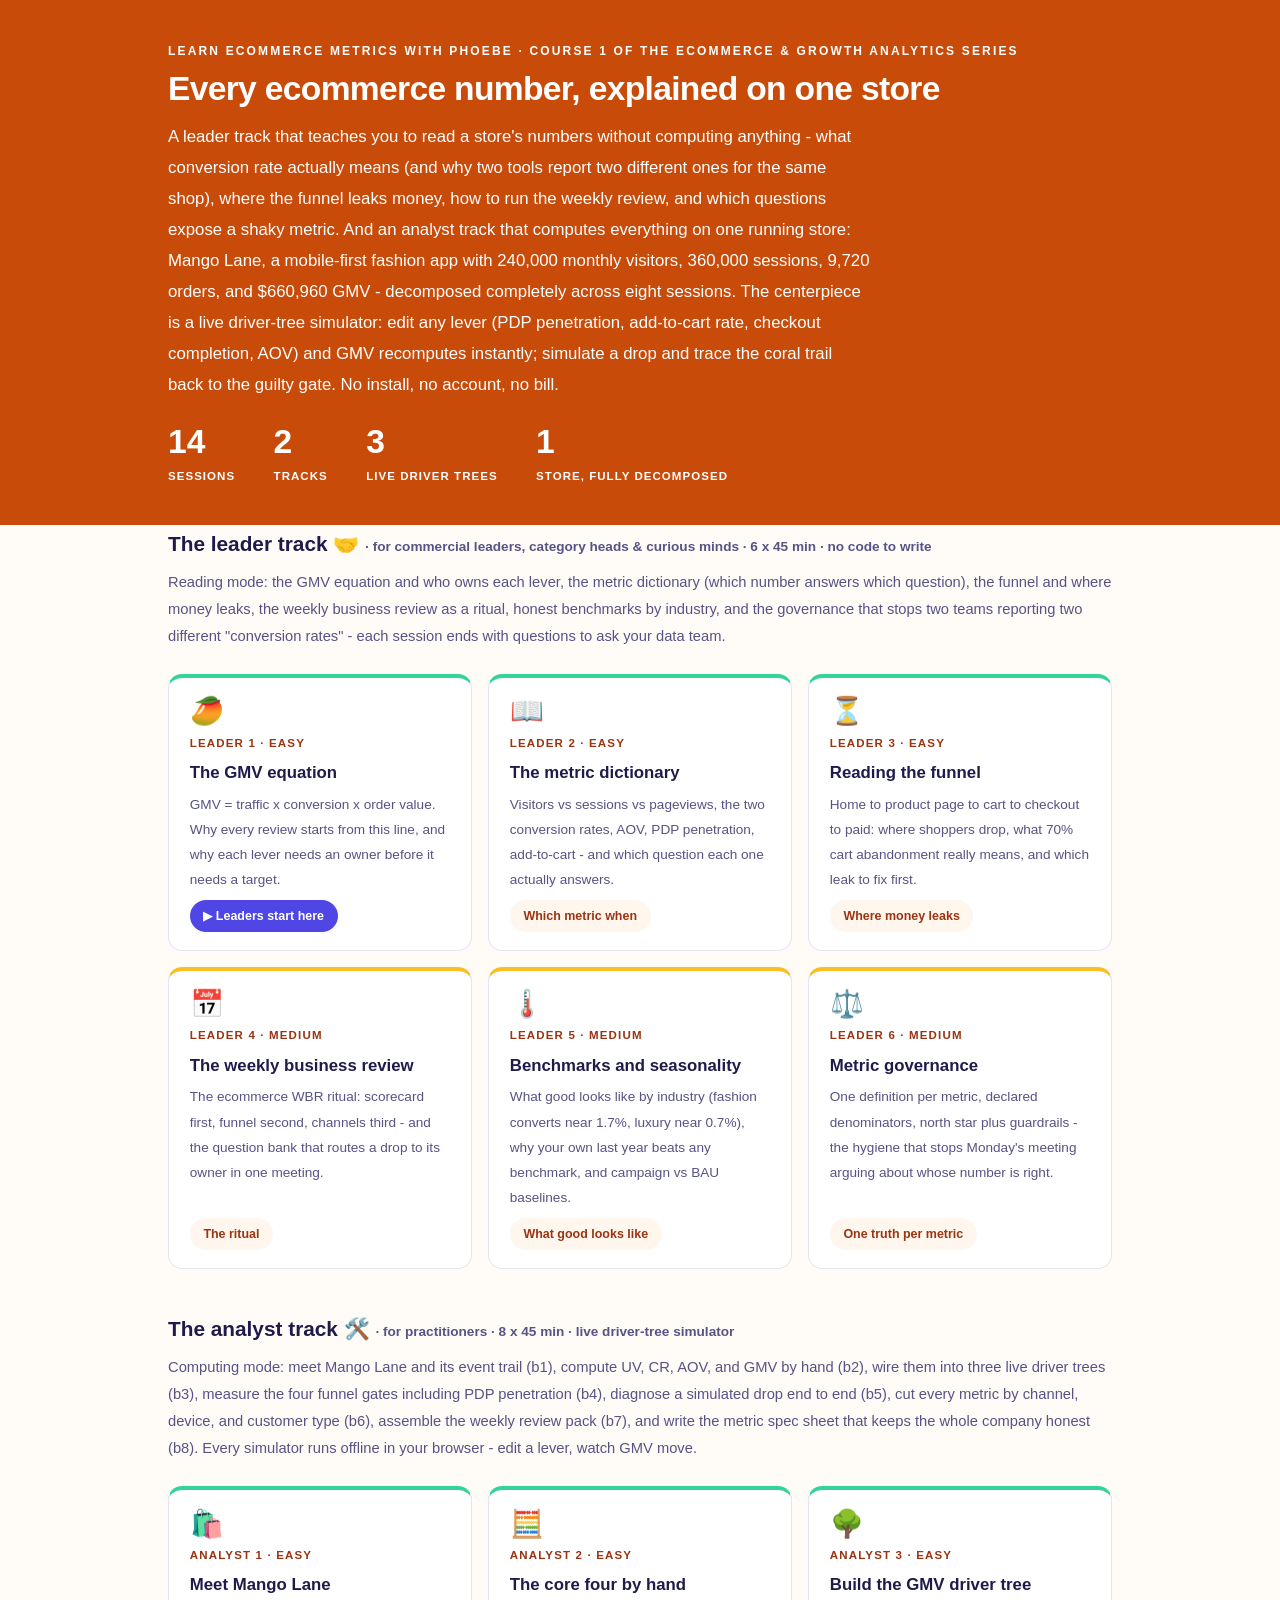
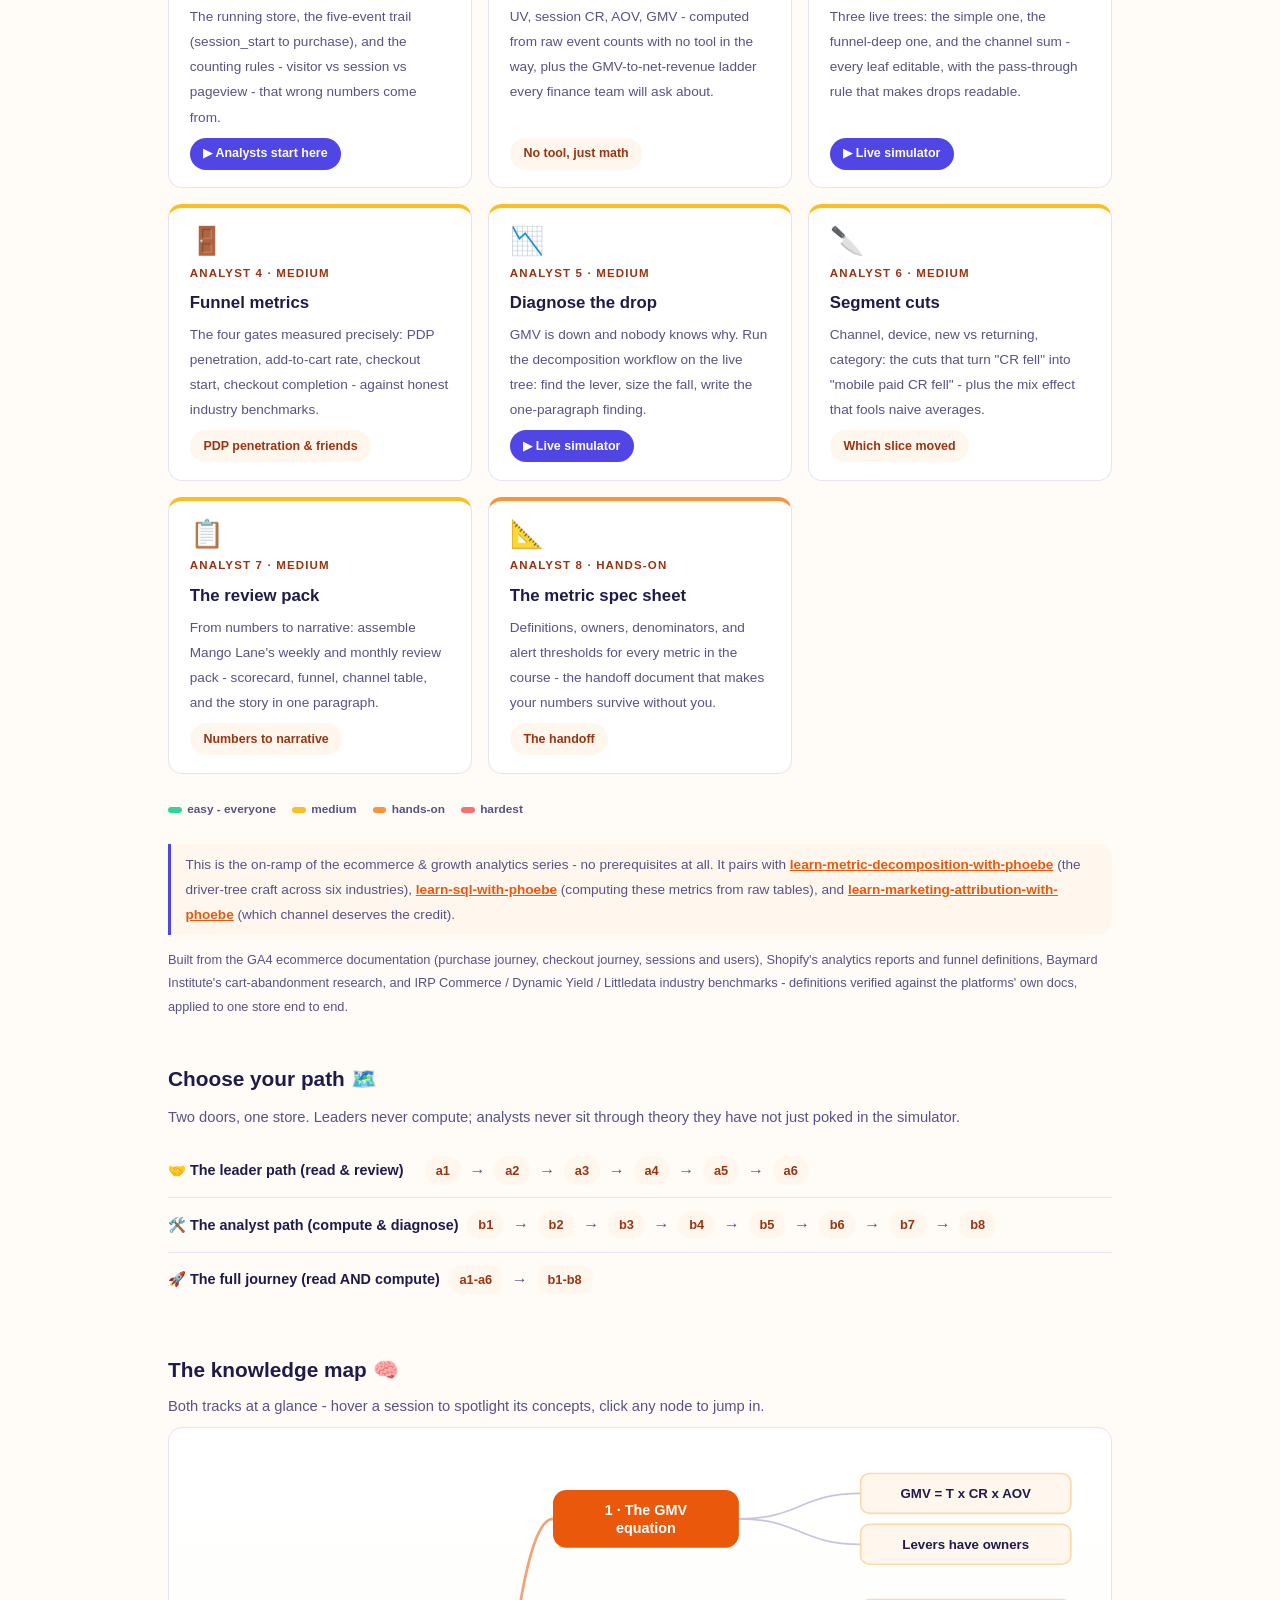
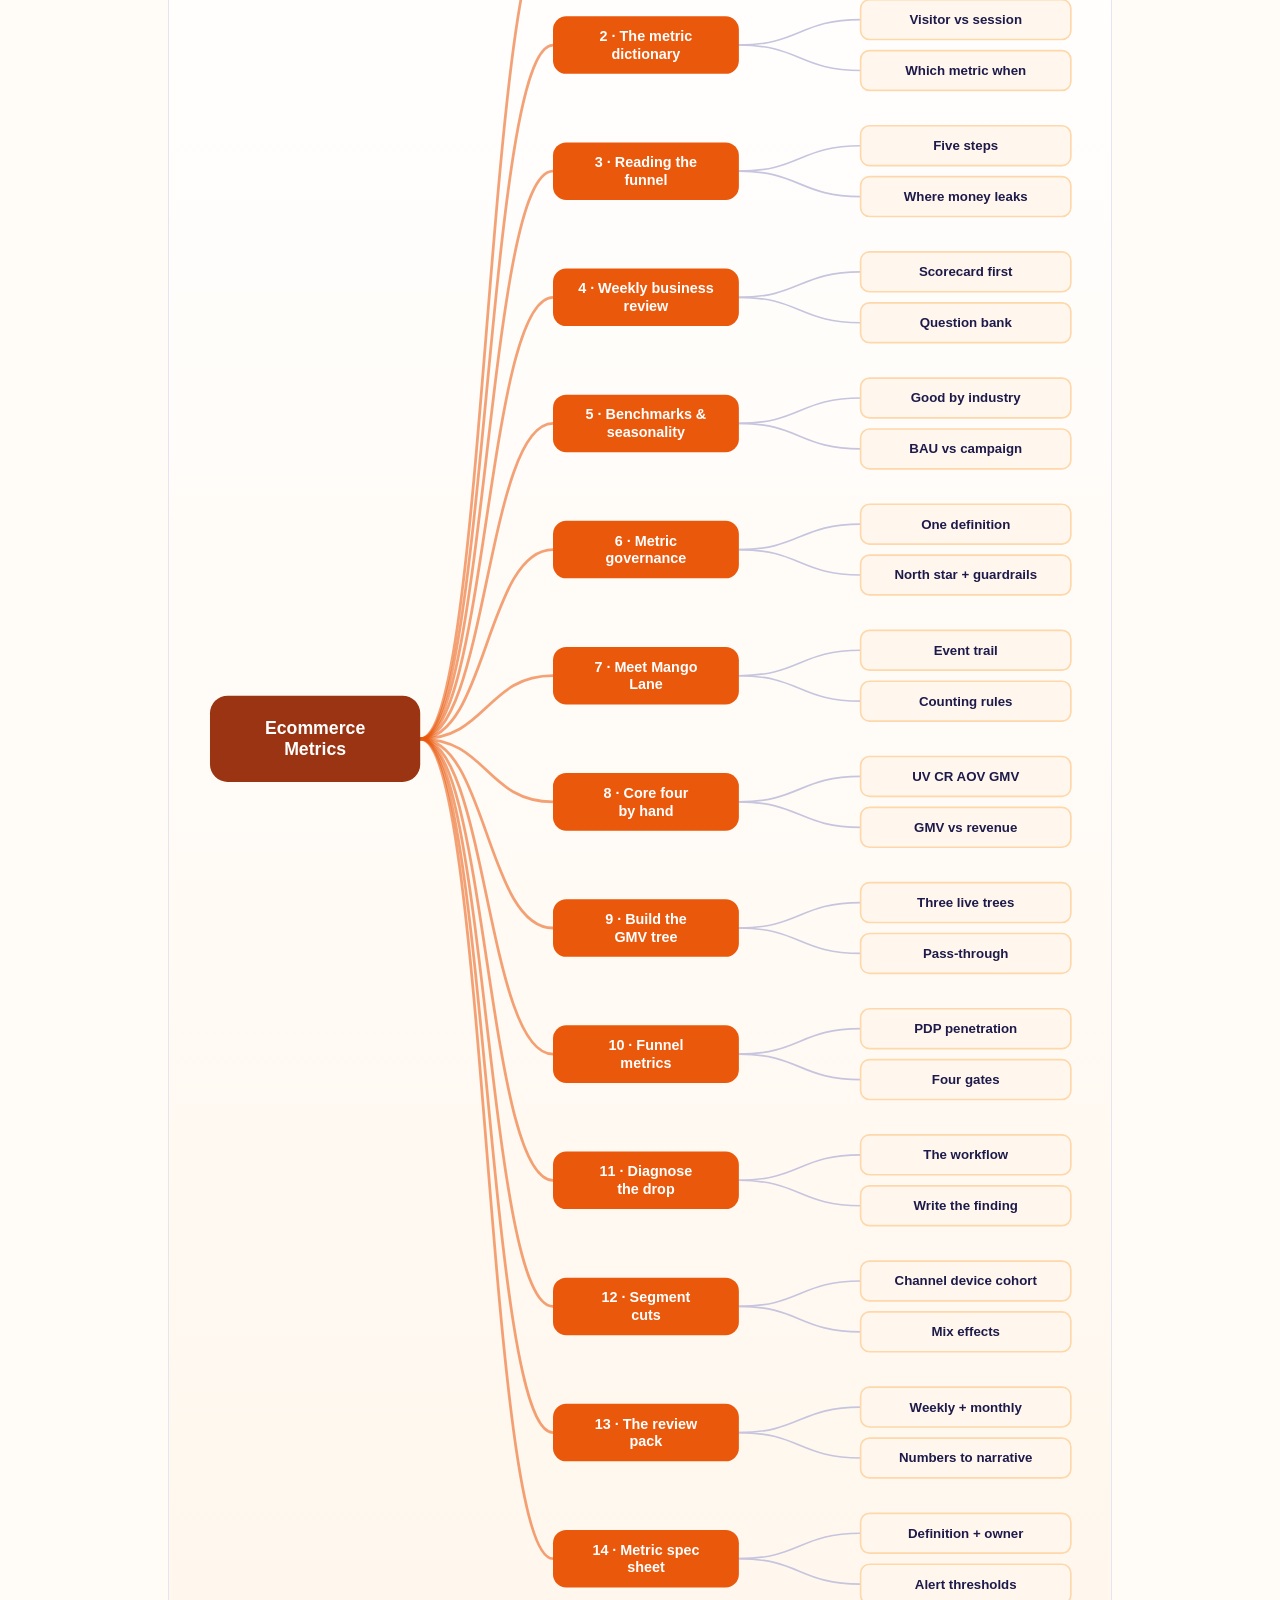
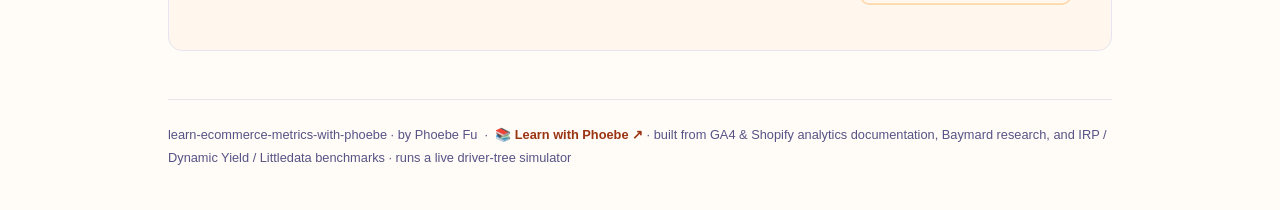
<file: index.html>
<!DOCTYPE html>
<html lang="en">
<head>
<meta charset="UTF-8">
<meta name="viewport" content="width=device-width, initial-scale=1.0">
<!-- social:start -->
<meta name="description" content="A leader track that teaches you to read a store&#x27;s numbers without computing anything - what conversion rate actually means (and why two tools report two different ones for the same shop), where...">
<meta property="og:type" content="article">
<meta property="og:site_name" content="Learn with Phoebe">
<meta property="og:title" content="learn ecommerce metrics with phoebe - a two-track course you run in your browser">
<meta property="og:description" content="A leader track that teaches you to read a store&#x27;s numbers without computing anything - what conversion rate actually means (and why two tools report two different ones for the same shop), where...">
<meta property="og:url" content="https://phoebefu6.github.io/learn-ecommerce-metrics-with-phoebe/">
<meta property="og:image" content="https://phoebefu6.github.io/learn-ecommerce-metrics-with-phoebe/assets/og-cover.png">
<meta property="og:image:width" content="1200">
<meta property="og:image:height" content="630">
<meta name="twitter:card" content="summary_large_image">
<meta name="twitter:title" content="learn ecommerce metrics with phoebe - a two-track course you run in your browser">
<meta name="twitter:description" content="A leader track that teaches you to read a store&#x27;s numbers without computing anything - what conversion rate actually means (and why two tools report two different ones for the same shop), where...">
<meta name="twitter:image" content="https://phoebefu6.github.io/learn-ecommerce-metrics-with-phoebe/assets/og-cover.png">
<!-- social:end -->
<title>learn ecommerce metrics with phoebe - a two-track course you run in your browser</title>
<link rel="stylesheet" href="assets/style.css?v=35">
<style>
  .stats-row { display: flex; gap: 2.4rem; margin-top: 1.5rem; flex-wrap: wrap; }
  .stat b { display: block; font-size: 2.1rem; font-weight: 800; line-height: 1.05; font-variant-numeric: tabular-nums; }
  .stat span { font-size: .72rem; opacity: 1; text-transform: uppercase; letter-spacing: .09em; font-weight: 600; }

  .course-grid { display: grid; grid-template-columns: repeat(auto-fit, minmax(17rem, 1fr)); gap: 1rem; margin-top: 1.5rem; }
  .course-card {
    border: 1px solid var(--hairline);
    border-top: 4px solid var(--diff, var(--indigo));
    border-radius: var(--radius);
    padding: 1.2rem 1.3rem 1.1rem;
    display: flex;
    flex-direction: column;
    gap: .5rem;
    text-decoration: none;
    color: var(--ink);
    background: #fff;
    transition: box-shadow .15s ease, border-color .15s ease, transform .15s ease;
    position: relative;
  }
  .course-card:hover { border-color: var(--indigo-soft); border-top-color: var(--diff, var(--indigo)); box-shadow: 0 8px 28px rgba(234,88,12,.14); transform: translateY(-3px); }
  .course-card .cicon { font-size: 1.7rem; line-height: 1; }
  .course-card .cnum { font-size: .72rem; font-weight: 700; color: var(--indigo); text-transform: uppercase; letter-spacing: .1em; }
  .course-card h3 { font-size: 1.05rem; font-weight: 800; line-height: 1.3; }
  .course-card p { font-size: .85rem; color: var(--muted); flex: 1; }
  .course-card .meta { display: flex; gap: .4rem; flex-wrap: wrap; }

  .diff-legend { display: flex; gap: 1rem; margin-top: 1.6rem; font-size: .74rem; color: var(--muted); font-weight: 600; flex-wrap: wrap; }
  .diff-legend i { display: inline-block; width: .85rem; height: .35rem; border-radius: 999px; margin-right: .35rem; vertical-align: middle; }

  .prereq-line { margin-top: 1.4rem; font-size: .85rem; color: var(--muted); border-left: 3px solid var(--amber); padding: .5rem .9rem; background: var(--indigo-50); border-radius: 0 var(--radius) var(--radius) 0; }
  .prereq-line a { color: var(--indigo); font-weight: 700; }
  .sources-line { margin-top: .8rem; font-size: .8rem; color: var(--muted); }

  .paths { margin-top: 2.6rem; }
  .paths h2 { font-size: 1.3rem; font-weight: 800; margin-bottom: .3rem; }
  .paths .plede { color: var(--muted); font-size: .92rem; margin-bottom: .8rem; }
  .path { display: flex; gap: .55rem; align-items: center; padding: .75rem 0; border-bottom: .5px solid var(--hairline); flex-wrap: wrap; }
  .path:last-child { border-bottom: none; }
  .path b { min-width: 15.5rem; font-size: .9rem; }
  .path .pstep { background: var(--indigo-50); color: var(--indigo-deep); border-radius: 999px; padding: .16rem .68rem; font-weight: 700; font-size: .8rem; text-decoration: none; transition: all .12s ease; }
  .path .pstep:hover { background: var(--indigo); color: #fff; }
  .path .parr { color: var(--muted); font-weight: 700; }

  .mm-section { margin-top: 1.6rem; }
  .mm-section h2 { font-size: 1.3rem; font-weight: 800; margin-bottom: .2rem; }
  .mm-section .mm-lede { color: var(--muted); font-size: .92rem; margin-bottom: .4rem; }
  .mm-wrap { border: 1px solid var(--hairline); border-radius: var(--radius); background: linear-gradient(180deg,#fff,#FFF7ED); padding: .6rem; overflow-x: auto; }
  .mm-svg { width: 100%; height: auto; display: block; max-width: 60rem; margin: 0 auto; min-width: 34rem; }
  .mm-link { cursor: pointer; text-decoration: none; }
  .mm-node rect { transition: opacity .15s ease, filter .15s ease; }
  .mm-node text { pointer-events: none; }
  .mm-link:hover .mm-node rect { filter: brightness(1.06); }
  .mm-edge { transition: opacity .15s ease; }
</style>
<style>/* contrast-patch-2 */ .cnum, .course-card .cnum, .paths a, .pagefoot a, .pstep, .path .pstep { color: var(--indigo-deep); }</style>
</head>
<body>

<header class="masthead">
  <div class="wrap">
    <div class="eyebrow">Learn Ecommerce Metrics with Phoebe · course 1 of the ecommerce &amp; growth analytics series</div>
    <h1>Every ecommerce number, explained on one store</h1>
    <p class="sub">A leader track that teaches you to read a store's numbers without computing anything - what conversion rate actually means (and why two tools report two different ones for the same shop), where the funnel leaks money, how to run the weekly review, and which questions expose a shaky metric. And an analyst track that computes everything on one running store: Mango Lane, a mobile-first fashion app with 240,000 monthly visitors, 360,000 sessions, 9,720 orders, and $660,960 GMV - decomposed completely across eight sessions. The centerpiece is a live driver-tree simulator: edit any lever (PDP penetration, add-to-cart rate, checkout completion, AOV) and GMV recomputes instantly; simulate a drop and trace the coral trail back to the guilty gate. No install, no account, no bill.</p>
    <div class="stats-row">
      <div class="stat"><b data-count="14">14</b><span>sessions</span></div>
      <div class="stat"><b data-count="2">2</b><span>tracks</span></div>
      <div class="stat"><b data-count="3">3</b><span>live driver trees</span></div>
      <div class="stat"><b data-count="1">1</b><span>store, fully decomposed</span></div>
    </div>
  </div>
</header>

<main class="wrap">

  <section class="section">
    <div class="paths" style="margin-top:0">
      <h2>The leader track 🤝 <span style="font-size:.85rem;font-weight:600;color:var(--muted)">· for commercial leaders, category heads &amp; curious minds · 6 x 45 min · no code to write</span></h2>
      <p class="plede">Reading mode: the GMV equation and who owns each lever, the metric dictionary (which number answers which question), the funnel and where money leaks, the weekly business review as a ritual, honest benchmarks by industry, and the governance that stops two teams reporting two different "conversion rates" - each session ends with questions to ask your data team.</p>
    </div>
    <div class="course-grid">
      <a class="course-card" href="courses/a1-the-gmv-equation.html" style="--diff:#34D399">
        <span class="cicon">🥭</span>
        <span class="cnum">Leader 1 · easy</span>
        <h3>The GMV equation</h3>
        <p>GMV = traffic x conversion x order value. Why every review starts from this line, and why each lever needs an owner before it needs a target.</p>
        <span class="meta"><span class="pill amber">▶ Leaders start here</span></span>
      </a>
      <a class="course-card" href="courses/a2-the-metric-dictionary.html" style="--diff:#34D399">
        <span class="cicon">📖</span>
        <span class="cnum">Leader 2 · easy</span>
        <h3>The metric dictionary</h3>
        <p>Visitors vs sessions vs pageviews, the two conversion rates, AOV, PDP penetration, add-to-cart - and which question each one actually answers.</p>
        <span class="meta"><span class="pill light">Which metric when</span></span>
      </a>
      <a class="course-card" href="courses/a3-reading-the-funnel.html" style="--diff:#34D399">
        <span class="cicon">⏳</span>
        <span class="cnum">Leader 3 · easy</span>
        <h3>Reading the funnel</h3>
        <p>Home to product page to cart to checkout to paid: where shoppers drop, what 70% cart abandonment really means, and which leak to fix first.</p>
        <span class="meta"><span class="pill light">Where money leaks</span></span>
      </a>
      <a class="course-card" href="courses/a4-weekly-business-review.html" style="--diff:#FBBF24">
        <span class="cicon">📅</span>
        <span class="cnum">Leader 4 · medium</span>
        <h3>The weekly business review</h3>
        <p>The ecommerce WBR ritual: scorecard first, funnel second, channels third - and the question bank that routes a drop to its owner in one meeting.</p>
        <span class="meta"><span class="pill light">The ritual</span></span>
      </a>
      <a class="course-card" href="courses/a5-benchmarks-and-seasonality.html" style="--diff:#FBBF24">
        <span class="cicon">🌡️</span>
        <span class="cnum">Leader 5 · medium</span>
        <h3>Benchmarks and seasonality</h3>
        <p>What good looks like by industry (fashion converts near 1.7%, luxury near 0.7%), why your own last year beats any benchmark, and campaign vs BAU baselines.</p>
        <span class="meta"><span class="pill light">What good looks like</span></span>
      </a>
      <a class="course-card" href="courses/a6-metric-governance.html" style="--diff:#FBBF24">
        <span class="cicon">⚖️</span>
        <span class="cnum">Leader 6 · medium</span>
        <h3>Metric governance</h3>
        <p>One definition per metric, declared denominators, north star plus guardrails - the hygiene that stops Monday's meeting arguing about whose number is right.</p>
        <span class="meta"><span class="pill light">One truth per metric</span></span>
      </a>
    </div>

    <div class="paths">
      <h2>The analyst track 🛠️ <span style="font-size:.85rem;font-weight:600;color:var(--muted)">· for practitioners · 8 x 45 min · live driver-tree simulator</span></h2>
      <p class="plede">Computing mode: meet Mango Lane and its event trail (b1), compute UV, CR, AOV, and GMV by hand (b2), wire them into three live driver trees (b3), measure the four funnel gates including PDP penetration (b4), diagnose a simulated drop end to end (b5), cut every metric by channel, device, and customer type (b6), assemble the weekly review pack (b7), and write the metric spec sheet that keeps the whole company honest (b8). Every simulator runs offline in your browser - edit a lever, watch GMV move.</p>
    </div>
    <div class="course-grid">
      <a class="course-card" href="courses/b1-meet-mango-lane.html" style="--diff:#34D399">
        <span class="cicon">🛍️</span>
        <span class="cnum">Analyst 1 · easy</span>
        <h3>Meet Mango Lane</h3>
        <p>The running store, the five-event trail (session_start to purchase), and the counting rules - visitor vs session vs pageview - that wrong numbers come from.</p>
        <span class="meta"><span class="pill amber">▶ Analysts start here</span></span>
      </a>
      <a class="course-card" href="courses/b2-core-four-by-hand.html" style="--diff:#34D399">
        <span class="cicon">🧮</span>
        <span class="cnum">Analyst 2 · easy</span>
        <h3>The core four by hand</h3>
        <p>UV, session CR, AOV, GMV - computed from raw event counts with no tool in the way, plus the GMV-to-net-revenue ladder every finance team will ask about.</p>
        <span class="meta"><span class="pill light">No tool, just math</span></span>
      </a>
      <a class="course-card" href="courses/b3-build-the-gmv-tree.html" style="--diff:#34D399">
        <span class="cicon">🌳</span>
        <span class="cnum">Analyst 3 · easy</span>
        <h3>Build the GMV driver tree</h3>
        <p>Three live trees: the simple one, the funnel-deep one, and the channel sum - every leaf editable, with the pass-through rule that makes drops readable.</p>
        <span class="meta"><span class="pill peach">▶ Live simulator</span></span>
      </a>
      <a class="course-card" href="courses/b4-funnel-metrics.html" style="--diff:#FBBF24">
        <span class="cicon">🚪</span>
        <span class="cnum">Analyst 4 · medium</span>
        <h3>Funnel metrics</h3>
        <p>The four gates measured precisely: PDP penetration, add-to-cart rate, checkout start, checkout completion - against honest industry benchmarks.</p>
        <span class="meta"><span class="pill light">PDP penetration &amp; friends</span></span>
      </a>
      <a class="course-card" href="courses/b5-diagnose-the-drop.html" style="--diff:#FBBF24">
        <span class="cicon">📉</span>
        <span class="cnum">Analyst 5 · medium</span>
        <h3>Diagnose the drop</h3>
        <p>GMV is down and nobody knows why. Run the decomposition workflow on the live tree: find the lever, size the fall, write the one-paragraph finding.</p>
        <span class="meta"><span class="pill peach">▶ Live simulator</span></span>
      </a>
      <a class="course-card" href="courses/b6-segment-cuts.html" style="--diff:#FBBF24">
        <span class="cicon">🔪</span>
        <span class="cnum">Analyst 6 · medium</span>
        <h3>Segment cuts</h3>
        <p>Channel, device, new vs returning, category: the cuts that turn "CR fell" into "mobile paid CR fell" - plus the mix effect that fools naive averages.</p>
        <span class="meta"><span class="pill light">Which slice moved</span></span>
      </a>
      <a class="course-card" href="courses/b7-the-review-pack.html" style="--diff:#FBBF24">
        <span class="cicon">📋</span>
        <span class="cnum">Analyst 7 · medium</span>
        <h3>The review pack</h3>
        <p>From numbers to narrative: assemble Mango Lane's weekly and monthly review pack - scorecard, funnel, channel table, and the story in one paragraph.</p>
        <span class="meta"><span class="pill light">Numbers to narrative</span></span>
      </a>
      <a class="course-card" href="courses/b8-metric-spec-sheet.html" style="--diff:#FB923C">
        <span class="cicon">📐</span>
        <span class="cnum">Analyst 8 · hands-on</span>
        <h3>The metric spec sheet</h3>
        <p>Definitions, owners, denominators, and alert thresholds for every metric in the course - the handoff document that makes your numbers survive without you.</p>
        <span class="meta"><span class="pill light">The handoff</span></span>
      </a>
    </div>
    <div class="diff-legend">
      <span><i style="background:#34D399"></i>easy - everyone</span>
      <span><i style="background:#FBBF24"></i>medium</span>
      <span><i style="background:#FB923C"></i>hands-on</span>
      <span><i style="background:#F87171"></i>hardest</span>
    </div>

    <p class="prereq-line">This is the on-ramp of the ecommerce &amp; growth analytics series - no prerequisites at all. It pairs with <a href="https://phoebefu6.github.io/learn-metric-decomposition-with-phoebe/">learn-metric-decomposition-with-phoebe</a> (the driver-tree craft across six industries), <a href="https://phoebefu6.github.io/learn-sql-with-phoebe/">learn-sql-with-phoebe</a> (computing these metrics from raw tables), and <a href="https://phoebefu6.github.io/learn-marketing-attribution-with-phoebe/">learn-marketing-attribution-with-phoebe</a> (which channel deserves the credit).</p>
    <p class="sources-line">Built from the GA4 ecommerce documentation (purchase journey, checkout journey, sessions and users), Shopify's analytics reports and funnel definitions, Baymard Institute's cart-abandonment research, and IRP Commerce / Dynamic Yield / Littledata industry benchmarks - definitions verified against the platforms' own docs, applied to one store end to end.</p>

    <div class="paths">
      <h2>Choose your path 🗺️</h2>
      <p class="plede">Two doors, one store. Leaders never compute; analysts never sit through theory they have not just poked in the simulator.</p>
      <div class="path"><b>🤝 The leader path (read &amp; review)</b>
        <a class="pstep" href="courses/a1-the-gmv-equation.html">a1</a><span class="parr">→</span>
        <a class="pstep" href="courses/a2-the-metric-dictionary.html">a2</a><span class="parr">→</span>
        <a class="pstep" href="courses/a3-reading-the-funnel.html">a3</a><span class="parr">→</span>
        <a class="pstep" href="courses/a4-weekly-business-review.html">a4</a><span class="parr">→</span>
        <a class="pstep" href="courses/a5-benchmarks-and-seasonality.html">a5</a><span class="parr">→</span>
        <a class="pstep" href="courses/a6-metric-governance.html">a6</a>
      </div>
      <div class="path"><b>🛠️ The analyst path (compute &amp; diagnose)</b>
        <a class="pstep" href="courses/b1-meet-mango-lane.html">b1</a><span class="parr">→</span>
        <a class="pstep" href="courses/b2-core-four-by-hand.html">b2</a><span class="parr">→</span>
        <a class="pstep" href="courses/b3-build-the-gmv-tree.html">b3</a><span class="parr">→</span>
        <a class="pstep" href="courses/b4-funnel-metrics.html">b4</a><span class="parr">→</span>
        <a class="pstep" href="courses/b5-diagnose-the-drop.html">b5</a><span class="parr">→</span>
        <a class="pstep" href="courses/b6-segment-cuts.html">b6</a><span class="parr">→</span>
        <a class="pstep" href="courses/b7-the-review-pack.html">b7</a><span class="parr">→</span>
        <a class="pstep" href="courses/b8-metric-spec-sheet.html">b8</a>
      </div>
      <div class="path"><b>🚀 The full journey (read AND compute)</b>
        <a class="pstep" href="courses/a1-the-gmv-equation.html">a1-a6</a><span class="parr">→</span>
        <a class="pstep" href="courses/b1-meet-mango-lane.html">b1-b8</a>
      </div>
    </div>
  </section>

  <section class="section mm-section">
    <h2>The knowledge map 🧠</h2>
    <p class="mm-lede">Both tracks at a glance - hover a session to spotlight its concepts, click any node to jump in.</p>
    <div class="mm-wrap"><div id="mindmap"></div></div>
  </section>

  <footer class="pagefoot">
    <span>learn-ecommerce-metrics-with-phoebe · by Phoebe Fu &nbsp;·&nbsp; 📚 <a href="https://phoebefu6.github.io/learn-with-phoebe/">Learn with Phoebe ↗</a> · built from GA4 &amp; Shopify analytics documentation, Baymard research, and IRP / Dynamic Yield / Littledata benchmarks · runs a live driver-tree simulator</span>
  </footer>
</main>

<script>
window.MINDMAP_DATA = {
  title: "Ecommerce\nMetrics",
  centerColor: "#9A3412",
  sessions: [
    { label: "The GMV\nequation", href: "courses/a1-the-gmv-equation.html", color: "#34D399",
      concepts: [
        { label: "GMV = T x CR x AOV", href: "courses/a1-the-gmv-equation.html" },
        { label: "Levers have owners", href: "courses/a1-the-gmv-equation.html" } ] },
    { label: "The metric\ndictionary", href: "courses/a2-the-metric-dictionary.html", color: "#34D399",
      concepts: [
        { label: "Visitor vs session", href: "courses/a2-the-metric-dictionary.html" },
        { label: "Which metric when", href: "courses/a2-the-metric-dictionary.html" } ] },
    { label: "Reading the\nfunnel", href: "courses/a3-reading-the-funnel.html", color: "#34D399",
      concepts: [
        { label: "Five steps", href: "courses/a3-reading-the-funnel.html" },
        { label: "Where money leaks", href: "courses/a3-reading-the-funnel.html" } ] },
    { label: "Weekly business\nreview", href: "courses/a4-weekly-business-review.html", color: "#FBBF24",
      concepts: [
        { label: "Scorecard first", href: "courses/a4-weekly-business-review.html" },
        { label: "Question bank", href: "courses/a4-weekly-business-review.html" } ] },
    { label: "Benchmarks &\nseasonality", href: "courses/a5-benchmarks-and-seasonality.html", color: "#FBBF24",
      concepts: [
        { label: "Good by industry", href: "courses/a5-benchmarks-and-seasonality.html" },
        { label: "BAU vs campaign", href: "courses/a5-benchmarks-and-seasonality.html" } ] },
    { label: "Metric\ngovernance", href: "courses/a6-metric-governance.html", color: "#FBBF24",
      concepts: [
        { label: "One definition", href: "courses/a6-metric-governance.html" },
        { label: "North star + guardrails", href: "courses/a6-metric-governance.html" } ] },
    { label: "Meet Mango\nLane", href: "courses/b1-meet-mango-lane.html", color: "#34D399",
      concepts: [
        { label: "Event trail", href: "courses/b1-meet-mango-lane.html" },
        { label: "Counting rules", href: "courses/b1-meet-mango-lane.html" } ] },
    { label: "Core four\nby hand", href: "courses/b2-core-four-by-hand.html", color: "#34D399",
      concepts: [
        { label: "UV CR AOV GMV", href: "courses/b2-core-four-by-hand.html" },
        { label: "GMV vs revenue", href: "courses/b2-core-four-by-hand.html" } ] },
    { label: "Build the\nGMV tree", href: "courses/b3-build-the-gmv-tree.html", color: "#34D399",
      concepts: [
        { label: "Three live trees", href: "courses/b3-build-the-gmv-tree.html" },
        { label: "Pass-through", href: "courses/b3-build-the-gmv-tree.html" } ] },
    { label: "Funnel\nmetrics", href: "courses/b4-funnel-metrics.html", color: "#FBBF24",
      concepts: [
        { label: "PDP penetration", href: "courses/b4-funnel-metrics.html" },
        { label: "Four gates", href: "courses/b4-funnel-metrics.html" } ] },
    { label: "Diagnose\nthe drop", href: "courses/b5-diagnose-the-drop.html", color: "#FBBF24",
      concepts: [
        { label: "The workflow", href: "courses/b5-diagnose-the-drop.html" },
        { label: "Write the finding", href: "courses/b5-diagnose-the-drop.html" } ] },
    { label: "Segment\ncuts", href: "courses/b6-segment-cuts.html", color: "#FBBF24",
      concepts: [
        { label: "Channel device cohort", href: "courses/b6-segment-cuts.html" },
        { label: "Mix effects", href: "courses/b6-segment-cuts.html" } ] },
    { label: "The review\npack", href: "courses/b7-the-review-pack.html", color: "#FBBF24",
      concepts: [
        { label: "Weekly + monthly", href: "courses/b7-the-review-pack.html" },
        { label: "Numbers to narrative", href: "courses/b7-the-review-pack.html" } ] },
    { label: "Metric spec\nsheet", href: "courses/b8-metric-spec-sheet.html", color: "#FB923C",
      concepts: [
        { label: "Definition + owner", href: "courses/b8-metric-spec-sheet.html" },
        { label: "Alert thresholds", href: "courses/b8-metric-spec-sheet.html" } ] }
  ]
};
</script>
<script src="assets/mindmap.js?v=6"></script>
<script src="assets/app.js?v=32"></script>
</body>
</html>
</file>
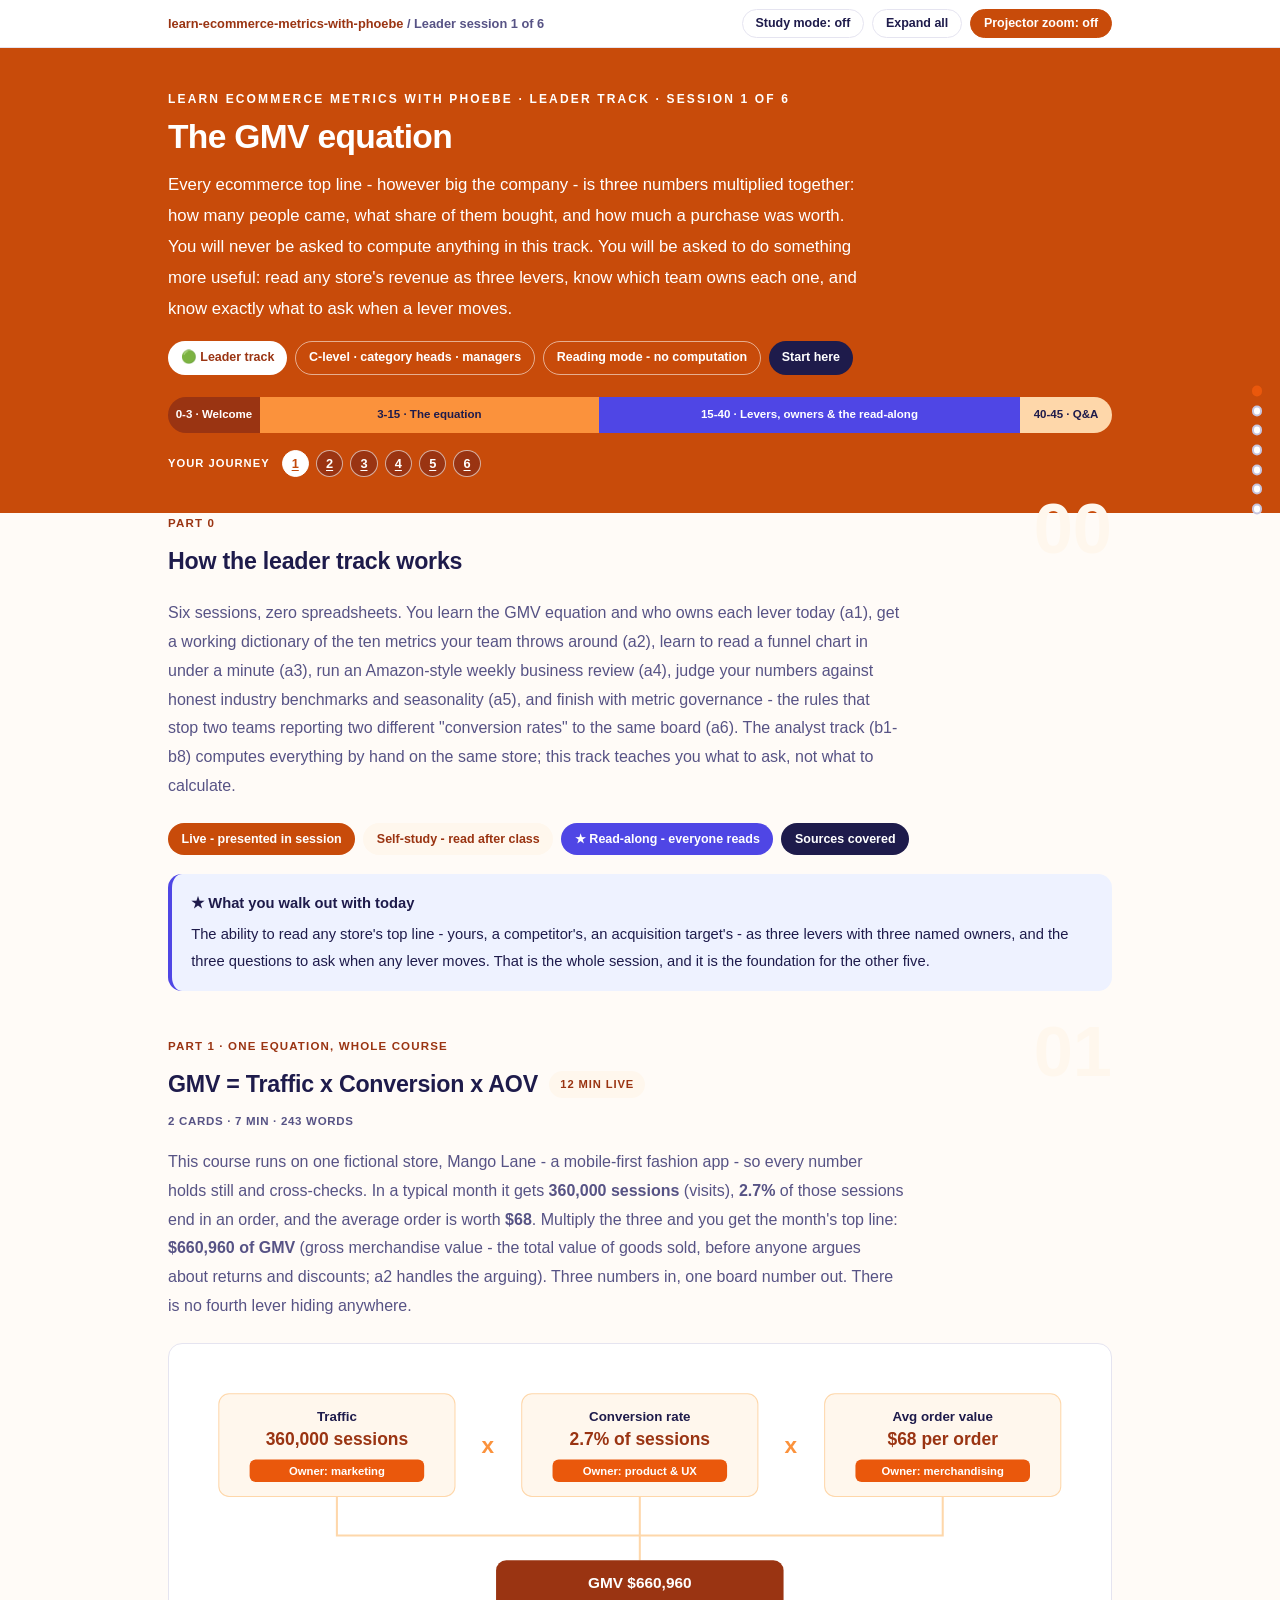
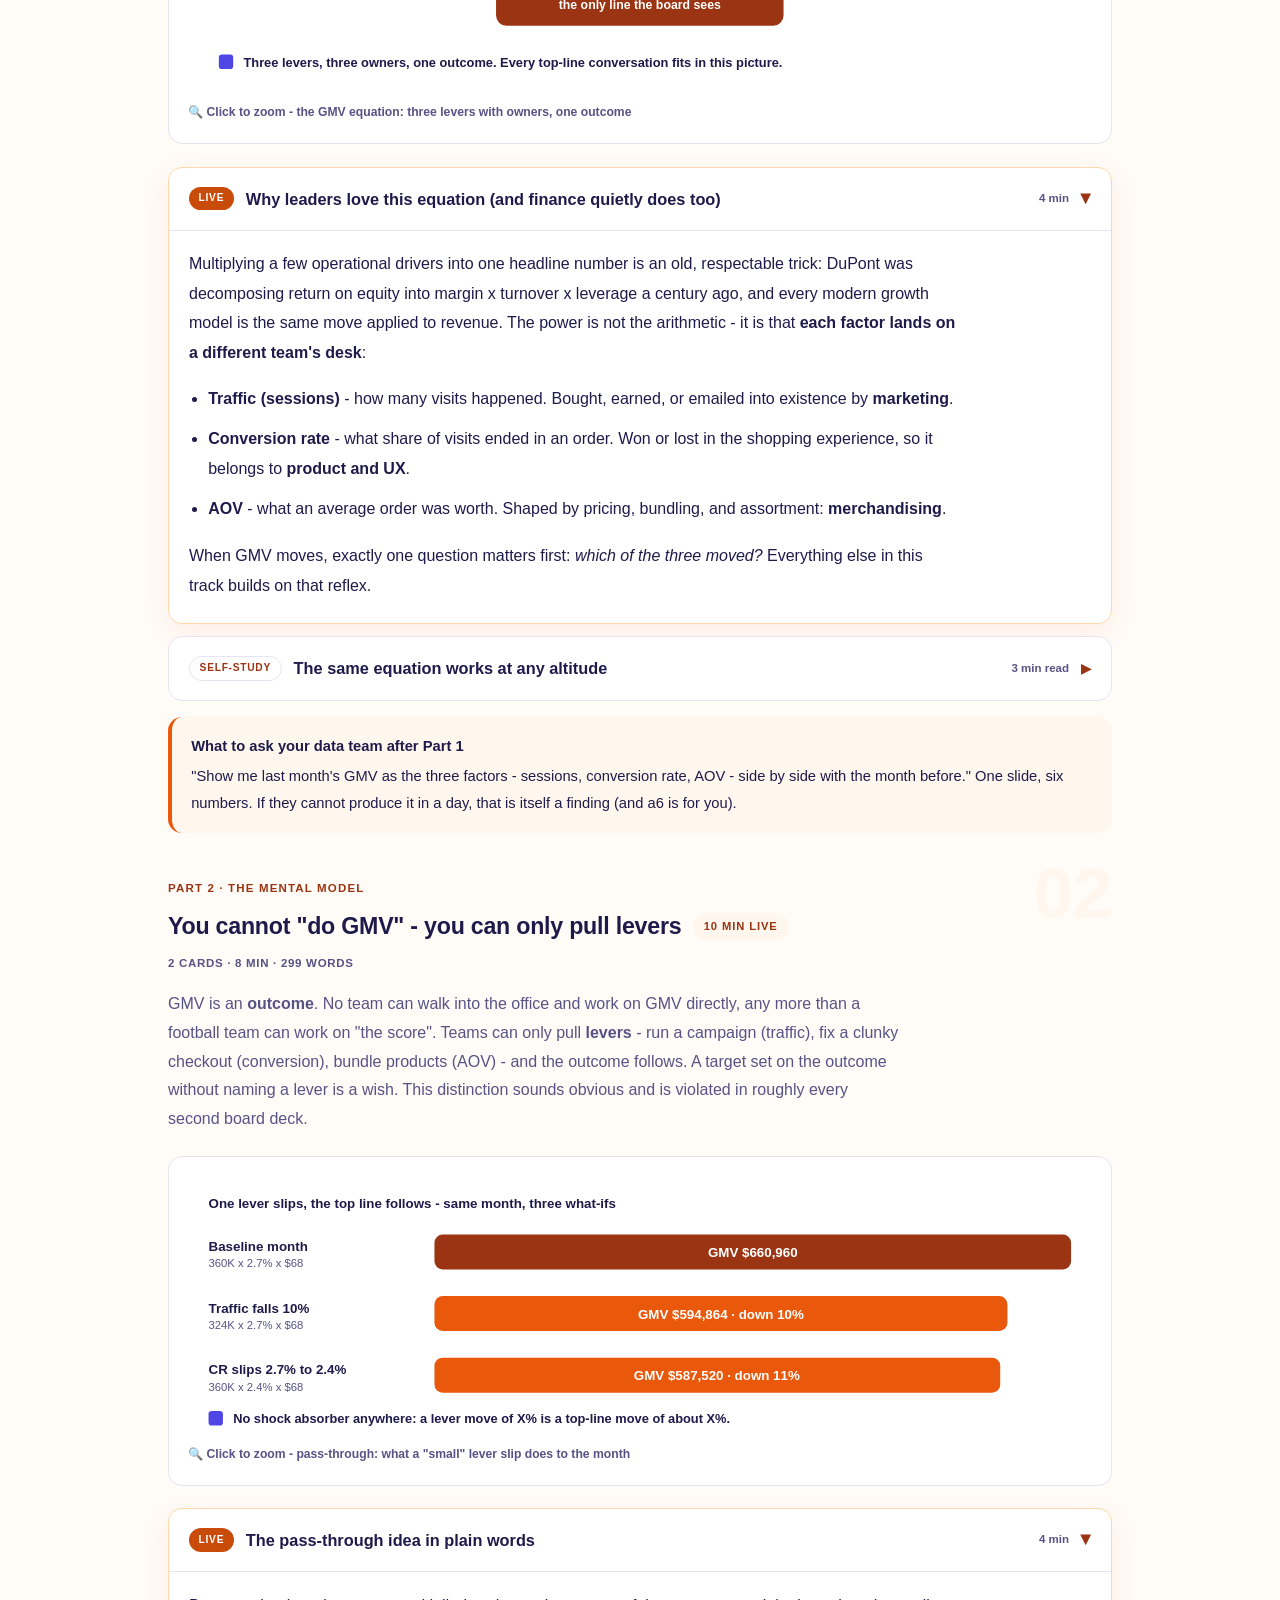
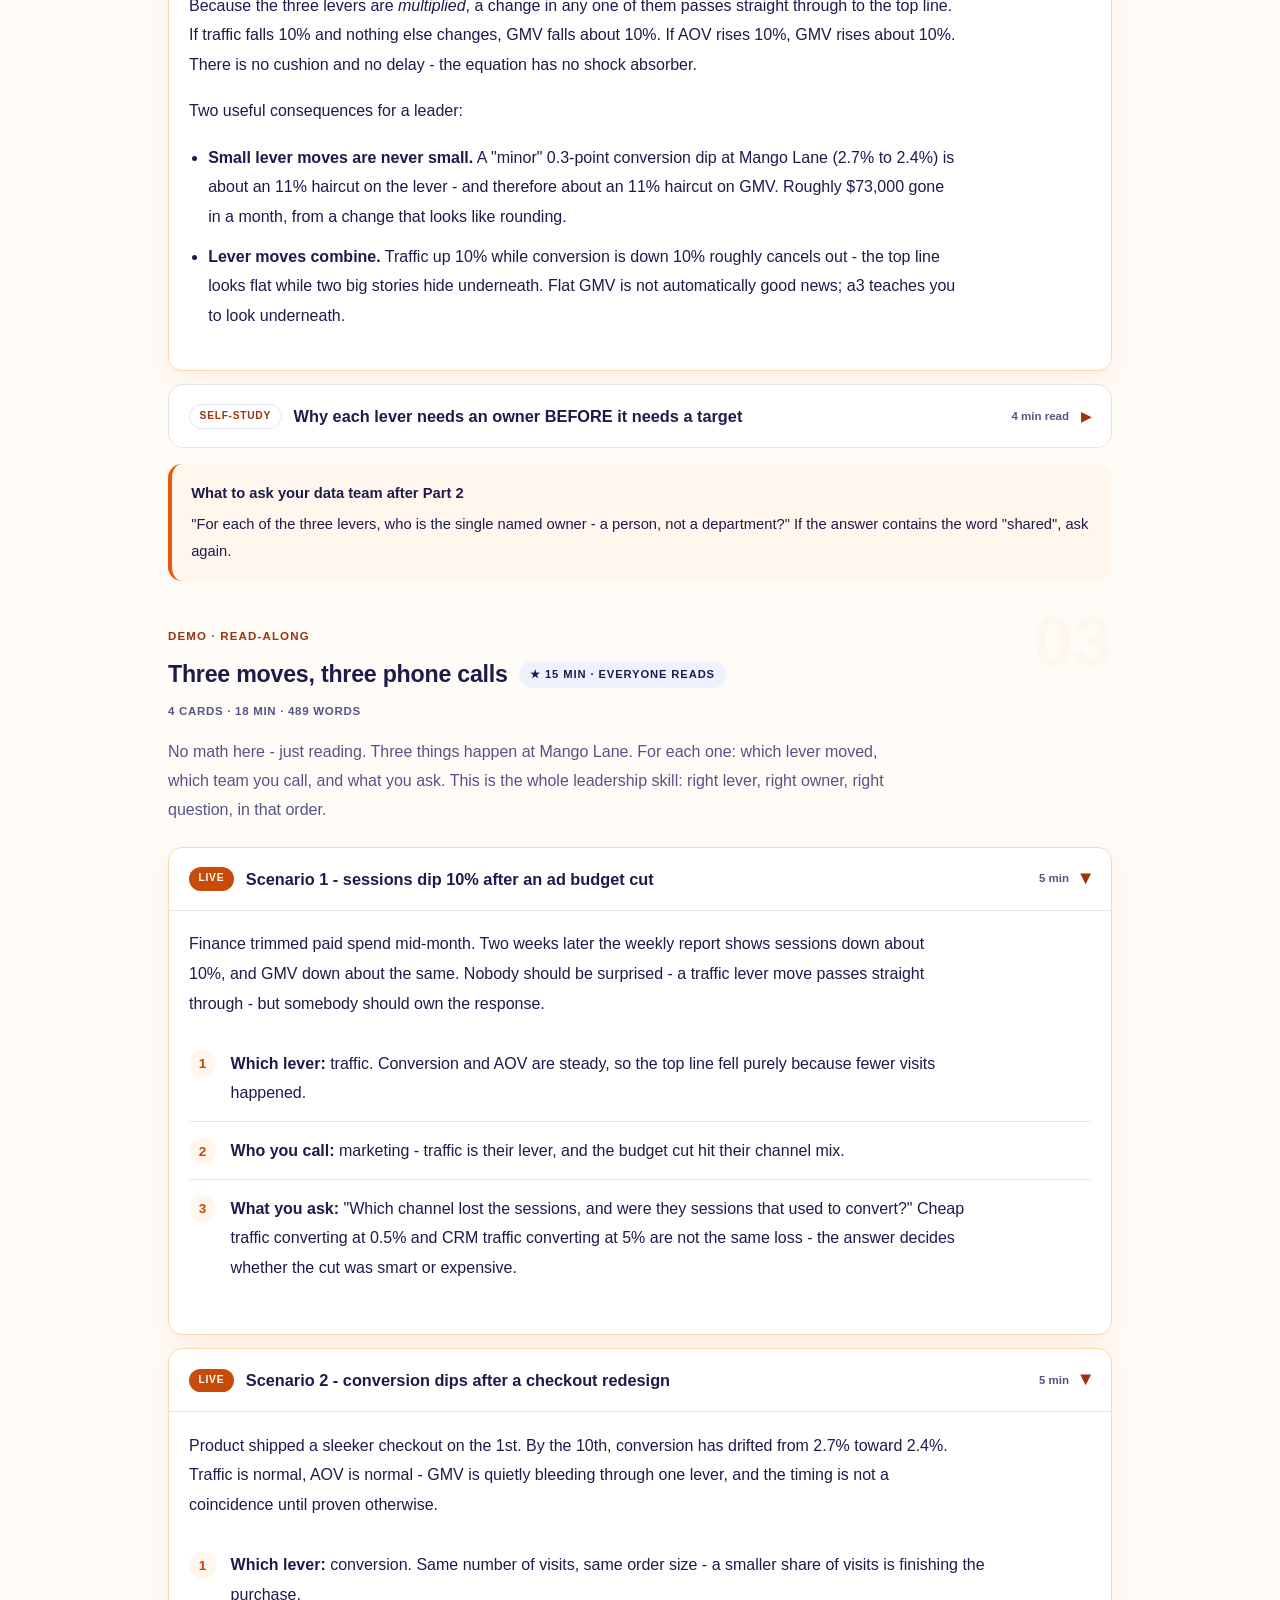
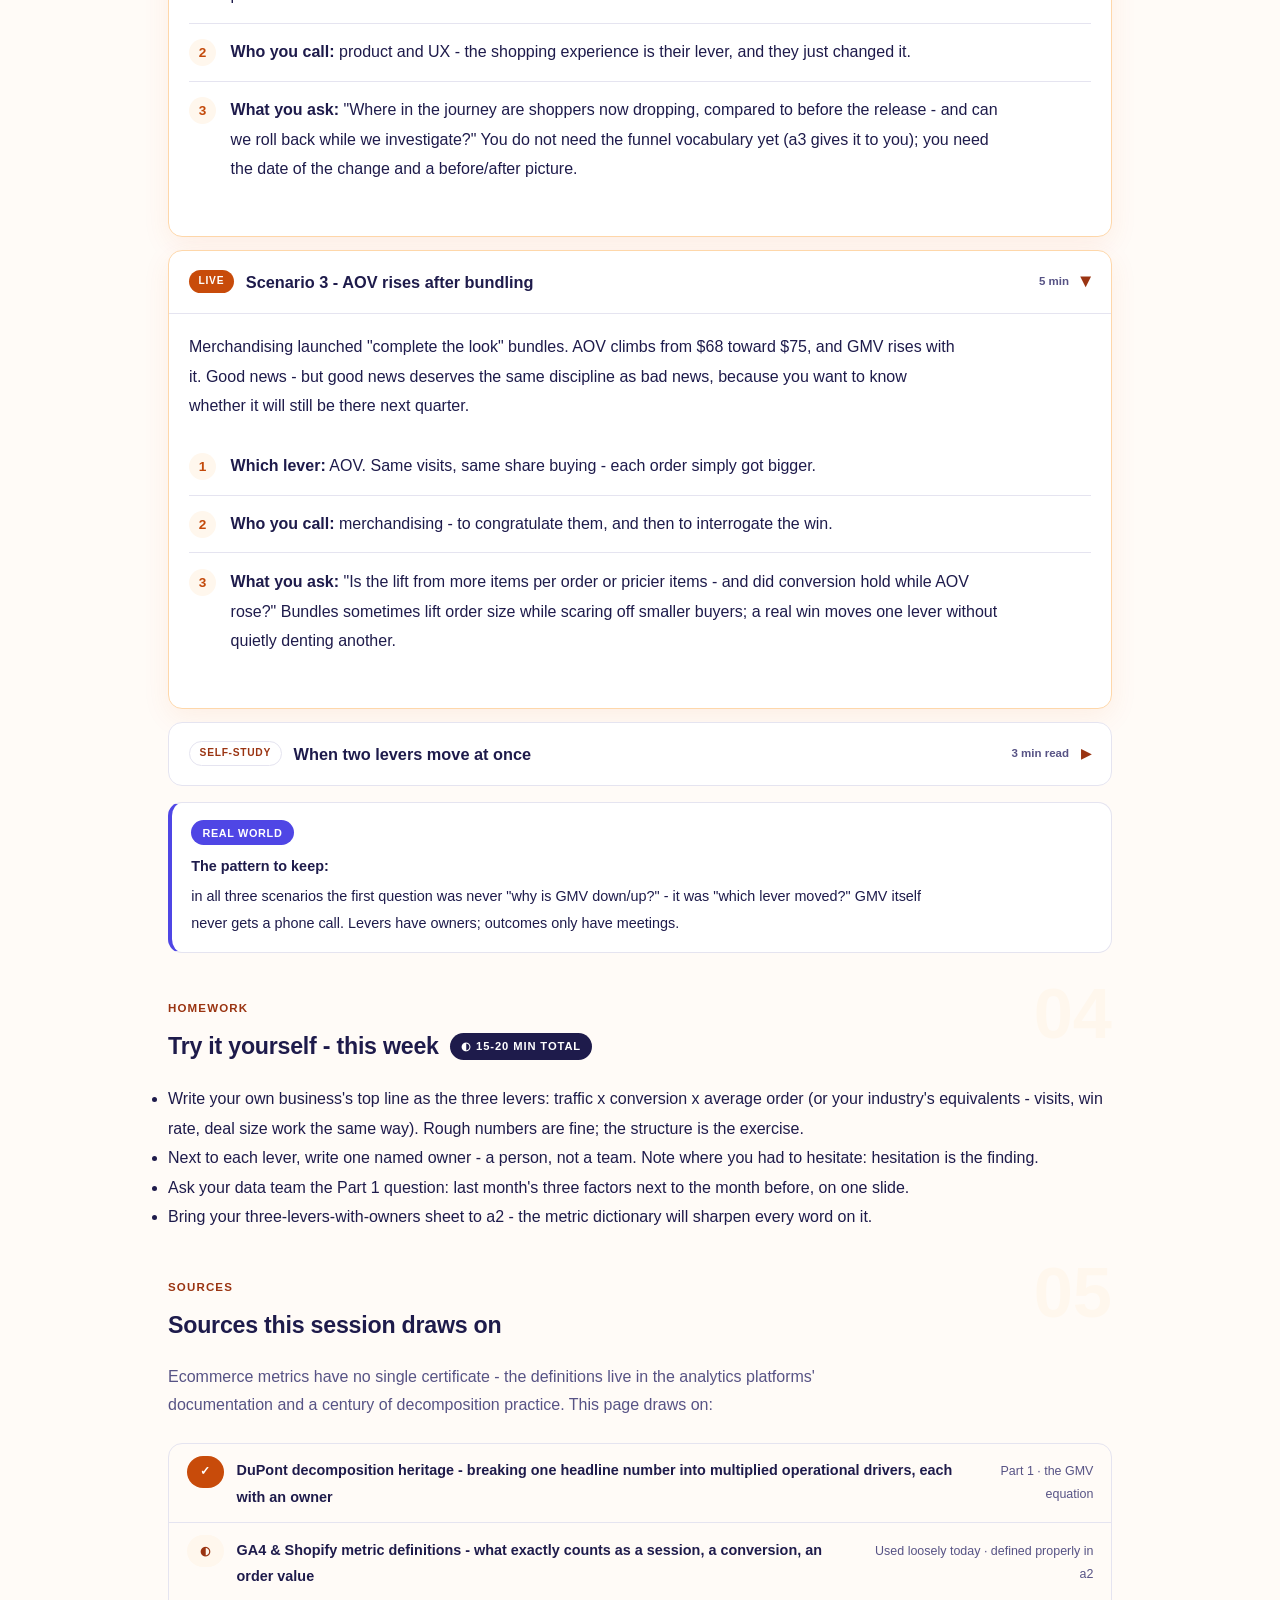
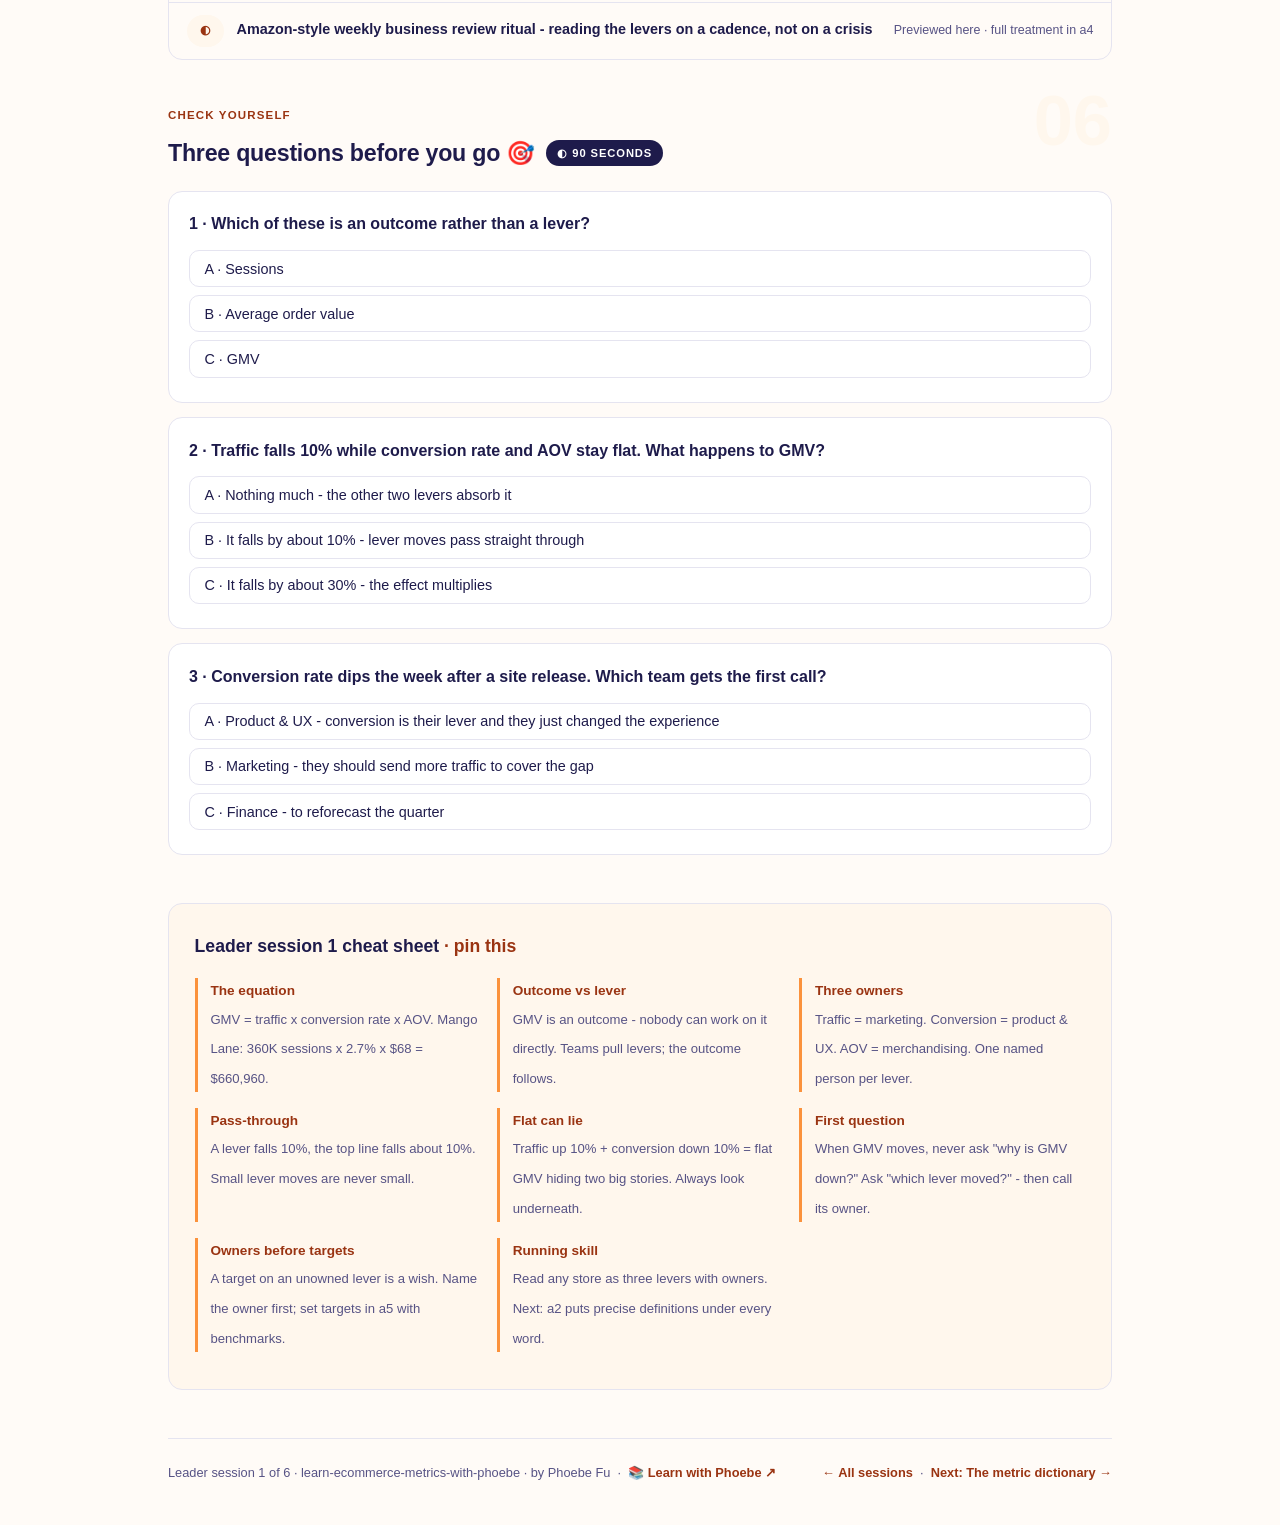
<file: courses/a1-the-gmv-equation.html>
<!DOCTYPE html>
<html lang="en">
<head>
<meta charset="UTF-8">
<meta name="viewport" content="width=device-width, initial-scale=1.0">
<!-- social:start -->
<meta name="description" content="Leader session 1 of 6. Six sessions, zero spreadsheets. You learn the GMV equation and who owns each lever today (a1), get a working dictionary of the ten metrics your team throws around (a2), learn...">
<meta property="og:type" content="article">
<meta property="og:site_name" content="Learn with Phoebe">
<meta property="og:title" content="The GMV equation - learn ecommerce metrics with phoebe">
<meta property="og:description" content="Leader session 1 of 6. Six sessions, zero spreadsheets. You learn the GMV equation and who owns each lever today (a1), get a working dictionary of the ten metrics your team throws around (a2), learn...">
<meta property="og:url" content="https://phoebefu6.github.io/learn-ecommerce-metrics-with-phoebe/courses/a1-the-gmv-equation.html">
<meta property="og:image" content="https://phoebefu6.github.io/learn-ecommerce-metrics-with-phoebe/assets/og-cover.png">
<meta property="og:image:width" content="1200">
<meta property="og:image:height" content="630">
<meta name="twitter:card" content="summary_large_image">
<meta name="twitter:title" content="The GMV equation - learn ecommerce metrics with phoebe">
<meta name="twitter:description" content="Leader session 1 of 6. Six sessions, zero spreadsheets. You learn the GMV equation and who owns each lever today (a1), get a working dictionary of the ten metrics your team throws around (a2), learn...">
<meta name="twitter:image" content="https://phoebefu6.github.io/learn-ecommerce-metrics-with-phoebe/assets/og-cover.png">
<!-- social:end -->
<title>Leader session 1 · The GMV equation - learn ecommerce metrics with phoebe</title>
<link rel="stylesheet" href="../assets/style.css?v=34">
</head>
<body>

<div class="toolbar">
  <div class="wrap">
    <span class="crumb"><a href="../index.html">learn-ecommerce-metrics-with-phoebe</a> / Leader session 1 of 6</span>
    <button class="btn" id="toggle-all" type="button">Expand all</button>
    <button class="btn primary" id="zoom-toggle" type="button">Projector zoom: off</button>
  </div>
</div>

<header class="masthead">
  <div class="wrap">
    <div class="eyebrow">Learn Ecommerce Metrics with Phoebe · Leader track · Session 1 of 6</div>
    <h1>The <span class="accent">GMV equation</span></h1>
    <p class="sub">Every ecommerce top line - however big the company - is three numbers multiplied together: how many people came, what share of them bought, and how much a purchase was worth. You will never be asked to compute anything in this track. You will be asked to do something more useful: read any store's revenue as three levers, know which team owns each one, and know exactly what to ask when a lever moves.</p>
    <div class="chip-row">
      <span class="chip level">🟢 Leader track</span>
      <span class="chip audience">C-level · category heads · managers</span>
      <span class="chip audience">Reading mode - no computation</span>
      <span class="chip time">Start here</span>
    </div>
    <div class="agenda">
      <span class="a1" style="flex:1">0-3 · Welcome</span>
      <span class="a2" style="flex:4">3-15 · The equation</span>
      <span class="a3" style="flex:5">15-40 · Levers, owners &amp; the read-along</span>
      <span class="a4" style="flex:1">40-45 · Q&amp;A</span>
    </div>
  </div>
</header>

<main class="wrap">

  <!-- ============ INTRO ============ -->
  <section class="section" id="intro">
    <div class="section-kicker">
      <span class="klabel">Part 0</span>
      <h2>How the leader track works</h2>
    </div>
    <p class="lede">Six sessions, zero spreadsheets. You learn the GMV equation and who owns each lever today (a1), get a working dictionary of the ten metrics your team throws around (a2), learn to read a funnel chart in under a minute (a3), run an Amazon-style weekly business review (a4), judge your numbers against honest industry benchmarks and seasonality (a5), and finish with metric governance - the rules that stop two teams reporting two different "conversion rates" to the same board (a6). The analyst track (b1-b8) computes everything by hand on the same store; this track teaches you what to ask, not what to calculate.</p>
    <div class="legend">
      <span class="pill solid">Live - presented in session</span>
      <span class="pill light">Self-study - read after class</span>
      <span class="pill peach">★ Read-along - everyone reads</span>
      <span class="pill inkpill">Sources covered</span>
    </div>
    <div class="callout win">
      <strong>★ What you walk out with today</strong>
      The ability to read any store's top line - yours, a competitor's, an acquisition target's - as three levers with three named owners, and the three questions to ask when any lever moves. That is the whole session, and it is the foundation for the other five.
    </div>
  </section>

  <!-- ============ PART 1: THE EQUATION ============ -->
  <section class="section" id="equation">
    <div class="section-kicker">
      <span class="klabel">Part 1 · one equation, whole course</span>
      <h2>GMV = Traffic x Conversion x AOV <span class="tag concept">12 min live</span></h2>
    </div>
    <p class="lede">This course runs on one fictional store, Mango Lane - a mobile-first fashion app - so every number holds still and cross-checks. In a typical month it gets <strong>360,000 sessions</strong> (visits), <strong>2.7%</strong> of those sessions end in an order, and the average order is worth <strong>$68</strong>. Multiply the three and you get the month's top line: <strong>$660,960 of GMV</strong> (gross merchandise value - the total value of goods sold, before anyone argues about returns and discounts; a2 handles the arguing). Three numbers in, one board number out. There is no fourth lever hiding anywhere.</p>

    <figure class="zoomable">
      <svg viewBox="0 0 880 320" xmlns="http://www.w3.org/2000/svg" role="img" aria-label="The GMV equation: traffic times conversion times AOV, each lever with its owning team, feeding the GMV total">
        <style>
          .gqT { font: 800 15px Inter, sans-serif; fill: #FFFFFF; }
          .gqH { font: 700 13px Inter, sans-serif; fill: #1E1B4B; }
          .gqV { font: 800 17px Inter, sans-serif; fill: #9A3412; }
          .gqC { font: 400 11px Inter, sans-serif; fill: #575385; }
          .gqO { font: 700 11px Inter, sans-serif; fill: #FFFFFF; }
          .gqX { font: 800 22px Inter, sans-serif; fill: #FB923C; }
          .gqN { font: 600 12.5px Inter, sans-serif; fill: #1E1B4B; }
          .gqLine { stroke: #FED7AA; stroke-width: 2; fill: none; }
        </style>

        <rect x="30" y="30" width="230" height="100" rx="10" fill="#FFF7ED" stroke="#FED7AA"/>
        <text class="gqH" x="145" y="56" text-anchor="middle">Traffic</text>
        <text class="gqV" x="145" y="80" text-anchor="middle">360,000 sessions</text>
        <rect x="60" y="94" width="170" height="22" rx="6" fill="#EA580C"/>
        <text class="gqO" x="145" y="109" text-anchor="middle">Owner: marketing</text>

        <text class="gqX" x="292" y="88" text-anchor="middle">x</text>

        <rect x="325" y="30" width="230" height="100" rx="10" fill="#FFF7ED" stroke="#FED7AA"/>
        <text class="gqH" x="440" y="56" text-anchor="middle">Conversion rate</text>
        <text class="gqV" x="440" y="80" text-anchor="middle">2.7% of sessions</text>
        <rect x="355" y="94" width="170" height="22" rx="6" fill="#EA580C"/>
        <text class="gqO" x="440" y="109" text-anchor="middle">Owner: product &amp; UX</text>

        <text class="gqX" x="587" y="88" text-anchor="middle">x</text>

        <rect x="620" y="30" width="230" height="100" rx="10" fill="#FFF7ED" stroke="#FED7AA"/>
        <text class="gqH" x="735" y="56" text-anchor="middle">Avg order value</text>
        <text class="gqV" x="735" y="80" text-anchor="middle">$68 per order</text>
        <rect x="650" y="94" width="170" height="22" rx="6" fill="#EA580C"/>
        <text class="gqO" x="735" y="109" text-anchor="middle">Owner: merchandising</text>

        <path class="gqLine" d="M145,130 L145,168 L440,168 M440,130 L440,192 M735,130 L735,168 L440,168"/>

        <rect x="300" y="192" width="280" height="64" rx="10" fill="#9A3412"/>
        <text class="gqT" x="440" y="219" text-anchor="middle">GMV $660,960</text>
        <text class="gqT" x="440" y="240" text-anchor="middle" style="font-size:12px">the only line the board sees</text>

        <rect x="30" y="284" width="14" height="14" rx="3" fill="#4F46E5"/>
        <text class="gqN" x="54" y="296">Three levers, three owners, one outcome. Every top-line conversation fits in this picture.</text>
      </svg>
      <figcaption>🔍 Click to zoom - the GMV equation: three levers with owners, one outcome</figcaption>
    </figure>

    <details class="card" open>
      <summary><span class="mode live">Live</span>Why leaders love this equation (and finance quietly does too)<span class="mini">4 min</span><span class="caret">▶</span></summary>
      <div class="body">
        <p>Multiplying a few operational drivers into one headline number is an old, respectable trick: DuPont was decomposing return on equity into margin x turnover x leverage a century ago, and every modern growth model is the same move applied to revenue. The power is not the arithmetic - it is that <strong>each factor lands on a different team's desk</strong>:</p>
        <ul>
          <li><strong>Traffic (sessions)</strong> - how many visits happened. Bought, earned, or emailed into existence by <strong>marketing</strong>.</li>
          <li><strong>Conversion rate</strong> - what share of visits ended in an order. Won or lost in the shopping experience, so it belongs to <strong>product and UX</strong>.</li>
          <li><strong>AOV</strong> - what an average order was worth. Shaped by pricing, bundling, and assortment: <strong>merchandising</strong>.</li>
        </ul>
        <p>When GMV moves, exactly one question matters first: <em>which of the three moved?</em> Everything else in this track builds on that reflex.</p>
      </div>
    </details>

    <details class="card">
      <summary><span class="mode self">Self-study</span>The same equation works at any altitude<span class="mini">3 min read</span><span class="caret">▶</span></summary>
      <div class="body">
        <p>Traffic x conversion x AOV is not just a whole-company view - it holds for any slice you point it at. Each of Mango Lane's four channels has its own three levers and its own mini-GMV:</p>
        <ul>
          <li><strong>Organic</strong> - $264,384 (40% of GMV)</li>
          <li><strong>Paid</strong> - $198,288 (30%)</li>
          <li><strong>CRM (email &amp; push)</strong> - $132,192 (20%)</li>
          <li><strong>Social</strong> - $66,096 (10%)</li>
        </ul>
        <p>The same is true per category, per country, per campaign. When a leader asks "why is paid underperforming?", the answer is always the same three-lever read, one altitude down. The analyst track's b6 (segment cuts) computes these slices; you just need to know they exist and sum to the total.</p>
      </div>
    </details>

    <div class="callout tip">
      <strong>What to ask your data team after Part 1</strong>
      "Show me last month's GMV as the three factors - sessions, conversion rate, AOV - side by side with the month before." One slide, six numbers. If they cannot produce it in a day, that is itself a finding (and a6 is for you).
    </div>
  </section>

  <!-- ============ PART 2: OUTCOME VS LEVER ============ -->
  <section class="section" id="levers">
    <div class="section-kicker">
      <span class="klabel">Part 2 · the mental model</span>
      <h2>You cannot "do GMV" - you can only pull levers <span class="tag concept">10 min live</span></h2>
    </div>
    <p class="lede">GMV is an <strong>outcome</strong>. No team can walk into the office and work on GMV directly, any more than a football team can work on "the score". Teams can only pull <strong>levers</strong> - run a campaign (traffic), fix a clunky checkout (conversion), bundle products (AOV) - and the outcome follows. A target set on the outcome without naming a lever is a wish. This distinction sounds obvious and is violated in roughly every second board deck.</p>

    <figure class="zoomable">
      <svg viewBox="0 0 880 250" xmlns="http://www.w3.org/2000/svg" role="img" aria-label="Pass-through: a ten percent drop in one lever produces roughly a ten percent drop in GMV">
        <style>
          .ptH { font: 700 13px Inter, sans-serif; fill: #1E1B4B; }
          .ptB { font: 800 13px Inter, sans-serif; fill: #FFFFFF; }
          .ptC { font: 400 11px Inter, sans-serif; fill: #575385; }
          .ptN { font: 600 12.5px Inter, sans-serif; fill: #1E1B4B; }
        </style>
        <text class="ptH" x="20" y="30">One lever slips, the top line follows - same month, three what-ifs</text>

        <text class="ptH" x="20" y="72">Baseline month</text>
        <text class="ptC" x="20" y="88">360K x 2.7% x $68</text>
        <rect x="240" y="56" width="620" height="34" rx="8" fill="#9A3412"/>
        <text class="ptB" x="550" y="78" text-anchor="middle">GMV $660,960</text>

        <text class="ptH" x="20" y="132">Traffic falls 10%</text>
        <text class="ptC" x="20" y="148">324K x 2.7% x $68</text>
        <rect x="240" y="116" width="558" height="34" rx="8" fill="#EA580C"/>
        <text class="ptB" x="519" y="138" text-anchor="middle">GMV $594,864 · down 10%</text>

        <text class="ptH" x="20" y="192">CR slips 2.7% to 2.4%</text>
        <text class="ptC" x="20" y="208">360K x 2.4% x $68</text>
        <rect x="240" y="176" width="551" height="34" rx="8" fill="#EA580C"/>
        <text class="ptB" x="515" y="198" text-anchor="middle">GMV $587,520 · down 11%</text>

        <rect x="20" y="228" width="14" height="14" rx="3" fill="#4F46E5"/>
        <text class="ptN" x="44" y="240">No shock absorber anywhere: a lever move of X% is a top-line move of about X%.</text>
      </svg>
      <figcaption>🔍 Click to zoom - pass-through: what a "small" lever slip does to the month</figcaption>
    </figure>

    <details class="card" open>
      <summary><span class="mode live">Live</span>The pass-through idea in plain words<span class="mini">4 min</span><span class="caret">▶</span></summary>
      <div class="body">
        <p>Because the three levers are <em>multiplied</em>, a change in any one of them passes straight through to the top line. If traffic falls 10% and nothing else changes, GMV falls about 10%. If AOV rises 10%, GMV rises about 10%. There is no cushion and no delay - the equation has no shock absorber.</p>
        <p>Two useful consequences for a leader:</p>
        <ul>
          <li><strong>Small lever moves are never small.</strong> A "minor" 0.3-point conversion dip at Mango Lane (2.7% to 2.4%) is about an 11% haircut on the lever - and therefore about an 11% haircut on GMV. Roughly $73,000 gone in a month, from a change that looks like rounding.</li>
          <li><strong>Lever moves combine.</strong> Traffic up 10% while conversion is down 10% roughly cancels out - the top line looks flat while two big stories hide underneath. Flat GMV is not automatically good news; a3 teaches you to look underneath.</li>
        </ul>
      </div>
    </details>

    <details class="card">
      <summary><span class="mode self">Self-study</span>Why each lever needs an owner BEFORE it needs a target<span class="mini">4 min read</span><span class="caret">▶</span></summary>
      <div class="body">
        <p>The natural instinct is to set targets first: "conversion to 3% by Q3." But a target on an unowned lever produces a predictable failure mode - when it slips, the review meeting becomes an archaeology dig into whose fault it was, and every team has a plausible alibi (marketing blames site speed, product blames traffic quality, both are sometimes right).</p>
        <p>Ownership first reverses the dynamic:</p>
        <ul>
          <li><strong>An owner watches the lever weekly</strong> - so a dip is caught in days, not discovered at quarter end.</li>
          <li><strong>An owner can explain a move</strong> - "conversion dipped because the new checkout shipped Tuesday" is only available from someone who owns the number and the roadmap behind it.</li>
          <li><strong>Only then does a target mean anything</strong> - a target is a promise, and promises need a person attached.</li>
        </ul>
        <p>Your homework today is exactly this: levers and owners, no targets yet. Targets come in a5 when you can see benchmarks.</p>
      </div>
    </details>

    <div class="callout tip">
      <strong>What to ask your data team after Part 2</strong>
      "For each of the three levers, who is the single named owner - a person, not a department?" If the answer contains the word "shared", ask again.
    </div>
  </section>

  <!-- ============ DEMO: READ-ALONG ============ -->
  <section class="section" id="readalong">
    <div class="section-kicker">
      <span class="klabel">Demo · read-along</span>
      <h2>Three moves, three phone calls <span class="tag demo">★ 15 min · everyone reads</span></h2>
    </div>
    <p class="lede">No math here - just reading. Three things happen at Mango Lane. For each one: which lever moved, which team you call, and what you ask. This is the whole leadership skill: right lever, right owner, right question, in that order.</p>

    <details class="card" open>
      <summary><span class="mode live">Live</span>Scenario 1 - sessions dip 10% after an ad budget cut<span class="mini">5 min</span><span class="caret">▶</span></summary>
      <div class="body">
        <p>Finance trimmed paid spend mid-month. Two weeks later the weekly report shows sessions down about 10%, and GMV down about the same. Nobody should be surprised - a traffic lever move passes straight through - but somebody should own the response.</p>
        <div class="steps">
          <div class="step"><p><strong>Which lever:</strong> traffic. Conversion and AOV are steady, so the top line fell purely because fewer visits happened.</p></div>
          <div class="step"><p><strong>Who you call:</strong> marketing - traffic is their lever, and the budget cut hit their channel mix.</p></div>
          <div class="step"><p><strong>What you ask:</strong> "Which channel lost the sessions, and were they sessions that used to convert?" Cheap traffic converting at 0.5% and CRM traffic converting at 5% are not the same loss - the answer decides whether the cut was smart or expensive.</p></div>
        </div>
      </div>
    </details>

    <details class="card" open>
      <summary><span class="mode live">Live</span>Scenario 2 - conversion dips after a checkout redesign<span class="mini">5 min</span><span class="caret">▶</span></summary>
      <div class="body">
        <p>Product shipped a sleeker checkout on the 1st. By the 10th, conversion has drifted from 2.7% toward 2.4%. Traffic is normal, AOV is normal - GMV is quietly bleeding through one lever, and the timing is not a coincidence until proven otherwise.</p>
        <div class="steps">
          <div class="step"><p><strong>Which lever:</strong> conversion. Same number of visits, same order size - a smaller share of visits is finishing the purchase.</p></div>
          <div class="step"><p><strong>Who you call:</strong> product and UX - the shopping experience is their lever, and they just changed it.</p></div>
          <div class="step"><p><strong>What you ask:</strong> "Where in the journey are shoppers now dropping, compared to before the release - and can we roll back while we investigate?" You do not need the funnel vocabulary yet (a3 gives it to you); you need the date of the change and a before/after picture.</p></div>
        </div>
      </div>
    </details>

    <details class="card" open>
      <summary><span class="mode live">Live</span>Scenario 3 - AOV rises after bundling<span class="mini">5 min</span><span class="caret">▶</span></summary>
      <div class="body">
        <p>Merchandising launched "complete the look" bundles. AOV climbs from $68 toward $75, and GMV rises with it. Good news - but good news deserves the same discipline as bad news, because you want to know whether it will still be there next quarter.</p>
        <div class="steps">
          <div class="step"><p><strong>Which lever:</strong> AOV. Same visits, same share buying - each order simply got bigger.</p></div>
          <div class="step"><p><strong>Who you call:</strong> merchandising - to congratulate them, and then to interrogate the win.</p></div>
          <div class="step"><p><strong>What you ask:</strong> "Is the lift from more items per order or pricier items - and did conversion hold while AOV rose?" Bundles sometimes lift order size while scaring off smaller buyers; a real win moves one lever without quietly denting another.</p></div>
        </div>
      </div>
    </details>

    <details class="card">
      <summary><span class="mode self">Self-study</span>When two levers move at once<span class="mini">3 min read</span><span class="caret">▶</span></summary>
      <div class="body">
        <p>Real months are rarely as clean as the three scenarios above. A sale event typically pushes traffic and conversion up while pulling AOV down; an ad cut pulls traffic down while conversion drifts up (the remaining visitors are the keen ones). Two habits keep multi-lever months readable:</p>
        <ul>
          <li><strong>Ask for all three levers every time, even when the answer seems obvious.</strong> The lever nobody mentioned is where surprises hide.</li>
          <li><strong>Ask which lever moved <em>because of us</em> and which moved on its own.</strong> A deliberate trade (discount lowers AOV, lifts conversion) is strategy; the same picture arriving uninvited is a problem.</li>
        </ul>
        <p>a3 gives you the funnel view that makes multi-lever months quick to read, and a4 puts the reading on a weekly rhythm so no lever drifts unwatched for long.</p>
      </div>
    </details>

    <div class="callout example">
      <span class="ex-pill">Real world</span>
      <p><strong>The pattern to keep:</strong> in all three scenarios the first question was never "why is GMV down/up?" - it was "which lever moved?" GMV itself never gets a phone call. Levers have owners; outcomes only have meetings.</p>
    </div>
  </section>

  <!-- ============ HOMEWORK ============ -->
  <section class="section" id="exercise">
    <div class="section-kicker">
      <span class="klabel">Homework</span>
      <h2>Try it yourself - this week <span class="tag exercise">◐ 15-20 min total</span></h2>
    </div>
    <ul>
      <li>Write your own business's top line as the three levers: traffic x conversion x average order (or your industry's equivalents - visits, win rate, deal size work the same way). Rough numbers are fine; the structure is the exercise.</li>
      <li>Next to each lever, write one named owner - a person, not a team. Note where you had to hesitate: hesitation is the finding.</li>
      <li>Ask your data team the Part 1 question: last month's three factors next to the month before, on one slide.</li>
      <li>Bring your three-levers-with-owners sheet to a2 - the metric dictionary will sharpen every word on it.</li>
    </ul>
  </section>

  <!-- ============ SOURCES ============ -->
  <section class="section" id="official">
    <div class="section-kicker">
      <span class="klabel">Sources</span>
      <h2>Sources this session draws on</h2>
    </div>
    <p class="lede">Ecommerce metrics have no single certificate - the definitions live in the analytics platforms' documentation and a century of decomposition practice. This page draws on:</p>
    <div class="covered">
      <div class="covered-row"><span class="status pill solid">✓</span><span class="name">DuPont decomposition heritage - breaking one headline number into multiplied operational drivers, each with an owner</span><span class="note">Part 1 · the GMV equation</span></div>
      <div class="covered-row"><span class="status pill light">◐</span><span class="name">GA4 &amp; Shopify metric definitions - what exactly counts as a session, a conversion, an order value</span><span class="note">Used loosely today · defined properly in a2</span></div>
      <div class="covered-row"><span class="status pill light">◐</span><span class="name">Amazon-style weekly business review ritual - reading the levers on a cadence, not on a crisis</span><span class="note">Previewed here · full treatment in a4</span></div>
    </div>
  </section>

  <!-- ============ QUIZ ============ -->
  <section class="section" id="quiz">
    <div class="section-kicker">
      <span class="klabel">Check yourself</span>
      <h2>Three questions before you go 🎯 <span class="tag exercise">◐ 90 seconds</span></h2>
    </div>
    <div class="quiz-q" data-answer="2">
      <p class="qtext">1 · Which of these is an outcome rather than a lever?</p>
      <button class="qopt" type="button">A · Sessions</button>
      <button class="qopt" type="button">B · Average order value</button>
      <button class="qopt" type="button">C · GMV</button>
      <p class="qwhy">GMV is the result of the three levers multiplied - no team can work on it directly. Sessions, conversion rate, and AOV are the levers teams actually pull.</p>
    </div>
    <div class="quiz-q" data-answer="1">
      <p class="qtext">2 · Traffic falls 10% while conversion rate and AOV stay flat. What happens to GMV?</p>
      <button class="qopt" type="button">A · Nothing much - the other two levers absorb it</button>
      <button class="qopt" type="button">B · It falls by about 10% - lever moves pass straight through</button>
      <button class="qopt" type="button">C · It falls by about 30% - the effect multiplies</button>
      <p class="qwhy">The levers are multiplied, so a 10% drop in one factor (with the others flat) is about a 10% drop in the product. No cushion, no amplification - straight pass-through.</p>
    </div>
    <div class="quiz-q" data-answer="0">
      <p class="qtext">3 · Conversion rate dips the week after a site release. Which team gets the first call?</p>
      <button class="qopt" type="button">A · Product &amp; UX - conversion is their lever and they just changed the experience</button>
      <button class="qopt" type="button">B · Marketing - they should send more traffic to cover the gap</button>
      <button class="qopt" type="button">C · Finance - to reforecast the quarter</button>
      <p class="qwhy">Right lever, right owner: conversion belongs to product and UX, and a dip timed to a release points at the release. More traffic would paper over a leak instead of fixing it.</p>
    </div>
    <p class="quiz-score"></p>
  </section>

  <!-- ============ CHEAT SHEET ============ -->
  <section class="cheat" id="cheatsheet">
    <h3>Leader session 1 cheat sheet <span>· pin this</span></h3>
    <div class="grid-2">
      <div class="cheat-item"><b>The equation</b><span>GMV = traffic x conversion rate x AOV. Mango Lane: 360K sessions x 2.7% x $68 = $660,960.</span></div>
      <div class="cheat-item"><b>Outcome vs lever</b><span>GMV is an outcome - nobody can work on it directly. Teams pull levers; the outcome follows.</span></div>
      <div class="cheat-item"><b>Three owners</b><span>Traffic = marketing. Conversion = product &amp; UX. AOV = merchandising. One named person per lever.</span></div>
      <div class="cheat-item"><b>Pass-through</b><span>A lever falls 10%, the top line falls about 10%. Small lever moves are never small.</span></div>
      <div class="cheat-item"><b>Flat can lie</b><span>Traffic up 10% + conversion down 10% = flat GMV hiding two big stories. Always look underneath.</span></div>
      <div class="cheat-item"><b>First question</b><span>When GMV moves, never ask "why is GMV down?" Ask "which lever moved?" - then call its owner.</span></div>
      <div class="cheat-item"><b>Owners before targets</b><span>A target on an unowned lever is a wish. Name the owner first; set targets in a5 with benchmarks.</span></div>
      <div class="cheat-item"><b>Running skill</b><span>Read any store as three levers with owners. Next: a2 puts precise definitions under every word.</span></div>
    </div>
  </section>

  <footer class="pagefoot">
    <span>Leader session 1 of 6 · learn-ecommerce-metrics-with-phoebe · by Phoebe Fu &nbsp;·&nbsp; 📚 <a href="https://phoebefu6.github.io/learn-with-phoebe/">Learn with Phoebe ↗</a></span>
    <span><a href="../index.html">← All sessions</a> &nbsp;·&nbsp; <a href="a2-the-metric-dictionary.html">Next: The metric dictionary →</a></span>
  </footer>

</main>

<script src="../assets/tree-live.js?v=6"></script>
<script src="../assets/app.js?v=32"></script>
</body>
</html>
</file>
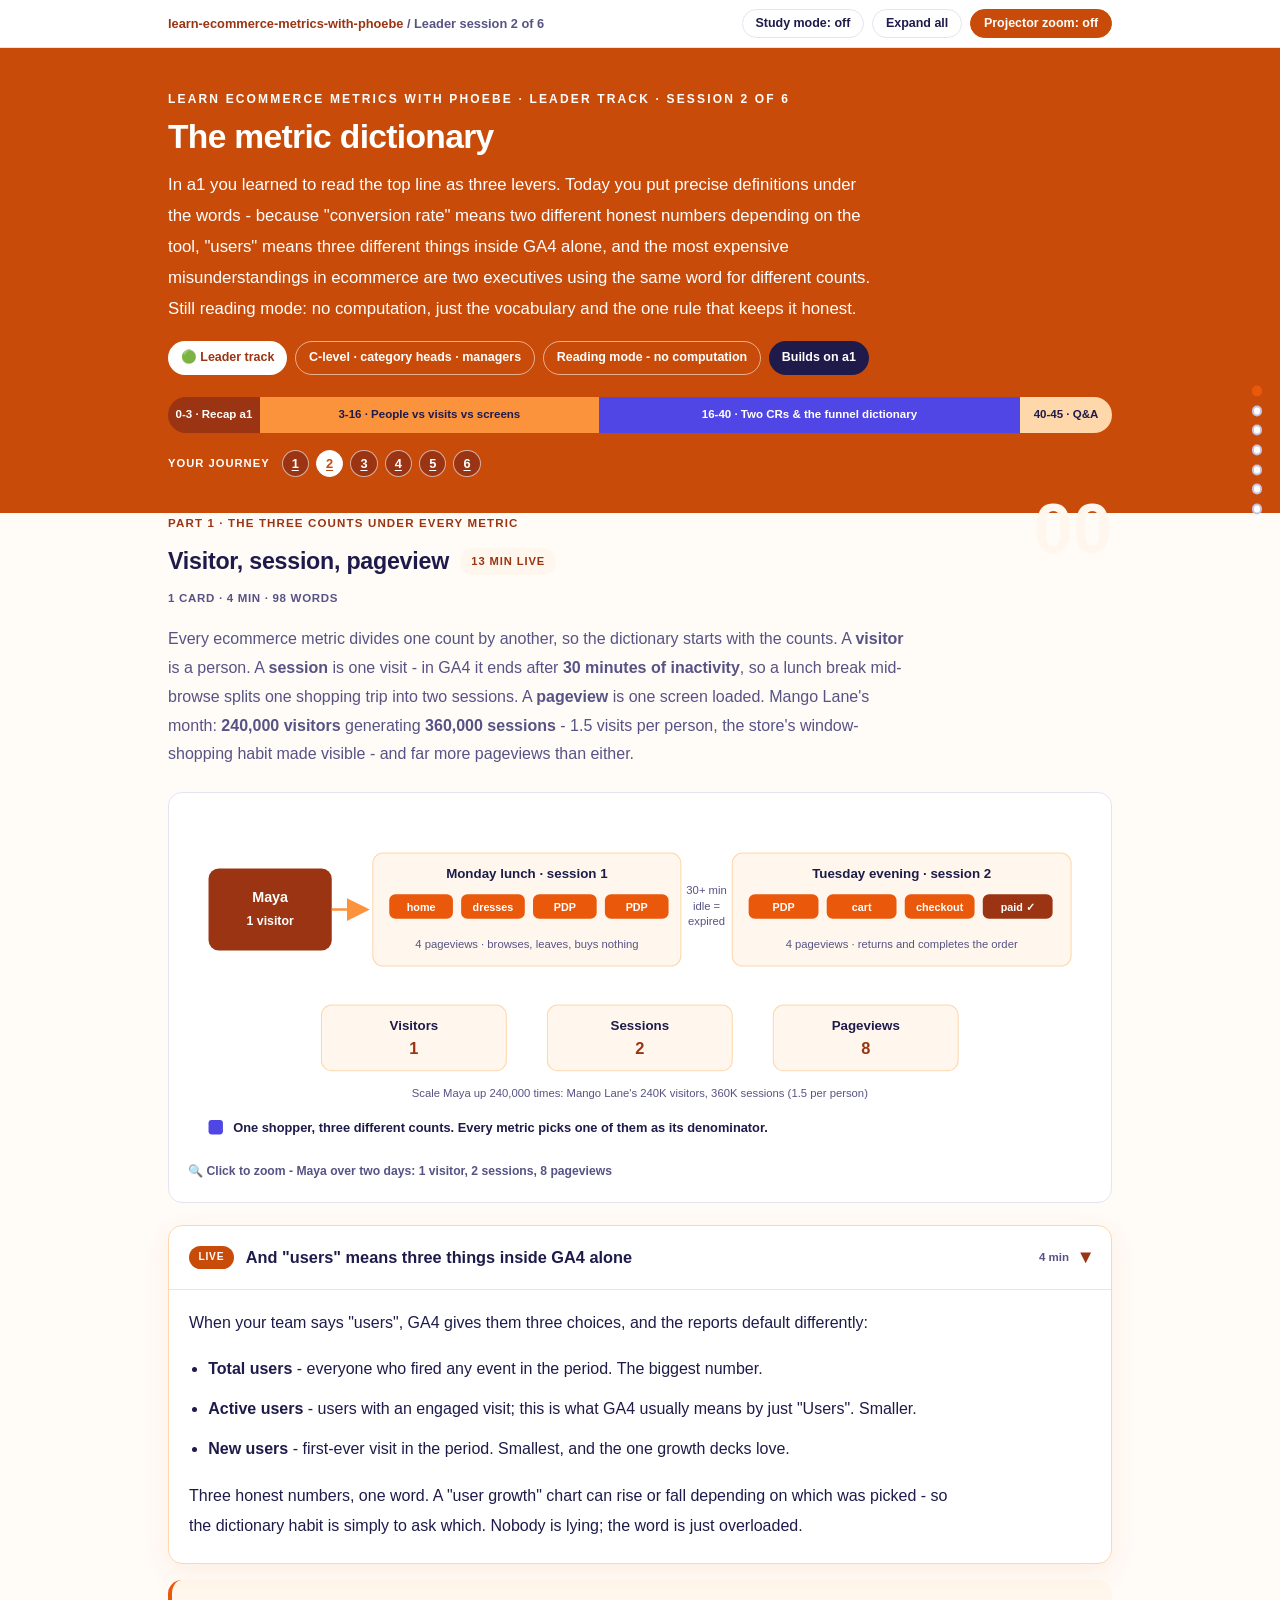
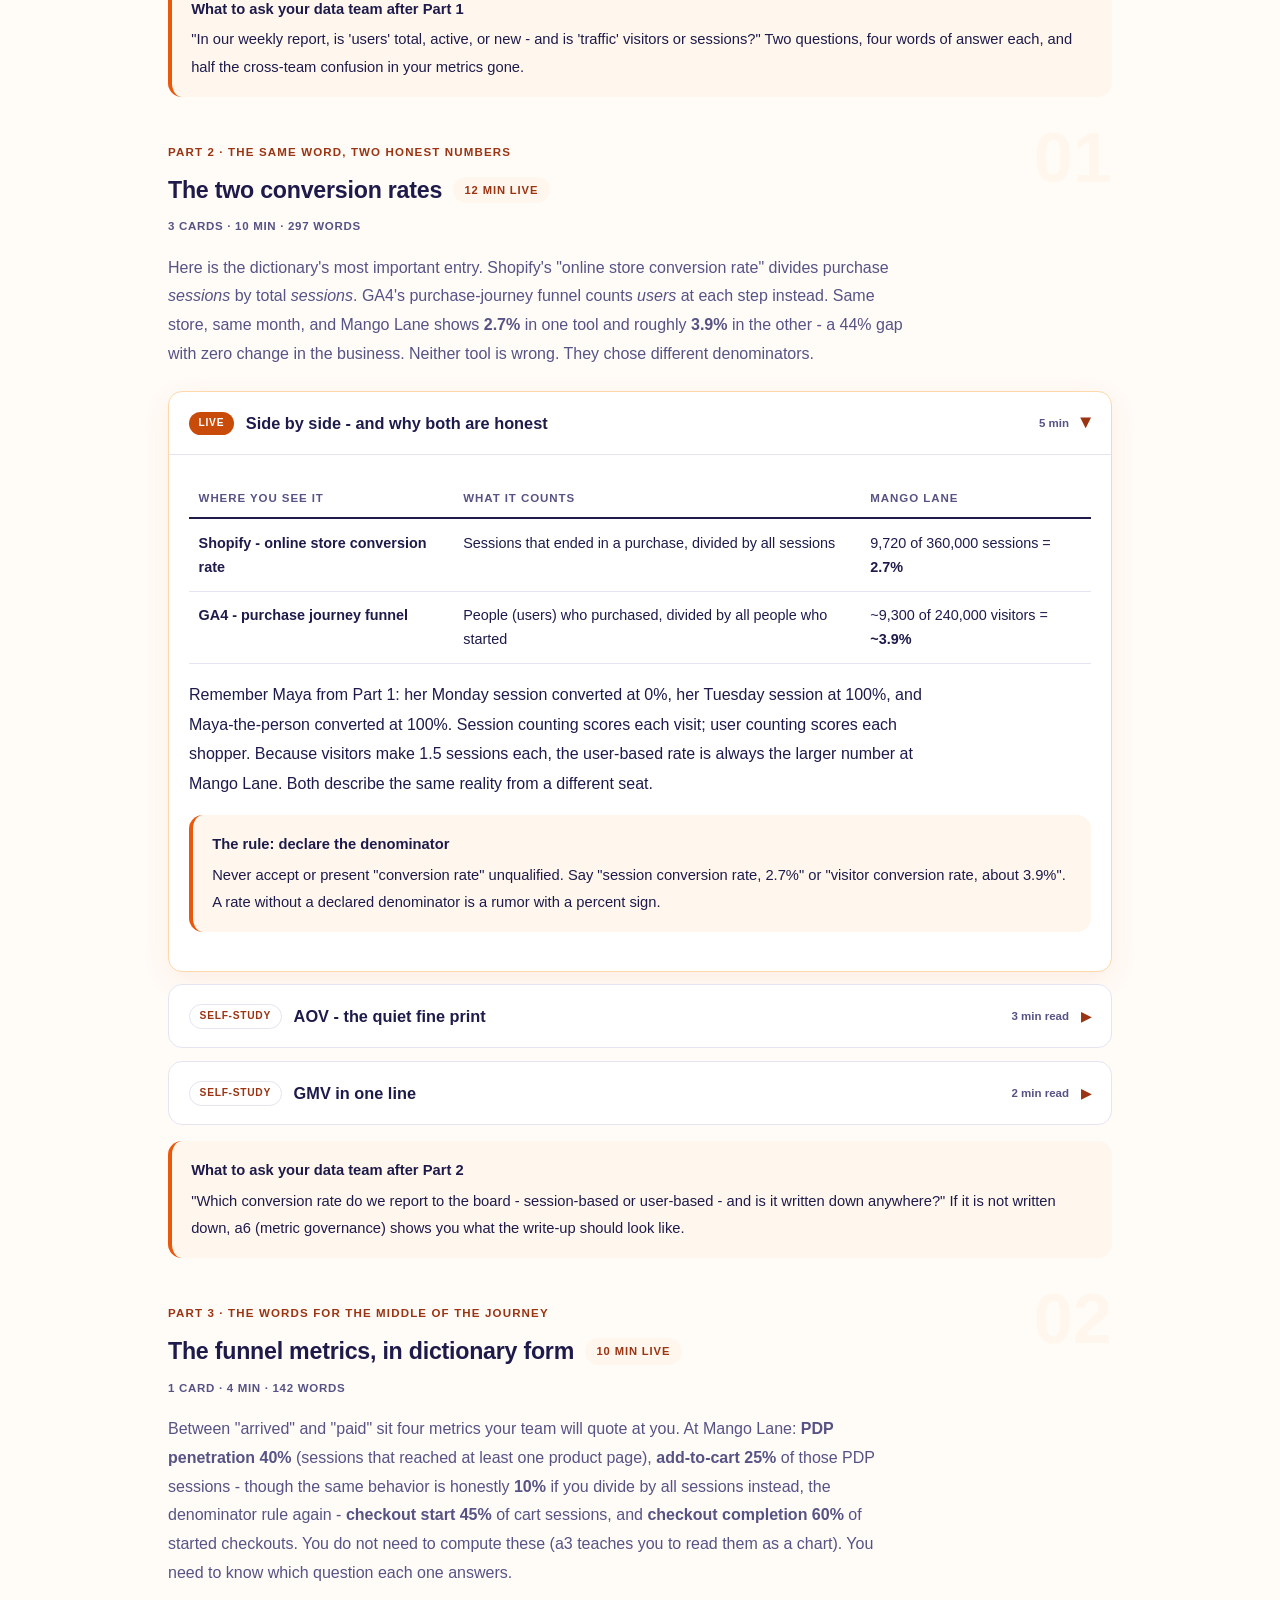
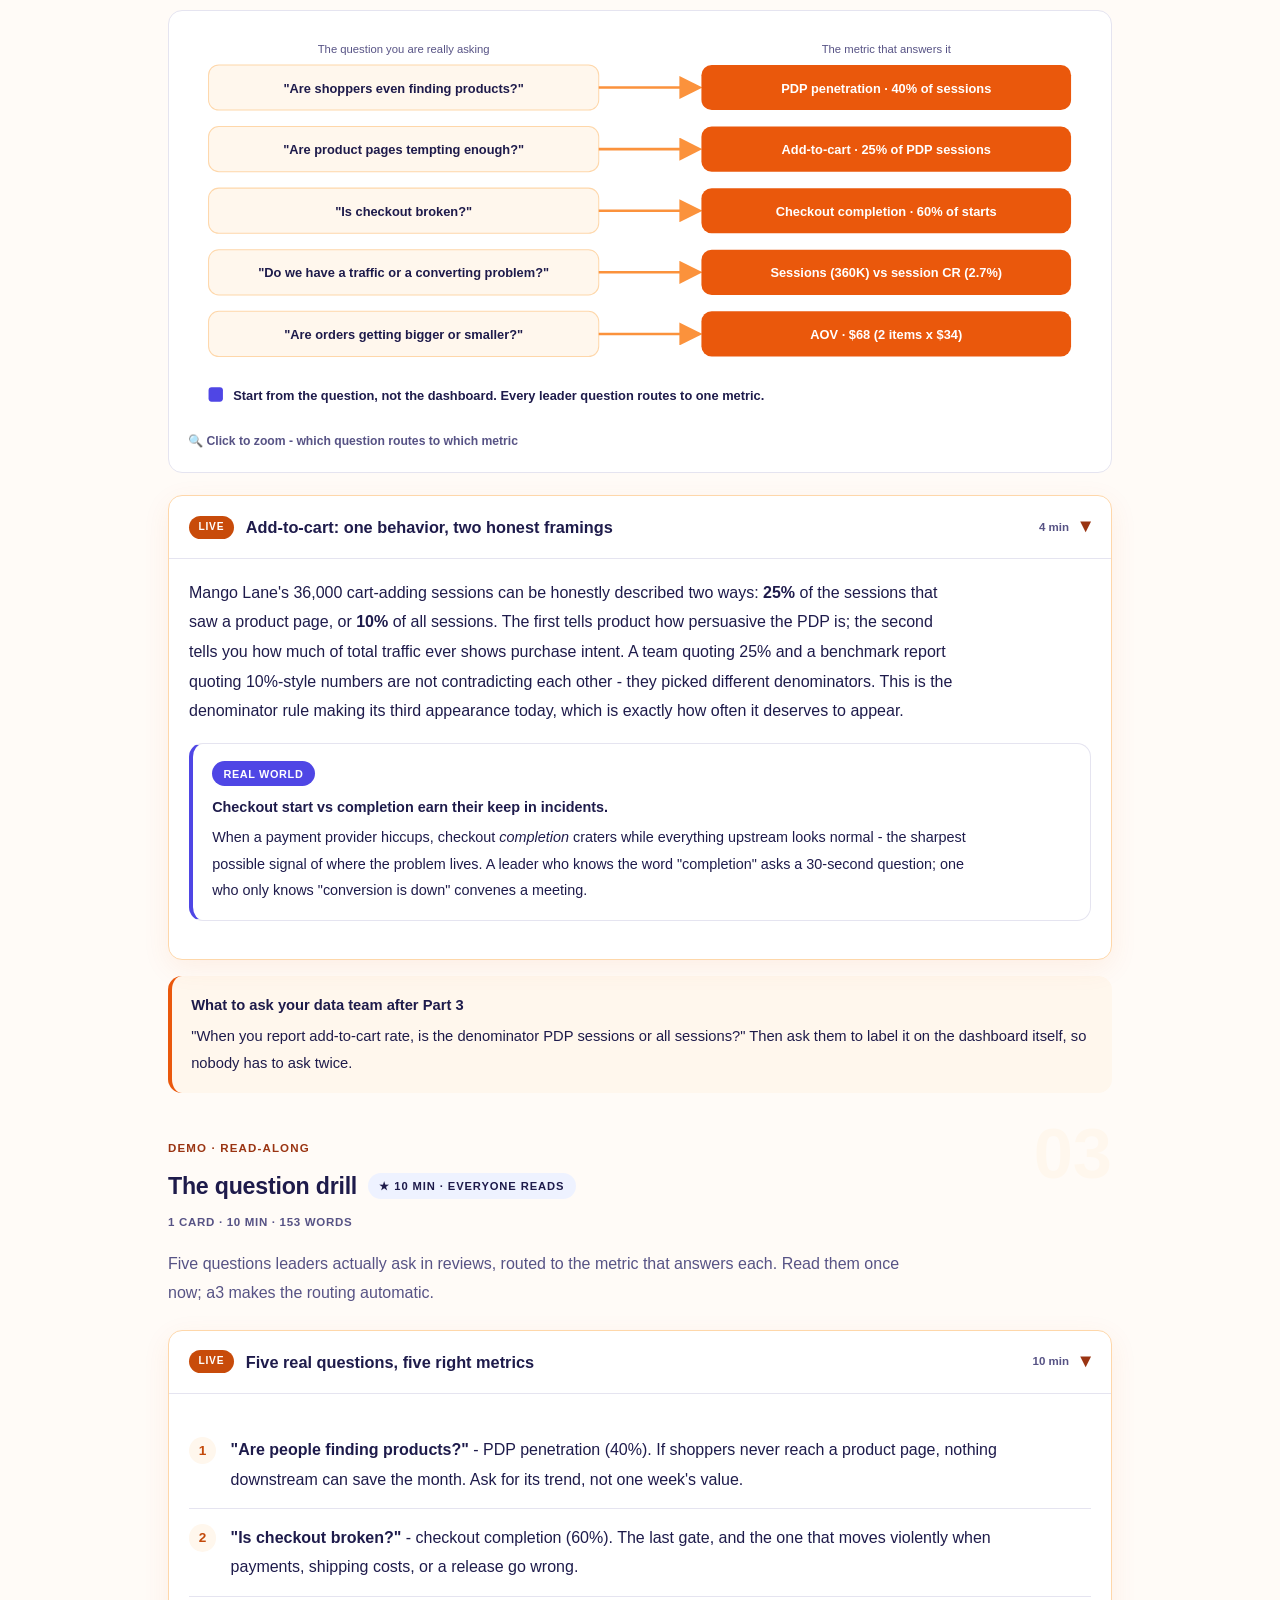
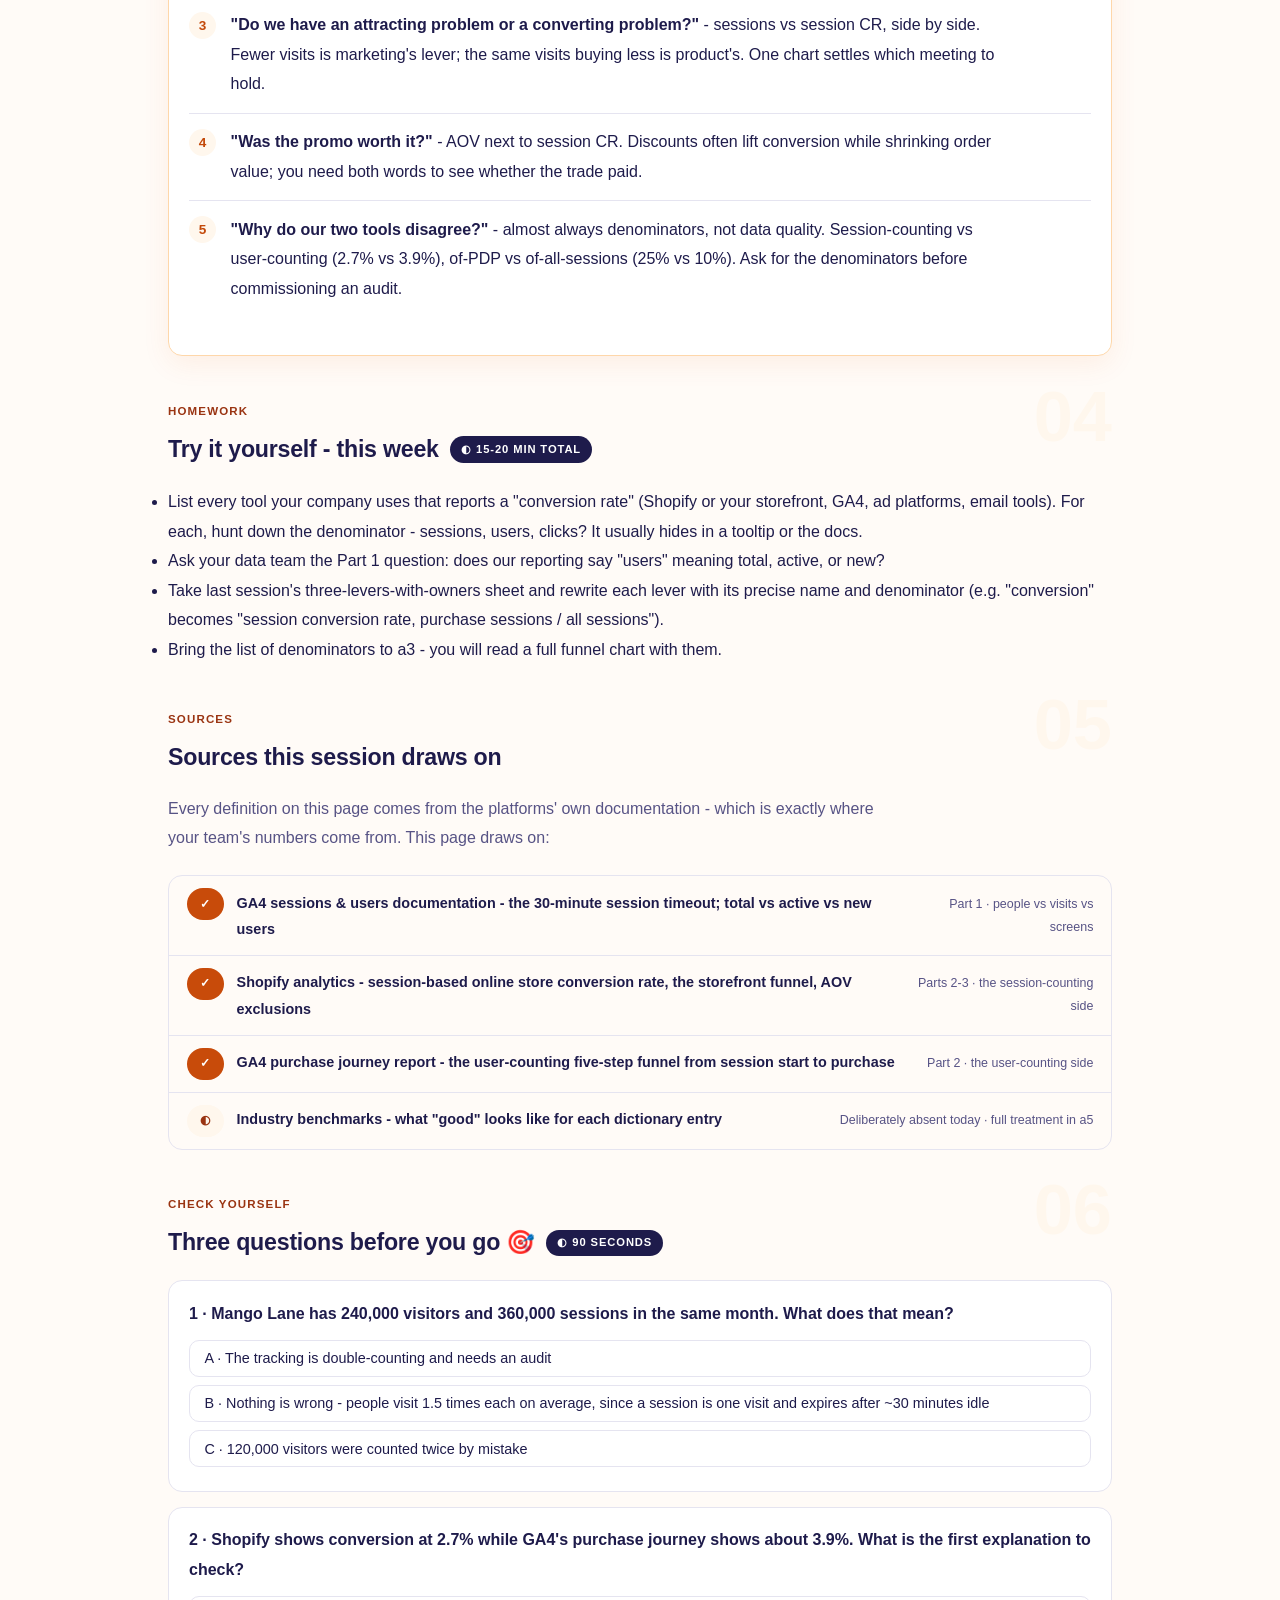
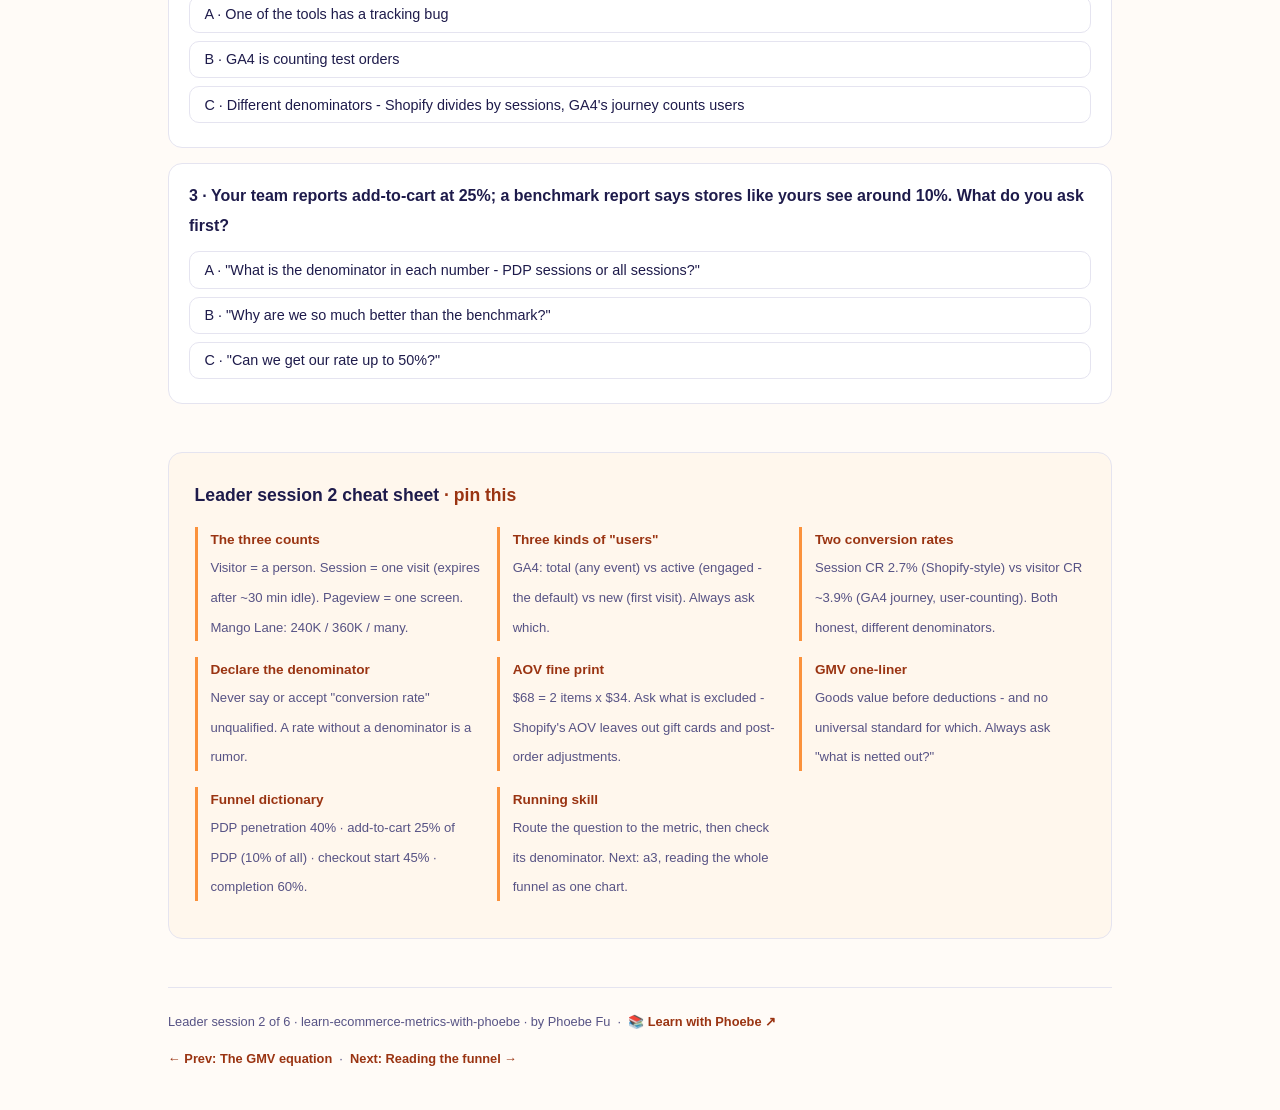
<file: courses/a2-the-metric-dictionary.html>
<!DOCTYPE html>
<html lang="en">
<head>
<meta charset="UTF-8">
<meta name="viewport" content="width=device-width, initial-scale=1.0">
<!-- social:start -->
<meta name="description" content="Leader session 2 of 6. Every ecommerce metric divides one count by another, so the dictionary starts with the counts. A visitor is a person. A session is one visit - in GA4 it ends after 30 minutes...">
<meta property="og:type" content="article">
<meta property="og:site_name" content="Learn with Phoebe">
<meta property="og:title" content="The metric dictionary - learn ecommerce metrics with phoebe">
<meta property="og:description" content="Leader session 2 of 6. Every ecommerce metric divides one count by another, so the dictionary starts with the counts. A visitor is a person. A session is one visit - in GA4 it ends after 30 minutes...">
<meta property="og:url" content="https://phoebefu6.github.io/learn-ecommerce-metrics-with-phoebe/courses/a2-the-metric-dictionary.html">
<meta property="og:image" content="https://phoebefu6.github.io/learn-ecommerce-metrics-with-phoebe/assets/og-cover.png">
<meta property="og:image:width" content="1200">
<meta property="og:image:height" content="630">
<meta name="twitter:card" content="summary_large_image">
<meta name="twitter:title" content="The metric dictionary - learn ecommerce metrics with phoebe">
<meta name="twitter:description" content="Leader session 2 of 6. Every ecommerce metric divides one count by another, so the dictionary starts with the counts. A visitor is a person. A session is one visit - in GA4 it ends after 30 minutes...">
<meta name="twitter:image" content="https://phoebefu6.github.io/learn-ecommerce-metrics-with-phoebe/assets/og-cover.png">
<!-- social:end -->
<title>Leader session 2 · The metric dictionary - learn ecommerce metrics with phoebe</title>
<link rel="stylesheet" href="../assets/style.css?v=34">
</head>
<body>

<div class="toolbar">
  <div class="wrap">
    <span class="crumb"><a href="../index.html">learn-ecommerce-metrics-with-phoebe</a> / Leader session 2 of 6</span>
    <button class="btn" id="toggle-all" type="button">Expand all</button>
    <button class="btn primary" id="zoom-toggle" type="button">Projector zoom: off</button>
  </div>
</div>

<header class="masthead">
  <div class="wrap">
    <div class="eyebrow">Learn Ecommerce Metrics with Phoebe · Leader track · Session 2 of 6</div>
    <h1>The <span class="accent">metric dictionary</span></h1>
    <p class="sub">In a1 you learned to read the top line as three levers. Today you put precise definitions under the words - because "conversion rate" means two different honest numbers depending on the tool, "users" means three different things inside GA4 alone, and the most expensive misunderstandings in ecommerce are two executives using the same word for different counts. Still reading mode: no computation, just the vocabulary and the one rule that keeps it honest.</p>
    <div class="chip-row">
      <span class="chip level">🟢 Leader track</span>
      <span class="chip audience">C-level · category heads · managers</span>
      <span class="chip audience">Reading mode - no computation</span>
      <span class="chip time">Builds on a1</span>
    </div>
    <div class="agenda">
      <span class="a1" style="flex:1">0-3 · Recap a1</span>
      <span class="a2" style="flex:4">3-16 · People vs visits vs screens</span>
      <span class="a3" style="flex:5">16-40 · Two CRs &amp; the funnel dictionary</span>
      <span class="a4" style="flex:1">40-45 · Q&amp;A</span>
    </div>
  </div>
</header>

<main class="wrap">

  <!-- ============ PART 1: VISITOR VS SESSION VS PAGEVIEW ============ -->
  <section class="section" id="counting">
    <div class="section-kicker">
      <span class="klabel">Part 1 · the three counts under every metric</span>
      <h2>Visitor, session, pageview <span class="tag concept">13 min live</span></h2>
    </div>
    <p class="lede">Every ecommerce metric divides one count by another, so the dictionary starts with the counts. A <strong>visitor</strong> is a person. A <strong>session</strong> is one visit - in GA4 it ends after <strong>30 minutes of inactivity</strong>, so a lunch break mid-browse splits one shopping trip into two sessions. A <strong>pageview</strong> is one screen loaded. Mango Lane's month: <strong>240,000 visitors</strong> generating <strong>360,000 sessions</strong> - 1.5 visits per person, the store's window-shopping habit made visible - and far more pageviews than either.</p>

    <figure class="zoomable">
      <svg viewBox="0 0 880 330" xmlns="http://www.w3.org/2000/svg" role="img" aria-label="One shopper, Maya, generating one visitor, two sessions, and eight pageviews across two days">
        <style>
          .mdH { font: 700 13px Inter, sans-serif; fill: #1E1B4B; }
          .mdW { font: 800 14px Inter, sans-serif; fill: #FFFFFF; }
          .mdP { font: 700 10.5px Inter, sans-serif; fill: #FFFFFF; }
          .mdV { font: 800 16px Inter, sans-serif; fill: #9A3412; }
          .mdC { font: 400 11px Inter, sans-serif; fill: #575385; }
          .mdN { font: 600 12.5px Inter, sans-serif; fill: #1E1B4B; }
          .mdArr { stroke: #FB923C; stroke-width: 2.5; fill: none; marker-end: url(#mdArrHead); }
        </style>
        <defs>
          <marker id="mdArrHead" markerWidth="9" markerHeight="9" refX="7" refY="4.5" orient="auto">
            <path d="M0,0 L9,4.5 L0,9 z" fill="#FB923C"/>
          </marker>
        </defs>

        <rect x="20" y="55" width="120" height="80" rx="10" fill="#9A3412"/>
        <text class="mdW" x="80" y="88" text-anchor="middle">Maya</text>
        <text class="mdW" x="80" y="110" text-anchor="middle" style="font-size:12px">1 visitor</text>

        <path class="mdArr" d="M140,95 L172,95"/>

        <rect x="180" y="40" width="300" height="110" rx="10" fill="#FFF7ED" stroke="#FED7AA"/>
        <text class="mdH" x="330" y="64" text-anchor="middle">Monday lunch · session 1</text>
        <rect x="196" y="80" width="62" height="24" rx="6" fill="#EA580C"/>
        <text class="mdP" x="227" y="96" text-anchor="middle">home</text>
        <rect x="266" y="80" width="62" height="24" rx="6" fill="#EA580C"/>
        <text class="mdP" x="297" y="96" text-anchor="middle">dresses</text>
        <rect x="336" y="80" width="62" height="24" rx="6" fill="#EA580C"/>
        <text class="mdP" x="367" y="96" text-anchor="middle">PDP</text>
        <rect x="406" y="80" width="62" height="24" rx="6" fill="#EA580C"/>
        <text class="mdP" x="437" y="96" text-anchor="middle">PDP</text>
        <text class="mdC" x="330" y="132" text-anchor="middle">4 pageviews · browses, leaves, buys nothing</text>

        <text class="mdC" x="505" y="80" text-anchor="middle">30+ min</text>
        <text class="mdC" x="505" y="95" text-anchor="middle">idle =</text>
        <text class="mdC" x="505" y="110" text-anchor="middle">expired</text>

        <rect x="530" y="40" width="330" height="110" rx="10" fill="#FFF7ED" stroke="#FED7AA"/>
        <text class="mdH" x="695" y="64" text-anchor="middle">Tuesday evening · session 2</text>
        <rect x="546" y="80" width="68" height="24" rx="6" fill="#EA580C"/>
        <text class="mdP" x="580" y="96" text-anchor="middle">PDP</text>
        <rect x="622" y="80" width="68" height="24" rx="6" fill="#EA580C"/>
        <text class="mdP" x="656" y="96" text-anchor="middle">cart</text>
        <rect x="698" y="80" width="68" height="24" rx="6" fill="#EA580C"/>
        <text class="mdP" x="732" y="96" text-anchor="middle">checkout</text>
        <rect x="774" y="80" width="68" height="24" rx="6" fill="#9A3412"/>
        <text class="mdP" x="808" y="96" text-anchor="middle">paid ✓</text>
        <text class="mdC" x="695" y="132" text-anchor="middle">4 pageviews · returns and completes the order</text>

        <rect x="130" y="188" width="180" height="64" rx="10" fill="#FFF7ED" stroke="#FED7AA"/>
        <text class="mdH" x="220" y="212" text-anchor="middle">Visitors</text>
        <text class="mdV" x="220" y="236" text-anchor="middle">1</text>
        <rect x="350" y="188" width="180" height="64" rx="10" fill="#FFF7ED" stroke="#FED7AA"/>
        <text class="mdH" x="440" y="212" text-anchor="middle">Sessions</text>
        <text class="mdV" x="440" y="236" text-anchor="middle">2</text>
        <rect x="570" y="188" width="180" height="64" rx="10" fill="#FFF7ED" stroke="#FED7AA"/>
        <text class="mdH" x="660" y="212" text-anchor="middle">Pageviews</text>
        <text class="mdV" x="660" y="236" text-anchor="middle">8</text>

        <text class="mdC" x="440" y="278" text-anchor="middle">Scale Maya up 240,000 times: Mango Lane's 240K visitors, 360K sessions (1.5 per person)</text>

        <rect x="20" y="300" width="14" height="14" rx="3" fill="#4F46E5"/>
        <text class="mdN" x="44" y="312">One shopper, three different counts. Every metric picks one of them as its denominator.</text>
      </svg>
      <figcaption>🔍 Click to zoom - Maya over two days: 1 visitor, 2 sessions, 8 pageviews</figcaption>
    </figure>

    <details class="card" open>
      <summary><span class="mode live">Live</span>And "users" means three things inside GA4 alone<span class="mini">4 min</span><span class="caret">▶</span></summary>
      <div class="body">
        <p>When your team says "users", GA4 gives them three choices, and the reports default differently:</p>
        <ul>
          <li><strong>Total users</strong> - everyone who fired any event in the period. The biggest number.</li>
          <li><strong>Active users</strong> - users with an engaged visit; this is what GA4 usually means by just "Users". Smaller.</li>
          <li><strong>New users</strong> - first-ever visit in the period. Smallest, and the one growth decks love.</li>
        </ul>
        <p>Three honest numbers, one word. A "user growth" chart can rise or fall depending on which was picked - so the dictionary habit is simply to ask which. Nobody is lying; the word is just overloaded.</p>
      </div>
    </details>

    <div class="callout tip">
      <strong>What to ask your data team after Part 1</strong>
      "In our weekly report, is 'users' total, active, or new - and is 'traffic' visitors or sessions?" Two questions, four words of answer each, and half the cross-team confusion in your metrics gone.
    </div>
  </section>

  <!-- ============ PART 2: TWO CONVERSION RATES ============ -->
  <section class="section" id="conversion">
    <div class="section-kicker">
      <span class="klabel">Part 2 · the same word, two honest numbers</span>
      <h2>The two conversion rates <span class="tag concept">12 min live</span></h2>
    </div>
    <p class="lede">Here is the dictionary's most important entry. Shopify's "online store conversion rate" divides purchase <em>sessions</em> by total <em>sessions</em>. GA4's purchase-journey funnel counts <em>users</em> at each step instead. Same store, same month, and Mango Lane shows <strong>2.7%</strong> in one tool and roughly <strong>3.9%</strong> in the other - a 44% gap with zero change in the business. Neither tool is wrong. They chose different denominators.</p>

    <details class="card" open>
      <summary><span class="mode live">Live</span>Side by side - and why both are honest<span class="mini">5 min</span><span class="caret">▶</span></summary>
      <div class="body">
        <table class="clean">
          <thead><tr><th>Where you see it</th><th>What it counts</th><th>Mango Lane</th></tr></thead>
          <tbody>
            <tr><td><strong>Shopify - online store conversion rate</strong></td><td>Sessions that ended in a purchase, divided by all sessions</td><td>9,720 of 360,000 sessions = <strong>2.7%</strong></td></tr>
            <tr><td><strong>GA4 - purchase journey funnel</strong></td><td>People (users) who purchased, divided by all people who started</td><td>~9,300 of 240,000 visitors = <strong>~3.9%</strong></td></tr>
          </tbody>
        </table>
        <p>Remember Maya from Part 1: her Monday session converted at 0%, her Tuesday session at 100%, and Maya-the-person converted at 100%. Session counting scores each visit; user counting scores each shopper. Because visitors make 1.5 sessions each, the user-based rate is always the larger number at Mango Lane. Both describe the same reality from a different seat.</p>
        <div class="callout tip">
          <strong>The rule: declare the denominator</strong>
          Never accept or present "conversion rate" unqualified. Say "session conversion rate, 2.7%" or "visitor conversion rate, about 3.9%". A rate without a declared denominator is a rumor with a percent sign.
        </div>
      </div>
    </details>

    <details class="card">
      <summary><span class="mode self">Self-study</span>AOV - the quiet fine print<span class="mini">3 min read</span><span class="caret">▶</span></summary>
      <div class="body">
        <p>Average order value sounds definition-proof: revenue divided by orders, $68 at Mango Lane (typically 2 items around $34 each). The fine print is what gets excluded - Shopify, for instance, leaves gift card sales and post-order adjustments out of its AOV. Small print, but if merchandising celebrates an AOV lift the same month a gift card promotion ran, you want to know whether the tool even saw the gift cards. Dictionary habit: ask what is excluded, not just what is divided.</p>
      </div>
    </details>

    <details class="card">
      <summary><span class="mode self">Self-study</span>GMV in one line<span class="mini">2 min read</span><span class="caret">▶</span></summary>
      <div class="body">
        <p>GMV is the total value of goods sold before the deductions start - and there is <strong>no universal standard</strong> for which deductions (discounts, returns, tax, shipping) are netted out at which line. Shopify alone reports a ladder from gross sales to net sales to total sales. The leader move is one question: <strong>"what is netted out of this number?"</strong> The analyst track (b2) climbs the full ladder rung by rung; for this track, the question is enough.</p>
      </div>
    </details>

    <div class="callout tip">
      <strong>What to ask your data team after Part 2</strong>
      "Which conversion rate do we report to the board - session-based or user-based - and is it written down anywhere?" If it is not written down, a6 (metric governance) shows you what the write-up should look like.
    </div>
  </section>

  <!-- ============ PART 3: FUNNEL DICTIONARY ============ -->
  <section class="section" id="funnel">
    <div class="section-kicker">
      <span class="klabel">Part 3 · the words for the middle of the journey</span>
      <h2>The funnel metrics, in dictionary form <span class="tag concept">10 min live</span></h2>
    </div>
    <p class="lede">Between "arrived" and "paid" sit four metrics your team will quote at you. At Mango Lane: <strong>PDP penetration 40%</strong> (sessions that reached at least one product page), <strong>add-to-cart 25%</strong> of those PDP sessions - though the same behavior is honestly <strong>10%</strong> if you divide by all sessions instead, the denominator rule again - <strong>checkout start 45%</strong> of cart sessions, and <strong>checkout completion 60%</strong> of started checkouts. You do not need to compute these (a3 teaches you to read them as a chart). You need to know which question each one answers.</p>

    <figure class="zoomable">
      <svg viewBox="0 0 880 380" xmlns="http://www.w3.org/2000/svg" role="img" aria-label="Decision map routing five leader questions to the metric that answers each one">
        <style>
          .qmQ { font: 700 12.5px Inter, sans-serif; fill: #1E1B4B; }
          .qmM { font: 800 12.5px Inter, sans-serif; fill: #FFFFFF; }
          .qmC { font: 400 11px Inter, sans-serif; fill: #575385; }
          .qmN { font: 600 12.5px Inter, sans-serif; fill: #1E1B4B; }
          .qmArr { stroke: #FB923C; stroke-width: 2.5; fill: none; marker-end: url(#qmArrHead); }
        </style>
        <defs>
          <marker id="qmArrHead" markerWidth="9" markerHeight="9" refX="7" refY="4.5" orient="auto">
            <path d="M0,0 L9,4.5 L0,9 z" fill="#FB923C"/>
          </marker>
        </defs>

        <text class="qmC" x="210" y="22" text-anchor="middle">The question you are really asking</text>
        <text class="qmC" x="680" y="22" text-anchor="middle">The metric that answers it</text>

        <rect x="20" y="34" width="380" height="44" rx="10" fill="#FFF7ED" stroke="#FED7AA"/>
        <text class="qmQ" x="210" y="61" text-anchor="middle">"Are shoppers even finding products?"</text>
        <path class="qmArr" d="M400,56 L496,56"/>
        <rect x="500" y="34" width="360" height="44" rx="10" fill="#EA580C"/>
        <text class="qmM" x="680" y="61" text-anchor="middle">PDP penetration · 40% of sessions</text>

        <rect x="20" y="94" width="380" height="44" rx="10" fill="#FFF7ED" stroke="#FED7AA"/>
        <text class="qmQ" x="210" y="121" text-anchor="middle">"Are product pages tempting enough?"</text>
        <path class="qmArr" d="M400,116 L496,116"/>
        <rect x="500" y="94" width="360" height="44" rx="10" fill="#EA580C"/>
        <text class="qmM" x="680" y="121" text-anchor="middle">Add-to-cart · 25% of PDP sessions</text>

        <rect x="20" y="154" width="380" height="44" rx="10" fill="#FFF7ED" stroke="#FED7AA"/>
        <text class="qmQ" x="210" y="181" text-anchor="middle">"Is checkout broken?"</text>
        <path class="qmArr" d="M400,176 L496,176"/>
        <rect x="500" y="154" width="360" height="44" rx="10" fill="#EA580C"/>
        <text class="qmM" x="680" y="181" text-anchor="middle">Checkout completion · 60% of starts</text>

        <rect x="20" y="214" width="380" height="44" rx="10" fill="#FFF7ED" stroke="#FED7AA"/>
        <text class="qmQ" x="210" y="241" text-anchor="middle">"Do we have a traffic or a converting problem?"</text>
        <path class="qmArr" d="M400,236 L496,236"/>
        <rect x="500" y="214" width="360" height="44" rx="10" fill="#EA580C"/>
        <text class="qmM" x="680" y="241" text-anchor="middle">Sessions (360K) vs session CR (2.7%)</text>

        <rect x="20" y="274" width="380" height="44" rx="10" fill="#FFF7ED" stroke="#FED7AA"/>
        <text class="qmQ" x="210" y="301" text-anchor="middle">"Are orders getting bigger or smaller?"</text>
        <path class="qmArr" d="M400,296 L496,296"/>
        <rect x="500" y="274" width="360" height="44" rx="10" fill="#EA580C"/>
        <text class="qmM" x="680" y="301" text-anchor="middle">AOV · $68 (2 items x $34)</text>

        <rect x="20" y="348" width="14" height="14" rx="3" fill="#4F46E5"/>
        <text class="qmN" x="44" y="360">Start from the question, not the dashboard. Every leader question routes to one metric.</text>
      </svg>
      <figcaption>🔍 Click to zoom - which question routes to which metric</figcaption>
    </figure>

    <details class="card" open>
      <summary><span class="mode live">Live</span>Add-to-cart: one behavior, two honest framings<span class="mini">4 min</span><span class="caret">▶</span></summary>
      <div class="body">
        <p>Mango Lane's 36,000 cart-adding sessions can be honestly described two ways: <strong>25%</strong> of the sessions that saw a product page, or <strong>10%</strong> of all sessions. The first tells product how persuasive the PDP is; the second tells you how much of total traffic ever shows purchase intent. A team quoting 25% and a benchmark report quoting 10%-style numbers are not contradicting each other - they picked different denominators. This is the denominator rule making its third appearance today, which is exactly how often it deserves to appear.</p>
        <div class="callout example">
          <span class="ex-pill">Real world</span>
          <p><strong>Checkout start vs completion earn their keep in incidents.</strong> When a payment provider hiccups, checkout <em>completion</em> craters while everything upstream looks normal - the sharpest possible signal of where the problem lives. A leader who knows the word "completion" asks a 30-second question; one who only knows "conversion is down" convenes a meeting.</p>
        </div>
      </div>
    </details>

    <div class="callout tip">
      <strong>What to ask your data team after Part 3</strong>
      "When you report add-to-cart rate, is the denominator PDP sessions or all sessions?" Then ask them to label it on the dashboard itself, so nobody has to ask twice.
    </div>
  </section>

  <!-- ============ DEMO: THE QUESTION DRILL ============ -->
  <section class="section" id="drill">
    <div class="section-kicker">
      <span class="klabel">Demo · read-along</span>
      <h2>The question drill <span class="tag demo">★ 10 min · everyone reads</span></h2>
    </div>
    <p class="lede">Five questions leaders actually ask in reviews, routed to the metric that answers each. Read them once now; a3 makes the routing automatic.</p>

    <details class="card" open>
      <summary><span class="mode live">Live</span>Five real questions, five right metrics<span class="mini">10 min</span><span class="caret">▶</span></summary>
      <div class="body">
        <div class="steps">
          <div class="step"><p><strong>"Are people finding products?"</strong> - PDP penetration (40%). If shoppers never reach a product page, nothing downstream can save the month. Ask for its trend, not one week's value.</p></div>
          <div class="step"><p><strong>"Is checkout broken?"</strong> - checkout completion (60%). The last gate, and the one that moves violently when payments, shipping costs, or a release go wrong.</p></div>
          <div class="step"><p><strong>"Do we have an attracting problem or a converting problem?"</strong> - sessions vs session CR, side by side. Fewer visits is marketing's lever; the same visits buying less is product's. One chart settles which meeting to hold.</p></div>
          <div class="step"><p><strong>"Was the promo worth it?"</strong> - AOV next to session CR. Discounts often lift conversion while shrinking order value; you need both words to see whether the trade paid.</p></div>
          <div class="step"><p><strong>"Why do our two tools disagree?"</strong> - almost always denominators, not data quality. Session-counting vs user-counting (2.7% vs 3.9%), of-PDP vs of-all-sessions (25% vs 10%). Ask for the denominators before commissioning an audit.</p></div>
        </div>
      </div>
    </details>
  </section>

  <!-- ============ HOMEWORK ============ -->
  <section class="section" id="exercise">
    <div class="section-kicker">
      <span class="klabel">Homework</span>
      <h2>Try it yourself - this week <span class="tag exercise">◐ 15-20 min total</span></h2>
    </div>
    <ul>
      <li>List every tool your company uses that reports a "conversion rate" (Shopify or your storefront, GA4, ad platforms, email tools). For each, hunt down the denominator - sessions, users, clicks? It usually hides in a tooltip or the docs.</li>
      <li>Ask your data team the Part 1 question: does our reporting say "users" meaning total, active, or new?</li>
      <li>Take last session's three-levers-with-owners sheet and rewrite each lever with its precise name and denominator (e.g. "conversion" becomes "session conversion rate, purchase sessions / all sessions").</li>
      <li>Bring the list of denominators to a3 - you will read a full funnel chart with them.</li>
    </ul>
  </section>

  <!-- ============ SOURCES ============ -->
  <section class="section" id="official">
    <div class="section-kicker">
      <span class="klabel">Sources</span>
      <h2>Sources this session draws on</h2>
    </div>
    <p class="lede">Every definition on this page comes from the platforms' own documentation - which is exactly where your team's numbers come from. This page draws on:</p>
    <div class="covered">
      <div class="covered-row"><span class="status pill solid">✓</span><span class="name">GA4 sessions &amp; users documentation - the 30-minute session timeout; total vs active vs new users</span><span class="note">Part 1 · people vs visits vs screens</span></div>
      <div class="covered-row"><span class="status pill solid">✓</span><span class="name">Shopify analytics - session-based online store conversion rate, the storefront funnel, AOV exclusions</span><span class="note">Parts 2-3 · the session-counting side</span></div>
      <div class="covered-row"><span class="status pill solid">✓</span><span class="name">GA4 purchase journey report - the user-counting five-step funnel from session start to purchase</span><span class="note">Part 2 · the user-counting side</span></div>
      <div class="covered-row"><span class="status pill light">◐</span><span class="name">Industry benchmarks - what "good" looks like for each dictionary entry</span><span class="note">Deliberately absent today · full treatment in a5</span></div>
    </div>
  </section>

  <!-- ============ QUIZ ============ -->
  <section class="section" id="quiz">
    <div class="section-kicker">
      <span class="klabel">Check yourself</span>
      <h2>Three questions before you go 🎯 <span class="tag exercise">◐ 90 seconds</span></h2>
    </div>
    <div class="quiz-q" data-answer="1">
      <p class="qtext">1 · Mango Lane has 240,000 visitors and 360,000 sessions in the same month. What does that mean?</p>
      <button class="qopt" type="button">A · The tracking is double-counting and needs an audit</button>
      <button class="qopt" type="button">B · Nothing is wrong - people visit 1.5 times each on average, since a session is one visit and expires after ~30 minutes idle</button>
      <button class="qopt" type="button">C · 120,000 visitors were counted twice by mistake</button>
      <p class="qwhy">A visitor is a person; a session is one visit. Shoppers who browse, leave, and come back generate multiple sessions each - Mango Lane's ratio is 1.5, ordinary window-shopping behavior for fashion.</p>
    </div>
    <div class="quiz-q" data-answer="2">
      <p class="qtext">2 · Shopify shows conversion at 2.7% while GA4's purchase journey shows about 3.9%. What is the first explanation to check?</p>
      <button class="qopt" type="button">A · One of the tools has a tracking bug</button>
      <button class="qopt" type="button">B · GA4 is counting test orders</button>
      <button class="qopt" type="button">C · Different denominators - Shopify divides by sessions, GA4's journey counts users</button>
      <p class="qwhy">Both are honest. Purchase sessions / all sessions gives 2.7%; buying people / all people gives about 3.9%. Ask for denominators before commissioning any audit - it is almost always this.</p>
    </div>
    <div class="quiz-q" data-answer="0">
      <p class="qtext">3 · Your team reports add-to-cart at 25%; a benchmark report says stores like yours see around 10%. What do you ask first?</p>
      <button class="qopt" type="button">A · "What is the denominator in each number - PDP sessions or all sessions?"</button>
      <button class="qopt" type="button">B · "Why are we so much better than the benchmark?"</button>
      <button class="qopt" type="button">C · "Can we get our rate up to 50%?"</button>
      <p class="qwhy">Mango Lane's own add-to-cart is honestly 25% of PDP sessions and 10% of all sessions - the same 36,000 cart sessions. Different denominators, not different performance. Declare before you compare.</p>
    </div>
    <p class="quiz-score"></p>
  </section>

  <!-- ============ CHEAT SHEET ============ -->
  <section class="cheat" id="cheatsheet">
    <h3>Leader session 2 cheat sheet <span>· pin this</span></h3>
    <div class="grid-2">
      <div class="cheat-item"><b>The three counts</b><span>Visitor = a person. Session = one visit (expires after ~30 min idle). Pageview = one screen. Mango Lane: 240K / 360K / many.</span></div>
      <div class="cheat-item"><b>Three kinds of "users"</b><span>GA4: total (any event) vs active (engaged - the default) vs new (first visit). Always ask which.</span></div>
      <div class="cheat-item"><b>Two conversion rates</b><span>Session CR 2.7% (Shopify-style) vs visitor CR ~3.9% (GA4 journey, user-counting). Both honest, different denominators.</span></div>
      <div class="cheat-item"><b>Declare the denominator</b><span>Never say or accept "conversion rate" unqualified. A rate without a denominator is a rumor.</span></div>
      <div class="cheat-item"><b>AOV fine print</b><span>$68 = 2 items x $34. Ask what is excluded - Shopify's AOV leaves out gift cards and post-order adjustments.</span></div>
      <div class="cheat-item"><b>GMV one-liner</b><span>Goods value before deductions - and no universal standard for which. Always ask "what is netted out?"</span></div>
      <div class="cheat-item"><b>Funnel dictionary</b><span>PDP penetration 40% · add-to-cart 25% of PDP (10% of all) · checkout start 45% · completion 60%.</span></div>
      <div class="cheat-item"><b>Running skill</b><span>Route the question to the metric, then check its denominator. Next: a3, reading the whole funnel as one chart.</span></div>
    </div>
  </section>

  <footer class="pagefoot">
    <span>Leader session 2 of 6 · learn-ecommerce-metrics-with-phoebe · by Phoebe Fu &nbsp;·&nbsp; 📚 <a href="https://phoebefu6.github.io/learn-with-phoebe/">Learn with Phoebe ↗</a></span>
    <span><a href="a1-the-gmv-equation.html">← Prev: The GMV equation</a> &nbsp;·&nbsp; <a href="a3-reading-the-funnel.html">Next: Reading the funnel →</a></span>
  </footer>

</main>

<script src="../assets/tree-live.js?v=6"></script>
<script src="../assets/app.js?v=32"></script>
</body>
</html>
</file>
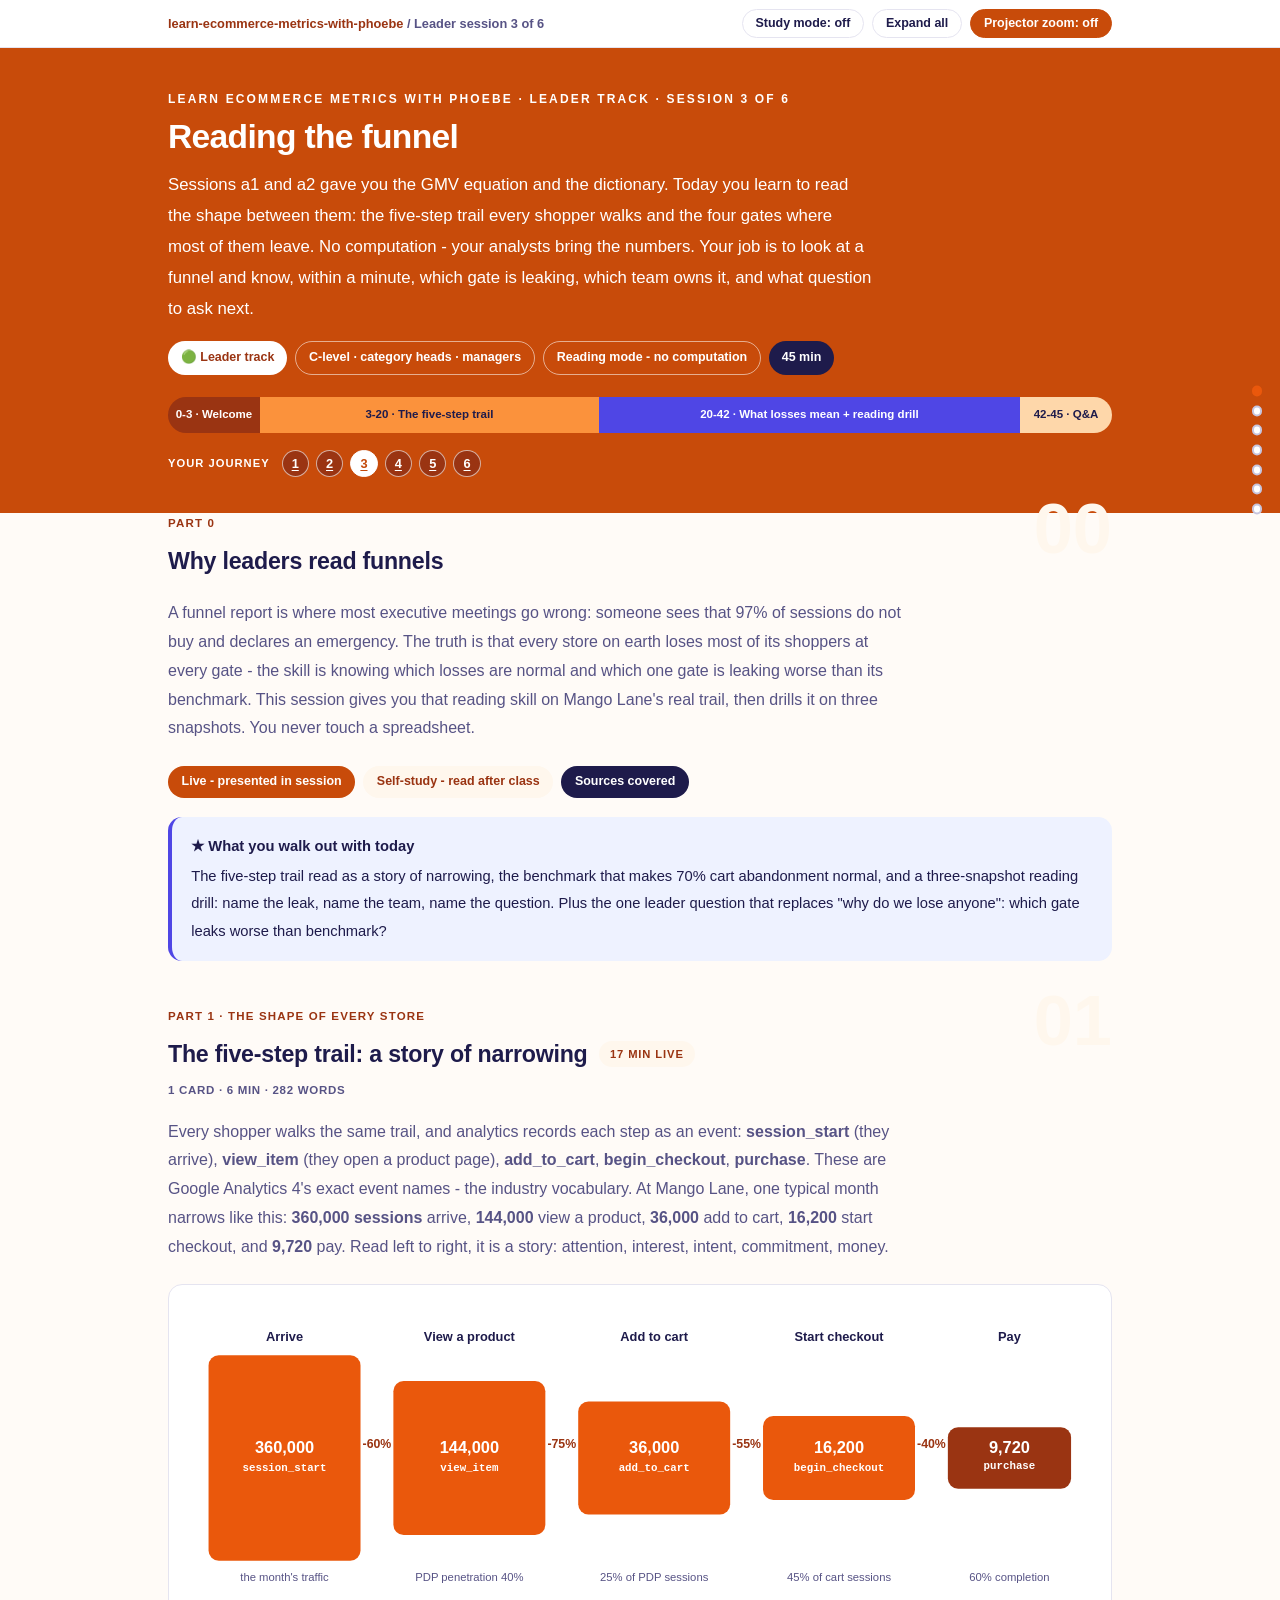
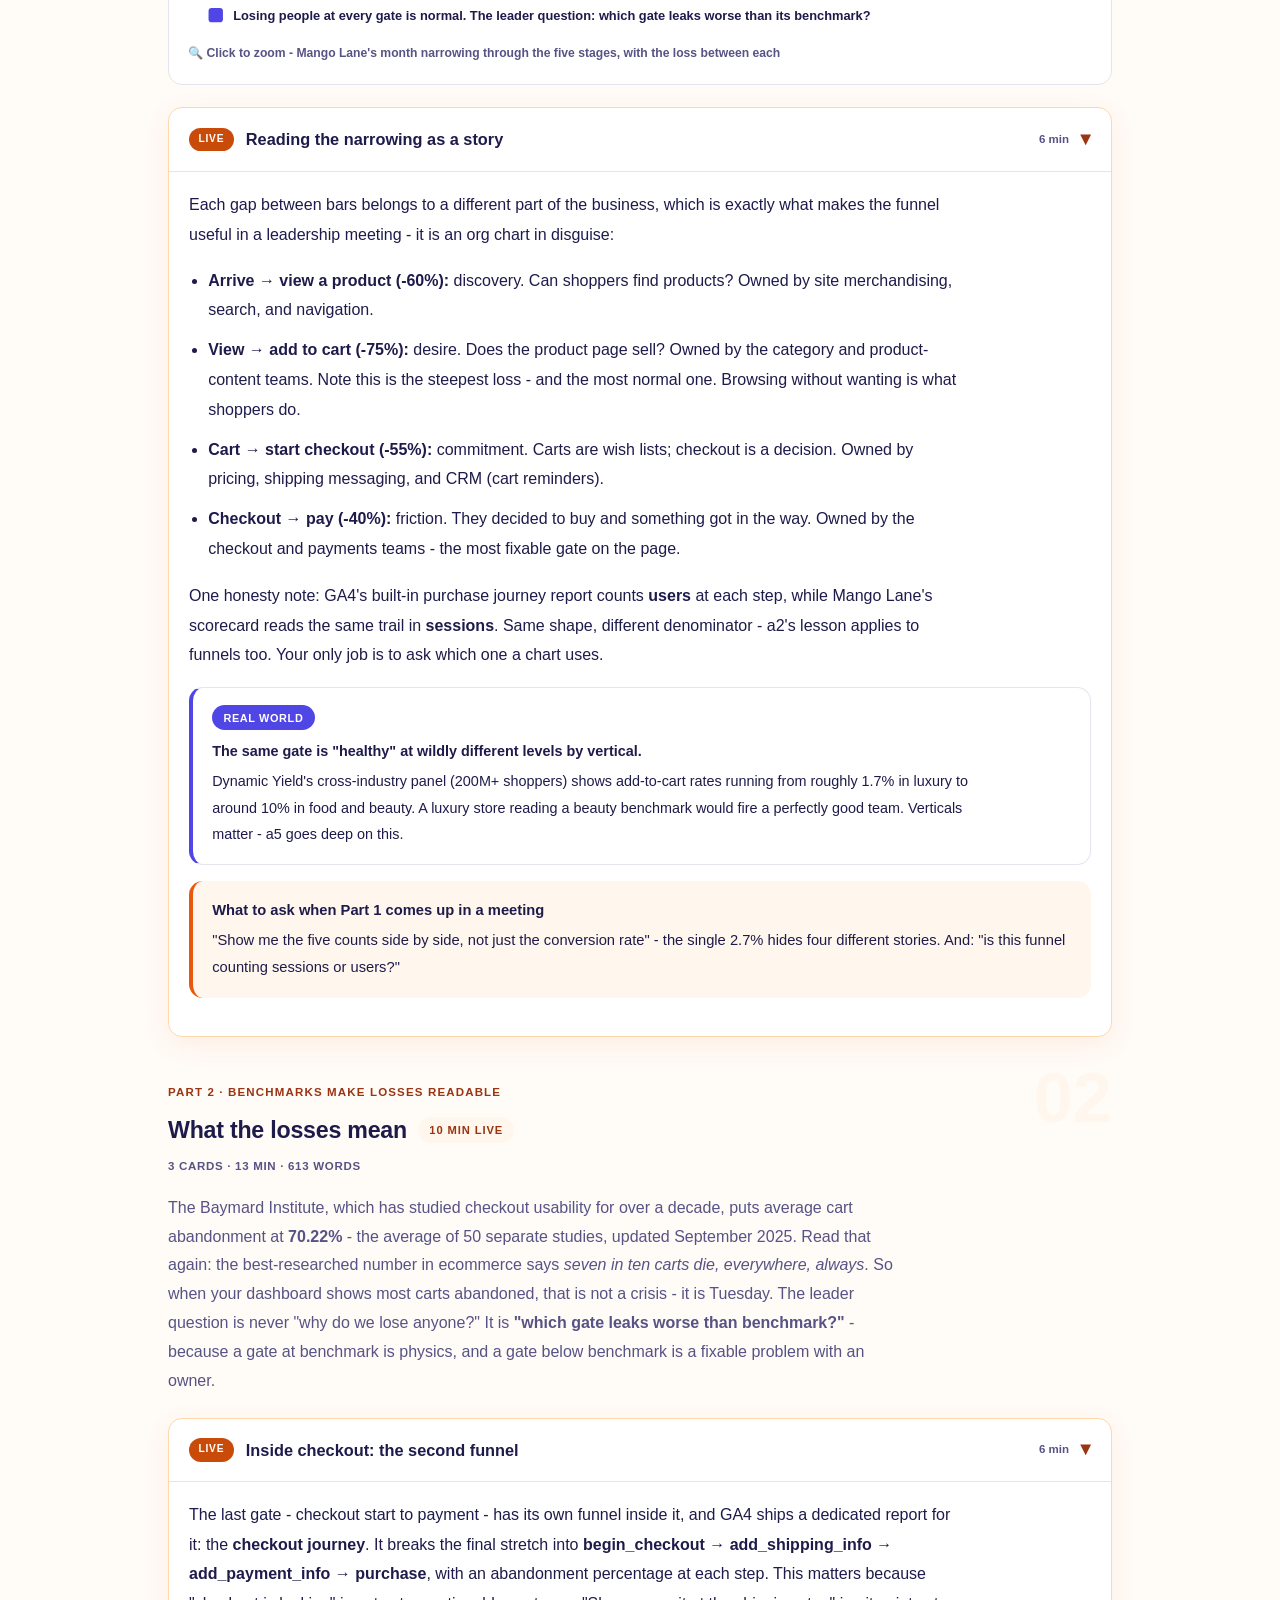
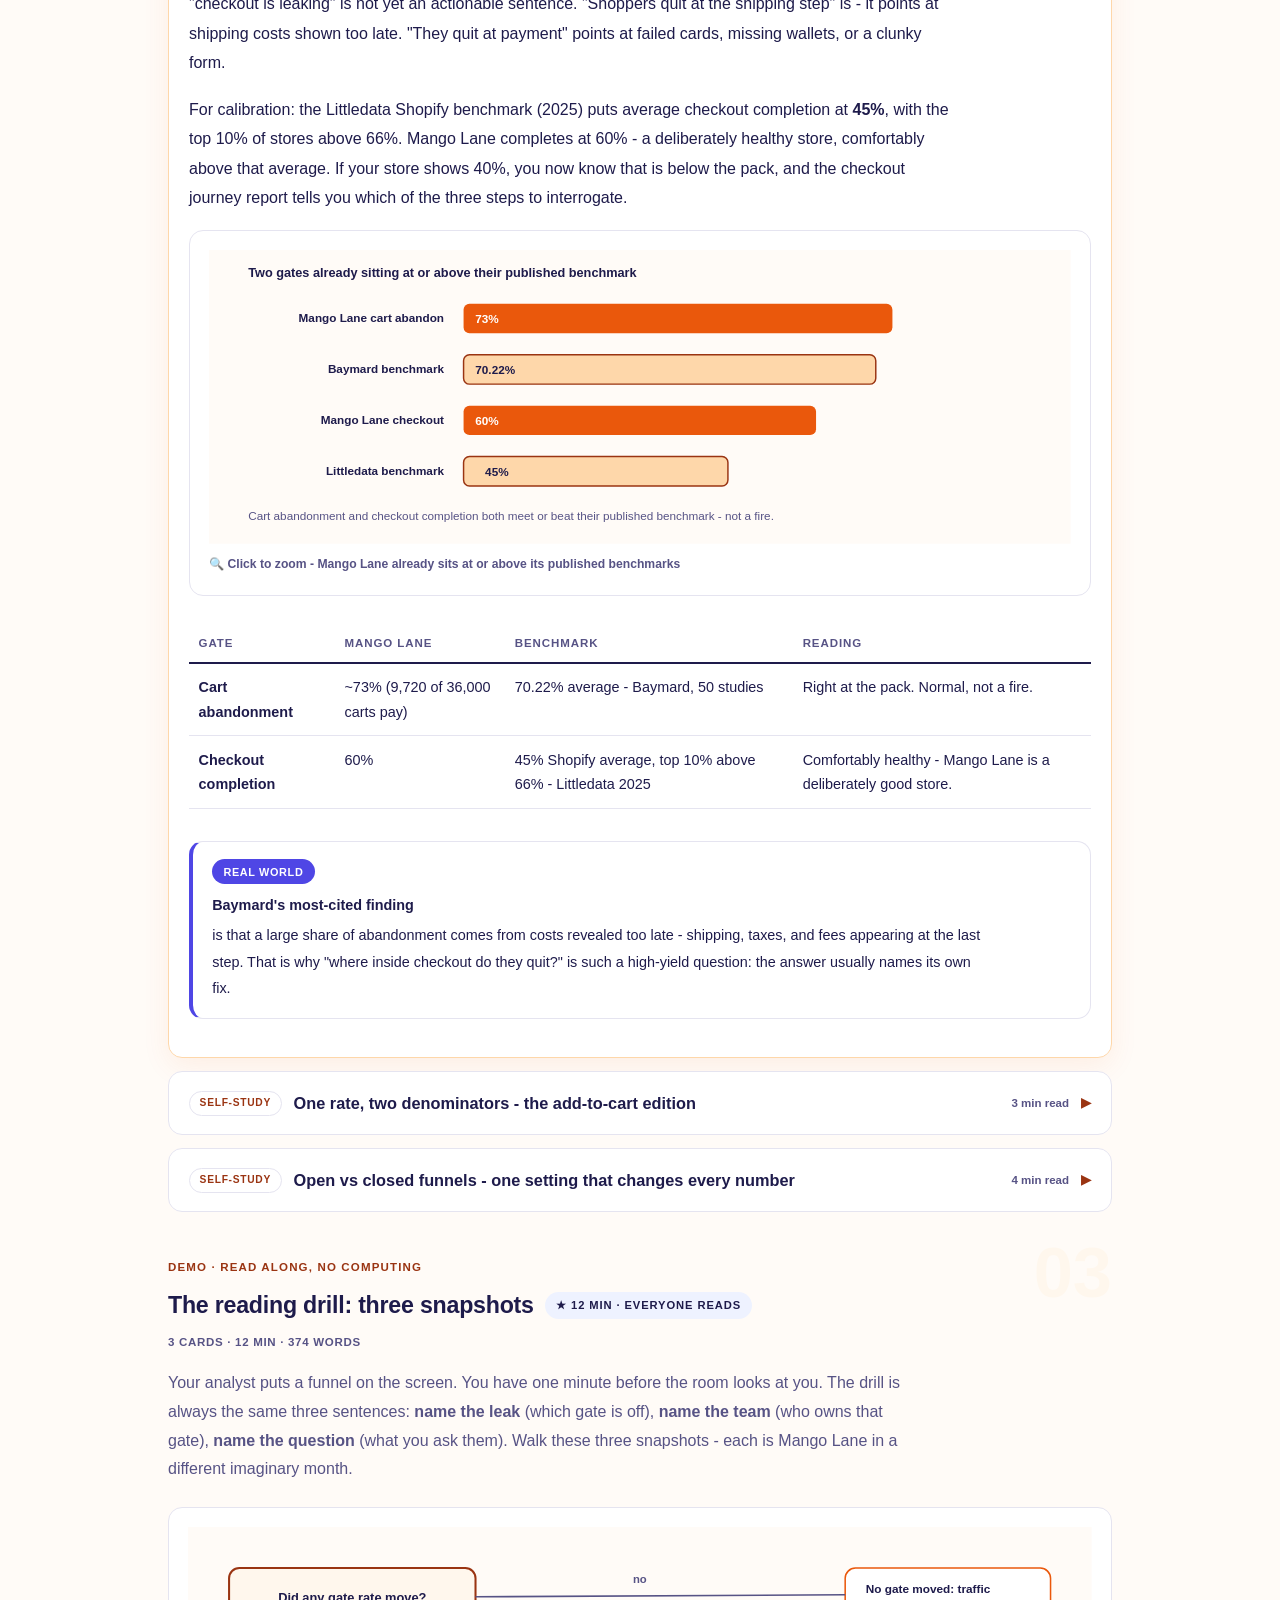
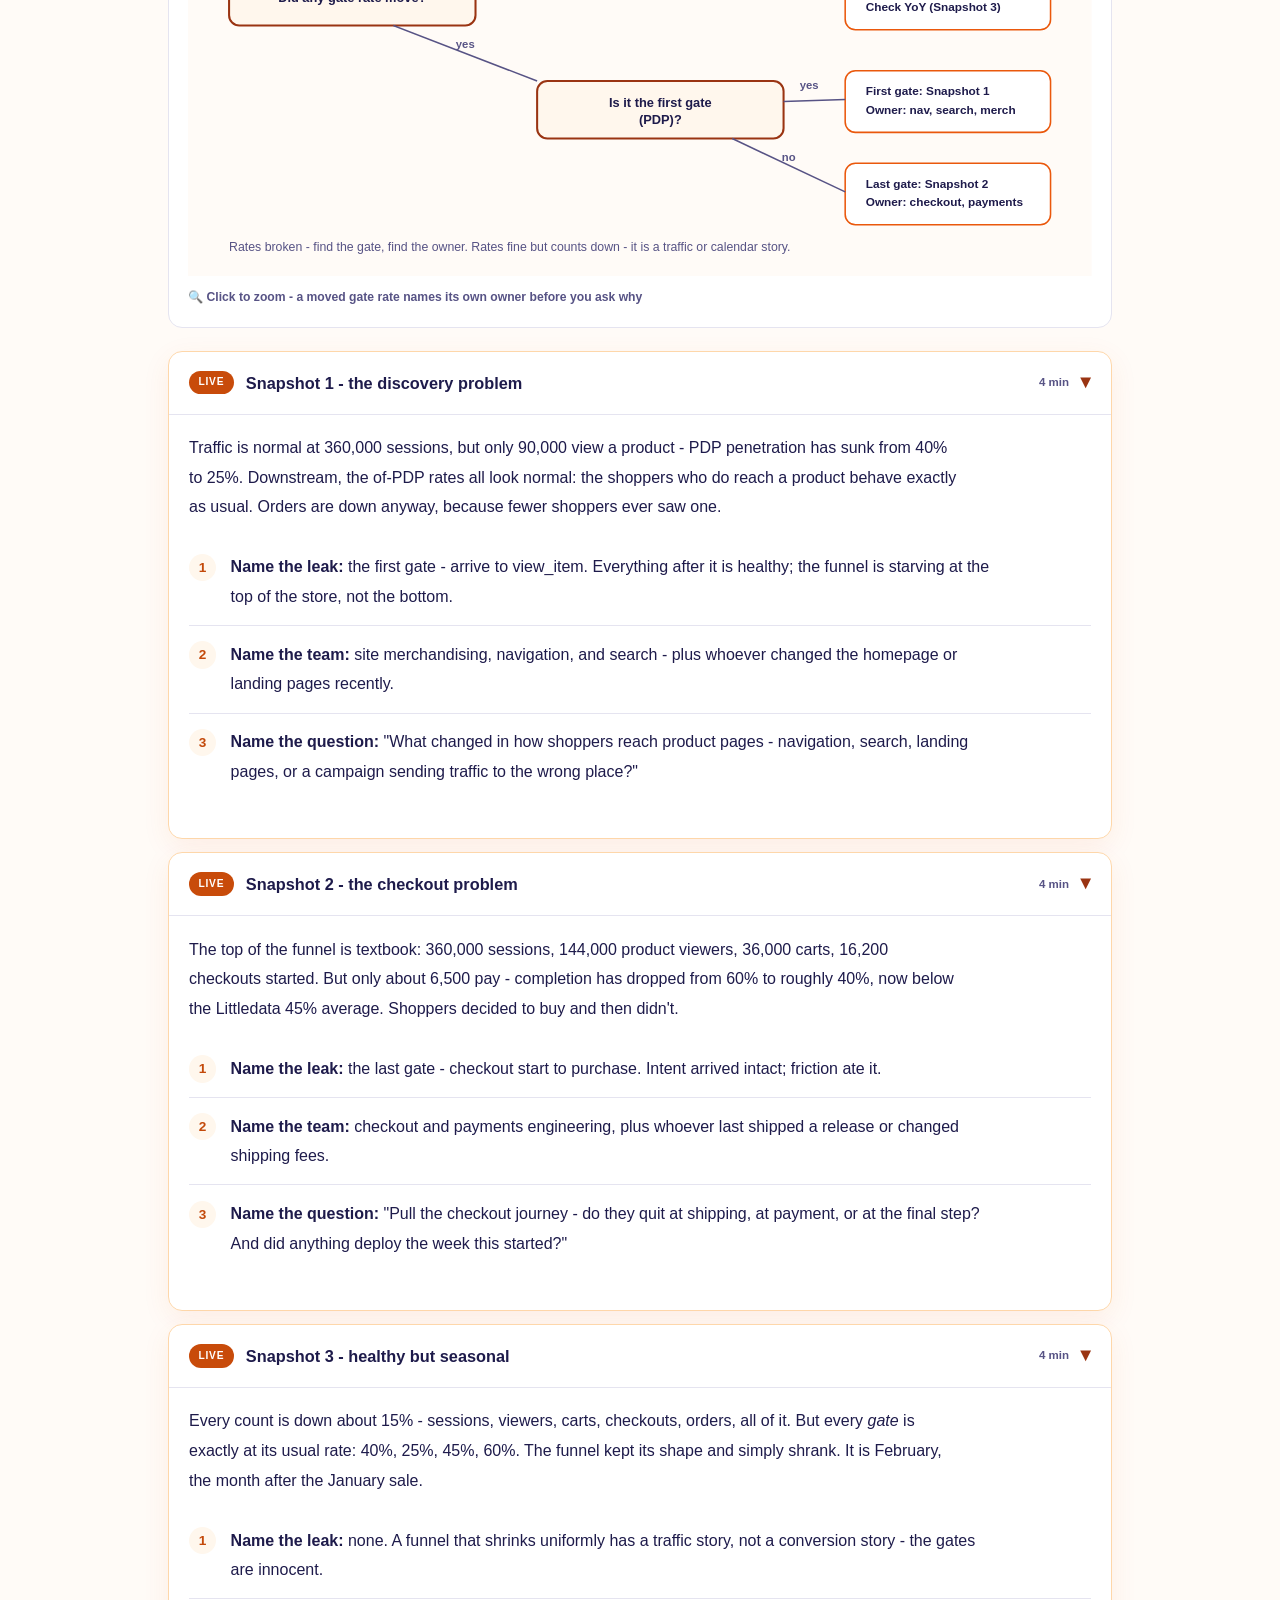
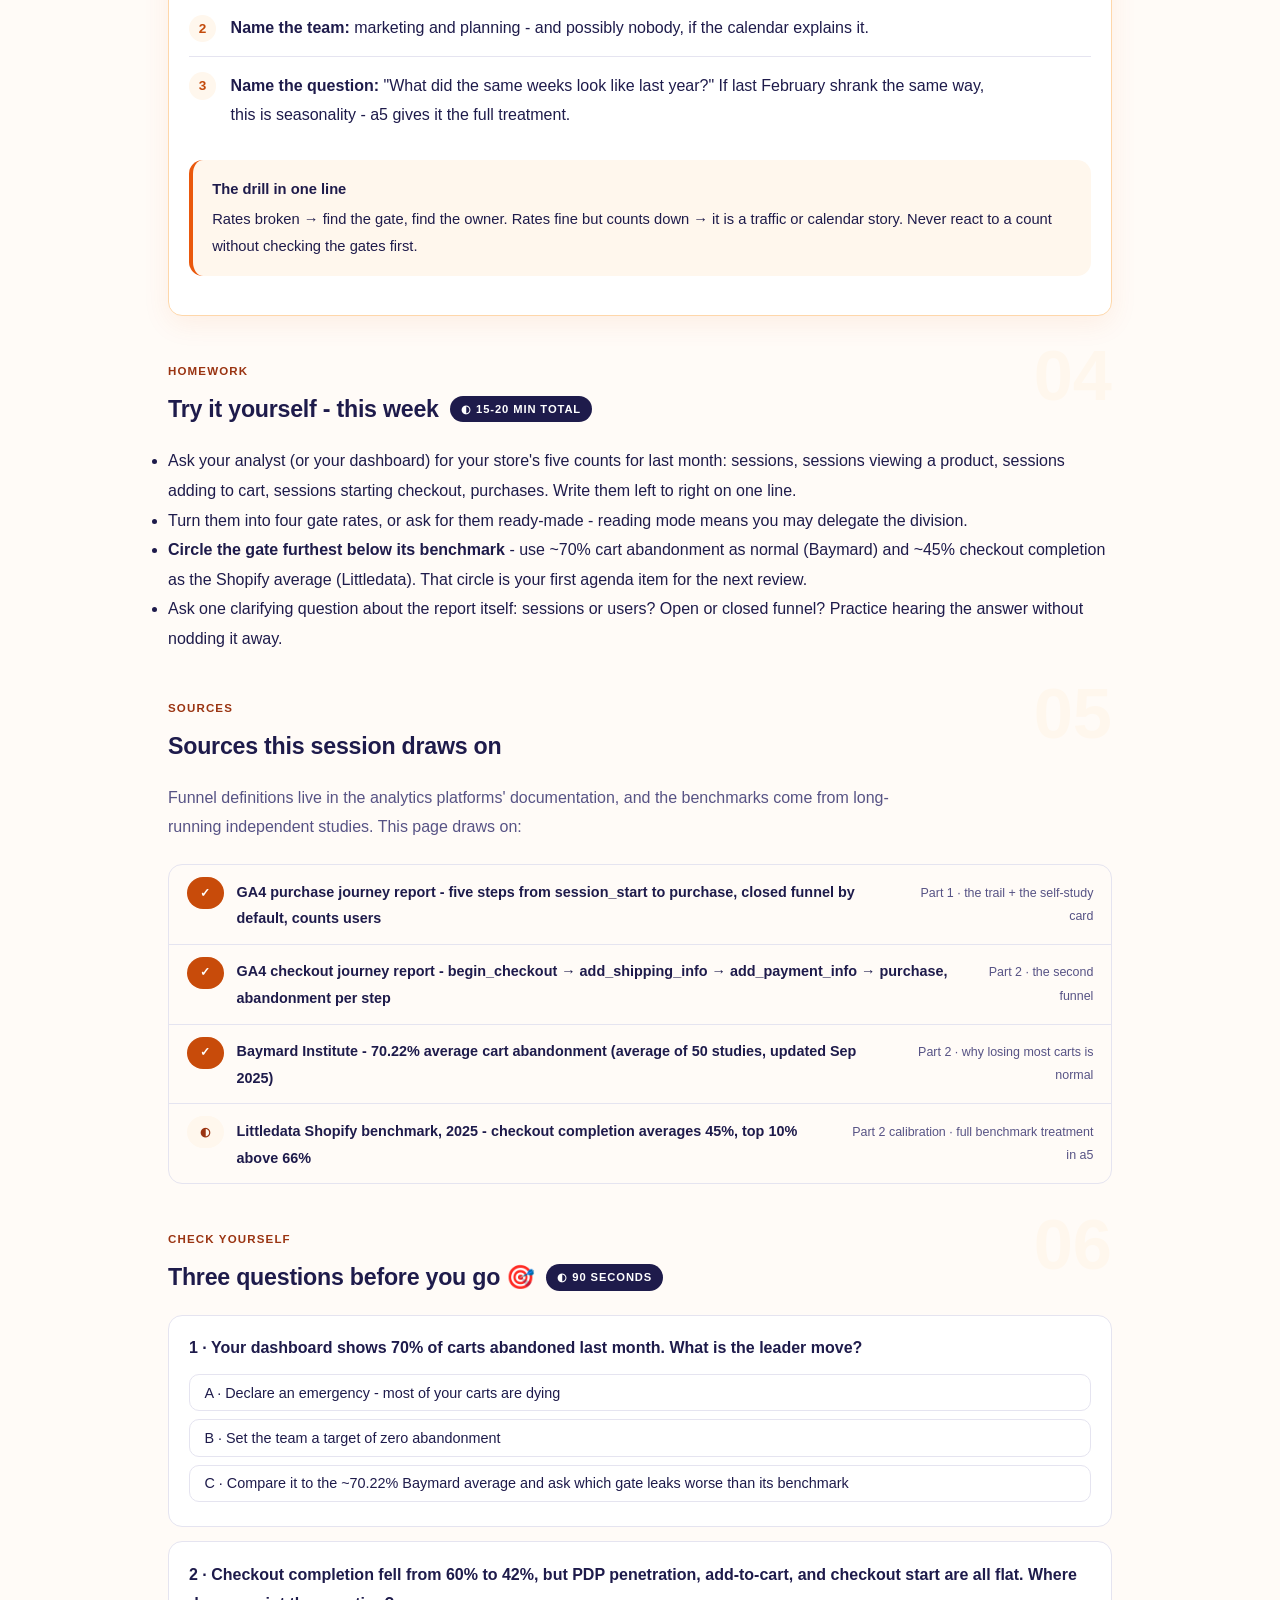
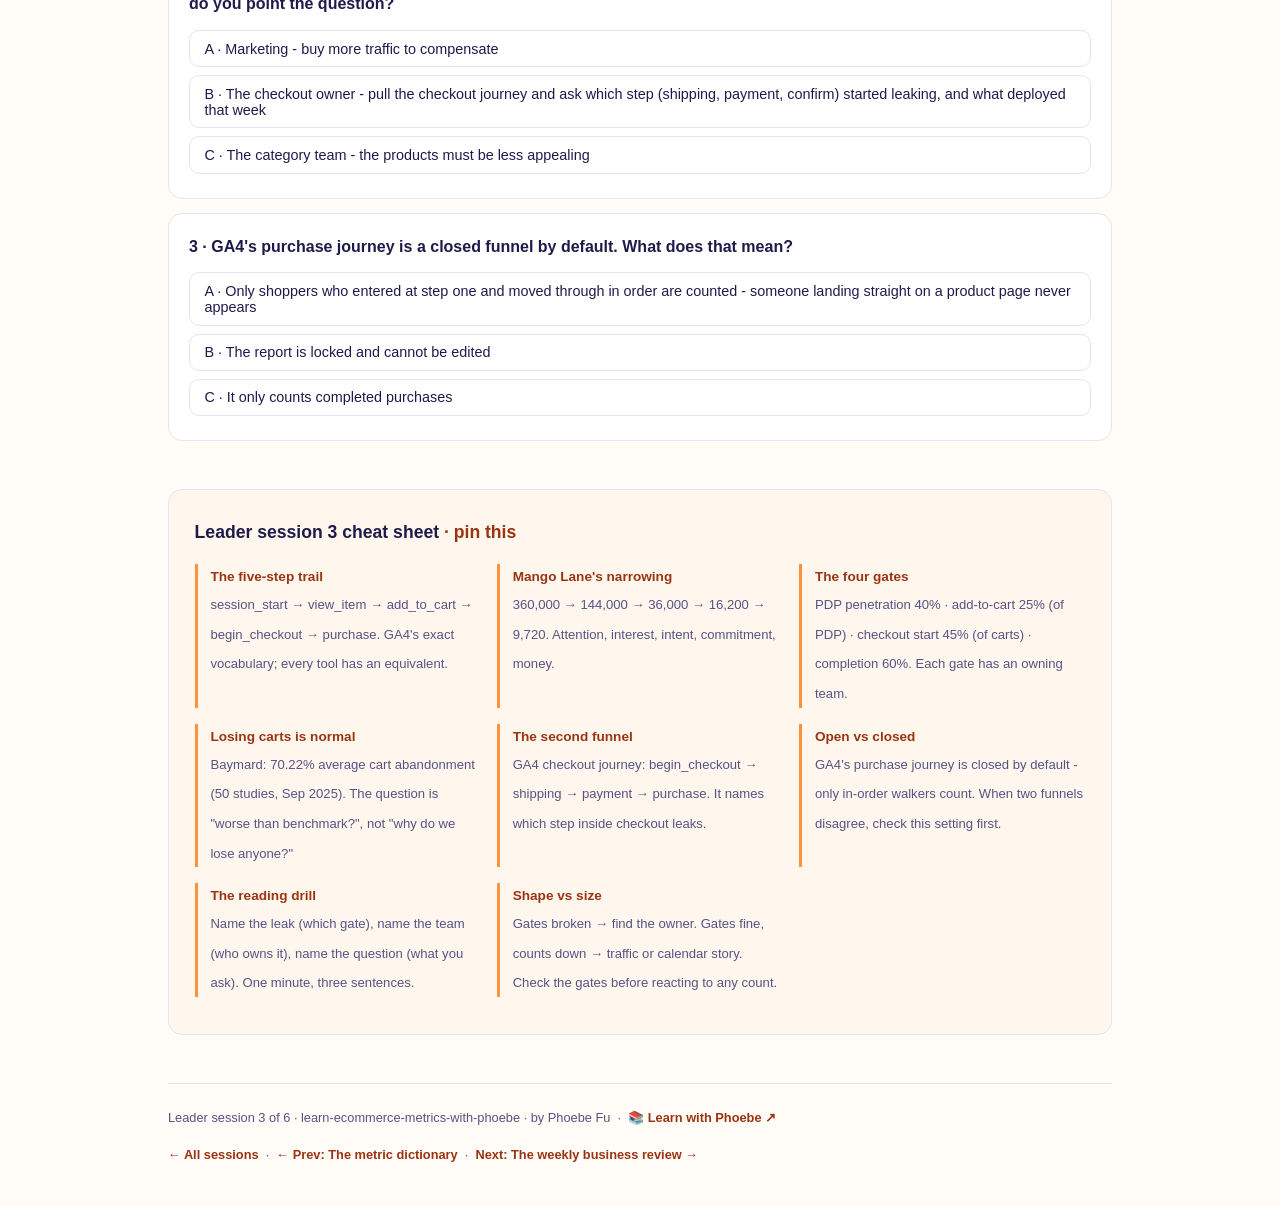
<file: courses/a3-reading-the-funnel.html>
<!DOCTYPE html>
<html lang="en">
<head>
<meta charset="UTF-8">
<meta name="viewport" content="width=device-width, initial-scale=1.0">
<!-- social:start -->
<meta name="description" content="Leader session 3 of 6. A funnel report is where most executive meetings go wrong: someone sees that 97% of sessions do not buy and declares an emergency. The truth is that every store on earth loses...">
<meta property="og:type" content="article">
<meta property="og:site_name" content="Learn with Phoebe">
<meta property="og:title" content="Reading the funnel - learn ecommerce metrics with phoebe">
<meta property="og:description" content="Leader session 3 of 6. A funnel report is where most executive meetings go wrong: someone sees that 97% of sessions do not buy and declares an emergency. The truth is that every store on earth loses...">
<meta property="og:url" content="https://phoebefu6.github.io/learn-ecommerce-metrics-with-phoebe/courses/a3-reading-the-funnel.html">
<meta property="og:image" content="https://phoebefu6.github.io/learn-ecommerce-metrics-with-phoebe/assets/og-cover.png">
<meta property="og:image:width" content="1200">
<meta property="og:image:height" content="630">
<meta name="twitter:card" content="summary_large_image">
<meta name="twitter:title" content="Reading the funnel - learn ecommerce metrics with phoebe">
<meta name="twitter:description" content="Leader session 3 of 6. A funnel report is where most executive meetings go wrong: someone sees that 97% of sessions do not buy and declares an emergency. The truth is that every store on earth loses...">
<meta name="twitter:image" content="https://phoebefu6.github.io/learn-ecommerce-metrics-with-phoebe/assets/og-cover.png">
<!-- social:end -->
<title>Leader session 3 · Reading the funnel - learn ecommerce metrics with phoebe</title>
<link rel="stylesheet" href="../assets/style.css?v=34">
</head>
<body>

<div class="toolbar">
  <div class="wrap">
    <span class="crumb"><a href="../index.html">learn-ecommerce-metrics-with-phoebe</a> / Leader session 3 of 6</span>
    <button class="btn" id="toggle-all" type="button">Expand all</button>
    <button class="btn primary" id="zoom-toggle" type="button">Projector zoom: off</button>
  </div>
</div>

<header class="masthead">
  <div class="wrap">
    <div class="eyebrow">Learn Ecommerce Metrics with Phoebe · Leader track · Session 3 of 6</div>
    <h1>Reading the <span class="accent">funnel</span></h1>
    <p class="sub">Sessions a1 and a2 gave you the GMV equation and the dictionary. Today you learn to read the shape between them: the five-step trail every shopper walks and the four gates where most of them leave. No computation - your analysts bring the numbers. Your job is to look at a funnel and know, within a minute, which gate is leaking, which team owns it, and what question to ask next.</p>
    <div class="chip-row">
      <span class="chip level">🟢 Leader track</span>
      <span class="chip audience">C-level · category heads · managers</span>
      <span class="chip audience">Reading mode - no computation</span>
      <span class="chip time">45 min</span>
    </div>
    <div class="agenda">
      <span class="a1" style="flex:1">0-3 · Welcome</span>
      <span class="a2" style="flex:4">3-20 · The five-step trail</span>
      <span class="a3" style="flex:5">20-42 · What losses mean + reading drill</span>
      <span class="a4" style="flex:1">42-45 · Q&amp;A</span>
    </div>
  </div>
</header>

<main class="wrap">

  <!-- ============ INTRO ============ -->
  <section class="section" id="intro">
    <div class="section-kicker">
      <span class="klabel">Part 0</span>
      <h2>Why leaders read funnels</h2>
    </div>
    <p class="lede">A funnel report is where most executive meetings go wrong: someone sees that 97% of sessions do not buy and declares an emergency. The truth is that every store on earth loses most of its shoppers at every gate - the skill is knowing which losses are normal and which one gate is leaking worse than its benchmark. This session gives you that reading skill on Mango Lane's real trail, then drills it on three snapshots. You never touch a spreadsheet.</p>
    <div class="legend">
      <span class="pill solid">Live - presented in session</span>
      <span class="pill light">Self-study - read after class</span>
      <span class="pill inkpill">Sources covered</span>
    </div>
    <div class="callout win">
      <strong>★ What you walk out with today</strong>
      The five-step trail read as a story of narrowing, the benchmark that makes 70% cart abandonment normal, and a three-snapshot reading drill: name the leak, name the team, name the question. Plus the one leader question that replaces "why do we lose anyone": which gate leaks worse than benchmark?
    </div>
  </section>

  <!-- ============ PART 1: THE FIVE-STEP TRAIL ============ -->
  <section class="section" id="trail">
    <div class="section-kicker">
      <span class="klabel">Part 1 · the shape of every store</span>
      <h2>The five-step trail: a story of narrowing <span class="tag concept">17 min live</span></h2>
    </div>
    <p class="lede">Every shopper walks the same trail, and analytics records each step as an event: <strong>session_start</strong> (they arrive), <strong>view_item</strong> (they open a product page), <strong>add_to_cart</strong>, <strong>begin_checkout</strong>, <strong>purchase</strong>. These are Google Analytics 4's exact event names - the industry vocabulary. At Mango Lane, one typical month narrows like this: <strong>360,000 sessions</strong> arrive, <strong>144,000</strong> view a product, <strong>36,000</strong> add to cart, <strong>16,200</strong> start checkout, and <strong>9,720</strong> pay. Read left to right, it is a story: attention, interest, intent, commitment, money.</p>

    <figure class="zoomable">
      <svg viewBox="0 0 880 320" xmlns="http://www.w3.org/2000/svg" role="img" aria-label="Mango Lane's five-stage funnel: 360,000 sessions narrowing to 9,720 purchases, with loss percentages between stages">
        <style>
          .rfH { font: 700 12.5px Inter, sans-serif; fill: #1E1B4B; }
          .rfV { font: 800 16px Inter, sans-serif; fill: #FFFFFF; }
          .rfE { font: 600 10.5px 'SF Mono', Menlo, monospace; fill: #FFFFFF; }
          .rfL { font: 800 12px Inter, sans-serif; fill: #9A3412; }
          .rfC { font: 400 11px Inter, sans-serif; fill: #575385; }
          .rfN { font: 600 12.5px Inter, sans-serif; fill: #1E1B4B; }
        </style>

        <text class="rfH" x="94" y="36" text-anchor="middle">Arrive</text>
        <rect x="20" y="50" width="148" height="200" rx="10" fill="#EA580C"/>
        <text class="rfV" x="94" y="145" text-anchor="middle">360,000</text>
        <text class="rfE" x="94" y="163" text-anchor="middle">session_start</text>

        <text class="rfH" x="274" y="36" text-anchor="middle">View a product</text>
        <rect x="200" y="75" width="148" height="150" rx="10" fill="#EA580C"/>
        <text class="rfV" x="274" y="145" text-anchor="middle">144,000</text>
        <text class="rfE" x="274" y="163" text-anchor="middle">view_item</text>

        <text class="rfH" x="454" y="36" text-anchor="middle">Add to cart</text>
        <rect x="380" y="95" width="148" height="110" rx="10" fill="#EA580C"/>
        <text class="rfV" x="454" y="145" text-anchor="middle">36,000</text>
        <text class="rfE" x="454" y="163" text-anchor="middle">add_to_cart</text>

        <text class="rfH" x="634" y="36" text-anchor="middle">Start checkout</text>
        <rect x="560" y="109" width="148" height="82" rx="10" fill="#EA580C"/>
        <text class="rfV" x="634" y="145" text-anchor="middle">16,200</text>
        <text class="rfE" x="634" y="163" text-anchor="middle">begin_checkout</text>

        <text class="rfH" x="800" y="36" text-anchor="middle">Pay</text>
        <rect x="740" y="120" width="120" height="60" rx="10" fill="#9A3412"/>
        <text class="rfV" x="800" y="145" text-anchor="middle">9,720</text>
        <text class="rfE" x="800" y="161" text-anchor="middle">purchase</text>

        <text class="rfL" x="184" y="140" text-anchor="middle">-60%</text>
        <text class="rfL" x="364" y="140" text-anchor="middle">-75%</text>
        <text class="rfL" x="544" y="140" text-anchor="middle">-55%</text>
        <text class="rfL" x="724" y="140" text-anchor="middle">-40%</text>

        <text class="rfC" x="94" y="270" text-anchor="middle">the month's traffic</text>
        <text class="rfC" x="274" y="270" text-anchor="middle">PDP penetration 40%</text>
        <text class="rfC" x="454" y="270" text-anchor="middle">25% of PDP sessions</text>
        <text class="rfC" x="634" y="270" text-anchor="middle">45% of cart sessions</text>
        <text class="rfC" x="800" y="270" text-anchor="middle">60% completion</text>

        <rect x="20" y="296" width="14" height="14" rx="3" fill="#4F46E5"/>
        <text class="rfN" x="44" y="308">Losing people at every gate is normal. The leader question: which gate leaks worse than its benchmark?</text>
      </svg>
      <figcaption>🔍 Click to zoom - Mango Lane's month narrowing through the five stages, with the loss between each</figcaption>
    </figure>

    <details class="card" open>
      <summary><span class="mode live">Live</span>Reading the narrowing as a story<span class="mini">6 min</span><span class="caret">▶</span></summary>
      <div class="body">
        <p>Each gap between bars belongs to a different part of the business, which is exactly what makes the funnel useful in a leadership meeting - it is an org chart in disguise:</p>
        <ul>
          <li><strong>Arrive → view a product (-60%):</strong> discovery. Can shoppers find products? Owned by site merchandising, search, and navigation.</li>
          <li><strong>View → add to cart (-75%):</strong> desire. Does the product page sell? Owned by the category and product-content teams. Note this is the steepest loss - and the most normal one. Browsing without wanting is what shoppers do.</li>
          <li><strong>Cart → start checkout (-55%):</strong> commitment. Carts are wish lists; checkout is a decision. Owned by pricing, shipping messaging, and CRM (cart reminders).</li>
          <li><strong>Checkout → pay (-40%):</strong> friction. They decided to buy and something got in the way. Owned by the checkout and payments teams - the most fixable gate on the page.</li>
        </ul>
        <p>One honesty note: GA4's built-in purchase journey report counts <strong>users</strong> at each step, while Mango Lane's scorecard reads the same trail in <strong>sessions</strong>. Same shape, different denominator - a2's lesson applies to funnels too. Your only job is to ask which one a chart uses.</p>
        <div class="callout example">
          <span class="ex-pill">Real world</span>
          <p><strong>The same gate is "healthy" at wildly different levels by vertical.</strong> Dynamic Yield's cross-industry panel (200M+ shoppers) shows add-to-cart rates running from roughly 1.7% in luxury to around 10% in food and beauty. A luxury store reading a beauty benchmark would fire a perfectly good team. Verticals matter - a5 goes deep on this.</p>
        </div>
        <div class="callout tip">
          <strong>What to ask when Part 1 comes up in a meeting</strong>
          "Show me the five counts side by side, not just the conversion rate" - the single 2.7% hides four different stories. And: "is this funnel counting sessions or users?"
        </div>
      </div>
    </details>
  </section>

  <!-- ============ PART 2: WHAT THE LOSSES MEAN ============ -->
  <section class="section" id="losses">
    <div class="section-kicker">
      <span class="klabel">Part 2 · benchmarks make losses readable</span>
      <h2>What the losses mean <span class="tag concept">10 min live</span></h2>
    </div>
    <p class="lede">The Baymard Institute, which has studied checkout usability for over a decade, puts average cart abandonment at <strong>70.22%</strong> - the average of 50 separate studies, updated September 2025. Read that again: the best-researched number in ecommerce says <em>seven in ten carts die, everywhere, always</em>. So when your dashboard shows most carts abandoned, that is not a crisis - it is Tuesday. The leader question is never "why do we lose anyone?" It is <strong>"which gate leaks worse than benchmark?"</strong> - because a gate at benchmark is physics, and a gate below benchmark is a fixable problem with an owner.</p>

    <details class="card" open>
      <summary><span class="mode live">Live</span>Inside checkout: the second funnel<span class="mini">6 min</span><span class="caret">▶</span></summary>
      <div class="body">
        <p>The last gate - checkout start to payment - has its own funnel inside it, and GA4 ships a dedicated report for it: the <strong>checkout journey</strong>. It breaks the final stretch into <strong>begin_checkout → add_shipping_info → add_payment_info → purchase</strong>, with an abandonment percentage at each step. This matters because "checkout is leaking" is not yet an actionable sentence. "Shoppers quit at the shipping step" is - it points at shipping costs shown too late. "They quit at payment" points at failed cards, missing wallets, or a clunky form.</p>
        <p>For calibration: the Littledata Shopify benchmark (2025) puts average checkout completion at <strong>45%</strong>, with the top 10% of stores above 66%. Mango Lane completes at 60% - a deliberately healthy store, comfortably above that average. If your store shows 40%, you now know that is below the pack, and the checkout journey report tells you which of the three steps to interrogate.</p>
        
<figure class="zoomable">
  <svg viewBox="0 0 880 300" xmlns="http://www.w3.org/2000/svg" role="img" aria-label="Bar chart comparing Mango Lane's cart abandonment and checkout completion rates against their published benchmarks: cart abandonment 73% versus Baymard's 70.22% average, and checkout completion 60% versus Littledata's 45% Shopify average, with Mango Lane meeting or beating both.">
    <style>
      .a3gT{font:700 13px Inter,sans-serif;fill:#1E1B4B;}
      .a3gL{font:600 12px Inter,sans-serif;fill:#1E1B4B;}
      .a3gVw{font:700 12px Inter,sans-serif;fill:#FFFFFF;}
      .a3gVi{font:700 12px Inter,sans-serif;fill:#1E1B4B;}
      .a3gN{font:400 12px Inter,sans-serif;fill:#575385;}
    </style>
    <rect x="0" y="0" width="880" height="300" fill="#FFFBF7"/>
    <text class="a3gT" x="40" y="28">Two gates already sitting at or above their published benchmark</text>

    <text class="a3gL" x="240" y="74" text-anchor="end">Mango Lane cart abandon</text>
    <rect x="260" y="55" width="438" height="30" rx="6" fill="#EA580C"/>
    <text class="a3gVw" x="272" y="75">73%</text>

    <text class="a3gL" x="240" y="126" text-anchor="end">Baymard benchmark</text>
    <rect x="260" y="107" width="421" height="30" rx="6" fill="#FED7AA" stroke="#9A3412" stroke-width="1.5"/>
    <text class="a3gVi" x="272" y="127">70.22%</text>

    <text class="a3gL" x="240" y="178" text-anchor="end">Mango Lane checkout</text>
    <rect x="260" y="159" width="360" height="30" rx="6" fill="#EA580C"/>
    <text class="a3gVw" x="272" y="179">60%</text>

    <text class="a3gL" x="240" y="230" text-anchor="end">Littledata benchmark</text>
    <rect x="260" y="211" width="270" height="30" rx="6" fill="#FED7AA" stroke="#9A3412" stroke-width="1.5"/>
    <text class="a3gVi" x="282" y="231">45%</text>

    <text class="a3gN" x="40" y="276">Cart abandonment and checkout completion both meet or beat their published benchmark - not a fire.</text>
  </svg>
  <figcaption>🔍 Click to zoom - Mango Lane already sits at or above its published benchmarks</figcaption>
</figure>
<table class="clean">
          <thead><tr><th>Gate</th><th>Mango Lane</th><th>Benchmark</th><th>Reading</th></tr></thead>
          <tbody>
            <tr><td><strong>Cart abandonment</strong></td><td>~73% (9,720 of 36,000 carts pay)</td><td>70.22% average - Baymard, 50 studies</td><td>Right at the pack. Normal, not a fire.</td></tr>
            <tr><td><strong>Checkout completion</strong></td><td>60%</td><td>45% Shopify average, top 10% above 66% - Littledata 2025</td><td>Comfortably healthy - Mango Lane is a deliberately good store.</td></tr>
          </tbody>
        </table>
        <div class="callout example">
          <span class="ex-pill">Real world</span>
          <p><strong>Baymard's most-cited finding</strong> is that a large share of abandonment comes from costs revealed too late - shipping, taxes, and fees appearing at the last step. That is why "where inside checkout do they quit?" is such a high-yield question: the answer usually names its own fix.</p>
        </div>
      </div>
    </details>

    <details class="card">
      <summary><span class="mode self">Self-study</span>One rate, two denominators - the add-to-cart edition<span class="mini">3 min read</span><span class="caret">▶</span></summary>
      <div class="body">
        <p>a2's denominator lesson bites hardest at the add-to-cart gate, because two honest framings coexist. Mango Lane's 36,000 cart sessions are <strong>25% of PDP sessions</strong> (36,000 of 144,000) - the gate rate on the funnel chart above. They are also <strong>10% of all sessions</strong> (36,000 of 360,000) - the session-based add-to-cart rate, which is how most published benchmarks count.</p>
        <ul>
          <li>The Littledata Shopify benchmark puts session-based add-to-cart at <strong>4.6% average</strong> - so Mango Lane's 10% looks excellent against it, but only because both use the same denominator.</li>
          <li>Compare a 25%-of-PDP number to a session-based benchmark and you will conclude your store is a miracle. It is not - it is a mismatched denominator.</li>
        </ul>
        <p>The leader ask here is one word away from a2's: not just "which denominator does our number use?" but "which denominator does the <em>benchmark</em> use?"</p>
      </div>
    </details>

    <details class="card">
      <summary><span class="mode self">Self-study</span>Open vs closed funnels - one setting that changes every number<span class="mini">4 min read</span><span class="caret">▶</span></summary>
      <div class="body">
        <p>Funnels come in two flavors. A <strong>closed funnel</strong> only counts shoppers who entered at step one and moved through in order - someone who lands directly on a product page from an ad never appears. An <strong>open funnel</strong> lets shoppers join at any step. GA4's purchase journey report is <strong>closed by default</strong>, which means its step counts can look smaller than the raw event counts your analyst pulls - not a bug, a definition.</p>
        <ul>
          <li><strong>Closed funnels</strong> answer "how does the full journey perform for people who walk all of it?"</li>
          <li><strong>Open funnels</strong> answer "how many people did each stage, however they got there?"</li>
          <li>When two funnel charts disagree, this setting is suspect number one - ask before anyone rebuilds a dashboard.</li>
        </ul>
        <div class="callout tip">
          <strong>What to ask when Part 2 comes up in a meeting</strong>
          "How does each gate compare to its benchmark?" - not "why did we lose 70% of carts". And when checkout leaks: "which step inside the checkout journey - shipping, payment, or the final confirm?"
        </div>
      </div>
    </details>
  </section>

  <!-- ============ DEMO: READING DRILL ============ -->
  <section class="section" id="drill">
    <div class="section-kicker">
      <span class="klabel">Demo · read along, no computing</span>
      <h2>The reading drill: three snapshots <span class="tag demo">★ 12 min · everyone reads</span></h2>
    </div>
    <p class="lede">Your analyst puts a funnel on the screen. You have one minute before the room looks at you. The drill is always the same three sentences: <strong>name the leak</strong> (which gate is off), <strong>name the team</strong> (who owns that gate), <strong>name the question</strong> (what you ask them). Walk these three snapshots - each is Mango Lane in a different imaginary month.</p>
<figure class="zoomable">
  <svg viewBox="0 0 880 340" xmlns="http://www.w3.org/2000/svg" role="img" aria-label="A decision tree for reading a funnel drop: if no gate rate moved, the cause is traffic or seasonality and the fix is to check the same weeks last year; if a gate did move, the first gate points to navigation and search while the last gate points to checkout and payments.">
    <style>
      .a3dT{font:700 12.5px Inter,sans-serif;fill:#1E1B4B;}
      .a3dO{font:700 11.5px Inter,sans-serif;fill:#1E1B4B;}
      .a3dE{font:700 11px Inter,sans-serif;fill:#575385;}
      .a3dN{font:400 12px Inter,sans-serif;fill:#575385;}
    </style>
    <rect x="0" y="0" width="880" height="340" fill="#FFFBF7"/>

    <rect x="40" y="40" width="240" height="56" rx="10" fill="#FFF7ED" stroke="#9A3412" stroke-width="2"/>
    <text class="a3dT" x="160" y="73" text-anchor="middle">Did any gate rate move?</text>

    <rect x="640" y="40" width="200" height="60" rx="10" fill="#FFFFFF" stroke="#EA580C" stroke-width="1.5"/>
    <text class="a3dO" x="660" y="64">No gate moved: traffic</text>
    <text class="a3dO" x="660" y="82">Check YoY (Snapshot 3)</text>

    <rect x="340" y="150" width="240" height="56" rx="10" fill="#FFF7ED" stroke="#9A3412" stroke-width="2"/>
    <text class="a3dT" x="460" y="175" text-anchor="middle">Is it the first gate</text>
    <text class="a3dT" x="460" y="192" text-anchor="middle">(PDP)?</text>

    <rect x="640" y="140" width="200" height="60" rx="10" fill="#FFFFFF" stroke="#EA580C" stroke-width="1.5"/>
    <text class="a3dO" x="660" y="164">First gate: Snapshot 1</text>
    <text class="a3dO" x="660" y="182">Owner: nav, search, merch</text>

    <rect x="640" y="230" width="200" height="60" rx="10" fill="#FFFFFF" stroke="#EA580C" stroke-width="1.5"/>
    <text class="a3dO" x="660" y="254">Last gate: Snapshot 2</text>
    <text class="a3dO" x="660" y="272">Owner: checkout, payments</text>

    <line x1="280" y1="68" x2="640" y2="66" stroke="#575385" stroke-width="1.5"/>
    <text class="a3dE" x="440" y="55" text-anchor="middle">no</text>

    <line x1="200" y1="96" x2="340" y2="150" stroke="#575385" stroke-width="1.5"/>
    <text class="a3dE" x="270" y="118" text-anchor="middle">yes</text>

    <line x1="580" y1="170" x2="640" y2="168" stroke="#575385" stroke-width="1.5"/>
    <text class="a3dE" x="605" y="158" text-anchor="middle">yes</text>

    <line x1="530" y1="206" x2="640" y2="258" stroke="#575385" stroke-width="1.5"/>
    <text class="a3dE" x="585" y="228" text-anchor="middle">no</text>

    <text class="a3dN" x="40" y="316">Rates broken - find the gate, find the owner. Rates fine but counts down - it is a traffic or calendar story.</text>
  </svg>
  <figcaption>🔍 Click to zoom - a moved gate rate names its own owner before you ask why</figcaption>
</figure>


    <details class="card" open>
      <summary><span class="mode live">Live</span>Snapshot 1 - the discovery problem<span class="mini">4 min</span><span class="caret">▶</span></summary>
      <div class="body">
        <p>Traffic is normal at 360,000 sessions, but only 90,000 view a product - PDP penetration has sunk from 40% to 25%. Downstream, the of-PDP rates all look normal: the shoppers who do reach a product behave exactly as usual. Orders are down anyway, because fewer shoppers ever saw one.</p>
        <div class="steps">
          <div class="step"><p><strong>Name the leak:</strong> the first gate - arrive to view_item. Everything after it is healthy; the funnel is starving at the top of the store, not the bottom.</p></div>
          <div class="step"><p><strong>Name the team:</strong> site merchandising, navigation, and search - plus whoever changed the homepage or landing pages recently.</p></div>
          <div class="step"><p><strong>Name the question:</strong> "What changed in how shoppers reach product pages - navigation, search, landing pages, or a campaign sending traffic to the wrong place?"</p></div>
        </div>
      </div>
    </details>

    <details class="card" open>
      <summary><span class="mode live">Live</span>Snapshot 2 - the checkout problem<span class="mini">4 min</span><span class="caret">▶</span></summary>
      <div class="body">
        <p>The top of the funnel is textbook: 360,000 sessions, 144,000 product viewers, 36,000 carts, 16,200 checkouts started. But only about 6,500 pay - completion has dropped from 60% to roughly 40%, now below the Littledata 45% average. Shoppers decided to buy and then didn't.</p>
        <div class="steps">
          <div class="step"><p><strong>Name the leak:</strong> the last gate - checkout start to purchase. Intent arrived intact; friction ate it.</p></div>
          <div class="step"><p><strong>Name the team:</strong> checkout and payments engineering, plus whoever last shipped a release or changed shipping fees.</p></div>
          <div class="step"><p><strong>Name the question:</strong> "Pull the checkout journey - do they quit at shipping, at payment, or at the final step? And did anything deploy the week this started?"</p></div>
        </div>
      </div>
    </details>

    <details class="card" open>
      <summary><span class="mode live">Live</span>Snapshot 3 - healthy but seasonal<span class="mini">4 min</span><span class="caret">▶</span></summary>
      <div class="body">
        <p>Every count is down about 15% - sessions, viewers, carts, checkouts, orders, all of it. But every <em>gate</em> is exactly at its usual rate: 40%, 25%, 45%, 60%. The funnel kept its shape and simply shrank. It is February, the month after the January sale.</p>
        <div class="steps">
          <div class="step"><p><strong>Name the leak:</strong> none. A funnel that shrinks uniformly has a traffic story, not a conversion story - the gates are innocent.</p></div>
          <div class="step"><p><strong>Name the team:</strong> marketing and planning - and possibly nobody, if the calendar explains it.</p></div>
          <div class="step"><p><strong>Name the question:</strong> "What did the same weeks look like last year?" If last February shrank the same way, this is seasonality - a5 gives it the full treatment.</p></div>
        </div>
        <div class="callout tip">
          <strong>The drill in one line</strong>
          Rates broken → find the gate, find the owner. Rates fine but counts down → it is a traffic or calendar story. Never react to a count without checking the gates first.
        </div>
      </div>
    </details>
  </section>

  <!-- ============ HOMEWORK ============ -->
  <section class="section" id="exercise">
    <div class="section-kicker">
      <span class="klabel">Homework</span>
      <h2>Try it yourself - this week <span class="tag exercise">◐ 15-20 min total</span></h2>
    </div>
    <ul>
      <li>Ask your analyst (or your dashboard) for your store's five counts for last month: sessions, sessions viewing a product, sessions adding to cart, sessions starting checkout, purchases. Write them left to right on one line.</li>
      <li>Turn them into four gate rates, or ask for them ready-made - reading mode means you may delegate the division.</li>
      <li><strong>Circle the gate furthest below its benchmark</strong> - use ~70% cart abandonment as normal (Baymard) and ~45% checkout completion as the Shopify average (Littledata). That circle is your first agenda item for the next review.</li>
      <li>Ask one clarifying question about the report itself: sessions or users? Open or closed funnel? Practice hearing the answer without nodding it away.</li>
    </ul>
  </section>

  <!-- ============ SOURCES ============ -->
  <section class="section" id="official">
    <div class="section-kicker">
      <span class="klabel">Sources</span>
      <h2>Sources this session draws on</h2>
    </div>
    <p class="lede">Funnel definitions live in the analytics platforms' documentation, and the benchmarks come from long-running independent studies. This page draws on:</p>
    <div class="covered">
      <div class="covered-row"><span class="status pill solid">✓</span><span class="name">GA4 purchase journey report - five steps from session_start to purchase, closed funnel by default, counts users</span><span class="note">Part 1 · the trail + the self-study card</span></div>
      <div class="covered-row"><span class="status pill solid">✓</span><span class="name">GA4 checkout journey report - begin_checkout → add_shipping_info → add_payment_info → purchase, abandonment per step</span><span class="note">Part 2 · the second funnel</span></div>
      <div class="covered-row"><span class="status pill solid">✓</span><span class="name">Baymard Institute - 70.22% average cart abandonment (average of 50 studies, updated Sep 2025)</span><span class="note">Part 2 · why losing most carts is normal</span></div>
      <div class="covered-row"><span class="status pill light">◐</span><span class="name">Littledata Shopify benchmark, 2025 - checkout completion averages 45%, top 10% above 66%</span><span class="note">Part 2 calibration · full benchmark treatment in a5</span></div>
    </div>
  </section>

  <!-- ============ QUIZ ============ -->
  <section class="section" id="quiz">
    <div class="section-kicker">
      <span class="klabel">Check yourself</span>
      <h2>Three questions before you go 🎯 <span class="tag exercise">◐ 90 seconds</span></h2>
    </div>
    <div class="quiz-q" data-answer="2">
      <p class="qtext">1 · Your dashboard shows 70% of carts abandoned last month. What is the leader move?</p>
      <button class="qopt" type="button">A · Declare an emergency - most of your carts are dying</button>
      <button class="qopt" type="button">B · Set the team a target of zero abandonment</button>
      <button class="qopt" type="button">C · Compare it to the ~70.22% Baymard average and ask which gate leaks worse than its benchmark</button>
      <p class="qwhy">Seven in ten carts die everywhere - that is the average of 50 studies, not a crisis. A gate at benchmark is physics; a gate below benchmark is a fixable problem with an owner. Benchmarks turn panic into a question.</p>
    </div>
    <div class="quiz-q" data-answer="1">
      <p class="qtext">2 · Checkout completion fell from 60% to 42%, but PDP penetration, add-to-cart, and checkout start are all flat. Where do you point the question?</p>
      <button class="qopt" type="button">A · Marketing - buy more traffic to compensate</button>
      <button class="qopt" type="button">B · The checkout owner - pull the checkout journey and ask which step (shipping, payment, confirm) started leaking, and what deployed that week</button>
      <button class="qopt" type="button">C · The category team - the products must be less appealing</button>
      <p class="qwhy">Intent arrived intact - shoppers viewed, carted, and started checkout at normal rates, then vanished at the last gate. That is friction, owned by checkout and payments. The checkout journey report names the exact step.</p>
    </div>
    <div class="quiz-q" data-answer="0">
      <p class="qtext">3 · GA4's purchase journey is a closed funnel by default. What does that mean?</p>
      <button class="qopt" type="button">A · Only shoppers who entered at step one and moved through in order are counted - someone landing straight on a product page never appears</button>
      <button class="qopt" type="button">B · The report is locked and cannot be edited</button>
      <button class="qopt" type="button">C · It only counts completed purchases</button>
      <p class="qwhy">Closed means in-order from step one; a shopper who joins mid-funnel (say, from an ad straight to a PDP) is excluded. That is why its counts can differ from raw event counts - a definition, not a bug, and suspect number one when two funnel charts disagree.</p>
    </div>
    <p class="quiz-score"></p>
  </section>

  <!-- ============ CHEAT SHEET ============ -->
  <section class="cheat" id="cheatsheet">
    <h3>Leader session 3 cheat sheet <span>· pin this</span></h3>
    <div class="grid-2">
      <div class="cheat-item"><b>The five-step trail</b><span>session_start → view_item → add_to_cart → begin_checkout → purchase. GA4's exact vocabulary; every tool has an equivalent.</span></div>
      <div class="cheat-item"><b>Mango Lane's narrowing</b><span>360,000 → 144,000 → 36,000 → 16,200 → 9,720. Attention, interest, intent, commitment, money.</span></div>
      <div class="cheat-item"><b>The four gates</b><span>PDP penetration 40% · add-to-cart 25% (of PDP) · checkout start 45% (of carts) · completion 60%. Each gate has an owning team.</span></div>
      <div class="cheat-item"><b>Losing carts is normal</b><span>Baymard: 70.22% average cart abandonment (50 studies, Sep 2025). The question is "worse than benchmark?", not "why do we lose anyone?"</span></div>
      <div class="cheat-item"><b>The second funnel</b><span>GA4 checkout journey: begin_checkout → shipping → payment → purchase. It names which step inside checkout leaks.</span></div>
      <div class="cheat-item"><b>Open vs closed</b><span>GA4's purchase journey is closed by default - only in-order walkers count. When two funnels disagree, check this setting first.</span></div>
      <div class="cheat-item"><b>The reading drill</b><span>Name the leak (which gate), name the team (who owns it), name the question (what you ask). One minute, three sentences.</span></div>
      <div class="cheat-item"><b>Shape vs size</b><span>Gates broken → find the owner. Gates fine, counts down → traffic or calendar story. Check the gates before reacting to any count.</span></div>
    </div>
  </section>

  <footer class="pagefoot">
    <span>Leader session 3 of 6 · learn-ecommerce-metrics-with-phoebe · by Phoebe Fu &nbsp;·&nbsp; 📚 <a href="https://phoebefu6.github.io/learn-with-phoebe/">Learn with Phoebe ↗</a></span>
    <span><a href="../index.html">← All sessions</a> &nbsp;·&nbsp; <a href="a2-the-metric-dictionary.html">← Prev: The metric dictionary</a> &nbsp;·&nbsp; <a href="a4-weekly-business-review.html">Next: The weekly business review →</a></span>
  </footer>

</main>

<script src="../assets/tree-live.js?v=6"></script>
<script src="../assets/app.js?v=32"></script>
</body>
</html>
</file>
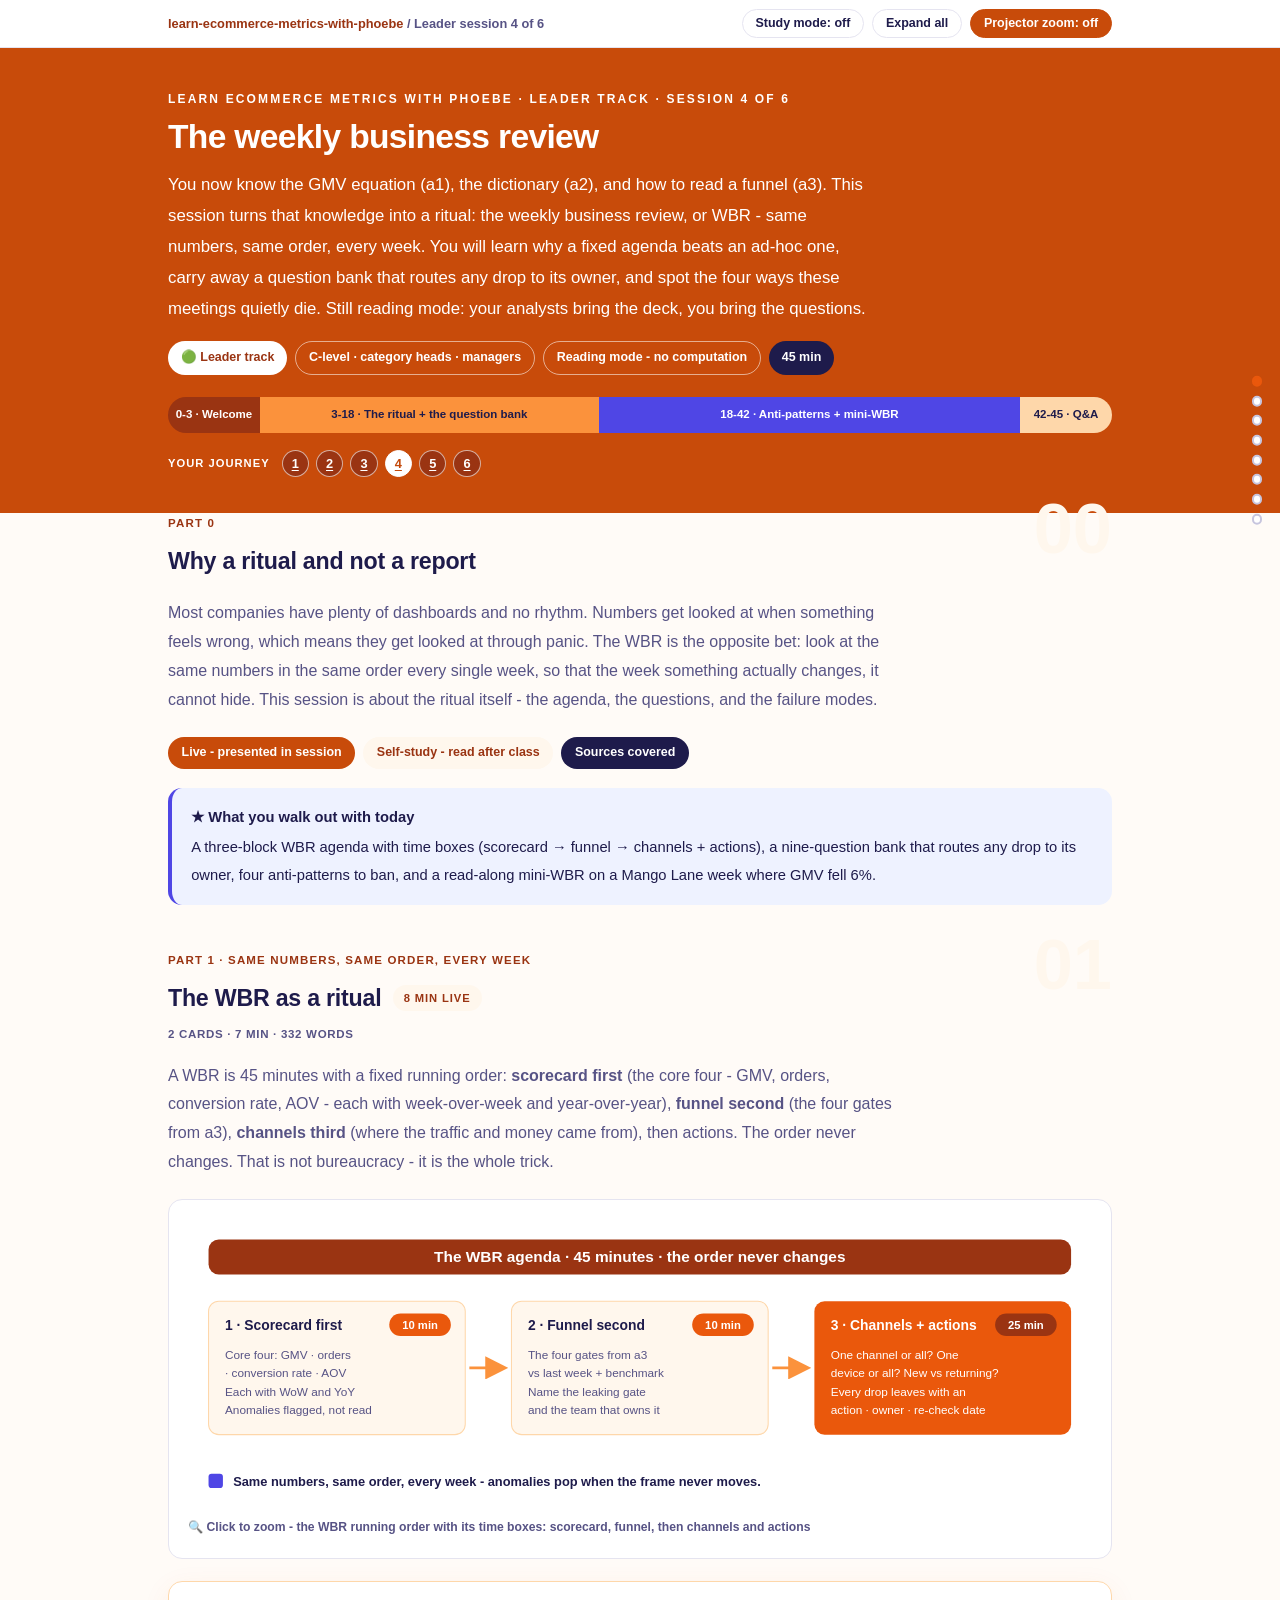
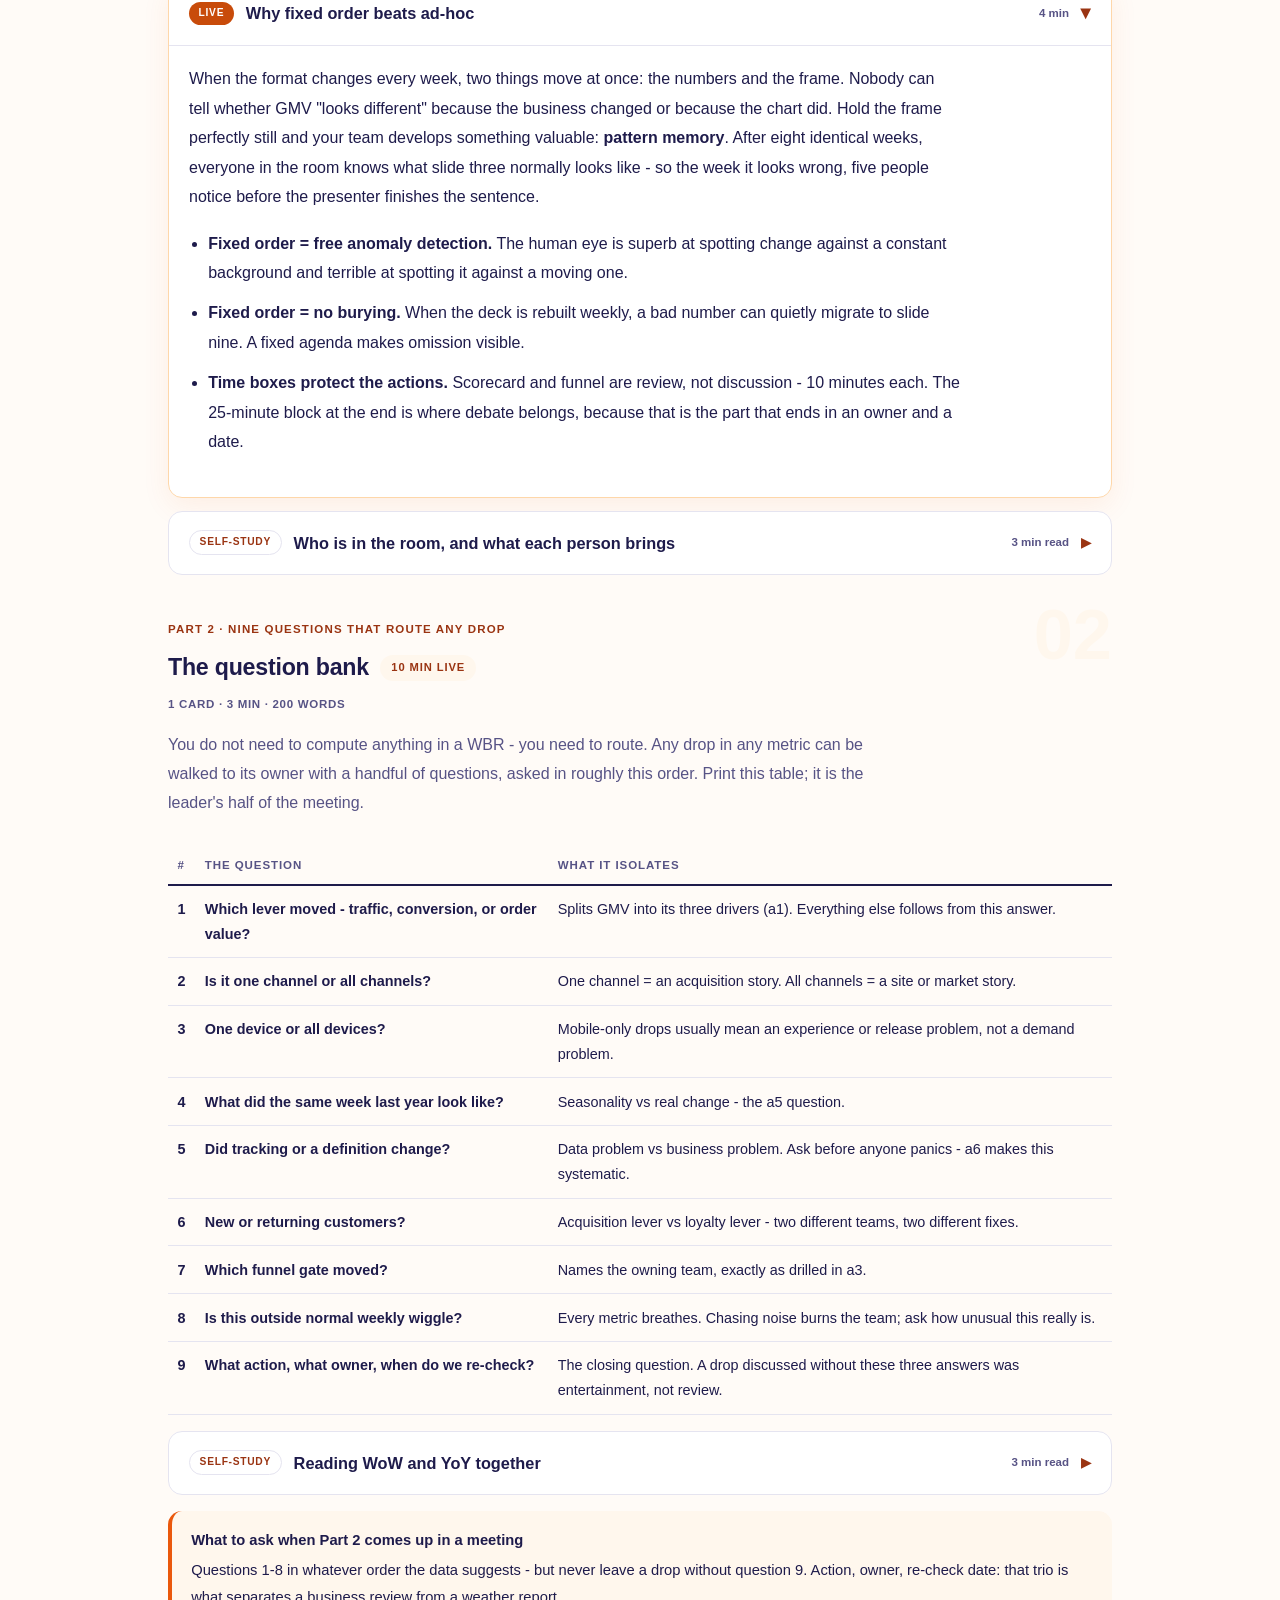
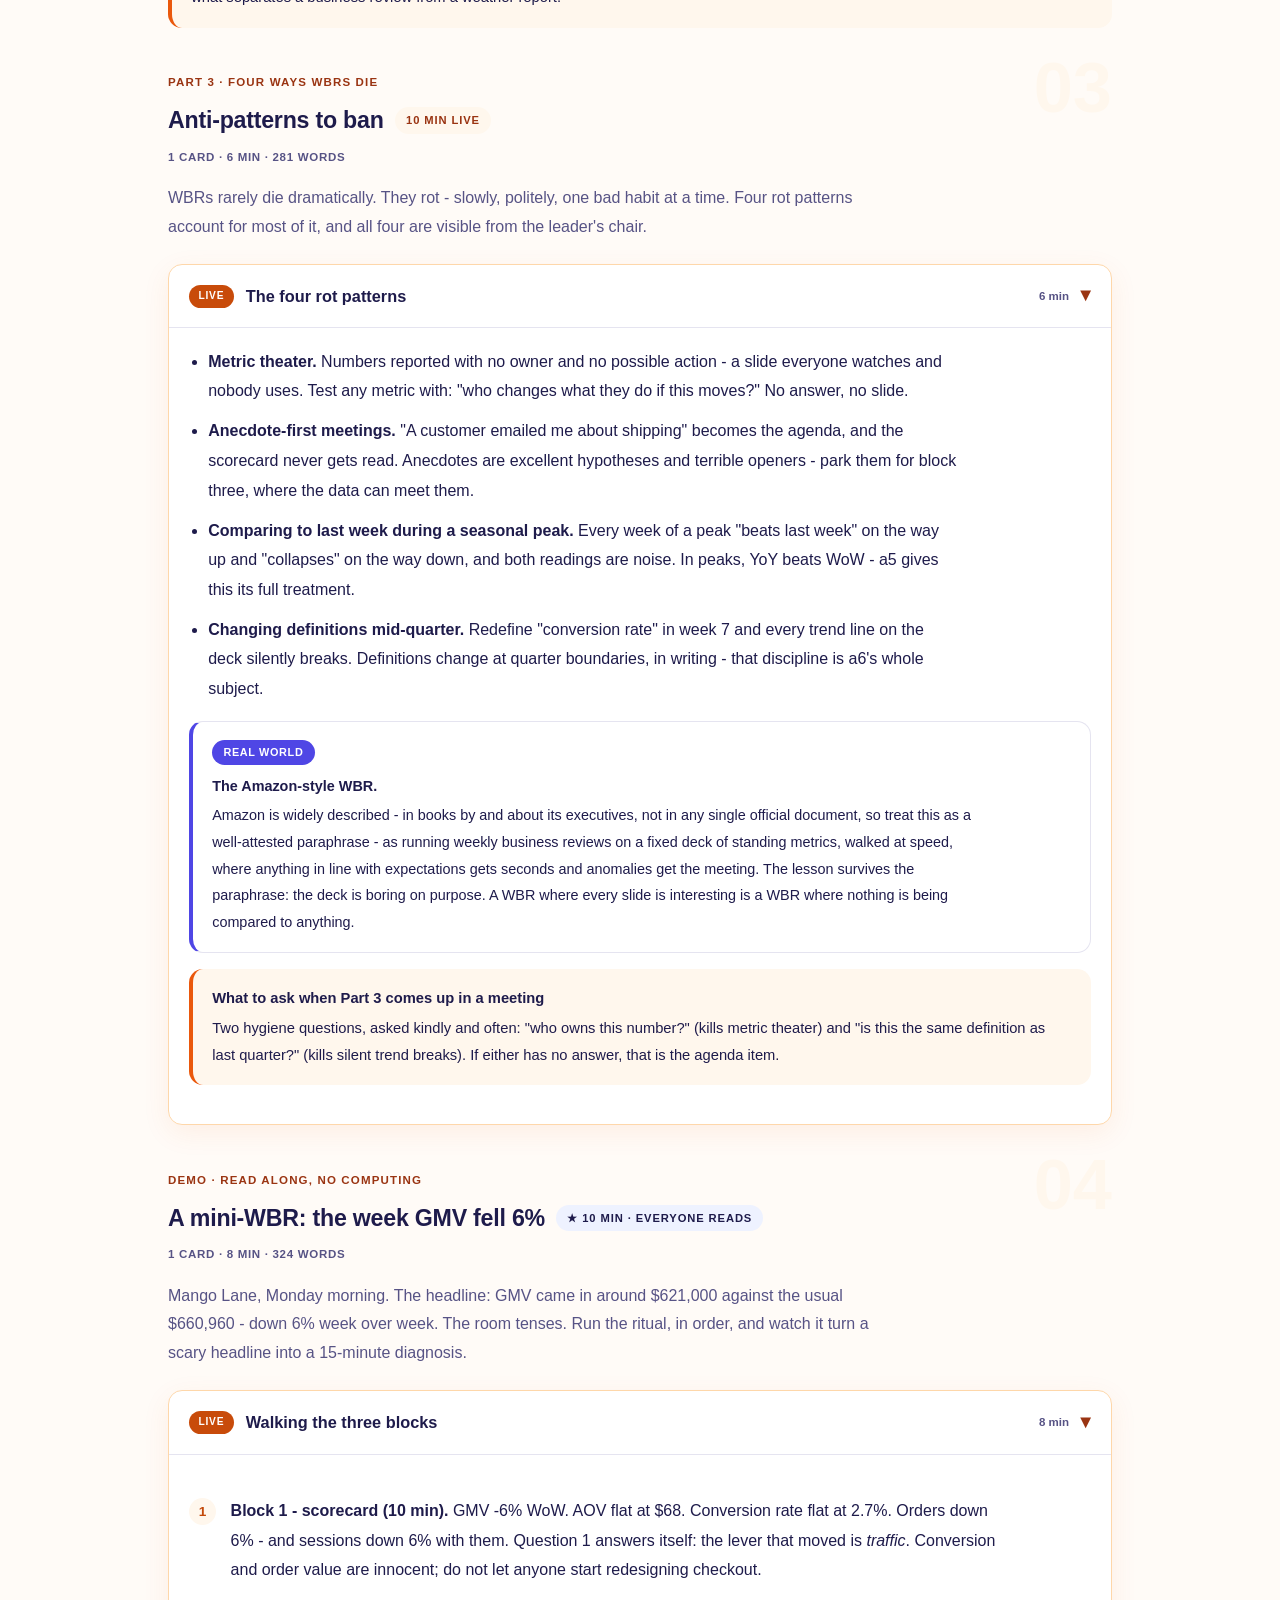
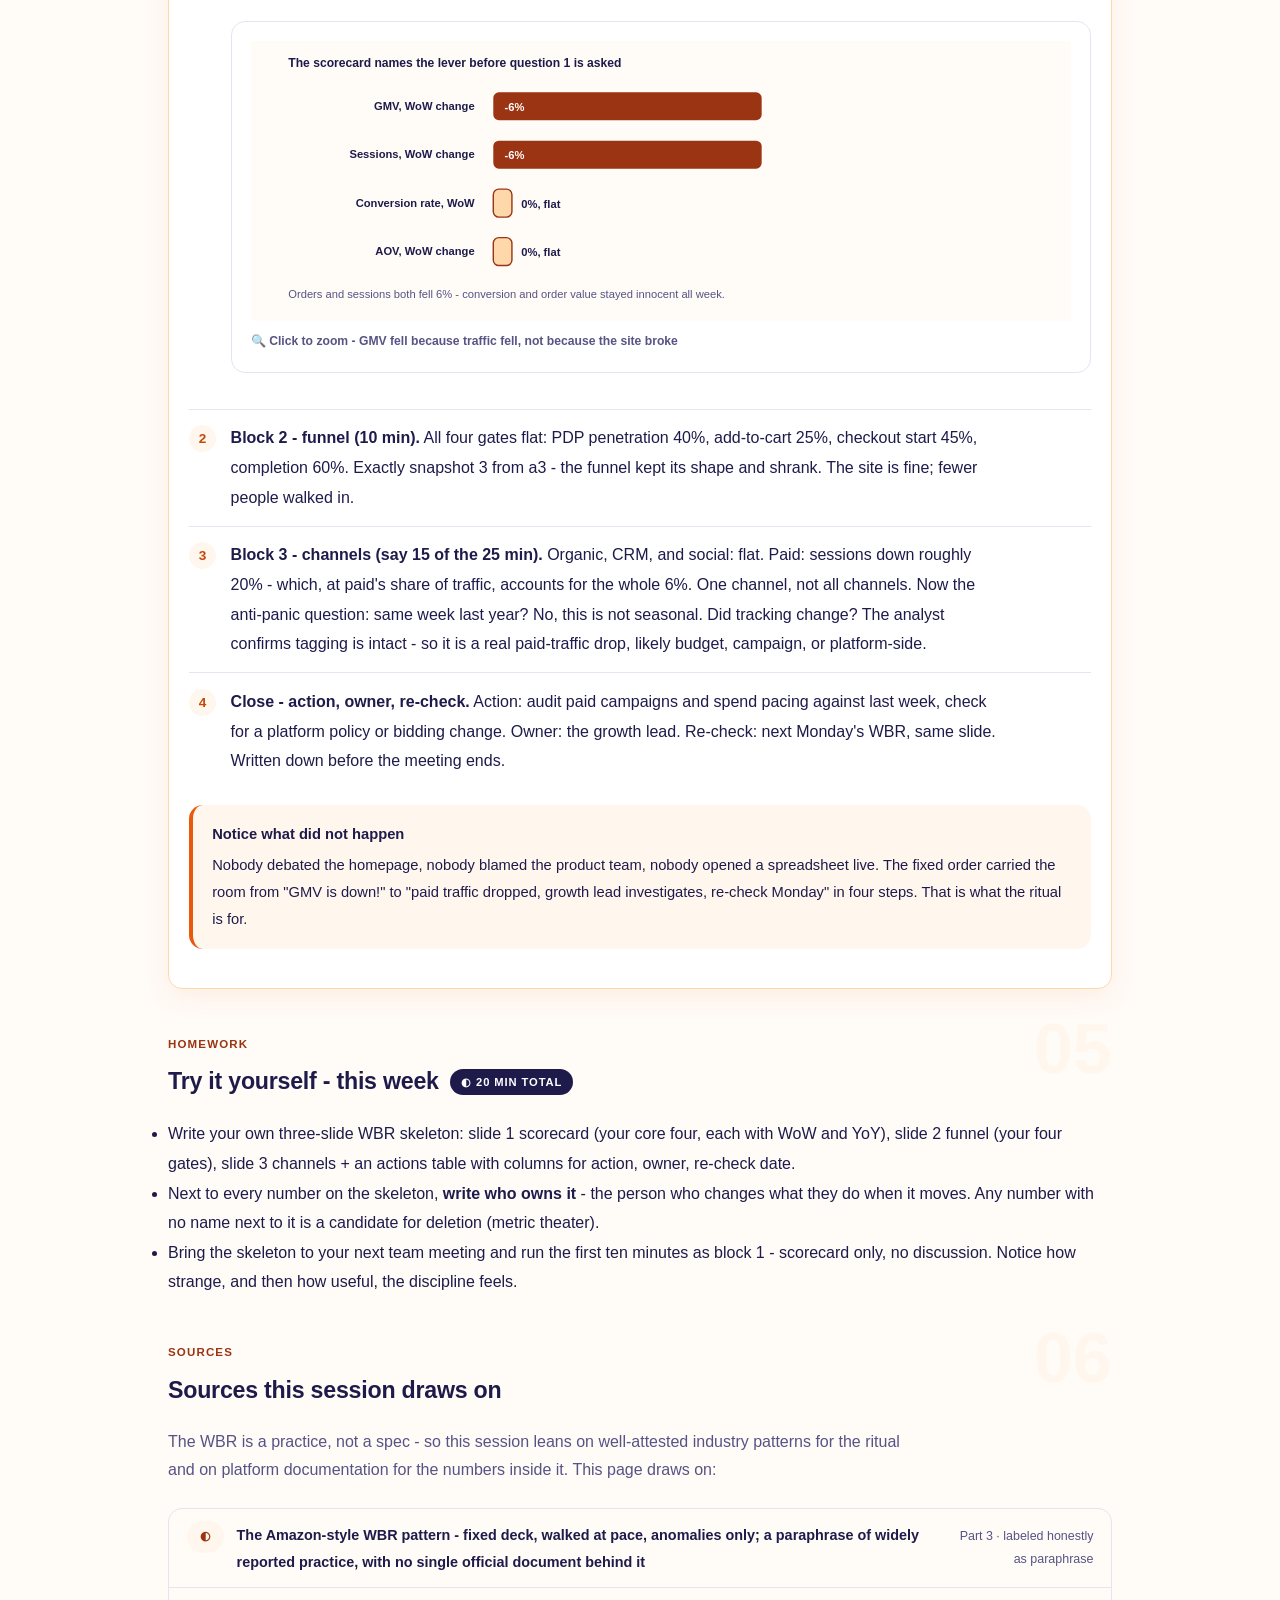
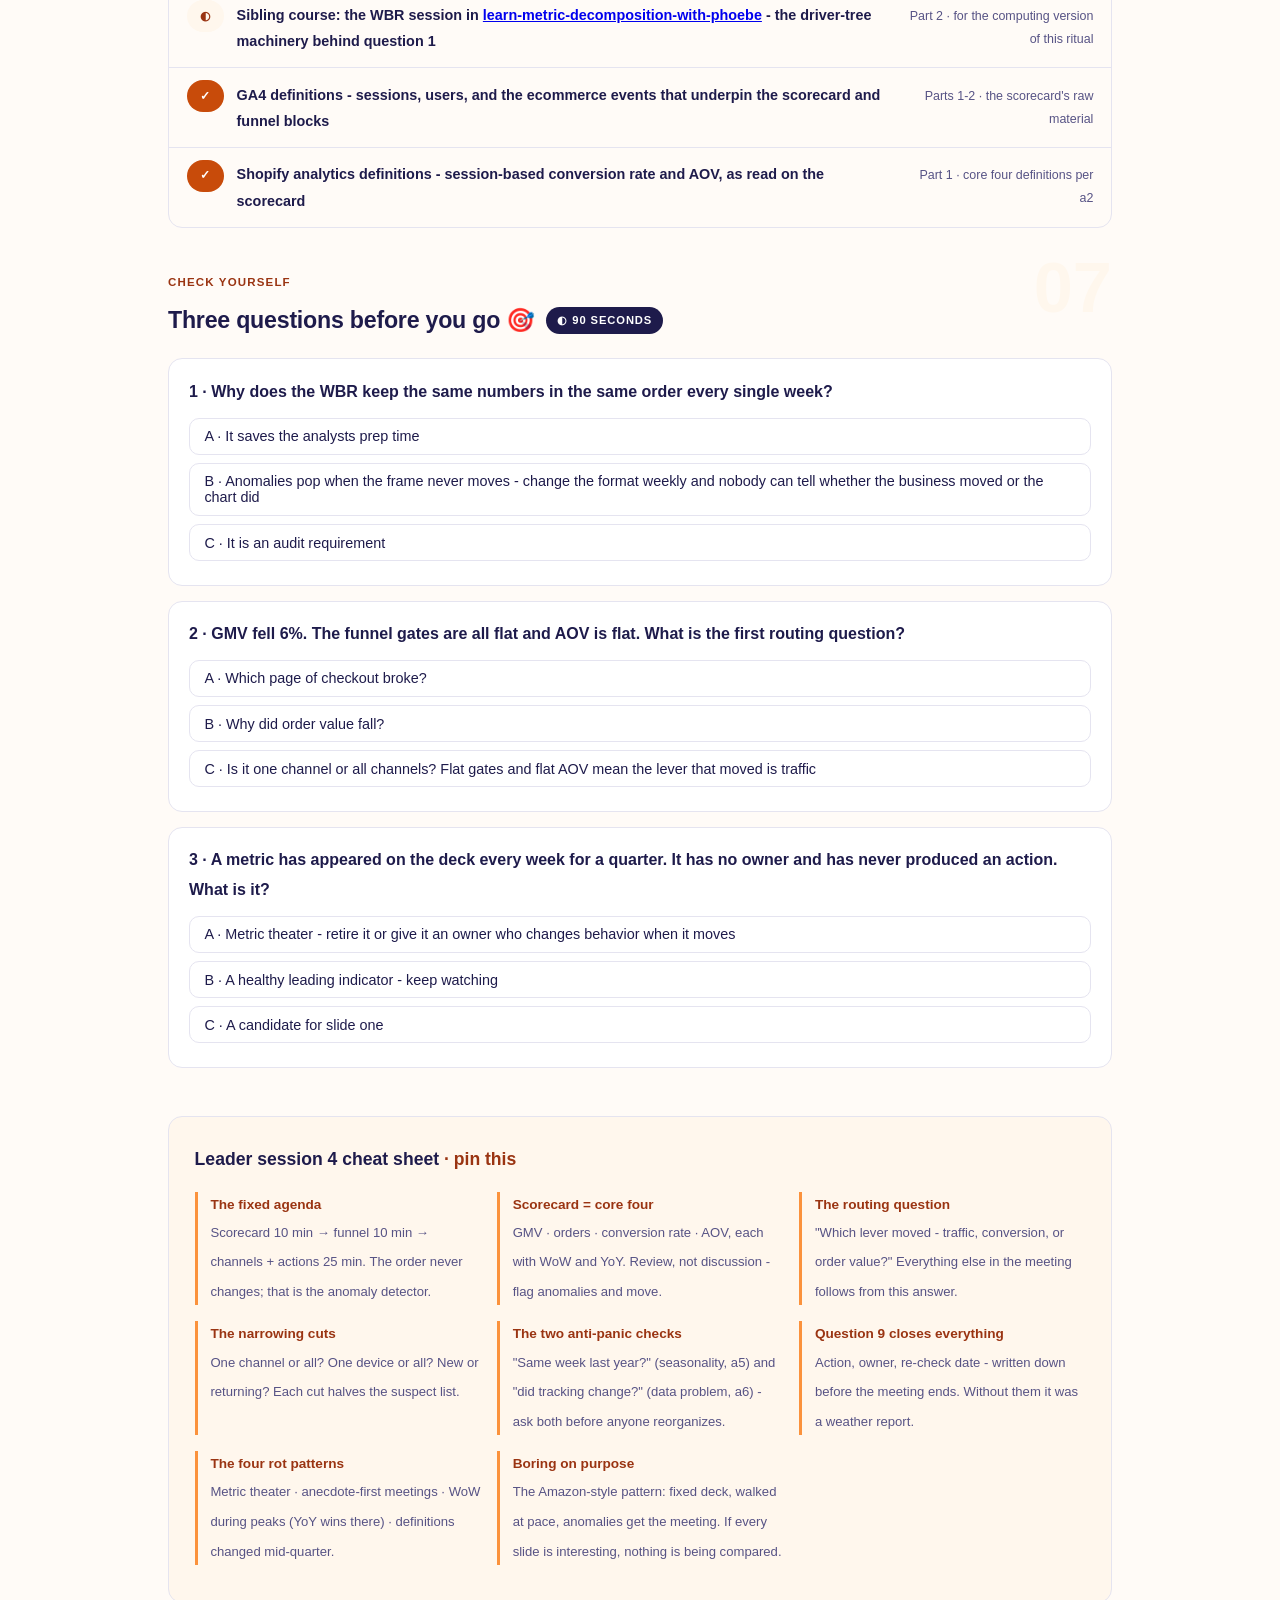
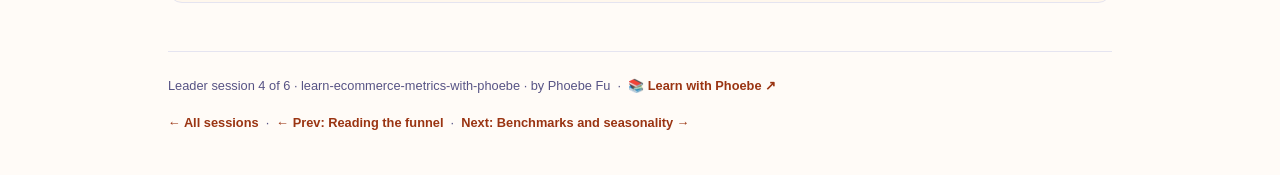
<file: courses/a4-weekly-business-review.html>
<!DOCTYPE html>
<html lang="en">
<head>
<meta charset="UTF-8">
<meta name="viewport" content="width=device-width, initial-scale=1.0">
<!-- social:start -->
<meta name="description" content="Leader session 4 of 6. Most companies have plenty of dashboards and no rhythm. Numbers get looked at when something feels wrong, which means they get looked at through panic. The WBR is the opposite...">
<meta property="og:type" content="article">
<meta property="og:site_name" content="Learn with Phoebe">
<meta property="og:title" content="The weekly business review - learn ecommerce metrics with phoebe">
<meta property="og:description" content="Leader session 4 of 6. Most companies have plenty of dashboards and no rhythm. Numbers get looked at when something feels wrong, which means they get looked at through panic. The WBR is the opposite...">
<meta property="og:url" content="https://phoebefu6.github.io/learn-ecommerce-metrics-with-phoebe/courses/a4-weekly-business-review.html">
<meta property="og:image" content="https://phoebefu6.github.io/learn-ecommerce-metrics-with-phoebe/assets/og-cover.png">
<meta property="og:image:width" content="1200">
<meta property="og:image:height" content="630">
<meta name="twitter:card" content="summary_large_image">
<meta name="twitter:title" content="The weekly business review - learn ecommerce metrics with phoebe">
<meta name="twitter:description" content="Leader session 4 of 6. Most companies have plenty of dashboards and no rhythm. Numbers get looked at when something feels wrong, which means they get looked at through panic. The WBR is the opposite...">
<meta name="twitter:image" content="https://phoebefu6.github.io/learn-ecommerce-metrics-with-phoebe/assets/og-cover.png">
<!-- social:end -->
<title>Leader session 4 · The weekly business review - learn ecommerce metrics with phoebe</title>
<link rel="stylesheet" href="../assets/style.css?v=34">
</head>
<body>

<div class="toolbar">
  <div class="wrap">
    <span class="crumb"><a href="../index.html">learn-ecommerce-metrics-with-phoebe</a> / Leader session 4 of 6</span>
    <button class="btn" id="toggle-all" type="button">Expand all</button>
    <button class="btn primary" id="zoom-toggle" type="button">Projector zoom: off</button>
  </div>
</div>

<header class="masthead">
  <div class="wrap">
    <div class="eyebrow">Learn Ecommerce Metrics with Phoebe · Leader track · Session 4 of 6</div>
    <h1>The weekly <span class="accent">business review</span></h1>
    <p class="sub">You now know the GMV equation (a1), the dictionary (a2), and how to read a funnel (a3). This session turns that knowledge into a ritual: the weekly business review, or WBR - same numbers, same order, every week. You will learn why a fixed agenda beats an ad-hoc one, carry away a question bank that routes any drop to its owner, and spot the four ways these meetings quietly die. Still reading mode: your analysts bring the deck, you bring the questions.</p>
    <div class="chip-row">
      <span class="chip level">🟢 Leader track</span>
      <span class="chip audience">C-level · category heads · managers</span>
      <span class="chip audience">Reading mode - no computation</span>
      <span class="chip time">45 min</span>
    </div>
    <div class="agenda">
      <span class="a1" style="flex:1">0-3 · Welcome</span>
      <span class="a2" style="flex:4">3-18 · The ritual + the question bank</span>
      <span class="a3" style="flex:5">18-42 · Anti-patterns + mini-WBR</span>
      <span class="a4" style="flex:1">42-45 · Q&amp;A</span>
    </div>
  </div>
</header>

<main class="wrap">

  <!-- ============ INTRO ============ -->
  <section class="section" id="intro">
    <div class="section-kicker">
      <span class="klabel">Part 0</span>
      <h2>Why a ritual and not a report</h2>
    </div>
    <p class="lede">Most companies have plenty of dashboards and no rhythm. Numbers get looked at when something feels wrong, which means they get looked at through panic. The WBR is the opposite bet: look at the same numbers in the same order every single week, so that the week something actually changes, it cannot hide. This session is about the ritual itself - the agenda, the questions, and the failure modes.</p>
    <div class="legend">
      <span class="pill solid">Live - presented in session</span>
      <span class="pill light">Self-study - read after class</span>
      <span class="pill inkpill">Sources covered</span>
    </div>
    <div class="callout win">
      <strong>★ What you walk out with today</strong>
      A three-block WBR agenda with time boxes (scorecard → funnel → channels + actions), a nine-question bank that routes any drop to its owner, four anti-patterns to ban, and a read-along mini-WBR on a Mango Lane week where GMV fell 6%.
    </div>
  </section>

  <!-- ============ PART 1: THE RITUAL ============ -->
  <section class="section" id="ritual">
    <div class="section-kicker">
      <span class="klabel">Part 1 · same numbers, same order, every week</span>
      <h2>The WBR as a ritual <span class="tag concept">8 min live</span></h2>
    </div>
    <p class="lede">A WBR is 45 minutes with a fixed running order: <strong>scorecard first</strong> (the core four - GMV, orders, conversion rate, AOV - each with week-over-week and year-over-year), <strong>funnel second</strong> (the four gates from a3), <strong>channels third</strong> (where the traffic and money came from), then actions. The order never changes. That is not bureaucracy - it is the whole trick.</p>

    <figure class="zoomable">
      <svg viewBox="0 0 880 280" xmlns="http://www.w3.org/2000/svg" role="img" aria-label="The WBR agenda as a three-step flow: scorecard 10 minutes, funnel 10 minutes, channels and actions 25 minutes">
        <style>
          .wbT { font: 800 15px Inter, sans-serif; fill: #FFFFFF; }
          .wbH { font: 700 13.5px Inter, sans-serif; fill: #1E1B4B; }
          .wbW { font: 700 13.5px Inter, sans-serif; fill: #FFFFFF; }
          .wbB { font: 400 11.5px Inter, sans-serif; fill: #575385; }
          .wbBW { font: 400 11.5px Inter, sans-serif; fill: #FFFFFF; }
          .wbP { font: 700 11px Inter, sans-serif; fill: #FFFFFF; }
          .wbN { font: 600 12.5px Inter, sans-serif; fill: #1E1B4B; }
          .wbArr { stroke: #FB923C; stroke-width: 2.5; fill: none; marker-end: url(#wbArrHead); }
        </style>
        <defs>
          <marker id="wbArrHead" markerWidth="9" markerHeight="9" refX="7" refY="4.5" orient="auto">
            <path d="M0,0 L9,4.5 L0,9 z" fill="#FB923C"/>
          </marker>
        </defs>

        <rect x="20" y="20" width="840" height="34" rx="10" fill="#9A3412"/>
        <text class="wbT" x="440" y="42" text-anchor="middle">The WBR agenda · 45 minutes · the order never changes</text>

        <rect x="20" y="80" width="250" height="130" rx="10" fill="#FFF7ED" stroke="#FED7AA"/>
        <text class="wbH" x="36" y="108">1 · Scorecard first</text>
        <rect x="196" y="92" width="60" height="22" rx="11" fill="#EA580C"/>
        <text class="wbP" x="226" y="107" text-anchor="middle">10 min</text>
        <text class="wbB" x="36" y="136">Core four: GMV · orders</text>
        <text class="wbB" x="36" y="154">· conversion rate · AOV</text>
        <text class="wbB" x="36" y="172">Each with WoW and YoY</text>
        <text class="wbB" x="36" y="190">Anomalies flagged, not read</text>

        <rect x="315" y="80" width="250" height="130" rx="10" fill="#FFF7ED" stroke="#FED7AA"/>
        <text class="wbH" x="331" y="108">2 · Funnel second</text>
        <rect x="491" y="92" width="60" height="22" rx="11" fill="#EA580C"/>
        <text class="wbP" x="521" y="107" text-anchor="middle">10 min</text>
        <text class="wbB" x="331" y="136">The four gates from a3</text>
        <text class="wbB" x="331" y="154">vs last week + benchmark</text>
        <text class="wbB" x="331" y="172">Name the leaking gate</text>
        <text class="wbB" x="331" y="190">and the team that owns it</text>

        <rect x="610" y="80" width="250" height="130" rx="10" fill="#EA580C"/>
        <text class="wbW" x="626" y="108">3 · Channels + actions</text>
        <rect x="786" y="92" width="60" height="22" rx="11" fill="#9A3412"/>
        <text class="wbP" x="816" y="107" text-anchor="middle">25 min</text>
        <text class="wbBW" x="626" y="136">One channel or all? One</text>
        <text class="wbBW" x="626" y="154">device or all? New vs returning?</text>
        <text class="wbBW" x="626" y="172">Every drop leaves with an</text>
        <text class="wbBW" x="626" y="190">action · owner · re-check date</text>

        <path class="wbArr" d="M274,145 L307,145"/>
        <path class="wbArr" d="M569,145 L602,145"/>

        <rect x="20" y="248" width="14" height="14" rx="3" fill="#4F46E5"/>
        <text class="wbN" x="44" y="260">Same numbers, same order, every week - anomalies pop when the frame never moves.</text>
      </svg>
      <figcaption>🔍 Click to zoom - the WBR running order with its time boxes: scorecard, funnel, then channels and actions</figcaption>
    </figure>

    <details class="card" open>
      <summary><span class="mode live">Live</span>Why fixed order beats ad-hoc<span class="mini">4 min</span><span class="caret">▶</span></summary>
      <div class="body">
        <p>When the format changes every week, two things move at once: the numbers and the frame. Nobody can tell whether GMV "looks different" because the business changed or because the chart did. Hold the frame perfectly still and your team develops something valuable: <strong>pattern memory</strong>. After eight identical weeks, everyone in the room knows what slide three normally looks like - so the week it looks wrong, five people notice before the presenter finishes the sentence.</p>
        <ul>
          <li><strong>Fixed order = free anomaly detection.</strong> The human eye is superb at spotting change against a constant background and terrible at spotting it against a moving one.</li>
          <li><strong>Fixed order = no burying.</strong> When the deck is rebuilt weekly, a bad number can quietly migrate to slide nine. A fixed agenda makes omission visible.</li>
          <li><strong>Time boxes protect the actions.</strong> Scorecard and funnel are review, not discussion - 10 minutes each. The 25-minute block at the end is where debate belongs, because that is the part that ends in an owner and a date.</li>
        </ul>
      </div>
    </details>

    <details class="card">
      <summary><span class="mode self">Self-study</span>Who is in the room, and what each person brings<span class="mini">3 min read</span><span class="caret">▶</span></summary>
      <div class="body">
        <p>The ritual has roles, and they are not interchangeable:</p>
        <ul>
          <li><strong>The analyst</strong> brings the deck - same template, numbers refreshed, anomalies pre-flagged. They present at pace and are never asked to compute live.</li>
          <li><strong>Gate and channel owners</strong> attend for their block. When question 7 names their gate, the answer comes from the person who can actually change it, not from the presenter.</li>
          <li><strong>The leader</strong> brings the question bank and enforces the time boxes. Your scarcest contribution is not insight - it is refusing to let the room skip the order.</li>
        </ul>
        <p>Cadence matters too: early in the week, so the re-check dates from last Monday come due in the same meeting that set them. A WBR that drifts around the calendar loses its own follow-ups.</p>
        <div class="callout tip">
          <strong>What to ask when Part 1 comes up in a meeting</strong>
          "Is this the same view as last week?" - and if not, why did the frame move? A changed chart needs a reason, the same way a changed number does.
        </div>
      </div>
    </details>
  </section>

  <!-- ============ PART 2: THE QUESTION BANK ============ -->
  <section class="section" id="questions">
    <div class="section-kicker">
      <span class="klabel">Part 2 · nine questions that route any drop</span>
      <h2>The question bank <span class="tag concept">10 min live</span></h2>
    </div>
    <p class="lede">You do not need to compute anything in a WBR - you need to route. Any drop in any metric can be walked to its owner with a handful of questions, asked in roughly this order. Print this table; it is the leader's half of the meeting.</p>

    <table class="clean">
      <thead><tr><th>#</th><th>The question</th><th>What it isolates</th></tr></thead>
      <tbody>
        <tr><td>1</td><td><strong>Which lever moved - traffic, conversion, or order value?</strong></td><td>Splits GMV into its three drivers (a1). Everything else follows from this answer.</td></tr>
        <tr><td>2</td><td><strong>Is it one channel or all channels?</strong></td><td>One channel = an acquisition story. All channels = a site or market story.</td></tr>
        <tr><td>3</td><td><strong>One device or all devices?</strong></td><td>Mobile-only drops usually mean an experience or release problem, not a demand problem.</td></tr>
        <tr><td>4</td><td><strong>What did the same week last year look like?</strong></td><td>Seasonality vs real change - the a5 question.</td></tr>
        <tr><td>5</td><td><strong>Did tracking or a definition change?</strong></td><td>Data problem vs business problem. Ask before anyone panics - a6 makes this systematic.</td></tr>
        <tr><td>6</td><td><strong>New or returning customers?</strong></td><td>Acquisition lever vs loyalty lever - two different teams, two different fixes.</td></tr>
        <tr><td>7</td><td><strong>Which funnel gate moved?</strong></td><td>Names the owning team, exactly as drilled in a3.</td></tr>
        <tr><td>8</td><td><strong>Is this outside normal weekly wiggle?</strong></td><td>Every metric breathes. Chasing noise burns the team; ask how unusual this really is.</td></tr>
        <tr><td>9</td><td><strong>What action, what owner, when do we re-check?</strong></td><td>The closing question. A drop discussed without these three answers was entertainment, not review.</td></tr>
      </tbody>
    </table>

    <details class="card">
      <summary><span class="mode self">Self-study</span>Reading WoW and YoY together<span class="mini">3 min read</span><span class="caret">▶</span></summary>
      <div class="body">
        <p>The scorecard shows every number twice - against last week and against the same week last year - because the pair says more than either alone:</p>
        
<figure class="zoomable">
  <svg viewBox="0 0 880 340" xmlns="http://www.w3.org/2000/svg" role="img" aria-label="A decision tree reading the WoW and YoY scorecard pair together: down week-over-week with a real down year-over-year means a real drop to investigate now; down WoW with flat or up YoY means weekly wiggle to watch; flat WoW with down YoY means slow erosion, the most dangerous pattern; up and up together means genuine growth.">
    <style>
      .a4dT{font:700 12.5px Inter,sans-serif;fill:#1E1B4B;}
      .a4dO{font:700 11.5px Inter,sans-serif;fill:#1E1B4B;}
      .a4dE{font:700 11px Inter,sans-serif;fill:#575385;}
      .a4dN{font:400 12px Inter,sans-serif;fill:#575385;}
    </style>
    <rect x="0" y="0" width="880" height="340" fill="#FFFBF7"/>

    <rect x="40" y="40" width="240" height="56" rx="10" fill="#FFF7ED" stroke="#9A3412" stroke-width="2"/>
    <text class="a4dT" x="160" y="73" text-anchor="middle">Is WoW down?</text>

    <rect x="340" y="20" width="240" height="56" rx="10" fill="#FFF7ED" stroke="#9A3412" stroke-width="2"/>
    <text class="a4dT" x="460" y="53" text-anchor="middle">Is YoY also down?</text>

    <rect x="340" y="180" width="240" height="56" rx="10" fill="#FFF7ED" stroke="#9A3412" stroke-width="2"/>
    <text class="a4dT" x="460" y="213" text-anchor="middle">Is YoY down?</text>

    <rect x="640" y="6" width="200" height="52" rx="10" fill="#FFFFFF" stroke="#EA580C" stroke-width="1.5"/>
    <text class="a4dO" x="660" y="28">Real drop: run the</text>
    <text class="a4dO" x="660" y="46">question bank now</text>

    <rect x="640" y="76" width="200" height="52" rx="10" fill="#FFFFFF" stroke="#EA580C" stroke-width="1.5"/>
    <text class="a4dO" x="660" y="98">Weekly wiggle or</text>
    <text class="a4dO" x="660" y="116">calendar - watch it</text>

    <rect x="640" y="166" width="200" height="52" rx="10" fill="#FFFFFF" stroke="#EA580C" stroke-width="1.5"/>
    <text class="a4dO" x="660" y="188">Slow erosion: the most</text>
    <text class="a4dO" x="660" y="206">dangerous pattern</text>

    <rect x="640" y="236" width="200" height="52" rx="10" fill="#FFFFFF" stroke="#EA580C" stroke-width="1.5"/>
    <text class="a4dO" x="660" y="258">Genuine growth: ask</text>
    <text class="a4dO" x="660" y="276">which lever, repeat it</text>

    <line x1="280" y1="60" x2="340" y2="48" stroke="#575385" stroke-width="1.5"/>
    <text class="a4dE" x="305" y="42" text-anchor="middle">yes</text>

    <line x1="280" y1="76" x2="340" y2="208" stroke="#575385" stroke-width="1.5"/>
    <text class="a4dE" x="288" y="145" text-anchor="middle">no</text>

    <line x1="580" y1="38" x2="640" y2="30" stroke="#575385" stroke-width="1.5"/>
    <text class="a4dE" x="605" y="24" text-anchor="middle">yes</text>

    <line x1="580" y1="58" x2="640" y2="100" stroke="#575385" stroke-width="1.5"/>
    <text class="a4dE" x="594" y="92" text-anchor="middle">no</text>

    <line x1="580" y1="198" x2="640" y2="190" stroke="#575385" stroke-width="1.5"/>
    <text class="a4dE" x="605" y="180" text-anchor="middle">yes</text>

    <line x1="580" y1="218" x2="640" y2="260" stroke="#575385" stroke-width="1.5"/>
    <text class="a4dE" x="594" y="252" text-anchor="middle">no</text>

    <text class="a4dN" x="40" y="320">The WoW and YoY pair says more than either alone - flat WoW with falling YoY is the leak weekly checks miss.</text>
  </svg>
  <figcaption>🔍 Click to zoom - reading WoW and YoY together names the story before question 1</figcaption>
</figure>
<table class="clean">
          <thead><tr><th>WoW</th><th>YoY</th><th>Most likely story</th></tr></thead>
          <tbody>
            <tr><td>Down</td><td>Flat or up</td><td>Weekly wiggle or calendar effect - watch, don't react yet</td></tr>
            <tr><td>Flat</td><td>Down</td><td>Slow erosion - the most dangerous pattern, invisible week to week</td></tr>
            <tr><td>Down</td><td>Down</td><td>A real drop - run the question bank now</td></tr>
            <tr><td>Up</td><td>Up</td><td>Genuine growth - still ask which lever, so you can do it again</td></tr>
          </tbody>
        </table>
        <p>The second row is why YoY earns its place on every slide: a metric can drift down 1% a week forever without any single week looking alarming. Only the year-ago comparison catches it.</p>
      </div>
    </details>

    <div class="callout tip">
      <strong>What to ask when Part 2 comes up in a meeting</strong>
      Questions 1-8 in whatever order the data suggests - but never leave a drop without question 9. Action, owner, re-check date: that trio is what separates a business review from a weather report.
    </div>
  </section>

  <!-- ============ PART 3: ANTI-PATTERNS ============ -->
  <section class="section" id="antipatterns">
    <div class="section-kicker">
      <span class="klabel">Part 3 · four ways WBRs die</span>
      <h2>Anti-patterns to ban <span class="tag concept">10 min live</span></h2>
    </div>
    <p class="lede">WBRs rarely die dramatically. They rot - slowly, politely, one bad habit at a time. Four rot patterns account for most of it, and all four are visible from the leader's chair.</p>

    <details class="card" open>
      <summary><span class="mode live">Live</span>The four rot patterns<span class="mini">6 min</span><span class="caret">▶</span></summary>
      <div class="body">
        <ul>
          <li><strong>Metric theater.</strong> Numbers reported with no owner and no possible action - a slide everyone watches and nobody uses. Test any metric with: "who changes what they do if this moves?" No answer, no slide.</li>
          <li><strong>Anecdote-first meetings.</strong> "A customer emailed me about shipping" becomes the agenda, and the scorecard never gets read. Anecdotes are excellent hypotheses and terrible openers - park them for block three, where the data can meet them.</li>
          <li><strong>Comparing to last week during a seasonal peak.</strong> Every week of a peak "beats last week" on the way up and "collapses" on the way down, and both readings are noise. In peaks, YoY beats WoW - a5 gives this its full treatment.</li>
          <li><strong>Changing definitions mid-quarter.</strong> Redefine "conversion rate" in week 7 and every trend line on the deck silently breaks. Definitions change at quarter boundaries, in writing - that discipline is a6's whole subject.</li>
        </ul>
        <div class="callout example">
          <span class="ex-pill">Real world</span>
          <p><strong>The Amazon-style WBR.</strong> Amazon is widely described - in books by and about its executives, not in any single official document, so treat this as a well-attested paraphrase - as running weekly business reviews on a fixed deck of standing metrics, walked at speed, where anything in line with expectations gets seconds and anomalies get the meeting. The lesson survives the paraphrase: the deck is boring on purpose. A WBR where every slide is interesting is a WBR where nothing is being compared to anything.</p>
        </div>
        <div class="callout tip">
          <strong>What to ask when Part 3 comes up in a meeting</strong>
          Two hygiene questions, asked kindly and often: "who owns this number?" (kills metric theater) and "is this the same definition as last quarter?" (kills silent trend breaks). If either has no answer, that is the agenda item.
        </div>
      </div>
    </details>
  </section>

  <!-- ============ DEMO: MINI-WBR ============ -->
  <section class="section" id="miniwbr">
    <div class="section-kicker">
      <span class="klabel">Demo · read along, no computing</span>
      <h2>A mini-WBR: the week GMV fell 6% <span class="tag demo">★ 10 min · everyone reads</span></h2>
    </div>
    <p class="lede">Mango Lane, Monday morning. The headline: GMV came in around $621,000 against the usual $660,960 - down 6% week over week. The room tenses. Run the ritual, in order, and watch it turn a scary headline into a 15-minute diagnosis.</p>

    <details class="card" open>
      <summary><span class="mode live">Live</span>Walking the three blocks<span class="mini">8 min</span><span class="caret">▶</span></summary>
      <div class="body">
        <div class="steps">
          <div class="step"><p><strong>Block 1 - scorecard (10 min).</strong> GMV -6% WoW. AOV flat at $68. Conversion rate flat at 2.7%. Orders down 6% - and sessions down 6% with them. Question 1 answers itself: the lever that moved is <em>traffic</em>. Conversion and order value are innocent; do not let anyone start redesigning checkout.</p>
<figure class="zoomable">
  <svg viewBox="0 0 880 300" xmlns="http://www.w3.org/2000/svg" role="img" aria-label="Bar chart of the week GMV fell 6%: GMV down 6%, sessions down 6%, conversion rate flat at 0%, and AOV flat at 0%, showing the drop lands entirely on sessions and none on conversion or order value.">
    <style>
      .a4bT{font:700 13px Inter,sans-serif;fill:#1E1B4B;}
      .a4bL{font:600 12px Inter,sans-serif;fill:#1E1B4B;}
      .a4bVw{font:700 12px Inter,sans-serif;fill:#FFFFFF;}
      .a4bVi{font:700 12px Inter,sans-serif;fill:#1E1B4B;}
      .a4bN{font:400 12px Inter,sans-serif;fill:#575385;}
    </style>
    <rect x="0" y="0" width="880" height="300" fill="#FFFBF7"/>
    <text class="a4bT" x="40" y="28">The scorecard names the lever before question 1 is asked</text>

    <text class="a4bL" x="240" y="74" text-anchor="end">GMV, WoW change</text>
    <rect x="260" y="55" width="288" height="30" rx="6" fill="#9A3412"/>
    <text class="a4bVw" x="272" y="75">-6%</text>

    <text class="a4bL" x="240" y="126" text-anchor="end">Sessions, WoW change</text>
    <rect x="260" y="107" width="288" height="30" rx="6" fill="#9A3412"/>
    <text class="a4bVw" x="272" y="127">-6%</text>

    <text class="a4bL" x="240" y="178" text-anchor="end">Conversion rate, WoW</text>
    <rect x="260" y="159" width="20" height="30" rx="6" fill="#FED7AA" stroke="#9A3412" stroke-width="1.5"/>
    <text class="a4bVi" x="290" y="179">0%, flat</text>

    <text class="a4bL" x="240" y="230" text-anchor="end">AOV, WoW change</text>
    <rect x="260" y="211" width="20" height="30" rx="6" fill="#FED7AA" stroke="#9A3412" stroke-width="1.5"/>
    <text class="a4bVi" x="290" y="231">0%, flat</text>

    <text class="a4bN" x="40" y="276">Orders and sessions both fell 6% - conversion and order value stayed innocent all week.</text>
  </svg>
  <figcaption>🔍 Click to zoom - GMV fell because traffic fell, not because the site broke</figcaption>
</figure>
</div>
          <div class="step"><p><strong>Block 2 - funnel (10 min).</strong> All four gates flat: PDP penetration 40%, add-to-cart 25%, checkout start 45%, completion 60%. Exactly snapshot 3 from a3 - the funnel kept its shape and shrank. The site is fine; fewer people walked in.</p></div>
          <div class="step"><p><strong>Block 3 - channels (say 15 of the 25 min).</strong> Organic, CRM, and social: flat. Paid: sessions down roughly 20% - which, at paid's share of traffic, accounts for the whole 6%. One channel, not all channels. Now the anti-panic question: same week last year? No, this is not seasonal. Did tracking change? The analyst confirms tagging is intact - so it is a real paid-traffic drop, likely budget, campaign, or platform-side.</p></div>
          <div class="step"><p><strong>Close - action, owner, re-check.</strong> Action: audit paid campaigns and spend pacing against last week, check for a platform policy or bidding change. Owner: the growth lead. Re-check: next Monday's WBR, same slide. Written down before the meeting ends.</p></div>
        </div>
        <div class="callout tip">
          <strong>Notice what did not happen</strong>
          Nobody debated the homepage, nobody blamed the product team, nobody opened a spreadsheet live. The fixed order carried the room from "GMV is down!" to "paid traffic dropped, growth lead investigates, re-check Monday" in four steps. That is what the ritual is for.
        </div>
      </div>
    </details>
  </section>

  <!-- ============ HOMEWORK ============ -->
  <section class="section" id="exercise">
    <div class="section-kicker">
      <span class="klabel">Homework</span>
      <h2>Try it yourself - this week <span class="tag exercise">◐ 20 min total</span></h2>
    </div>
    <ul>
      <li>Write your own three-slide WBR skeleton: slide 1 scorecard (your core four, each with WoW and YoY), slide 2 funnel (your four gates), slide 3 channels + an actions table with columns for action, owner, re-check date.</li>
      <li>Next to every number on the skeleton, <strong>write who owns it</strong> - the person who changes what they do when it moves. Any number with no name next to it is a candidate for deletion (metric theater).</li>
      <li>Bring the skeleton to your next team meeting and run the first ten minutes as block 1 - scorecard only, no discussion. Notice how strange, and then how useful, the discipline feels.</li>
    </ul>
  </section>

  <!-- ============ SOURCES ============ -->
  <section class="section" id="official">
    <div class="section-kicker">
      <span class="klabel">Sources</span>
      <h2>Sources this session draws on</h2>
    </div>
    <p class="lede">The WBR is a practice, not a spec - so this session leans on well-attested industry patterns for the ritual and on platform documentation for the numbers inside it. This page draws on:</p>
    <div class="covered">
      <div class="covered-row"><span class="status pill light">◐</span><span class="name">The Amazon-style WBR pattern - fixed deck, walked at pace, anomalies only; a paraphrase of widely reported practice, with no single official document behind it</span><span class="note">Part 3 · labeled honestly as paraphrase</span></div>
      <div class="covered-row"><span class="status pill light">◐</span><span class="name">Sibling course: the WBR session in <a href="https://phoebefu6.github.io/learn-metric-decomposition-with-phoebe/">learn-metric-decomposition-with-phoebe</a> - the driver-tree machinery behind question 1</span><span class="note">Part 2 · for the computing version of this ritual</span></div>
      <div class="covered-row"><span class="status pill solid">✓</span><span class="name">GA4 definitions - sessions, users, and the ecommerce events that underpin the scorecard and funnel blocks</span><span class="note">Parts 1-2 · the scorecard's raw material</span></div>
      <div class="covered-row"><span class="status pill solid">✓</span><span class="name">Shopify analytics definitions - session-based conversion rate and AOV, as read on the scorecard</span><span class="note">Part 1 · core four definitions per a2</span></div>
    </div>
  </section>

  <!-- ============ QUIZ ============ -->
  <section class="section" id="quiz">
    <div class="section-kicker">
      <span class="klabel">Check yourself</span>
      <h2>Three questions before you go 🎯 <span class="tag exercise">◐ 90 seconds</span></h2>
    </div>
    <div class="quiz-q" data-answer="1">
      <p class="qtext">1 · Why does the WBR keep the same numbers in the same order every single week?</p>
      <button class="qopt" type="button">A · It saves the analysts prep time</button>
      <button class="qopt" type="button">B · Anomalies pop when the frame never moves - change the format weekly and nobody can tell whether the business moved or the chart did</button>
      <button class="qopt" type="button">C · It is an audit requirement</button>
      <p class="qwhy">A fixed frame gives the room pattern memory: after eight identical weeks, everyone knows what slide three should look like, so the week it looks wrong, it cannot hide. Moving frames camouflage moving numbers.</p>
    </div>
    <div class="quiz-q" data-answer="2">
      <p class="qtext">2 · GMV fell 6%. The funnel gates are all flat and AOV is flat. What is the first routing question?</p>
      <button class="qopt" type="button">A · Which page of checkout broke?</button>
      <button class="qopt" type="button">B · Why did order value fall?</button>
      <button class="qopt" type="button">C · Is it one channel or all channels? Flat gates and flat AOV mean the lever that moved is traffic</button>
      <p class="qwhy">GMV has three levers: traffic, conversion, order value. Flat gates clear conversion; flat AOV clears order value. The drop must live in traffic - and "one channel or all?" is how you walk it to an owner, as in the mini-WBR where paid alone had fallen.</p>
    </div>
    <div class="quiz-q" data-answer="0">
      <p class="qtext">3 · A metric has appeared on the deck every week for a quarter. It has no owner and has never produced an action. What is it?</p>
      <button class="qopt" type="button">A · Metric theater - retire it or give it an owner who changes behavior when it moves</button>
      <button class="qopt" type="button">B · A healthy leading indicator - keep watching</button>
      <button class="qopt" type="button">C · A candidate for slide one</button>
      <p class="qwhy">The test for any WBR metric is "who changes what they do if this moves?" No answer means the slide is decoration. Reporting without owners is the first and most common way weekly reviews rot.</p>
    </div>
    <p class="quiz-score"></p>
  </section>

  <!-- ============ CHEAT SHEET ============ -->
  <section class="cheat" id="cheatsheet">
    <h3>Leader session 4 cheat sheet <span>· pin this</span></h3>
    <div class="grid-2">
      <div class="cheat-item"><b>The fixed agenda</b><span>Scorecard 10 min → funnel 10 min → channels + actions 25 min. The order never changes; that is the anomaly detector.</span></div>
      <div class="cheat-item"><b>Scorecard = core four</b><span>GMV · orders · conversion rate · AOV, each with WoW and YoY. Review, not discussion - flag anomalies and move.</span></div>
      <div class="cheat-item"><b>The routing question</b><span>"Which lever moved - traffic, conversion, or order value?" Everything else in the meeting follows from this answer.</span></div>
      <div class="cheat-item"><b>The narrowing cuts</b><span>One channel or all? One device or all? New or returning? Each cut halves the suspect list.</span></div>
      <div class="cheat-item"><b>The two anti-panic checks</b><span>"Same week last year?" (seasonality, a5) and "did tracking change?" (data problem, a6) - ask both before anyone reorganizes.</span></div>
      <div class="cheat-item"><b>Question 9 closes everything</b><span>Action, owner, re-check date - written down before the meeting ends. Without them it was a weather report.</span></div>
      <div class="cheat-item"><b>The four rot patterns</b><span>Metric theater · anecdote-first meetings · WoW during peaks (YoY wins there) · definitions changed mid-quarter.</span></div>
      <div class="cheat-item"><b>Boring on purpose</b><span>The Amazon-style pattern: fixed deck, walked at pace, anomalies get the meeting. If every slide is interesting, nothing is being compared.</span></div>
    </div>
  </section>

  <footer class="pagefoot">
    <span>Leader session 4 of 6 · learn-ecommerce-metrics-with-phoebe · by Phoebe Fu &nbsp;·&nbsp; 📚 <a href="https://phoebefu6.github.io/learn-with-phoebe/">Learn with Phoebe ↗</a></span>
    <span><a href="../index.html">← All sessions</a> &nbsp;·&nbsp; <a href="a3-reading-the-funnel.html">← Prev: Reading the funnel</a> &nbsp;·&nbsp; <a href="a5-benchmarks-and-seasonality.html">Next: Benchmarks and seasonality →</a></span>
  </footer>

</main>

<script src="../assets/tree-live.js?v=6"></script>
<script src="../assets/app.js?v=32"></script>
</body>
</html>
</file>
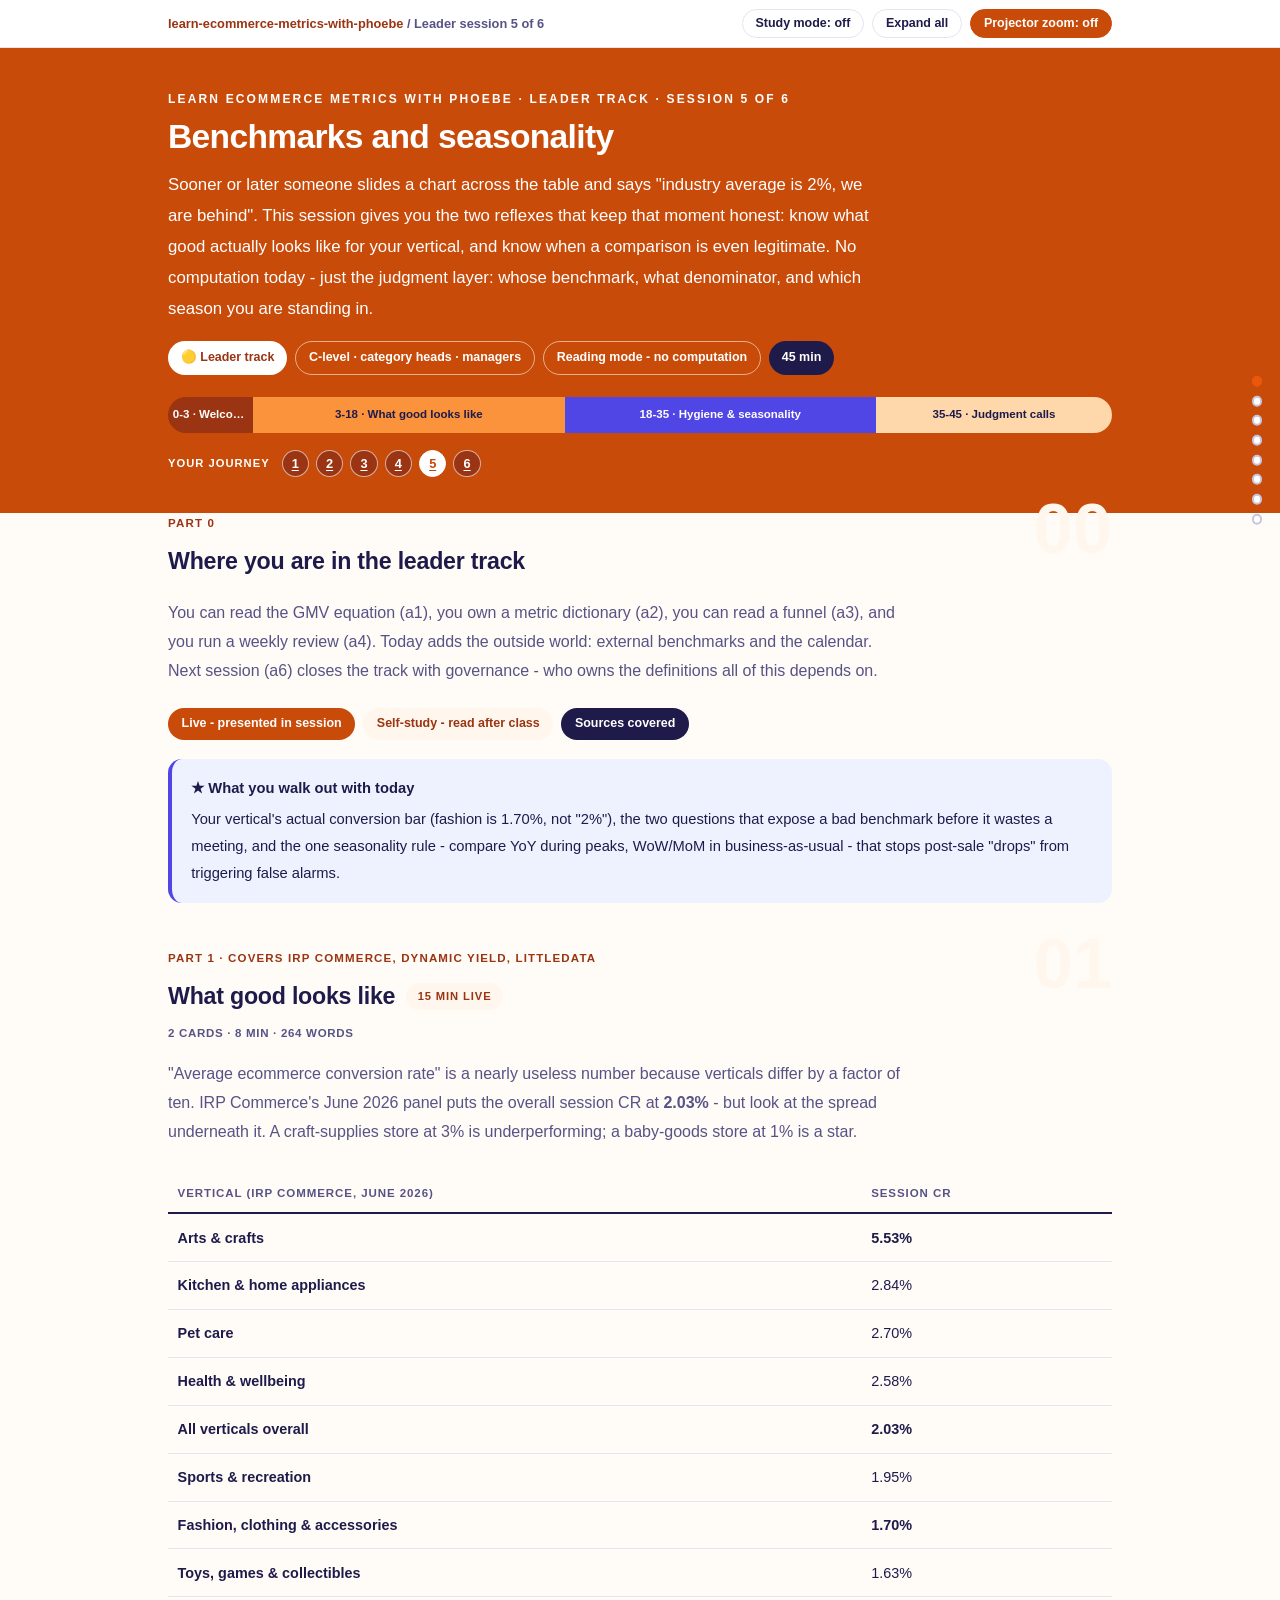
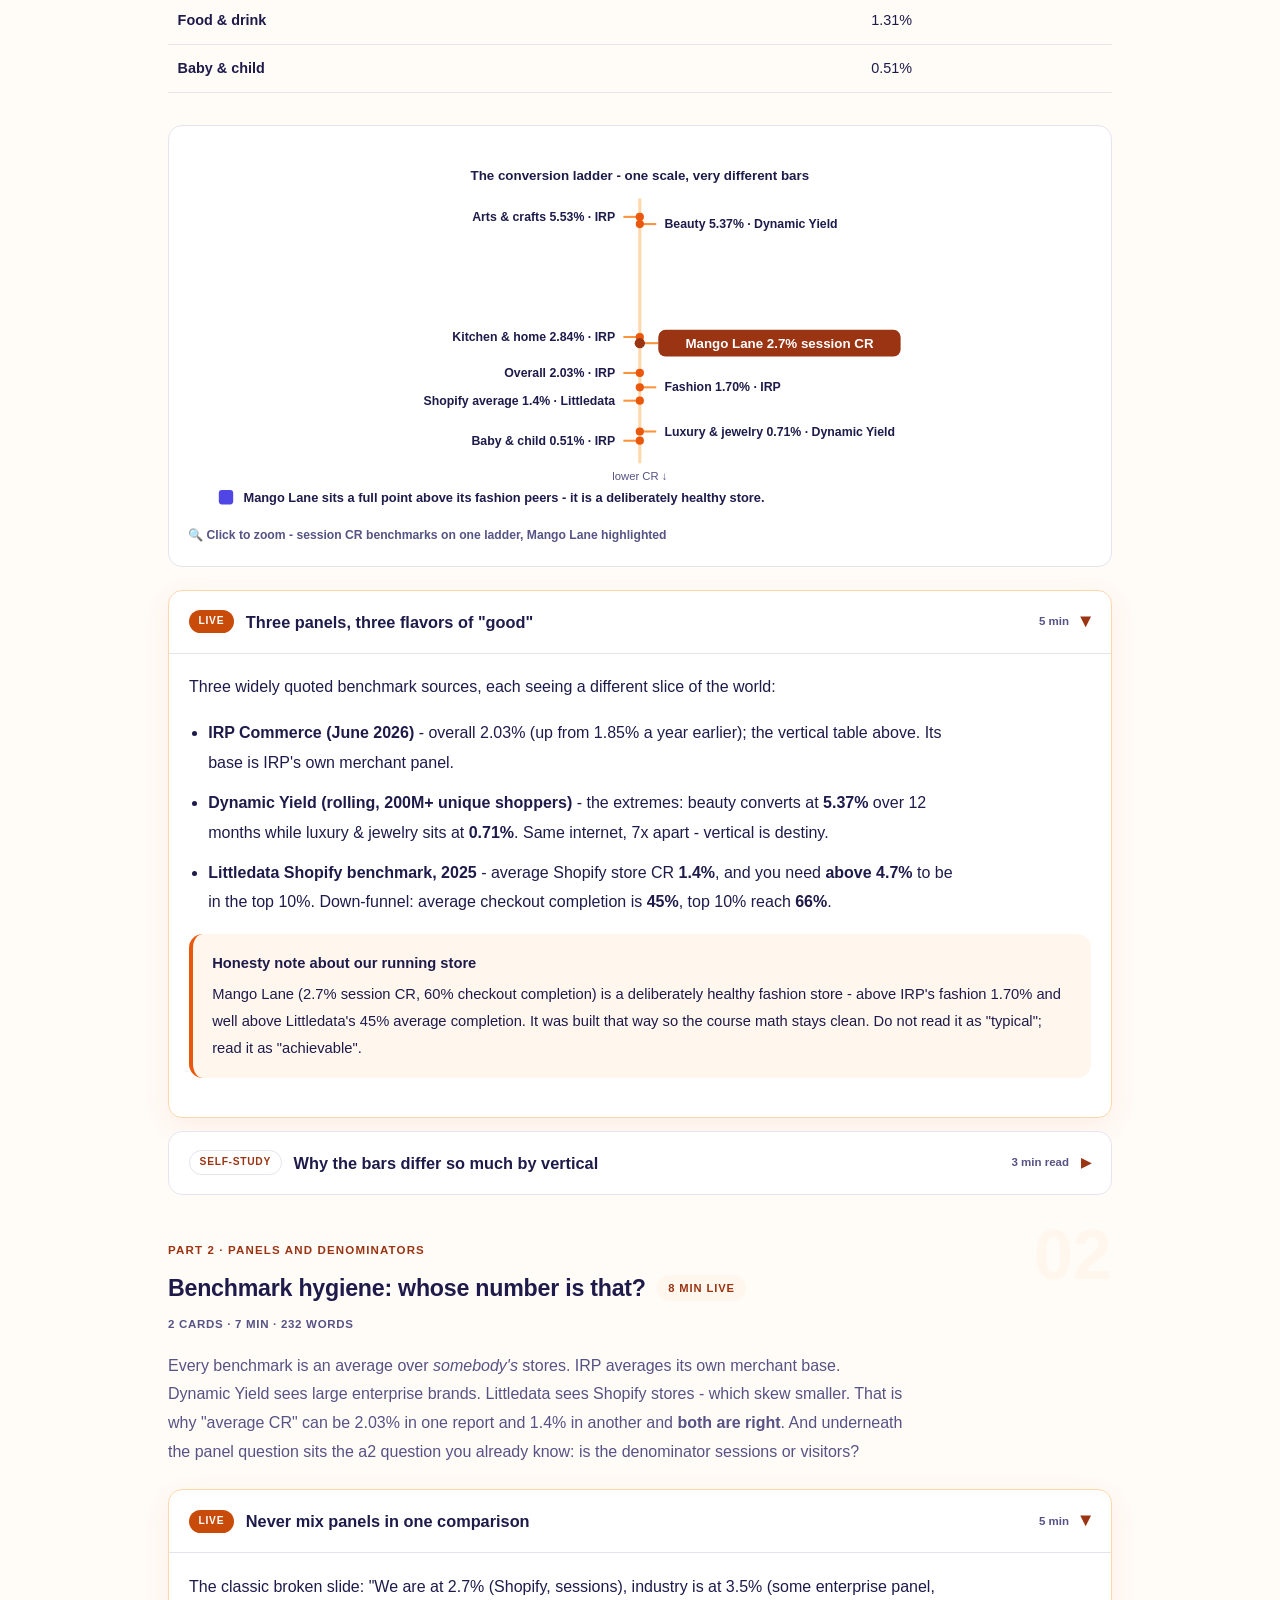
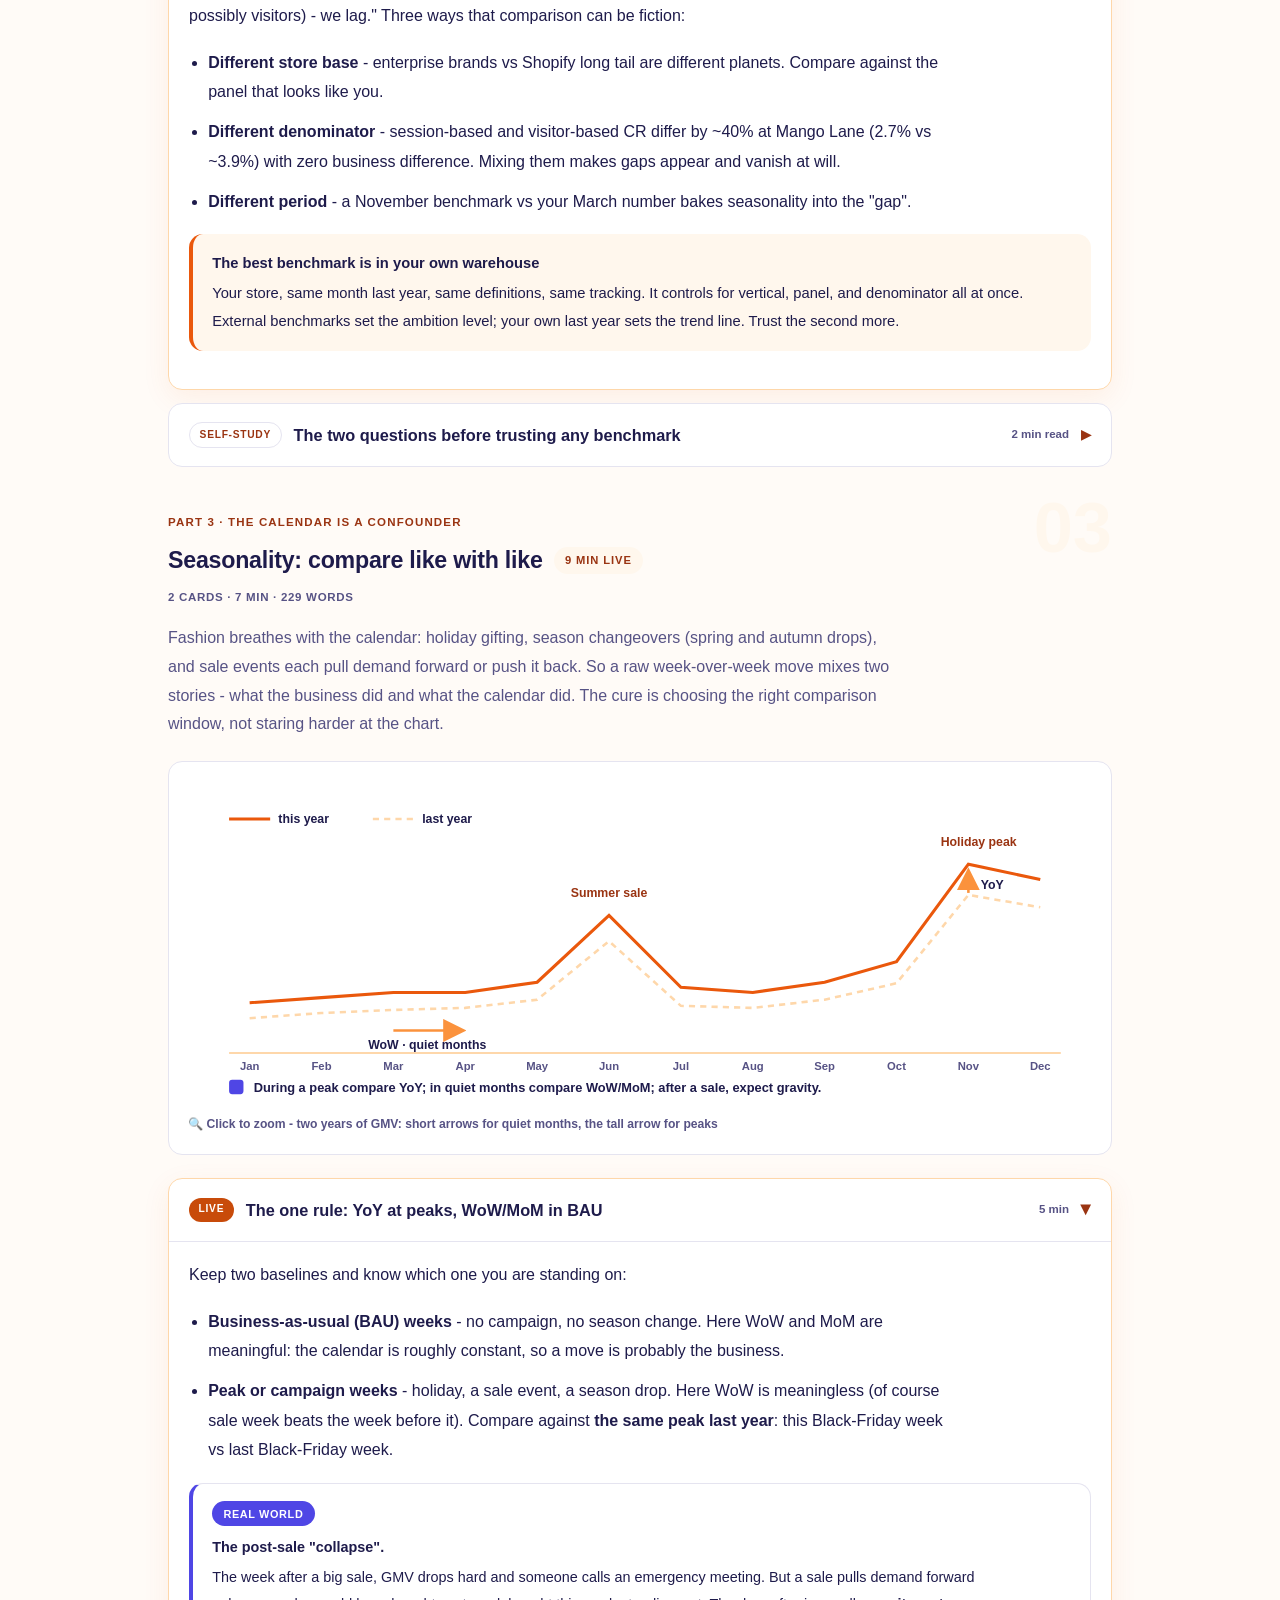
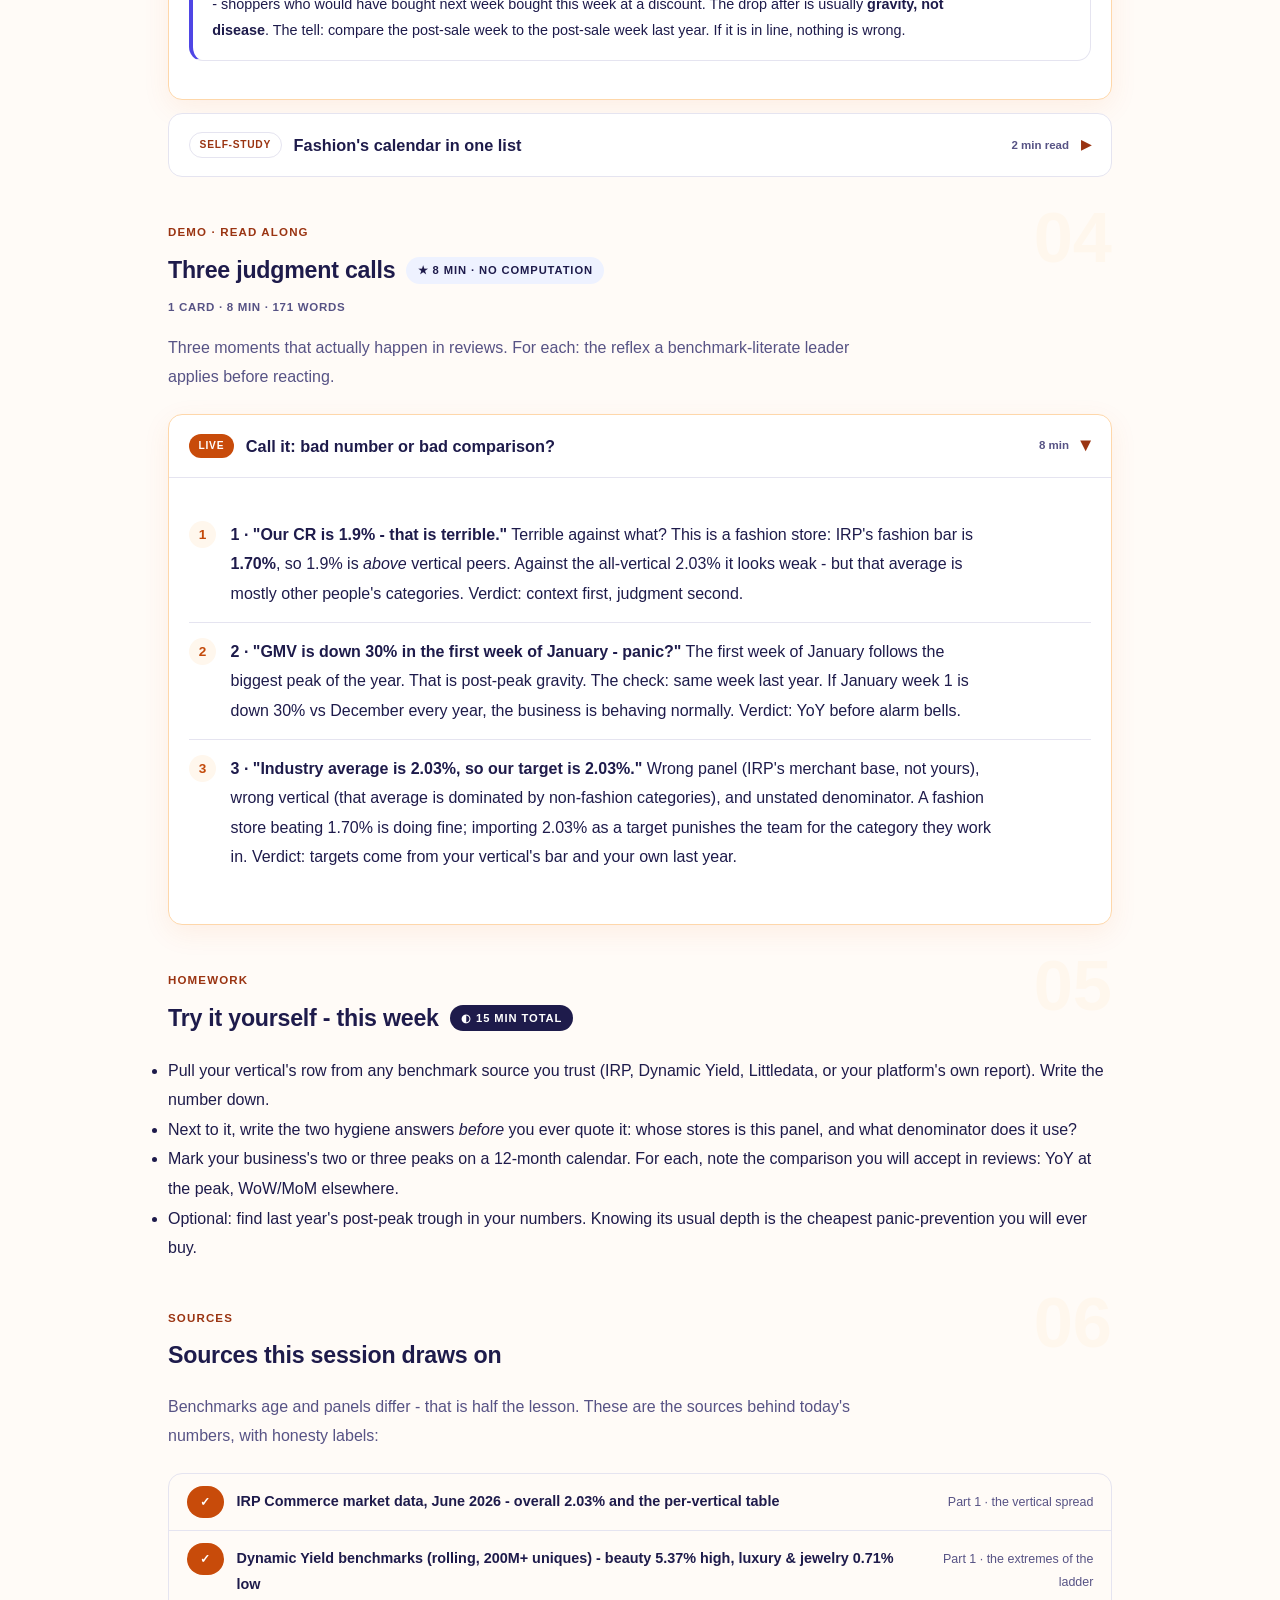
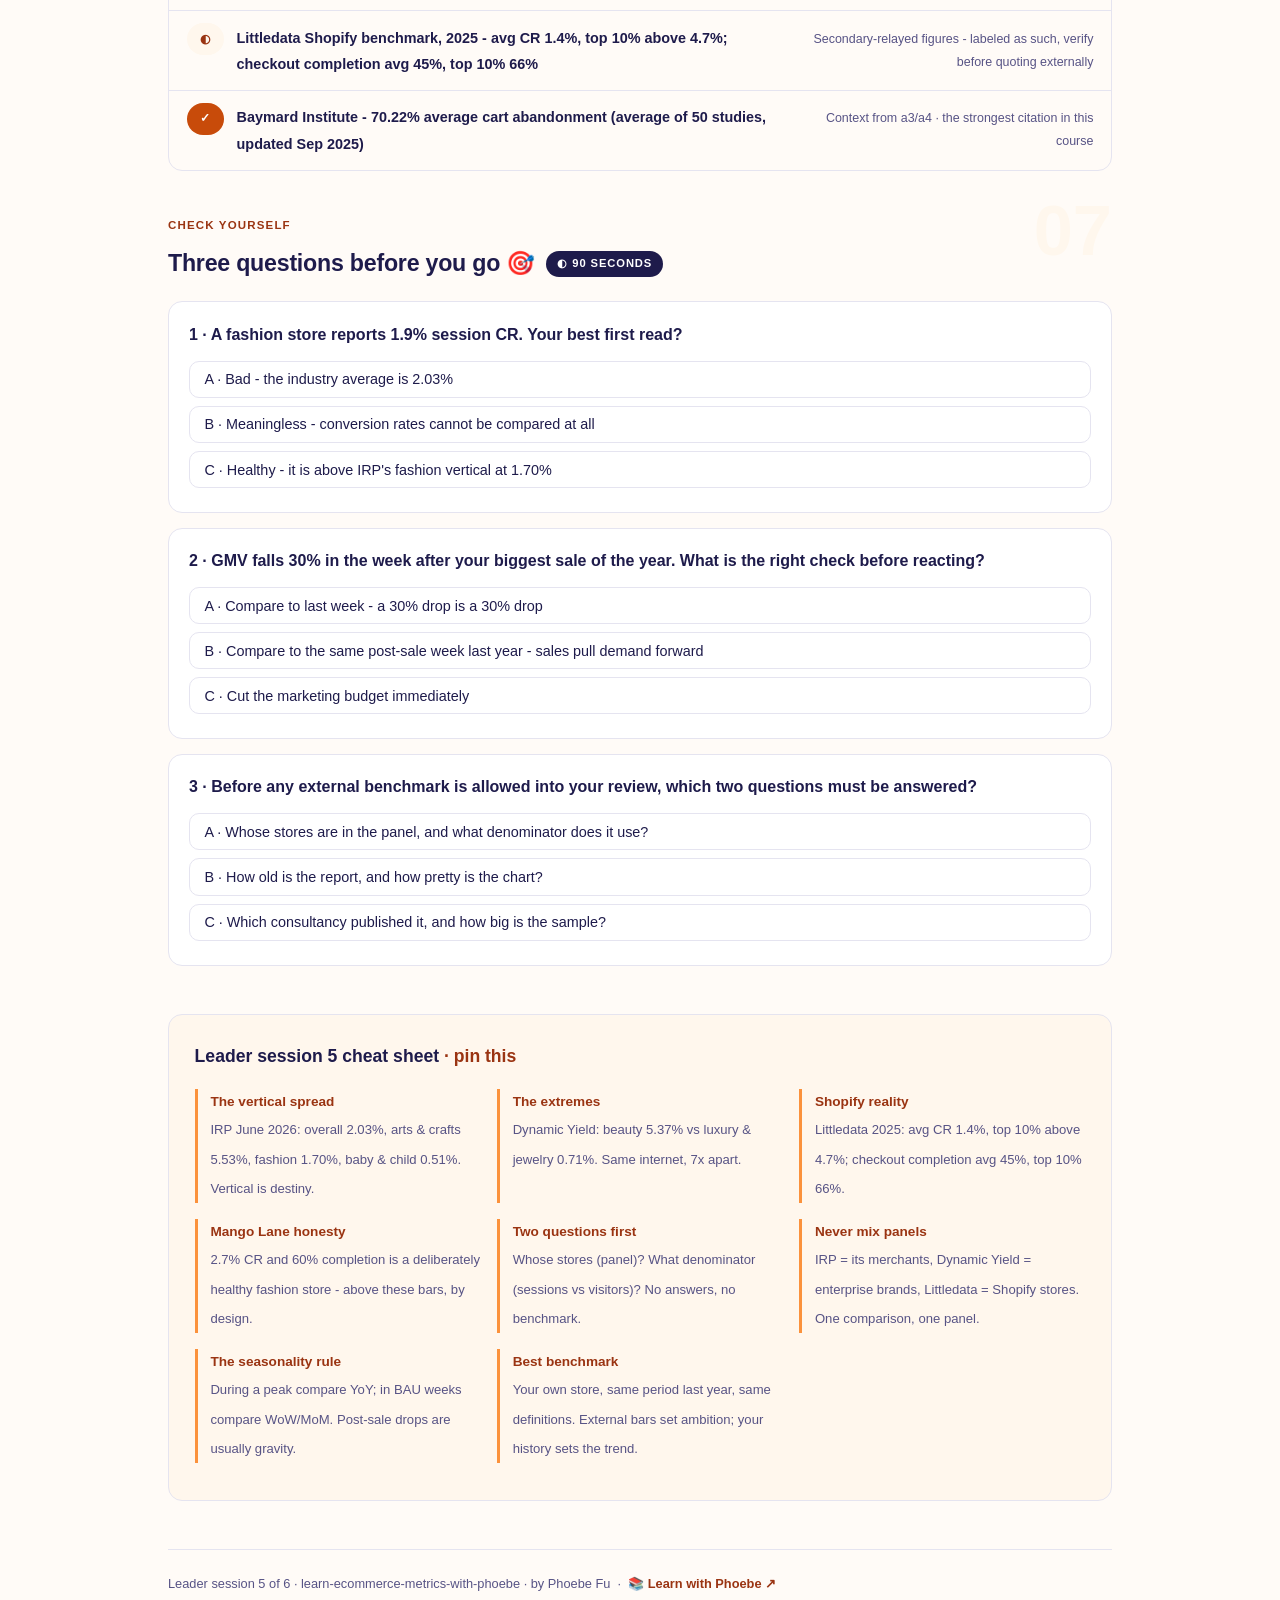
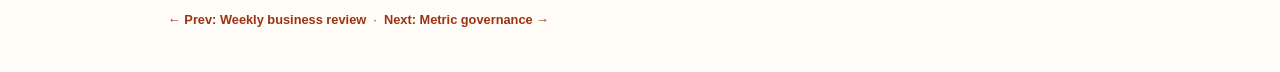
<file: courses/a5-benchmarks-and-seasonality.html>
<!DOCTYPE html>
<html lang="en">
<head>
<meta charset="UTF-8">
<meta name="viewport" content="width=device-width, initial-scale=1.0">
<!-- social:start -->
<meta name="description" content="Leader session 5 of 6. You can read the GMV equation (a1), you own a metric dictionary (a2), you can read a funnel (a3), and you run a weekly review (a4). Today adds the outside world: external...">
<meta property="og:type" content="article">
<meta property="og:site_name" content="Learn with Phoebe">
<meta property="og:title" content="Benchmarks and seasonality - learn ecommerce metrics with phoebe">
<meta property="og:description" content="Leader session 5 of 6. You can read the GMV equation (a1), you own a metric dictionary (a2), you can read a funnel (a3), and you run a weekly review (a4). Today adds the outside world: external...">
<meta property="og:url" content="https://phoebefu6.github.io/learn-ecommerce-metrics-with-phoebe/courses/a5-benchmarks-and-seasonality.html">
<meta property="og:image" content="https://phoebefu6.github.io/learn-ecommerce-metrics-with-phoebe/assets/og-cover.png">
<meta property="og:image:width" content="1200">
<meta property="og:image:height" content="630">
<meta name="twitter:card" content="summary_large_image">
<meta name="twitter:title" content="Benchmarks and seasonality - learn ecommerce metrics with phoebe">
<meta name="twitter:description" content="Leader session 5 of 6. You can read the GMV equation (a1), you own a metric dictionary (a2), you can read a funnel (a3), and you run a weekly review (a4). Today adds the outside world: external...">
<meta name="twitter:image" content="https://phoebefu6.github.io/learn-ecommerce-metrics-with-phoebe/assets/og-cover.png">
<!-- social:end -->
<title>Leader session 5 · Benchmarks and seasonality - learn ecommerce metrics with phoebe</title>
<link rel="stylesheet" href="../assets/style.css?v=34">
</head>
<body>

<div class="toolbar">
  <div class="wrap">
    <span class="crumb"><a href="../index.html">learn-ecommerce-metrics-with-phoebe</a> / Leader session 5 of 6</span>
    <button class="btn" id="toggle-all" type="button">Expand all</button>
    <button class="btn primary" id="zoom-toggle" type="button">Projector zoom: off</button>
  </div>
</div>

<header class="masthead">
  <div class="wrap">
    <div class="eyebrow">Learn Ecommerce Metrics with Phoebe · Leader track · Session 5 of 6</div>
    <h1>Benchmarks and <span class="accent">seasonality</span></h1>
    <p class="sub">Sooner or later someone slides a chart across the table and says "industry average is 2%, we are behind". This session gives you the two reflexes that keep that moment honest: know what good actually looks like for your vertical, and know when a comparison is even legitimate. No computation today - just the judgment layer: whose benchmark, what denominator, and which season you are standing in.</p>
    <div class="chip-row">
      <span class="chip level">🟡 Leader track</span>
      <span class="chip audience">C-level · category heads · managers</span>
      <span class="chip audience">Reading mode - no computation</span>
      <span class="chip time">45 min</span>
    </div>
    <div class="agenda">
      <span class="a1" style="flex:1">0-3 · Welcome</span>
      <span class="a2" style="flex:4">3-18 · What good looks like</span>
      <span class="a3" style="flex:4">18-35 · Hygiene &amp; seasonality</span>
      <span class="a4" style="flex:3">35-45 · Judgment calls</span>
    </div>
  </div>
</header>

<main class="wrap">

  <!-- ============ INTRO ============ -->
  <section class="section" id="intro">
    <div class="section-kicker">
      <span class="klabel">Part 0</span>
      <h2>Where you are in the leader track</h2>
    </div>
    <p class="lede">You can read the GMV equation (a1), you own a metric dictionary (a2), you can read a funnel (a3), and you run a weekly review (a4). Today adds the outside world: external benchmarks and the calendar. Next session (a6) closes the track with governance - who owns the definitions all of this depends on.</p>
    <div class="legend">
      <span class="pill solid">Live - presented in session</span>
      <span class="pill light">Self-study - read after class</span>
      <span class="pill inkpill">Sources covered</span>
    </div>
    <div class="callout win">
      <strong>★ What you walk out with today</strong>
      Your vertical's actual conversion bar (fashion is 1.70%, not "2%"), the two questions that expose a bad benchmark before it wastes a meeting, and the one seasonality rule - compare YoY during peaks, WoW/MoM in business-as-usual - that stops post-sale "drops" from triggering false alarms.
    </div>
  </section>

  <!-- ============ PART 1: WHAT GOOD LOOKS LIKE ============ -->
  <section class="section" id="benchmarks">
    <div class="section-kicker">
      <span class="klabel">Part 1 · covers IRP Commerce, Dynamic Yield, Littledata</span>
      <h2>What good looks like <span class="tag concept">15 min live</span></h2>
    </div>
    <p class="lede">"Average ecommerce conversion rate" is a nearly useless number because verticals differ by a factor of ten. IRP Commerce's June 2026 panel puts the overall session CR at <strong>2.03%</strong> - but look at the spread underneath it. A craft-supplies store at 3% is underperforming; a baby-goods store at 1% is a star.</p>

    <table class="clean">
      <thead><tr><th>Vertical (IRP Commerce, June 2026)</th><th>Session CR</th></tr></thead>
      <tbody>
        <tr><td>Arts &amp; crafts</td><td><strong>5.53%</strong></td></tr>
        <tr><td>Kitchen &amp; home appliances</td><td>2.84%</td></tr>
        <tr><td>Pet care</td><td>2.70%</td></tr>
        <tr><td>Health &amp; wellbeing</td><td>2.58%</td></tr>
        <tr><td><strong>All verticals overall</strong></td><td><strong>2.03%</strong></td></tr>
        <tr><td>Sports &amp; recreation</td><td>1.95%</td></tr>
        <tr><td><strong>Fashion, clothing &amp; accessories</strong></td><td><strong>1.70%</strong></td></tr>
        <tr><td>Toys, games &amp; collectibles</td><td>1.63%</td></tr>
        <tr><td>Food &amp; drink</td><td>1.31%</td></tr>
        <tr><td>Baby &amp; child</td><td>0.51%</td></tr>
      </tbody>
    </table>

    <figure class="zoomable">
      <svg viewBox="0 0 880 360" xmlns="http://www.w3.org/2000/svg" role="img" aria-label="Benchmark ladder: session conversion rates by vertical with Mango Lane's 2.7% highlighted">
        <style>
          .blH { font: 700 13px Inter, sans-serif; fill: #1E1B4B; }
          .blL { font: 600 12px Inter, sans-serif; fill: #1E1B4B; }
          .blM { font: 400 11px Inter, sans-serif; fill: #575385; }
          .blW { font: 700 13px Inter, sans-serif; fill: #FFFFFF; }
          .blN { font: 600 12.5px Inter, sans-serif; fill: #1E1B4B; }
          .blAxis { stroke: #FED7AA; stroke-width: 3; fill: none; }
          .blRung { stroke: #FB923C; stroke-width: 2; fill: none; }
        </style>
        <text class="blH" x="440" y="34" text-anchor="middle">The conversion ladder - one scale, very different bars</text>

        <line class="blAxis" x1="440" y1="52" x2="440" y2="310"/>
        <text class="blM" x="440" y="326" text-anchor="middle">lower CR ↓</text>

        <!-- left rungs -->
        <line class="blRung" x1="424" y1="70" x2="440" y2="70"/>
        <text class="blL" x="416" y="74" text-anchor="end">Arts &amp; crafts 5.53% · IRP</text>
        <line class="blRung" x1="424" y1="187" x2="440" y2="187"/>
        <text class="blL" x="416" y="191" text-anchor="end">Kitchen &amp; home 2.84% · IRP</text>
        <line class="blRung" x1="424" y1="222" x2="440" y2="222"/>
        <text class="blL" x="416" y="226" text-anchor="end">Overall 2.03% · IRP</text>
        <line class="blRung" x1="424" y1="249" x2="440" y2="249"/>
        <text class="blL" x="416" y="253" text-anchor="end">Shopify average 1.4% · Littledata</text>
        <line class="blRung" x1="424" y1="288" x2="440" y2="288"/>
        <text class="blL" x="416" y="292" text-anchor="end">Baby &amp; child 0.51% · IRP</text>

        <!-- right rungs -->
        <line class="blRung" x1="440" y1="77" x2="456" y2="77"/>
        <text class="blL" x="464" y="81">Beauty 5.37% · Dynamic Yield</text>
        <line class="blRung" x1="440" y1="236" x2="456" y2="236"/>
        <text class="blL" x="464" y="240">Fashion 1.70% · IRP</text>
        <line class="blRung" x1="440" y1="279" x2="456" y2="279"/>
        <text class="blL" x="464" y="283">Luxury &amp; jewelry 0.71% · Dynamic Yield</text>

        <!-- Mango Lane highlight -->
        <line class="blRung" x1="440" y1="193" x2="458" y2="193"/>
        <rect x="458" y="180" width="236" height="26" rx="7" fill="#9A3412"/>
        <text class="blW" x="576" y="198" text-anchor="middle">Mango Lane 2.7% session CR</text>

        <circle cx="440" cy="70" r="4" fill="#EA580C"/>
        <circle cx="440" cy="77" r="4" fill="#EA580C"/>
        <circle cx="440" cy="187" r="4" fill="#EA580C"/>
        <circle cx="440" cy="193" r="5" fill="#9A3412"/>
        <circle cx="440" cy="222" r="4" fill="#EA580C"/>
        <circle cx="440" cy="236" r="4" fill="#EA580C"/>
        <circle cx="440" cy="249" r="4" fill="#EA580C"/>
        <circle cx="440" cy="279" r="4" fill="#EA580C"/>
        <circle cx="440" cy="288" r="4" fill="#EA580C"/>

        <rect x="30" y="336" width="14" height="14" rx="3" fill="#4F46E5"/>
        <text class="blN" x="54" y="348">Mango Lane sits a full point above its fashion peers - it is a deliberately healthy store.</text>
      </svg>
      <figcaption>🔍 Click to zoom - session CR benchmarks on one ladder, Mango Lane highlighted</figcaption>
    </figure>

    <details class="card" open>
      <summary><span class="mode live">Live</span>Three panels, three flavors of "good"<span class="mini">5 min</span><span class="caret">▶</span></summary>
      <div class="body">
        <p>Three widely quoted benchmark sources, each seeing a different slice of the world:</p>
        <ul>
          <li><strong>IRP Commerce (June 2026)</strong> - overall 2.03% (up from 1.85% a year earlier); the vertical table above. Its base is IRP's own merchant panel.</li>
          <li><strong>Dynamic Yield (rolling, 200M+ unique shoppers)</strong> - the extremes: beauty converts at <strong>5.37%</strong> over 12 months while luxury &amp; jewelry sits at <strong>0.71%</strong>. Same internet, 7x apart - vertical is destiny.</li>
          <li><strong>Littledata Shopify benchmark, 2025</strong> - average Shopify store CR <strong>1.4%</strong>, and you need <strong>above 4.7%</strong> to be in the top 10%. Down-funnel: average checkout completion is <strong>45%</strong>, top 10% reach <strong>66%</strong>.</li>
        </ul>
        <div class="callout tip">
          <strong>Honesty note about our running store</strong>
          Mango Lane (2.7% session CR, 60% checkout completion) is a deliberately healthy fashion store - above IRP's fashion 1.70% and well above Littledata's 45% average completion. It was built that way so the course math stays clean. Do not read it as "typical"; read it as "achievable".
        </div>
      </div>
    </details>

    <details class="card">
      <summary><span class="mode self">Self-study</span>Why the bars differ so much by vertical<span class="mini">3 min read</span><span class="caret">▶</span></summary>
      <div class="body">
        <p>The spread is not noise - it is purchase behavior. Craft supplies and pet food are <strong>repeat, low-consideration buys</strong>: the shopper knows exactly what she wants and reorders. Fashion involves browsing, fit anxiety, and comparison across stores. Luxury involves weeks of consideration for one purchase. Baby &amp; child skews to heavy research across many sessions before one big cart.</p>
        <ul>
          <li><strong>High CR verticals</strong> - repeat purchases, known SKUs, low ticket. Conversion is the default outcome of a visit.</li>
          <li><strong>Low CR verticals</strong> - high consideration, high ticket, long journeys. Most sessions are legitimate research, not failures.</li>
        </ul>
        <p>Consequence for you as a leader: a target imported from another vertical is not ambitious, it is innumerate.</p>
      </div>
    </details>
  </section>

  <!-- ============ PART 2: BENCHMARK HYGIENE ============ -->
  <section class="section" id="hygiene">
    <div class="section-kicker">
      <span class="klabel">Part 2 · panels and denominators</span>
      <h2>Benchmark hygiene: whose number is that? <span class="tag concept">8 min live</span></h2>
    </div>
    <p class="lede">Every benchmark is an average over <em>somebody's</em> stores. IRP averages its own merchant base. Dynamic Yield sees large enterprise brands. Littledata sees Shopify stores - which skew smaller. That is why "average CR" can be 2.03% in one report and 1.4% in another and <strong>both are right</strong>. And underneath the panel question sits the a2 question you already know: is the denominator sessions or visitors?</p>

    <details class="card" open>
      <summary><span class="mode live">Live</span>Never mix panels in one comparison<span class="mini">5 min</span><span class="caret">▶</span></summary>
      <div class="body">
        <p>The classic broken slide: "We are at 2.7% (Shopify, sessions), industry is at 3.5% (some enterprise panel, possibly visitors) - we lag." Three ways that comparison can be fiction:</p>
        <ul>
          <li><strong>Different store base</strong> - enterprise brands vs Shopify long tail are different planets. Compare against the panel that looks like you.</li>
          <li><strong>Different denominator</strong> - session-based and visitor-based CR differ by ~40% at Mango Lane (2.7% vs ~3.9%) with zero business difference. Mixing them makes gaps appear and vanish at will.</li>
          <li><strong>Different period</strong> - a November benchmark vs your March number bakes seasonality into the "gap".</li>
        </ul>
        <div class="callout tip">
          <strong>The best benchmark is in your own warehouse</strong>
          Your store, same month last year, same definitions, same tracking. It controls for vertical, panel, and denominator all at once. External benchmarks set the ambition level; your own last year sets the trend line. Trust the second more.
        </div>
      </div>
    </details>

    <details class="card">
      <summary><span class="mode self">Self-study</span>The two questions before trusting any benchmark<span class="mini">2 min read</span><span class="caret">▶</span></summary>
      <div class="body">
        <p>Before any external number is allowed into your review, someone answers these out loud:</p>
        <ul>
          <li><strong>1 · Whose stores?</strong> What panel produced this - enterprise brands, Shopify long tail, one platform's merchants, one country? Does that base resemble us?</li>
          <li><strong>2 · What denominator?</strong> Sessions or visitors (or orders, for value metrics)? Does it match how <em>we</em> compute the same metric?</li>
        </ul>
        <p>If nobody in the room can answer both, the benchmark is decoration, not evidence. Park it and move on - a meeting that argues against an unverified bar is a meeting wasted twice.</p>
      </div>
    </details>
  </section>

  <!-- ============ PART 3: SEASONALITY ============ -->
  <section class="section" id="seasonality">
    <div class="section-kicker">
      <span class="klabel">Part 3 · the calendar is a confounder</span>
      <h2>Seasonality: compare like with like <span class="tag concept">9 min live</span></h2>
    </div>
    <p class="lede">Fashion breathes with the calendar: holiday gifting, season changeovers (spring and autumn drops), and sale events each pull demand forward or push it back. So a raw week-over-week move mixes two stories - what the business did and what the calendar did. The cure is choosing the right comparison window, not staring harder at the chart.</p>

    <figure class="zoomable">
      <svg viewBox="0 0 880 313" xmlns="http://www.w3.org/2000/svg" role="img" aria-label="Twelve months of GMV with a summer sale and holiday peak, showing WoW comparison in quiet months and YoY comparison at the peak">
        <style>
          .szM { font: 600 11px Inter, sans-serif; fill: #575385; }
          .szL { font: 600 12px Inter, sans-serif; fill: #1E1B4B; }
          .szA { font: 700 12px Inter, sans-serif; fill: #9A3412; }
          .szN { font: 600 12.5px Inter, sans-serif; fill: #1E1B4B; }
          .szNow { stroke: #EA580C; stroke-width: 3; fill: none; }
          .szPast { stroke: #FED7AA; stroke-width: 2.5; fill: none; stroke-dasharray: 6 5; }
          .szArr { stroke: #FB923C; stroke-width: 2.5; fill: none; marker-end: url(#szHead); }
          .szAxis { stroke: #FED7AA; stroke-width: 2; fill: none; }
        </style>
        <defs>
          <marker id="szHead" markerWidth="9" markerHeight="9" refX="7" refY="4.5" orient="auto">
            <path d="M0,0 L9,4.5 L0,9 z" fill="#FB923C"/>
          </marker>
        </defs>

        <!-- legend -->
        <line class="szNow" x1="40" y1="36" x2="80" y2="36"/>
        <text class="szL" x="88" y="40">this year</text>
        <line class="szPast" x1="180" y1="36" x2="220" y2="36"/>
        <text class="szL" x="228" y="40">last year</text>

        <!-- last year dashed -->
        <polyline class="szPast" points="60,230 130,225 200,222 270,220 340,212 410,155 480,218 550,220 620,212 690,196 760,110 830,122"/>
        <!-- this year solid -->
        <polyline class="szNow" points="60,215 130,210 200,205 270,205 340,195 410,130 480,200 550,205 620,195 690,175 760,80 830,95"/>

        <!-- peak annotations -->
        <text class="szA" x="410" y="112" text-anchor="middle">Summer sale</text>
        <text class="szA" x="770" y="62" text-anchor="middle">Holiday peak</text>

        <!-- WoW arrow in BAU -->
        <path class="szArr" d="M200,242 L266,242"/>
        <text class="szL" x="233" y="260" text-anchor="middle">WoW · quiet months</text>

        <!-- YoY arrow at the peak -->
        <path class="szArr" d="M760,108 L760,88"/>
        <text class="szL" x="772" y="104">YoY</text>

        <!-- axis -->
        <line class="szAxis" x1="40" y1="264" x2="850" y2="264"/>
        <text class="szM" x="60" y="280" text-anchor="middle">Jan</text>
        <text class="szM" x="130" y="280" text-anchor="middle">Feb</text>
        <text class="szM" x="200" y="280" text-anchor="middle">Mar</text>
        <text class="szM" x="270" y="280" text-anchor="middle">Apr</text>
        <text class="szM" x="340" y="280" text-anchor="middle">May</text>
        <text class="szM" x="410" y="280" text-anchor="middle">Jun</text>
        <text class="szM" x="480" y="280" text-anchor="middle">Jul</text>
        <text class="szM" x="550" y="280" text-anchor="middle">Aug</text>
        <text class="szM" x="620" y="280" text-anchor="middle">Sep</text>
        <text class="szM" x="690" y="280" text-anchor="middle">Oct</text>
        <text class="szM" x="760" y="280" text-anchor="middle">Nov</text>
        <text class="szM" x="830" y="280" text-anchor="middle">Dec</text>

        <rect x="40" y="290" width="14" height="14" rx="3" fill="#4F46E5"/>
        <text class="szN" x="64" y="302">During a peak compare YoY; in quiet months compare WoW/MoM; after a sale, expect gravity.</text>
      </svg>
      <figcaption>🔍 Click to zoom - two years of GMV: short arrows for quiet months, the tall arrow for peaks</figcaption>
    </figure>

    <details class="card" open>
      <summary><span class="mode live">Live</span>The one rule: YoY at peaks, WoW/MoM in BAU<span class="mini">5 min</span><span class="caret">▶</span></summary>
      <div class="body">
        <p>Keep two baselines and know which one you are standing on:</p>
        <ul>
          <li><strong>Business-as-usual (BAU) weeks</strong> - no campaign, no season change. Here WoW and MoM are meaningful: the calendar is roughly constant, so a move is probably the business.</li>
          <li><strong>Peak or campaign weeks</strong> - holiday, a sale event, a season drop. Here WoW is meaningless (of course sale week beats the week before it). Compare against <strong>the same peak last year</strong>: this Black-Friday week vs last Black-Friday week.</li>
        </ul>
        <div class="callout example">
          <span class="ex-pill">Real world</span>
          <p><strong>The post-sale "collapse".</strong> The week after a big sale, GMV drops hard and someone calls an emergency meeting. But a sale pulls demand forward - shoppers who would have bought next week bought this week at a discount. The drop after is usually <strong>gravity, not disease</strong>. The tell: compare the post-sale week to the post-sale week last year. If it is in line, nothing is wrong.</p>
        </div>
      </div>
    </details>

    <details class="card">
      <summary><span class="mode self">Self-study</span>Fashion's calendar in one list<span class="mini">2 min read</span><span class="caret">▶</span></summary>
      <div class="body">
        <p>The peaks a fashion store like Mango Lane lives around - worth writing into the review calendar so nobody is surprised twice a year:</p>
        <ul>
          <li><strong>Holiday gifting</strong> - the November-December wave; the biggest YoY-only zone of the year.</li>
          <li><strong>Season changeovers</strong> - spring and autumn collection drops lift traffic and PDP views; markdowns on outgoing stock lift CR but compress AOV.</li>
          <li><strong>Sale events</strong> - planned promotions pull demand forward. Expect the trough after; budget for it in the forecast so it never reads as a surprise.</li>
        </ul>
      </div>
    </details>
  </section>

  <!-- ============ DEMO: JUDGMENT CALLS ============ -->
  <section class="section" id="demo">
    <div class="section-kicker">
      <span class="klabel">Demo · read along</span>
      <h2>Three judgment calls <span class="tag demo">★ 8 min · no computation</span></h2>
    </div>
    <p class="lede">Three moments that actually happen in reviews. For each: the reflex a benchmark-literate leader applies before reacting.</p>

    <details class="card" open>
      <summary><span class="mode live">Live</span>Call it: bad number or bad comparison?<span class="mini">8 min</span><span class="caret">▶</span></summary>
      <div class="body">
        <div class="steps">
          <div class="step"><p><strong>1 · "Our CR is 1.9% - that is terrible."</strong> Terrible against what? This is a fashion store: IRP's fashion bar is <strong>1.70%</strong>, so 1.9% is <em>above</em> vertical peers. Against the all-vertical 2.03% it looks weak - but that average is mostly other people's categories. Verdict: context first, judgment second.</p></div>
          <div class="step"><p><strong>2 · "GMV is down 30% in the first week of January - panic?"</strong> The first week of January follows the biggest peak of the year. That is post-peak gravity. The check: same week last year. If January week 1 is down 30% vs December every year, the business is behaving normally. Verdict: YoY before alarm bells.</p></div>
          <div class="step"><p><strong>3 · "Industry average is 2.03%, so our target is 2.03%."</strong> Wrong panel (IRP's merchant base, not yours), wrong vertical (that average is dominated by non-fashion categories), and unstated denominator. A fashion store beating 1.70% is doing fine; importing 2.03% as a target punishes the team for the category they work in. Verdict: targets come from your vertical's bar and your own last year.</p></div>
        </div>
      </div>
    </details>
  </section>

  <!-- ============ HOMEWORK ============ -->
  <section class="section" id="exercise">
    <div class="section-kicker">
      <span class="klabel">Homework</span>
      <h2>Try it yourself - this week <span class="tag exercise">◐ 15 min total</span></h2>
    </div>
    <ul>
      <li>Pull your vertical's row from any benchmark source you trust (IRP, Dynamic Yield, Littledata, or your platform's own report). Write the number down.</li>
      <li>Next to it, write the two hygiene answers <em>before</em> you ever quote it: whose stores is this panel, and what denominator does it use?</li>
      <li>Mark your business's two or three peaks on a 12-month calendar. For each, note the comparison you will accept in reviews: YoY at the peak, WoW/MoM elsewhere.</li>
      <li>Optional: find last year's post-peak trough in your numbers. Knowing its usual depth is the cheapest panic-prevention you will ever buy.</li>
    </ul>
  </section>

  <!-- ============ SOURCES ============ -->
  <section class="section" id="official">
    <div class="section-kicker">
      <span class="klabel">Sources</span>
      <h2>Sources this session draws on</h2>
    </div>
    <p class="lede">Benchmarks age and panels differ - that is half the lesson. These are the sources behind today's numbers, with honesty labels:</p>
    <div class="covered">
      <div class="covered-row"><span class="status pill solid">✓</span><span class="name">IRP Commerce market data, June 2026 - overall 2.03% and the per-vertical table</span><span class="note">Part 1 · the vertical spread</span></div>
      <div class="covered-row"><span class="status pill solid">✓</span><span class="name">Dynamic Yield benchmarks (rolling, 200M+ uniques) - beauty 5.37% high, luxury &amp; jewelry 0.71% low</span><span class="note">Part 1 · the extremes of the ladder</span></div>
      <div class="covered-row"><span class="status pill light">◐</span><span class="name">Littledata Shopify benchmark, 2025 - avg CR 1.4%, top 10% above 4.7%; checkout completion avg 45%, top 10% 66%</span><span class="note">Secondary-relayed figures - labeled as such, verify before quoting externally</span></div>
      <div class="covered-row"><span class="status pill solid">✓</span><span class="name">Baymard Institute - 70.22% average cart abandonment (average of 50 studies, updated Sep 2025)</span><span class="note">Context from a3/a4 · the strongest citation in this course</span></div>
    </div>
  </section>

  <!-- ============ QUIZ ============ -->
  <section class="section" id="quiz">
    <div class="section-kicker">
      <span class="klabel">Check yourself</span>
      <h2>Three questions before you go 🎯 <span class="tag exercise">◐ 90 seconds</span></h2>
    </div>
    <div class="quiz-q" data-answer="2">
      <p class="qtext">1 · A fashion store reports 1.9% session CR. Your best first read?</p>
      <button class="qopt" type="button">A · Bad - the industry average is 2.03%</button>
      <button class="qopt" type="button">B · Meaningless - conversion rates cannot be compared at all</button>
      <button class="qopt" type="button">C · Healthy - it is above IRP's fashion vertical at 1.70%</button>
      <p class="qwhy">Vertical first. The 2.03% overall average is dominated by other categories; fashion's bar is 1.70%, so 1.9% is above peers. Comparisons are fine - they just have to be against the right panel and vertical.</p>
    </div>
    <div class="quiz-q" data-answer="1">
      <p class="qtext">2 · GMV falls 30% in the week after your biggest sale of the year. What is the right check before reacting?</p>
      <button class="qopt" type="button">A · Compare to last week - a 30% drop is a 30% drop</button>
      <button class="qopt" type="button">B · Compare to the same post-sale week last year - sales pull demand forward</button>
      <button class="qopt" type="button">C · Cut the marketing budget immediately</button>
      <p class="qwhy">A sale pulls next week's demand into sale week, so the trough after is gravity, not disease. During and around peaks the honest comparison is YoY; WoW only works in business-as-usual weeks.</p>
    </div>
    <div class="quiz-q" data-answer="0">
      <p class="qtext">3 · Before any external benchmark is allowed into your review, which two questions must be answered?</p>
      <button class="qopt" type="button">A · Whose stores are in the panel, and what denominator does it use?</button>
      <button class="qopt" type="button">B · How old is the report, and how pretty is the chart?</button>
      <button class="qopt" type="button">C · Which consultancy published it, and how big is the sample?</button>
      <p class="qwhy">Panel and denominator are the two silent assumptions that make benchmark gaps appear or vanish. Recency and sample size matter too - but a fresh, huge panel of stores unlike yours, measured on a different denominator, is still fiction.</p>
    </div>
    <p class="quiz-score"></p>
  </section>

  <!-- ============ CHEAT SHEET ============ -->
  <section class="cheat" id="cheatsheet">
    <h3>Leader session 5 cheat sheet <span>· pin this</span></h3>
    <div class="grid-2">
      <div class="cheat-item"><b>The vertical spread</b><span>IRP June 2026: overall 2.03%, arts &amp; crafts 5.53%, fashion 1.70%, baby &amp; child 0.51%. Vertical is destiny.</span></div>
      <div class="cheat-item"><b>The extremes</b><span>Dynamic Yield: beauty 5.37% vs luxury &amp; jewelry 0.71%. Same internet, 7x apart.</span></div>
      <div class="cheat-item"><b>Shopify reality</b><span>Littledata 2025: avg CR 1.4%, top 10% above 4.7%; checkout completion avg 45%, top 10% 66%.</span></div>
      <div class="cheat-item"><b>Mango Lane honesty</b><span>2.7% CR and 60% completion is a deliberately healthy fashion store - above these bars, by design.</span></div>
      <div class="cheat-item"><b>Two questions first</b><span>Whose stores (panel)? What denominator (sessions vs visitors)? No answers, no benchmark.</span></div>
      <div class="cheat-item"><b>Never mix panels</b><span>IRP = its merchants, Dynamic Yield = enterprise brands, Littledata = Shopify stores. One comparison, one panel.</span></div>
      <div class="cheat-item"><b>The seasonality rule</b><span>During a peak compare YoY; in BAU weeks compare WoW/MoM. Post-sale drops are usually gravity.</span></div>
      <div class="cheat-item"><b>Best benchmark</b><span>Your own store, same period last year, same definitions. External bars set ambition; your history sets the trend.</span></div>
    </div>
  </section>

  <footer class="pagefoot">
    <span>Leader session 5 of 6 · learn-ecommerce-metrics-with-phoebe · by Phoebe Fu &nbsp;·&nbsp; 📚 <a href="https://phoebefu6.github.io/learn-with-phoebe/">Learn with Phoebe ↗</a></span>
    <span><a href="a4-weekly-business-review.html">← Prev: Weekly business review</a> &nbsp;·&nbsp; <a href="a6-metric-governance.html">Next: Metric governance →</a></span>
  </footer>

</main>

<script src="../assets/tree-live.js?v=6"></script>
<script src="../assets/app.js?v=32"></script>
</body>
</html>
</file>
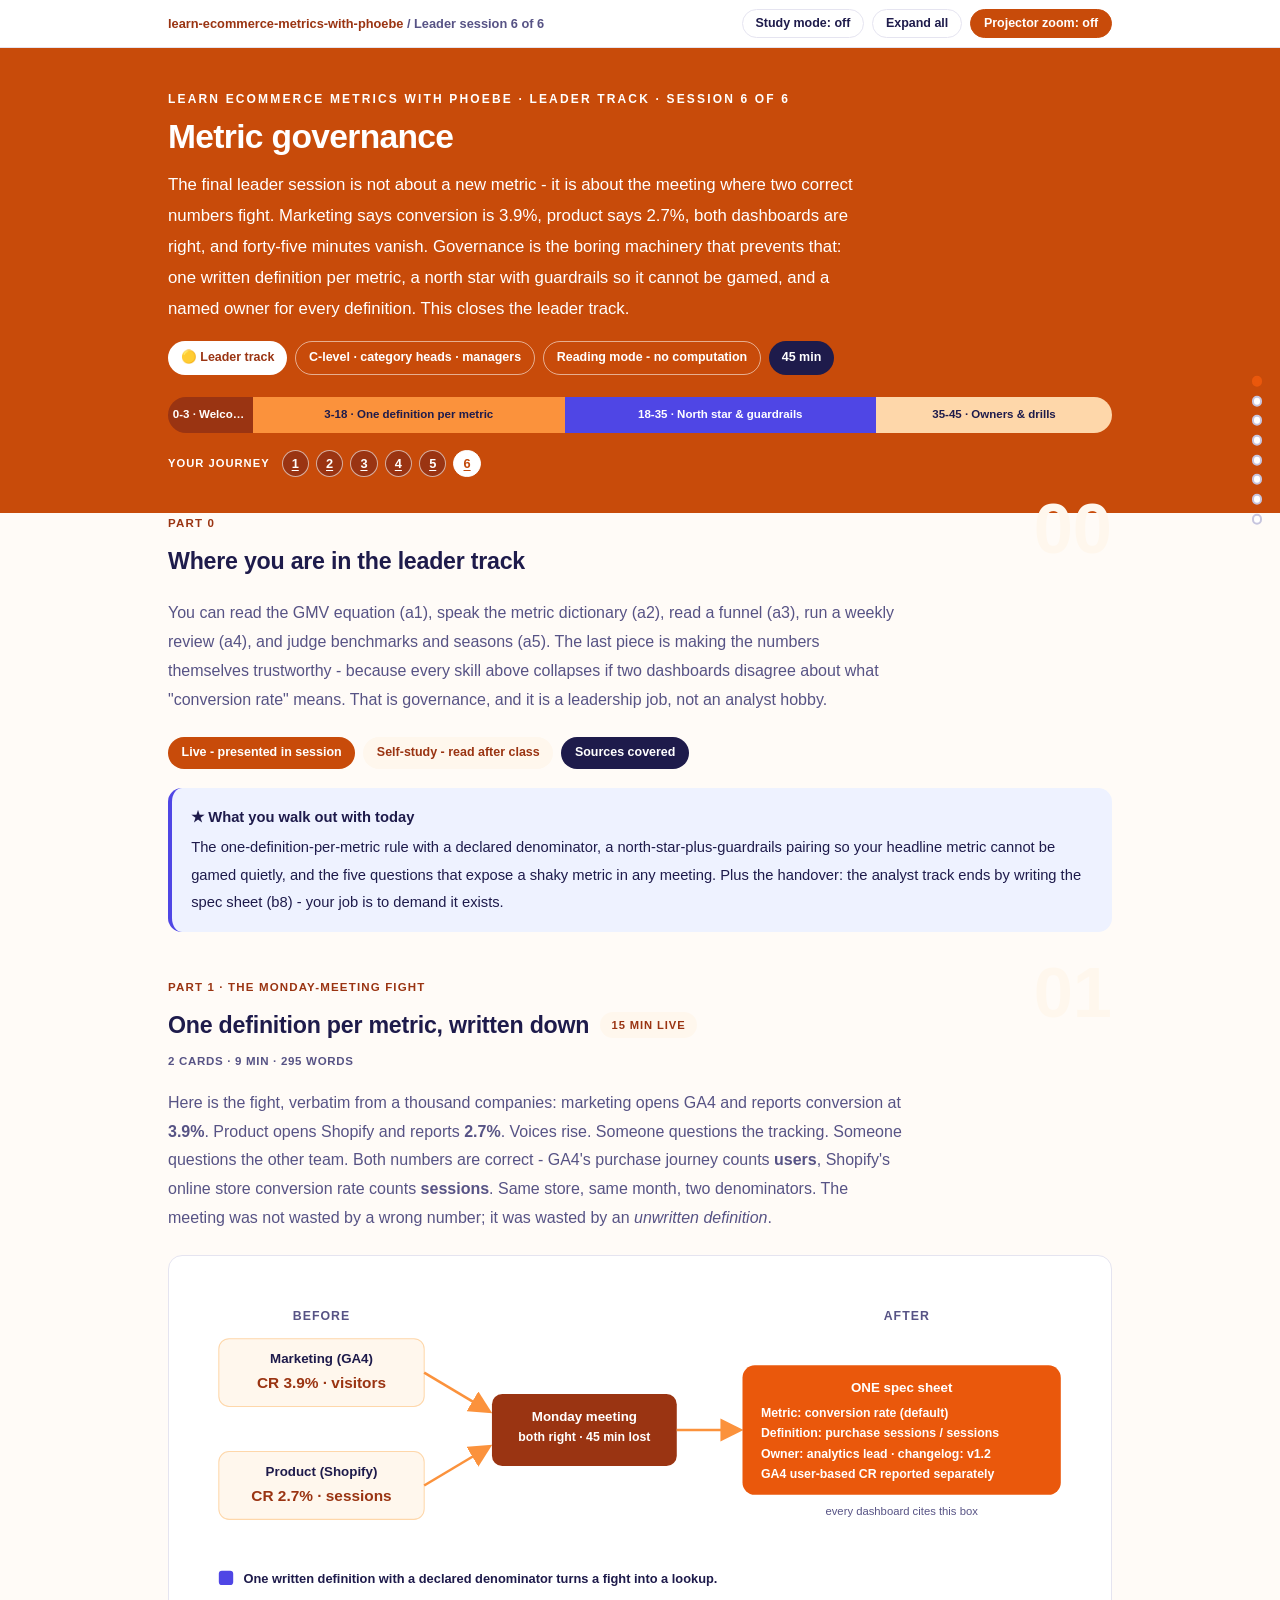
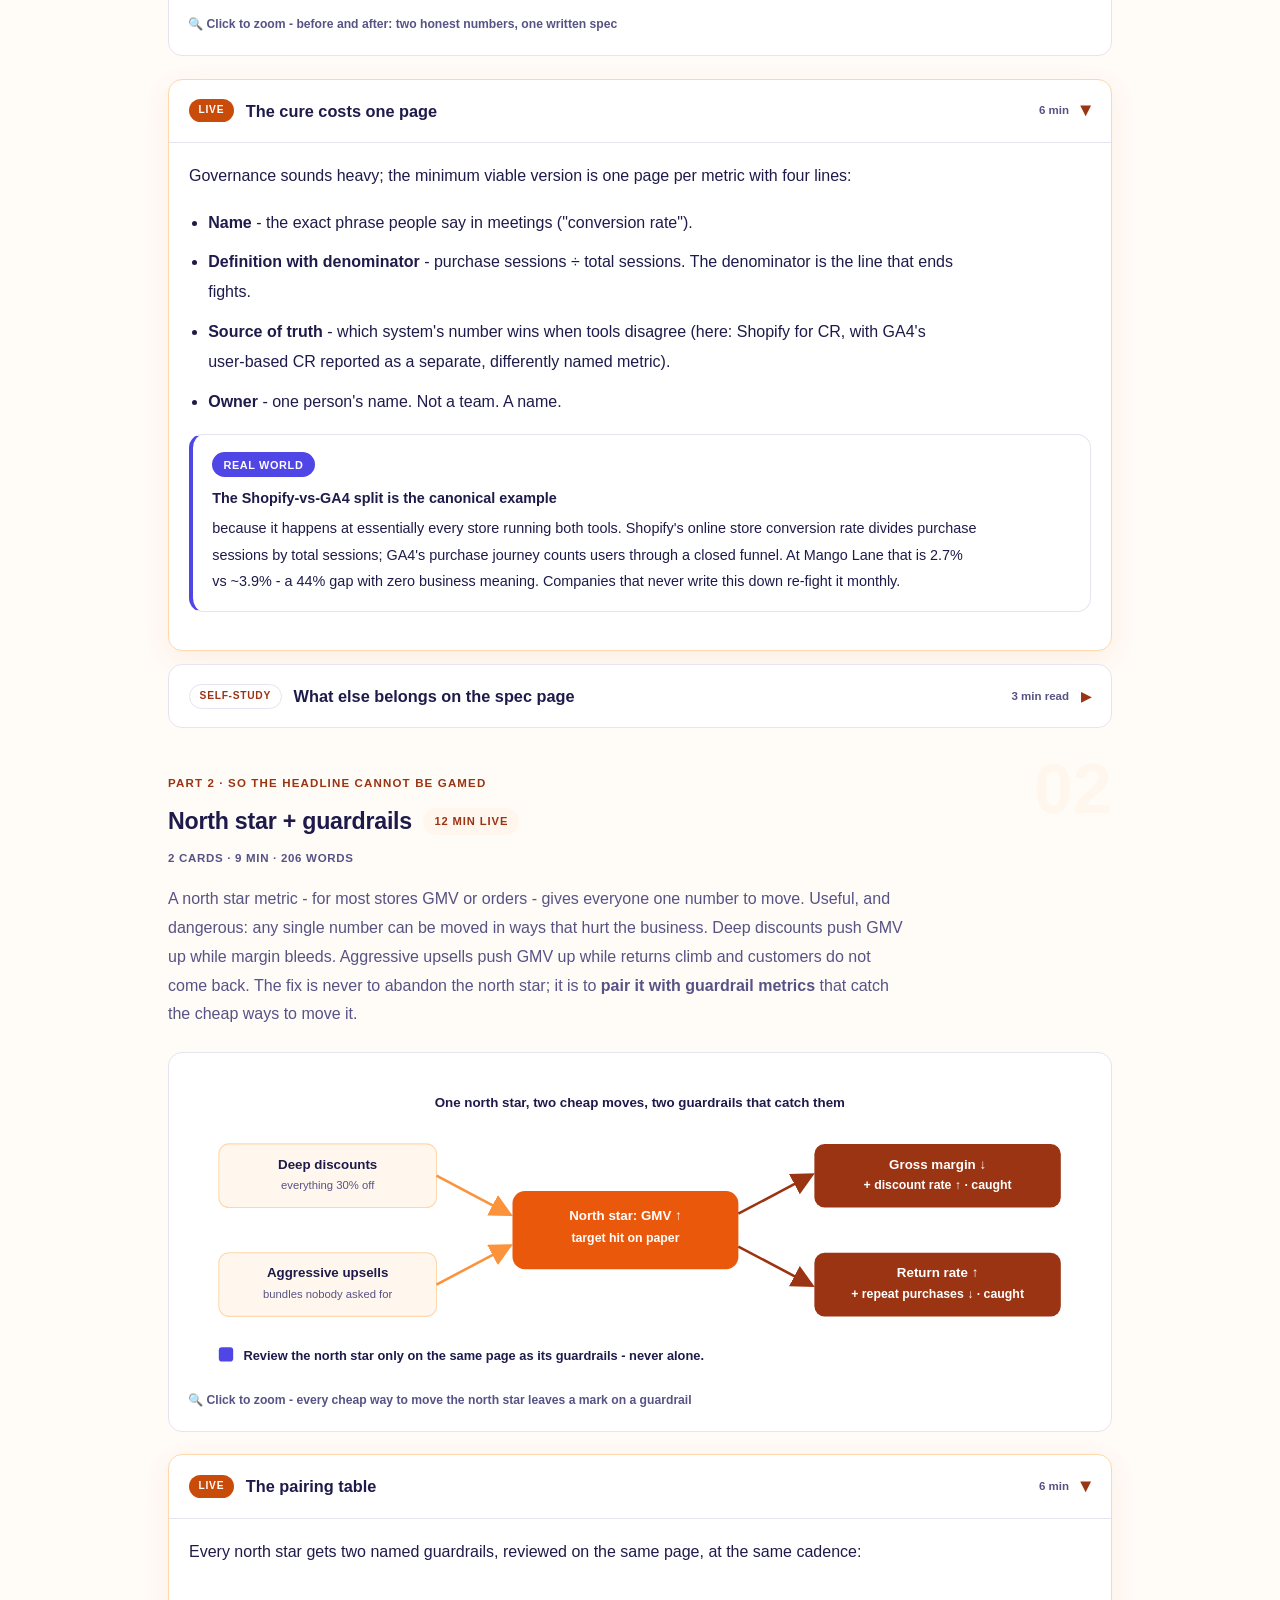
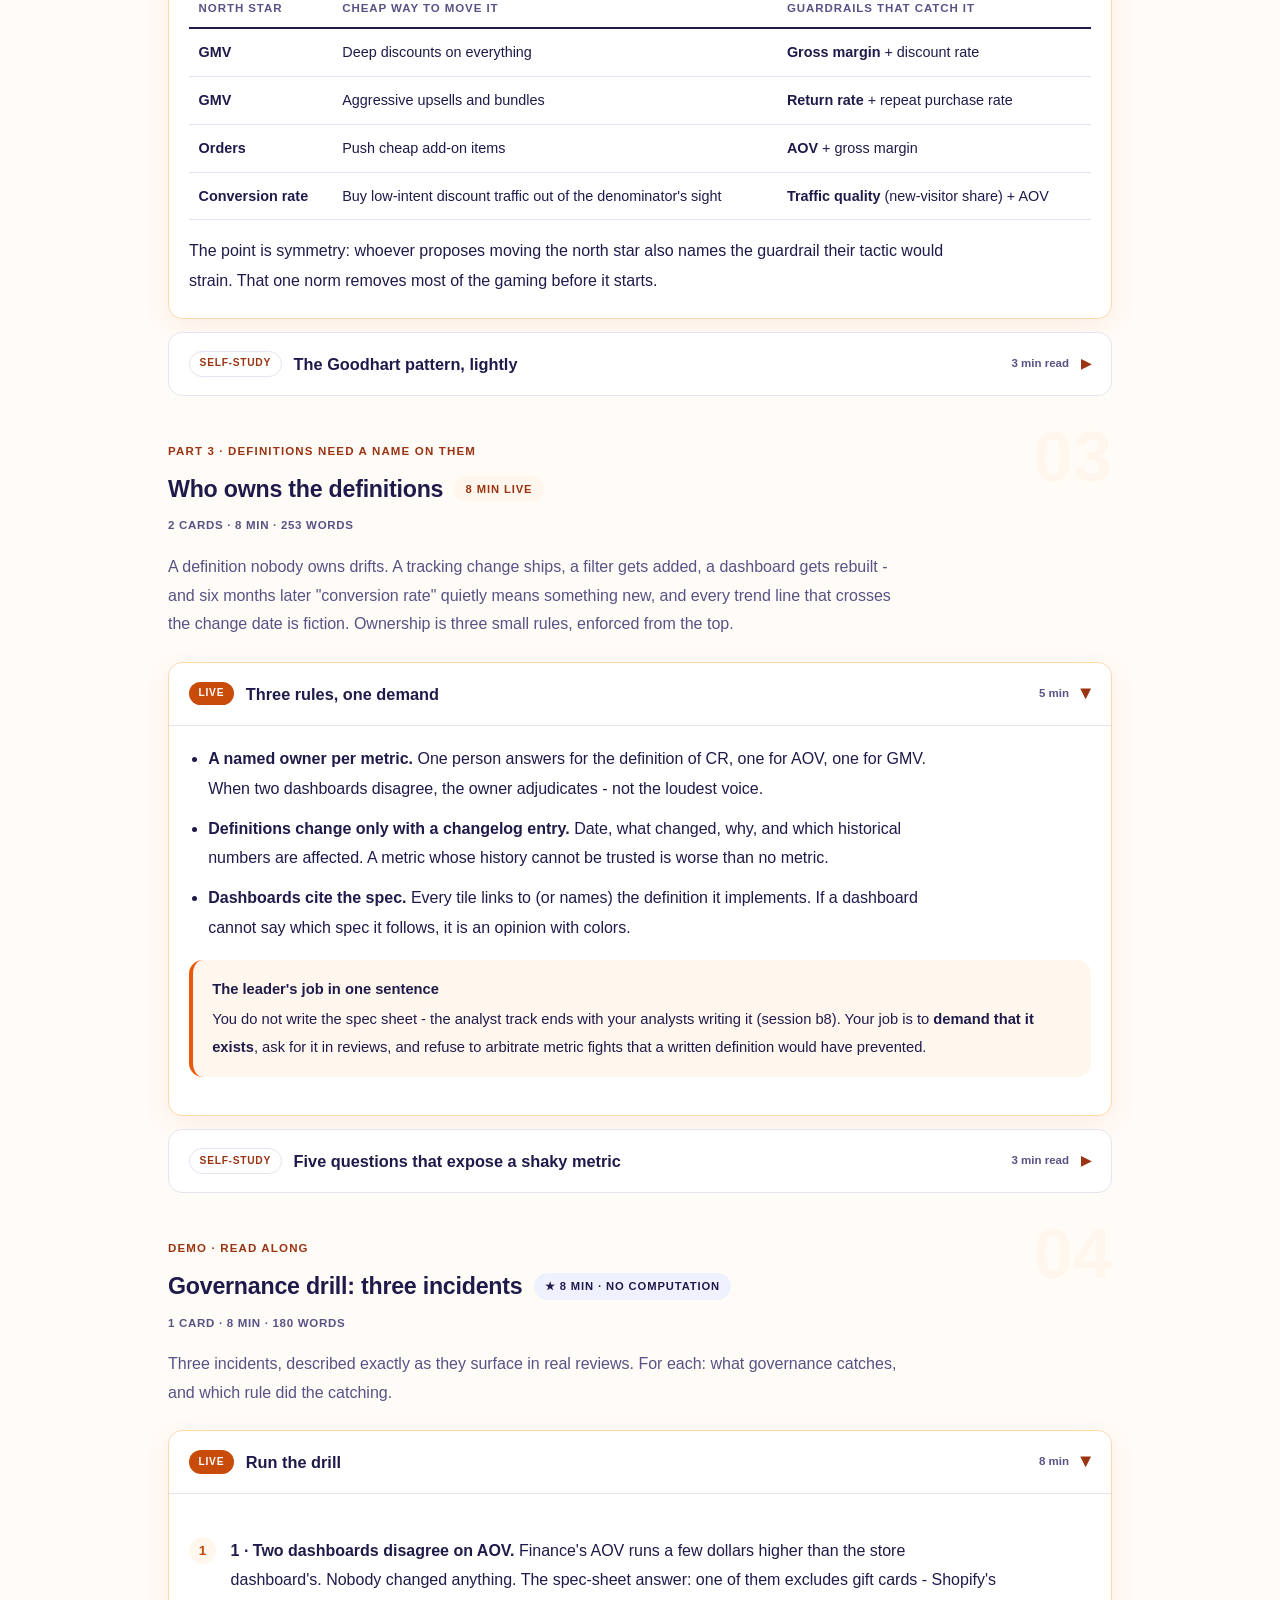
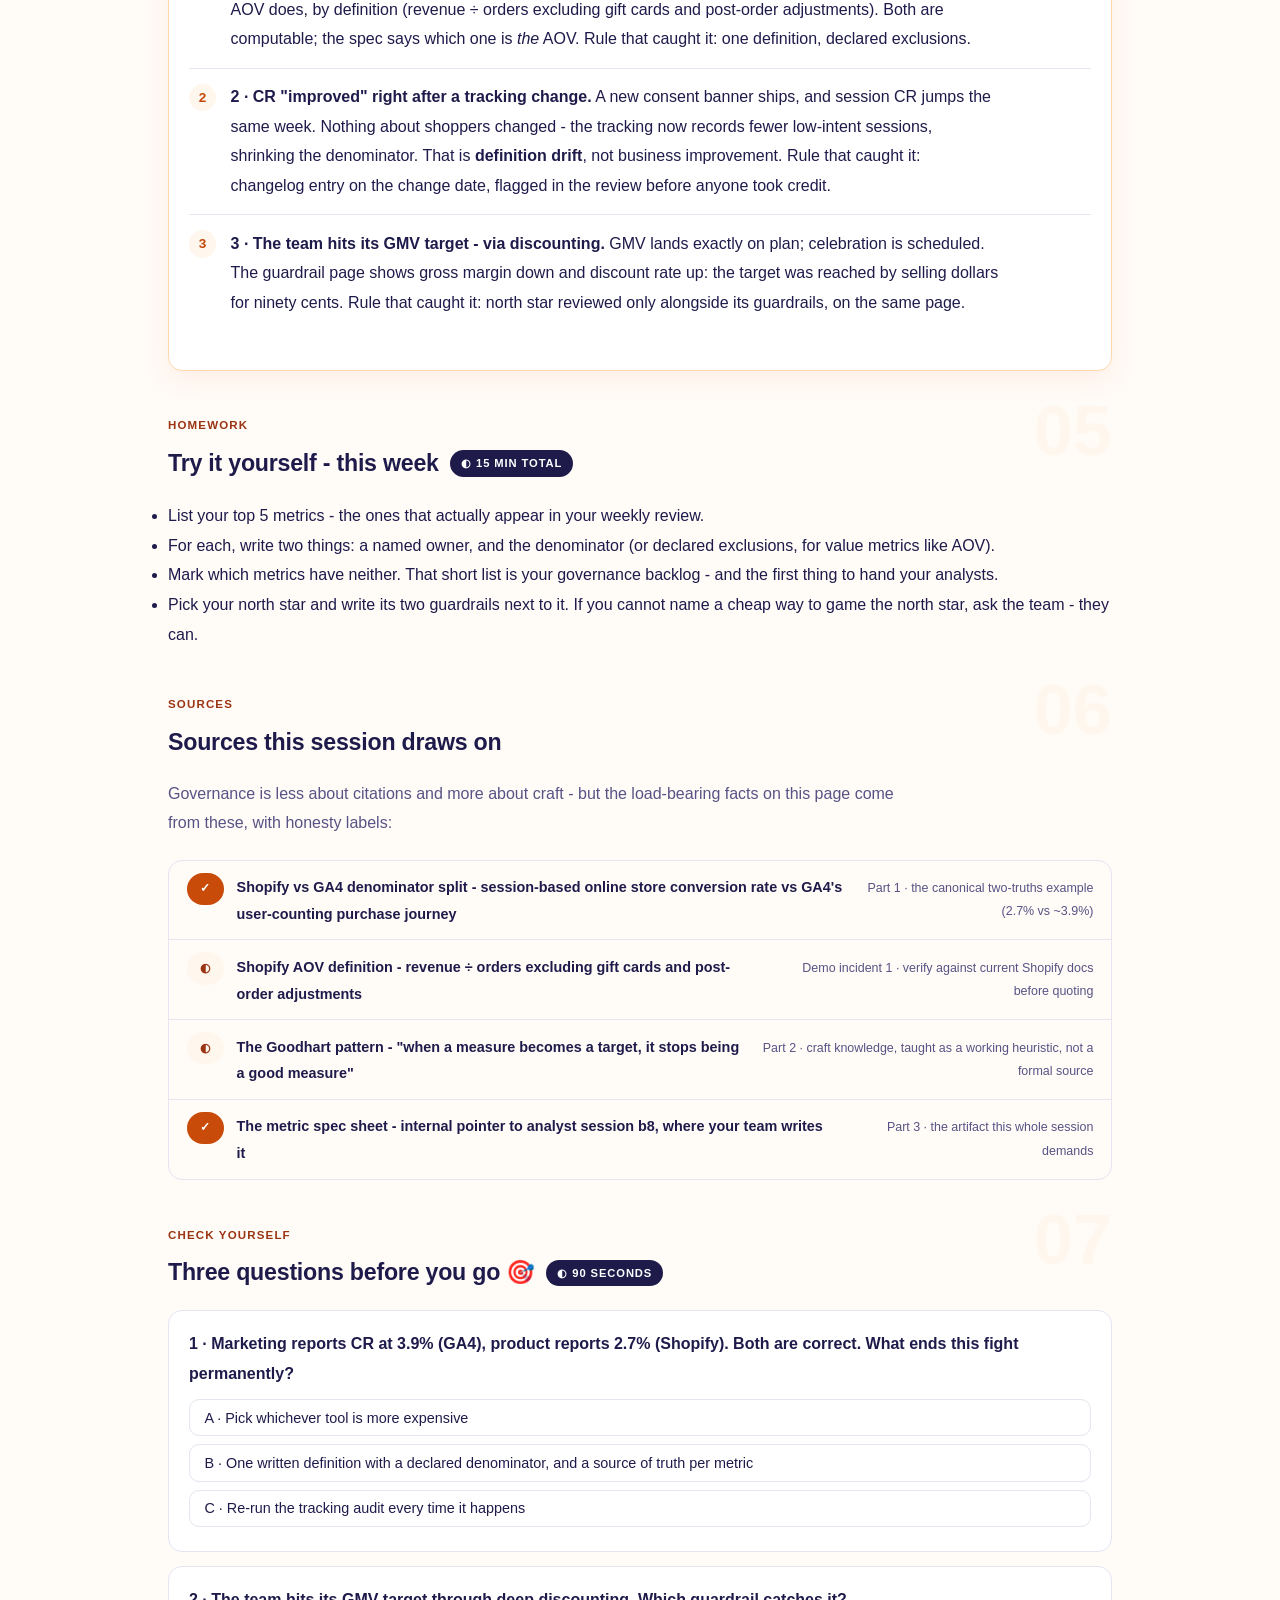
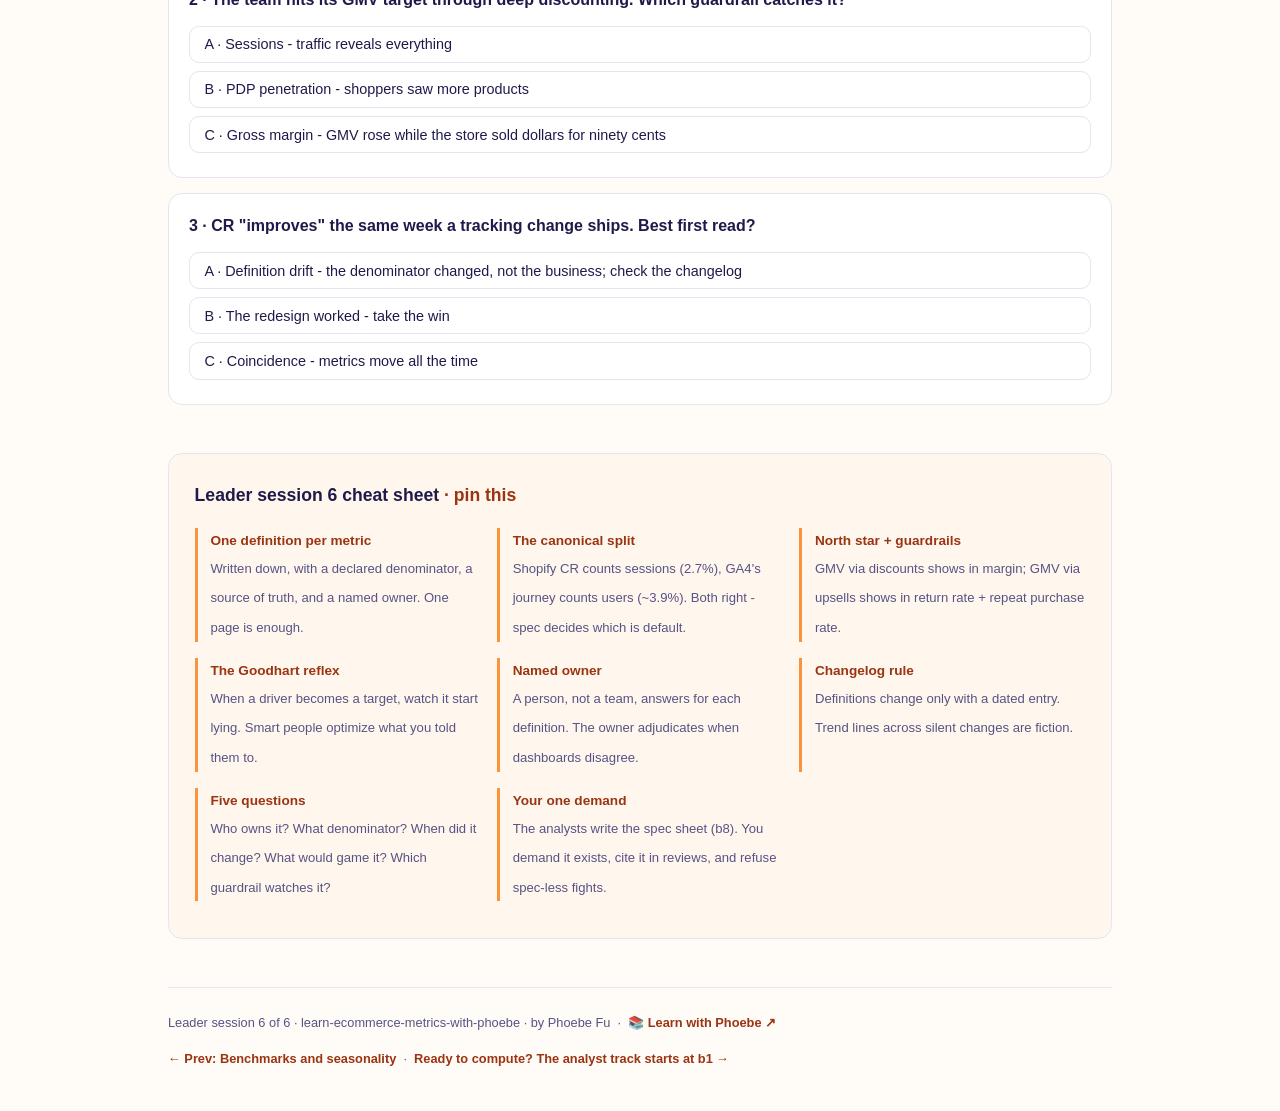
<file: courses/a6-metric-governance.html>
<!DOCTYPE html>
<html lang="en">
<head>
<meta charset="UTF-8">
<meta name="viewport" content="width=device-width, initial-scale=1.0">
<!-- social:start -->
<meta name="description" content="Leader session 6 of 6. You can read the GMV equation (a1), speak the metric dictionary (a2), read a funnel (a3), run a weekly review (a4), and judge benchmarks and seasons (a5). The last piece is...">
<meta property="og:type" content="article">
<meta property="og:site_name" content="Learn with Phoebe">
<meta property="og:title" content="Metric governance - learn ecommerce metrics with phoebe">
<meta property="og:description" content="Leader session 6 of 6. You can read the GMV equation (a1), speak the metric dictionary (a2), read a funnel (a3), run a weekly review (a4), and judge benchmarks and seasons (a5). The last piece is...">
<meta property="og:url" content="https://phoebefu6.github.io/learn-ecommerce-metrics-with-phoebe/courses/a6-metric-governance.html">
<meta property="og:image" content="https://phoebefu6.github.io/learn-ecommerce-metrics-with-phoebe/assets/og-cover.png">
<meta property="og:image:width" content="1200">
<meta property="og:image:height" content="630">
<meta name="twitter:card" content="summary_large_image">
<meta name="twitter:title" content="Metric governance - learn ecommerce metrics with phoebe">
<meta name="twitter:description" content="Leader session 6 of 6. You can read the GMV equation (a1), speak the metric dictionary (a2), read a funnel (a3), run a weekly review (a4), and judge benchmarks and seasons (a5). The last piece is...">
<meta name="twitter:image" content="https://phoebefu6.github.io/learn-ecommerce-metrics-with-phoebe/assets/og-cover.png">
<!-- social:end -->
<title>Leader session 6 · Metric governance - learn ecommerce metrics with phoebe</title>
<link rel="stylesheet" href="../assets/style.css?v=34">
</head>
<body>

<div class="toolbar">
  <div class="wrap">
    <span class="crumb"><a href="../index.html">learn-ecommerce-metrics-with-phoebe</a> / Leader session 6 of 6</span>
    <button class="btn" id="toggle-all" type="button">Expand all</button>
    <button class="btn primary" id="zoom-toggle" type="button">Projector zoom: off</button>
  </div>
</div>

<header class="masthead">
  <div class="wrap">
    <div class="eyebrow">Learn Ecommerce Metrics with Phoebe · Leader track · Session 6 of 6</div>
    <h1>Metric <span class="accent">governance</span></h1>
    <p class="sub">The final leader session is not about a new metric - it is about the meeting where two correct numbers fight. Marketing says conversion is 3.9%, product says 2.7%, both dashboards are right, and forty-five minutes vanish. Governance is the boring machinery that prevents that: one written definition per metric, a north star with guardrails so it cannot be gamed, and a named owner for every definition. This closes the leader track.</p>
    <div class="chip-row">
      <span class="chip level">🟡 Leader track</span>
      <span class="chip audience">C-level · category heads · managers</span>
      <span class="chip audience">Reading mode - no computation</span>
      <span class="chip time">45 min</span>
    </div>
    <div class="agenda">
      <span class="a1" style="flex:1">0-3 · Welcome</span>
      <span class="a2" style="flex:4">3-18 · One definition per metric</span>
      <span class="a3" style="flex:4">18-35 · North star &amp; guardrails</span>
      <span class="a4" style="flex:3">35-45 · Owners &amp; drills</span>
    </div>
  </div>
</header>

<main class="wrap">

  <!-- ============ INTRO ============ -->
  <section class="section" id="intro">
    <div class="section-kicker">
      <span class="klabel">Part 0</span>
      <h2>Where you are in the leader track</h2>
    </div>
    <p class="lede">You can read the GMV equation (a1), speak the metric dictionary (a2), read a funnel (a3), run a weekly review (a4), and judge benchmarks and seasons (a5). The last piece is making the numbers themselves trustworthy - because every skill above collapses if two dashboards disagree about what "conversion rate" means. That is governance, and it is a leadership job, not an analyst hobby.</p>
    <div class="legend">
      <span class="pill solid">Live - presented in session</span>
      <span class="pill light">Self-study - read after class</span>
      <span class="pill inkpill">Sources covered</span>
    </div>
    <div class="callout win">
      <strong>★ What you walk out with today</strong>
      The one-definition-per-metric rule with a declared denominator, a north-star-plus-guardrails pairing so your headline metric cannot be gamed quietly, and the five questions that expose a shaky metric in any meeting. Plus the handover: the analyst track ends by writing the spec sheet (b8) - your job is to demand it exists.
    </div>
  </section>

  <!-- ============ PART 1: ONE DEFINITION ============ -->
  <section class="section" id="onedef">
    <div class="section-kicker">
      <span class="klabel">Part 1 · the Monday-meeting fight</span>
      <h2>One definition per metric, written down <span class="tag concept">15 min live</span></h2>
    </div>
    <p class="lede">Here is the fight, verbatim from a thousand companies: marketing opens GA4 and reports conversion at <strong>3.9%</strong>. Product opens Shopify and reports <strong>2.7%</strong>. Voices rise. Someone questions the tracking. Someone questions the other team. Both numbers are correct - GA4's purchase journey counts <strong>users</strong>, Shopify's online store conversion rate counts <strong>sessions</strong>. Same store, same month, two denominators. The meeting was not wasted by a wrong number; it was wasted by an <em>unwritten definition</em>.</p>

    <figure class="zoomable">
      <svg viewBox="0 0 880 320" xmlns="http://www.w3.org/2000/svg" role="img" aria-label="Before: two teams report two conversion rates and clash in a meeting. After: both point at one written spec sheet.">
        <style>
          .gvH { font: 700 13px Inter, sans-serif; fill: #1E1B4B; }
          .gvV { font: 800 15px Inter, sans-serif; fill: #9A3412; }
          .gvC { font: 400 11px Inter, sans-serif; fill: #575385; }
          .gvW { font: 700 13px Inter, sans-serif; fill: #FFFFFF; }
          .gvS { font: 600 12px Inter, sans-serif; fill: #FFFFFF; }
          .gvK { font: 700 12px Inter, sans-serif; fill: #575385; letter-spacing: 1px; }
          .gvN { font: 600 12.5px Inter, sans-serif; fill: #1E1B4B; }
          .gvArr { stroke: #FB923C; stroke-width: 2.5; fill: none; marker-end: url(#gvHead); }
        </style>
        <defs>
          <marker id="gvHead" markerWidth="9" markerHeight="9" refX="7" refY="4.5" orient="auto">
            <path d="M0,0 L9,4.5 L0,9 z" fill="#FB923C"/>
          </marker>
        </defs>

        <text class="gvK" x="130" y="44" text-anchor="middle">BEFORE</text>
        <text class="gvK" x="700" y="44" text-anchor="middle">AFTER</text>

        <!-- before: two teams -->
        <rect x="30" y="62" width="200" height="66" rx="10" fill="#FFF7ED" stroke="#FED7AA"/>
        <text class="gvH" x="130" y="86" text-anchor="middle">Marketing (GA4)</text>
        <text class="gvV" x="130" y="110" text-anchor="middle">CR 3.9% · visitors</text>

        <rect x="30" y="172" width="200" height="66" rx="10" fill="#FFF7ED" stroke="#FED7AA"/>
        <text class="gvH" x="130" y="196" text-anchor="middle">Product (Shopify)</text>
        <text class="gvV" x="130" y="220" text-anchor="middle">CR 2.7% · sessions</text>

        <!-- clash box -->
        <path class="gvArr" d="M230,95 L292,132"/>
        <path class="gvArr" d="M230,205 L292,168"/>
        <rect x="296" y="116" width="180" height="70" rx="10" fill="#9A3412"/>
        <text class="gvW" x="386" y="142" text-anchor="middle">Monday meeting</text>
        <text class="gvS" x="386" y="162" text-anchor="middle">both right · 45 min lost</text>

        <!-- big arrow to spec -->
        <path class="gvArr" d="M476,151 L536,151"/>

        <!-- after: spec sheet -->
        <rect x="540" y="88" width="310" height="126" rx="12" fill="#EA580C"/>
        <text class="gvW" x="695" y="114" text-anchor="middle">ONE spec sheet</text>
        <text class="gvS" x="558" y="138">Metric: conversion rate (default)</text>
        <text class="gvS" x="558" y="158">Definition: purchase sessions / sessions</text>
        <text class="gvS" x="558" y="178">Owner: analytics lead · changelog: v1.2</text>
        <text class="gvS" x="558" y="198">GA4 user-based CR reported separately</text>

        <text class="gvC" x="695" y="234" text-anchor="middle">every dashboard cites this box</text>

        <rect x="30" y="288" width="14" height="14" rx="3" fill="#4F46E5"/>
        <text class="gvN" x="54" y="300">One written definition with a declared denominator turns a fight into a lookup.</text>
      </svg>
      <figcaption>🔍 Click to zoom - before and after: two honest numbers, one written spec</figcaption>
    </figure>

    <details class="card" open>
      <summary><span class="mode live">Live</span>The cure costs one page<span class="mini">6 min</span><span class="caret">▶</span></summary>
      <div class="body">
        <p>Governance sounds heavy; the minimum viable version is one page per metric with four lines:</p>
        <ul>
          <li><strong>Name</strong> - the exact phrase people say in meetings ("conversion rate").</li>
          <li><strong>Definition with denominator</strong> - purchase sessions ÷ total sessions. The denominator is the line that ends fights.</li>
          <li><strong>Source of truth</strong> - which system's number wins when tools disagree (here: Shopify for CR, with GA4's user-based CR reported as a separate, differently named metric).</li>
          <li><strong>Owner</strong> - one person's name. Not a team. A name.</li>
        </ul>
        <div class="callout example">
          <span class="ex-pill">Real world</span>
          <p><strong>The Shopify-vs-GA4 split is the canonical example</strong> because it happens at essentially every store running both tools. Shopify's online store conversion rate divides purchase sessions by total sessions; GA4's purchase journey counts users through a closed funnel. At Mango Lane that is 2.7% vs ~3.9% - a 44% gap with zero business meaning. Companies that never write this down re-fight it monthly.</p>
        </div>
      </div>
    </details>
    <details class="card">
      <summary><span class="mode self">Self-study</span>What else belongs on the spec page<span class="mini">3 min read</span><span class="caret">▶</span></summary>
      <div class="body">
        <p>Beyond the four core lines, the spec pages that actually end arguments also declare:</p>
        <ul>
          <li><strong>Exclusions and filters</strong> - does AOV exclude gift cards? Does CR exclude internal traffic and bots? Are cancelled orders in or out? (Recall a1: GMV vs revenue has no universal standard - always ask what is netted out.)</li>
          <li><strong>Period and timezone</strong> - a "day" that ends at midnight UTC and a "day" that ends at local midnight produce different weeks. Pick one, write it down.</li>
          <li><strong>Refresh cadence</strong> - if the dashboard lags the warehouse by a day, say so on the tile, or every Monday starts with "why is Sunday missing".</li>
          <li><strong>Related-but-different metrics</strong> - the spec for session CR should name visitor CR as a separate metric, so nobody "corrects" one into the other.</li>
        </ul>
        <p>None of this is analytics sophistication. It is the same discipline as a contract: the clauses exist so nobody has to argue from memory.</p>
      </div>
    </details>
  </section>

  <!-- ============ PART 2: NORTH STAR + GUARDRAILS ============ -->
  <section class="section" id="northstar">
    <div class="section-kicker">
      <span class="klabel">Part 2 · so the headline cannot be gamed</span>
      <h2>North star + guardrails <span class="tag concept">12 min live</span></h2>
    </div>
    <p class="lede">A north star metric - for most stores GMV or orders - gives everyone one number to move. Useful, and dangerous: any single number can be moved in ways that hurt the business. Deep discounts push GMV up while margin bleeds. Aggressive upsells push GMV up while returns climb and customers do not come back. The fix is never to abandon the north star; it is to <strong>pair it with guardrail metrics</strong> that catch the cheap ways to move it.</p>

    <figure class="zoomable">
      <svg viewBox="0 0 880 300" xmlns="http://www.w3.org/2000/svg" role="img" aria-label="Two cheap tactics push the GMV north star up; each is caught by a paired guardrail metric">
        <style>
          .nsH { font: 700 13px Inter, sans-serif; fill: #1E1B4B; }
          .nsC { font: 400 11px Inter, sans-serif; fill: #575385; }
          .nsW { font: 700 13px Inter, sans-serif; fill: #FFFFFF; }
          .nsS { font: 600 12px Inter, sans-serif; fill: #FFFFFF; }
          .nsN { font: 600 12.5px Inter, sans-serif; fill: #1E1B4B; }
          .nsArr { stroke: #FB923C; stroke-width: 2.5; fill: none; marker-end: url(#nsHead); }
          .nsCatch { stroke: #9A3412; stroke-width: 2.5; fill: none; marker-end: url(#nsCatchHead); }
        </style>
        <defs>
          <marker id="nsHead" markerWidth="9" markerHeight="9" refX="7" refY="4.5" orient="auto">
            <path d="M0,0 L9,4.5 L0,9 z" fill="#FB923C"/>
          </marker>
          <marker id="nsCatchHead" markerWidth="9" markerHeight="9" refX="7" refY="4.5" orient="auto">
            <path d="M0,0 L9,4.5 L0,9 z" fill="#9A3412"/>
          </marker>
        </defs>

        <text class="nsH" x="440" y="34" text-anchor="middle">One north star, two cheap moves, two guardrails that catch them</text>

        <!-- cheap moves (left) -->
        <rect x="30" y="70" width="212" height="62" rx="10" fill="#FFF7ED" stroke="#FED7AA"/>
        <text class="nsH" x="136" y="94" text-anchor="middle">Deep discounts</text>
        <text class="nsC" x="136" y="114" text-anchor="middle">everything 30% off</text>

        <rect x="30" y="176" width="212" height="62" rx="10" fill="#FFF7ED" stroke="#FED7AA"/>
        <text class="nsH" x="136" y="200" text-anchor="middle">Aggressive upsells</text>
        <text class="nsC" x="136" y="220" text-anchor="middle">bundles nobody asked for</text>

        <!-- north star (center) -->
        <path class="nsArr" d="M242,101 L312,138"/>
        <path class="nsArr" d="M242,207 L312,170"/>
        <rect x="316" y="116" width="220" height="76" rx="12" fill="#EA580C"/>
        <text class="nsW" x="426" y="144" text-anchor="middle">North star: GMV ↑</text>
        <text class="nsS" x="426" y="166" text-anchor="middle">target hit on paper</text>

        <!-- guardrails (right) -->
        <path class="nsCatch" d="M536,138 L606,101"/>
        <path class="nsCatch" d="M536,170 L606,207"/>
        <rect x="610" y="70" width="240" height="62" rx="10" fill="#9A3412"/>
        <text class="nsW" x="730" y="94" text-anchor="middle">Gross margin ↓</text>
        <text class="nsS" x="730" y="114" text-anchor="middle">+ discount rate ↑ · caught</text>

        <rect x="610" y="176" width="240" height="62" rx="10" fill="#9A3412"/>
        <text class="nsW" x="730" y="200" text-anchor="middle">Return rate ↑</text>
        <text class="nsS" x="730" y="220" text-anchor="middle">+ repeat purchases ↓ · caught</text>

        <rect x="30" y="268" width="14" height="14" rx="3" fill="#4F46E5"/>
        <text class="nsN" x="54" y="280">Review the north star only on the same page as its guardrails - never alone.</text>
      </svg>
      <figcaption>🔍 Click to zoom - every cheap way to move the north star leaves a mark on a guardrail</figcaption>
    </figure>

    <details class="card" open>
      <summary><span class="mode live">Live</span>The pairing table<span class="mini">6 min</span><span class="caret">▶</span></summary>
      <div class="body">
        <p>Every north star gets two named guardrails, reviewed on the same page, at the same cadence:</p>
        <table class="clean">
          <thead><tr><th>North star</th><th>Cheap way to move it</th><th>Guardrails that catch it</th></tr></thead>
          <tbody>
            <tr><td><strong>GMV</strong></td><td>Deep discounts on everything</td><td><strong>Gross margin</strong> + discount rate</td></tr>
            <tr><td><strong>GMV</strong></td><td>Aggressive upsells and bundles</td><td><strong>Return rate</strong> + repeat purchase rate</td></tr>
            <tr><td><strong>Orders</strong></td><td>Push cheap add-on items</td><td><strong>AOV</strong> + gross margin</td></tr>
            <tr><td><strong>Conversion rate</strong></td><td>Buy low-intent discount traffic out of the denominator's sight</td><td><strong>Traffic quality</strong> (new-visitor share) + AOV</td></tr>
          </tbody>
        </table>
        <p>The point is symmetry: whoever proposes moving the north star also names the guardrail their tactic would strain. That one norm removes most of the gaming before it starts.</p>
      </div>
    </details>

    <details class="card">
      <summary><span class="mode self">Self-study</span>The Goodhart pattern, lightly<span class="mini">3 min read</span><span class="caret">▶</span></summary>
      <div class="body">
        <p>There is an old observation - usually summarized as Goodhart's law - that when a measure becomes a target, it stops being a good measure. You do not need the academic version; you need the working version: <strong>when a driver becomes a target, watch it start lying</strong>.</p>
        <ul>
          <li>Target the CR and someone will trim low-intent traffic out of the denominator - CR "improves", orders do not.</li>
          <li>Target ATC rate and the button gets bigger while checkout completion quietly falls.</li>
          <li>Target GMV alone and discounts do the rest.</li>
        </ul>
        <p>None of this requires bad actors - just smart people optimizing what you told them to optimize. Guardrails are how leadership says "move this number <em>honestly</em>".</p>
      </div>
    </details>
  </section>

  <!-- ============ PART 3: OWNERS ============ -->
  <section class="section" id="owners">
    <div class="section-kicker">
      <span class="klabel">Part 3 · definitions need a name on them</span>
      <h2>Who owns the definitions <span class="tag concept">8 min live</span></h2>
    </div>
    <p class="lede">A definition nobody owns drifts. A tracking change ships, a filter gets added, a dashboard gets rebuilt - and six months later "conversion rate" quietly means something new, and every trend line that crosses the change date is fiction. Ownership is three small rules, enforced from the top.</p>

    <details class="card" open>
      <summary><span class="mode live">Live</span>Three rules, one demand<span class="mini">5 min</span><span class="caret">▶</span></summary>
      <div class="body">
        <ul>
          <li><strong>A named owner per metric.</strong> One person answers for the definition of CR, one for AOV, one for GMV. When two dashboards disagree, the owner adjudicates - not the loudest voice.</li>
          <li><strong>Definitions change only with a changelog entry.</strong> Date, what changed, why, and which historical numbers are affected. A metric whose history cannot be trusted is worse than no metric.</li>
          <li><strong>Dashboards cite the spec.</strong> Every tile links to (or names) the definition it implements. If a dashboard cannot say which spec it follows, it is an opinion with colors.</li>
        </ul>
        <div class="callout tip">
          <strong>The leader's job in one sentence</strong>
          You do not write the spec sheet - the analyst track ends with your analysts writing it (session b8). Your job is to <strong>demand that it exists</strong>, ask for it in reviews, and refuse to arbitrate metric fights that a written definition would have prevented.
        </div>
      </div>
    </details>

    <details class="card">
      <summary><span class="mode self">Self-study</span>Five questions that expose a shaky metric<span class="mini">3 min read</span><span class="caret">▶</span></summary>
      <div class="body">
        <p>Ask these about any number that is about to drive a decision. A well-governed metric survives all five in under a minute; a shaky one dies on the second:</p>
        <ul>
          <li><strong>1 · Who owns this definition?</strong> If the answer is "the dashboard", nobody does.</li>
          <li><strong>2 · What is the denominator?</strong> Sessions, visitors, orders, PDP sessions? The a2 reflex, forever.</li>
          <li><strong>3 · When did it last change?</strong> If nobody knows, trend lines across unknown change dates are unreliable.</li>
          <li><strong>4 · What would game it?</strong> If nobody can name a cheap way to move it, nobody has thought about it hard enough.</li>
          <li><strong>5 · Which guardrail watches it?</strong> A target without a guardrail is an invitation.</li>
        </ul>
      </div>
    </details>
  </section>

  <!-- ============ DEMO: GOVERNANCE DRILL ============ -->
  <section class="section" id="demo">
    <div class="section-kicker">
      <span class="klabel">Demo · read along</span>
      <h2>Governance drill: three incidents <span class="tag demo">★ 8 min · no computation</span></h2>
    </div>
    <p class="lede">Three incidents, described exactly as they surface in real reviews. For each: what governance catches, and which rule did the catching.</p>

    <details class="card" open>
      <summary><span class="mode live">Live</span>Run the drill<span class="mini">8 min</span><span class="caret">▶</span></summary>
      <div class="body">
        <div class="steps">
          <div class="step"><p><strong>1 · Two dashboards disagree on AOV.</strong> Finance's AOV runs a few dollars higher than the store dashboard's. Nobody changed anything. The spec-sheet answer: one of them excludes gift cards - Shopify's AOV does, by definition (revenue ÷ orders excluding gift cards and post-order adjustments). Both are computable; the spec says which one is <em>the</em> AOV. Rule that caught it: one definition, declared exclusions.</p></div>
          <div class="step"><p><strong>2 · CR "improved" right after a tracking change.</strong> A new consent banner ships, and session CR jumps the same week. Nothing about shoppers changed - the tracking now records fewer low-intent sessions, shrinking the denominator. That is <strong>definition drift</strong>, not business improvement. Rule that caught it: changelog entry on the change date, flagged in the review before anyone took credit.</p></div>
          <div class="step"><p><strong>3 · The team hits its GMV target - via discounting.</strong> GMV lands exactly on plan; celebration is scheduled. The guardrail page shows gross margin down and discount rate up: the target was reached by selling dollars for ninety cents. Rule that caught it: north star reviewed only alongside its guardrails, on the same page.</p></div>
        </div>
      </div>
    </details>
  </section>

  <!-- ============ HOMEWORK ============ -->
  <section class="section" id="exercise">
    <div class="section-kicker">
      <span class="klabel">Homework</span>
      <h2>Try it yourself - this week <span class="tag exercise">◐ 15 min total</span></h2>
    </div>
    <ul>
      <li>List your top 5 metrics - the ones that actually appear in your weekly review.</li>
      <li>For each, write two things: a named owner, and the denominator (or declared exclusions, for value metrics like AOV).</li>
      <li>Mark which metrics have neither. That short list is your governance backlog - and the first thing to hand your analysts.</li>
      <li>Pick your north star and write its two guardrails next to it. If you cannot name a cheap way to game the north star, ask the team - they can.</li>
    </ul>
  </section>

  <!-- ============ SOURCES ============ -->
  <section class="section" id="official">
    <div class="section-kicker">
      <span class="klabel">Sources</span>
      <h2>Sources this session draws on</h2>
    </div>
    <p class="lede">Governance is less about citations and more about craft - but the load-bearing facts on this page come from these, with honesty labels:</p>
    <div class="covered">
      <div class="covered-row"><span class="status pill solid">✓</span><span class="name">Shopify vs GA4 denominator split - session-based online store conversion rate vs GA4's user-counting purchase journey</span><span class="note">Part 1 · the canonical two-truths example (2.7% vs ~3.9%)</span></div>
      <div class="covered-row"><span class="status pill light">◐</span><span class="name">Shopify AOV definition - revenue ÷ orders excluding gift cards and post-order adjustments</span><span class="note">Demo incident 1 · verify against current Shopify docs before quoting</span></div>
      <div class="covered-row"><span class="status pill light">◐</span><span class="name">The Goodhart pattern - "when a measure becomes a target, it stops being a good measure"</span><span class="note">Part 2 · craft knowledge, taught as a working heuristic, not a formal source</span></div>
      <div class="covered-row"><span class="status pill solid">✓</span><span class="name">The metric spec sheet - internal pointer to analyst session b8, where your team writes it</span><span class="note">Part 3 · the artifact this whole session demands</span></div>
    </div>
  </section>

  <!-- ============ QUIZ ============ -->
  <section class="section" id="quiz">
    <div class="section-kicker">
      <span class="klabel">Check yourself</span>
      <h2>Three questions before you go 🎯 <span class="tag exercise">◐ 90 seconds</span></h2>
    </div>
    <div class="quiz-q" data-answer="1">
      <p class="qtext">1 · Marketing reports CR at 3.9% (GA4), product reports 2.7% (Shopify). Both are correct. What ends this fight permanently?</p>
      <button class="qopt" type="button">A · Pick whichever tool is more expensive</button>
      <button class="qopt" type="button">B · One written definition with a declared denominator, and a source of truth per metric</button>
      <button class="qopt" type="button">C · Re-run the tracking audit every time it happens</button>
      <p class="qwhy">The numbers differ because the denominators differ - users vs sessions. A written spec (definition + denominator + source of truth + owner) turns the monthly fight into a ten-second lookup.</p>
    </div>
    <div class="quiz-q" data-answer="2">
      <p class="qtext">2 · The team hits its GMV target through deep discounting. Which guardrail catches it?</p>
      <button class="qopt" type="button">A · Sessions - traffic reveals everything</button>
      <button class="qopt" type="button">B · PDP penetration - shoppers saw more products</button>
      <button class="qopt" type="button">C · Gross margin - GMV rose while the store sold dollars for ninety cents</button>
      <p class="qwhy">Deep discounts move GMV up and margin down. That is why a north star is only reviewed alongside its guardrails: margin and discount rate for discount-driven GMV; return rate and repeat purchase rate for upsell-driven GMV.</p>
    </div>
    <div class="quiz-q" data-answer="0">
      <p class="qtext">3 · CR "improves" the same week a tracking change ships. Best first read?</p>
      <button class="qopt" type="button">A · Definition drift - the denominator changed, not the business; check the changelog</button>
      <button class="qopt" type="button">B · The redesign worked - take the win</button>
      <button class="qopt" type="button">C · Coincidence - metrics move all the time</button>
      <p class="qwhy">A tracking or consent change alters which sessions get counted, shrinking or growing the denominator with zero shopper change. This is exactly what the changelog rule exists for: any metric change gets a dated entry before anyone takes credit for the "improvement".</p>
    </div>
    <p class="quiz-score"></p>
  </section>

  <!-- ============ CHEAT SHEET ============ -->
  <section class="cheat" id="cheatsheet">
    <h3>Leader session 6 cheat sheet <span>· pin this</span></h3>
    <div class="grid-2">
      <div class="cheat-item"><b>One definition per metric</b><span>Written down, with a declared denominator, a source of truth, and a named owner. One page is enough.</span></div>
      <div class="cheat-item"><b>The canonical split</b><span>Shopify CR counts sessions (2.7%), GA4's journey counts users (~3.9%). Both right - spec decides which is default.</span></div>
      <div class="cheat-item"><b>North star + guardrails</b><span>GMV via discounts shows in margin; GMV via upsells shows in return rate + repeat purchase rate.</span></div>
      <div class="cheat-item"><b>The Goodhart reflex</b><span>When a driver becomes a target, watch it start lying. Smart people optimize what you told them to.</span></div>
      <div class="cheat-item"><b>Named owner</b><span>A person, not a team, answers for each definition. The owner adjudicates when dashboards disagree.</span></div>
      <div class="cheat-item"><b>Changelog rule</b><span>Definitions change only with a dated entry. Trend lines across silent changes are fiction.</span></div>
      <div class="cheat-item"><b>Five questions</b><span>Who owns it? What denominator? When did it change? What would game it? Which guardrail watches it?</span></div>
      <div class="cheat-item"><b>Your one demand</b><span>The analysts write the spec sheet (b8). You demand it exists, cite it in reviews, and refuse spec-less fights.</span></div>
    </div>
  </section>

  <footer class="pagefoot">
    <span>Leader session 6 of 6 · learn-ecommerce-metrics-with-phoebe · by Phoebe Fu &nbsp;·&nbsp; 📚 <a href="https://phoebefu6.github.io/learn-with-phoebe/">Learn with Phoebe ↗</a></span>
    <span><a href="a5-benchmarks-and-seasonality.html">← Prev: Benchmarks and seasonality</a> &nbsp;·&nbsp; <a href="b1-meet-mango-lane.html">Ready to compute? The analyst track starts at b1 →</a></span>
  </footer>

</main>

<script src="../assets/tree-live.js?v=6"></script>
<script src="../assets/app.js?v=32"></script>
</body>
</html>
</file>
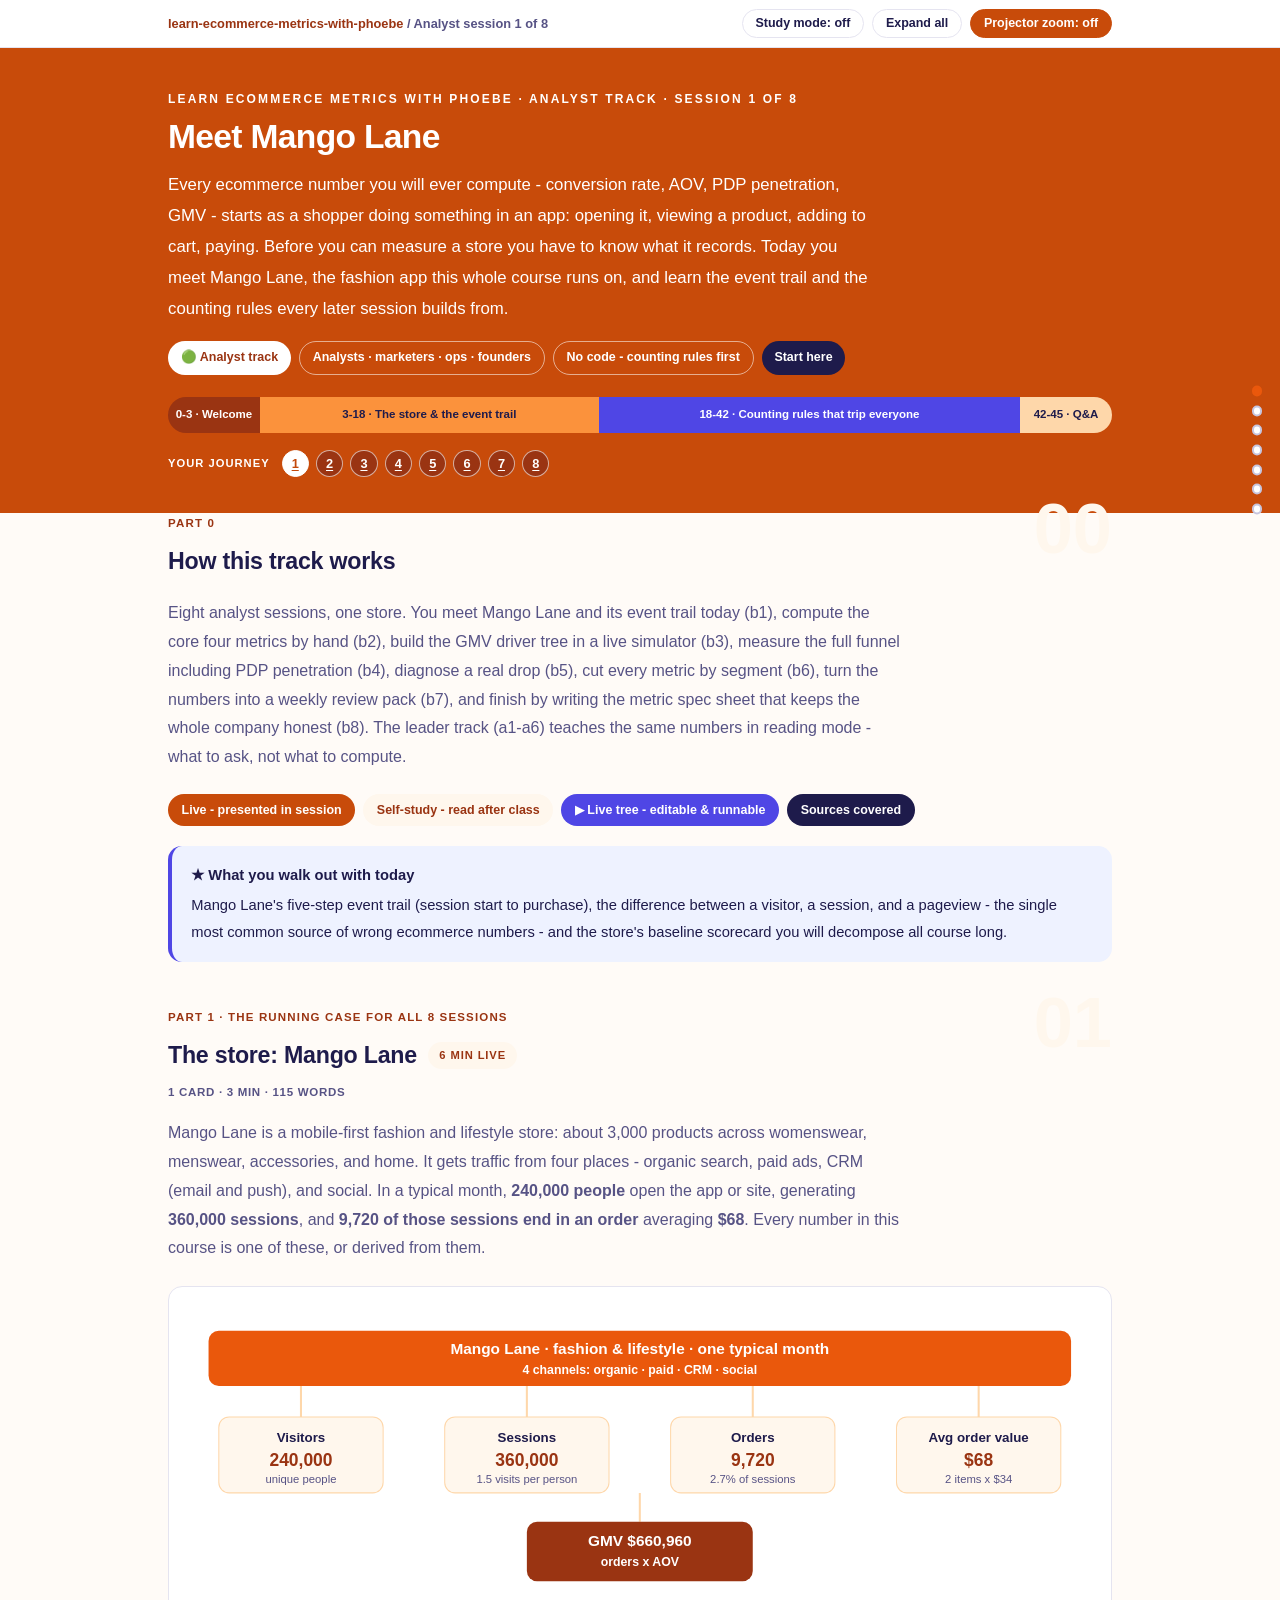
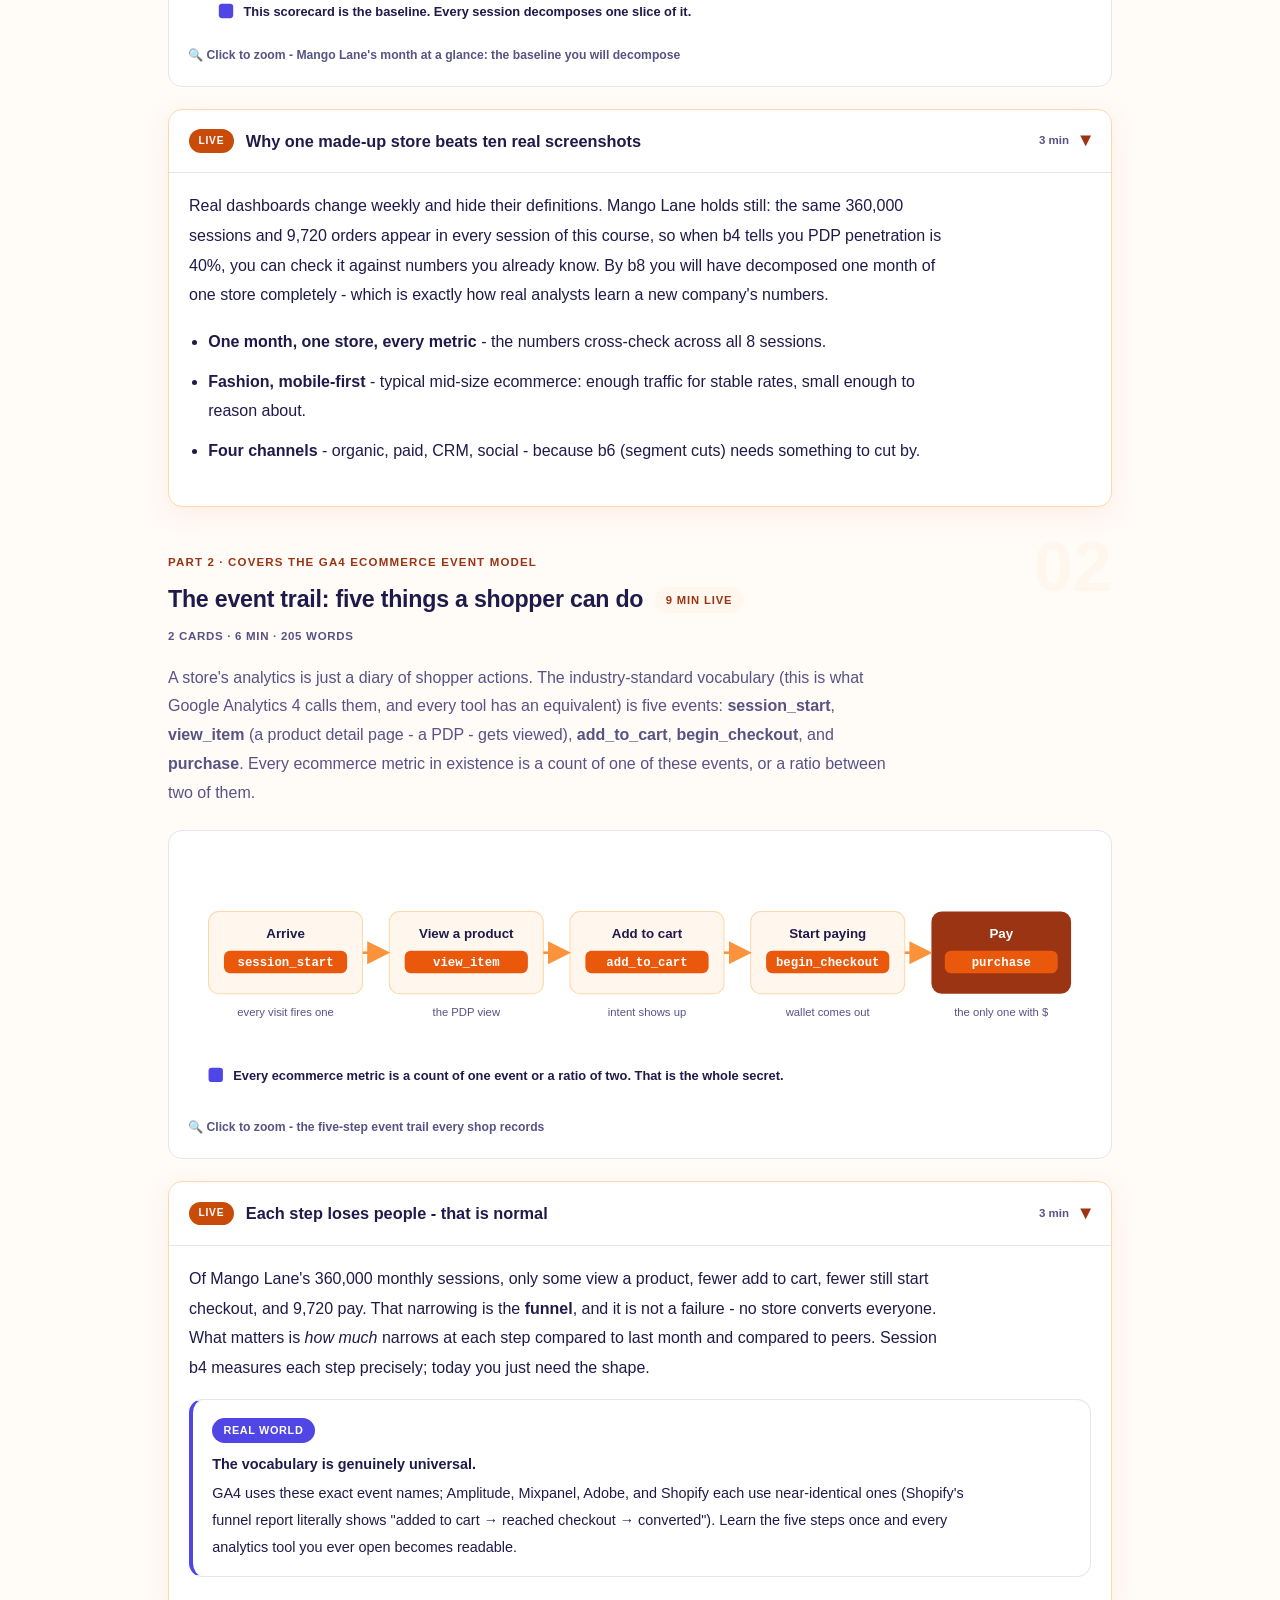
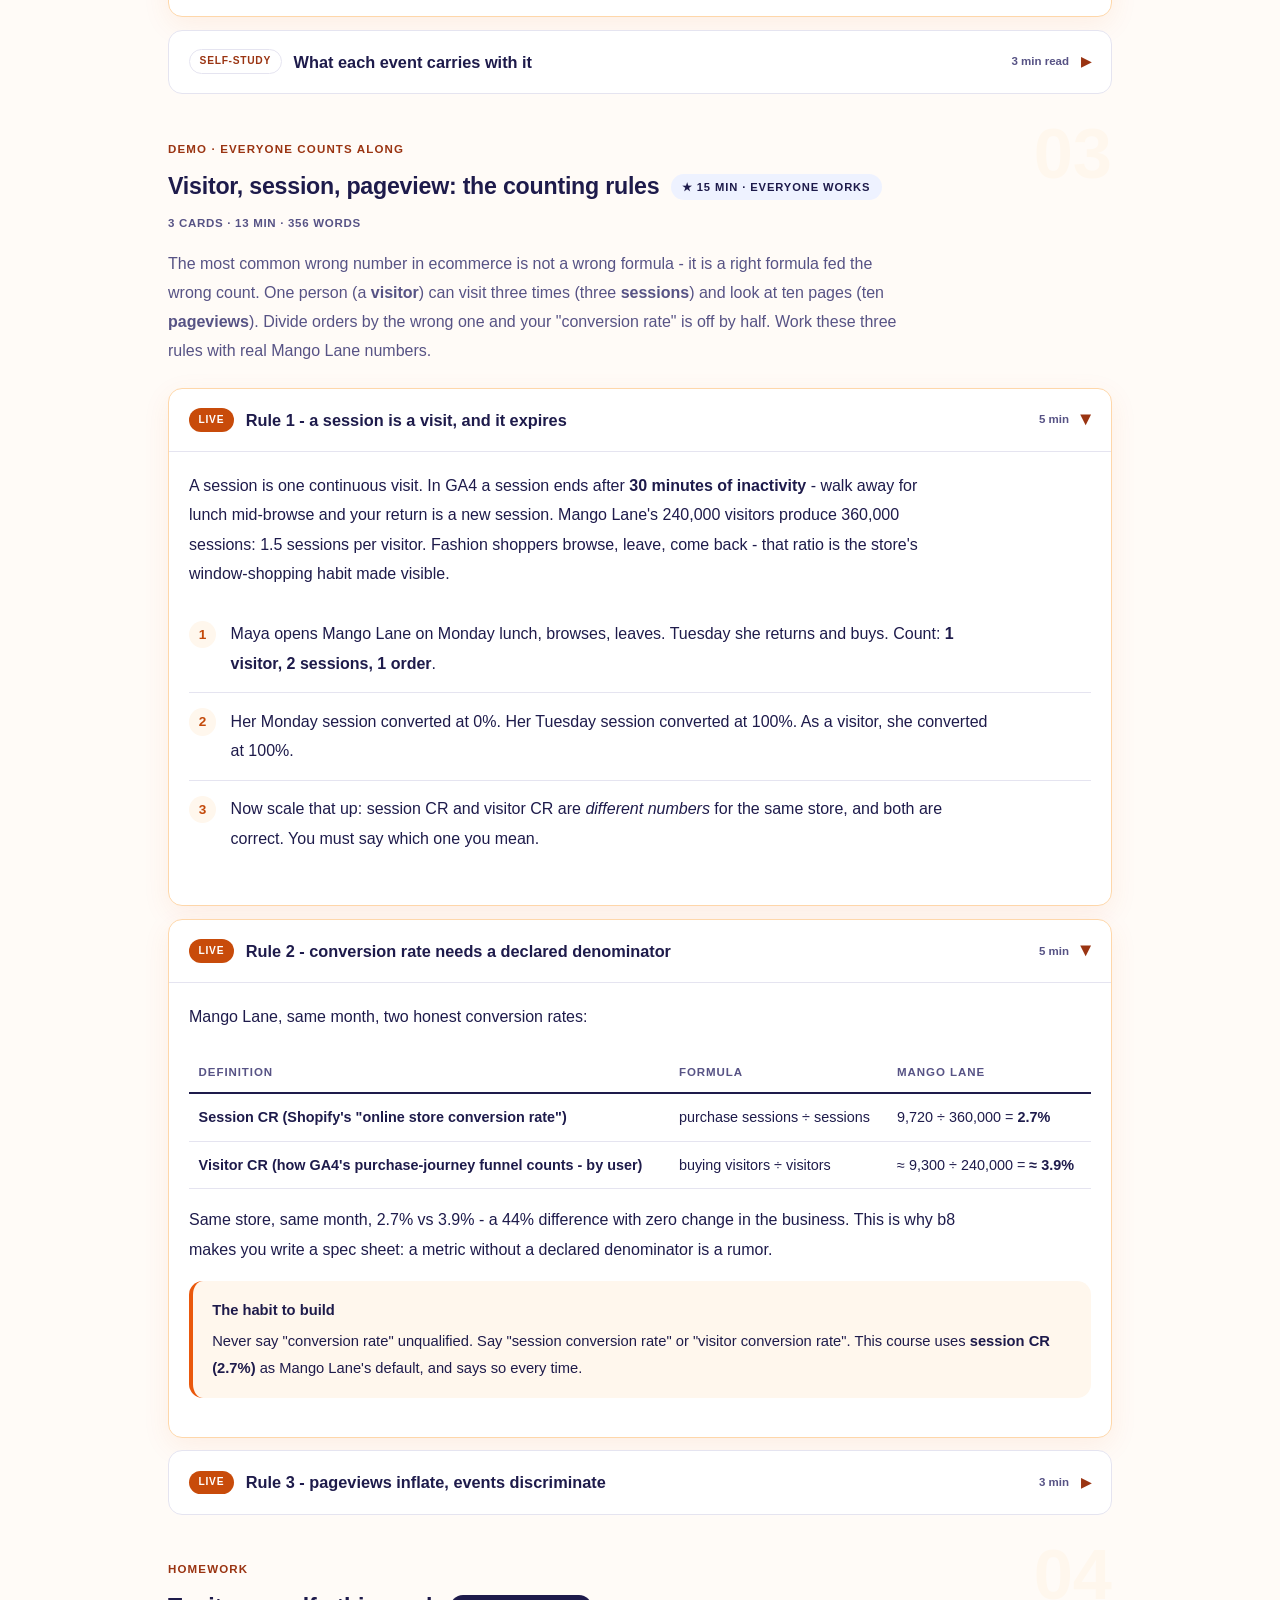
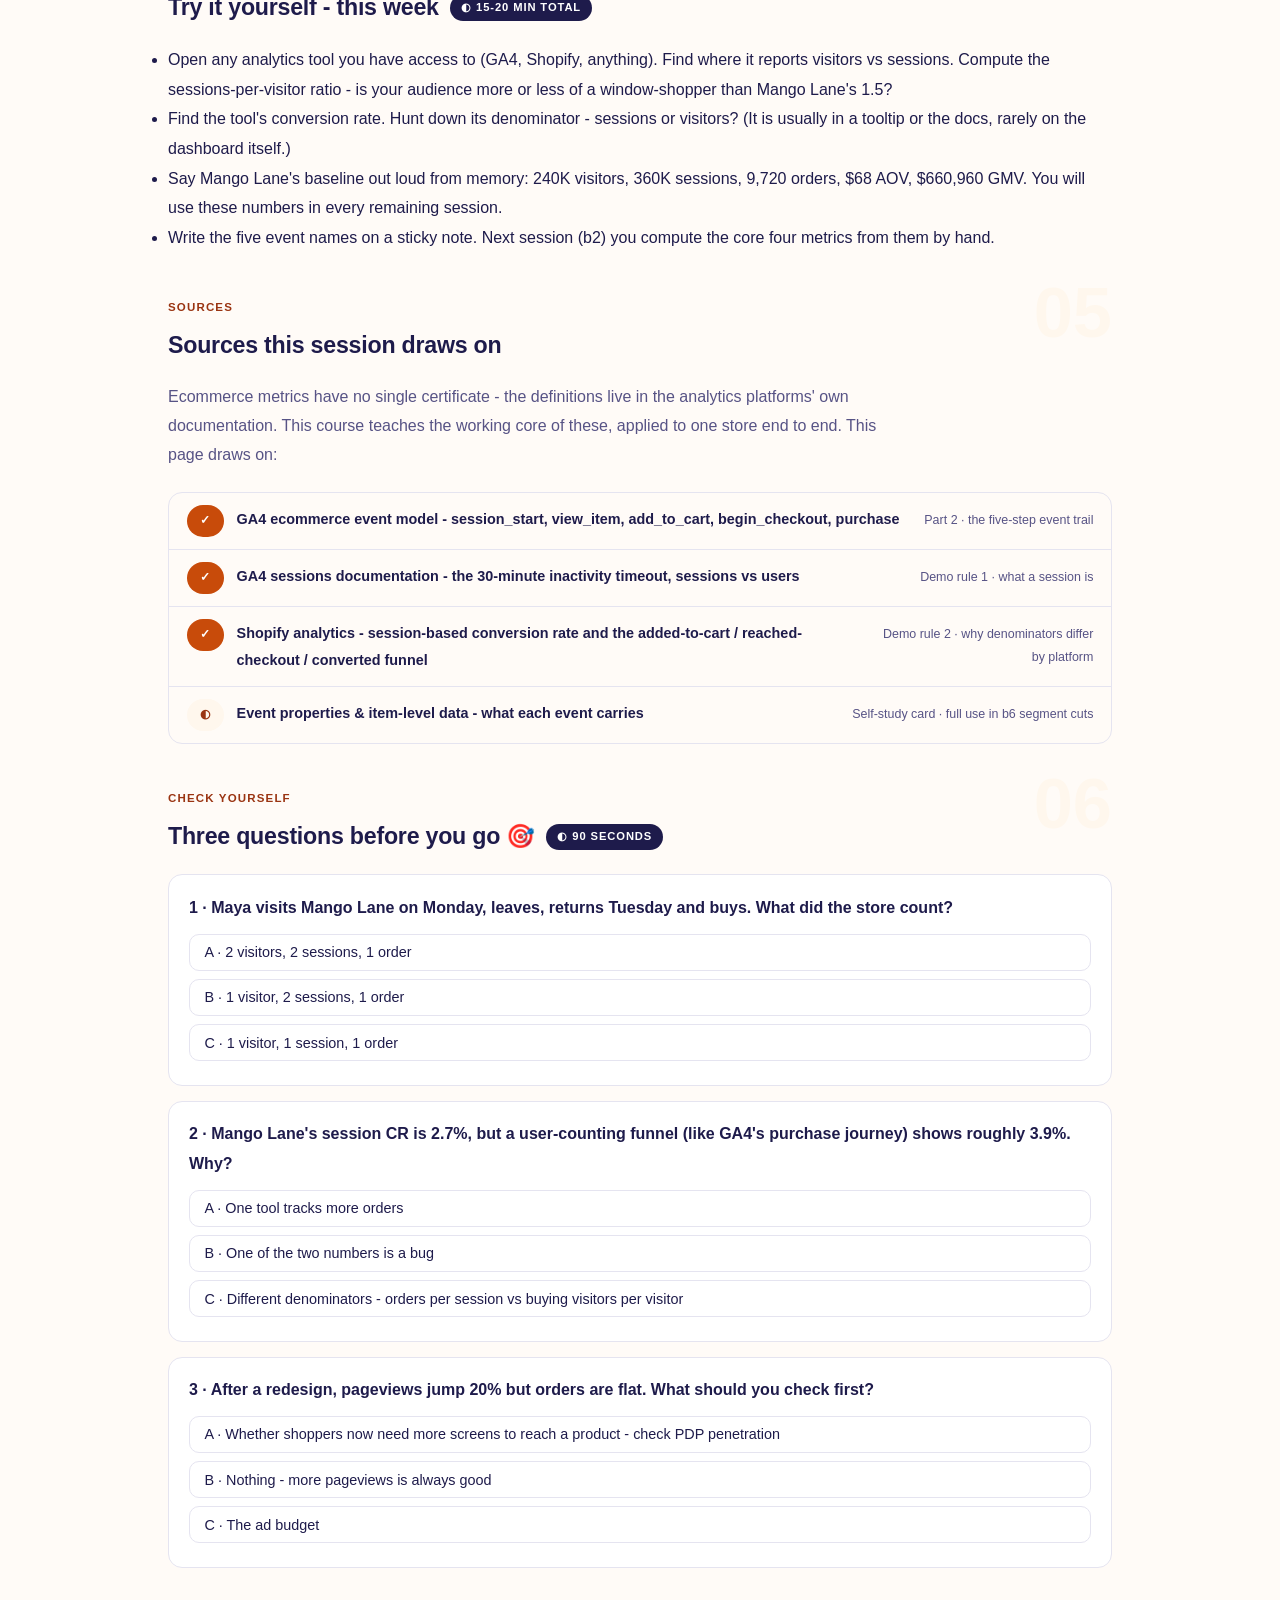
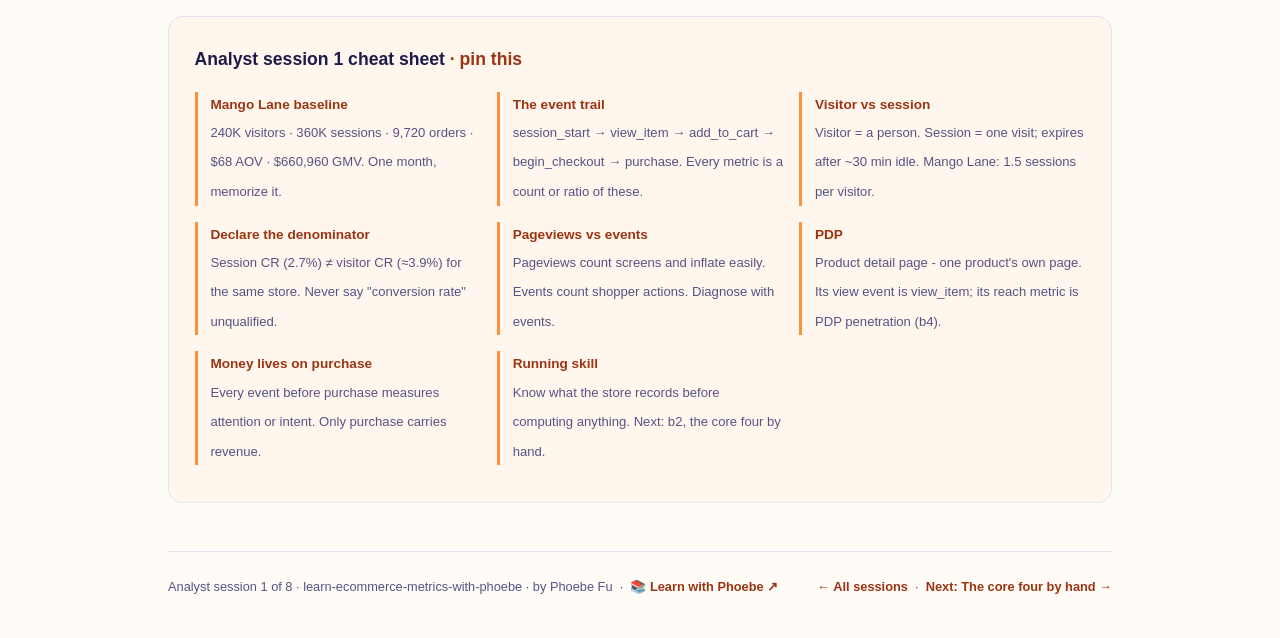
<file: courses/b1-meet-mango-lane.html>
<!DOCTYPE html>
<html lang="en">
<head>
<meta charset="UTF-8">
<meta name="viewport" content="width=device-width, initial-scale=1.0">
<!-- social:start -->
<meta name="description" content="Eight analyst sessions, one store. You meet Mango Lane and its event trail today (b1), compute the core four metrics by hand (b2), build the GMV driver tree in a live simulator (b3)...">
<meta property="og:type" content="article">
<meta property="og:site_name" content="Learn with Phoebe">
<meta property="og:title" content="Meet Mango Lane - learn ecommerce metrics with phoebe">
<meta property="og:description" content="Eight analyst sessions, one store. You meet Mango Lane and its event trail today (b1), compute the core four metrics by hand (b2), build the GMV driver tree in a live simulator (b3)...">
<meta property="og:url" content="https://phoebefu6.github.io/learn-ecommerce-metrics-with-phoebe/courses/b1-meet-mango-lane.html">
<meta property="og:image" content="https://phoebefu6.github.io/learn-ecommerce-metrics-with-phoebe/assets/og-cover.png">
<meta property="og:image:width" content="1200">
<meta property="og:image:height" content="630">
<meta name="twitter:card" content="summary_large_image">
<meta name="twitter:title" content="Meet Mango Lane - learn ecommerce metrics with phoebe">
<meta name="twitter:description" content="Eight analyst sessions, one store. You meet Mango Lane and its event trail today (b1), compute the core four metrics by hand (b2), build the GMV driver tree in a live simulator (b3)...">
<meta name="twitter:image" content="https://phoebefu6.github.io/learn-ecommerce-metrics-with-phoebe/assets/og-cover.png">
<!-- social:end -->
<title>Analyst session 1 · Meet Mango Lane - learn ecommerce metrics with phoebe</title>
<link rel="stylesheet" href="../assets/style.css?v=34">
</head>
<body>

<div class="toolbar">
  <div class="wrap">
    <span class="crumb"><a href="../index.html">learn-ecommerce-metrics-with-phoebe</a> / Analyst session 1 of 8</span>
    <button class="btn" id="toggle-all" type="button">Expand all</button>
    <button class="btn primary" id="zoom-toggle" type="button">Projector zoom: off</button>
  </div>
</div>

<header class="masthead">
  <div class="wrap">
    <div class="eyebrow">Learn Ecommerce Metrics with Phoebe · Analyst track · Session 1 of 8</div>
    <h1>Meet <span class="accent">Mango Lane</span></h1>
    <p class="sub">Every ecommerce number you will ever compute - conversion rate, AOV, PDP penetration, GMV - starts as a shopper doing something in an app: opening it, viewing a product, adding to cart, paying. Before you can measure a store you have to know what it records. Today you meet Mango Lane, the fashion app this whole course runs on, and learn the event trail and the counting rules every later session builds from.</p>
    <div class="chip-row">
      <span class="chip level">🟢 Analyst track</span>
      <span class="chip audience">Analysts · marketers · ops · founders</span>
      <span class="chip audience">No code - counting rules first</span>
      <span class="chip time">Start here</span>
    </div>
    <div class="agenda">
      <span class="a1" style="flex:1">0-3 · Welcome</span>
      <span class="a2" style="flex:4">3-18 · The store &amp; the event trail</span>
      <span class="a3" style="flex:5">18-42 · Counting rules that trip everyone</span>
      <span class="a4" style="flex:1">42-45 · Q&amp;A</span>
    </div>
  </div>
</header>

<main class="wrap">

  <!-- ============ INTRO ============ -->
  <section class="section" id="intro">
    <div class="section-kicker">
      <span class="klabel">Part 0</span>
      <h2>How this track works</h2>
    </div>
    <p class="lede">Eight analyst sessions, one store. You meet Mango Lane and its event trail today (b1), compute the core four metrics by hand (b2), build the GMV driver tree in a live simulator (b3), measure the full funnel including PDP penetration (b4), diagnose a real drop (b5), cut every metric by segment (b6), turn the numbers into a weekly review pack (b7), and finish by writing the metric spec sheet that keeps the whole company honest (b8). The leader track (a1-a6) teaches the same numbers in reading mode - what to ask, not what to compute.</p>
    <div class="legend">
      <span class="pill solid">Live - presented in session</span>
      <span class="pill light">Self-study - read after class</span>
      <span class="pill peach">▶ Live tree - editable &amp; runnable</span>
      <span class="pill inkpill">Sources covered</span>
    </div>
    <div class="callout win">
      <strong>★ What you walk out with today</strong>
      Mango Lane's five-step event trail (session start to purchase), the difference between a visitor, a session, and a pageview - the single most common source of wrong ecommerce numbers - and the store's baseline scorecard you will decompose all course long.
    </div>
  </section>

  <!-- ============ PART 1: THE STORE ============ -->
  <section class="section" id="store">
    <div class="section-kicker">
      <span class="klabel">Part 1 · the running case for all 8 sessions</span>
      <h2>The store: Mango Lane <span class="tag concept">6 min live</span></h2>
    </div>
    <p class="lede">Mango Lane is a mobile-first fashion and lifestyle store: about 3,000 products across womenswear, menswear, accessories, and home. It gets traffic from four places - organic search, paid ads, CRM (email and push), and social. In a typical month, <strong>240,000 people</strong> open the app or site, generating <strong>360,000 sessions</strong>, and <strong>9,720 of those sessions end in an order</strong> averaging <strong>$68</strong>. Every number in this course is one of these, or derived from them.</p>

    <figure class="zoomable">
      <svg viewBox="0 0 880 320" xmlns="http://www.w3.org/2000/svg" role="img" aria-label="Mango Lane baseline scorecard: visitors, sessions, orders, AOV, and GMV">
        <style>
          .mlT { font: 800 15px Inter, sans-serif; fill: #FFFFFF; }
          .mlH { font: 700 13px Inter, sans-serif; fill: #1E1B4B; }
          .mlV { font: 800 17px Inter, sans-serif; fill: #9A3412; }
          .mlC { font: 400 11px Inter, sans-serif; fill: #575385; }
          .mlN { font: 600 12.5px Inter, sans-serif; fill: #1E1B4B; }
          .mlLine { stroke: #FED7AA; stroke-width: 2; fill: none; }
        </style>
        <rect x="20" y="24" width="840" height="54" rx="10" fill="#EA580C"/>
        <text class="mlT" x="440" y="47" text-anchor="middle">Mango Lane · fashion &amp; lifestyle · one typical month</text>
        <text class="mlT" x="440" y="66" text-anchor="middle" style="font-size:12px">4 channels: organic · paid · CRM · social</text>

        <path class="mlLine" d="M110,78 L110,108 M330,78 L330,108 M550,78 L550,108 M770,78 L770,108"/>

        <rect x="30" y="108" width="160" height="74" rx="10" fill="#FFF7ED" stroke="#FED7AA"/>
        <text class="mlH" x="110" y="132" text-anchor="middle">Visitors</text>
        <text class="mlV" x="110" y="156" text-anchor="middle">240,000</text>
        <text class="mlC" x="110" y="172" text-anchor="middle">unique people</text>

        <rect x="250" y="108" width="160" height="74" rx="10" fill="#FFF7ED" stroke="#FED7AA"/>
        <text class="mlH" x="330" y="132" text-anchor="middle">Sessions</text>
        <text class="mlV" x="330" y="156" text-anchor="middle">360,000</text>
        <text class="mlC" x="330" y="172" text-anchor="middle">1.5 visits per person</text>

        <rect x="470" y="108" width="160" height="74" rx="10" fill="#FFF7ED" stroke="#FED7AA"/>
        <text class="mlH" x="550" y="132" text-anchor="middle">Orders</text>
        <text class="mlV" x="550" y="156" text-anchor="middle">9,720</text>
        <text class="mlC" x="550" y="172" text-anchor="middle">2.7% of sessions</text>

        <rect x="690" y="108" width="160" height="74" rx="10" fill="#FFF7ED" stroke="#FED7AA"/>
        <text class="mlH" x="770" y="132" text-anchor="middle">Avg order value</text>
        <text class="mlV" x="770" y="156" text-anchor="middle">$68</text>
        <text class="mlC" x="770" y="172" text-anchor="middle">2 items x $34</text>

        <path class="mlLine" d="M440,182 L440,210"/>
        <rect x="330" y="210" width="220" height="58" rx="10" fill="#9A3412"/>
        <text class="mlT" x="440" y="234" text-anchor="middle">GMV $660,960</text>
        <text class="mlT" x="440" y="253" text-anchor="middle" style="font-size:12px">orders x AOV</text>

        <rect x="30" y="290" width="14" height="14" rx="3" fill="#4F46E5"/>
        <text class="mlN" x="54" y="302">This scorecard is the baseline. Every session decomposes one slice of it.</text>
      </svg>
      <figcaption>🔍 Click to zoom - Mango Lane's month at a glance: the baseline you will decompose</figcaption>
    </figure>

    <details class="card" open>
      <summary><span class="mode live">Live</span>Why one made-up store beats ten real screenshots<span class="mini">3 min</span><span class="caret">▶</span></summary>
      <div class="body">
        <p>Real dashboards change weekly and hide their definitions. Mango Lane holds still: the same 360,000 sessions and 9,720 orders appear in every session of this course, so when b4 tells you PDP penetration is 40%, you can check it against numbers you already know. By b8 you will have decomposed one month of one store completely - which is exactly how real analysts learn a new company's numbers.</p>
        <ul>
          <li><strong>One month, one store, every metric</strong> - the numbers cross-check across all 8 sessions.</li>
          <li><strong>Fashion, mobile-first</strong> - typical mid-size ecommerce: enough traffic for stable rates, small enough to reason about.</li>
          <li><strong>Four channels</strong> - organic, paid, CRM, social - because b6 (segment cuts) needs something to cut by.</li>
        </ul>
      </div>
    </details>
  </section>

  <!-- ============ PART 2: EVENT TRAIL ============ -->
  <section class="section" id="events">
    <div class="section-kicker">
      <span class="klabel">Part 2 · covers the GA4 ecommerce event model</span>
      <h2>The event trail: five things a shopper can do <span class="tag concept">9 min live</span></h2>
    </div>
    <p class="lede">A store's analytics is just a diary of shopper actions. The industry-standard vocabulary (this is what Google Analytics 4 calls them, and every tool has an equivalent) is five events: <strong>session_start</strong>, <strong>view_item</strong> (a product detail page - a PDP - gets viewed), <strong>add_to_cart</strong>, <strong>begin_checkout</strong>, and <strong>purchase</strong>. Every ecommerce metric in existence is a count of one of these events, or a ratio between two of them.</p>

    <figure class="zoomable">
      <svg viewBox="0 0 880 250" xmlns="http://www.w3.org/2000/svg" role="img" aria-label="The five-step ecommerce event trail from session start to purchase">
        <style>
          .etH { font: 700 13px Inter, sans-serif; fill: #1E1B4B; }
          .etE { font: 700 12px 'SF Mono', Menlo, monospace; fill: #FFFFFF; }
          .etC { font: 400 11px Inter, sans-serif; fill: #575385; }
          .etN { font: 600 12.5px Inter, sans-serif; fill: #1E1B4B; }
          .etArr { stroke: #FB923C; stroke-width: 2.5; fill: none; marker-end: url(#etArrHead); }
        </style>
        <defs>
          <marker id="etArrHead" markerWidth="9" markerHeight="9" refX="7" refY="4.5" orient="auto">
            <path d="M0,0 L9,4.5 L0,9 z" fill="#FB923C"/>
          </marker>
        </defs>

        <rect x="20" y="60" width="150" height="80" rx="10" fill="#FFF7ED" stroke="#FED7AA"/>
        <text class="etH" x="95" y="86" text-anchor="middle">Arrive</text>
        <rect x="35" y="98" width="120" height="22" rx="6" fill="#EA580C"/>
        <text class="etE" x="95" y="113" text-anchor="middle">session_start</text>

        <rect x="196" y="60" width="150" height="80" rx="10" fill="#FFF7ED" stroke="#FED7AA"/>
        <text class="etH" x="271" y="86" text-anchor="middle">View a product</text>
        <rect x="211" y="98" width="120" height="22" rx="6" fill="#EA580C"/>
        <text class="etE" x="271" y="113" text-anchor="middle">view_item</text>

        <rect x="372" y="60" width="150" height="80" rx="10" fill="#FFF7ED" stroke="#FED7AA"/>
        <text class="etH" x="447" y="86" text-anchor="middle">Add to cart</text>
        <rect x="387" y="98" width="120" height="22" rx="6" fill="#EA580C"/>
        <text class="etE" x="447" y="113" text-anchor="middle">add_to_cart</text>

        <rect x="548" y="60" width="150" height="80" rx="10" fill="#FFF7ED" stroke="#FED7AA"/>
        <text class="etH" x="623" y="86" text-anchor="middle">Start paying</text>
        <rect x="563" y="98" width="120" height="22" rx="6" fill="#EA580C"/>
        <text class="etE" x="623" y="113" text-anchor="middle">begin_checkout</text>

        <rect x="724" y="60" width="136" height="80" rx="10" fill="#9A3412"/>
        <text class="etH" x="792" y="86" text-anchor="middle" style="fill:#FFFFFF">Pay</text>
        <rect x="737" y="98" width="110" height="22" rx="6" fill="#EA580C"/>
        <text class="etE" x="792" y="113" text-anchor="middle">purchase</text>

        <path class="etArr" d="M170,100 L192,100"/>
        <path class="etArr" d="M346,100 L368,100"/>
        <path class="etArr" d="M522,100 L544,100"/>
        <path class="etArr" d="M698,100 L720,100"/>

        <text class="etC" x="95" y="162" text-anchor="middle">every visit fires one</text>
        <text class="etC" x="271" y="162" text-anchor="middle">the PDP view</text>
        <text class="etC" x="447" y="162" text-anchor="middle">intent shows up</text>
        <text class="etC" x="623" y="162" text-anchor="middle">wallet comes out</text>
        <text class="etC" x="792" y="162" text-anchor="middle">the only one with $</text>

        <rect x="20" y="212" width="14" height="14" rx="3" fill="#4F46E5"/>
        <text class="etN" x="44" y="224">Every ecommerce metric is a count of one event or a ratio of two. That is the whole secret.</text>
      </svg>
      <figcaption>🔍 Click to zoom - the five-step event trail every shop records</figcaption>
    </figure>

    <details class="card" open>
      <summary><span class="mode live">Live</span>Each step loses people - that is normal<span class="mini">3 min</span><span class="caret">▶</span></summary>
      <div class="body">
        <p>Of Mango Lane's 360,000 monthly sessions, only some view a product, fewer add to cart, fewer still start checkout, and 9,720 pay. That narrowing is the <strong>funnel</strong>, and it is not a failure - no store converts everyone. What matters is <em>how much</em> narrows at each step compared to last month and compared to peers. Session b4 measures each step precisely; today you just need the shape.</p>
        <div class="callout example">
          <span class="ex-pill">Real world</span>
          <p><strong>The vocabulary is genuinely universal.</strong> GA4 uses these exact event names; Amplitude, Mixpanel, Adobe, and Shopify each use near-identical ones (Shopify's funnel report literally shows "added to cart → reached checkout → converted"). Learn the five steps once and every analytics tool you ever open becomes readable.</p>
        </div>
      </div>
    </details>

    <details class="card">
      <summary><span class="mode self">Self-study</span>What each event carries with it<span class="mini">3 min read</span><span class="caret">▶</span></summary>
      <div class="body">
        <p>Events are not bare ticks - each carries properties. A <code>view_item</code> knows which product; an <code>add_to_cart</code> knows the quantity and price; a <code>purchase</code> carries the order id, every line item, and the total. Two consequences worth remembering:</p>
        <ul>
          <li><strong>Metrics can be sliced by any property</strong> - CR by channel, AOV by category - which is all "segmentation" (b6) means.</li>
          <li><strong>Money lives only on purchase.</strong> Everything before it measures attention and intent; only the purchase event measures revenue. When a report mixes the two, ask which event each number came from.</li>
        </ul>
      </div>
    </details>
  </section>

  <!-- ============ PART 3 / DEMO: COUNTING RULES ============ -->
  <section class="section" id="counting">
    <div class="section-kicker">
      <span class="klabel">Demo · everyone counts along</span>
      <h2>Visitor, session, pageview: the counting rules <span class="tag demo">★ 15 min · everyone works</span></h2>
    </div>
    <p class="lede">The most common wrong number in ecommerce is not a wrong formula - it is a right formula fed the wrong count. One person (a <strong>visitor</strong>) can visit three times (three <strong>sessions</strong>) and look at ten pages (ten <strong>pageviews</strong>). Divide orders by the wrong one and your "conversion rate" is off by half. Work these three rules with real Mango Lane numbers.</p>

    <details class="card" open>
      <summary><span class="mode live">Live</span>Rule 1 - a session is a visit, and it expires<span class="mini">5 min</span><span class="caret">▶</span></summary>
      <div class="body">
        <p>A session is one continuous visit. In GA4 a session ends after <strong>30 minutes of inactivity</strong> - walk away for lunch mid-browse and your return is a new session. Mango Lane's 240,000 visitors produce 360,000 sessions: 1.5 sessions per visitor. Fashion shoppers browse, leave, come back - that ratio is the store's window-shopping habit made visible.</p>
        <div class="steps">
          <div class="step"><p>Maya opens Mango Lane on Monday lunch, browses, leaves. Tuesday she returns and buys. Count: <strong>1 visitor, 2 sessions, 1 order</strong>.</p></div>
          <div class="step"><p>Her Monday session converted at 0%. Her Tuesday session converted at 100%. As a visitor, she converted at 100%.</p></div>
          <div class="step"><p>Now scale that up: session CR and visitor CR are <em>different numbers</em> for the same store, and both are correct. You must say which one you mean.</p></div>
        </div>
      </div>
    </details>

    <details class="card" open>
      <summary><span class="mode live">Live</span>Rule 2 - conversion rate needs a declared denominator<span class="mini">5 min</span><span class="caret">▶</span></summary>
      <div class="body">
        <p>Mango Lane, same month, two honest conversion rates:</p>
        <table class="clean">
          <thead><tr><th>Definition</th><th>Formula</th><th>Mango Lane</th></tr></thead>
          <tbody>
            <tr><td><strong>Session CR</strong> (Shopify's "online store conversion rate")</td><td>purchase sessions ÷ sessions</td><td>9,720 ÷ 360,000 = <strong>2.7%</strong></td></tr>
            <tr><td><strong>Visitor CR</strong> (how GA4's purchase-journey funnel counts - by user)</td><td>buying visitors ÷ visitors</td><td>≈ 9,300 ÷ 240,000 = <strong>≈ 3.9%</strong></td></tr>
          </tbody>
        </table>
        <p>Same store, same month, 2.7% vs 3.9% - a 44% difference with zero change in the business. This is why b8 makes you write a spec sheet: a metric without a declared denominator is a rumor.</p>
        <div class="callout tip">
          <strong>The habit to build</strong>
          Never say "conversion rate" unqualified. Say "session conversion rate" or "visitor conversion rate". This course uses <strong>session CR (2.7%)</strong> as Mango Lane's default, and says so every time.
        </div>
      </div>
    </details>

    <details class="card">
      <summary><span class="mode live">Live</span>Rule 3 - pageviews inflate, events discriminate<span class="mini">3 min</span><span class="caret">▶</span></summary>
      <div class="body">
        <p>Pageviews count every screen load - home, listing, PDP, cart, all mashed together. They are fine for "is the site up and busy" and nearly useless for diagnosis. The event trail is sharper: <code>view_item</code> counts only PDP views, which is why b4's <strong>PDP penetration</strong> (sessions that viewed at least one product ÷ all sessions - 40% at Mango Lane) tells you something pageviews never can: whether shoppers are actually reaching products or bouncing around navigation.</p>
        <div class="callout example">
          <span class="ex-pill">Real world</span>
          <p><strong>The classic trap:</strong> a redesign ships, pageviews jump 20%, the team celebrates. Then someone checks: shoppers now need three screens to reach a product instead of two. Pageviews rose <em>because the journey got worse</em>. PDP penetration - flat. Orders - flat. Count events, not screens.</p>
        </div>
      </div>
    </details>
  </section>

  <!-- ============ HOMEWORK ============ -->
  <section class="section" id="exercise">
    <div class="section-kicker">
      <span class="klabel">Homework</span>
      <h2>Try it yourself - this week <span class="tag exercise">◐ 15-20 min total</span></h2>
    </div>
    <ul>
      <li>Open any analytics tool you have access to (GA4, Shopify, anything). Find where it reports visitors vs sessions. Compute the sessions-per-visitor ratio - is your audience more or less of a window-shopper than Mango Lane's 1.5?</li>
      <li>Find the tool's conversion rate. Hunt down its denominator - sessions or visitors? (It is usually in a tooltip or the docs, rarely on the dashboard itself.)</li>
      <li>Say Mango Lane's baseline out loud from memory: 240K visitors, 360K sessions, 9,720 orders, $68 AOV, $660,960 GMV. You will use these numbers in every remaining session.</li>
      <li>Write the five event names on a sticky note. Next session (b2) you compute the core four metrics from them by hand.</li>
    </ul>
  </section>

  <!-- ============ SOURCES ============ -->
  <section class="section" id="official">
    <div class="section-kicker">
      <span class="klabel">Sources</span>
      <h2>Sources this session draws on</h2>
    </div>
    <p class="lede">Ecommerce metrics have no single certificate - the definitions live in the analytics platforms' own documentation. This course teaches the working core of these, applied to one store end to end. This page draws on:</p>
    <div class="covered">
      <div class="covered-row"><span class="status pill solid">✓</span><span class="name">GA4 ecommerce event model - session_start, view_item, add_to_cart, begin_checkout, purchase</span><span class="note">Part 2 · the five-step event trail</span></div>
      <div class="covered-row"><span class="status pill solid">✓</span><span class="name">GA4 sessions documentation - the 30-minute inactivity timeout, sessions vs users</span><span class="note">Demo rule 1 · what a session is</span></div>
      <div class="covered-row"><span class="status pill solid">✓</span><span class="name">Shopify analytics - session-based conversion rate and the added-to-cart / reached-checkout / converted funnel</span><span class="note">Demo rule 2 · why denominators differ by platform</span></div>
      <div class="covered-row"><span class="status pill light">◐</span><span class="name">Event properties &amp; item-level data - what each event carries</span><span class="note">Self-study card · full use in b6 segment cuts</span></div>
    </div>
  </section>

  <!-- ============ QUIZ ============ -->
  <section class="section" id="quiz">
    <div class="section-kicker">
      <span class="klabel">Check yourself</span>
      <h2>Three questions before you go 🎯 <span class="tag exercise">◐ 90 seconds</span></h2>
    </div>
    <div class="quiz-q" data-answer="1">
      <p class="qtext">1 · Maya visits Mango Lane on Monday, leaves, returns Tuesday and buys. What did the store count?</p>
      <button class="qopt" type="button">A · 2 visitors, 2 sessions, 1 order</button>
      <button class="qopt" type="button">B · 1 visitor, 2 sessions, 1 order</button>
      <button class="qopt" type="button">C · 1 visitor, 1 session, 1 order</button>
      <p class="qwhy">One person = one visitor, however often she returns. Each separate visit is its own session (they expire after ~30 min of inactivity). This is why session CR and visitor CR are different numbers.</p>
    </div>
    <div class="quiz-q" data-answer="2">
      <p class="qtext">2 · Mango Lane's session CR is 2.7%, but a user-counting funnel (like GA4's purchase journey) shows roughly 3.9%. Why?</p>
      <button class="qopt" type="button">A · One tool tracks more orders</button>
      <button class="qopt" type="button">B · One of the two numbers is a bug</button>
      <button class="qopt" type="button">C · Different denominators - orders per session vs buying visitors per visitor</button>
      <p class="qwhy">Both are correct. 9,720 orders ÷ 360,000 sessions = 2.7%; ~9,300 buying visitors ÷ 240,000 visitors ≈ 3.9%. A conversion rate without a declared denominator is a rumor.</p>
    </div>
    <div class="quiz-q" data-answer="0">
      <p class="qtext">3 · After a redesign, pageviews jump 20% but orders are flat. What should you check first?</p>
      <button class="qopt" type="button">A · Whether shoppers now need more screens to reach a product - check PDP penetration</button>
      <button class="qopt" type="button">B · Nothing - more pageviews is always good</button>
      <button class="qopt" type="button">C · The ad budget</button>
      <p class="qwhy">Pageviews count screen loads, not progress. If the journey got longer, pageviews rise while the funnel is unchanged or worse. PDP penetration (sessions reaching a product page) tells you whether attention is reaching products.</p>
    </div>
    <p class="quiz-score"></p>
  </section>

  <!-- ============ CHEAT SHEET ============ -->
  <section class="cheat" id="cheatsheet">
    <h3>Analyst session 1 cheat sheet <span>· pin this</span></h3>
    <div class="grid-2">
      <div class="cheat-item"><b>Mango Lane baseline</b><span>240K visitors · 360K sessions · 9,720 orders · $68 AOV · $660,960 GMV. One month, memorize it.</span></div>
      <div class="cheat-item"><b>The event trail</b><span>session_start → view_item → add_to_cart → begin_checkout → purchase. Every metric is a count or ratio of these.</span></div>
      <div class="cheat-item"><b>Visitor vs session</b><span>Visitor = a person. Session = one visit; expires after ~30 min idle. Mango Lane: 1.5 sessions per visitor.</span></div>
      <div class="cheat-item"><b>Declare the denominator</b><span>Session CR (2.7%) ≠ visitor CR (≈3.9%) for the same store. Never say "conversion rate" unqualified.</span></div>
      <div class="cheat-item"><b>Pageviews vs events</b><span>Pageviews count screens and inflate easily. Events count shopper actions. Diagnose with events.</span></div>
      <div class="cheat-item"><b>PDP</b><span>Product detail page - one product's own page. Its view event is view_item; its reach metric is PDP penetration (b4).</span></div>
      <div class="cheat-item"><b>Money lives on purchase</b><span>Every event before purchase measures attention or intent. Only purchase carries revenue.</span></div>
      <div class="cheat-item"><b>Running skill</b><span>Know what the store records before computing anything. Next: b2, the core four by hand.</span></div>
    </div>
  </section>

  <footer class="pagefoot">
    <span>Analyst session 1 of 8 · learn-ecommerce-metrics-with-phoebe · by Phoebe Fu &nbsp;·&nbsp; 📚 <a href="https://phoebefu6.github.io/learn-with-phoebe/">Learn with Phoebe ↗</a></span>
    <span><a href="../index.html">← All sessions</a> &nbsp;·&nbsp; <a href="b2-core-four-by-hand.html">Next: The core four by hand →</a></span>
  </footer>

</main>

<script src="../assets/tree-live.js?v=6"></script>
<script src="../assets/app.js?v=32"></script>
</body>
</html>
</file>
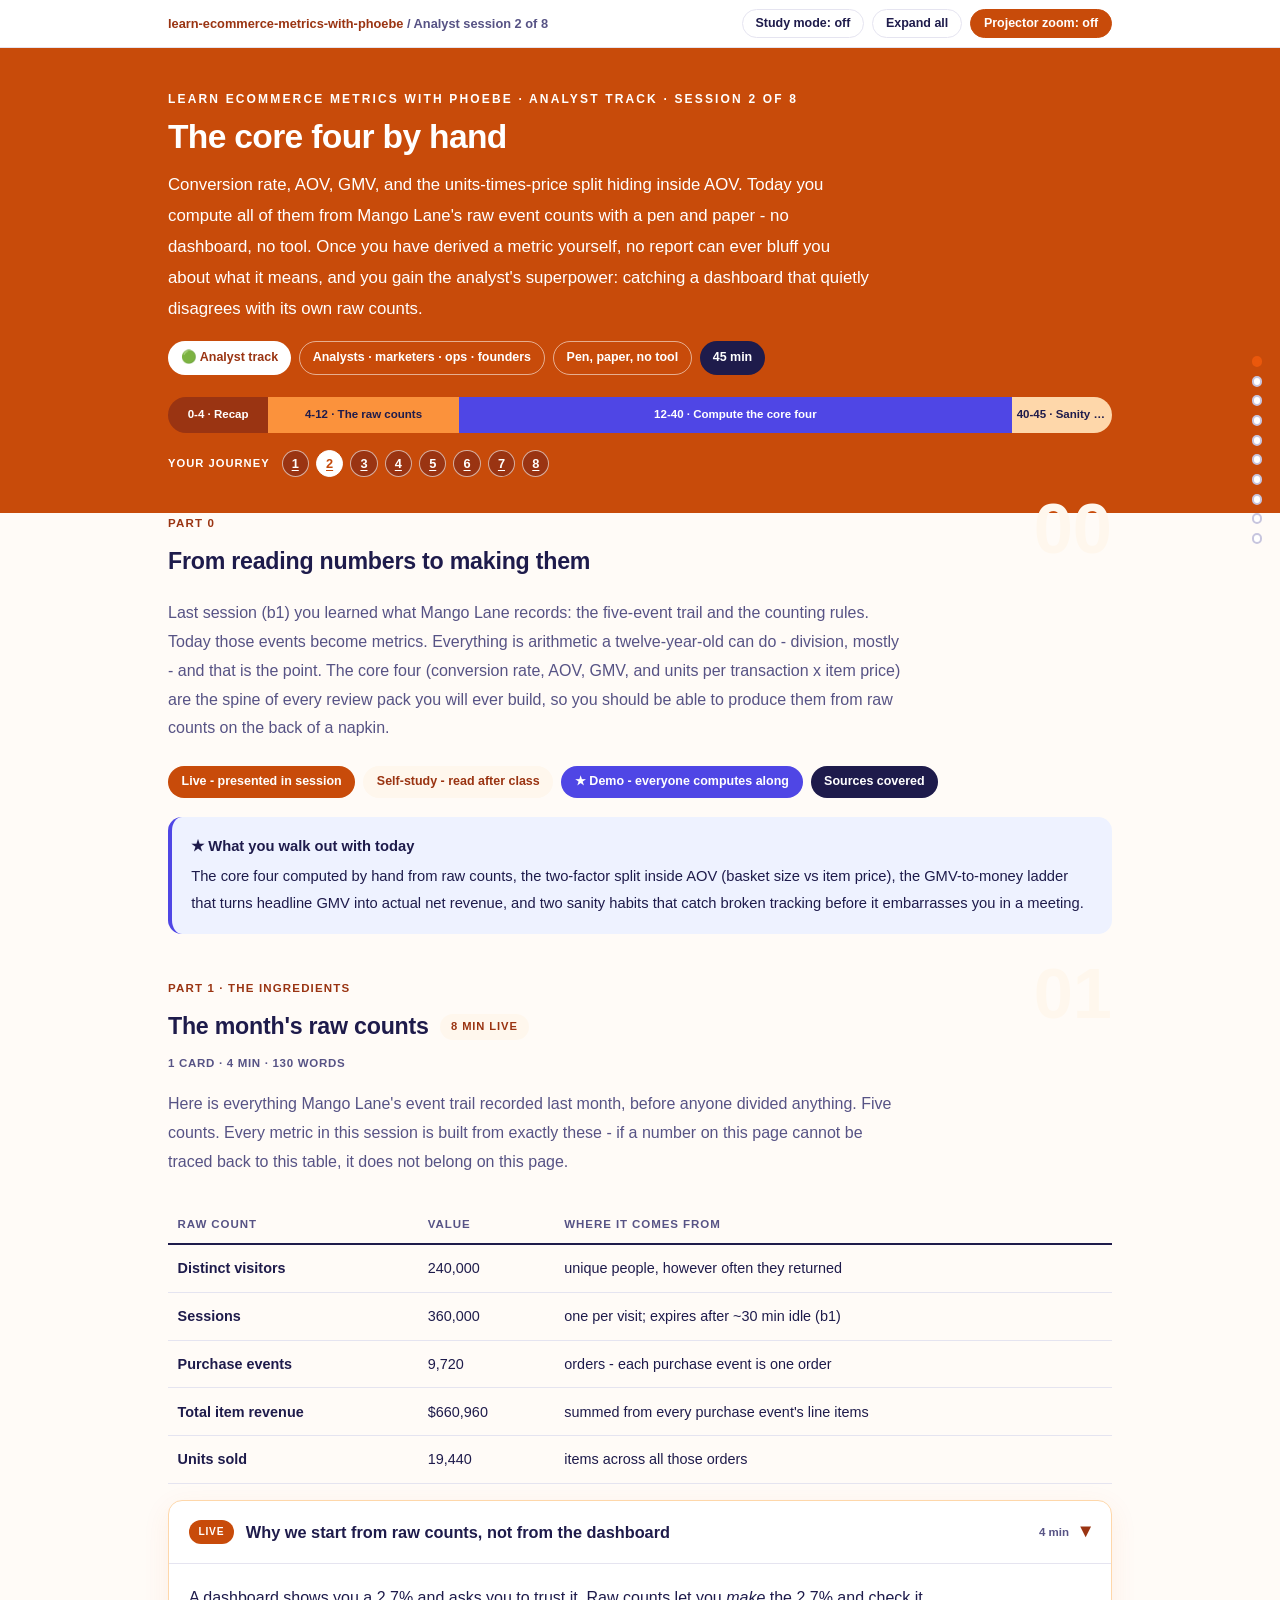
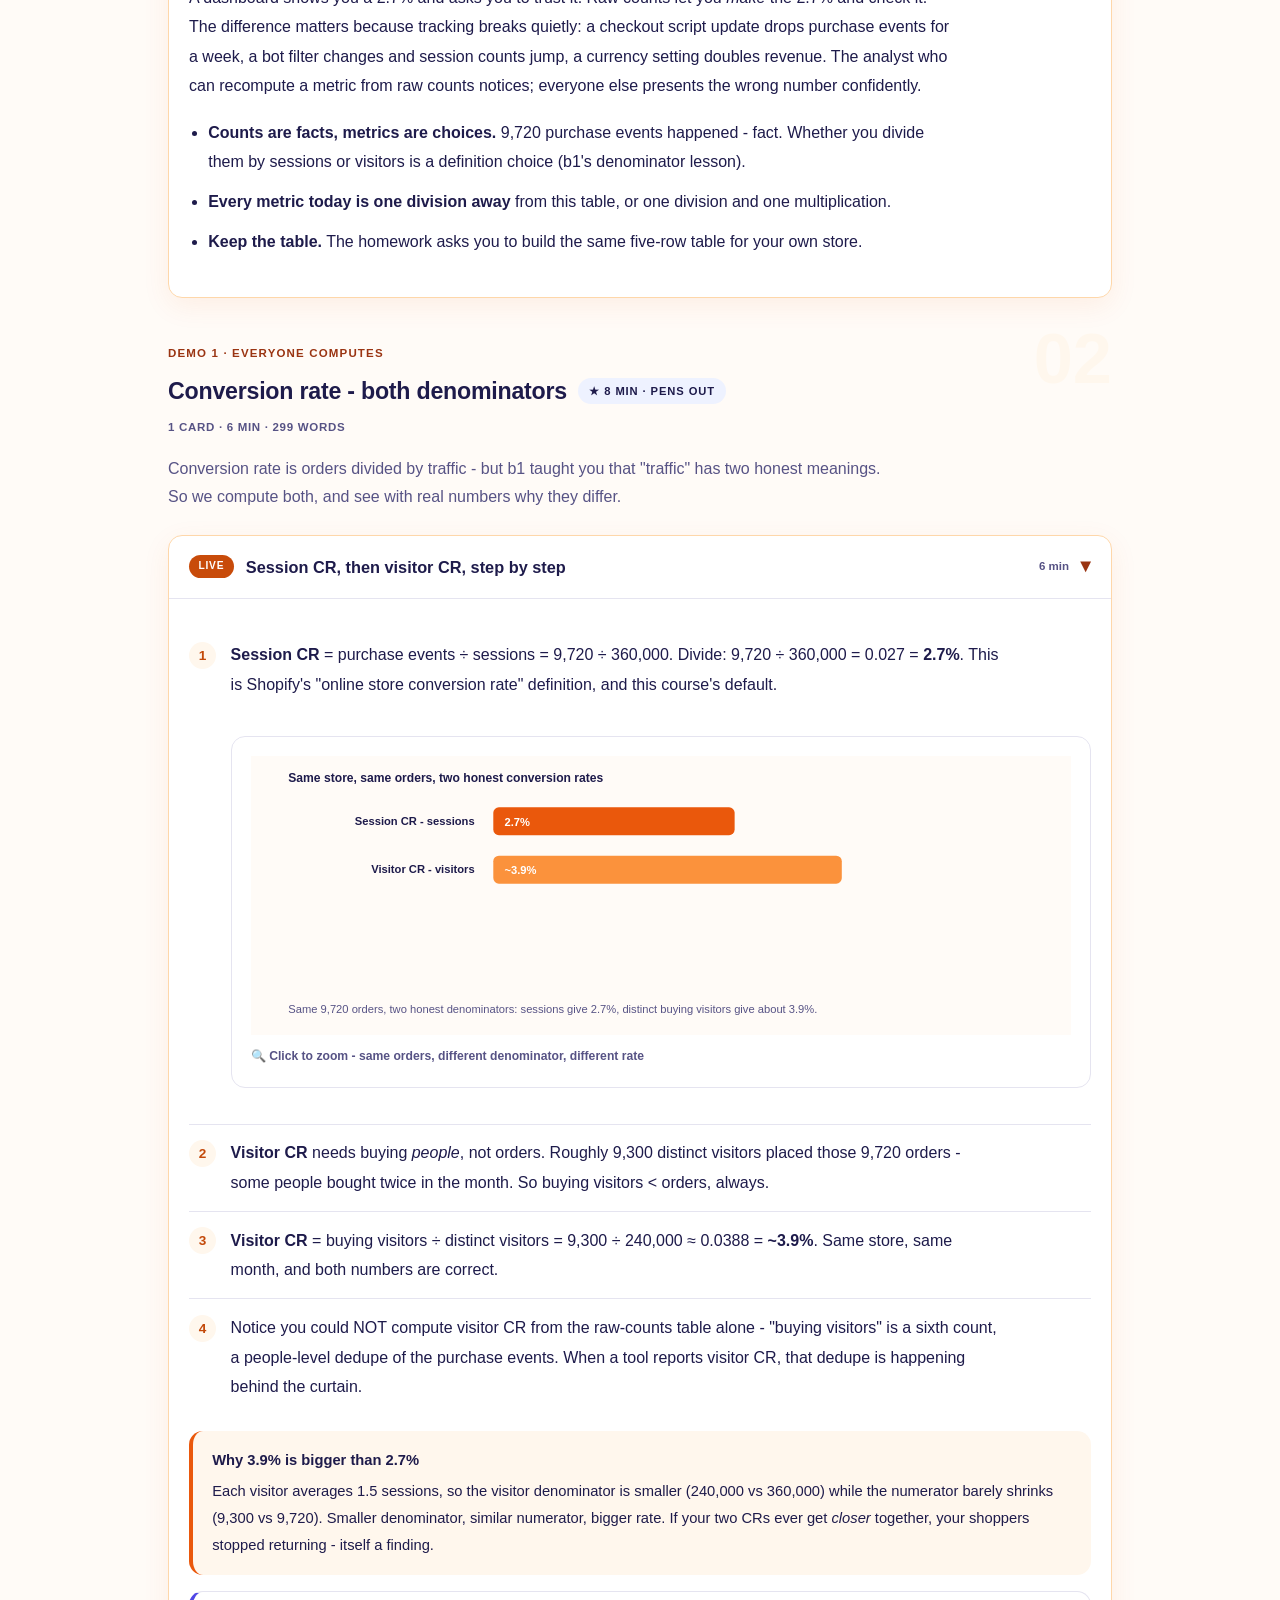
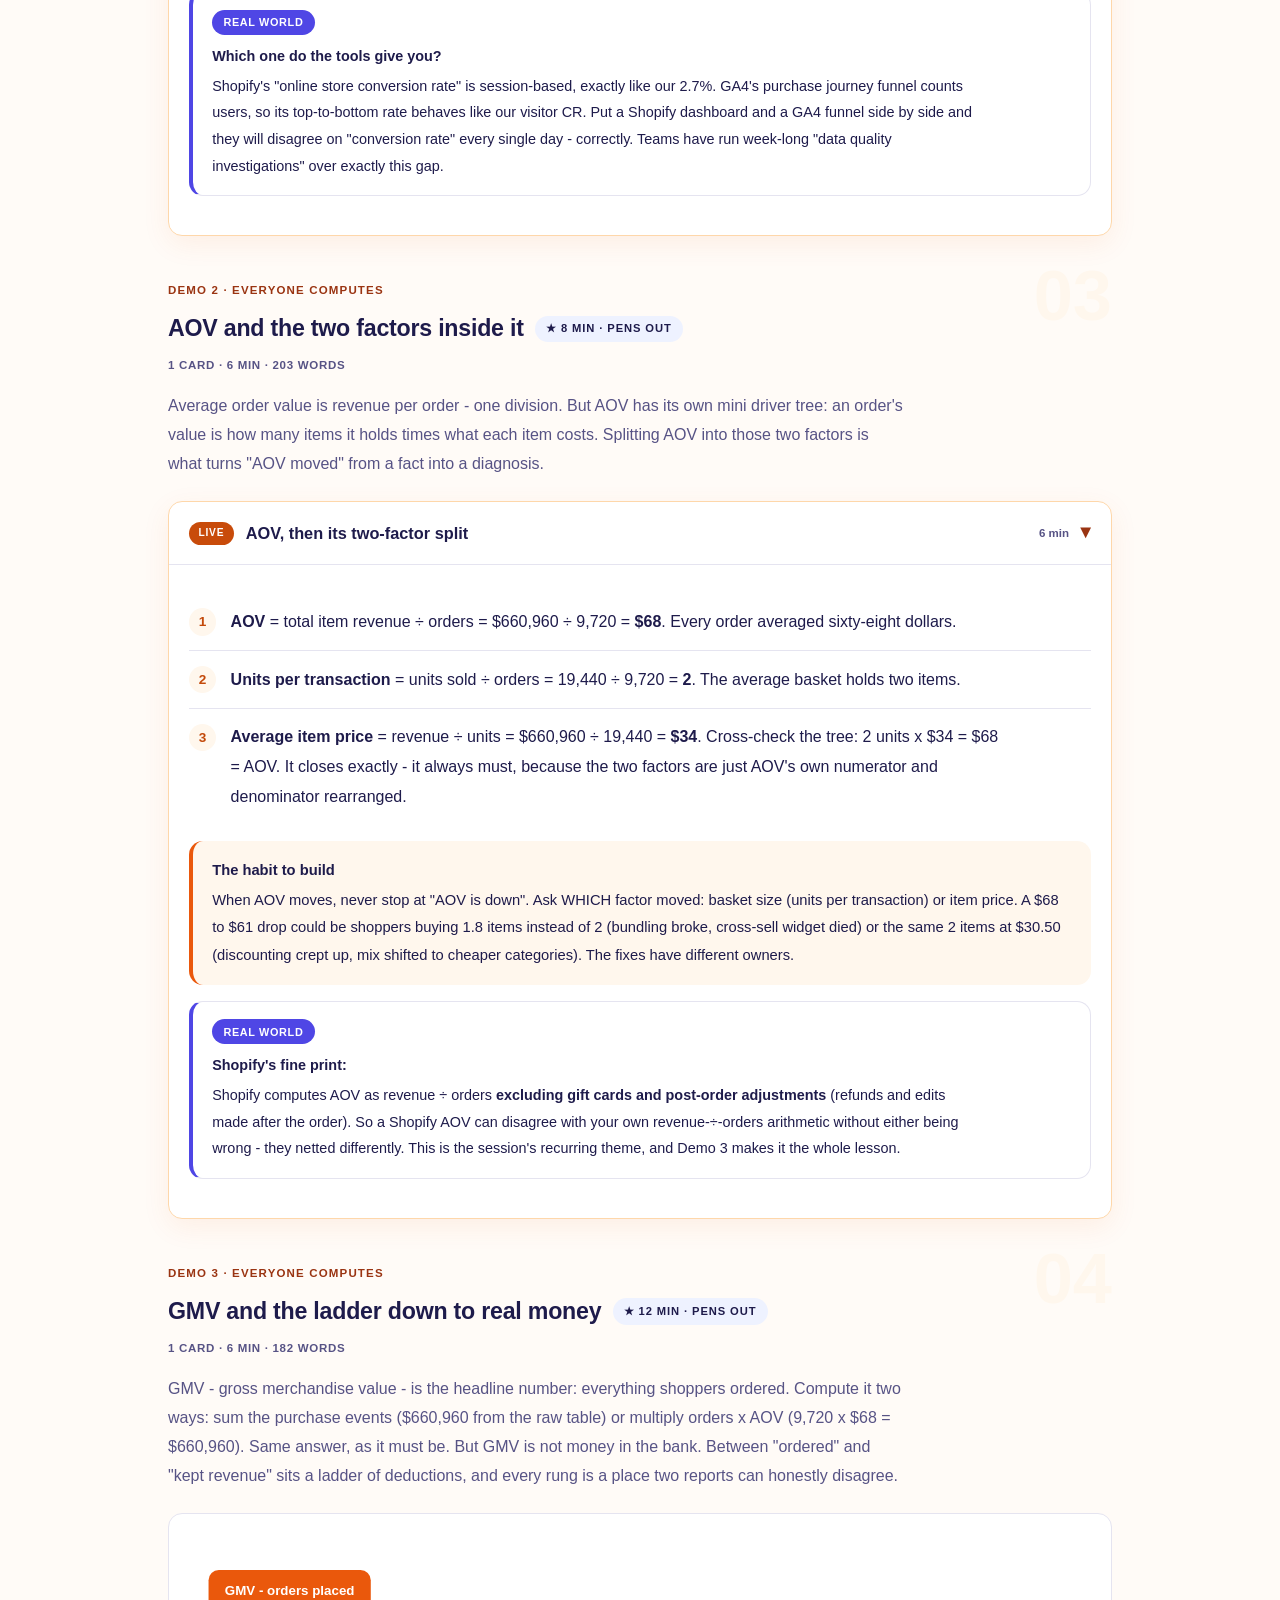
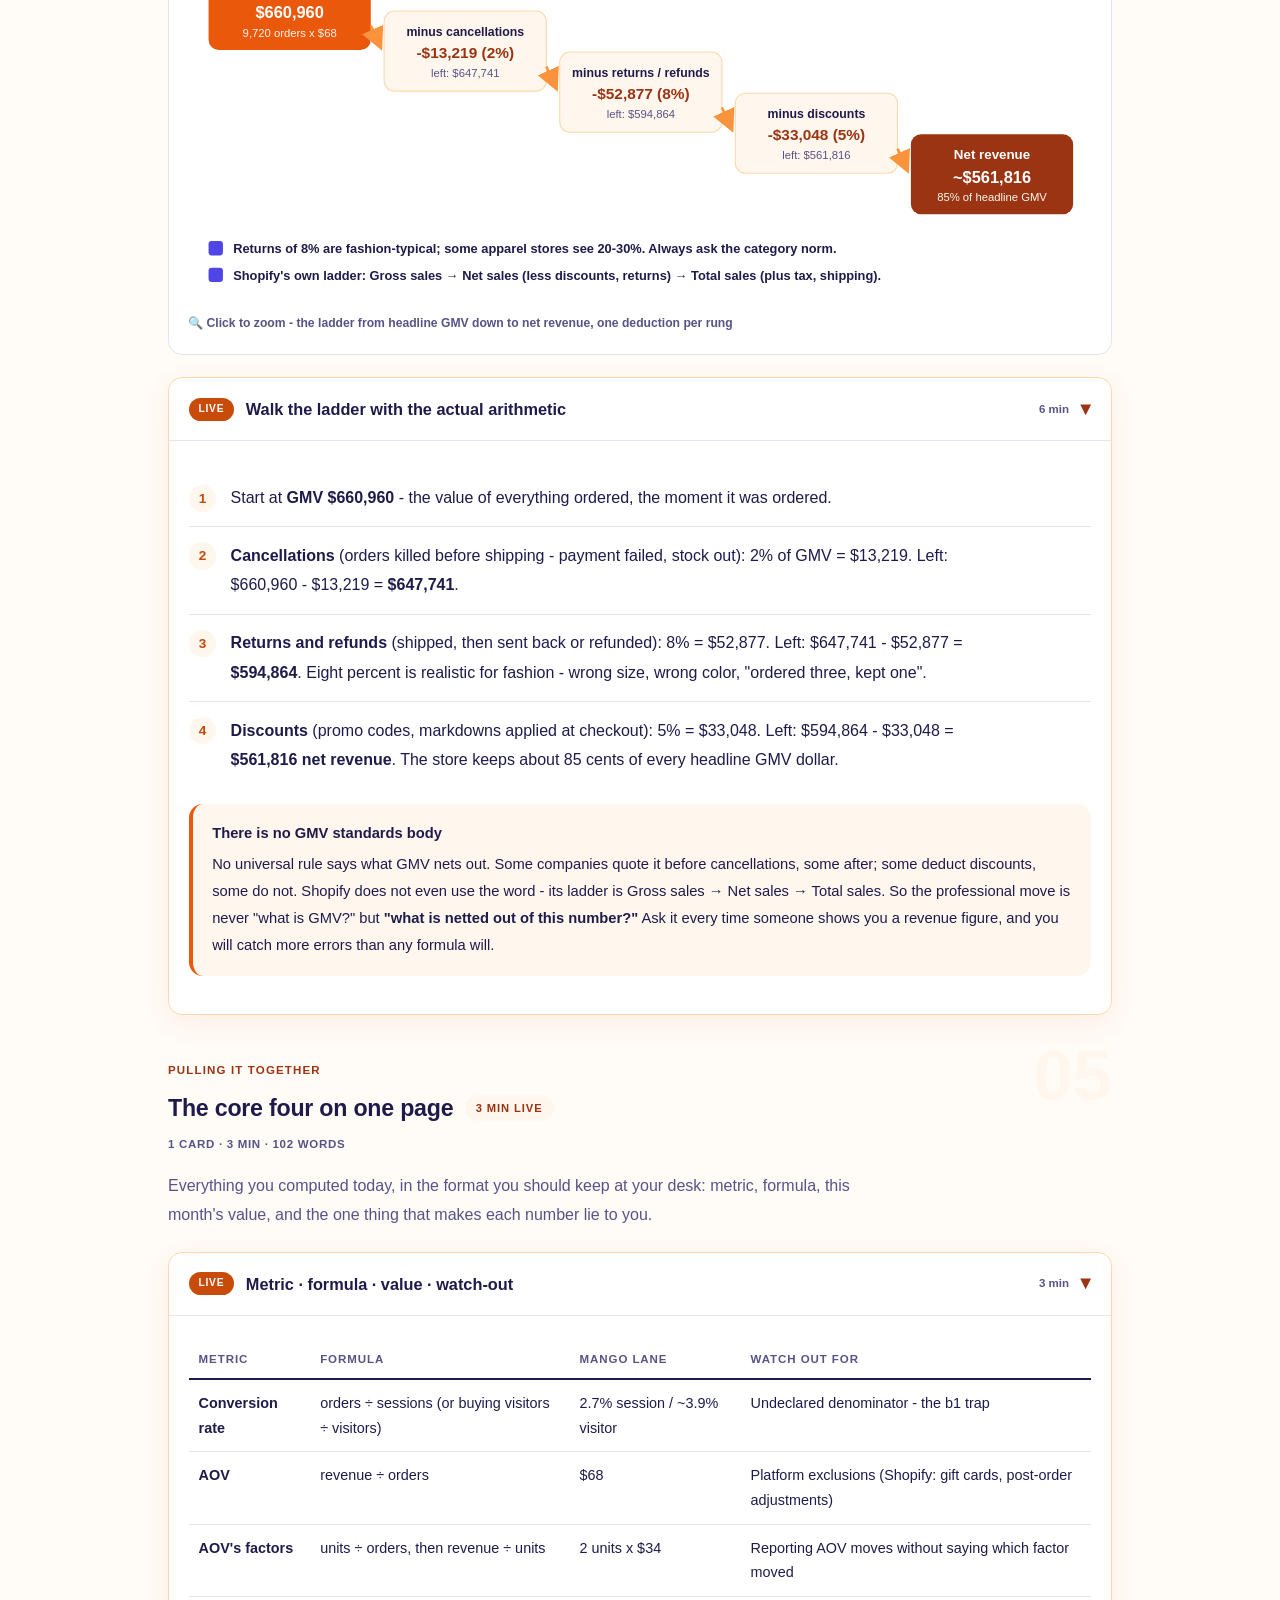
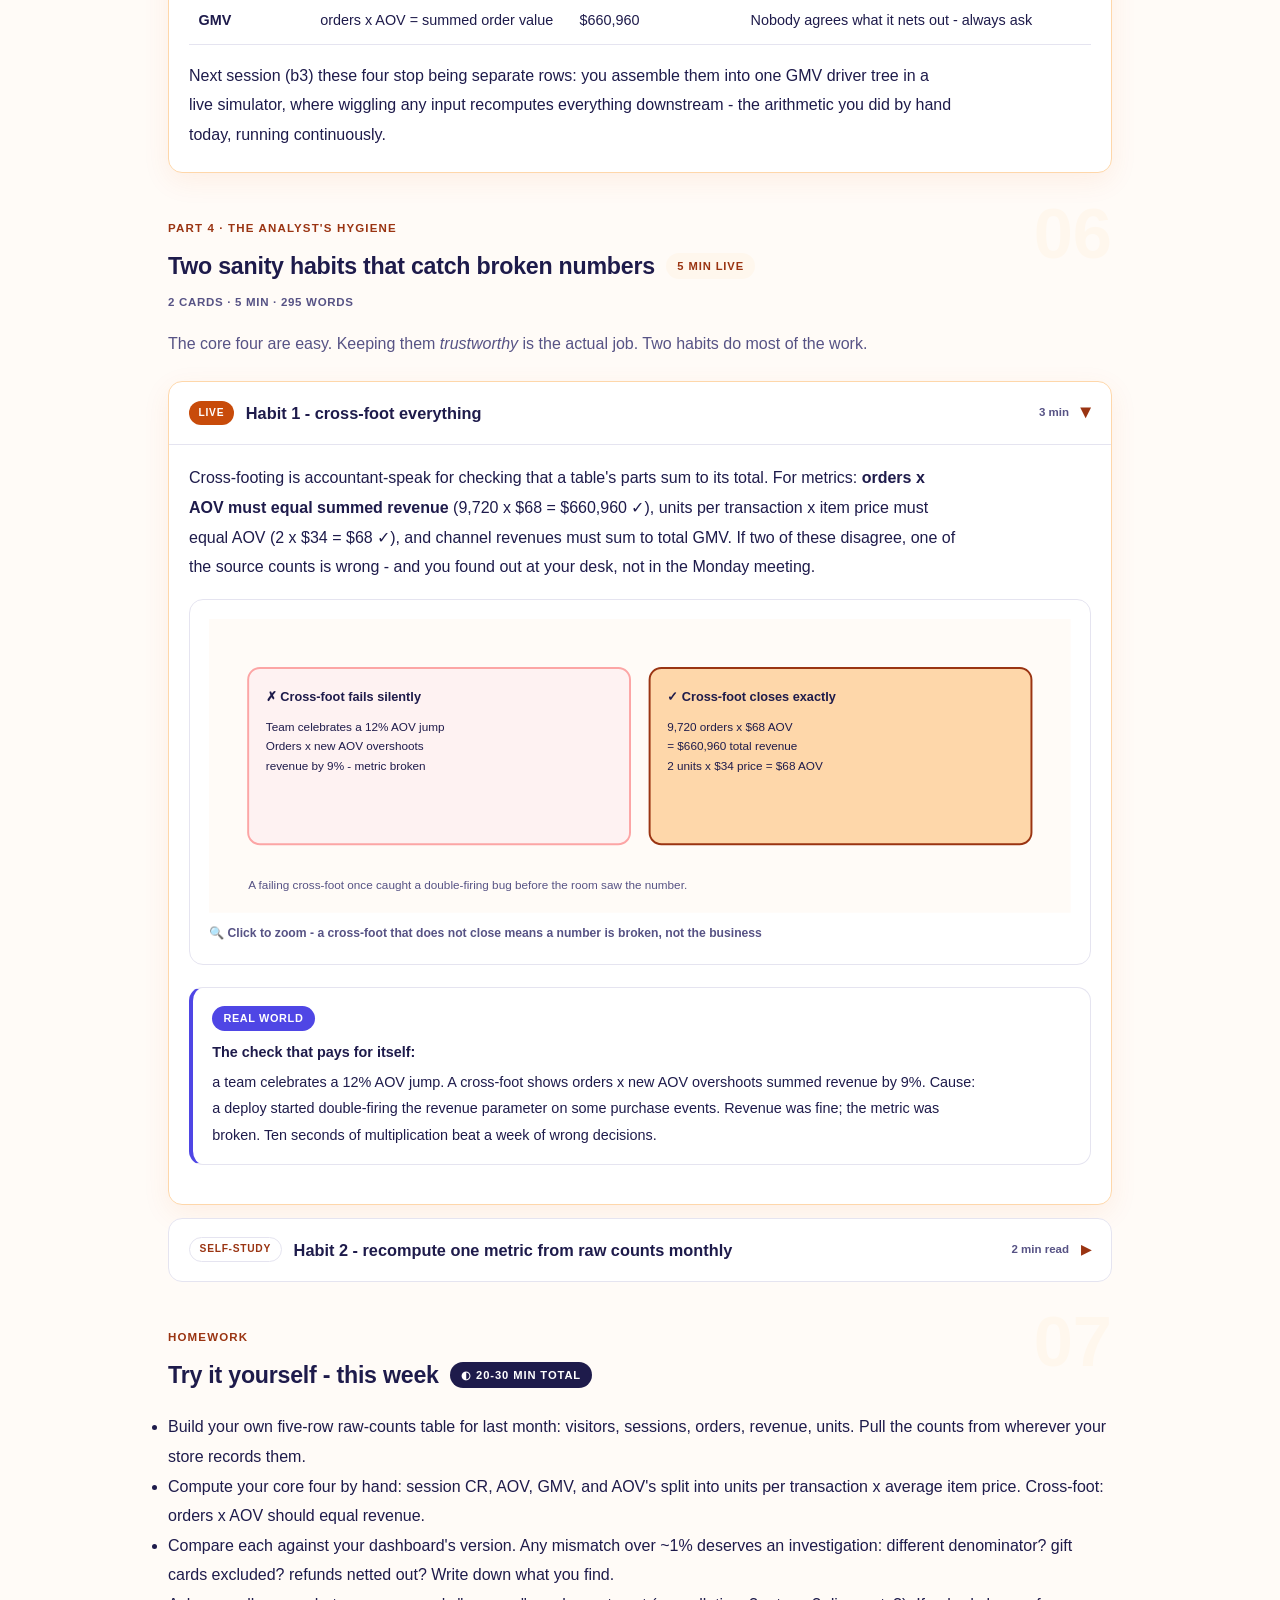
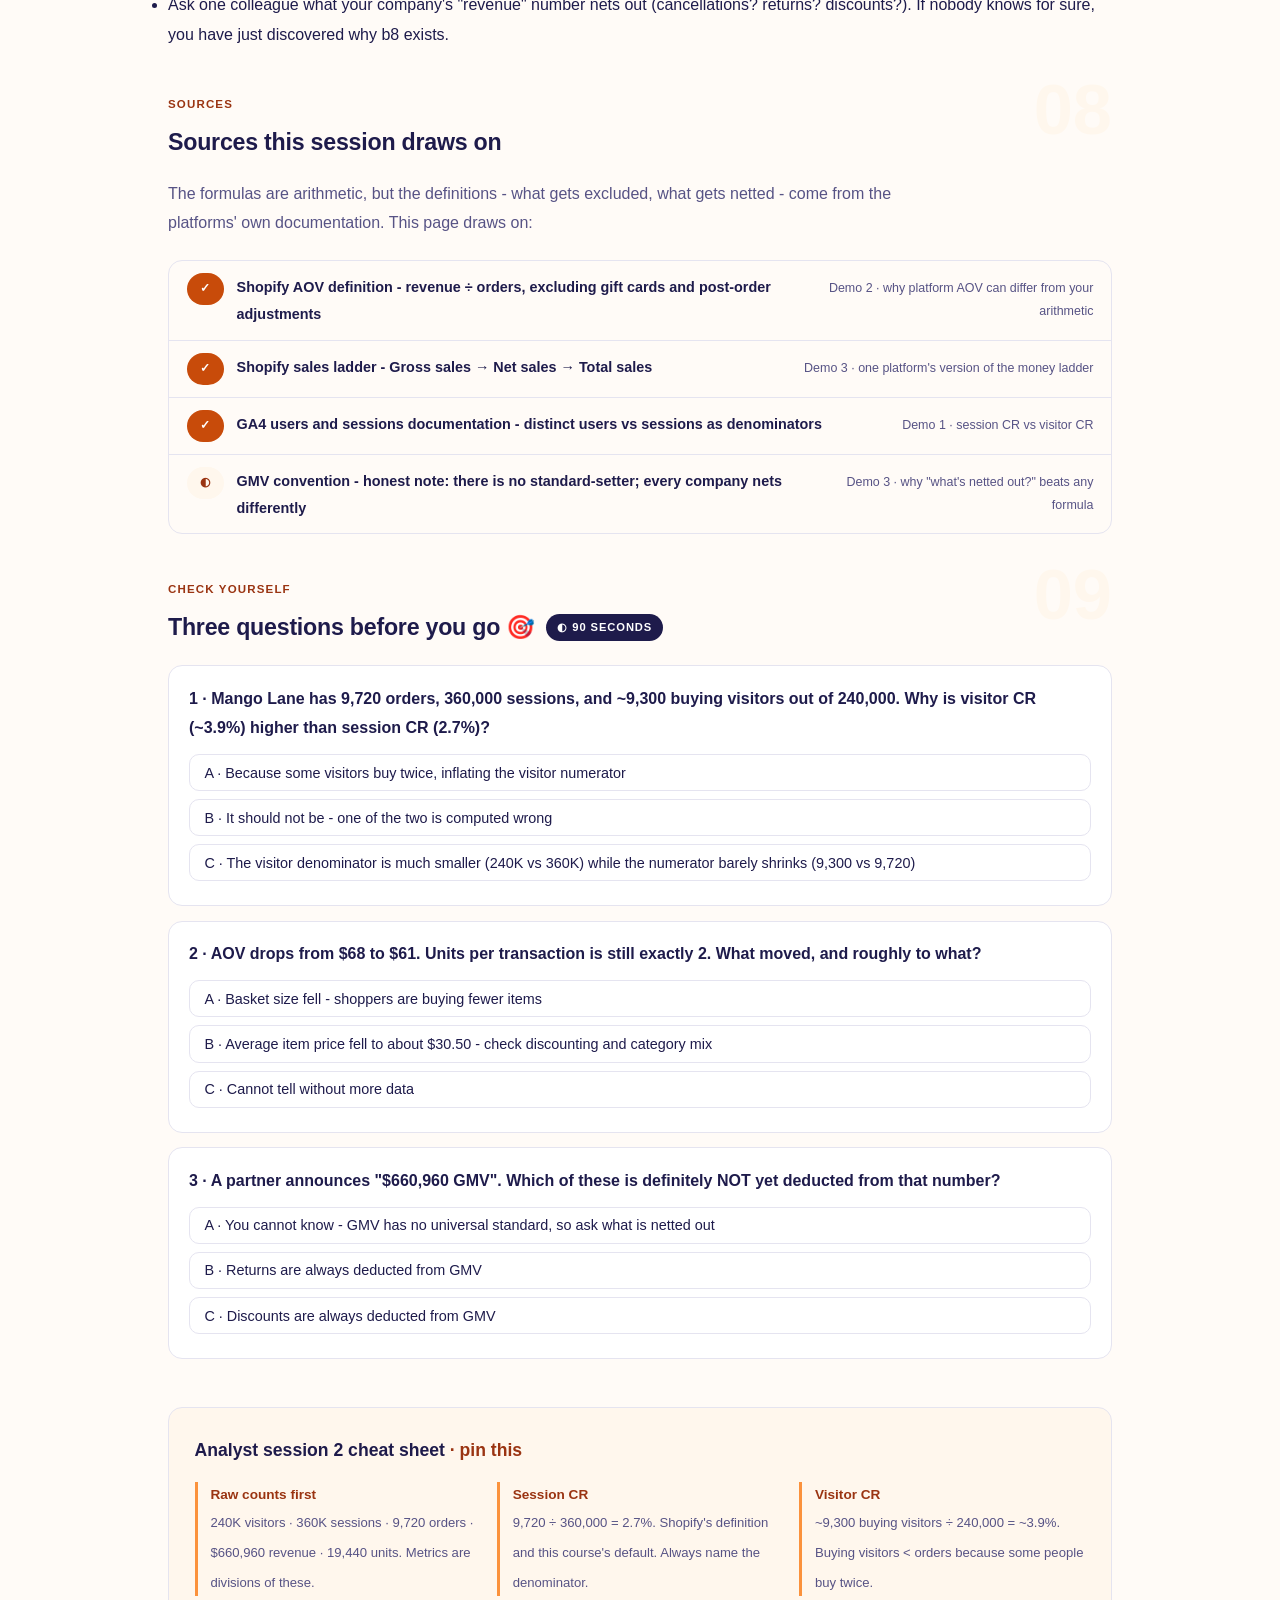
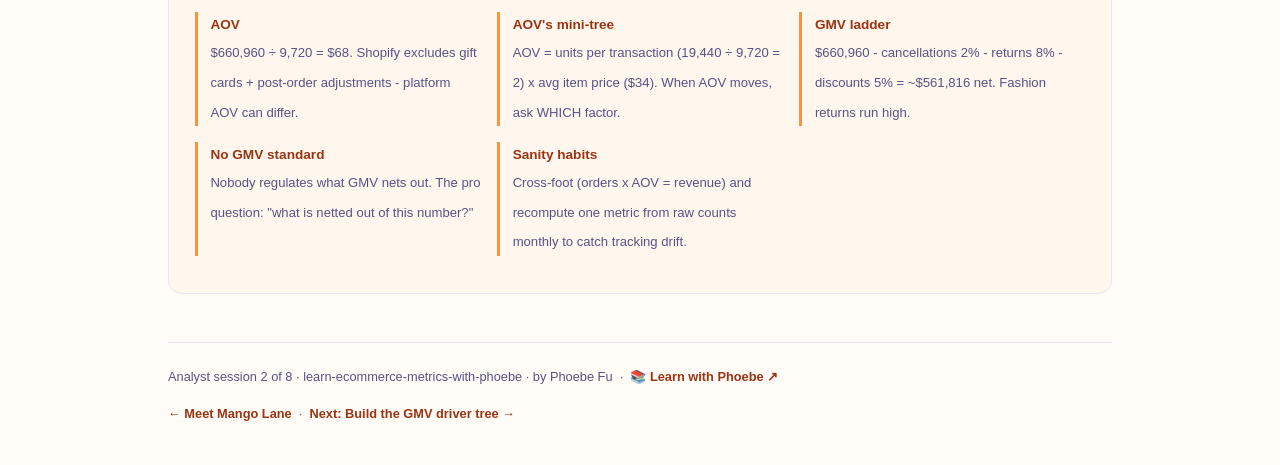
<file: courses/b2-core-four-by-hand.html>
<!DOCTYPE html>
<html lang="en">
<head>
<meta charset="UTF-8">
<meta name="viewport" content="width=device-width, initial-scale=1.0">
<!-- social:start -->
<meta name="description" content="Last session (b1) you learned what Mango Lane records: the five-event trail and the counting rules. Today those events become metrics. Everything is arithmetic a twelve-year-old can do...">
<meta property="og:type" content="article">
<meta property="og:site_name" content="Learn with Phoebe">
<meta property="og:title" content="The core four by hand - learn ecommerce metrics with phoebe">
<meta property="og:description" content="Last session (b1) you learned what Mango Lane records: the five-event trail and the counting rules. Today those events become metrics. Everything is arithmetic a twelve-year-old can do...">
<meta property="og:url" content="https://phoebefu6.github.io/learn-ecommerce-metrics-with-phoebe/courses/b2-core-four-by-hand.html">
<meta property="og:image" content="https://phoebefu6.github.io/learn-ecommerce-metrics-with-phoebe/assets/og-cover.png">
<meta property="og:image:width" content="1200">
<meta property="og:image:height" content="630">
<meta name="twitter:card" content="summary_large_image">
<meta name="twitter:title" content="The core four by hand - learn ecommerce metrics with phoebe">
<meta name="twitter:description" content="Last session (b1) you learned what Mango Lane records: the five-event trail and the counting rules. Today those events become metrics. Everything is arithmetic a twelve-year-old can do...">
<meta name="twitter:image" content="https://phoebefu6.github.io/learn-ecommerce-metrics-with-phoebe/assets/og-cover.png">
<!-- social:end -->
<title>Analyst session 2 · The core four by hand - learn ecommerce metrics with phoebe</title>
<link rel="stylesheet" href="../assets/style.css?v=34">
</head>
<body>

<div class="toolbar">
  <div class="wrap">
    <span class="crumb"><a href="../index.html">learn-ecommerce-metrics-with-phoebe</a> / Analyst session 2 of 8</span>
    <button class="btn" id="toggle-all" type="button">Expand all</button>
    <button class="btn primary" id="zoom-toggle" type="button">Projector zoom: off</button>
  </div>
</div>

<header class="masthead">
  <div class="wrap">
    <div class="eyebrow">Learn Ecommerce Metrics with Phoebe · Analyst track · Session 2 of 8</div>
    <h1>The core four <span class="accent">by hand</span></h1>
    <p class="sub">Conversion rate, AOV, GMV, and the units-times-price split hiding inside AOV. Today you compute all of them from Mango Lane's raw event counts with a pen and paper - no dashboard, no tool. Once you have derived a metric yourself, no report can ever bluff you about what it means, and you gain the analyst's superpower: catching a dashboard that quietly disagrees with its own raw counts.</p>
    <div class="chip-row">
      <span class="chip level">🟢 Analyst track</span>
      <span class="chip audience">Analysts · marketers · ops · founders</span>
      <span class="chip audience">Pen, paper, no tool</span>
      <span class="chip time">45 min</span>
    </div>
    <div class="agenda">
      <span class="a1" style="flex:1">0-4 · Recap</span>
      <span class="a2" style="flex:2">4-12 · The raw counts</span>
      <span class="a3" style="flex:6">12-40 · Compute the core four</span>
      <span class="a4" style="flex:1">40-45 · Sanity habits</span>
    </div>
  </div>
</header>

<main class="wrap">

  <!-- ============ INTRO ============ -->
  <section class="section" id="intro">
    <div class="section-kicker">
      <span class="klabel">Part 0</span>
      <h2>From reading numbers to making them</h2>
    </div>
    <p class="lede">Last session (b1) you learned what Mango Lane records: the five-event trail and the counting rules. Today those events become metrics. Everything is arithmetic a twelve-year-old can do - division, mostly - and that is the point. The core four (conversion rate, AOV, GMV, and units per transaction x item price) are the spine of every review pack you will ever build, so you should be able to produce them from raw counts on the back of a napkin.</p>
    <div class="legend">
      <span class="pill solid">Live - presented in session</span>
      <span class="pill light">Self-study - read after class</span>
      <span class="pill peach">★ Demo - everyone computes along</span>
      <span class="pill inkpill">Sources covered</span>
    </div>
    <div class="callout win">
      <strong>★ What you walk out with today</strong>
      The core four computed by hand from raw counts, the two-factor split inside AOV (basket size vs item price), the GMV-to-money ladder that turns headline GMV into actual net revenue, and two sanity habits that catch broken tracking before it embarrasses you in a meeting.
    </div>
  </section>

  <!-- ============ PART 1: RAW COUNTS ============ -->
  <section class="section" id="rawcounts">
    <div class="section-kicker">
      <span class="klabel">Part 1 · the ingredients</span>
      <h2>The month's raw counts <span class="tag concept">8 min live</span></h2>
    </div>
    <p class="lede">Here is everything Mango Lane's event trail recorded last month, before anyone divided anything. Five counts. Every metric in this session is built from exactly these - if a number on this page cannot be traced back to this table, it does not belong on this page.</p>
    <table class="clean">
      <thead><tr><th>Raw count</th><th>Value</th><th>Where it comes from</th></tr></thead>
      <tbody>
        <tr><td><strong>Distinct visitors</strong></td><td>240,000</td><td>unique people, however often they returned</td></tr>
        <tr><td><strong>Sessions</strong></td><td>360,000</td><td>one per visit; expires after ~30 min idle (b1)</td></tr>
        <tr><td><strong>Purchase events</strong></td><td>9,720</td><td>orders - each purchase event is one order</td></tr>
        <tr><td><strong>Total item revenue</strong></td><td>$660,960</td><td>summed from every purchase event's line items</td></tr>
        <tr><td><strong>Units sold</strong></td><td>19,440</td><td>items across all those orders</td></tr>
      </tbody>
    </table>

    <details class="card" open>
      <summary><span class="mode live">Live</span>Why we start from raw counts, not from the dashboard<span class="mini">4 min</span><span class="caret">▶</span></summary>
      <div class="body">
        <p>A dashboard shows you a 2.7% and asks you to trust it. Raw counts let you <em>make</em> the 2.7% and check it. The difference matters because tracking breaks quietly: a checkout script update drops purchase events for a week, a bot filter changes and session counts jump, a currency setting doubles revenue. The analyst who can recompute a metric from raw counts notices; everyone else presents the wrong number confidently.</p>
        <ul>
          <li><strong>Counts are facts, metrics are choices.</strong> 9,720 purchase events happened - fact. Whether you divide them by sessions or visitors is a definition choice (b1's denominator lesson).</li>
          <li><strong>Every metric today is one division away</strong> from this table, or one division and one multiplication.</li>
          <li><strong>Keep the table.</strong> The homework asks you to build the same five-row table for your own store.</li>
        </ul>
      </div>
    </details>
  </section>

  <!-- ============ DEMO 1: CONVERSION RATE ============ -->
  <section class="section" id="demo-cr">
    <div class="section-kicker">
      <span class="klabel">Demo 1 · everyone computes</span>
      <h2>Conversion rate - both denominators <span class="tag demo">★ 8 min · pens out</span></h2>
    </div>
    <p class="lede">Conversion rate is orders divided by traffic - but b1 taught you that "traffic" has two honest meanings. So we compute both, and see with real numbers why they differ.</p>

    <details class="card" open>
      <summary><span class="mode live">Live</span>Session CR, then visitor CR, step by step<span class="mini">6 min</span><span class="caret">▶</span></summary>
      <div class="body">
        <div class="steps">
          <div class="step"><p><strong>Session CR</strong> = purchase events ÷ sessions = 9,720 ÷ 360,000. Divide: 9,720 ÷ 360,000 = 0.027 = <strong>2.7%</strong>. This is Shopify's "online store conversion rate" definition, and this course's default.</p>
<figure class="zoomable">
  <svg viewBox="0 0 880 300" xmlns="http://www.w3.org/2000/svg" role="img" aria-label="Bar chart comparing Mango Lane's session-based conversion rate of 2.7 percent against its visitor-based conversion rate of about 3.9 percent, the same 9,720 orders divided by two different honest denominators.">
    <style>
      .b2cT{font:700 13px Inter,sans-serif;fill:#1E1B4B;}
      .b2cL{font:600 12px Inter,sans-serif;fill:#1E1B4B;}
      .b2cV{font:700 12px Inter,sans-serif;fill:#FFFFFF;}
      .b2cN{font:400 12px Inter,sans-serif;fill:#575385;}
    </style>
    <rect x="0" y="0" width="880" height="300" fill="#FFFBF7"/>
    <text class="b2cT" x="40" y="28">Same store, same orders, two honest conversion rates</text>

    <text class="b2cL" x="240" y="74" text-anchor="end">Session CR - sessions</text>
    <rect x="260" y="55" width="259" height="30" rx="6" fill="#EA580C"/>
    <text class="b2cV" x="272" y="75">2.7%</text>

    <text class="b2cL" x="240" y="126" text-anchor="end">Visitor CR - visitors</text>
    <rect x="260" y="107" width="374" height="30" rx="6" fill="#FB923C"/>
    <text class="b2cV" x="272" y="127">~3.9%</text>

    <text class="b2cN" x="40" y="276">Same 9,720 orders, two honest denominators: sessions give 2.7%, distinct buying visitors give about 3.9%.</text>
  </svg>
  <figcaption>🔍 Click to zoom - same orders, different denominator, different rate</figcaption>
</figure>
</div>
          <div class="step"><p><strong>Visitor CR</strong> needs buying <em>people</em>, not orders. Roughly 9,300 distinct visitors placed those 9,720 orders - some people bought twice in the month. So buying visitors &lt; orders, always.</p></div>
          <div class="step"><p><strong>Visitor CR</strong> = buying visitors ÷ distinct visitors = 9,300 ÷ 240,000 ≈ 0.0388 = <strong>~3.9%</strong>. Same store, same month, and both numbers are correct.</p></div>
          <div class="step"><p>Notice you could NOT compute visitor CR from the raw-counts table alone - "buying visitors" is a sixth count, a people-level dedupe of the purchase events. When a tool reports visitor CR, that dedupe is happening behind the curtain.</p></div>
        </div>
        <div class="callout tip">
          <strong>Why 3.9% is bigger than 2.7%</strong>
          Each visitor averages 1.5 sessions, so the visitor denominator is smaller (240,000 vs 360,000) while the numerator barely shrinks (9,300 vs 9,720). Smaller denominator, similar numerator, bigger rate. If your two CRs ever get <em>closer</em> together, your shoppers stopped returning - itself a finding.
        </div>
        <div class="callout example">
          <span class="ex-pill">Real world</span>
          <p><strong>Which one do the tools give you?</strong> Shopify's "online store conversion rate" is session-based, exactly like our 2.7%. GA4's purchase journey funnel counts users, so its top-to-bottom rate behaves like our visitor CR. Put a Shopify dashboard and a GA4 funnel side by side and they will disagree on "conversion rate" every single day - correctly. Teams have run week-long "data quality investigations" over exactly this gap.</p>
        </div>
      </div>
    </details>
  </section>

  <!-- ============ DEMO 2: AOV ============ -->
  <section class="section" id="demo-aov">
    <div class="section-kicker">
      <span class="klabel">Demo 2 · everyone computes</span>
      <h2>AOV and the two factors inside it <span class="tag demo">★ 8 min · pens out</span></h2>
    </div>
    <p class="lede">Average order value is revenue per order - one division. But AOV has its own mini driver tree: an order's value is how many items it holds times what each item costs. Splitting AOV into those two factors is what turns "AOV moved" from a fact into a diagnosis.</p>

    <details class="card" open>
      <summary><span class="mode live">Live</span>AOV, then its two-factor split<span class="mini">6 min</span><span class="caret">▶</span></summary>
      <div class="body">
        <div class="steps">
          <div class="step"><p><strong>AOV</strong> = total item revenue ÷ orders = $660,960 ÷ 9,720 = <strong>$68</strong>. Every order averaged sixty-eight dollars.</p></div>
          <div class="step"><p><strong>Units per transaction</strong> = units sold ÷ orders = 19,440 ÷ 9,720 = <strong>2</strong>. The average basket holds two items.</p></div>
          <div class="step"><p><strong>Average item price</strong> = revenue ÷ units = $660,960 ÷ 19,440 = <strong>$34</strong>. Cross-check the tree: 2 units x $34 = $68 = AOV. It closes exactly - it always must, because the two factors are just AOV's own numerator and denominator rearranged.</p></div>
        </div>
        <div class="callout tip">
          <strong>The habit to build</strong>
          When AOV moves, never stop at "AOV is down". Ask WHICH factor moved: basket size (units per transaction) or item price. A $68 to $61 drop could be shoppers buying 1.8 items instead of 2 (bundling broke, cross-sell widget died) or the same 2 items at $30.50 (discounting crept up, mix shifted to cheaper categories). The fixes have different owners.
        </div>
        <div class="callout example">
          <span class="ex-pill">Real world</span>
          <p><strong>Shopify's fine print:</strong> Shopify computes AOV as revenue ÷ orders <strong>excluding gift cards and post-order adjustments</strong> (refunds and edits made after the order). So a Shopify AOV can disagree with your own revenue-÷-orders arithmetic without either being wrong - they netted differently. This is the session's recurring theme, and Demo 3 makes it the whole lesson.</p>
        </div>
      </div>
    </details>
  </section>

  <!-- ============ DEMO 3: GMV LADDER ============ -->
  <section class="section" id="demo-gmv">
    <div class="section-kicker">
      <span class="klabel">Demo 3 · everyone computes</span>
      <h2>GMV and the ladder down to real money <span class="tag demo">★ 12 min · pens out</span></h2>
    </div>
    <p class="lede">GMV - gross merchandise value - is the headline number: everything shoppers ordered. Compute it two ways: sum the purchase events ($660,960 from the raw table) or multiply orders x AOV (9,720 x $68 = $660,960). Same answer, as it must be. But GMV is not money in the bank. Between "ordered" and "kept revenue" sits a ladder of deductions, and every rung is a place two reports can honestly disagree.</p>

    <figure class="zoomable">
      <svg viewBox="0 0 880 360" xmlns="http://www.w3.org/2000/svg" role="img" aria-label="The GMV-to-net-revenue ladder: GMV minus cancellations, returns, and discounts lands at net revenue">
        <style>
          .ldW { font: 800 13px Inter, sans-serif; fill: #FFFFFF; }
          .ldWv { font: 800 16px Inter, sans-serif; fill: #FFFFFF; }
          .ldWc { font: 400 11px Inter, sans-serif; fill: #FFF7ED; }
          .ldH { font: 700 12px Inter, sans-serif; fill: #1E1B4B; }
          .ldV { font: 800 15px Inter, sans-serif; fill: #9A3412; }
          .ldC { font: 400 11px Inter, sans-serif; fill: #575385; }
          .ldN { font: 600 12.5px Inter, sans-serif; fill: #1E1B4B; }
          .ldArr { stroke: #FB923C; stroke-width: 2.5; fill: none; marker-end: url(#ldArrHead); }
        </style>
        <defs>
          <marker id="ldArrHead" markerWidth="9" markerHeight="9" refX="7" refY="4.5" orient="auto">
            <path d="M0,0 L9,4.5 L0,9 z" fill="#FB923C"/>
          </marker>
        </defs>

        <rect x="20" y="36" width="158" height="78" rx="10" fill="#EA580C"/>
        <text class="ldW" x="99" y="60" text-anchor="middle">GMV - orders placed</text>
        <text class="ldWv" x="99" y="83" text-anchor="middle">$660,960</text>
        <text class="ldWc" x="99" y="101" text-anchor="middle">9,720 orders x $68</text>

        <rect x="191" y="76" width="158" height="78" rx="10" fill="#FFF7ED" stroke="#FED7AA"/>
        <text class="ldH" x="270" y="100" text-anchor="middle">minus cancellations</text>
        <text class="ldV" x="270" y="122" text-anchor="middle">-$13,219 (2%)</text>
        <text class="ldC" x="270" y="140" text-anchor="middle">left: $647,741</text>

        <rect x="362" y="116" width="158" height="78" rx="10" fill="#FFF7ED" stroke="#FED7AA"/>
        <text class="ldH" x="441" y="140" text-anchor="middle">minus returns / refunds</text>
        <text class="ldV" x="441" y="162" text-anchor="middle">-$52,877 (8%)</text>
        <text class="ldC" x="441" y="180" text-anchor="middle">left: $594,864</text>

        <rect x="533" y="156" width="158" height="78" rx="10" fill="#FFF7ED" stroke="#FED7AA"/>
        <text class="ldH" x="612" y="180" text-anchor="middle">minus discounts</text>
        <text class="ldV" x="612" y="202" text-anchor="middle">-$33,048 (5%)</text>
        <text class="ldC" x="612" y="220" text-anchor="middle">left: $561,816</text>

        <rect x="704" y="196" width="158" height="78" rx="10" fill="#9A3412"/>
        <text class="ldW" x="783" y="220" text-anchor="middle">Net revenue</text>
        <text class="ldWv" x="783" y="243" text-anchor="middle">~$561,816</text>
        <text class="ldWc" x="783" y="261" text-anchor="middle">85% of headline GMV</text>

        <path class="ldArr" d="M178,90 L187,110"/>
        <path class="ldArr" d="M349,130 L358,150"/>
        <path class="ldArr" d="M520,170 L529,190"/>
        <path class="ldArr" d="M691,210 L700,230"/>

        <rect x="20" y="300" width="14" height="14" rx="3" fill="#4F46E5"/>
        <text class="ldN" x="44" y="312">Returns of 8% are fashion-typical; some apparel stores see 20-30%. Always ask the category norm.</text>
        <rect x="20" y="326" width="14" height="14" rx="3" fill="#4F46E5"/>
        <text class="ldN" x="44" y="338">Shopify's own ladder: Gross sales → Net sales (less discounts, returns) → Total sales (plus tax, shipping).</text>
      </svg>
      <figcaption>🔍 Click to zoom - the ladder from headline GMV down to net revenue, one deduction per rung</figcaption>
    </figure>

    <details class="card" open>
      <summary><span class="mode live">Live</span>Walk the ladder with the actual arithmetic<span class="mini">6 min</span><span class="caret">▶</span></summary>
      <div class="body">
        <div class="steps">
          <div class="step"><p>Start at <strong>GMV $660,960</strong> - the value of everything ordered, the moment it was ordered.</p></div>
          <div class="step"><p><strong>Cancellations</strong> (orders killed before shipping - payment failed, stock out): 2% of GMV = $13,219. Left: $660,960 - $13,219 = <strong>$647,741</strong>.</p></div>
          <div class="step"><p><strong>Returns and refunds</strong> (shipped, then sent back or refunded): 8% = $52,877. Left: $647,741 - $52,877 = <strong>$594,864</strong>. Eight percent is realistic for fashion - wrong size, wrong color, "ordered three, kept one".</p></div>
          <div class="step"><p><strong>Discounts</strong> (promo codes, markdowns applied at checkout): 5% = $33,048. Left: $594,864 - $33,048 = <strong>$561,816 net revenue</strong>. The store keeps about 85 cents of every headline GMV dollar.</p></div>
        </div>
        <div class="callout tip">
          <strong>There is no GMV standards body</strong>
          No universal rule says what GMV nets out. Some companies quote it before cancellations, some after; some deduct discounts, some do not. Shopify does not even use the word - its ladder is Gross sales → Net sales → Total sales. So the professional move is never "what is GMV?" but <strong>"what is netted out of this number?"</strong> Ask it every time someone shows you a revenue figure, and you will catch more errors than any formula will.
        </div>
      </div>
    </details>
  </section>

  <!-- ============ RECAP TABLE ============ -->
  <section class="section" id="recap-table">
    <div class="section-kicker">
      <span class="klabel">Pulling it together</span>
      <h2>The core four on one page <span class="tag concept">3 min live</span></h2>
    </div>
    <p class="lede">Everything you computed today, in the format you should keep at your desk: metric, formula, this month's value, and the one thing that makes each number lie to you.</p>

    <details class="card" open>
      <summary><span class="mode live">Live</span>Metric · formula · value · watch-out<span class="mini">3 min</span><span class="caret">▶</span></summary>
      <div class="body">
        <table class="clean">
          <thead><tr><th>Metric</th><th>Formula</th><th>Mango Lane</th><th>Watch out for</th></tr></thead>
          <tbody>
            <tr><td><strong>Conversion rate</strong></td><td>orders ÷ sessions (or buying visitors ÷ visitors)</td><td>2.7% session / ~3.9% visitor</td><td>Undeclared denominator - the b1 trap</td></tr>
            <tr><td><strong>AOV</strong></td><td>revenue ÷ orders</td><td>$68</td><td>Platform exclusions (Shopify: gift cards, post-order adjustments)</td></tr>
            <tr><td><strong>AOV's factors</strong></td><td>units ÷ orders, then revenue ÷ units</td><td>2 units x $34</td><td>Reporting AOV moves without saying which factor moved</td></tr>
            <tr><td><strong>GMV</strong></td><td>orders x AOV = summed order value</td><td>$660,960</td><td>Nobody agrees what it nets out - always ask</td></tr>
          </tbody>
        </table>
        <p>Next session (b3) these four stop being separate rows: you assemble them into one GMV driver tree in a live simulator, where wiggling any input recomputes everything downstream - the arithmetic you did by hand today, running continuously.</p>
      </div>
    </details>
  </section>

  <!-- ============ PART 4: SANITY HABITS ============ -->
  <section class="section" id="sanity">
    <div class="section-kicker">
      <span class="klabel">Part 4 · the analyst's hygiene</span>
      <h2>Two sanity habits that catch broken numbers <span class="tag concept">5 min live</span></h2>
    </div>
    <p class="lede">The core four are easy. Keeping them <em>trustworthy</em> is the actual job. Two habits do most of the work.</p>

    <details class="card" open>
      <summary><span class="mode live">Live</span>Habit 1 - cross-foot everything<span class="mini">3 min</span><span class="caret">▶</span></summary>
      <div class="body">
        <p>Cross-footing is accountant-speak for checking that a table's parts sum to its total. For metrics: <strong>orders x AOV must equal summed revenue</strong> (9,720 x $68 = $660,960 ✓), units per transaction x item price must equal AOV (2 x $34 = $68 ✓), and channel revenues must sum to total GMV. If two of these disagree, one of the source counts is wrong - and you found out at your desk, not in the Monday meeting.</p>
<figure class="zoomable">
  <svg viewBox="0 0 880 300" xmlns="http://www.w3.org/2000/svg" role="img" aria-label="Before and after panels contrasting a broken cross-foot, where orders times a new average order value overshoot summed revenue by nine percent and reveal a double-firing bug, against a healthy cross-foot where 9,720 orders times 68 dollars equals 660,960 dollars and 2 units times 34 dollars equals 68 dollars, both checks closing exactly.">
    <style>
      .b2fH{font:700 13px Inter,sans-serif;fill:#1E1B4B;}
      .b2fB{font:400 12px Inter,sans-serif;fill:#1E1B4B;}
      .b2fN{font:400 12px Inter,sans-serif;fill:#575385;}
    </style>
    <rect x="0" y="0" width="880" height="300" fill="#FFFBF7"/>

    <rect x="40" y="50" width="390" height="180" rx="12" fill="#FEF2F2" stroke="#FCA5A5" stroke-width="2"/>
    <text class="b2fH" x="58" y="84">&#10007; Cross-foot fails silently</text>
    <text class="b2fB" x="58" y="114">Team celebrates a 12% AOV jump</text>
    <text class="b2fB" x="58" y="134">Orders x new AOV overshoots</text>
    <text class="b2fB" x="58" y="154">revenue by 9% - metric broken</text>

    <rect x="450" y="50" width="390" height="180" rx="12" fill="#FED7AA" stroke="#9A3412" stroke-width="2"/>
    <text class="b2fH" x="468" y="84">&#10003; Cross-foot closes exactly</text>
    <text class="b2fB" x="468" y="114">9,720 orders x $68 AOV</text>
    <text class="b2fB" x="468" y="134">= $660,960 total revenue</text>
    <text class="b2fB" x="468" y="154">2 units x $34 price = $68 AOV</text>

    <text class="b2fN" x="40" y="276">A failing cross-foot once caught a double-firing bug before the room saw the number.</text>
  </svg>
  <figcaption>🔍 Click to zoom - a cross-foot that does not close means a number is broken, not the business</figcaption>
</figure>

        <div class="callout example">
          <span class="ex-pill">Real world</span>
          <p><strong>The check that pays for itself:</strong> a team celebrates a 12% AOV jump. A cross-foot shows orders x new AOV overshoots summed revenue by 9%. Cause: a deploy started double-firing the revenue parameter on some purchase events. Revenue was fine; the metric was broken. Ten seconds of multiplication beat a week of wrong decisions.</p>
        </div>
      </div>
    </details>

    <details class="card">
      <summary><span class="mode self">Self-study</span>Habit 2 - recompute one metric from raw counts monthly<span class="mini">2 min read</span><span class="caret">▶</span></summary>
      <div class="body">
        <p>Once a month, pick one core metric and rebuild it from raw event counts, exactly as you did today, then compare against the dashboard. A small standing drift (dashboard says 2.65%, you get 2.7%) usually means a definition difference - find it once, write it down (b8's spec sheet). A <em>new</em> drift means tracking broke: an event stopped firing, a filter changed, a script update ate the purchase pixel. Tracking rot is silent; this habit is the smoke alarm.</p>
      </div>
    </details>
  </section>

  <!-- ============ HOMEWORK ============ -->
  <section class="section" id="exercise">
    <div class="section-kicker">
      <span class="klabel">Homework</span>
      <h2>Try it yourself - this week <span class="tag exercise">◐ 20-30 min total</span></h2>
    </div>
    <ul>
      <li>Build your own five-row raw-counts table for last month: visitors, sessions, orders, revenue, units. Pull the counts from wherever your store records them.</li>
      <li>Compute your core four by hand: session CR, AOV, GMV, and AOV's split into units per transaction x average item price. Cross-foot: orders x AOV should equal revenue.</li>
      <li>Compare each against your dashboard's version. Any mismatch over ~1% deserves an investigation: different denominator? gift cards excluded? refunds netted out? Write down what you find.</li>
      <li>Ask one colleague what your company's "revenue" number nets out (cancellations? returns? discounts?). If nobody knows for sure, you have just discovered why b8 exists.</li>
    </ul>
  </section>

  <!-- ============ SOURCES ============ -->
  <section class="section" id="official">
    <div class="section-kicker">
      <span class="klabel">Sources</span>
      <h2>Sources this session draws on</h2>
    </div>
    <p class="lede">The formulas are arithmetic, but the definitions - what gets excluded, what gets netted - come from the platforms' own documentation. This page draws on:</p>
    <div class="covered">
      <div class="covered-row"><span class="status pill solid">✓</span><span class="name">Shopify AOV definition - revenue ÷ orders, excluding gift cards and post-order adjustments</span><span class="note">Demo 2 · why platform AOV can differ from your arithmetic</span></div>
      <div class="covered-row"><span class="status pill solid">✓</span><span class="name">Shopify sales ladder - Gross sales → Net sales → Total sales</span><span class="note">Demo 3 · one platform's version of the money ladder</span></div>
      <div class="covered-row"><span class="status pill solid">✓</span><span class="name">GA4 users and sessions documentation - distinct users vs sessions as denominators</span><span class="note">Demo 1 · session CR vs visitor CR</span></div>
      <div class="covered-row"><span class="status pill light">◐</span><span class="name">GMV convention - honest note: there is no standard-setter; every company nets differently</span><span class="note">Demo 3 · why "what's netted out?" beats any formula</span></div>
    </div>
  </section>

  <!-- ============ QUIZ ============ -->
  <section class="section" id="quiz">
    <div class="section-kicker">
      <span class="klabel">Check yourself</span>
      <h2>Three questions before you go 🎯 <span class="tag exercise">◐ 90 seconds</span></h2>
    </div>
    <div class="quiz-q" data-answer="2">
      <p class="qtext">1 · Mango Lane has 9,720 orders, 360,000 sessions, and ~9,300 buying visitors out of 240,000. Why is visitor CR (~3.9%) higher than session CR (2.7%)?</p>
      <button class="qopt" type="button">A · Because some visitors buy twice, inflating the visitor numerator</button>
      <button class="qopt" type="button">B · It should not be - one of the two is computed wrong</button>
      <button class="qopt" type="button">C · The visitor denominator is much smaller (240K vs 360K) while the numerator barely shrinks (9,300 vs 9,720)</button>
      <p class="qwhy">Each visitor averages 1.5 sessions, so switching from sessions to visitors shrinks the denominator by a third. The numerator shrinks only slightly (repeat buyers dedupe 9,720 orders to ~9,300 people). Smaller denominator, similar numerator, bigger rate. Note repeat buying makes buying-visitors SMALLER than orders, not bigger - that is why A is wrong.</p>
    </div>
    <div class="quiz-q" data-answer="1">
      <p class="qtext">2 · AOV drops from $68 to $61. Units per transaction is still exactly 2. What moved, and roughly to what?</p>
      <button class="qopt" type="button">A · Basket size fell - shoppers are buying fewer items</button>
      <button class="qopt" type="button">B · Average item price fell to about $30.50 - check discounting and category mix</button>
      <button class="qopt" type="button">C · Cannot tell without more data</button>
      <p class="qwhy">AOV = units per transaction x average item price. If units held at 2, then price = $61 ÷ 2 = $30.50, down from $34. The two-factor split turns "AOV is down" into a specific question with a specific owner (pricing, promo, or merchandising mix - not the cross-sell widget).</p>
    </div>
    <div class="quiz-q" data-answer="0">
      <p class="qtext">3 · A partner announces "$660,960 GMV". Which of these is definitely NOT yet deducted from that number?</p>
      <button class="qopt" type="button">A · You cannot know - GMV has no universal standard, so ask what is netted out</button>
      <button class="qopt" type="button">B · Returns are always deducted from GMV</button>
      <button class="qopt" type="button">C · Discounts are always deducted from GMV</button>
      <p class="qwhy">Trick question, deliberately. No standards body defines GMV: some companies quote it before cancellations, some net out discounts, some do not. Shopify avoids the term entirely (Gross sales → Net sales → Total sales). The only safe move is the question: "what is netted out of this number?"</p>
    </div>
    <p class="quiz-score"></p>
  </section>

  <!-- ============ CHEAT SHEET ============ -->
  <section class="cheat" id="cheatsheet">
    <h3>Analyst session 2 cheat sheet <span>· pin this</span></h3>
    <div class="grid-2">
      <div class="cheat-item"><b>Raw counts first</b><span>240K visitors · 360K sessions · 9,720 orders · $660,960 revenue · 19,440 units. Metrics are divisions of these.</span></div>
      <div class="cheat-item"><b>Session CR</b><span>9,720 ÷ 360,000 = 2.7%. Shopify's definition and this course's default. Always name the denominator.</span></div>
      <div class="cheat-item"><b>Visitor CR</b><span>~9,300 buying visitors ÷ 240,000 = ~3.9%. Buying visitors &lt; orders because some people buy twice.</span></div>
      <div class="cheat-item"><b>AOV</b><span>$660,960 ÷ 9,720 = $68. Shopify excludes gift cards + post-order adjustments - platform AOV can differ.</span></div>
      <div class="cheat-item"><b>AOV's mini-tree</b><span>AOV = units per transaction (19,440 ÷ 9,720 = 2) x avg item price ($34). When AOV moves, ask WHICH factor.</span></div>
      <div class="cheat-item"><b>GMV ladder</b><span>$660,960 - cancellations 2% - returns 8% - discounts 5% = ~$561,816 net. Fashion returns run high.</span></div>
      <div class="cheat-item"><b>No GMV standard</b><span>Nobody regulates what GMV nets out. The pro question: "what is netted out of this number?"</span></div>
      <div class="cheat-item"><b>Sanity habits</b><span>Cross-foot (orders x AOV = revenue) and recompute one metric from raw counts monthly to catch tracking drift.</span></div>
    </div>
  </section>

  <footer class="pagefoot">
    <span>Analyst session 2 of 8 · learn-ecommerce-metrics-with-phoebe · by Phoebe Fu &nbsp;·&nbsp; 📚 <a href="https://phoebefu6.github.io/learn-with-phoebe/">Learn with Phoebe ↗</a></span>
    <span><a href="b1-meet-mango-lane.html">← Meet Mango Lane</a> &nbsp;·&nbsp; <a href="b3-build-the-gmv-tree.html">Next: Build the GMV driver tree →</a></span>
  </footer>

</main>

<script src="../assets/tree-live.js?v=6"></script>
<script src="../assets/app.js?v=32"></script>
</body>
</html>
</file>
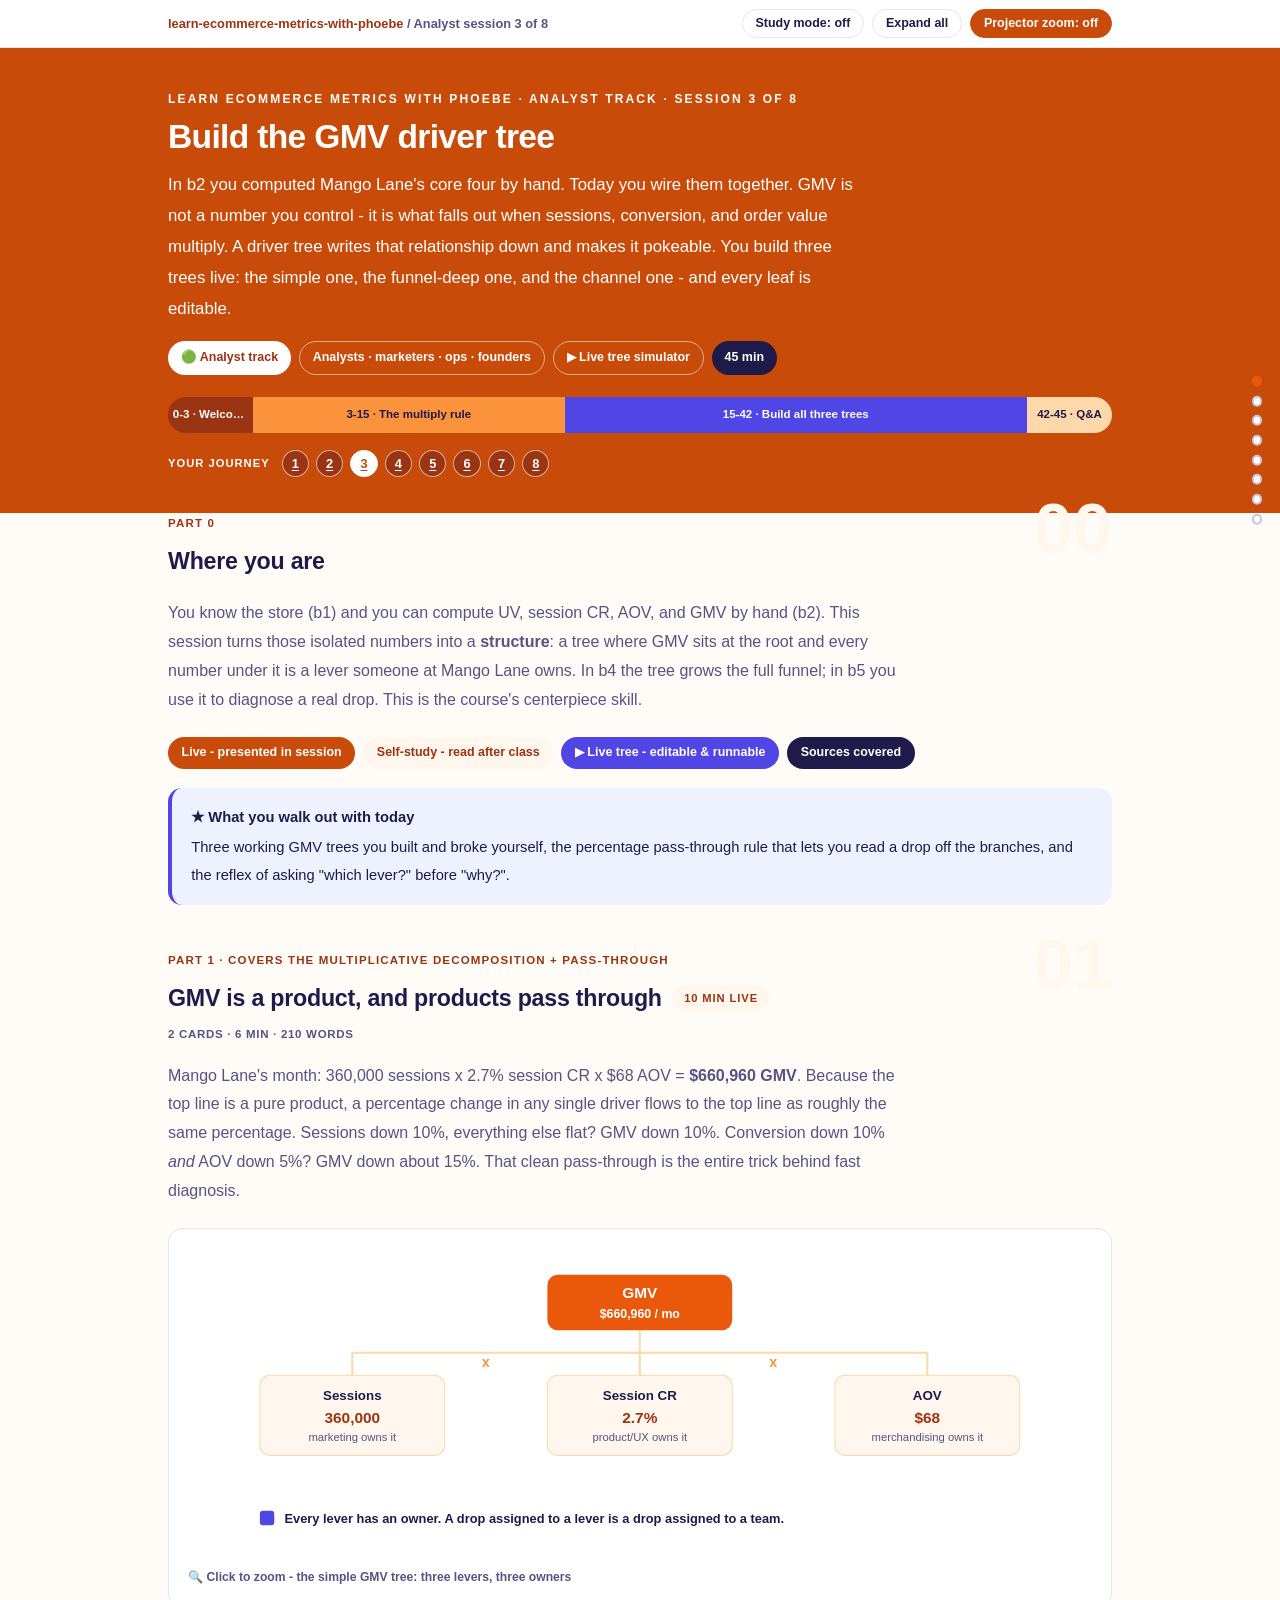
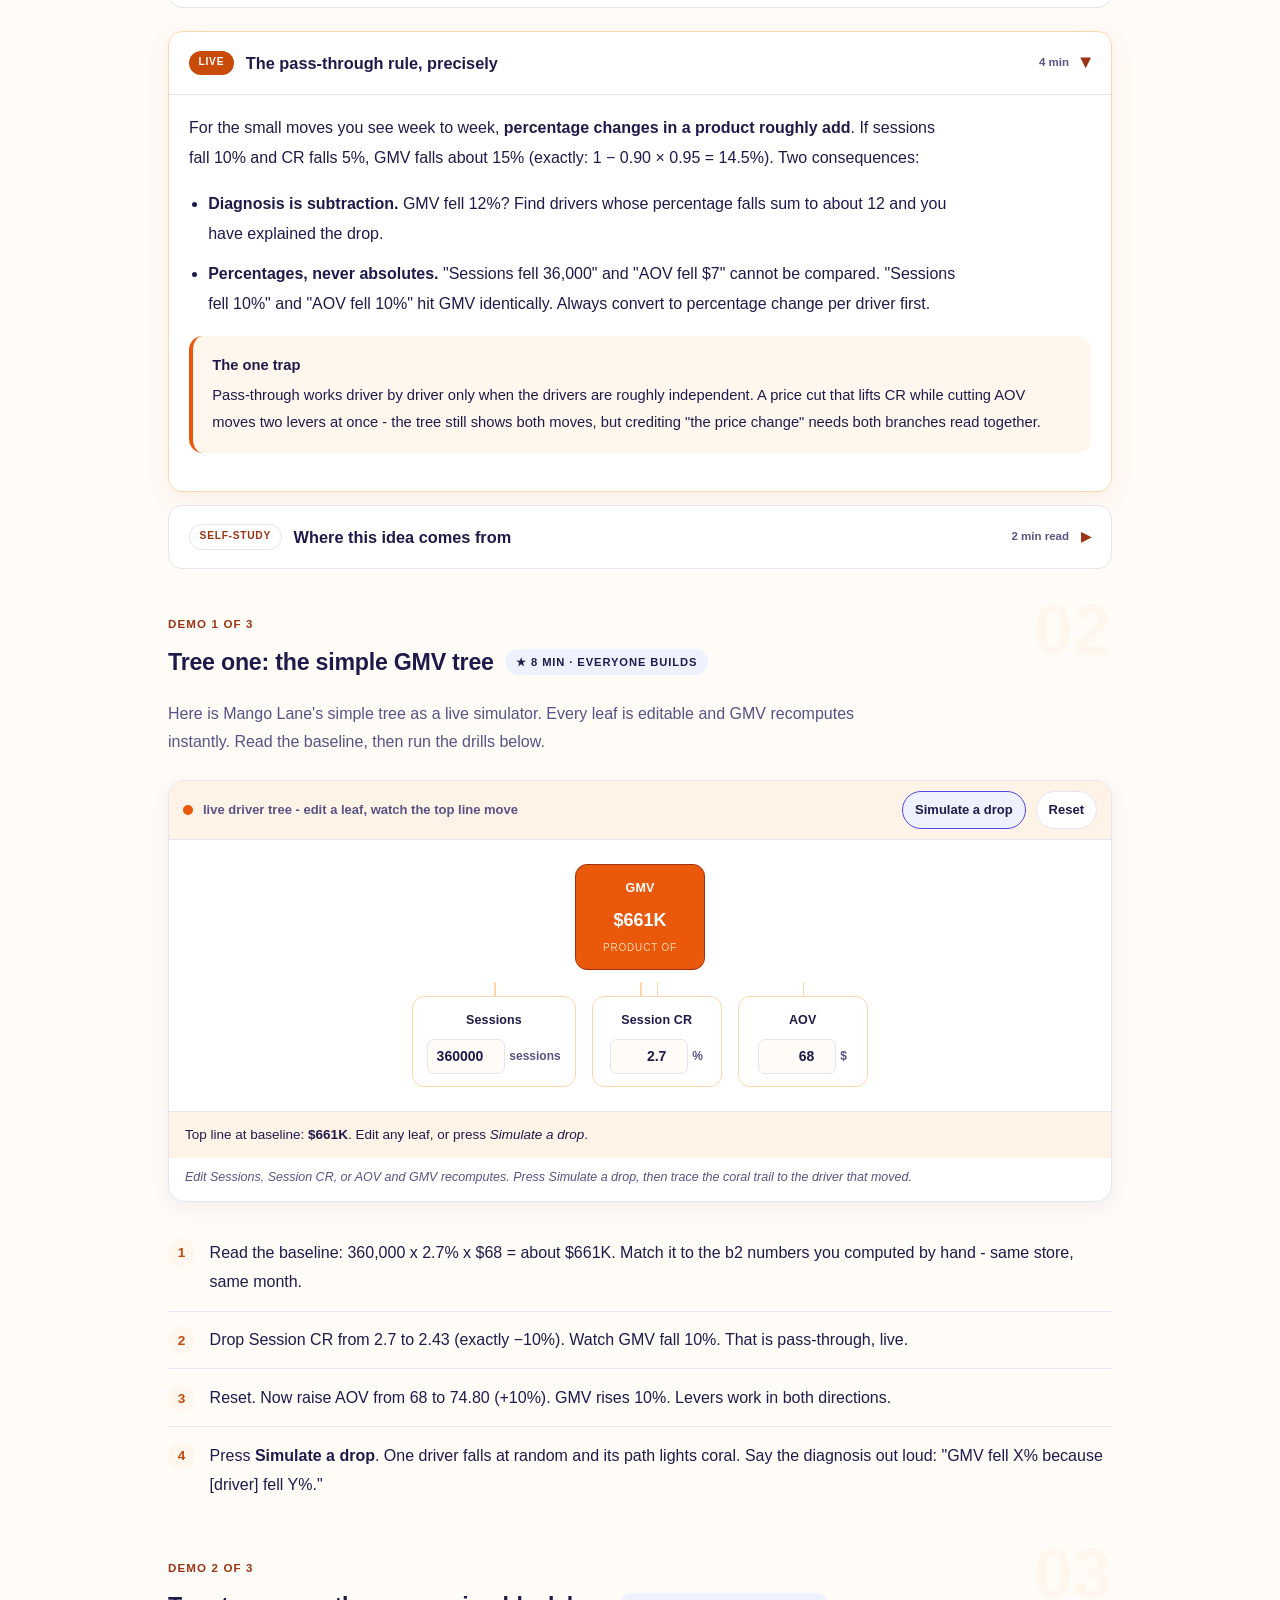
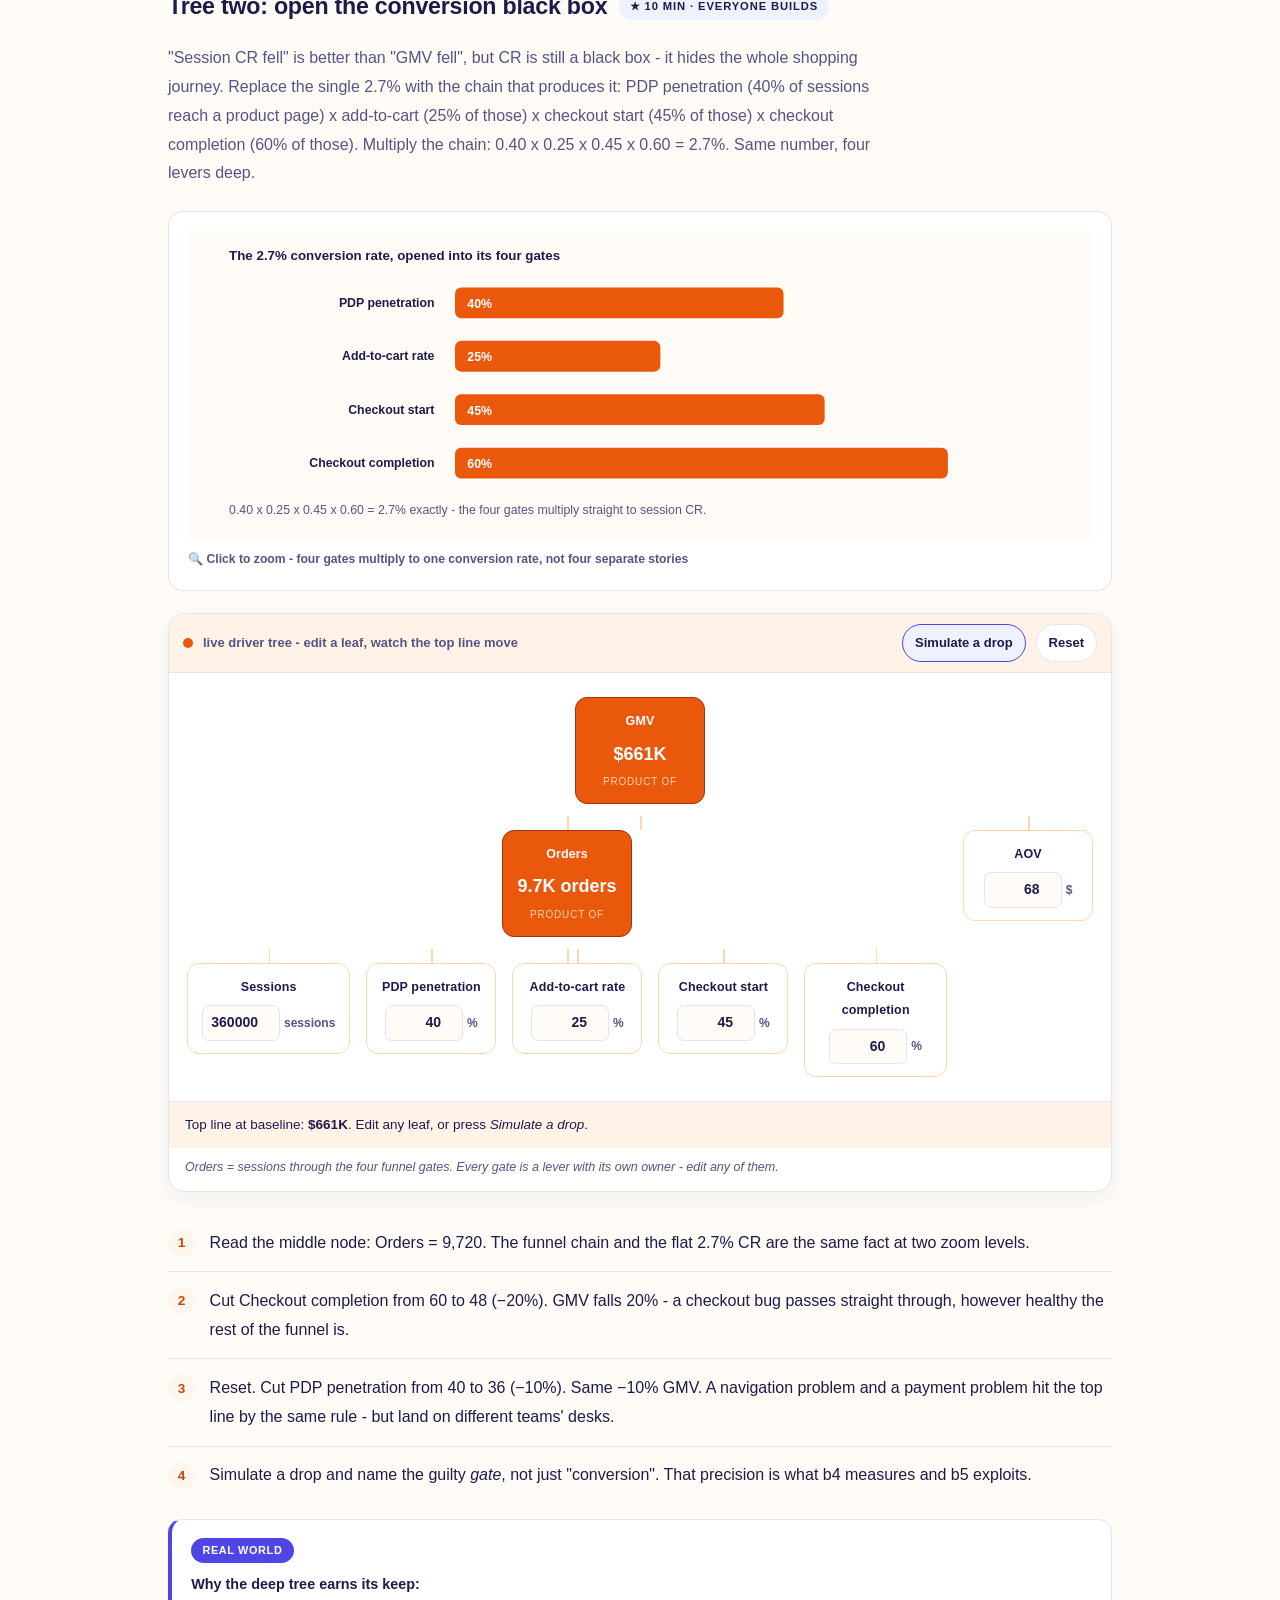
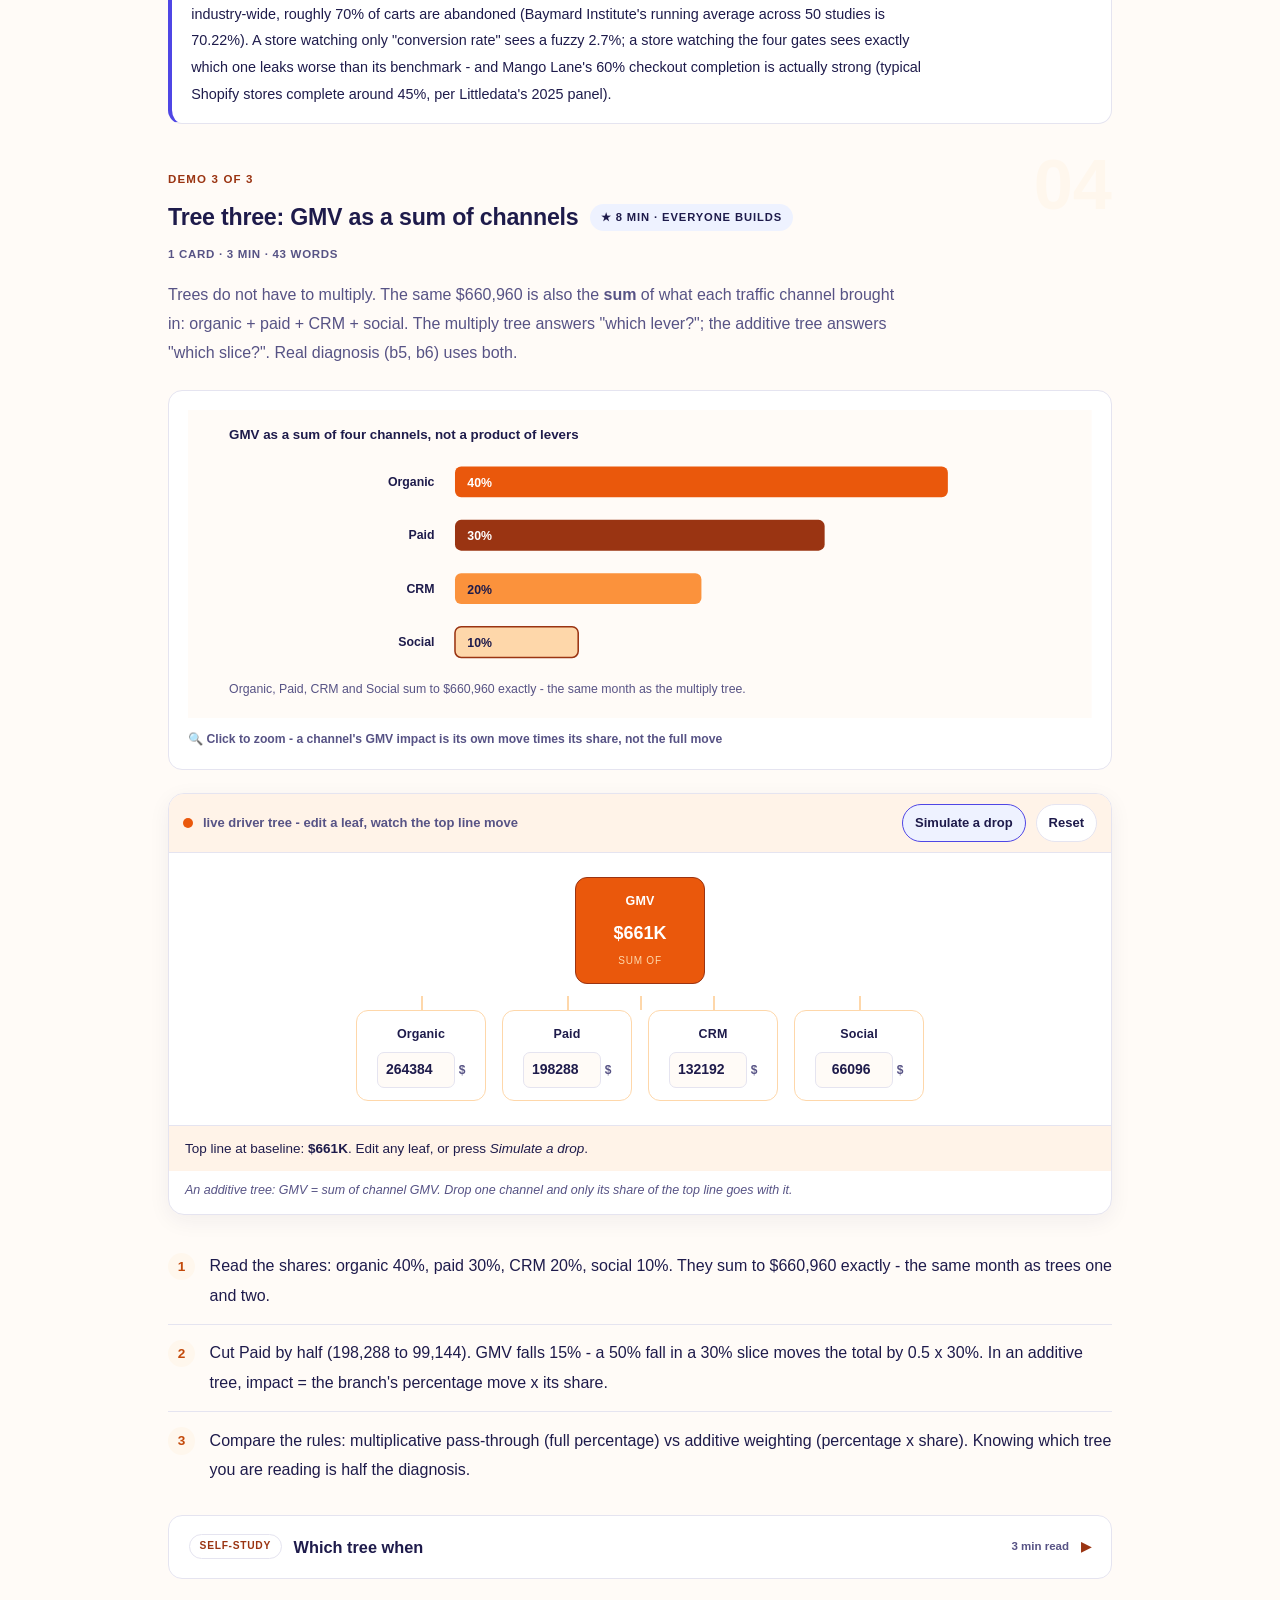
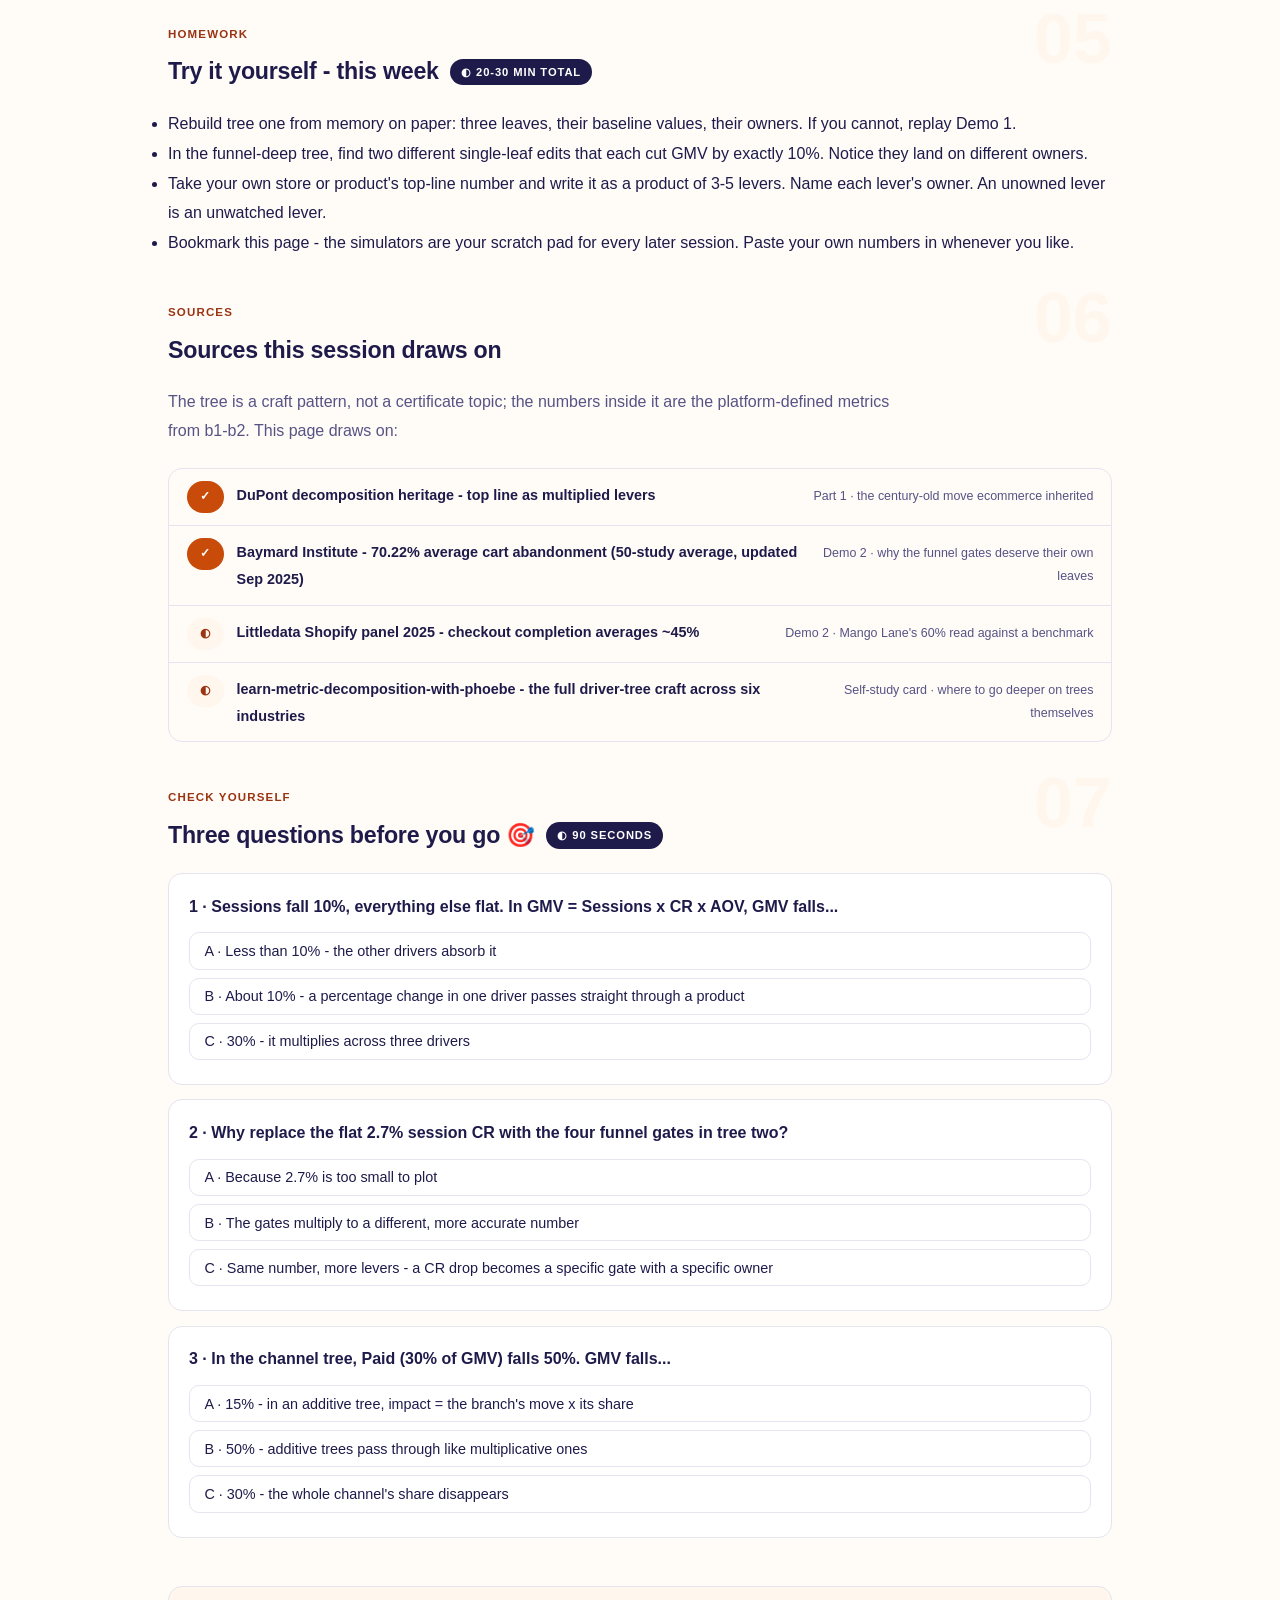
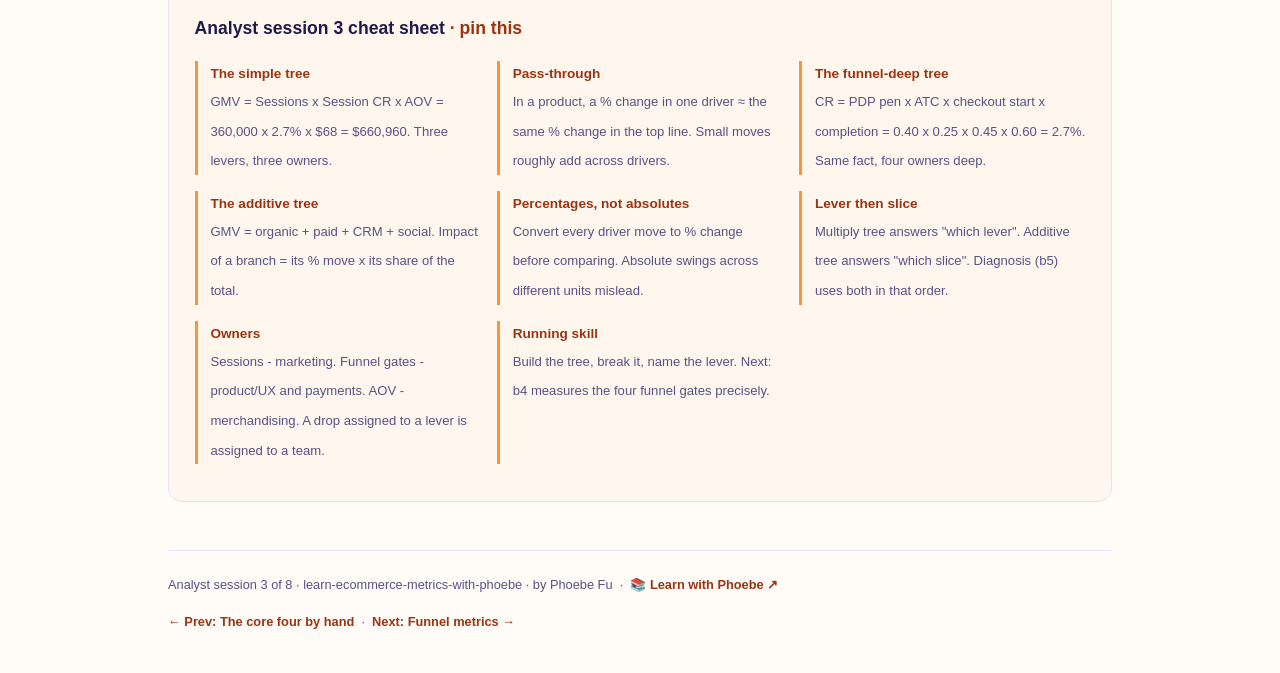
<file: courses/b3-build-the-gmv-tree.html>
<!DOCTYPE html>
<html lang="en">
<head>
<meta charset="UTF-8">
<meta name="viewport" content="width=device-width, initial-scale=1.0">
<!-- social:start -->
<meta name="description" content="You know the store (b1) and you can compute UV, session CR, AOV, and GMV by hand (b2). This session turns those isolated numbers into a structure : a tree where GMV sits at the root and...">
<meta property="og:type" content="article">
<meta property="og:site_name" content="Learn with Phoebe">
<meta property="og:title" content="Build the GMV driver tree - learn ecommerce metrics with phoebe">
<meta property="og:description" content="You know the store (b1) and you can compute UV, session CR, AOV, and GMV by hand (b2). This session turns those isolated numbers into a structure : a tree where GMV sits at the root and...">
<meta property="og:url" content="https://phoebefu6.github.io/learn-ecommerce-metrics-with-phoebe/courses/b3-build-the-gmv-tree.html">
<meta property="og:image" content="https://phoebefu6.github.io/learn-ecommerce-metrics-with-phoebe/assets/og-cover.png">
<meta property="og:image:width" content="1200">
<meta property="og:image:height" content="630">
<meta name="twitter:card" content="summary_large_image">
<meta name="twitter:title" content="Build the GMV driver tree - learn ecommerce metrics with phoebe">
<meta name="twitter:description" content="You know the store (b1) and you can compute UV, session CR, AOV, and GMV by hand (b2). This session turns those isolated numbers into a structure : a tree where GMV sits at the root and...">
<meta name="twitter:image" content="https://phoebefu6.github.io/learn-ecommerce-metrics-with-phoebe/assets/og-cover.png">
<!-- social:end -->
<title>Analyst session 3 · Build the GMV driver tree - learn ecommerce metrics with phoebe</title>
<link rel="stylesheet" href="../assets/style.css?v=34">
</head>
<body>

<div class="toolbar">
  <div class="wrap">
    <span class="crumb"><a href="../index.html">learn-ecommerce-metrics-with-phoebe</a> / Analyst session 3 of 8</span>
    <button class="btn" id="toggle-all" type="button">Expand all</button>
    <button class="btn primary" id="zoom-toggle" type="button">Projector zoom: off</button>
  </div>
</div>

<header class="masthead">
  <div class="wrap">
    <div class="eyebrow">Learn Ecommerce Metrics with Phoebe · Analyst track · Session 3 of 8</div>
    <h1>Build the <span class="accent">GMV driver tree</span></h1>
    <p class="sub">In b2 you computed Mango Lane's core four by hand. Today you wire them together. GMV is not a number you control - it is what falls out when sessions, conversion, and order value multiply. A driver tree writes that relationship down and makes it pokeable. You build three trees live: the simple one, the funnel-deep one, and the channel one - and every leaf is editable.</p>
    <div class="chip-row">
      <span class="chip level">🟢 Analyst track</span>
      <span class="chip audience">Analysts · marketers · ops · founders</span>
      <span class="chip audience">▶ Live tree simulator</span>
      <span class="chip time">45 min</span>
    </div>
    <div class="agenda">
      <span class="a1" style="flex:1">0-3 · Welcome</span>
      <span class="a2" style="flex:4">3-15 · The multiply rule</span>
      <span class="a3" style="flex:6">15-42 · Build all three trees</span>
      <span class="a4" style="flex:1">42-45 · Q&amp;A</span>
    </div>
  </div>
</header>

<main class="wrap">

  <!-- ============ INTRO ============ -->
  <section class="section" id="intro">
    <div class="section-kicker">
      <span class="klabel">Part 0</span>
      <h2>Where you are</h2>
    </div>
    <p class="lede">You know the store (b1) and you can compute UV, session CR, AOV, and GMV by hand (b2). This session turns those isolated numbers into a <strong>structure</strong>: a tree where GMV sits at the root and every number under it is a lever someone at Mango Lane owns. In b4 the tree grows the full funnel; in b5 you use it to diagnose a real drop. This is the course's centerpiece skill.</p>
    <div class="legend">
      <span class="pill solid">Live - presented in session</span>
      <span class="pill light">Self-study - read after class</span>
      <span class="pill peach">▶ Live tree - editable &amp; runnable</span>
      <span class="pill inkpill">Sources covered</span>
    </div>
    <div class="callout win">
      <strong>★ What you walk out with today</strong>
      Three working GMV trees you built and broke yourself, the percentage pass-through rule that lets you read a drop off the branches, and the reflex of asking "which lever?" before "why?".
    </div>
  </section>

  <!-- ============ PART 1: THE MULTIPLY RULE ============ -->
  <section class="section" id="multiply">
    <div class="section-kicker">
      <span class="klabel">Part 1 · covers the multiplicative decomposition + pass-through</span>
      <h2>GMV is a product, and products pass through <span class="tag concept">10 min live</span></h2>
    </div>
    <p class="lede">Mango Lane's month: 360,000 sessions x 2.7% session CR x $68 AOV = <strong>$660,960 GMV</strong>. Because the top line is a pure product, a percentage change in any single driver flows to the top line as roughly the same percentage. Sessions down 10%, everything else flat? GMV down 10%. Conversion down 10% <em>and</em> AOV down 5%? GMV down about 15%. That clean pass-through is the entire trick behind fast diagnosis.</p>

    <figure class="zoomable">
      <svg viewBox="0 0 880 300" xmlns="http://www.w3.org/2000/svg" role="img" aria-label="Mango Lane GMV decomposed into sessions, conversion rate, and AOV with owners">
      <style>
        .gtT { font: 800 15px Inter, sans-serif; fill: #FFFFFF; }
        .gtH { font: 700 13px Inter, sans-serif; fill: #1E1B4B; }
        .gtV { font: 800 15px Inter, sans-serif; fill: #9A3412; }
        .gtC { font: 400 11px Inter, sans-serif; fill: #575385; }
        .gtN { font: 600 12.5px Inter, sans-serif; fill: #1E1B4B; }
        .gtLine { stroke: #FED7AA; stroke-width: 2; fill: none; }
        .gtX { font: 700 14px Inter, sans-serif; fill: #FB923C; }
      </style>
        <rect x="350" y="26" width="180" height="54" rx="10" fill="#EA580C"/>
        <text class="gtT" x="440" y="49" text-anchor="middle">GMV</text>
        <text class="gtT" x="440" y="68" text-anchor="middle" style="font-size:12px">$660,960 / mo</text>

        <path class="gtLine" d="M440,80 L440,102 M160,102 L720,102 M160,102 L160,124 M440,102 L440,124 M720,102 L720,124"/>

        <rect x="70" y="124" width="180" height="78" rx="10" fill="#FFF7ED" stroke="#FED7AA"/>
        <text class="gtH" x="160" y="148" text-anchor="middle">Sessions</text>
        <text class="gtV" x="160" y="170" text-anchor="middle">360,000</text>
        <text class="gtC" x="160" y="188" text-anchor="middle">marketing owns it</text>

        <rect x="350" y="124" width="180" height="78" rx="10" fill="#FFF7ED" stroke="#FED7AA"/>
        <text class="gtH" x="440" y="148" text-anchor="middle">Session CR</text>
        <text class="gtV" x="440" y="170" text-anchor="middle">2.7%</text>
        <text class="gtC" x="440" y="188" text-anchor="middle">product/UX owns it</text>

        <rect x="630" y="124" width="180" height="78" rx="10" fill="#FFF7ED" stroke="#FED7AA"/>
        <text class="gtH" x="720" y="148" text-anchor="middle">AOV</text>
        <text class="gtV" x="720" y="170" text-anchor="middle">$68</text>
        <text class="gtC" x="720" y="188" text-anchor="middle">merchandising owns it</text>

        <text class="gtX" x="290" y="116" text-anchor="middle">x</text>
        <text class="gtX" x="570" y="116" text-anchor="middle">x</text>

        <rect x="70" y="256" width="14" height="14" rx="3" fill="#4F46E5"/>
        <text class="gtN" x="94" y="268">Every lever has an owner. A drop assigned to a lever is a drop assigned to a team.</text>
      </svg>
      <figcaption>🔍 Click to zoom - the simple GMV tree: three levers, three owners</figcaption>
    </figure>

    <details class="card" open>
      <summary><span class="mode live">Live</span>The pass-through rule, precisely<span class="mini">4 min</span><span class="caret">▶</span></summary>
      <div class="body">
        <p>For the small moves you see week to week, <strong>percentage changes in a product roughly add</strong>. If sessions fall 10% and CR falls 5%, GMV falls about 15% (exactly: 1 − 0.90 × 0.95 = 14.5%). Two consequences:</p>
        <ul>
          <li><strong>Diagnosis is subtraction.</strong> GMV fell 12%? Find drivers whose percentage falls sum to about 12 and you have explained the drop.</li>
          <li><strong>Percentages, never absolutes.</strong> "Sessions fell 36,000" and "AOV fell $7" cannot be compared. "Sessions fell 10%" and "AOV fell 10%" hit GMV identically. Always convert to percentage change per driver first.</li>
        </ul>
        <div class="callout tip">
          <strong>The one trap</strong>
          Pass-through works driver by driver only when the drivers are roughly independent. A price cut that lifts CR while cutting AOV moves two levers at once - the tree still shows both moves, but crediting "the price change" needs both branches read together.
        </div>
      </div>
    </details>

    <details class="card">
      <summary><span class="mode self">Self-study</span>Where this idea comes from<span class="mini">2 min read</span><span class="caret">▶</span></summary>
      <div class="body">
        <p>Breaking a top-line ratio into multiplied levers is the <strong>DuPont analysis</strong> move from the 1910s (return on equity = margin x turnover x leverage), and it never stopped working. Ecommerce inherited it as GMV = traffic x conversion x AOV. If driver trees themselves fascinate you - additive trees, flow bridges, leading indicators - the sibling course <a href="https://phoebefu6.github.io/learn-metric-decomposition-with-phoebe/">learn-metric-decomposition-with-phoebe</a> teaches the pattern across six industries. This course keeps the focus on the ecommerce numbers themselves.</p>
      </div>
    </details>
  </section>

  <!-- ============ DEMO 1: SIMPLE TREE ============ -->
  <section class="section" id="demo-1">
    <div class="section-kicker">
      <span class="klabel">Demo 1 of 3</span>
      <h2>Tree one: the simple GMV tree <span class="tag demo">★ 8 min · everyone builds</span></h2>
    </div>
    <p class="lede">Here is Mango Lane's simple tree as a live simulator. Every leaf is editable and GMV recomputes instantly. Read the baseline, then run the drills below.</p>

    <div class="treebox" data-caption="Edit Sessions, Session CR, or AOV and GMV recomputes. Press Simulate a drop, then trace the coral trail to the driver that moved.">
      <pre class="tree-src">{
  "unit": "$",
  "root": {
    "label": "GMV", "op": "x",
    "children": [
      { "label": "Sessions",   "value": 360000, "unit": "sessions" },
      { "label": "Session CR", "value": 0.027,  "pct": true },
      { "label": "AOV",        "value": 68,     "unit": "$" }
    ]
  }
}</pre>
    </div>

    <div class="steps">
      <div class="step"><p>Read the baseline: 360,000 x 2.7% x $68 = about $661K. Match it to the b2 numbers you computed by hand - same store, same month.</p></div>
      <div class="step"><p>Drop Session CR from 2.7 to 2.43 (exactly −10%). Watch GMV fall 10%. That is pass-through, live.</p></div>
      <div class="step"><p>Reset. Now raise AOV from 68 to 74.80 (+10%). GMV rises 10%. Levers work in both directions.</p></div>
      <div class="step"><p>Press <strong>Simulate a drop</strong>. One driver falls at random and its path lights coral. Say the diagnosis out loud: "GMV fell X% because [driver] fell Y%."</p></div>
    </div>
  </section>

  <!-- ============ DEMO 2: FUNNEL-DEEP TREE ============ -->
  <section class="section" id="demo-2">
    <div class="section-kicker">
      <span class="klabel">Demo 2 of 3</span>
      <h2>Tree two: open the conversion black box <span class="tag demo">★ 10 min · everyone builds</span></h2>
    </div>
    <p class="lede">"Session CR fell" is better than "GMV fell", but CR is still a black box - it hides the whole shopping journey. Replace the single 2.7% with the chain that produces it: PDP penetration (40% of sessions reach a product page) x add-to-cart (25% of those) x checkout start (45% of those) x checkout completion (60% of those). Multiply the chain: 0.40 x 0.25 x 0.45 x 0.60 = 2.7%. Same number, four levers deep.</p>
<figure class="zoomable">
  <svg viewBox="0 0 880 300" xmlns="http://www.w3.org/2000/svg" role="img" aria-label="Bar chart of Mango Lane's four funnel gates opened out of the session conversion rate: PDP penetration 40%, add-to-cart 25%, checkout start 45%, checkout completion 60%, whose product multiplies exactly to the 2.7% session conversion rate.">
    <style>
      .b3fT{font:700 13px Inter,sans-serif;fill:#1E1B4B;}
      .b3fL{font:600 12px Inter,sans-serif;fill:#1E1B4B;}
      .b3fV{font:700 12px Inter,sans-serif;fill:#FFFFFF;}
      .b3fN{font:400 12px Inter,sans-serif;fill:#575385;}
    </style>
    <rect x="0" y="0" width="880" height="300" fill="#FFFBF7"/>
    <text class="b3fT" x="40" y="28">The 2.7% conversion rate, opened into its four gates</text>

    <text class="b3fL" x="240" y="74" text-anchor="end">PDP penetration</text>
    <rect x="260" y="55" width="320" height="30" rx="6" fill="#EA580C"/>
    <text class="b3fV" x="272" y="75">40%</text>

    <text class="b3fL" x="240" y="126" text-anchor="end">Add-to-cart rate</text>
    <rect x="260" y="107" width="200" height="30" rx="6" fill="#EA580C"/>
    <text class="b3fV" x="272" y="127">25%</text>

    <text class="b3fL" x="240" y="178" text-anchor="end">Checkout start</text>
    <rect x="260" y="159" width="360" height="30" rx="6" fill="#EA580C"/>
    <text class="b3fV" x="272" y="179">45%</text>

    <text class="b3fL" x="240" y="230" text-anchor="end">Checkout completion</text>
    <rect x="260" y="211" width="480" height="30" rx="6" fill="#EA580C"/>
    <text class="b3fV" x="272" y="231">60%</text>

    <text class="b3fN" x="40" y="276">0.40 x 0.25 x 0.45 x 0.60 = 2.7% exactly - the four gates multiply straight to session CR.</text>
  </svg>
  <figcaption>🔍 Click to zoom - four gates multiply to one conversion rate, not four separate stories</figcaption>
</figure>


    <div class="treebox" data-caption="Orders = sessions through the four funnel gates. Every gate is a lever with its own owner - edit any of them.">
      <pre class="tree-src">{
  "unit": "$",
  "root": {
    "label": "GMV", "op": "x",
    "children": [
      { "label": "Orders", "op": "x", "unit": "orders", "children": [
        { "label": "Sessions",          "value": 360000, "unit": "sessions" },
        { "label": "PDP penetration",   "value": 0.40, "pct": true },
        { "label": "Add-to-cart rate",  "value": 0.25, "pct": true },
        { "label": "Checkout start",    "value": 0.45, "pct": true },
        { "label": "Checkout completion","value": 0.60, "pct": true }
      ] },
      { "label": "AOV", "value": 68, "unit": "$" }
    ]
  }
}</pre>
    </div>

    <div class="steps">
      <div class="step"><p>Read the middle node: Orders = 9,720. The funnel chain and the flat 2.7% CR are the same fact at two zoom levels.</p></div>
      <div class="step"><p>Cut Checkout completion from 60 to 48 (−20%). GMV falls 20% - a checkout bug passes straight through, however healthy the rest of the funnel is.</p></div>
      <div class="step"><p>Reset. Cut PDP penetration from 40 to 36 (−10%). Same −10% GMV. A navigation problem and a payment problem hit the top line by the same rule - but land on different teams' desks.</p></div>
      <div class="step"><p>Simulate a drop and name the guilty <em>gate</em>, not just "conversion". That precision is what b4 measures and b5 exploits.</p></div>
    </div>

    <div class="callout example">
      <span class="ex-pill">Real world</span>
      <p><strong>Why the deep tree earns its keep:</strong> industry-wide, roughly 70% of carts are abandoned (Baymard Institute's running average across 50 studies is 70.22%). A store watching only "conversion rate" sees a fuzzy 2.7%; a store watching the four gates sees exactly which one leaks worse than its benchmark - and Mango Lane's 60% checkout completion is actually strong (typical Shopify stores complete around 45%, per Littledata's 2025 panel).</p>
    </div>
  </section>

  <!-- ============ DEMO 3: CHANNEL TREE ============ -->
  <section class="section" id="demo-3">
    <div class="section-kicker">
      <span class="klabel">Demo 3 of 3</span>
      <h2>Tree three: GMV as a sum of channels <span class="tag demo">★ 8 min · everyone builds</span></h2>
    </div>
    <p class="lede">Trees do not have to multiply. The same $660,960 is also the <strong>sum</strong> of what each traffic channel brought in: organic + paid + CRM + social. The multiply tree answers "which lever?"; the additive tree answers "which slice?". Real diagnosis (b5, b6) uses both.</p>
<figure class="zoomable">
  <svg viewBox="0 0 880 300" xmlns="http://www.w3.org/2000/svg" role="img" aria-label="Bar chart of Mango Lane's GMV split by channel: organic 40%, paid 30%, CRM 20%, and social 10%, which sum to the full $660,960 GMV for the month.">
    <style>
      .b3cT{font:700 13px Inter,sans-serif;fill:#1E1B4B;}
      .b3cL{font:600 12px Inter,sans-serif;fill:#1E1B4B;}
      .b3cVw{font:700 12px Inter,sans-serif;fill:#FFFFFF;}
      .b3cVi{font:700 12px Inter,sans-serif;fill:#1E1B4B;}
      .b3cN{font:400 12px Inter,sans-serif;fill:#575385;}
    </style>
    <rect x="0" y="0" width="880" height="300" fill="#FFFBF7"/>
    <text class="b3cT" x="40" y="28">GMV as a sum of four channels, not a product of levers</text>

    <text class="b3cL" x="240" y="74" text-anchor="end">Organic</text>
    <rect x="260" y="55" width="480" height="30" rx="6" fill="#EA580C"/>
    <text class="b3cVw" x="272" y="75">40%</text>

    <text class="b3cL" x="240" y="126" text-anchor="end">Paid</text>
    <rect x="260" y="107" width="360" height="30" rx="6" fill="#9A3412"/>
    <text class="b3cVw" x="272" y="127">30%</text>

    <text class="b3cL" x="240" y="178" text-anchor="end">CRM</text>
    <rect x="260" y="159" width="240" height="30" rx="6" fill="#FB923C"/>
    <text class="b3cVi" x="272" y="179">20%</text>

    <text class="b3cL" x="240" y="230" text-anchor="end">Social</text>
    <rect x="260" y="211" width="120" height="30" rx="6" fill="#FED7AA" stroke="#9A3412" stroke-width="1.5"/>
    <text class="b3cVi" x="272" y="231">10%</text>

    <text class="b3cN" x="40" y="276">Organic, Paid, CRM and Social sum to $660,960 exactly - the same month as the multiply tree.</text>
  </svg>
  <figcaption>🔍 Click to zoom - a channel's GMV impact is its own move times its share, not the full move</figcaption>
</figure>


    <div class="treebox" data-caption="An additive tree: GMV = sum of channel GMV. Drop one channel and only its share of the top line goes with it.">
      <pre class="tree-src">{
  "unit": "$",
  "root": {
    "label": "GMV", "op": "+",
    "children": [
      { "label": "Organic", "value": 264384, "unit": "$" },
      { "label": "Paid",    "value": 198288, "unit": "$" },
      { "label": "CRM",     "value": 132192, "unit": "$" },
      { "label": "Social",  "value": 66096,  "unit": "$" }
    ]
  }
}</pre>
    </div>

    <div class="steps">
      <div class="step"><p>Read the shares: organic 40%, paid 30%, CRM 20%, social 10%. They sum to $660,960 exactly - the same month as trees one and two.</p></div>
      <div class="step"><p>Cut Paid by half (198,288 to 99,144). GMV falls 15% - a 50% fall in a 30% slice moves the total by 0.5 x 30%. In an additive tree, impact = the branch's percentage move x its share.</p></div>
      <div class="step"><p>Compare the rules: multiplicative pass-through (full percentage) vs additive weighting (percentage x share). Knowing which tree you are reading is half the diagnosis.</p></div>
    </div>

    <details class="card">
      <summary><span class="mode self">Self-study</span>Which tree when<span class="mini">3 min read</span><span class="caret">▶</span></summary>
      <div class="body">
        <table class="clean">
          <thead><tr><th>Question</th><th>Tree</th><th>Rule</th></tr></thead>
          <tbody>
            <tr><td>Which <strong>lever</strong> moved? (rate vs volume vs value)</td><td>Multiplicative (trees 1-2)</td><td>% change passes straight through</td></tr>
            <tr><td>Which <strong>slice</strong> moved? (channel, device, category)</td><td>Additive (tree 3)</td><td>% change x that slice's share</td></tr>
            <tr><td>Both - lever first, then slice</td><td>b5's diagnosis walk</td><td>multiply tree aims you, additive tree locates it</td></tr>
          </tbody>
        </table>
      </div>
    </details>
  </section>

  <!-- ============ HOMEWORK ============ -->
  <section class="section" id="exercise">
    <div class="section-kicker">
      <span class="klabel">Homework</span>
      <h2>Try it yourself - this week <span class="tag exercise">◐ 20-30 min total</span></h2>
    </div>
    <ul>
      <li>Rebuild tree one from memory on paper: three leaves, their baseline values, their owners. If you cannot, replay Demo 1.</li>
      <li>In the funnel-deep tree, find two different single-leaf edits that each cut GMV by exactly 10%. Notice they land on different owners.</li>
      <li>Take your own store or product's top-line number and write it as a product of 3-5 levers. Name each lever's owner. An unowned lever is an unwatched lever.</li>
      <li>Bookmark this page - the simulators are your scratch pad for every later session. Paste your own numbers in whenever you like.</li>
    </ul>
  </section>

  <!-- ============ SOURCES ============ -->
  <section class="section" id="official">
    <div class="section-kicker">
      <span class="klabel">Sources</span>
      <h2>Sources this session draws on</h2>
    </div>
    <p class="lede">The tree is a craft pattern, not a certificate topic; the numbers inside it are the platform-defined metrics from b1-b2. This page draws on:</p>
    <div class="covered">
      <div class="covered-row"><span class="status pill solid">✓</span><span class="name">DuPont decomposition heritage - top line as multiplied levers</span><span class="note">Part 1 · the century-old move ecommerce inherited</span></div>
      <div class="covered-row"><span class="status pill solid">✓</span><span class="name">Baymard Institute - 70.22% average cart abandonment (50-study average, updated Sep 2025)</span><span class="note">Demo 2 · why the funnel gates deserve their own leaves</span></div>
      <div class="covered-row"><span class="status pill light">◐</span><span class="name">Littledata Shopify panel 2025 - checkout completion averages ~45%</span><span class="note">Demo 2 · Mango Lane's 60% read against a benchmark</span></div>
      <div class="covered-row"><span class="status pill light">◐</span><span class="name">learn-metric-decomposition-with-phoebe - the full driver-tree craft across six industries</span><span class="note">Self-study card · where to go deeper on trees themselves</span></div>
    </div>
  </section>

  <!-- ============ QUIZ ============ -->
  <section class="section" id="quiz">
    <div class="section-kicker">
      <span class="klabel">Check yourself</span>
      <h2>Three questions before you go 🎯 <span class="tag exercise">◐ 90 seconds</span></h2>
    </div>
    <div class="quiz-q" data-answer="1">
      <p class="qtext">1 · Sessions fall 10%, everything else flat. In GMV = Sessions x CR x AOV, GMV falls...</p>
      <button class="qopt" type="button">A · Less than 10% - the other drivers absorb it</button>
      <button class="qopt" type="button">B · About 10% - a percentage change in one driver passes straight through a product</button>
      <button class="qopt" type="button">C · 30% - it multiplies across three drivers</button>
      <p class="qwhy">In a multiplicative tree, a single driver's percentage change flows to the top line at the same percentage. That pass-through is what makes the tree readable at a glance.</p>
    </div>
    <div class="quiz-q" data-answer="2">
      <p class="qtext">2 · Why replace the flat 2.7% session CR with the four funnel gates in tree two?</p>
      <button class="qopt" type="button">A · Because 2.7% is too small to plot</button>
      <button class="qopt" type="button">B · The gates multiply to a different, more accurate number</button>
      <button class="qopt" type="button">C · Same number, more levers - a CR drop becomes a specific gate with a specific owner</button>
      <p class="qwhy">0.40 x 0.25 x 0.45 x 0.60 = 2.7% exactly. The deep tree adds no new data - it adds addressability: a navigation problem and a payment bug stop looking identical.</p>
    </div>
    <div class="quiz-q" data-answer="0">
      <p class="qtext">3 · In the channel tree, Paid (30% of GMV) falls 50%. GMV falls...</p>
      <button class="qopt" type="button">A · 15% - in an additive tree, impact = the branch's move x its share</button>
      <button class="qopt" type="button">B · 50% - additive trees pass through like multiplicative ones</button>
      <button class="qopt" type="button">C · 30% - the whole channel's share disappears</button>
      <p class="qwhy">Additive branches are weighted by share: 50% x 30% = 15%. Multiplicative levers pass through in full; additive slices pass through by weight. Know which tree you are reading.</p>
    </div>
    <p class="quiz-score"></p>
  </section>

  <!-- ============ CHEAT SHEET ============ -->
  <section class="cheat" id="cheatsheet">
    <h3>Analyst session 3 cheat sheet <span>· pin this</span></h3>
    <div class="grid-2">
      <div class="cheat-item"><b>The simple tree</b><span>GMV = Sessions x Session CR x AOV = 360,000 x 2.7% x $68 = $660,960. Three levers, three owners.</span></div>
      <div class="cheat-item"><b>Pass-through</b><span>In a product, a % change in one driver ≈ the same % change in the top line. Small moves roughly add across drivers.</span></div>
      <div class="cheat-item"><b>The funnel-deep tree</b><span>CR = PDP pen x ATC x checkout start x completion = 0.40 x 0.25 x 0.45 x 0.60 = 2.7%. Same fact, four owners deep.</span></div>
      <div class="cheat-item"><b>The additive tree</b><span>GMV = organic + paid + CRM + social. Impact of a branch = its % move x its share of the total.</span></div>
      <div class="cheat-item"><b>Percentages, not absolutes</b><span>Convert every driver move to % change before comparing. Absolute swings across different units mislead.</span></div>
      <div class="cheat-item"><b>Lever then slice</b><span>Multiply tree answers "which lever". Additive tree answers "which slice". Diagnosis (b5) uses both in that order.</span></div>
      <div class="cheat-item"><b>Owners</b><span>Sessions - marketing. Funnel gates - product/UX and payments. AOV - merchandising. A drop assigned to a lever is assigned to a team.</span></div>
      <div class="cheat-item"><b>Running skill</b><span>Build the tree, break it, name the lever. Next: b4 measures the four funnel gates precisely.</span></div>
    </div>
  </section>

  <footer class="pagefoot">
    <span>Analyst session 3 of 8 · learn-ecommerce-metrics-with-phoebe · by Phoebe Fu &nbsp;·&nbsp; 📚 <a href="https://phoebefu6.github.io/learn-with-phoebe/">Learn with Phoebe ↗</a></span>
    <span><a href="b2-core-four-by-hand.html">← Prev: The core four by hand</a> &nbsp;·&nbsp; <a href="b4-funnel-metrics.html">Next: Funnel metrics →</a></span>
  </footer>

</main>

<script src="../assets/tree-live.js?v=6"></script>
<script src="../assets/app.js?v=32"></script>
</body>
</html>
</file>
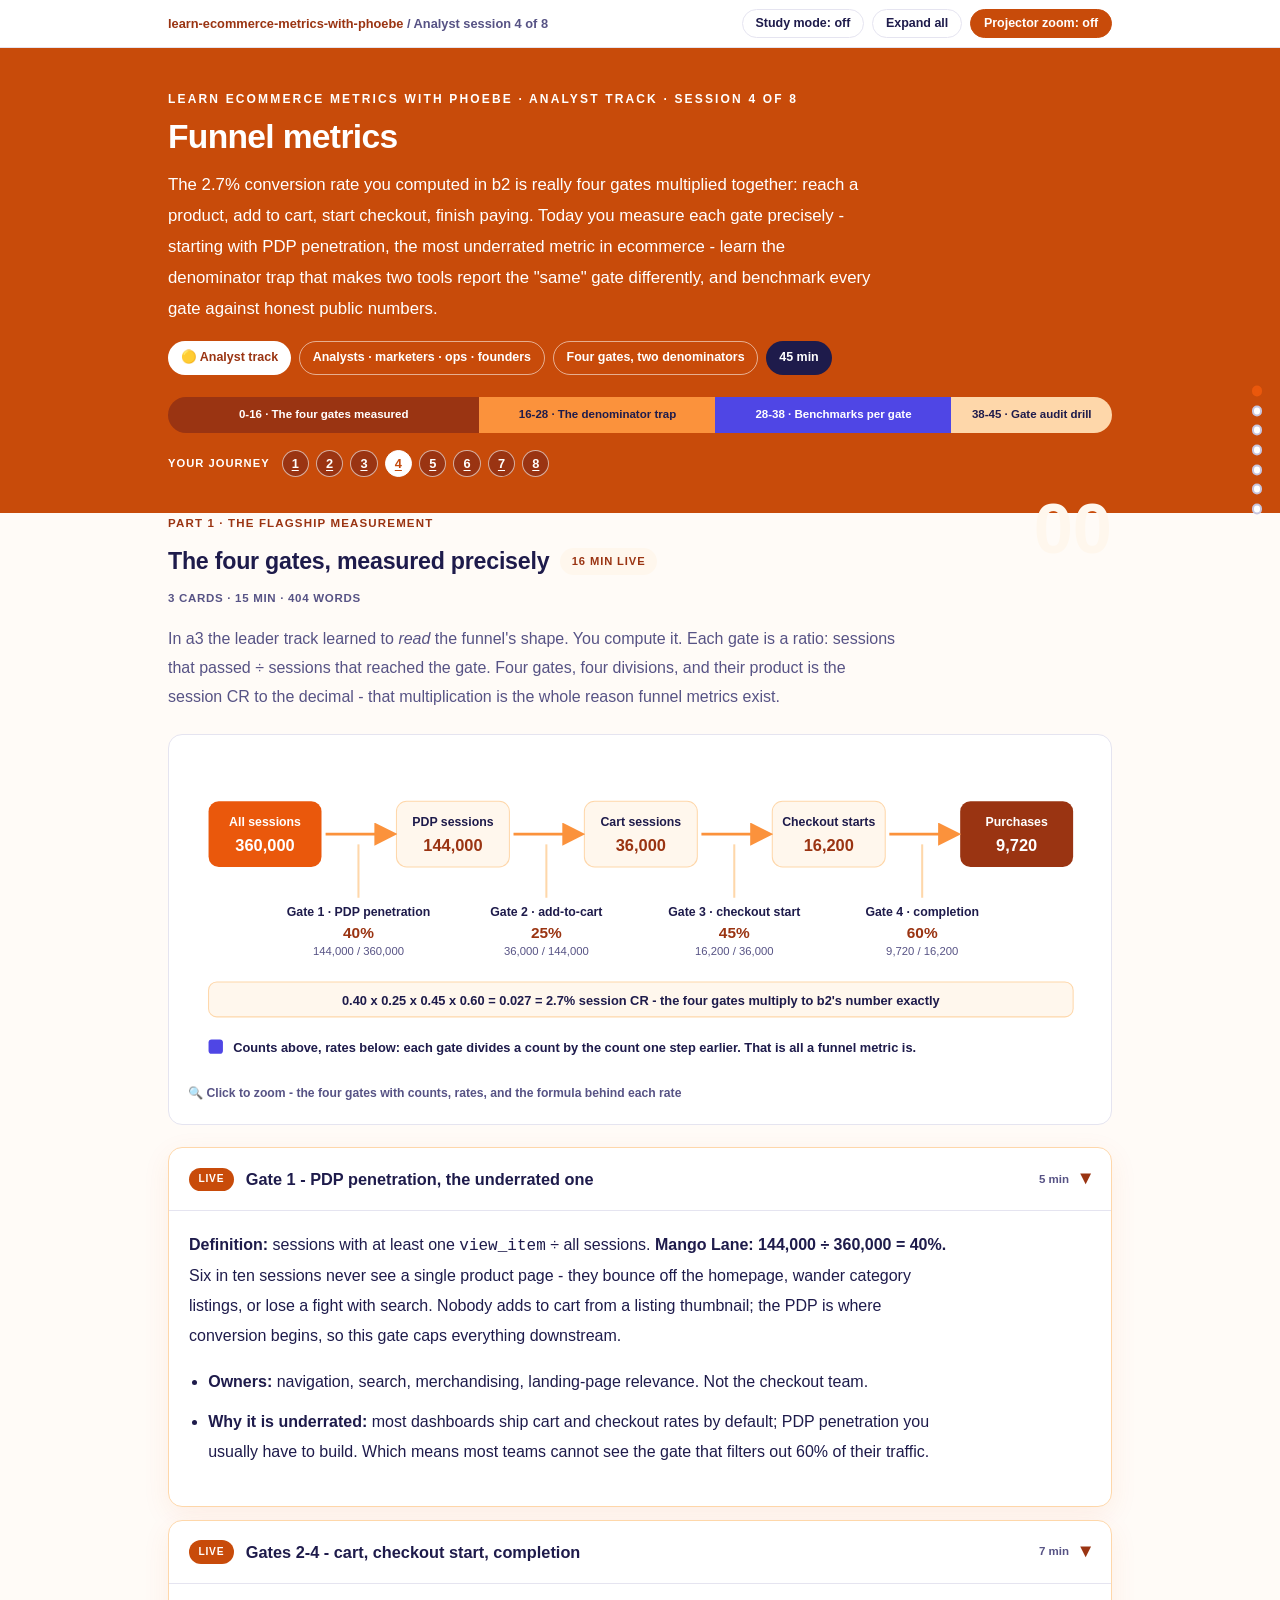
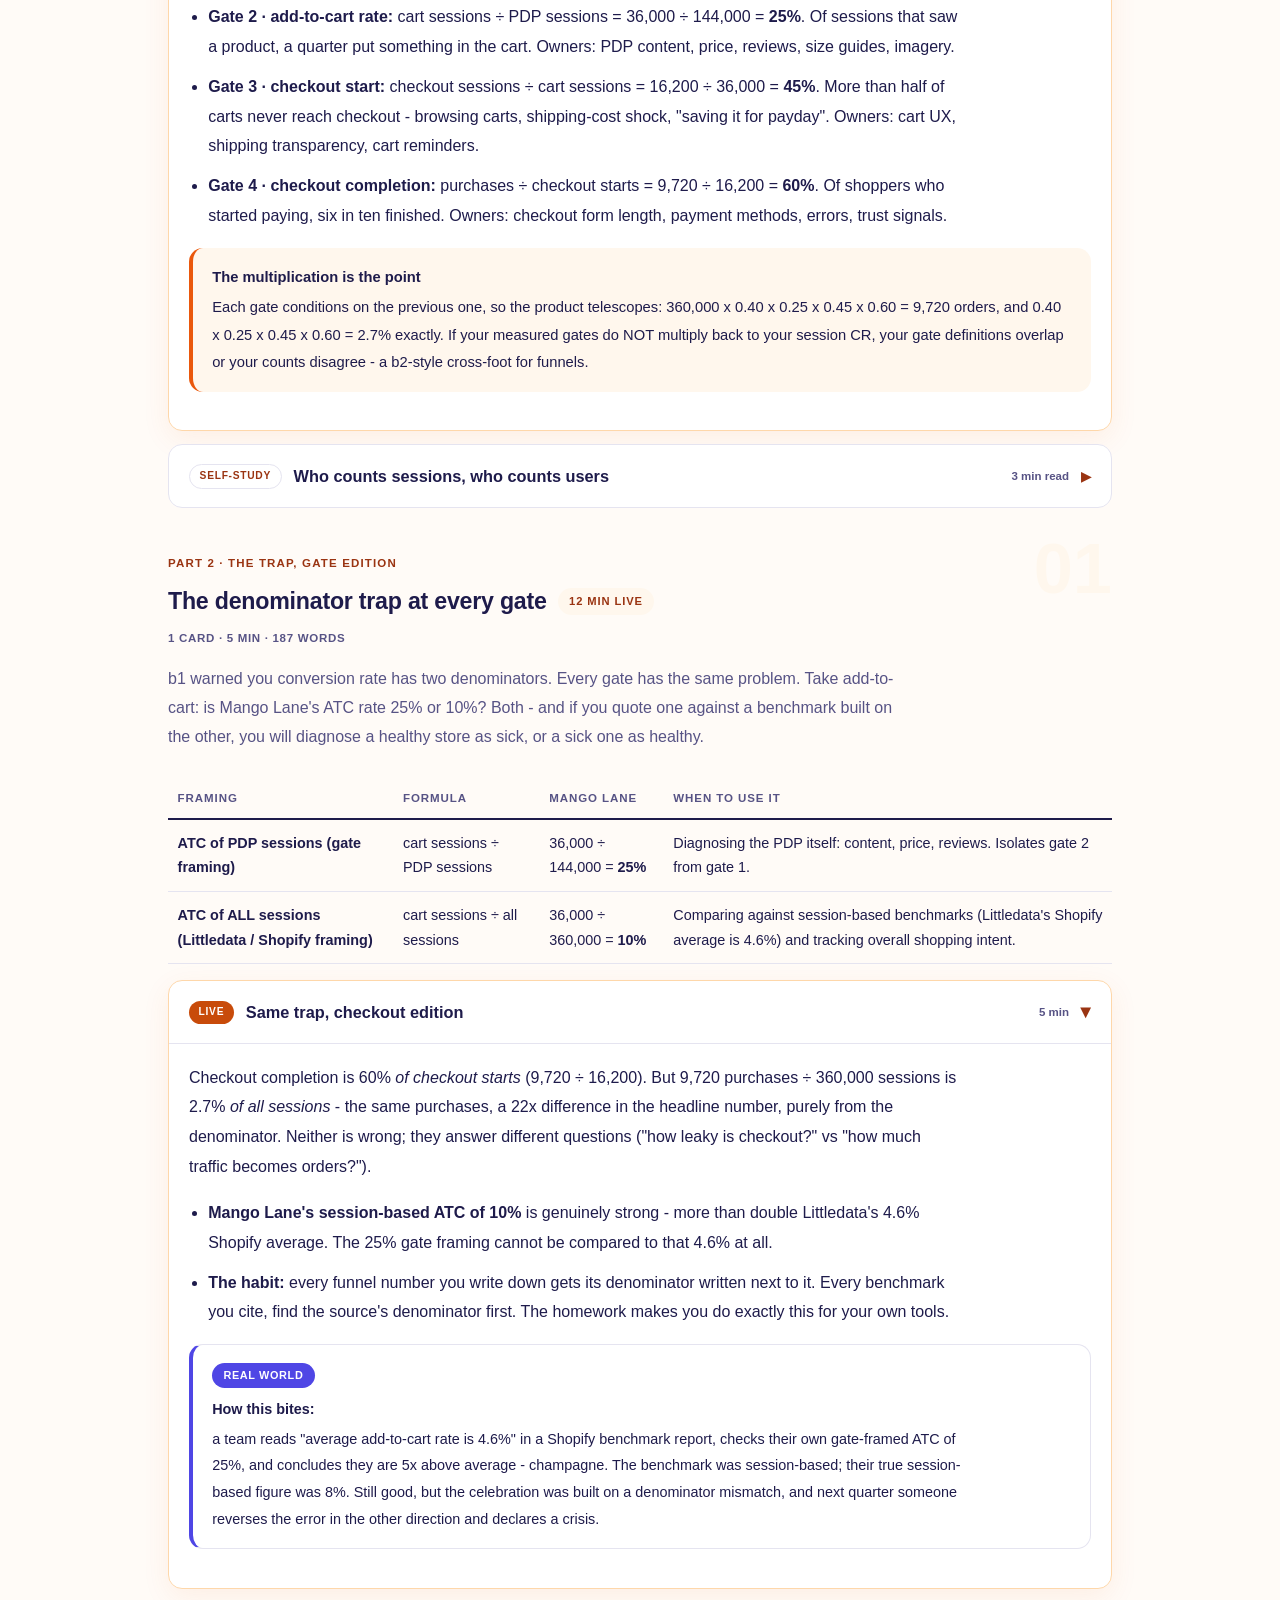
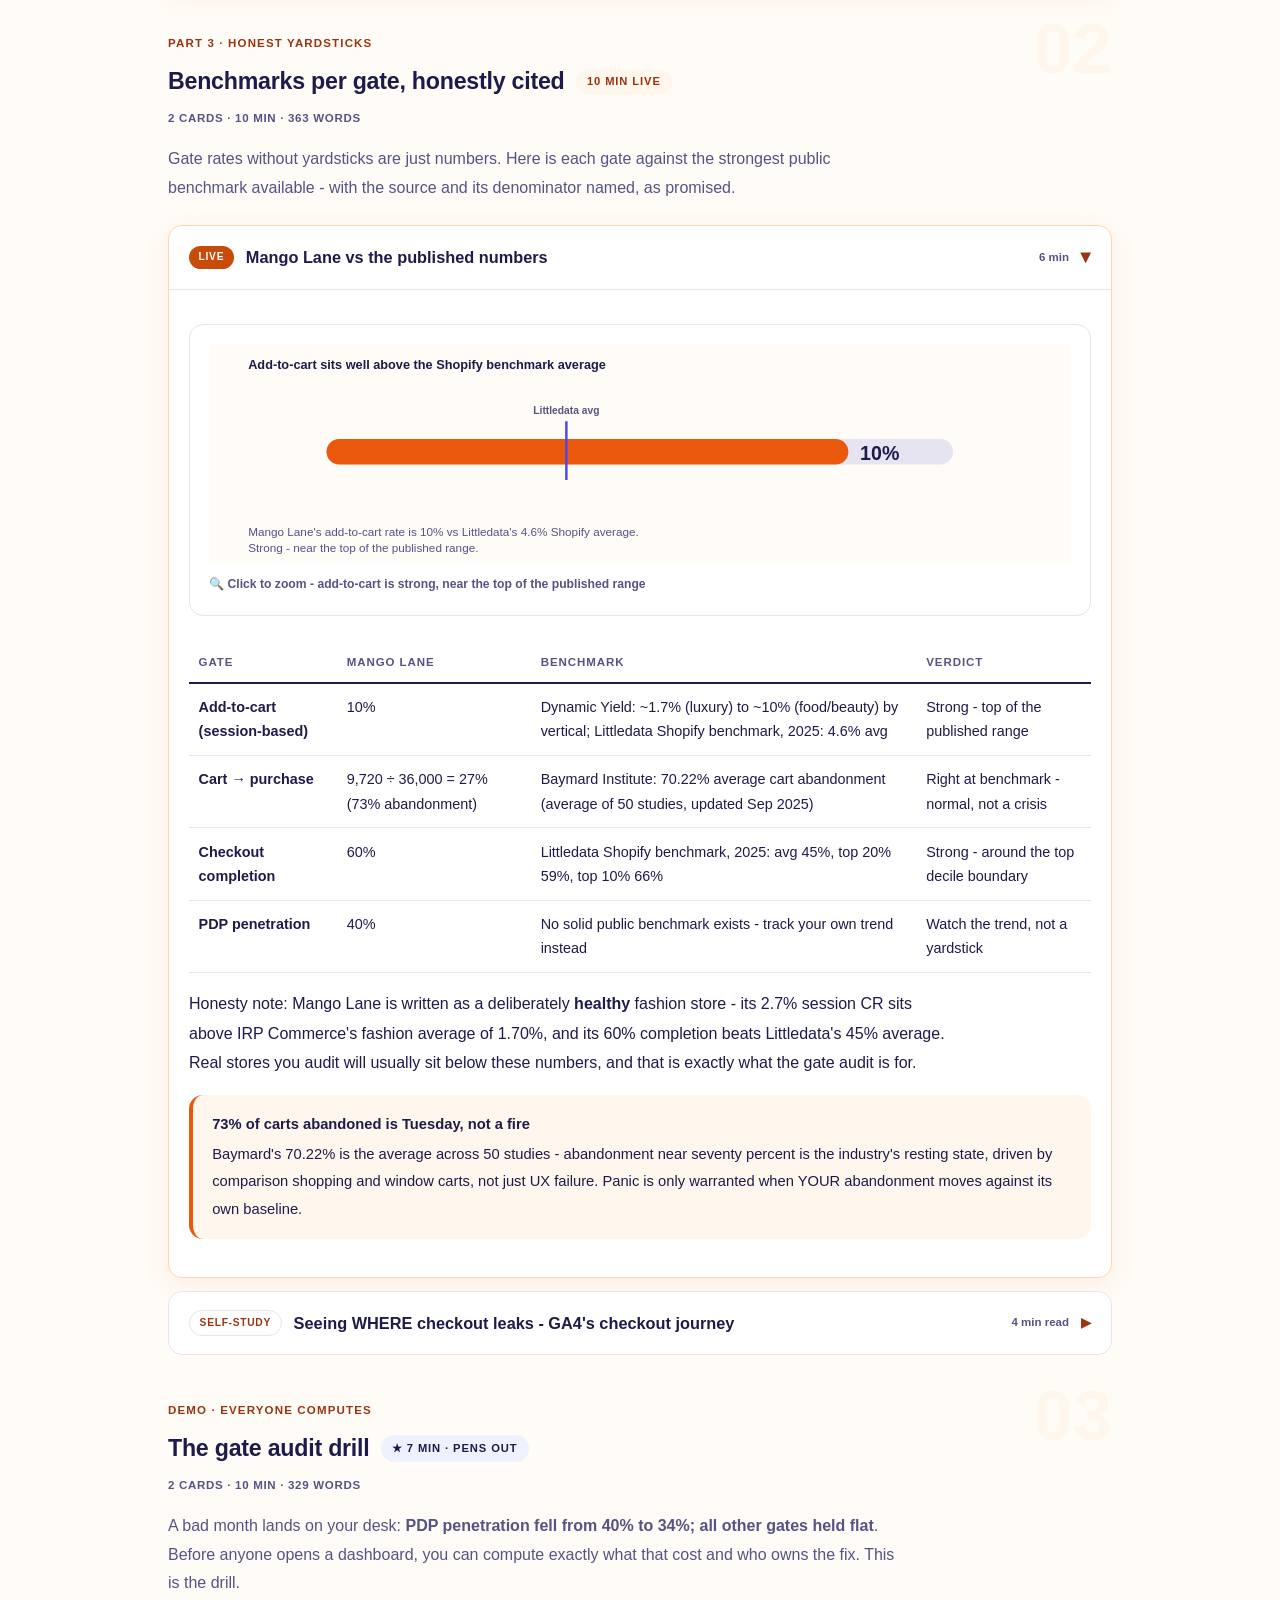
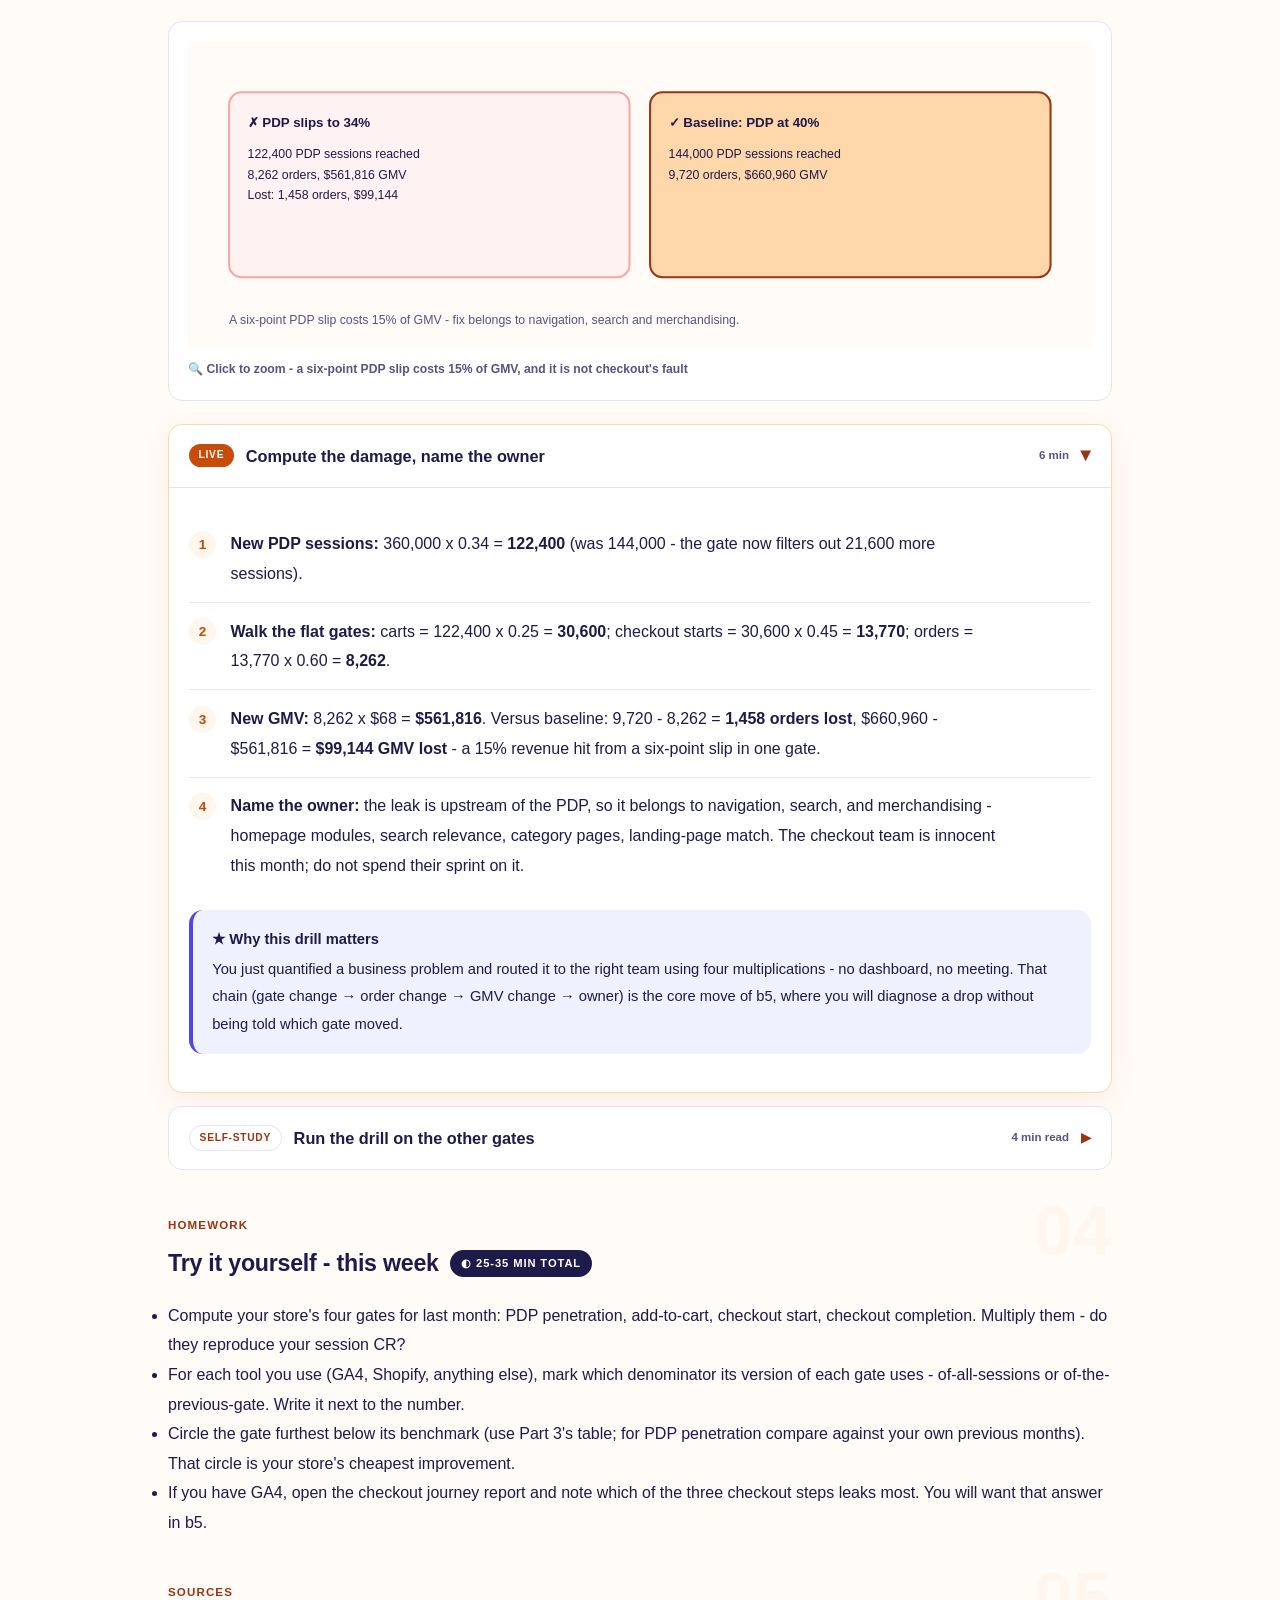
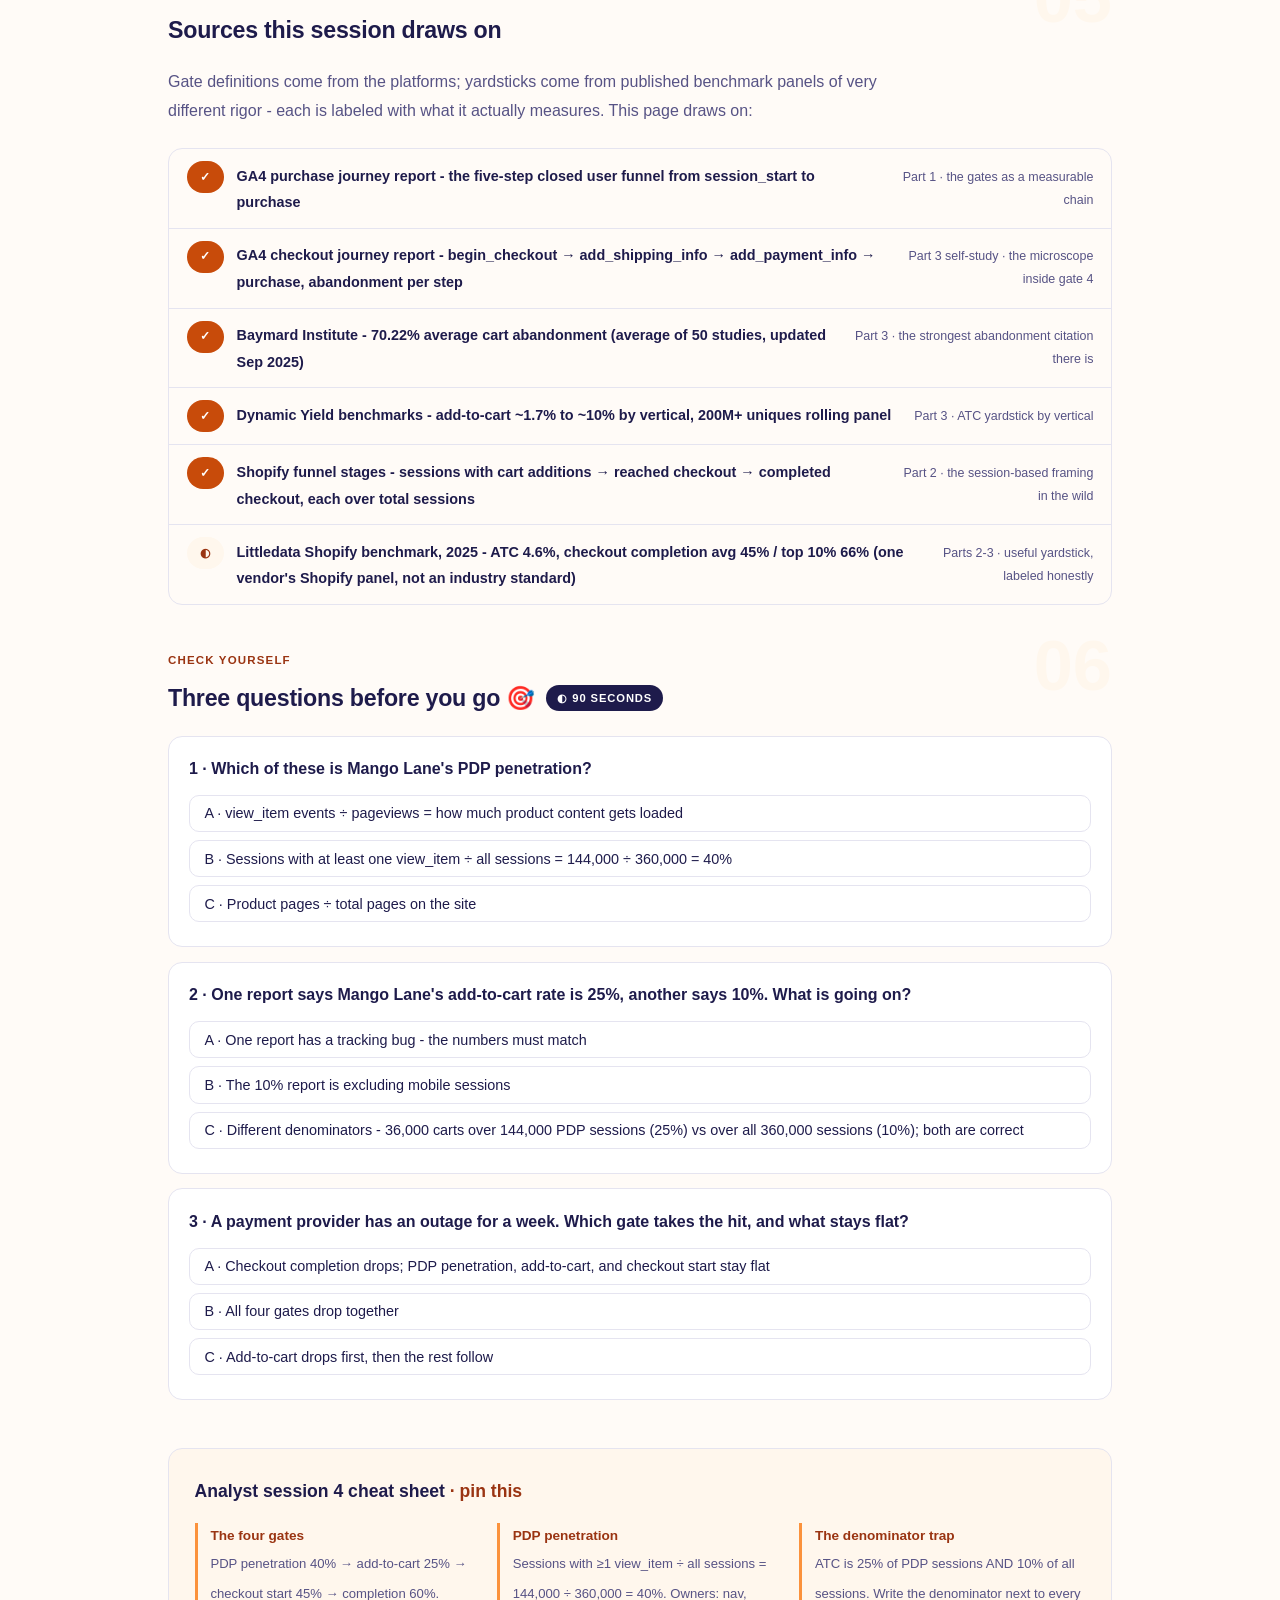
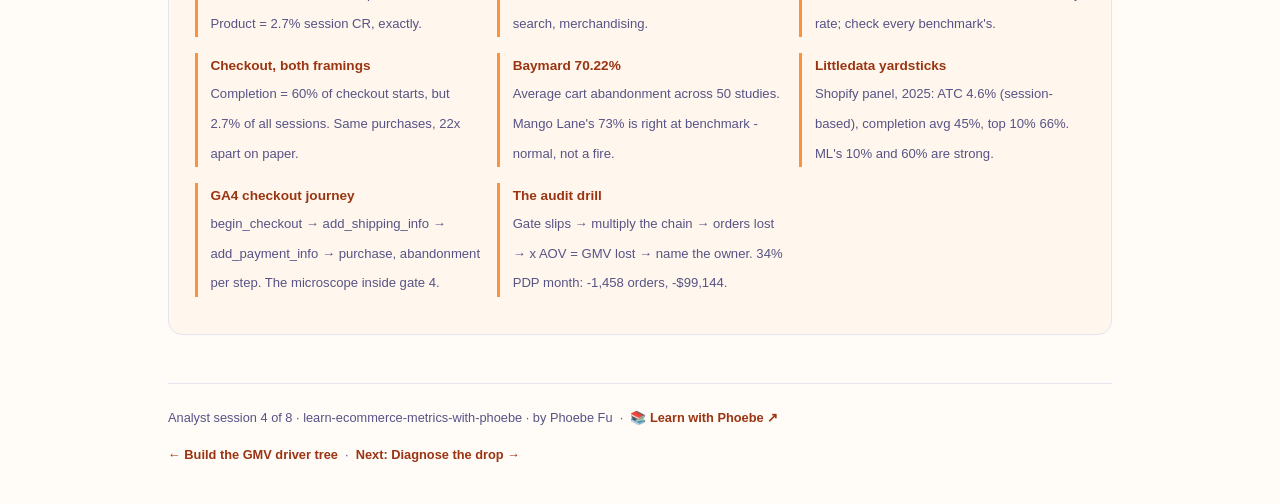
<file: courses/b4-funnel-metrics.html>
<!DOCTYPE html>
<html lang="en">
<head>
<meta charset="UTF-8">
<meta name="viewport" content="width=device-width, initial-scale=1.0">
<!-- social:start -->
<meta name="description" content="In a3 the leader track learned to read the funnel&#x27;s shape. You compute it. Each gate is a ratio: sessions that passed ÷ sessions that reached the gate. Four gates, four divisions, and their...">
<meta property="og:type" content="article">
<meta property="og:site_name" content="Learn with Phoebe">
<meta property="og:title" content="Funnel metrics - learn ecommerce metrics with phoebe">
<meta property="og:description" content="In a3 the leader track learned to read the funnel&#x27;s shape. You compute it. Each gate is a ratio: sessions that passed ÷ sessions that reached the gate. Four gates, four divisions, and their...">
<meta property="og:url" content="https://phoebefu6.github.io/learn-ecommerce-metrics-with-phoebe/courses/b4-funnel-metrics.html">
<meta property="og:image" content="https://phoebefu6.github.io/learn-ecommerce-metrics-with-phoebe/assets/og-cover.png">
<meta property="og:image:width" content="1200">
<meta property="og:image:height" content="630">
<meta name="twitter:card" content="summary_large_image">
<meta name="twitter:title" content="Funnel metrics - learn ecommerce metrics with phoebe">
<meta name="twitter:description" content="In a3 the leader track learned to read the funnel&#x27;s shape. You compute it. Each gate is a ratio: sessions that passed ÷ sessions that reached the gate. Four gates, four divisions, and their...">
<meta name="twitter:image" content="https://phoebefu6.github.io/learn-ecommerce-metrics-with-phoebe/assets/og-cover.png">
<!-- social:end -->
<title>Analyst session 4 · Funnel metrics - learn ecommerce metrics with phoebe</title>
<link rel="stylesheet" href="../assets/style.css?v=34">
</head>
<body>

<div class="toolbar">
  <div class="wrap">
    <span class="crumb"><a href="../index.html">learn-ecommerce-metrics-with-phoebe</a> / Analyst session 4 of 8</span>
    <button class="btn" id="toggle-all" type="button">Expand all</button>
    <button class="btn primary" id="zoom-toggle" type="button">Projector zoom: off</button>
  </div>
</div>

<header class="masthead">
  <div class="wrap">
    <div class="eyebrow">Learn Ecommerce Metrics with Phoebe · Analyst track · Session 4 of 8</div>
    <h1>Funnel <span class="accent">metrics</span></h1>
    <p class="sub">The 2.7% conversion rate you computed in b2 is really four gates multiplied together: reach a product, add to cart, start checkout, finish paying. Today you measure each gate precisely - starting with PDP penetration, the most underrated metric in ecommerce - learn the denominator trap that makes two tools report the "same" gate differently, and benchmark every gate against honest public numbers.</p>
    <div class="chip-row">
      <span class="chip level">🟡 Analyst track</span>
      <span class="chip audience">Analysts · marketers · ops · founders</span>
      <span class="chip audience">Four gates, two denominators</span>
      <span class="chip time">45 min</span>
    </div>
    <div class="agenda">
      <span class="a1" style="flex:4">0-16 · The four gates measured</span>
      <span class="a2" style="flex:3">16-28 · The denominator trap</span>
      <span class="a3" style="flex:3">28-38 · Benchmarks per gate</span>
      <span class="a4" style="flex:2">38-45 · Gate audit drill</span>
    </div>
  </div>
</header>

<main class="wrap">

  <!-- ============ PART 1: THE FOUR GATES ============ -->
  <section class="section" id="gates">
    <div class="section-kicker">
      <span class="klabel">Part 1 · the flagship measurement</span>
      <h2>The four gates, measured precisely <span class="tag concept">16 min live</span></h2>
    </div>
    <p class="lede">In a3 the leader track learned to <em>read</em> the funnel's shape. You compute it. Each gate is a ratio: sessions that passed ÷ sessions that reached the gate. Four gates, four divisions, and their product is the session CR to the decimal - that multiplication is the whole reason funnel metrics exist.</p>

    <figure class="zoomable">
      <svg viewBox="0 0 880 310" xmlns="http://www.w3.org/2000/svg" role="img" aria-label="Mango Lane's four funnel gates with session counts above and gate rates with formulas below">
        <style>
          .gtH { font: 700 12px Inter, sans-serif; fill: #1E1B4B; }
          .gtV { font: 800 16px Inter, sans-serif; fill: #9A3412; }
          .gtW { font: 800 12px Inter, sans-serif; fill: #FFFFFF; }
          .gtWv { font: 800 16px Inter, sans-serif; fill: #FFFFFF; }
          .gtG { font: 700 12px Inter, sans-serif; fill: #1E1B4B; }
          .gtR { font: 800 15px Inter, sans-serif; fill: #9A3412; }
          .gtF { font: 400 11px Inter, sans-serif; fill: #575385; }
          .gtN { font: 600 12.5px Inter, sans-serif; fill: #1E1B4B; }
          .gtArr { stroke: #FB923C; stroke-width: 2.5; fill: none; marker-end: url(#gtArrHead); }
          .gtDrop { stroke: #FED7AA; stroke-width: 2; fill: none; }
        </style>
        <defs>
          <marker id="gtArrHead" markerWidth="9" markerHeight="9" refX="7" refY="4.5" orient="auto">
            <path d="M0,0 L9,4.5 L0,9 z" fill="#FB923C"/>
          </marker>
        </defs>

        <rect x="20" y="46" width="110" height="64" rx="10" fill="#EA580C"/>
        <text class="gtW" x="75" y="70" text-anchor="middle">All sessions</text>
        <text class="gtWv" x="75" y="94" text-anchor="middle">360,000</text>

        <rect x="203" y="46" width="110" height="64" rx="10" fill="#FFF7ED" stroke="#FED7AA"/>
        <text class="gtH" x="258" y="70" text-anchor="middle">PDP sessions</text>
        <text class="gtV" x="258" y="94" text-anchor="middle">144,000</text>

        <rect x="386" y="46" width="110" height="64" rx="10" fill="#FFF7ED" stroke="#FED7AA"/>
        <text class="gtH" x="441" y="70" text-anchor="middle">Cart sessions</text>
        <text class="gtV" x="441" y="94" text-anchor="middle">36,000</text>

        <rect x="569" y="46" width="110" height="64" rx="10" fill="#FFF7ED" stroke="#FED7AA"/>
        <text class="gtH" x="624" y="70" text-anchor="middle">Checkout starts</text>
        <text class="gtV" x="624" y="94" text-anchor="middle">16,200</text>

        <rect x="752" y="46" width="110" height="64" rx="10" fill="#9A3412"/>
        <text class="gtW" x="807" y="70" text-anchor="middle">Purchases</text>
        <text class="gtWv" x="807" y="94" text-anchor="middle">9,720</text>

        <path class="gtArr" d="M134,78 L199,78"/>
        <path class="gtArr" d="M317,78 L382,78"/>
        <path class="gtArr" d="M500,78 L565,78"/>
        <path class="gtArr" d="M683,78 L748,78"/>

        <path class="gtDrop" d="M166,88 L166,140"/>
        <path class="gtDrop" d="M349,88 L349,140"/>
        <path class="gtDrop" d="M532,88 L532,140"/>
        <path class="gtDrop" d="M715,88 L715,140"/>

        <text class="gtG" x="166" y="158" text-anchor="middle">Gate 1 · PDP penetration</text>
        <text class="gtR" x="166" y="179" text-anchor="middle">40%</text>
        <text class="gtF" x="166" y="196" text-anchor="middle">144,000 / 360,000</text>

        <text class="gtG" x="349" y="158" text-anchor="middle">Gate 2 · add-to-cart</text>
        <text class="gtR" x="349" y="179" text-anchor="middle">25%</text>
        <text class="gtF" x="349" y="196" text-anchor="middle">36,000 / 144,000</text>

        <text class="gtG" x="532" y="158" text-anchor="middle">Gate 3 · checkout start</text>
        <text class="gtR" x="532" y="179" text-anchor="middle">45%</text>
        <text class="gtF" x="532" y="196" text-anchor="middle">16,200 / 36,000</text>

        <text class="gtG" x="715" y="158" text-anchor="middle">Gate 4 · completion</text>
        <text class="gtR" x="715" y="179" text-anchor="middle">60%</text>
        <text class="gtF" x="715" y="196" text-anchor="middle">9,720 / 16,200</text>

        <rect x="20" y="222" width="842" height="34" rx="8" fill="#FFF7ED" stroke="#FED7AA"/>
        <text class="gtN" x="441" y="244" text-anchor="middle">0.40 x 0.25 x 0.45 x 0.60 = 0.027 = 2.7% session CR - the four gates multiply to b2's number exactly</text>

        <rect x="20" y="278" width="14" height="14" rx="3" fill="#4F46E5"/>
        <text class="gtN" x="44" y="290">Counts above, rates below: each gate divides a count by the count one step earlier. That is all a funnel metric is.</text>
      </svg>
      <figcaption>🔍 Click to zoom - the four gates with counts, rates, and the formula behind each rate</figcaption>
    </figure>

    <details class="card" open>
      <summary><span class="mode live">Live</span>Gate 1 - PDP penetration, the underrated one<span class="mini">5 min</span><span class="caret">▶</span></summary>
      <div class="body">
        <p><strong>Definition:</strong> sessions with at least one <code>view_item</code> ÷ all sessions. <strong>Mango Lane: 144,000 ÷ 360,000 = 40%.</strong> Six in ten sessions never see a single product page - they bounce off the homepage, wander category listings, or lose a fight with search. Nobody adds to cart from a listing thumbnail; the PDP is where conversion begins, so this gate caps everything downstream.</p>
        <ul>
          <li><strong>Owners:</strong> navigation, search, merchandising, landing-page relevance. Not the checkout team.</li>
          <li><strong>Why it is underrated:</strong> most dashboards ship cart and checkout rates by default; PDP penetration you usually have to build. Which means most teams cannot see the gate that filters out 60% of their traffic.</li>
        </ul>
      </div>
    </details>

    <details class="card" open>
      <summary><span class="mode live">Live</span>Gates 2-4 - cart, checkout start, completion<span class="mini">7 min</span><span class="caret">▶</span></summary>
      <div class="body">
        <ul>
          <li><strong>Gate 2 · add-to-cart rate:</strong> cart sessions ÷ PDP sessions = 36,000 ÷ 144,000 = <strong>25%</strong>. Of sessions that saw a product, a quarter put something in the cart. Owners: PDP content, price, reviews, size guides, imagery.</li>
          <li><strong>Gate 3 · checkout start:</strong> checkout sessions ÷ cart sessions = 16,200 ÷ 36,000 = <strong>45%</strong>. More than half of carts never reach checkout - browsing carts, shipping-cost shock, "saving it for payday". Owners: cart UX, shipping transparency, cart reminders.</li>
          <li><strong>Gate 4 · checkout completion:</strong> purchases ÷ checkout starts = 9,720 ÷ 16,200 = <strong>60%</strong>. Of shoppers who started paying, six in ten finished. Owners: checkout form length, payment methods, errors, trust signals.</li>
        </ul>
        <div class="callout tip">
          <strong>The multiplication is the point</strong>
          Each gate conditions on the previous one, so the product telescopes: 360,000 x 0.40 x 0.25 x 0.45 x 0.60 = 9,720 orders, and 0.40 x 0.25 x 0.45 x 0.60 = 2.7% exactly. If your measured gates do NOT multiply back to your session CR, your gate definitions overlap or your counts disagree - a b2-style cross-foot for funnels.
        </div>
      </div>
    </details>

    <details class="card">
      <summary><span class="mode self">Self-study</span>Who counts sessions, who counts users<span class="mini">3 min read</span><span class="caret">▶</span></summary>
      <div class="body">
        <p>Today's gates are all session-based, matching Shopify's funnel report (sessions with cart additions → reached checkout → completed checkout). GA4's purchase journey report measures the same shape but counts <strong>users</strong> at each of its five steps (session_start → view_item → add_to_cart → begin_checkout → purchase), and it is a <strong>closed funnel</strong> by default - a shopper only counts at a step if they passed through the previous steps.</p>
        <ul>
          <li><strong>Consequence:</strong> GA4's step-to-step percentages will not match your session-based gates even with perfect tracking. Different unit (users vs sessions), different funnel rules (closed vs open).</li>
          <li><strong>The move:</strong> pick one framing for your own review pack (this course: sessions), and translate before comparing anything across tools. b8's spec sheet has a column for exactly this.</li>
        </ul>
      </div>
    </details>
  </section>

  <!-- ============ PART 2: DENOMINATOR TRAP ============ -->
  <section class="section" id="trap">
    <div class="section-kicker">
      <span class="klabel">Part 2 · the trap, gate edition</span>
      <h2>The denominator trap at every gate <span class="tag concept">12 min live</span></h2>
    </div>
    <p class="lede">b1 warned you conversion rate has two denominators. Every gate has the same problem. Take add-to-cart: is Mango Lane's ATC rate 25% or 10%? Both - and if you quote one against a benchmark built on the other, you will diagnose a healthy store as sick, or a sick one as healthy.</p>

    <table class="clean">
      <thead><tr><th>Framing</th><th>Formula</th><th>Mango Lane</th><th>When to use it</th></tr></thead>
      <tbody>
        <tr><td><strong>ATC of PDP sessions</strong> (gate framing)</td><td>cart sessions ÷ PDP sessions</td><td>36,000 ÷ 144,000 = <strong>25%</strong></td><td>Diagnosing the PDP itself: content, price, reviews. Isolates gate 2 from gate 1.</td></tr>
        <tr><td><strong>ATC of ALL sessions</strong> (Littledata / Shopify framing)</td><td>cart sessions ÷ all sessions</td><td>36,000 ÷ 360,000 = <strong>10%</strong></td><td>Comparing against session-based benchmarks (Littledata's Shopify average is 4.6%) and tracking overall shopping intent.</td></tr>
      </tbody>
    </table>

    <details class="card" open>
      <summary><span class="mode live">Live</span>Same trap, checkout edition<span class="mini">5 min</span><span class="caret">▶</span></summary>
      <div class="body">
        <p>Checkout completion is 60% <em>of checkout starts</em> (9,720 ÷ 16,200). But 9,720 purchases ÷ 360,000 sessions is 2.7% <em>of all sessions</em> - the same purchases, a 22x difference in the headline number, purely from the denominator. Neither is wrong; they answer different questions ("how leaky is checkout?" vs "how much traffic becomes orders?").</p>
        <ul>
          <li><strong>Mango Lane's session-based ATC of 10%</strong> is genuinely strong - more than double Littledata's 4.6% Shopify average. The 25% gate framing cannot be compared to that 4.6% at all.</li>
          <li><strong>The habit:</strong> every funnel number you write down gets its denominator written next to it. Every benchmark you cite, find the source's denominator first. The homework makes you do exactly this for your own tools.</li>
        </ul>
        <div class="callout example">
          <span class="ex-pill">Real world</span>
          <p><strong>How this bites:</strong> a team reads "average add-to-cart rate is 4.6%" in a Shopify benchmark report, checks their own gate-framed ATC of 25%, and concludes they are 5x above average - champagne. The benchmark was session-based; their true session-based figure was 8%. Still good, but the celebration was built on a denominator mismatch, and next quarter someone reverses the error in the other direction and declares a crisis.</p>
        </div>
      </div>
    </details>
  </section>

  <!-- ============ PART 3: BENCHMARKS ============ -->
  <section class="section" id="benchmarks">
    <div class="section-kicker">
      <span class="klabel">Part 3 · honest yardsticks</span>
      <h2>Benchmarks per gate, honestly cited <span class="tag concept">10 min live</span></h2>
    </div>
    <p class="lede">Gate rates without yardsticks are just numbers. Here is each gate against the strongest public benchmark available - with the source and its denominator named, as promised.</p>

    <details class="card" open>
      <summary><span class="mode live">Live</span>Mango Lane vs the published numbers<span class="mini">6 min</span><span class="caret">▶</span></summary>
      <div class="body">
        
<figure class="zoomable">
  <svg viewBox="0 0 880 224" xmlns="http://www.w3.org/2000/svg" role="img" aria-label="A gauge showing Mango Lane's session-based add-to-cart rate at 10 percent against the Littledata 2025 Shopify benchmark average of 4.6 percent, with Mango Lane's rate comfortably above the threshold.">
    <style>
      .b4gT{font:700 13px Inter,sans-serif;fill:#1E1B4B;}
      .b4gTk{font:700 10.5px Inter,sans-serif;fill:#575385;}
      .b4gV{font:700 20px Inter,sans-serif;fill:#1E1B4B;}
      .b4gN{font:400 12px Inter,sans-serif;fill:#575385;}
    </style>
    <rect x="0" y="0" width="880" height="224" fill="#FFFBF7"/>
    <text class="b4gT" x="40" y="26">Add-to-cart sits well above the Shopify benchmark average</text>

    <rect x="120" y="97" width="640" height="26" rx="13" fill="#E5E4F0"/>
    <rect x="120" y="97" width="533" height="26" rx="13" fill="#EA580C"/>
    <line x1="365" y1="79" x2="365" y2="139" stroke="#4F46E5" stroke-width="2.5"/>
    <text class="b4gTk" x="365" y="71" text-anchor="middle">Littledata avg</text>
    <text class="b4gV" x="665" y="118">10%</text>

    <text class="b4gN" x="40" y="196">Mango Lane's add-to-cart rate is 10% vs Littledata's 4.6% Shopify average.</text>
    <text class="b4gN" x="40" y="212">Strong - near the top of the published range.</text>
  </svg>
  <figcaption>🔍 Click to zoom - add-to-cart is strong, near the top of the published range</figcaption>
</figure>
<table class="clean">
          <thead><tr><th>Gate</th><th>Mango Lane</th><th>Benchmark</th><th>Verdict</th></tr></thead>
          <tbody>
            <tr><td>Add-to-cart (session-based)</td><td>10%</td><td>Dynamic Yield: ~1.7% (luxury) to ~10% (food/beauty) by vertical; Littledata Shopify benchmark, 2025: 4.6% avg</td><td>Strong - top of the published range</td></tr>
            <tr><td>Cart → purchase</td><td>9,720 ÷ 36,000 = 27% (73% abandonment)</td><td>Baymard Institute: 70.22% average cart abandonment (average of 50 studies, updated Sep 2025)</td><td>Right at benchmark - normal, not a crisis</td></tr>
            <tr><td>Checkout completion</td><td>60%</td><td>Littledata Shopify benchmark, 2025: avg 45%, top 20% 59%, top 10% 66%</td><td>Strong - around the top decile boundary</td></tr>
            <tr><td>PDP penetration</td><td>40%</td><td>No solid public benchmark exists - track your own trend instead</td><td>Watch the trend, not a yardstick</td></tr>
          </tbody>
        </table>
        <p>Honesty note: Mango Lane is written as a deliberately <strong>healthy</strong> fashion store - its 2.7% session CR sits above IRP Commerce's fashion average of 1.70%, and its 60% completion beats Littledata's 45% average. Real stores you audit will usually sit below these numbers, and that is exactly what the gate audit is for.</p>
        <div class="callout tip">
          <strong>73% of carts abandoned is Tuesday, not a fire</strong>
          Baymard's 70.22% is the average across 50 studies - abandonment near seventy percent is the industry's resting state, driven by comparison shopping and window carts, not just UX failure. Panic is only warranted when YOUR abandonment moves against its own baseline.
        </div>
      </div>
    </details>

    <details class="card">
      <summary><span class="mode self">Self-study</span>Seeing WHERE checkout leaks - GA4's checkout journey<span class="mini">4 min read</span><span class="caret">▶</span></summary>
      <div class="body">
        <p>Gate 4 says checkout loses 40% of starters, but not where. GA4's <strong>checkout journey report</strong> zooms into the gate itself with four steps: <code>begin_checkout</code> → <code>add_shipping_info</code> → <code>add_payment_info</code> → <code>purchase</code>, showing an abandonment percentage at each step. A spike between shipping and payment points at shipping-cost shock; a spike after payment info points at payment errors or a scary final screen. It is the same funnel logic, one level down - gates inside a gate.</p>
        <ul>
          <li>Pair it with GA4's purchase journey report (the five-step user funnel from b1) for the full picture: journey report for the funnel, checkout report for the microscope.</li>
          <li>b5 uses exactly this drill-down move when you diagnose a real drop.</li>
        </ul>
      </div>
    </details>
  </section>

  <!-- ============ DEMO: GATE AUDIT DRILL ============ -->
  <section class="section" id="demo-audit">
    <div class="section-kicker">
      <span class="klabel">Demo · everyone computes</span>
      <h2>The gate audit drill <span class="tag demo">★ 7 min · pens out</span></h2>
    </div>
    <p class="lede">A bad month lands on your desk: <strong>PDP penetration fell from 40% to 34%; all other gates held flat</strong>. Before anyone opens a dashboard, you can compute exactly what that cost and who owns the fix. This is the drill.</p>
<figure class="zoomable">
  <svg viewBox="0 0 880 300" xmlns="http://www.w3.org/2000/svg" role="img" aria-label="Before and after panels comparing Mango Lane's baseline month, with PDP penetration at 40 percent producing 9,720 orders and 660,960 dollars GMV, against a month where PDP penetration slips to 34 percent, producing only 8,262 orders and 561,816 dollars GMV, a loss of 1,458 orders and 99,144 dollars.">
    <style>
      .b4aH{font:700 13px Inter,sans-serif;fill:#1E1B4B;}
      .b4aB{font:400 12px Inter,sans-serif;fill:#1E1B4B;}
      .b4aN{font:400 12px Inter,sans-serif;fill:#575385;}
    </style>
    <rect x="0" y="0" width="880" height="300" fill="#FFFBF7"/>

    <rect x="40" y="50" width="390" height="180" rx="12" fill="#FEF2F2" stroke="#FCA5A5" stroke-width="2"/>
    <text class="b4aH" x="58" y="84">&#10007; PDP slips to 34%</text>
    <text class="b4aB" x="58" y="114">122,400 PDP sessions reached</text>
    <text class="b4aB" x="58" y="134">8,262 orders, $561,816 GMV</text>
    <text class="b4aB" x="58" y="154">Lost: 1,458 orders, $99,144</text>

    <rect x="450" y="50" width="390" height="180" rx="12" fill="#FED7AA" stroke="#9A3412" stroke-width="2"/>
    <text class="b4aH" x="468" y="84">&#10003; Baseline: PDP at 40%</text>
    <text class="b4aB" x="468" y="114">144,000 PDP sessions reached</text>
    <text class="b4aB" x="468" y="134">9,720 orders, $660,960 GMV</text>

    <text class="b4aN" x="40" y="276">A six-point PDP slip costs 15% of GMV - fix belongs to navigation, search and merchandising.</text>
  </svg>
  <figcaption>🔍 Click to zoom - a six-point PDP slip costs 15% of GMV, and it is not checkout's fault</figcaption>
</figure>


    <details class="card" open>
      <summary><span class="mode live">Live</span>Compute the damage, name the owner<span class="mini">6 min</span><span class="caret">▶</span></summary>
      <div class="body">
        <div class="steps">
          <div class="step"><p><strong>New PDP sessions:</strong> 360,000 x 0.34 = <strong>122,400</strong> (was 144,000 - the gate now filters out 21,600 more sessions).</p></div>
          <div class="step"><p><strong>Walk the flat gates:</strong> carts = 122,400 x 0.25 = <strong>30,600</strong>; checkout starts = 30,600 x 0.45 = <strong>13,770</strong>; orders = 13,770 x 0.60 = <strong>8,262</strong>.</p></div>
          <div class="step"><p><strong>New GMV:</strong> 8,262 x $68 = <strong>$561,816</strong>. Versus baseline: 9,720 - 8,262 = <strong>1,458 orders lost</strong>, $660,960 - $561,816 = <strong>$99,144 GMV lost</strong> - a 15% revenue hit from a six-point slip in one gate.</p></div>
          <div class="step"><p><strong>Name the owner:</strong> the leak is upstream of the PDP, so it belongs to navigation, search, and merchandising - homepage modules, search relevance, category pages, landing-page match. The checkout team is innocent this month; do not spend their sprint on it.</p></div>
        </div>
        <div class="callout win">
          <strong>★ Why this drill matters</strong>
          You just quantified a business problem and routed it to the right team using four multiplications - no dashboard, no meeting. That chain (gate change → order change → GMV change → owner) is the core move of b5, where you will diagnose a drop without being told which gate moved.
        </div>
      </div>
    </details>

    <details class="card">
      <summary><span class="mode self">Self-study</span>Run the drill on the other gates<span class="mini">4 min read</span><span class="caret">▶</span></summary>
      <div class="body">
        <p>The same arithmetic works for any gate, and running it on all four builds your intuition for which slips hurt most. Try these on paper (baseline: 360,000 sessions, gates 0.40 / 0.25 / 0.45 / 0.60, AOV $68):</p>
        <ul>
          <li><strong>Add-to-cart slips 25% → 21%:</strong> orders = 360,000 x 0.40 x 0.21 x 0.45 x 0.60 = 8,165. Lost: 1,555 orders, ~$105,740 GMV. Owner: PDP content, price, reviews.</li>
          <li><strong>Completion slips 60% → 52%:</strong> orders = 16,200 x 0.52 = 8,424. Lost: 1,296 orders, ~$88,128 GMV. Owner: checkout and payments - and the GA4 checkout journey report tells you which step.</li>
          <li><strong>The pattern:</strong> a proportional slip in ANY gate costs the same share of orders (the gates multiply, so a 10% relative drop anywhere is a 10% order drop). What differs is who owns the fix and how fast it can ship - which is why naming the gate matters more than sizing the loss.</li>
        </ul>
      </div>
    </details>
  </section>

  <!-- ============ HOMEWORK ============ -->
  <section class="section" id="exercise">
    <div class="section-kicker">
      <span class="klabel">Homework</span>
      <h2>Try it yourself - this week <span class="tag exercise">◐ 25-35 min total</span></h2>
    </div>
    <ul>
      <li>Compute your store's four gates for last month: PDP penetration, add-to-cart, checkout start, checkout completion. Multiply them - do they reproduce your session CR?</li>
      <li>For each tool you use (GA4, Shopify, anything else), mark which denominator its version of each gate uses - of-all-sessions or of-the-previous-gate. Write it next to the number.</li>
      <li>Circle the gate furthest below its benchmark (use Part 3's table; for PDP penetration compare against your own previous months). That circle is your store's cheapest improvement.</li>
      <li>If you have GA4, open the checkout journey report and note which of the three checkout steps leaks most. You will want that answer in b5.</li>
    </ul>
  </section>

  <!-- ============ SOURCES ============ -->
  <section class="section" id="official">
    <div class="section-kicker">
      <span class="klabel">Sources</span>
      <h2>Sources this session draws on</h2>
    </div>
    <p class="lede">Gate definitions come from the platforms; yardsticks come from published benchmark panels of very different rigor - each is labeled with what it actually measures. This page draws on:</p>
    <div class="covered">
      <div class="covered-row"><span class="status pill solid">✓</span><span class="name">GA4 purchase journey report - the five-step closed user funnel from session_start to purchase</span><span class="note">Part 1 · the gates as a measurable chain</span></div>
      <div class="covered-row"><span class="status pill solid">✓</span><span class="name">GA4 checkout journey report - begin_checkout → add_shipping_info → add_payment_info → purchase, abandonment per step</span><span class="note">Part 3 self-study · the microscope inside gate 4</span></div>
      <div class="covered-row"><span class="status pill solid">✓</span><span class="name">Baymard Institute - 70.22% average cart abandonment (average of 50 studies, updated Sep 2025)</span><span class="note">Part 3 · the strongest abandonment citation there is</span></div>
      <div class="covered-row"><span class="status pill solid">✓</span><span class="name">Dynamic Yield benchmarks - add-to-cart ~1.7% to ~10% by vertical, 200M+ uniques rolling panel</span><span class="note">Part 3 · ATC yardstick by vertical</span></div>
      <div class="covered-row"><span class="status pill solid">✓</span><span class="name">Shopify funnel stages - sessions with cart additions → reached checkout → completed checkout, each over total sessions</span><span class="note">Part 2 · the session-based framing in the wild</span></div>
      <div class="covered-row"><span class="status pill light">◐</span><span class="name">Littledata Shopify benchmark, 2025 - ATC 4.6%, checkout completion avg 45% / top 10% 66% (one vendor's Shopify panel, not an industry standard)</span><span class="note">Parts 2-3 · useful yardstick, labeled honestly</span></div>
    </div>
  </section>

  <!-- ============ QUIZ ============ -->
  <section class="section" id="quiz">
    <div class="section-kicker">
      <span class="klabel">Check yourself</span>
      <h2>Three questions before you go 🎯 <span class="tag exercise">◐ 90 seconds</span></h2>
    </div>
    <div class="quiz-q" data-answer="1">
      <p class="qtext">1 · Which of these is Mango Lane's PDP penetration?</p>
      <button class="qopt" type="button">A · view_item events ÷ pageviews = how much product content gets loaded</button>
      <button class="qopt" type="button">B · Sessions with at least one view_item ÷ all sessions = 144,000 ÷ 360,000 = 40%</button>
      <button class="qopt" type="button">C · Product pages ÷ total pages on the site</button>
      <p class="qwhy">PDP penetration counts SESSIONS that reached at least one product page, over all sessions. Counting raw view_item events would let one shopper browsing 30 dresses inflate the number; counting sessions asks the real question - did this visit ever reach a product at all?</p>
    </div>
    <div class="quiz-q" data-answer="2">
      <p class="qtext">2 · One report says Mango Lane's add-to-cart rate is 25%, another says 10%. What is going on?</p>
      <button class="qopt" type="button">A · One report has a tracking bug - the numbers must match</button>
      <button class="qopt" type="button">B · The 10% report is excluding mobile sessions</button>
      <button class="qopt" type="button">C · Different denominators - 36,000 carts over 144,000 PDP sessions (25%) vs over all 360,000 sessions (10%); both are correct</button>
      <p class="qwhy">Same numerator, two honest denominators. The gate framing (25%) isolates PDP performance; the session framing (10%) is what benchmarks like Littledata's 4.6% use. Quote a gate-framed number against a session-based benchmark and you will be wrong by 2.5x while every input is correct.</p>
    </div>
    <div class="quiz-q" data-answer="0">
      <p class="qtext">3 · A payment provider has an outage for a week. Which gate takes the hit, and what stays flat?</p>
      <button class="qopt" type="button">A · Checkout completion drops; PDP penetration, add-to-cart, and checkout start stay flat</button>
      <button class="qopt" type="button">B · All four gates drop together</button>
      <button class="qopt" type="button">C · Add-to-cart drops first, then the rest follow</button>
      <p class="qwhy">Shoppers still reach products, add to cart, and start checkout - the failure happens when they try to PAY, which is gate 4 (purchases ÷ checkout starts). One gate moving while the others hold is the classic signature that tells you where to look - GA4's checkout journey report would show the leak at the add_payment_info → purchase step.</p>
    </div>
    <p class="quiz-score"></p>
  </section>

  <!-- ============ CHEAT SHEET ============ -->
  <section class="cheat" id="cheatsheet">
    <h3>Analyst session 4 cheat sheet <span>· pin this</span></h3>
    <div class="grid-2">
      <div class="cheat-item"><b>The four gates</b><span>PDP penetration 40% → add-to-cart 25% → checkout start 45% → completion 60%. Product = 2.7% session CR, exactly.</span></div>
      <div class="cheat-item"><b>PDP penetration</b><span>Sessions with ≥1 view_item ÷ all sessions = 144,000 ÷ 360,000 = 40%. Owners: nav, search, merchandising.</span></div>
      <div class="cheat-item"><b>The denominator trap</b><span>ATC is 25% of PDP sessions AND 10% of all sessions. Write the denominator next to every rate; check every benchmark's.</span></div>
      <div class="cheat-item"><b>Checkout, both framings</b><span>Completion = 60% of checkout starts, but 2.7% of all sessions. Same purchases, 22x apart on paper.</span></div>
      <div class="cheat-item"><b>Baymard 70.22%</b><span>Average cart abandonment across 50 studies. Mango Lane's 73% is right at benchmark - normal, not a fire.</span></div>
      <div class="cheat-item"><b>Littledata yardsticks</b><span>Shopify panel, 2025: ATC 4.6% (session-based), completion avg 45%, top 10% 66%. ML's 10% and 60% are strong.</span></div>
      <div class="cheat-item"><b>GA4 checkout journey</b><span>begin_checkout → add_shipping_info → add_payment_info → purchase, abandonment per step. The microscope inside gate 4.</span></div>
      <div class="cheat-item"><b>The audit drill</b><span>Gate slips → multiply the chain → orders lost → x AOV = GMV lost → name the owner. 34% PDP month: -1,458 orders, -$99,144.</span></div>
    </div>
  </section>

  <footer class="pagefoot">
    <span>Analyst session 4 of 8 · learn-ecommerce-metrics-with-phoebe · by Phoebe Fu &nbsp;·&nbsp; 📚 <a href="https://phoebefu6.github.io/learn-with-phoebe/">Learn with Phoebe ↗</a></span>
    <span><a href="b3-build-the-gmv-tree.html">← Build the GMV driver tree</a> &nbsp;·&nbsp; <a href="b5-diagnose-the-drop.html">Next: Diagnose the drop →</a></span>
  </footer>

</main>

<script src="../assets/tree-live.js?v=6"></script>
<script src="../assets/app.js?v=32"></script>
</body>
</html>
</file>
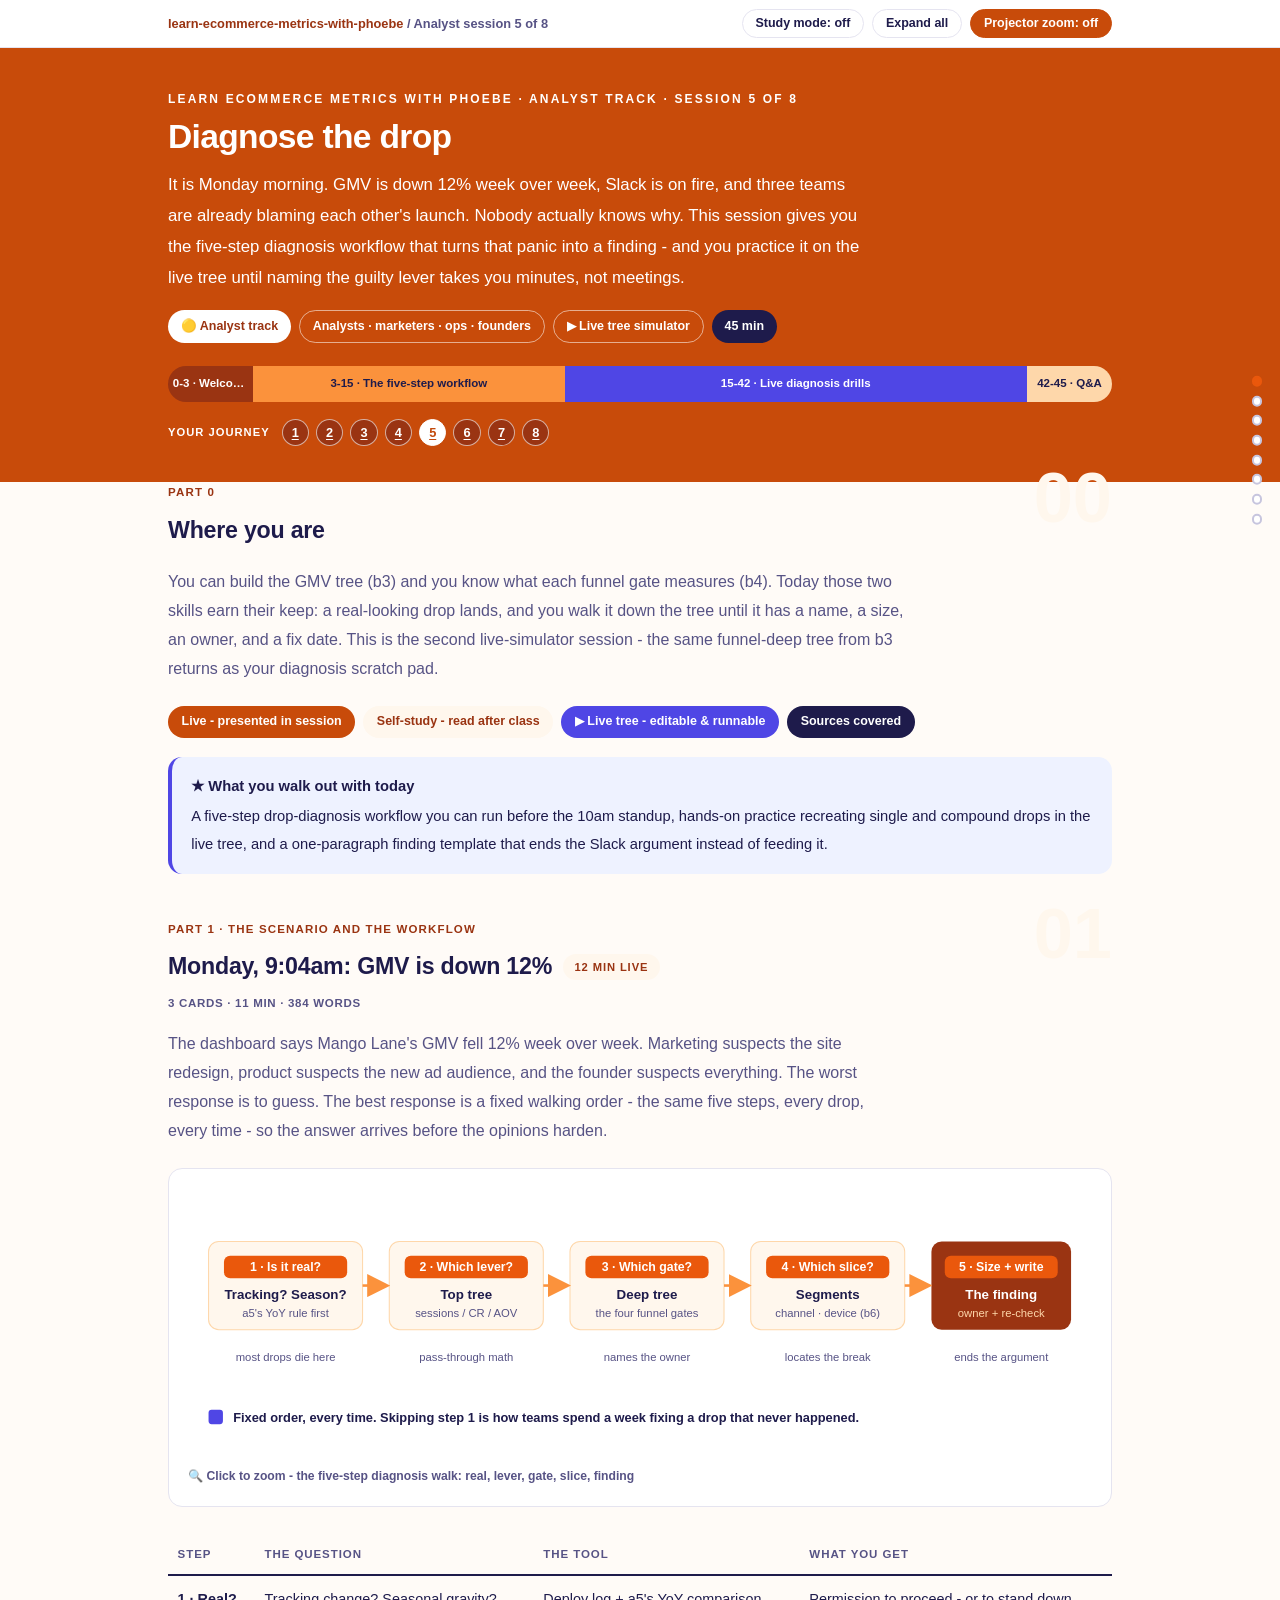
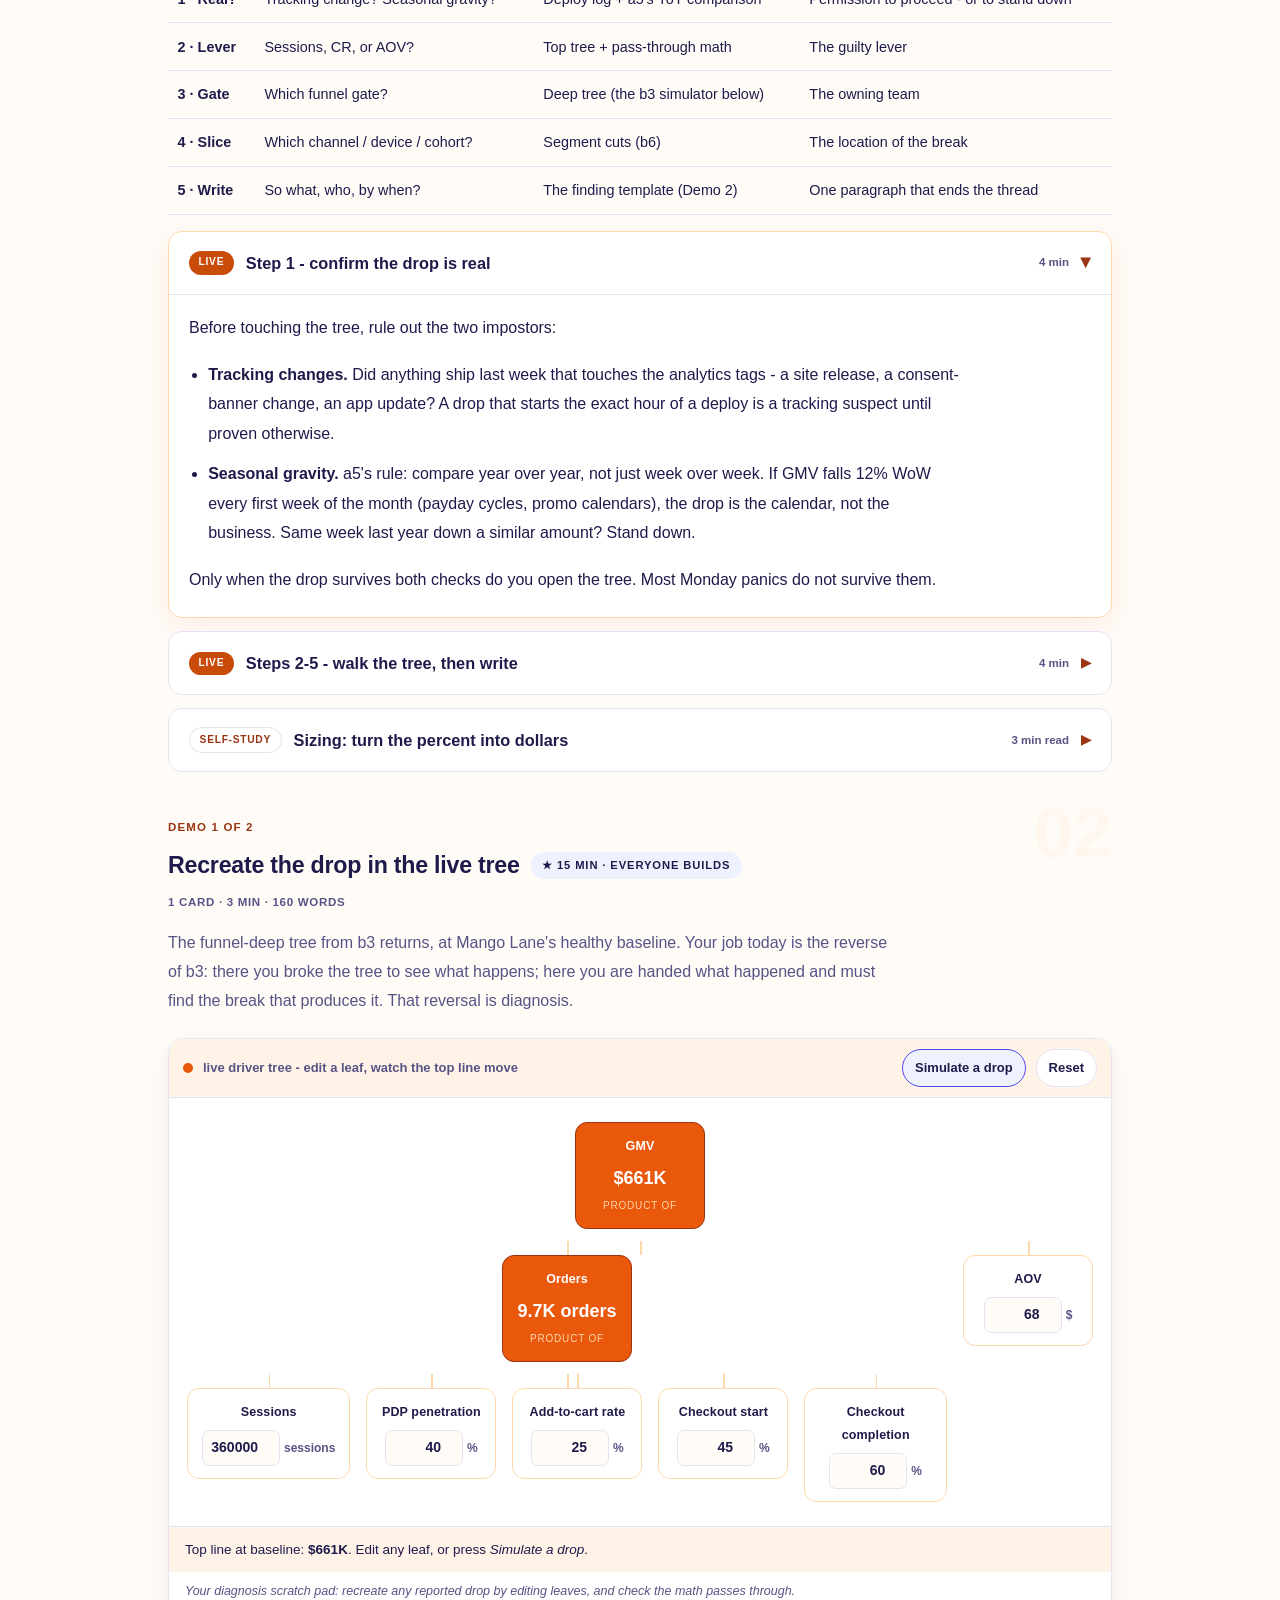
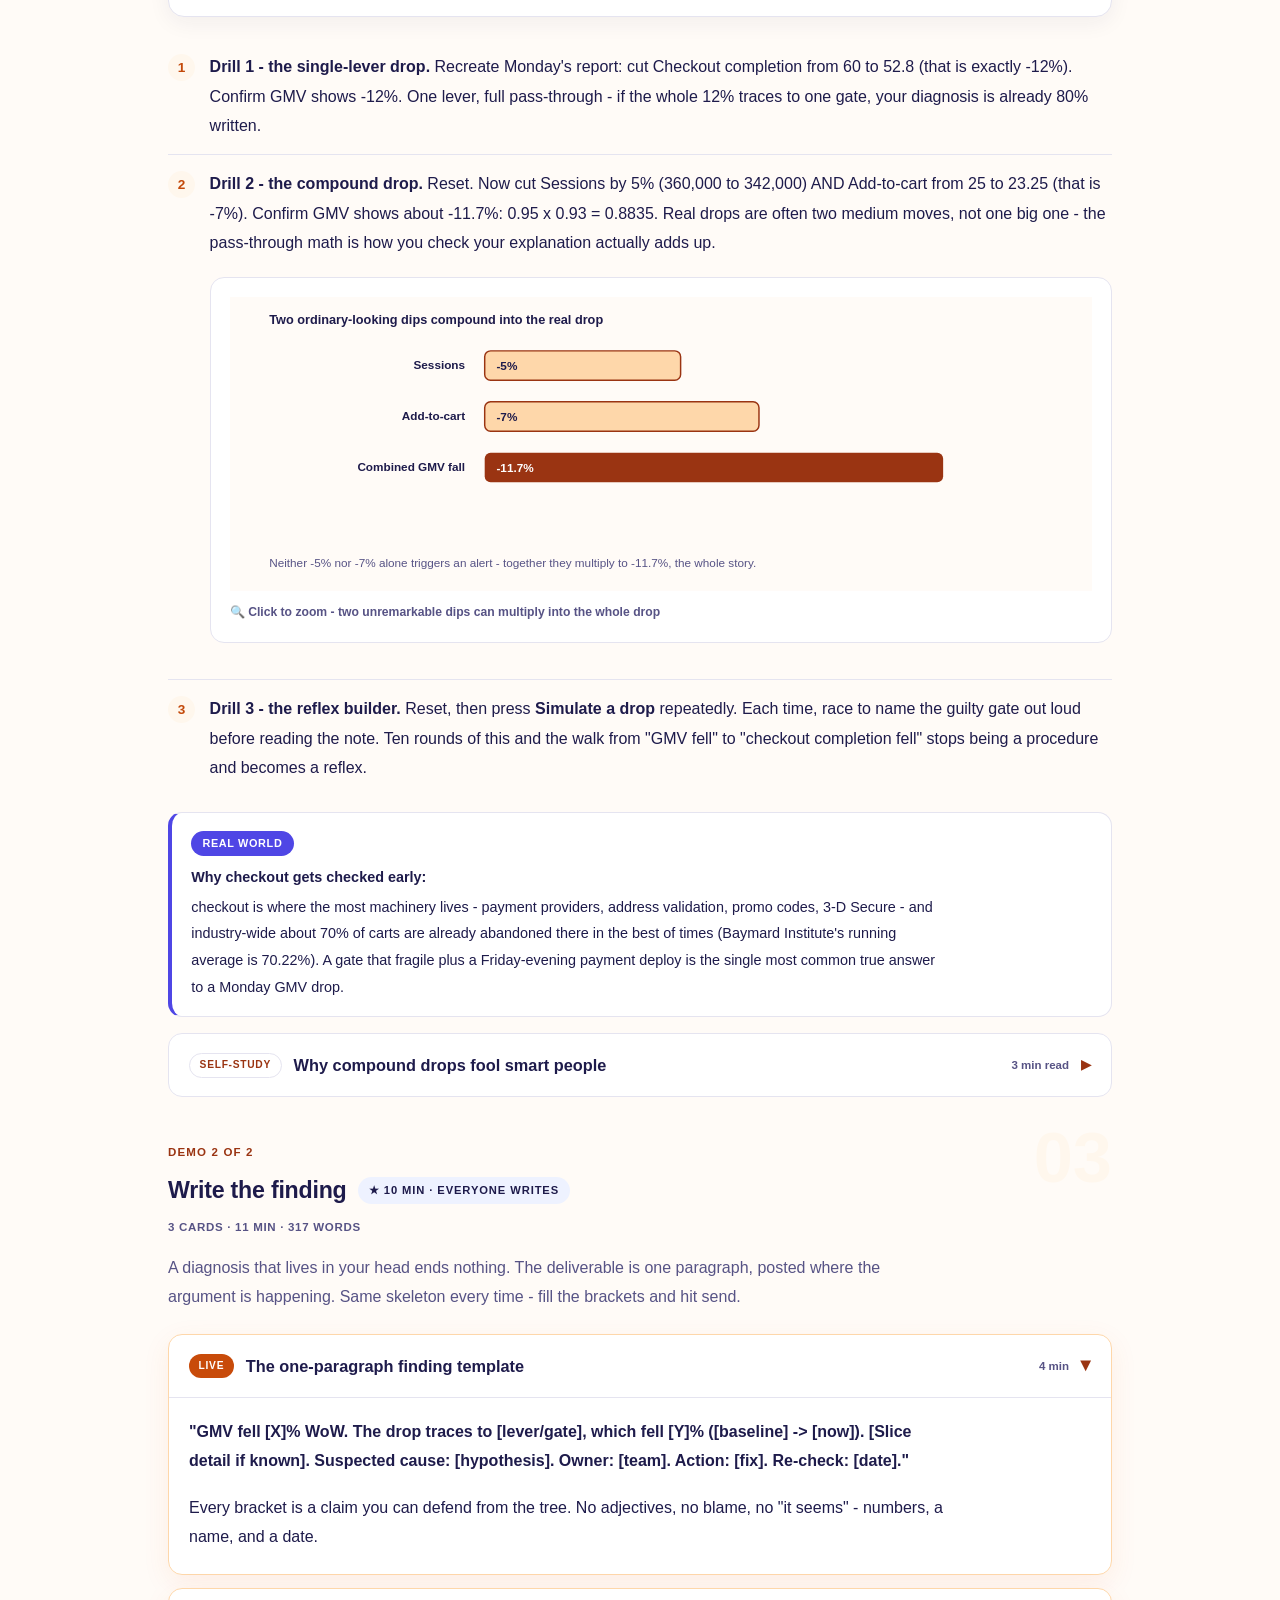
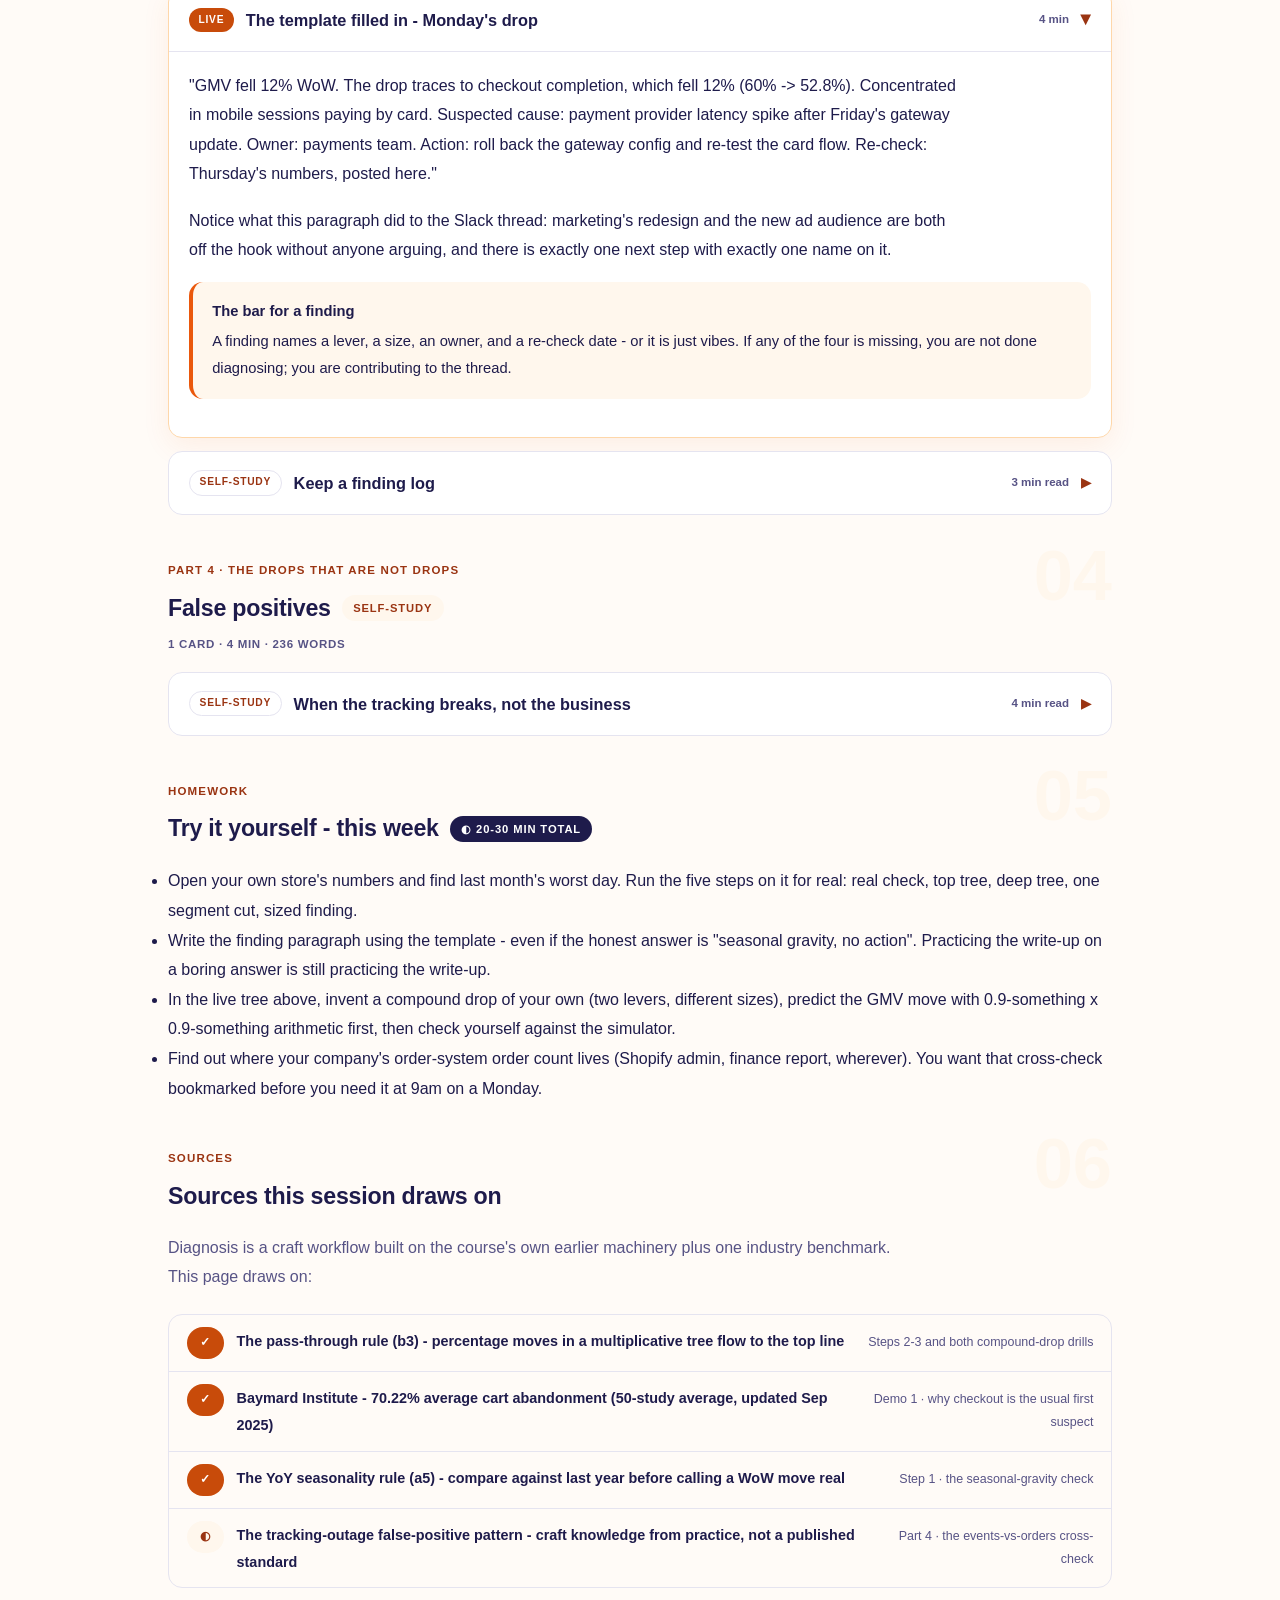
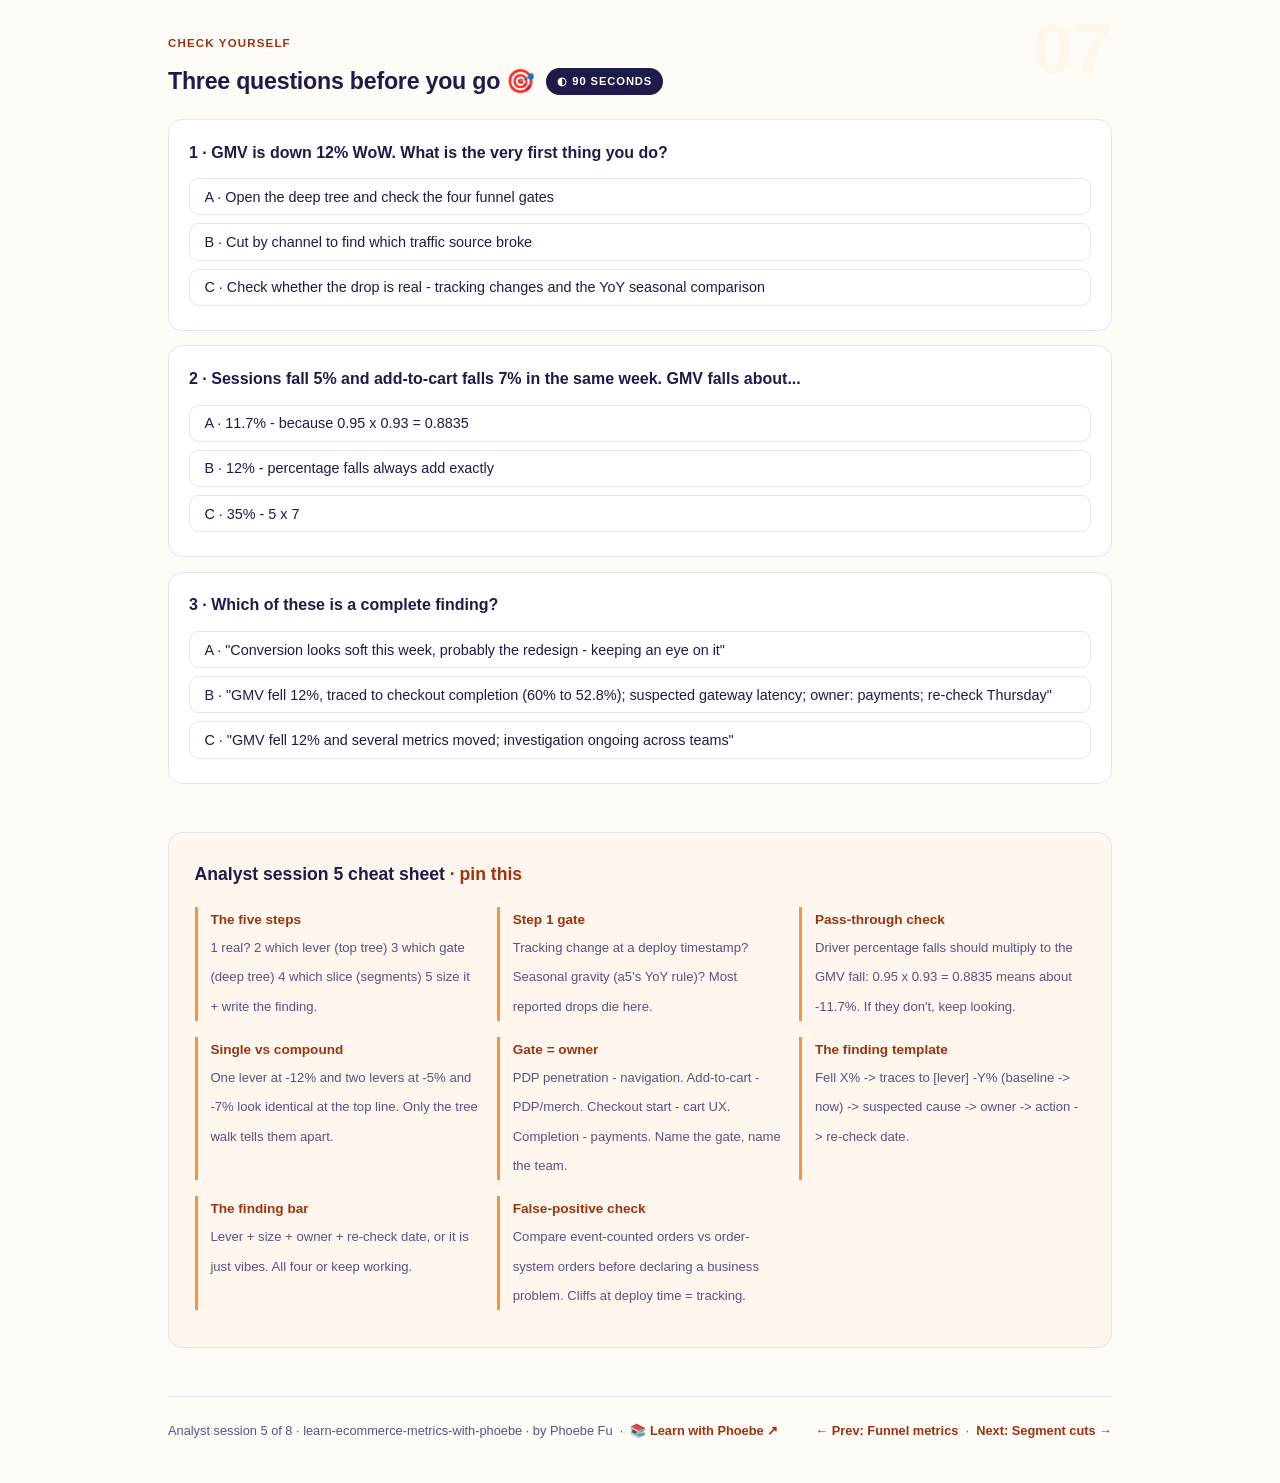
<file: courses/b5-diagnose-the-drop.html>
<!DOCTYPE html>
<html lang="en">
<head>
<meta charset="UTF-8">
<meta name="viewport" content="width=device-width, initial-scale=1.0">
<!-- social:start -->
<meta name="description" content="You can build the GMV tree (b3) and you know what each funnel gate measures (b4). Today those two skills earn their keep: a real-looking drop lands, and you walk it down the tree until it...">
<meta property="og:type" content="article">
<meta property="og:site_name" content="Learn with Phoebe">
<meta property="og:title" content="Diagnose the drop - learn ecommerce metrics with phoebe">
<meta property="og:description" content="You can build the GMV tree (b3) and you know what each funnel gate measures (b4). Today those two skills earn their keep: a real-looking drop lands, and you walk it down the tree until it...">
<meta property="og:url" content="https://phoebefu6.github.io/learn-ecommerce-metrics-with-phoebe/courses/b5-diagnose-the-drop.html">
<meta property="og:image" content="https://phoebefu6.github.io/learn-ecommerce-metrics-with-phoebe/assets/og-cover.png">
<meta property="og:image:width" content="1200">
<meta property="og:image:height" content="630">
<meta name="twitter:card" content="summary_large_image">
<meta name="twitter:title" content="Diagnose the drop - learn ecommerce metrics with phoebe">
<meta name="twitter:description" content="You can build the GMV tree (b3) and you know what each funnel gate measures (b4). Today those two skills earn their keep: a real-looking drop lands, and you walk it down the tree until it...">
<meta name="twitter:image" content="https://phoebefu6.github.io/learn-ecommerce-metrics-with-phoebe/assets/og-cover.png">
<!-- social:end -->
<title>Analyst session 5 · Diagnose the drop - learn ecommerce metrics with phoebe</title>
<link rel="stylesheet" href="../assets/style.css?v=34">
</head>
<body>

<div class="toolbar">
  <div class="wrap">
    <span class="crumb"><a href="../index.html">learn-ecommerce-metrics-with-phoebe</a> / Analyst session 5 of 8</span>
    <button class="btn" id="toggle-all" type="button">Expand all</button>
    <button class="btn primary" id="zoom-toggle" type="button">Projector zoom: off</button>
  </div>
</div>

<header class="masthead">
  <div class="wrap">
    <div class="eyebrow">Learn Ecommerce Metrics with Phoebe · Analyst track · Session 5 of 8</div>
    <h1>Diagnose <span class="accent">the drop</span></h1>
    <p class="sub">It is Monday morning. GMV is down 12% week over week, Slack is on fire, and three teams are already blaming each other's launch. Nobody actually knows why. This session gives you the five-step diagnosis workflow that turns that panic into a finding - and you practice it on the live tree until naming the guilty lever takes you minutes, not meetings.</p>
    <div class="chip-row">
      <span class="chip level">🟡 Analyst track</span>
      <span class="chip audience">Analysts · marketers · ops · founders</span>
      <span class="chip audience">▶ Live tree simulator</span>
      <span class="chip time">45 min</span>
    </div>
    <div class="agenda">
      <span class="a1" style="flex:1">0-3 · Welcome</span>
      <span class="a2" style="flex:4">3-15 · The five-step workflow</span>
      <span class="a3" style="flex:6">15-42 · Live diagnosis drills</span>
      <span class="a4" style="flex:1">42-45 · Q&amp;A</span>
    </div>
  </div>
</header>

<main class="wrap">

  <!-- ============ INTRO ============ -->
  <section class="section" id="intro">
    <div class="section-kicker">
      <span class="klabel">Part 0</span>
      <h2>Where you are</h2>
    </div>
    <p class="lede">You can build the GMV tree (b3) and you know what each funnel gate measures (b4). Today those two skills earn their keep: a real-looking drop lands, and you walk it down the tree until it has a name, a size, an owner, and a fix date. This is the second live-simulator session - the same funnel-deep tree from b3 returns as your diagnosis scratch pad.</p>
    <div class="legend">
      <span class="pill solid">Live - presented in session</span>
      <span class="pill light">Self-study - read after class</span>
      <span class="pill peach">▶ Live tree - editable &amp; runnable</span>
      <span class="pill inkpill">Sources covered</span>
    </div>
    <div class="callout win">
      <strong>★ What you walk out with today</strong>
      A five-step drop-diagnosis workflow you can run before the 10am standup, hands-on practice recreating single and compound drops in the live tree, and a one-paragraph finding template that ends the Slack argument instead of feeding it.
    </div>
  </section>

  <!-- ============ PART 1: THE SCENARIO + WORKFLOW ============ -->
  <section class="section" id="workflow">
    <div class="section-kicker">
      <span class="klabel">Part 1 · the scenario and the workflow</span>
      <h2>Monday, 9:04am: GMV is down 12% <span class="tag concept">12 min live</span></h2>
    </div>
    <p class="lede">The dashboard says Mango Lane's GMV fell 12% week over week. Marketing suspects the site redesign, product suspects the new ad audience, and the founder suspects everything. The worst response is to guess. The best response is a fixed walking order - the same five steps, every drop, every time - so the answer arrives before the opinions harden.</p>

    <figure class="zoomable">
      <svg viewBox="0 0 880 260" xmlns="http://www.w3.org/2000/svg" role="img" aria-label="The five-step drop diagnosis workflow from confirming the drop to writing the finding">
        <style>
          .dxH { font: 700 13px Inter, sans-serif; fill: #1E1B4B; }
          .dxS { font: 800 12px Inter, sans-serif; fill: #FFFFFF; }
          .dxC { font: 400 11px Inter, sans-serif; fill: #575385; }
          .dxN { font: 600 12.5px Inter, sans-serif; fill: #1E1B4B; }
          .dxArr { stroke: #FB923C; stroke-width: 2.5; fill: none; marker-end: url(#dxArrHead); }
        </style>
        <defs>
          <marker id="dxArrHead" markerWidth="9" markerHeight="9" refX="7" refY="4.5" orient="auto">
            <path d="M0,0 L9,4.5 L0,9 z" fill="#FB923C"/>
          </marker>
        </defs>

        <rect x="20" y="52" width="150" height="86" rx="10" fill="#FFF7ED" stroke="#FED7AA"/>
        <rect x="35" y="66" width="120" height="22" rx="6" fill="#EA580C"/>
        <text class="dxS" x="95" y="81" text-anchor="middle">1 · Is it real?</text>
        <text class="dxH" x="95" y="108" text-anchor="middle">Tracking? Season?</text>
        <text class="dxC" x="95" y="126" text-anchor="middle">a5's YoY rule first</text>

        <rect x="196" y="52" width="150" height="86" rx="10" fill="#FFF7ED" stroke="#FED7AA"/>
        <rect x="211" y="66" width="120" height="22" rx="6" fill="#EA580C"/>
        <text class="dxS" x="271" y="81" text-anchor="middle">2 · Which lever?</text>
        <text class="dxH" x="271" y="108" text-anchor="middle">Top tree</text>
        <text class="dxC" x="271" y="126" text-anchor="middle">sessions / CR / AOV</text>

        <rect x="372" y="52" width="150" height="86" rx="10" fill="#FFF7ED" stroke="#FED7AA"/>
        <rect x="387" y="66" width="120" height="22" rx="6" fill="#EA580C"/>
        <text class="dxS" x="447" y="81" text-anchor="middle">3 · Which gate?</text>
        <text class="dxH" x="447" y="108" text-anchor="middle">Deep tree</text>
        <text class="dxC" x="447" y="126" text-anchor="middle">the four funnel gates</text>

        <rect x="548" y="52" width="150" height="86" rx="10" fill="#FFF7ED" stroke="#FED7AA"/>
        <rect x="563" y="66" width="120" height="22" rx="6" fill="#EA580C"/>
        <text class="dxS" x="623" y="81" text-anchor="middle">4 · Which slice?</text>
        <text class="dxH" x="623" y="108" text-anchor="middle">Segments</text>
        <text class="dxC" x="623" y="126" text-anchor="middle">channel · device (b6)</text>

        <rect x="724" y="52" width="136" height="86" rx="10" fill="#9A3412"/>
        <rect x="737" y="66" width="110" height="22" rx="6" fill="#EA580C"/>
        <text class="dxS" x="792" y="81" text-anchor="middle">5 · Size + write</text>
        <text class="dxH" x="792" y="108" text-anchor="middle" style="fill:#FFFFFF">The finding</text>
        <text class="dxC" x="792" y="126" text-anchor="middle" style="fill:#FED7AA">owner + re-check</text>

        <path class="dxArr" d="M170,95 L192,95"/>
        <path class="dxArr" d="M346,95 L368,95"/>
        <path class="dxArr" d="M522,95 L544,95"/>
        <path class="dxArr" d="M698,95 L720,95"/>

        <text class="dxC" x="95" y="168" text-anchor="middle">most drops die here</text>
        <text class="dxC" x="271" y="168" text-anchor="middle">pass-through math</text>
        <text class="dxC" x="447" y="168" text-anchor="middle">names the owner</text>
        <text class="dxC" x="623" y="168" text-anchor="middle">locates the break</text>
        <text class="dxC" x="792" y="168" text-anchor="middle">ends the argument</text>

        <rect x="20" y="216" width="14" height="14" rx="3" fill="#4F46E5"/>
        <text class="dxN" x="44" y="228">Fixed order, every time. Skipping step 1 is how teams spend a week fixing a drop that never happened.</text>
      </svg>
      <figcaption>🔍 Click to zoom - the five-step diagnosis walk: real, lever, gate, slice, finding</figcaption>
    </figure>

    <table class="clean">
      <thead><tr><th>Step</th><th>The question</th><th>The tool</th><th>What you get</th></tr></thead>
      <tbody>
        <tr><td><strong>1 · Real?</strong></td><td>Tracking change? Seasonal gravity?</td><td>Deploy log + a5's YoY comparison</td><td>Permission to proceed - or to stand down</td></tr>
        <tr><td><strong>2 · Lever</strong></td><td>Sessions, CR, or AOV?</td><td>Top tree + pass-through math</td><td>The guilty lever</td></tr>
        <tr><td><strong>3 · Gate</strong></td><td>Which funnel gate?</td><td>Deep tree (the b3 simulator below)</td><td>The owning team</td></tr>
        <tr><td><strong>4 · Slice</strong></td><td>Which channel / device / cohort?</td><td>Segment cuts (b6)</td><td>The location of the break</td></tr>
        <tr><td><strong>5 · Write</strong></td><td>So what, who, by when?</td><td>The finding template (Demo 2)</td><td>One paragraph that ends the thread</td></tr>
      </tbody>
    </table>

    <details class="card" open>
      <summary><span class="mode live">Live</span>Step 1 - confirm the drop is real<span class="mini">4 min</span><span class="caret">▶</span></summary>
      <div class="body">
        <p>Before touching the tree, rule out the two impostors:</p>
        <ul>
          <li><strong>Tracking changes.</strong> Did anything ship last week that touches the analytics tags - a site release, a consent-banner change, an app update? A drop that starts the exact hour of a deploy is a tracking suspect until proven otherwise.</li>
          <li><strong>Seasonal gravity.</strong> a5's rule: compare year over year, not just week over week. If GMV falls 12% WoW every first week of the month (payday cycles, promo calendars), the drop is the calendar, not the business. Same week last year down a similar amount? Stand down.</li>
        </ul>
        <p>Only when the drop survives both checks do you open the tree. Most Monday panics do not survive them.</p>
      </div>
    </details>

    <details class="card">
      <summary><span class="mode live">Live</span>Steps 2-5 - walk the tree, then write<span class="mini">4 min</span><span class="caret">▶</span></summary>
      <div class="body">
        <div class="steps">
          <div class="step"><p><strong>Step 2 - top tree.</strong> GMV = sessions x session CR x AOV. Compute each driver's WoW percentage change. By b3's pass-through rule, the driver moves should roughly sum to the GMV move. One of the three will stick out.</p></div>
          <div class="step"><p><strong>Step 3 - deep tree.</strong> If CR is the guilty lever, open it into the four gates: PDP penetration, add-to-cart, checkout start, checkout completion. The gate that moved is the gate that names the owning team.</p></div>
          <div class="step"><p><strong>Step 4 - segments.</strong> Cut the guilty gate by channel, device, and new vs returning to find WHERE it broke. That is b6's whole session - today you just note the pointer.</p></div>
          <div class="step"><p><strong>Step 5 - size it and write the finding.</strong> One paragraph: what fell, by how much, traced to what, suspected cause, owner, action, re-check date. Demo 2 gives you the template.</p></div>
        </div>
      </div>
    </details>

    <details class="card">
      <summary><span class="mode self">Self-study</span>Sizing: turn the percent into dollars<span class="mini">3 min read</span><span class="caret">▶</span></summary>
      <div class="body">
        <p>"GMV fell 12%" gets attention. "This costs us about $79,000 a month if it holds" gets a fix scheduled. Sizing is one multiplication: the percentage fall x the baseline. At Mango Lane, 12% x $660,960 = <strong>$79,315 per month</strong> of run-rate GMV at risk.</p>
        <ul>
          <li><strong>Sizing sets priority.</strong> A $79K/month leak justifies pulling an engineer off the roadmap tonight; a $2K/month leak joins the backlog. Without the dollar figure, urgency is decided by whoever shouts loudest.</li>
          <li><strong>Size the fix window too.</strong> If the drop started Friday and gets fixed Thursday, the realized cost is roughly a week's slice, not the monthly figure. Say both numbers - "about $18K lost so far, $79K/month pace if unfixed".</li>
          <li><strong>Round honestly.</strong> $79,315.20 pretends to a precision the estimate does not have. "About $79K" is the analyst's number.</li>
        </ul>
      </div>
    </details>
  </section>

  <!-- ============ DEMO 1: LIVE TREE DRILLS ============ -->
  <section class="section" id="demo-1">
    <div class="section-kicker">
      <span class="klabel">Demo 1 of 2</span>
      <h2>Recreate the drop in the live tree <span class="tag demo">★ 15 min · everyone builds</span></h2>
    </div>
    <p class="lede">The funnel-deep tree from b3 returns, at Mango Lane's healthy baseline. Your job today is the reverse of b3: there you broke the tree to see what happens; here you are handed what happened and must find the break that produces it. That reversal is diagnosis.</p>

    <div class="treebox" data-caption="Your diagnosis scratch pad: recreate any reported drop by editing leaves, and check the math passes through.">
<pre class="tree-src">{
  "unit": "$",
  "root": {
    "label": "GMV", "op": "x",
    "children": [
      { "label": "Orders", "op": "x", "unit": "orders", "children": [
        { "label": "Sessions",          "value": 360000, "unit": "sessions" },
        { "label": "PDP penetration",   "value": 0.40, "pct": true },
        { "label": "Add-to-cart rate",  "value": 0.25, "pct": true },
        { "label": "Checkout start",    "value": 0.45, "pct": true },
        { "label": "Checkout completion","value": 0.60, "pct": true }
      ] },
      { "label": "AOV", "value": 68, "unit": "$" }
    ]
  }
}</pre>
    </div>

    <div class="steps">
      <div class="step"><p><strong>Drill 1 - the single-lever drop.</strong> Recreate Monday's report: cut Checkout completion from 60 to 52.8 (that is exactly -12%). Confirm GMV shows -12%. One lever, full pass-through - if the whole 12% traces to one gate, your diagnosis is already 80% written.</p></div>
      <div class="step"><p><strong>Drill 2 - the compound drop.</strong> Reset. Now cut Sessions by 5% (360,000 to 342,000) AND Add-to-cart from 25 to 23.25 (that is -7%). Confirm GMV shows about -11.7%: 0.95 x 0.93 = 0.8835. Real drops are often two medium moves, not one big one - the pass-through math is how you check your explanation actually adds up.</p>
<figure class="zoomable">
  <svg viewBox="0 0 880 300" xmlns="http://www.w3.org/2000/svg" role="img" aria-label="Bar chart showing a compound funnel drop at Mango Lane: sessions fell 5 percent and add-to-cart fell 7 percent, two moves that individually look like normal weekly wobble, multiplying to an 11.7 percent combined GMV fall.">
    <style>
      .b5cT{font:700 13px Inter,sans-serif;fill:#1E1B4B;}
      .b5cL{font:600 12px Inter,sans-serif;fill:#1E1B4B;}
      .b5cVi{font:700 12px Inter,sans-serif;fill:#1E1B4B;}
      .b5cVw{font:700 12px Inter,sans-serif;fill:#FFFFFF;}
      .b5cN{font:400 12px Inter,sans-serif;fill:#575385;}
    </style>
    <rect x="0" y="0" width="880" height="300" fill="#FFFBF7"/>
    <text class="b5cT" x="40" y="28">Two ordinary-looking dips compound into the real drop</text>

    <text class="b5cL" x="240" y="74" text-anchor="end">Sessions</text>
    <rect x="260" y="55" width="200" height="30" rx="6" fill="#FED7AA" stroke="#9A3412" stroke-width="1.5"/>
    <text class="b5cVi" x="272" y="75">-5%</text>

    <text class="b5cL" x="240" y="126" text-anchor="end">Add-to-cart</text>
    <rect x="260" y="107" width="280" height="30" rx="6" fill="#FED7AA" stroke="#9A3412" stroke-width="1.5"/>
    <text class="b5cVi" x="272" y="127">-7%</text>

    <text class="b5cL" x="240" y="178" text-anchor="end">Combined GMV fall</text>
    <rect x="260" y="159" width="468" height="30" rx="6" fill="#9A3412"/>
    <text class="b5cVw" x="272" y="179">-11.7%</text>

    <text class="b5cN" x="40" y="276">Neither -5% nor -7% alone triggers an alert - together they multiply to -11.7%, the whole story.</text>
  </svg>
  <figcaption>🔍 Click to zoom - two unremarkable dips can multiply into the whole drop</figcaption>
</figure>
</div>
      <div class="step"><p><strong>Drill 3 - the reflex builder.</strong> Reset, then press <strong>Simulate a drop</strong> repeatedly. Each time, race to name the guilty gate out loud before reading the note. Ten rounds of this and the walk from "GMV fell" to "checkout completion fell" stops being a procedure and becomes a reflex.</p></div>
    </div>

    <div class="callout example">
      <span class="ex-pill">Real world</span>
      <p><strong>Why checkout gets checked early:</strong> checkout is where the most machinery lives - payment providers, address validation, promo codes, 3-D Secure - and industry-wide about 70% of carts are already abandoned there in the best of times (Baymard Institute's running average is 70.22%). A gate that fragile plus a Friday-evening payment deploy is the single most common true answer to a Monday GMV drop.</p>
    </div>

    <details class="card">
      <summary><span class="mode self">Self-study</span>Why compound drops fool smart people<span class="mini">3 min read</span><span class="caret">▶</span></summary>
      <div class="body">
        <p>Drill 2's drop is sneakier than drill 1's, and it is worth naming why. A single -12% lever screams from the dashboard. Two levers at -5% and -7% each look like ordinary weekly wobble on their own charts - neither triggers an alert, neither gets a Slack thread - yet together they produce almost the same top-line damage.</p>
        <ul>
          <li><strong>Do not stop at the first suspect.</strong> Finding one lever down 5% does not explain a 12% drop. Run the pass-through check: do the falls you found multiply out to the fall you are explaining? 0.95 alone = -5%. Not enough. Keep walking.</li>
          <li><strong>Compound drops often mean compound causes.</strong> Sessions -5% (a paused campaign) and add-to-cart -7% (a PDP image bug) can land the same week by pure coincidence. One finding per cause, two owners, two re-check dates.</li>
          <li><strong>The tree keeps you honest both ways:</strong> it stops you blaming one lever for everything, and stops you declaring victory at half an explanation.</li>
        </ul>
      </div>
    </details>
  </section>

  <!-- ============ DEMO 2: WRITE THE FINDING ============ -->
  <section class="section" id="demo-2">
    <div class="section-kicker">
      <span class="klabel">Demo 2 of 2</span>
      <h2>Write the finding <span class="tag demo">★ 10 min · everyone writes</span></h2>
    </div>
    <p class="lede">A diagnosis that lives in your head ends nothing. The deliverable is one paragraph, posted where the argument is happening. Same skeleton every time - fill the brackets and hit send.</p>

    <details class="card" open>
      <summary><span class="mode live">Live</span>The one-paragraph finding template<span class="mini">4 min</span><span class="caret">▶</span></summary>
      <div class="body">
        <p><strong>"GMV fell [X]% WoW. The drop traces to [lever/gate], which fell [Y]% ([baseline] -&gt; [now]). [Slice detail if known]. Suspected cause: [hypothesis]. Owner: [team]. Action: [fix]. Re-check: [date]."</strong></p>
        <p>Every bracket is a claim you can defend from the tree. No adjectives, no blame, no "it seems" - numbers, a name, and a date.</p>
      </div>
    </details>

    <details class="card" open>
      <summary><span class="mode live">Live</span>The template filled in - Monday's drop<span class="mini">4 min</span><span class="caret">▶</span></summary>
      <div class="body">
        <p>"GMV fell 12% WoW. The drop traces to checkout completion, which fell 12% (60% -&gt; 52.8%). Concentrated in mobile sessions paying by card. Suspected cause: payment provider latency spike after Friday's gateway update. Owner: payments team. Action: roll back the gateway config and re-test the card flow. Re-check: Thursday's numbers, posted here."</p>
        <p>Notice what this paragraph did to the Slack thread: marketing's redesign and the new ad audience are both off the hook without anyone arguing, and there is exactly one next step with exactly one name on it.</p>
        <div class="callout tip">
          <strong>The bar for a finding</strong>
          A finding names a lever, a size, an owner, and a re-check date - or it is just vibes. If any of the four is missing, you are not done diagnosing; you are contributing to the thread.
        </div>
      </div>
    </details>

    <details class="card">
      <summary><span class="mode self">Self-study</span>Keep a finding log<span class="mini">3 min read</span><span class="caret">▶</span></summary>
      <div class="body">
        <p>Post the finding where the argument is happening, then copy it into one running document - a simple dated list of every finding you have written. Three payoffs arrive within a quarter:</p>
        <ul>
          <li><strong>Repeat offenders surface.</strong> If checkout completion stars in four findings in three months, the payment stack needs a project, not another rollback. The log turns incidents into a pattern.</li>
          <li><strong>Re-check dates actually get checked.</strong> A finding with a date in a log is a finding someone follows up on. A finding in a scrolled-away Slack thread is a wish.</li>
          <li><strong>Your hit rate becomes visible.</strong> When the Thursday re-check confirms the fix, say so in the log. A track record of confirmed findings is what makes the next one believed on sight - and it feeds directly into b7's weekly review pack.</li>
        </ul>
      </div>
    </details>
  </section>

  <!-- ============ PART 4: FALSE POSITIVES ============ -->
  <section class="section" id="false-positives">
    <div class="section-kicker">
      <span class="klabel">Part 4 · the drops that are not drops</span>
      <h2>False positives <span class="tag concept">self-study</span></h2>
    </div>
    <details class="card">
      <summary><span class="mode self">Self-study</span>When the tracking breaks, not the business<span class="mini">4 min read</span><span class="caret">▶</span></summary>
      <div class="body">
        <p>The nastiest false positive: a tracking outage masquerading as a conversion drop. The purchase <em>events</em> stop arriving - a tag broken by a release, a consent change, an SDK update - but the <em>orders</em> keep landing in the payment and order systems just fine. Your dashboard shows checkout completion cratering; your warehouse is shipping at full speed.</p>
<figure class="zoomable">
  <svg viewBox="0 0 880 340" xmlns="http://www.w3.org/2000/svg" role="img" aria-label="A decision tree for telling a tracking outage from a real demand drop: if order-system orders are normal while analytics shows a cliff, it is a measurement problem; if orders are also down and the drop started sharply at a deploy, tracking or checkout broke; if orders are down with a gradual slope, it is a real demand problem to run through the drop tree.">
    <style>
      .b5dT{font:700 12.5px Inter,sans-serif;fill:#1E1B4B;}
      .b5dO{font:700 11.5px Inter,sans-serif;fill:#1E1B4B;}
      .b5dE{font:700 11px Inter,sans-serif;fill:#575385;}
      .b5dN{font:400 12px Inter,sans-serif;fill:#575385;}
    </style>
    <rect x="0" y="0" width="880" height="340" fill="#FFFBF7"/>

    <rect x="40" y="40" width="240" height="56" rx="10" fill="#FFF7ED" stroke="#9A3412" stroke-width="2"/>
    <text class="b5dT" x="160" y="65" text-anchor="middle">Order-system orders</text>
    <text class="b5dT" x="160" y="82" text-anchor="middle">normal?</text>

    <rect x="640" y="20" width="200" height="60" rx="10" fill="#FFFFFF" stroke="#EA580C" stroke-width="1.5"/>
    <text class="b5dO" x="660" y="44">Measurement problem</text>
    <text class="b5dO" x="660" y="62">Tag broke, not demand</text>

    <rect x="340" y="150" width="240" height="56" rx="10" fill="#FFF7ED" stroke="#9A3412" stroke-width="2"/>
    <text class="b5dT" x="460" y="175" text-anchor="middle">Sharp cliff at a</text>
    <text class="b5dT" x="460" y="192" text-anchor="middle">deploy?</text>

    <rect x="640" y="120" width="200" height="60" rx="10" fill="#FFFFFF" stroke="#EA580C" stroke-width="1.5"/>
    <text class="b5dO" x="660" y="144">Deploy broke it -</text>
    <text class="b5dO" x="660" y="162">check release logs</text>

    <rect x="640" y="230" width="200" height="60" rx="10" fill="#FFFFFF" stroke="#EA580C" stroke-width="1.5"/>
    <text class="b5dO" x="660" y="254">Real sloping demand -</text>
    <text class="b5dO" x="660" y="272">run the b3-b5 tree</text>

    <line x1="280" y1="60" x2="640" y2="50" stroke="#575385" stroke-width="1.5"/>
    <text class="b5dE" x="440" y="42" text-anchor="middle">yes</text>

    <line x1="280" y1="76" x2="340" y2="168" stroke="#575385" stroke-width="1.5"/>
    <text class="b5dE" x="300" y="130" text-anchor="middle">no</text>

    <line x1="580" y1="168" x2="640" y2="150" stroke="#575385" stroke-width="1.5"/>
    <text class="b5dE" x="605" y="150" text-anchor="middle">yes</text>

    <line x1="580" y1="188" x2="640" y2="258" stroke="#575385" stroke-width="1.5"/>
    <text class="b5dE" x="600" y="228" text-anchor="middle">no</text>

    <text class="b5dN" x="40" y="316">Analytics down, orders steady means the tag broke, not demand - check that before writing a finding.</text>
  </svg>
  <figcaption>🔍 Click to zoom - before writing a finding, rule out a tracking outage first</figcaption>
</figure>

        <ul>
          <li><strong>The cross-check:</strong> before declaring a business problem, compare event-counted orders (from analytics) against order-system orders (from the platform's order admin or finance) for the same period. If the order system shows normal volume while analytics shows a cliff, you have a measurement problem, not a demand problem.</li>
          <li><strong>The tell:</strong> tracking breaks tend to be sharp cliffs starting at a deploy timestamp, often on one platform (app vs web) only. Real demand problems usually slope.</li>
          <li><strong>The payoff:</strong> this one check has saved more analyst credibility than any model ever built. Declaring a fake drop real burns trust in every future finding you write.</li>
        </ul>
      </div>
    </details>
  </section>

  <!-- ============ HOMEWORK ============ -->
  <section class="section" id="exercise">
    <div class="section-kicker">
      <span class="klabel">Homework</span>
      <h2>Try it yourself - this week <span class="tag exercise">◐ 20-30 min total</span></h2>
    </div>
    <ul>
      <li>Open your own store's numbers and find last month's worst day. Run the five steps on it for real: real check, top tree, deep tree, one segment cut, sized finding.</li>
      <li>Write the finding paragraph using the template - even if the honest answer is "seasonal gravity, no action". Practicing the write-up on a boring answer is still practicing the write-up.</li>
      <li>In the live tree above, invent a compound drop of your own (two levers, different sizes), predict the GMV move with 0.9-something x 0.9-something arithmetic first, then check yourself against the simulator.</li>
      <li>Find out where your company's order-system order count lives (Shopify admin, finance report, wherever). You want that cross-check bookmarked before you need it at 9am on a Monday.</li>
    </ul>
  </section>

  <!-- ============ SOURCES ============ -->
  <section class="section" id="official">
    <div class="section-kicker">
      <span class="klabel">Sources</span>
      <h2>Sources this session draws on</h2>
    </div>
    <p class="lede">Diagnosis is a craft workflow built on the course's own earlier machinery plus one industry benchmark. This page draws on:</p>
    <div class="covered">
      <div class="covered-row"><span class="status pill solid">✓</span><span class="name">The pass-through rule (b3) - percentage moves in a multiplicative tree flow to the top line</span><span class="note">Steps 2-3 and both compound-drop drills</span></div>
      <div class="covered-row"><span class="status pill solid">✓</span><span class="name">Baymard Institute - 70.22% average cart abandonment (50-study average, updated Sep 2025)</span><span class="note">Demo 1 · why checkout is the usual first suspect</span></div>
      <div class="covered-row"><span class="status pill solid">✓</span><span class="name">The YoY seasonality rule (a5) - compare against last year before calling a WoW move real</span><span class="note">Step 1 · the seasonal-gravity check</span></div>
      <div class="covered-row"><span class="status pill light">◐</span><span class="name">The tracking-outage false-positive pattern - craft knowledge from practice, not a published standard</span><span class="note">Part 4 · the events-vs-orders cross-check</span></div>
    </div>
  </section>

  <!-- ============ QUIZ ============ -->
  <section class="section" id="quiz">
    <div class="section-kicker">
      <span class="klabel">Check yourself</span>
      <h2>Three questions before you go 🎯 <span class="tag exercise">◐ 90 seconds</span></h2>
    </div>
    <div class="quiz-q" data-answer="2">
      <p class="qtext">1 · GMV is down 12% WoW. What is the very first thing you do?</p>
      <button class="qopt" type="button">A · Open the deep tree and check the four funnel gates</button>
      <button class="qopt" type="button">B · Cut by channel to find which traffic source broke</button>
      <button class="qopt" type="button">C · Check whether the drop is real - tracking changes and the YoY seasonal comparison</button>
      <p class="qwhy">Step 1 always comes first: rule out tracking changes and seasonal gravity (a5's YoY rule) before opening any tree. Most Monday panics die at step 1 - and diagnosing a drop that never happened costs a week.</p>
    </div>
    <div class="quiz-q" data-answer="0">
      <p class="qtext">2 · Sessions fall 5% and add-to-cart falls 7% in the same week. GMV falls about...</p>
      <button class="qopt" type="button">A · 11.7% - because 0.95 x 0.93 = 0.8835</button>
      <button class="qopt" type="button">B · 12% - percentage falls always add exactly</button>
      <button class="qopt" type="button">C · 35% - 5 x 7</button>
      <p class="qwhy">Multiply the survival rates: 0.95 x 0.93 = 0.8835, so GMV lands at 88.35% of baseline - a fall of about 11.7%. Small percentage moves roughly add (5 + 7 = 12 is close), but the multiplication is the exact check.</p>
    </div>
    <div class="quiz-q" data-answer="1">
      <p class="qtext">3 · Which of these is a complete finding?</p>
      <button class="qopt" type="button">A · "Conversion looks soft this week, probably the redesign - keeping an eye on it"</button>
      <button class="qopt" type="button">B · "GMV fell 12%, traced to checkout completion (60% to 52.8%); suspected gateway latency; owner: payments; re-check Thursday"</button>
      <button class="qopt" type="button">C · "GMV fell 12% and several metrics moved; investigation ongoing across teams"</button>
      <p class="qwhy">A finding names a lever, a size, an owner, and a re-check date. Option B has all four. The others are vibes - no owner, no size, no date, no end to the Slack thread.</p>
    </div>
    <p class="quiz-score"></p>
  </section>

  <!-- ============ CHEAT SHEET ============ -->
  <section class="cheat" id="cheatsheet">
    <h3>Analyst session 5 cheat sheet <span>· pin this</span></h3>
    <div class="grid-2">
      <div class="cheat-item"><b>The five steps</b><span>1 real? 2 which lever (top tree) 3 which gate (deep tree) 4 which slice (segments) 5 size it + write the finding.</span></div>
      <div class="cheat-item"><b>Step 1 gate</b><span>Tracking change at a deploy timestamp? Seasonal gravity (a5's YoY rule)? Most reported drops die here.</span></div>
      <div class="cheat-item"><b>Pass-through check</b><span>Driver percentage falls should multiply to the GMV fall: 0.95 x 0.93 = 0.8835 means about -11.7%. If they don't, keep looking.</span></div>
      <div class="cheat-item"><b>Single vs compound</b><span>One lever at -12% and two levers at -5% and -7% look identical at the top line. Only the tree walk tells them apart.</span></div>
      <div class="cheat-item"><b>Gate = owner</b><span>PDP penetration - navigation. Add-to-cart - PDP/merch. Checkout start - cart UX. Completion - payments. Name the gate, name the team.</span></div>
      <div class="cheat-item"><b>The finding template</b><span>Fell X% -&gt; traces to [lever] -Y% (baseline -&gt; now) -&gt; suspected cause -&gt; owner -&gt; action -&gt; re-check date.</span></div>
      <div class="cheat-item"><b>The finding bar</b><span>Lever + size + owner + re-check date, or it is just vibes. All four or keep working.</span></div>
      <div class="cheat-item"><b>False-positive check</b><span>Compare event-counted orders vs order-system orders before declaring a business problem. Cliffs at deploy time = tracking.</span></div>
    </div>
  </section>

  <footer class="pagefoot">
    <span>Analyst session 5 of 8 · learn-ecommerce-metrics-with-phoebe · by Phoebe Fu &nbsp;·&nbsp; 📚 <a href="https://phoebefu6.github.io/learn-with-phoebe/">Learn with Phoebe ↗</a></span>
    <span><a href="b4-funnel-metrics.html">← Prev: Funnel metrics</a> &nbsp;·&nbsp; <a href="b6-segment-cuts.html">Next: Segment cuts →</a></span>
  </footer>

</main>

<script src="../assets/tree-live.js?v=6"></script>
<script src="../assets/app.js?v=32"></script>
</body>
</html>
</file>
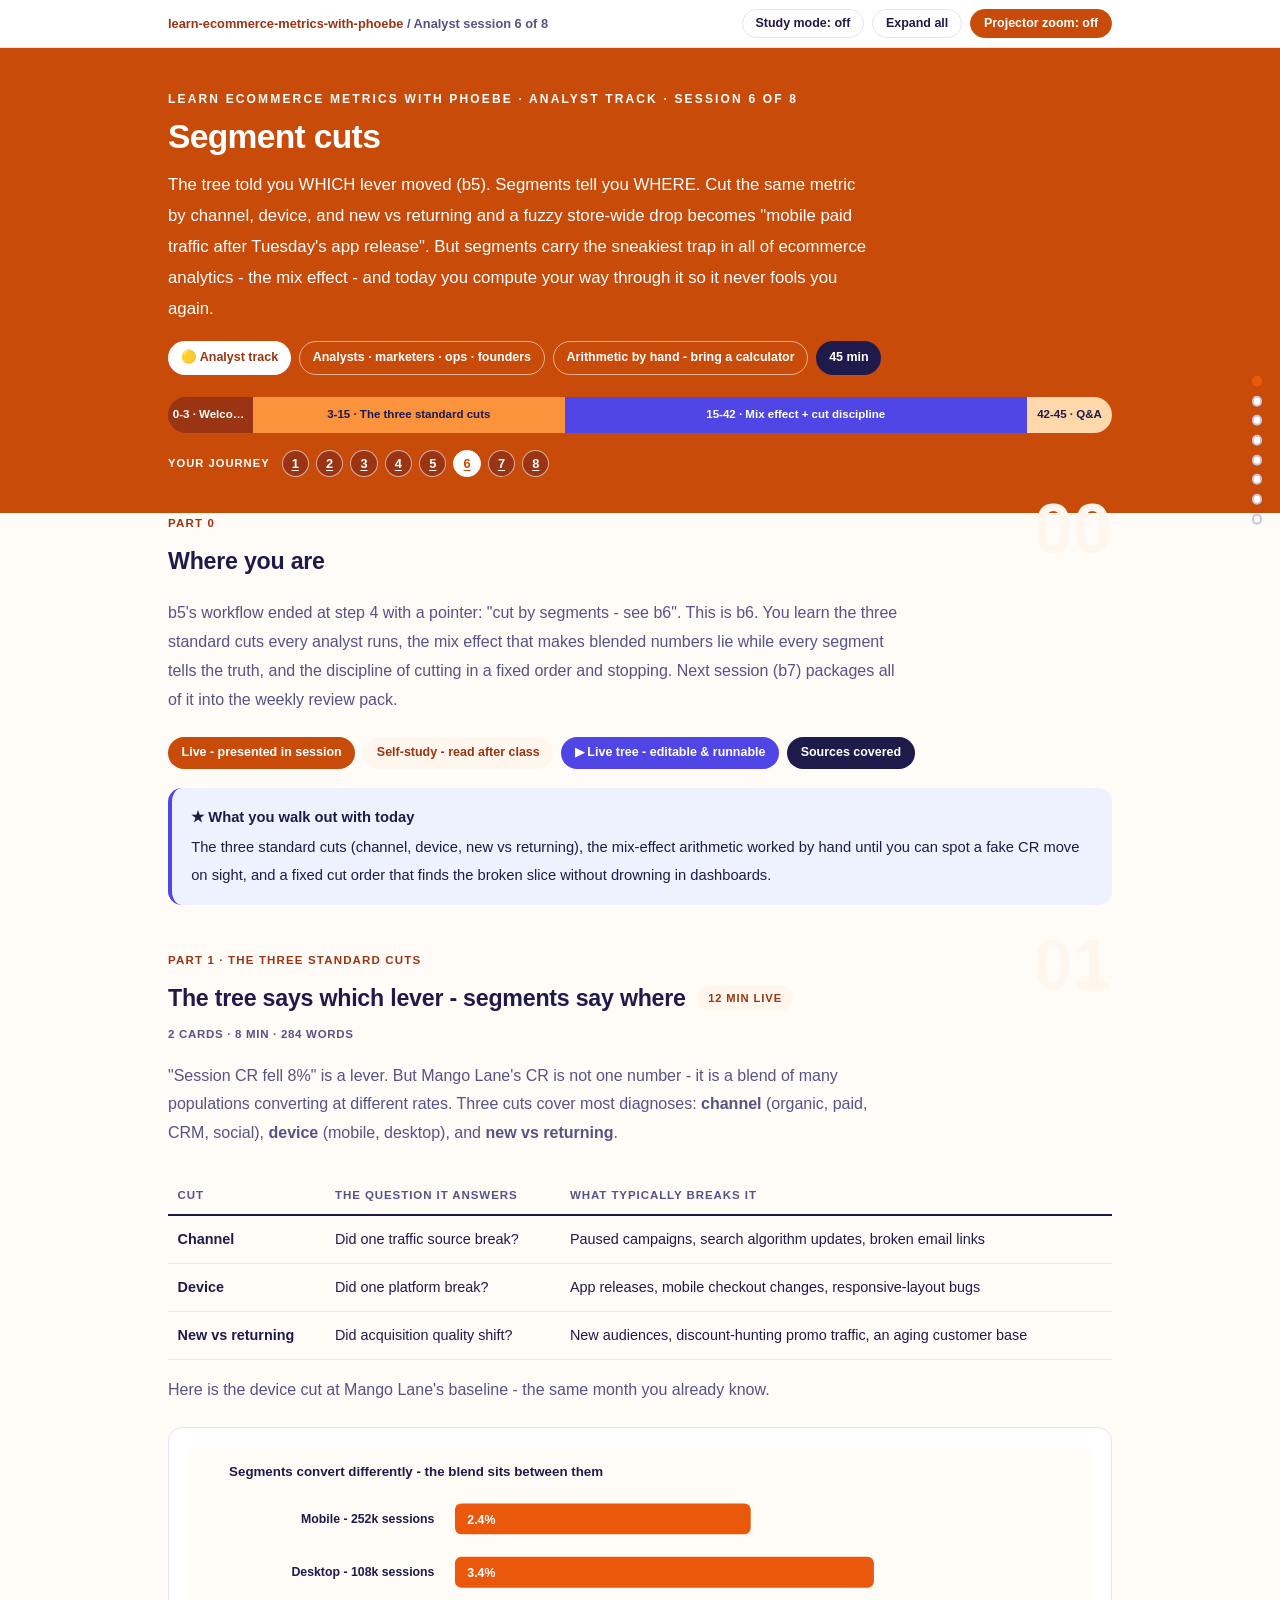
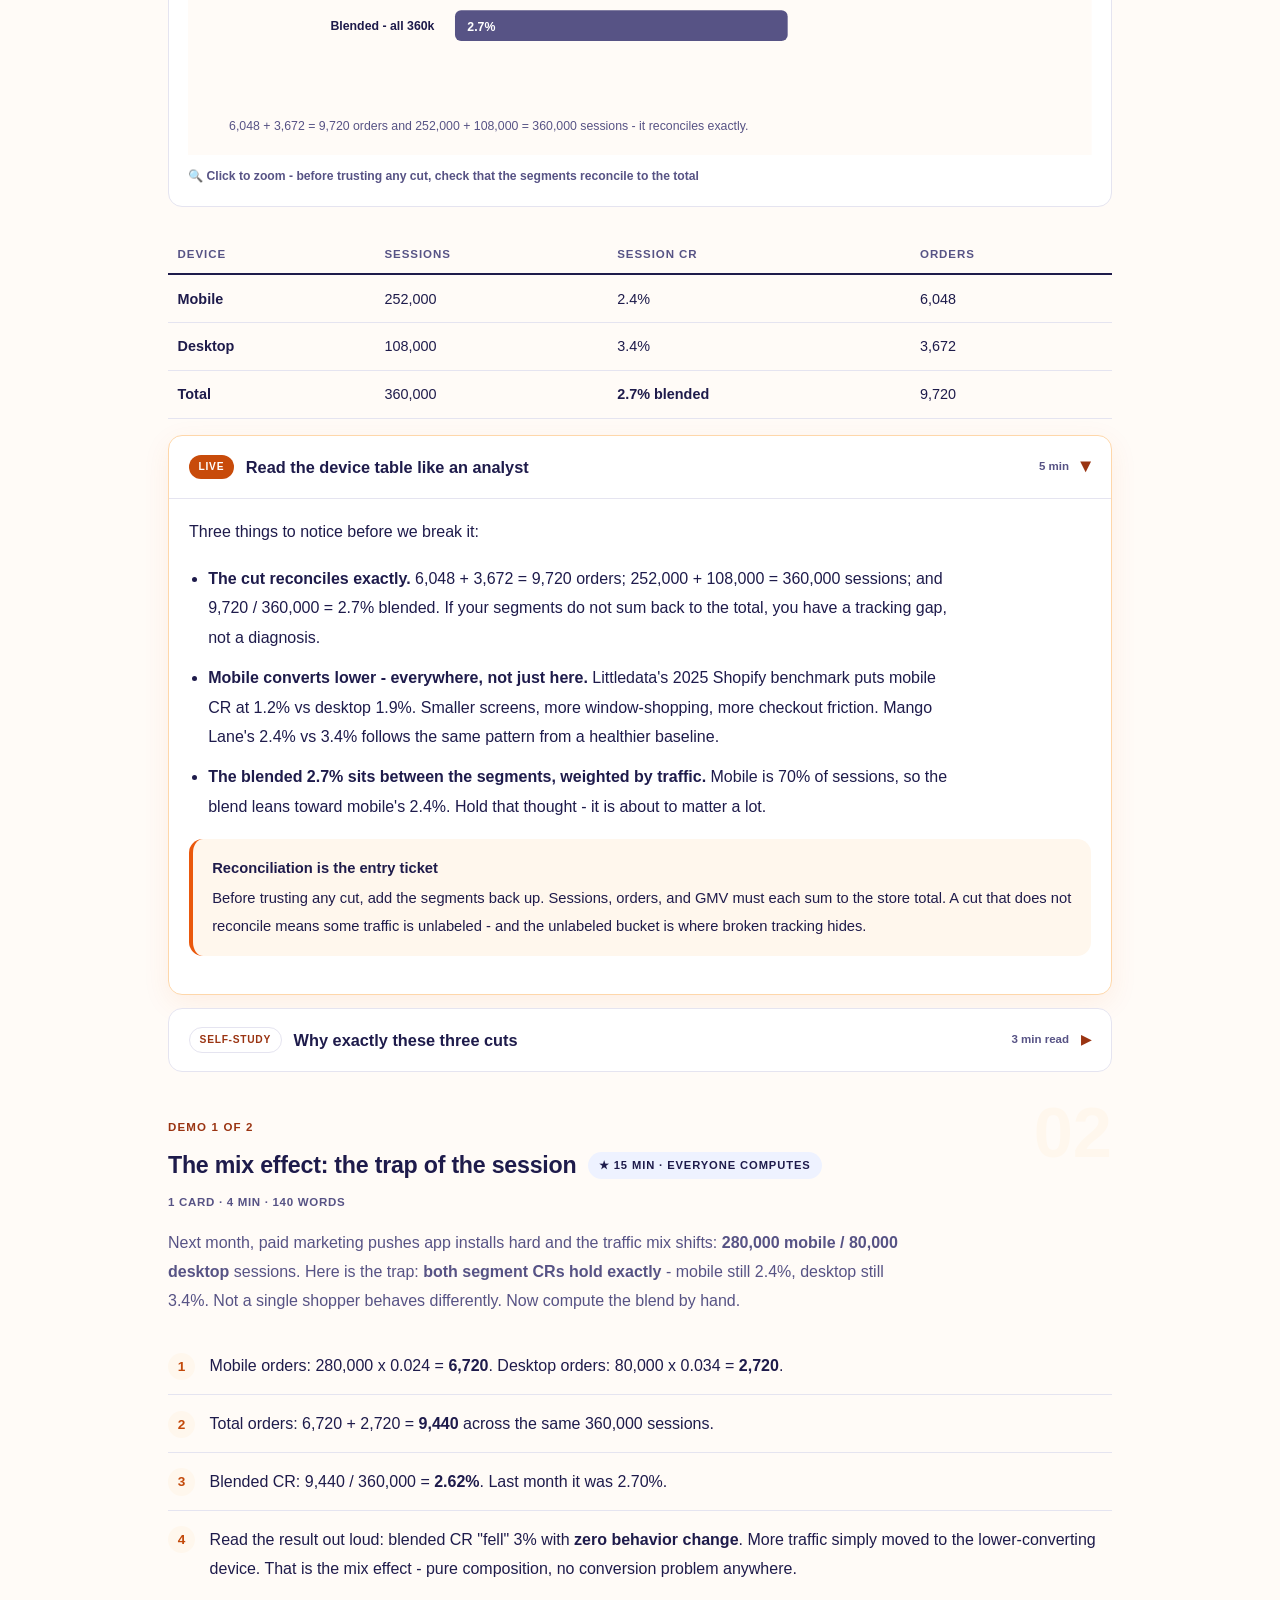
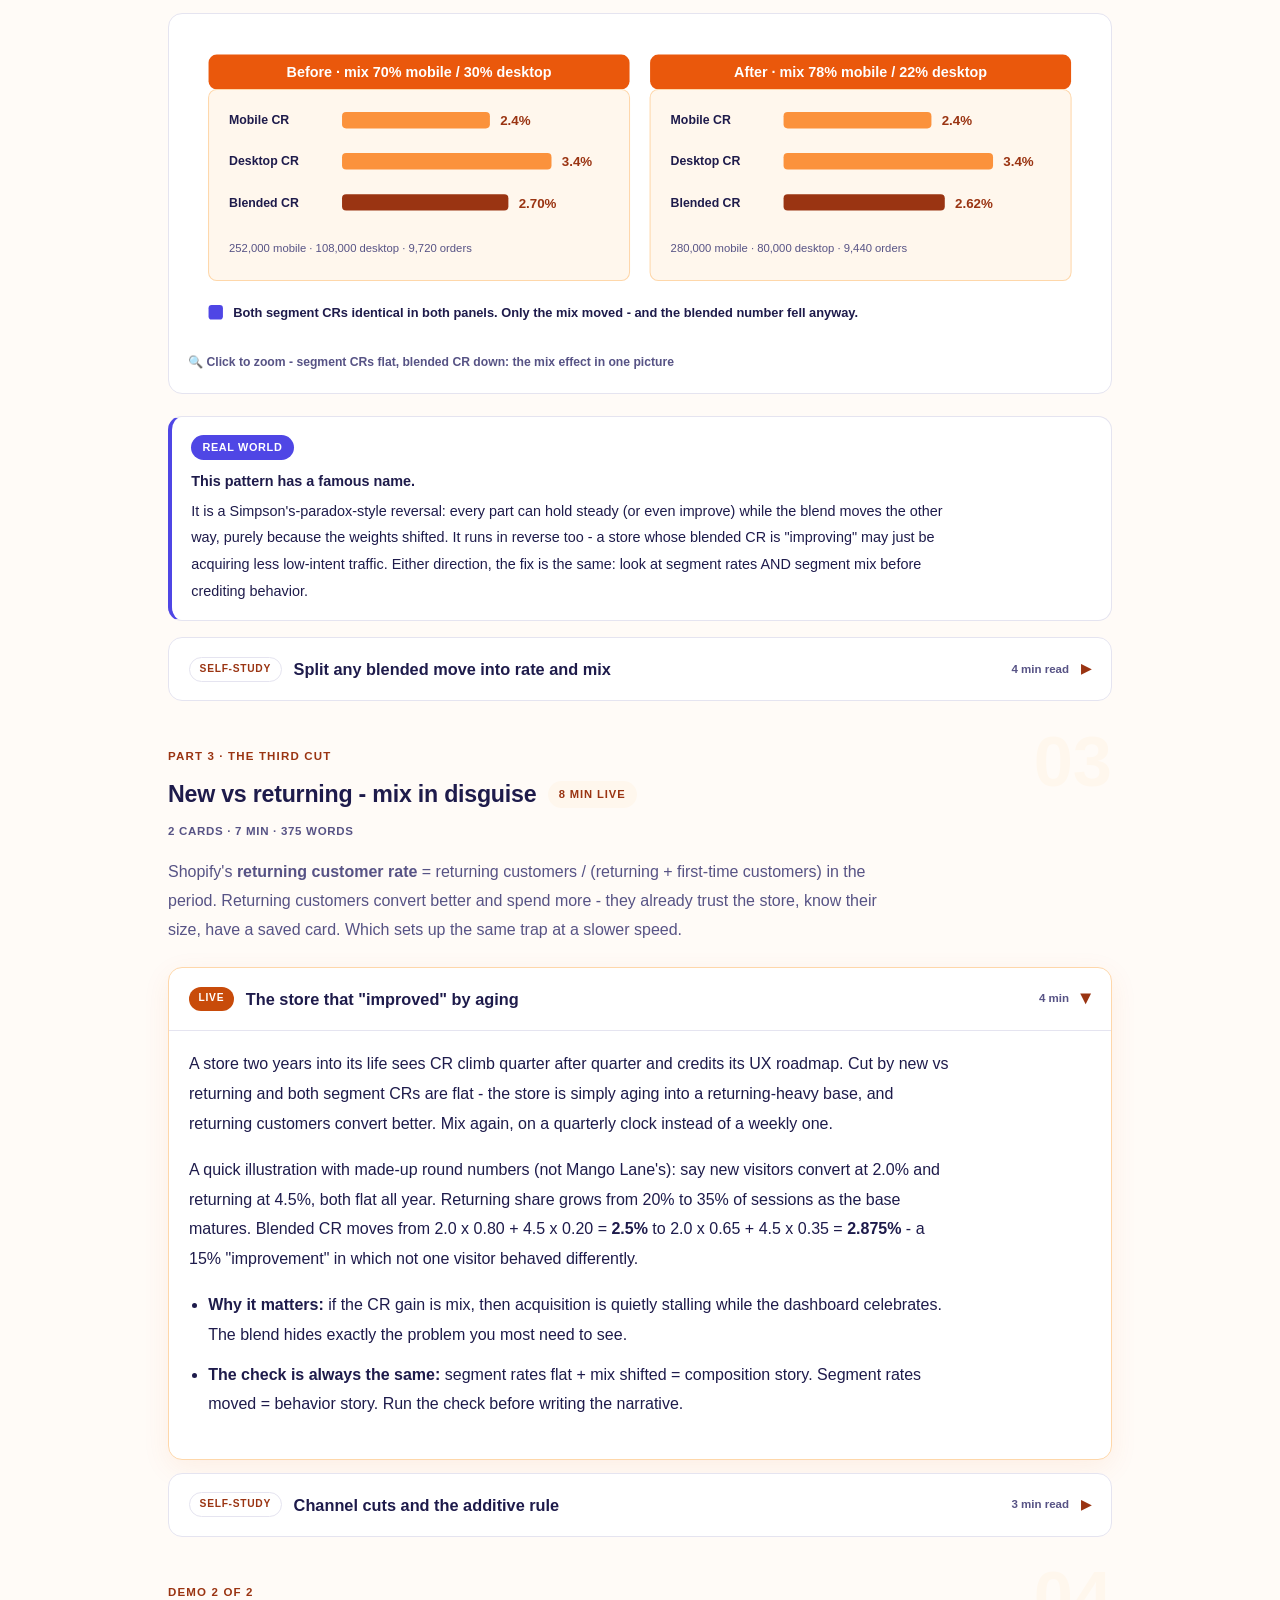
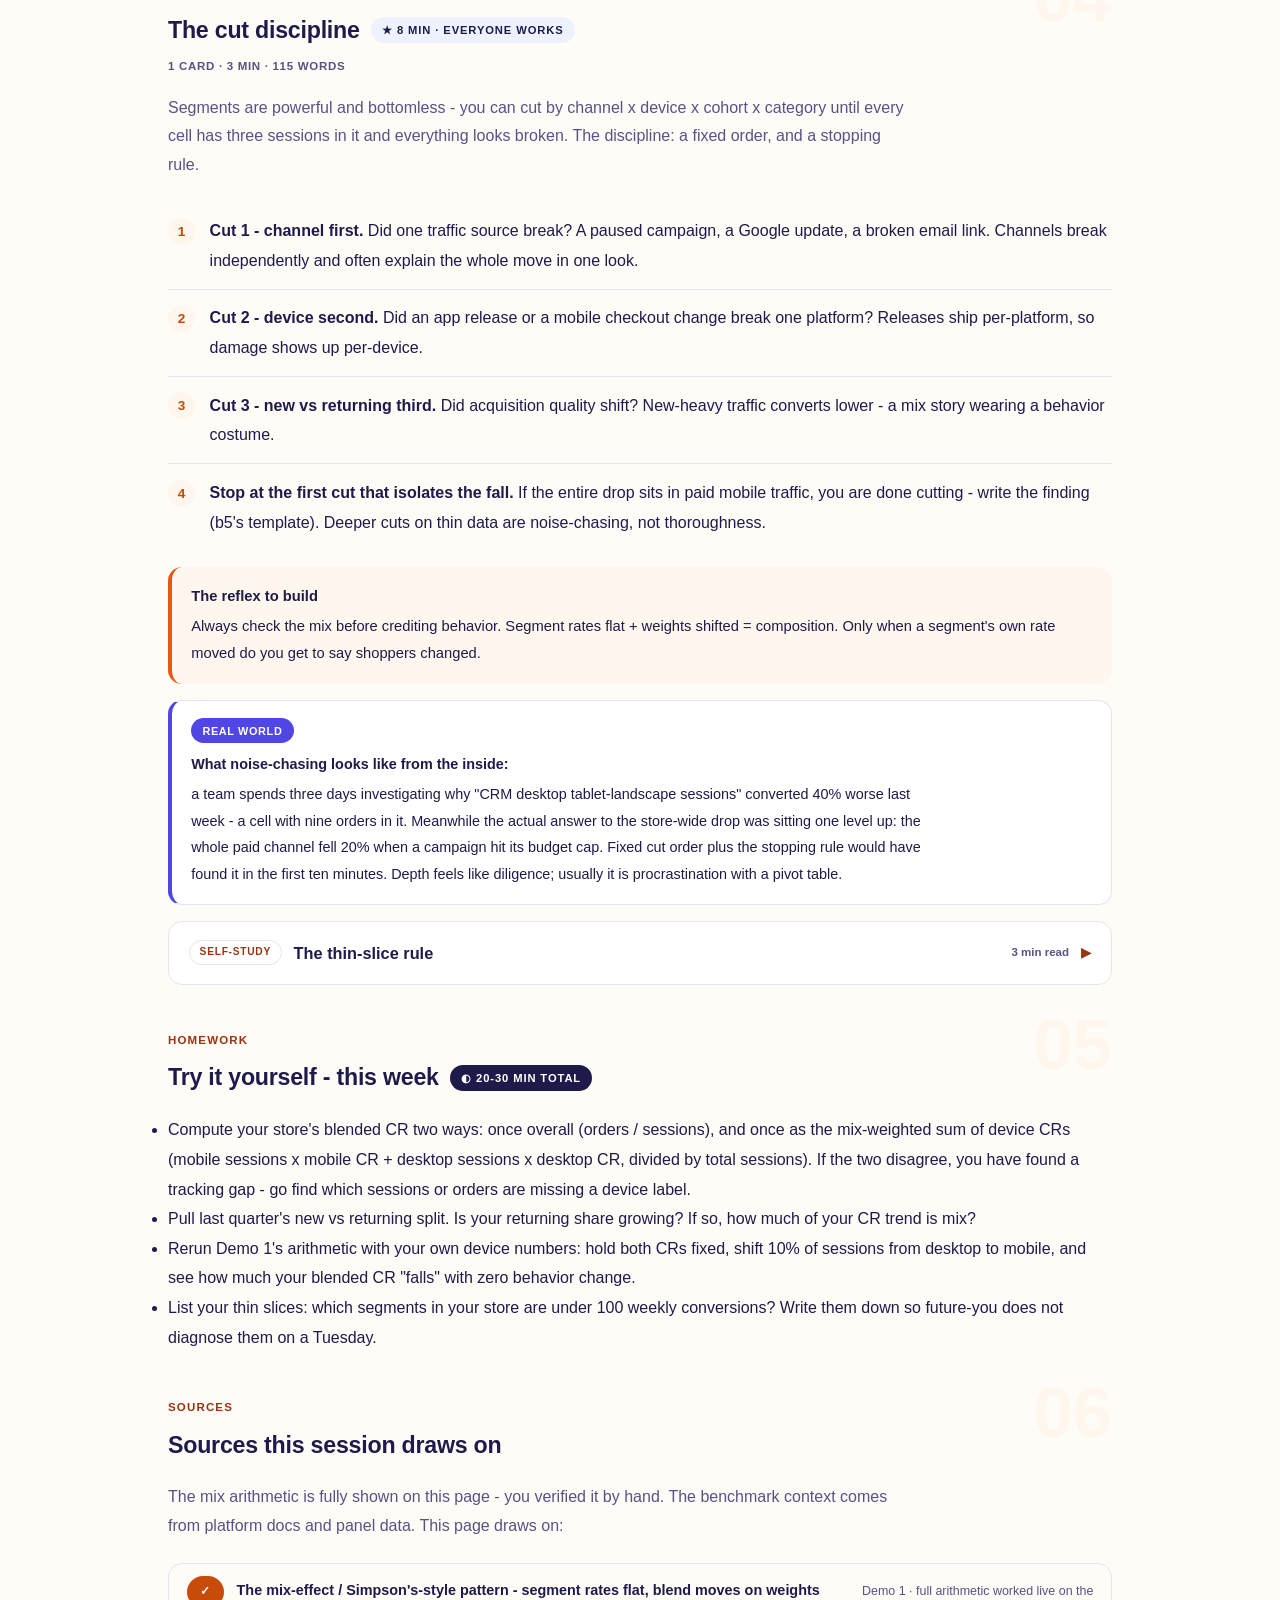
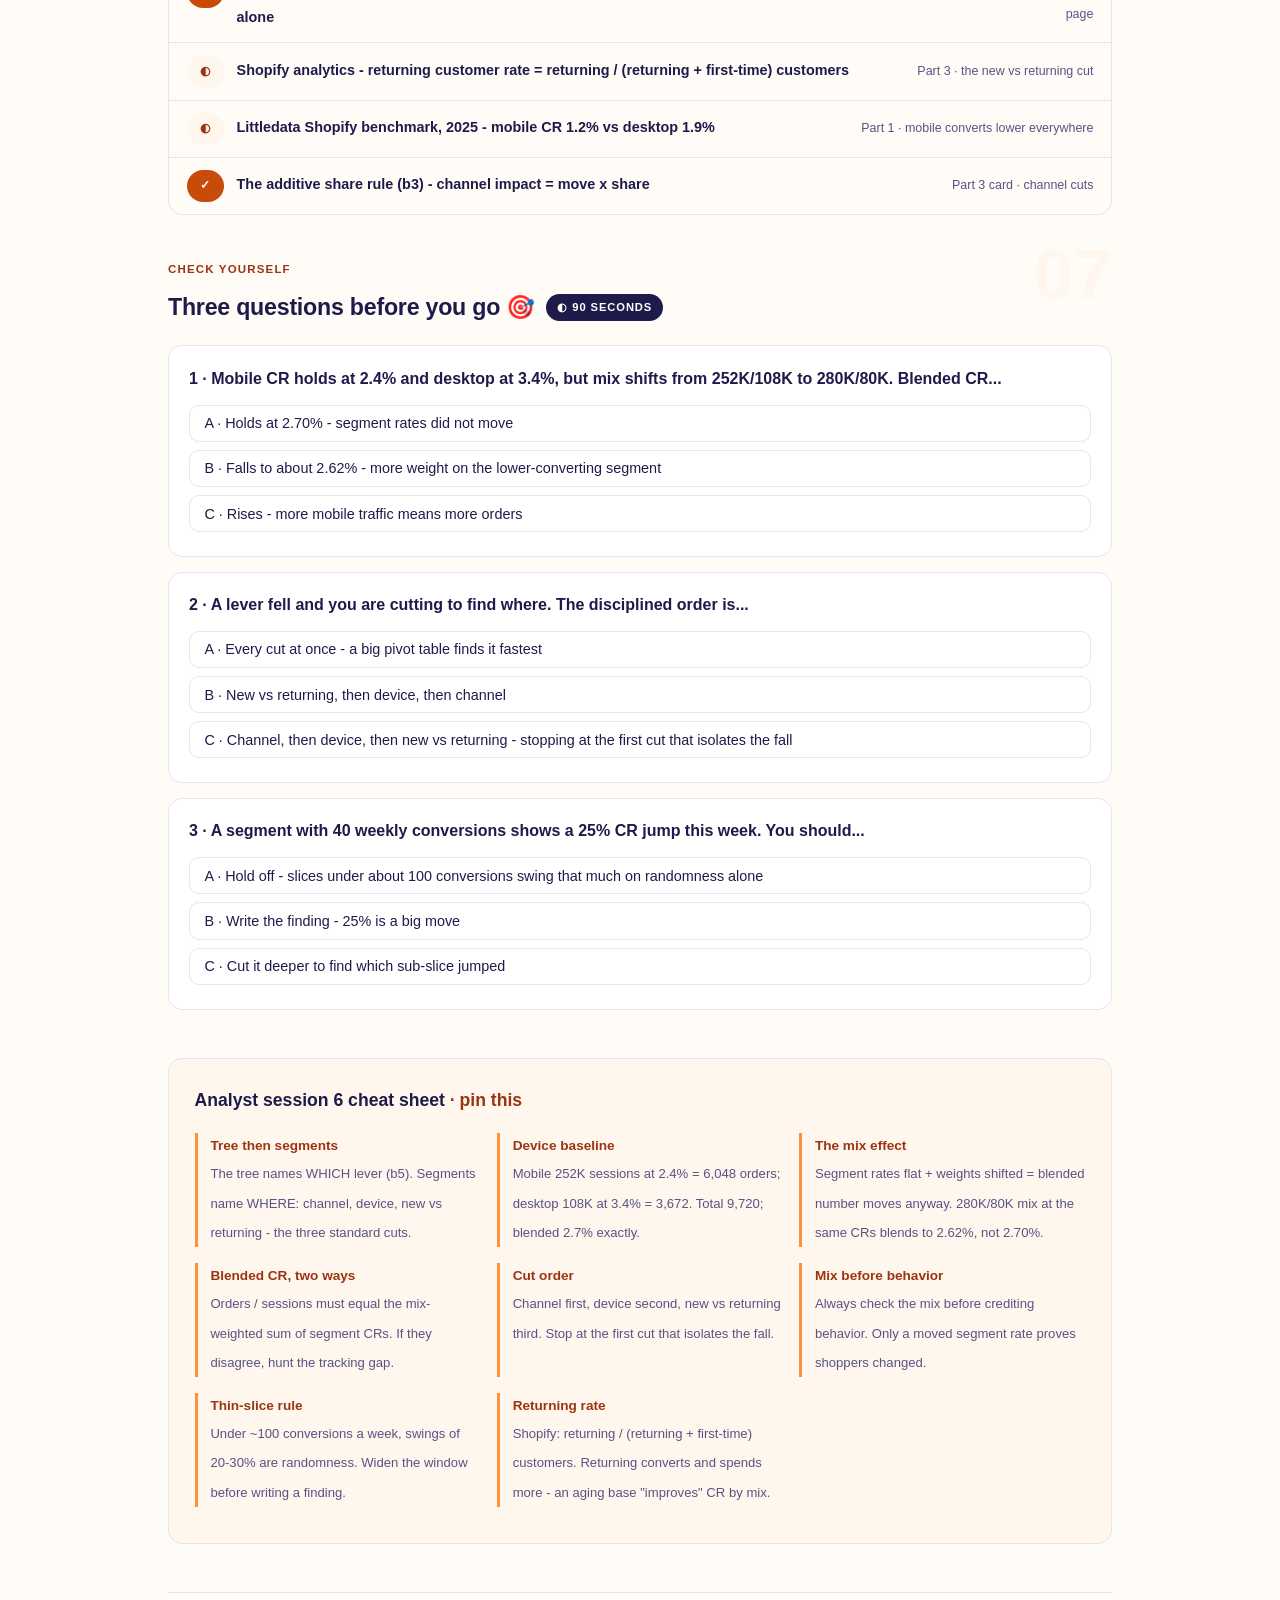
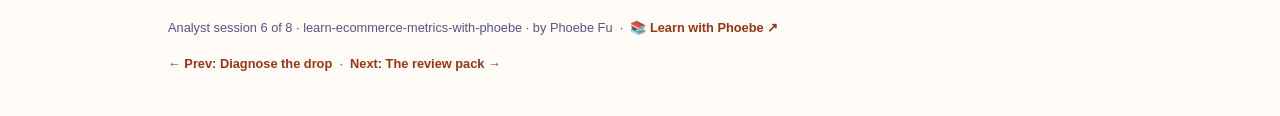
<file: courses/b6-segment-cuts.html>
<!DOCTYPE html>
<html lang="en">
<head>
<meta charset="UTF-8">
<meta name="viewport" content="width=device-width, initial-scale=1.0">
<!-- social:start -->
<meta name="description" content="b5&#x27;s workflow ended at step 4 with a pointer: &quot;cut by segments - see b6&quot;. This is b6. You learn the three standard cuts every analyst runs, the mix effect that makes blended numbers lie...">
<meta property="og:type" content="article">
<meta property="og:site_name" content="Learn with Phoebe">
<meta property="og:title" content="Segment cuts - learn ecommerce metrics with phoebe">
<meta property="og:description" content="b5&#x27;s workflow ended at step 4 with a pointer: &quot;cut by segments - see b6&quot;. This is b6. You learn the three standard cuts every analyst runs, the mix effect that makes blended numbers lie...">
<meta property="og:url" content="https://phoebefu6.github.io/learn-ecommerce-metrics-with-phoebe/courses/b6-segment-cuts.html">
<meta property="og:image" content="https://phoebefu6.github.io/learn-ecommerce-metrics-with-phoebe/assets/og-cover.png">
<meta property="og:image:width" content="1200">
<meta property="og:image:height" content="630">
<meta name="twitter:card" content="summary_large_image">
<meta name="twitter:title" content="Segment cuts - learn ecommerce metrics with phoebe">
<meta name="twitter:description" content="b5&#x27;s workflow ended at step 4 with a pointer: &quot;cut by segments - see b6&quot;. This is b6. You learn the three standard cuts every analyst runs, the mix effect that makes blended numbers lie...">
<meta name="twitter:image" content="https://phoebefu6.github.io/learn-ecommerce-metrics-with-phoebe/assets/og-cover.png">
<!-- social:end -->
<title>Analyst session 6 · Segment cuts - learn ecommerce metrics with phoebe</title>
<link rel="stylesheet" href="../assets/style.css?v=34">
</head>
<body>

<div class="toolbar">
  <div class="wrap">
    <span class="crumb"><a href="../index.html">learn-ecommerce-metrics-with-phoebe</a> / Analyst session 6 of 8</span>
    <button class="btn" id="toggle-all" type="button">Expand all</button>
    <button class="btn primary" id="zoom-toggle" type="button">Projector zoom: off</button>
  </div>
</div>

<header class="masthead">
  <div class="wrap">
    <div class="eyebrow">Learn Ecommerce Metrics with Phoebe · Analyst track · Session 6 of 8</div>
    <h1>Segment <span class="accent">cuts</span></h1>
    <p class="sub">The tree told you WHICH lever moved (b5). Segments tell you WHERE. Cut the same metric by channel, device, and new vs returning and a fuzzy store-wide drop becomes "mobile paid traffic after Tuesday's app release". But segments carry the sneakiest trap in all of ecommerce analytics - the mix effect - and today you compute your way through it so it never fools you again.</p>
    <div class="chip-row">
      <span class="chip level">🟡 Analyst track</span>
      <span class="chip audience">Analysts · marketers · ops · founders</span>
      <span class="chip audience">Arithmetic by hand - bring a calculator</span>
      <span class="chip time">45 min</span>
    </div>
    <div class="agenda">
      <span class="a1" style="flex:1">0-3 · Welcome</span>
      <span class="a2" style="flex:4">3-15 · The three standard cuts</span>
      <span class="a3" style="flex:6">15-42 · Mix effect + cut discipline</span>
      <span class="a4" style="flex:1">42-45 · Q&amp;A</span>
    </div>
  </div>
</header>

<main class="wrap">

  <!-- ============ INTRO ============ -->
  <section class="section" id="intro">
    <div class="section-kicker">
      <span class="klabel">Part 0</span>
      <h2>Where you are</h2>
    </div>
    <p class="lede">b5's workflow ended at step 4 with a pointer: "cut by segments - see b6". This is b6. You learn the three standard cuts every analyst runs, the mix effect that makes blended numbers lie while every segment tells the truth, and the discipline of cutting in a fixed order and stopping. Next session (b7) packages all of it into the weekly review pack.</p>
    <div class="legend">
      <span class="pill solid">Live - presented in session</span>
      <span class="pill light">Self-study - read after class</span>
      <span class="pill peach">▶ Live tree - editable &amp; runnable</span>
      <span class="pill inkpill">Sources covered</span>
    </div>
    <div class="callout win">
      <strong>★ What you walk out with today</strong>
      The three standard cuts (channel, device, new vs returning), the mix-effect arithmetic worked by hand until you can spot a fake CR move on sight, and a fixed cut order that finds the broken slice without drowning in dashboards.
    </div>
  </section>

  <!-- ============ PART 1: THE THREE CUTS ============ -->
  <section class="section" id="cuts">
    <div class="section-kicker">
      <span class="klabel">Part 1 · the three standard cuts</span>
      <h2>The tree says which lever - segments say where <span class="tag concept">12 min live</span></h2>
    </div>
    <p class="lede">"Session CR fell 8%" is a lever. But Mango Lane's CR is not one number - it is a blend of many populations converting at different rates. Three cuts cover most diagnoses: <strong>channel</strong> (organic, paid, CRM, social), <strong>device</strong> (mobile, desktop), and <strong>new vs returning</strong>.</p>

    <table class="clean">
      <thead><tr><th>Cut</th><th>The question it answers</th><th>What typically breaks it</th></tr></thead>
      <tbody>
        <tr><td><strong>Channel</strong></td><td>Did one traffic source break?</td><td>Paused campaigns, search algorithm updates, broken email links</td></tr>
        <tr><td><strong>Device</strong></td><td>Did one platform break?</td><td>App releases, mobile checkout changes, responsive-layout bugs</td></tr>
        <tr><td><strong>New vs returning</strong></td><td>Did acquisition quality shift?</td><td>New audiences, discount-hunting promo traffic, an aging customer base</td></tr>
      </tbody>
    </table>

    <p class="lede">Here is the device cut at Mango Lane's baseline - the same month you already know.</p>
<figure class="zoomable">
  <svg viewBox="0 0 880 300" xmlns="http://www.w3.org/2000/svg" role="img" aria-label="Bar chart of Mango Lane's device cut: mobile converts at 2.4 percent across 252,000 sessions, desktop at 3.4 percent across 108,000 sessions, and the blended rate across all 360,000 sessions is 2.7 percent, sitting between the two segments.">
    <style>
      .b6dT{font:700 13px Inter,sans-serif;fill:#1E1B4B;}
      .b6dL{font:600 12px Inter,sans-serif;fill:#1E1B4B;}
      .b6dVw{font:700 12px Inter,sans-serif;fill:#FFFFFF;}
      .b6dN{font:400 12px Inter,sans-serif;fill:#575385;}
    </style>
    <rect x="0" y="0" width="880" height="300" fill="#FFFBF7"/>
    <text class="b6dT" x="40" y="28">Segments convert differently - the blend sits between them</text>

    <text class="b6dL" x="240" y="74" text-anchor="end">Mobile - 252k sessions</text>
    <rect x="260" y="55" width="288" height="30" rx="6" fill="#EA580C"/>
    <text class="b6dVw" x="272" y="75">2.4%</text>

    <text class="b6dL" x="240" y="126" text-anchor="end">Desktop - 108k sessions</text>
    <rect x="260" y="107" width="408" height="30" rx="6" fill="#EA580C"/>
    <text class="b6dVw" x="272" y="127">3.4%</text>

    <text class="b6dL" x="240" y="178" text-anchor="end">Blended - all 360k</text>
    <rect x="260" y="159" width="324" height="30" rx="6" fill="#575385"/>
    <text class="b6dVw" x="272" y="179">2.7%</text>

    <text class="b6dN" x="40" y="276">6,048 + 3,672 = 9,720 orders and 252,000 + 108,000 = 360,000 sessions - it reconciles exactly.</text>
  </svg>
  <figcaption>🔍 Click to zoom - before trusting any cut, check that the segments reconcile to the total</figcaption>
</figure>


    <table class="clean">
      <thead><tr><th>Device</th><th>Sessions</th><th>Session CR</th><th>Orders</th></tr></thead>
      <tbody>
        <tr><td><strong>Mobile</strong></td><td>252,000</td><td>2.4%</td><td>6,048</td></tr>
        <tr><td><strong>Desktop</strong></td><td>108,000</td><td>3.4%</td><td>3,672</td></tr>
        <tr><td><strong>Total</strong></td><td>360,000</td><td><strong>2.7% blended</strong></td><td>9,720</td></tr>
      </tbody>
    </table>

    <details class="card" open>
      <summary><span class="mode live">Live</span>Read the device table like an analyst<span class="mini">5 min</span><span class="caret">▶</span></summary>
      <div class="body">
        <p>Three things to notice before we break it:</p>
        <ul>
          <li><strong>The cut reconciles exactly.</strong> 6,048 + 3,672 = 9,720 orders; 252,000 + 108,000 = 360,000 sessions; and 9,720 / 360,000 = 2.7% blended. If your segments do not sum back to the total, you have a tracking gap, not a diagnosis.</li>
          <li><strong>Mobile converts lower - everywhere, not just here.</strong> Littledata's 2025 Shopify benchmark puts mobile CR at 1.2% vs desktop 1.9%. Smaller screens, more window-shopping, more checkout friction. Mango Lane's 2.4% vs 3.4% follows the same pattern from a healthier baseline.</li>
          <li><strong>The blended 2.7% sits between the segments, weighted by traffic.</strong> Mobile is 70% of sessions, so the blend leans toward mobile's 2.4%. Hold that thought - it is about to matter a lot.</li>
        </ul>
        <div class="callout tip">
          <strong>Reconciliation is the entry ticket</strong>
          Before trusting any cut, add the segments back up. Sessions, orders, and GMV must each sum to the store total. A cut that does not reconcile means some traffic is unlabeled - and the unlabeled bucket is where broken tracking hides.
        </div>
      </div>
    </details>

    <details class="card">
      <summary><span class="mode self">Self-study</span>Why exactly these three cuts<span class="mini">3 min read</span><span class="caret">▶</span></summary>
      <div class="body">
        <p>You can slice by dozens of properties - category, price band, region, browser, hour of day. The three standard cuts earn their place because each maps to a distinct <em>cause family</em> with a distinct owner:</p>
        <ul>
          <li><strong>Channel = acquisition machinery.</strong> Campaigns, budgets, algorithms, email sends. Breaks are frequent, sharp, and owned by marketing.</li>
          <li><strong>Device = the product surface.</strong> Code ships per-platform, so bugs land per-device. Owned by engineering and product.</li>
          <li><strong>New vs returning = audience quality.</strong> Shifts are slow and compositional. Owned by acquisition strategy and CRM together.</li>
          <li><strong>Everything else is situational.</strong> Cut by category when merchandising changed, by region when logistics changed. Add a cut when you have a hypothesis, not because the dropdown offers it.</li>
        </ul>
      </div>
    </details>
  </section>

  <!-- ============ DEMO 1: THE MIX EFFECT ============ -->
  <section class="section" id="demo-1">
    <div class="section-kicker">
      <span class="klabel">Demo 1 of 2</span>
      <h2>The mix effect: the trap of the session <span class="tag demo">★ 15 min · everyone computes</span></h2>
    </div>
    <p class="lede">Next month, paid marketing pushes app installs hard and the traffic mix shifts: <strong>280,000 mobile / 80,000 desktop</strong> sessions. Here is the trap: <strong>both segment CRs hold exactly</strong> - mobile still 2.4%, desktop still 3.4%. Not a single shopper behaves differently. Now compute the blend by hand.</p>

    <div class="steps">
      <div class="step"><p>Mobile orders: 280,000 x 0.024 = <strong>6,720</strong>. Desktop orders: 80,000 x 0.034 = <strong>2,720</strong>.</p></div>
      <div class="step"><p>Total orders: 6,720 + 2,720 = <strong>9,440</strong> across the same 360,000 sessions.</p></div>
      <div class="step"><p>Blended CR: 9,440 / 360,000 = <strong>2.62%</strong>. Last month it was 2.70%.</p></div>
      <div class="step"><p>Read the result out loud: blended CR "fell" 3% with <strong>zero behavior change</strong>. More traffic simply moved to the lower-converting device. That is the mix effect - pure composition, no conversion problem anywhere.</p></div>
    </div>

    <figure class="zoomable">
      <svg viewBox="0 0 880 300" xmlns="http://www.w3.org/2000/svg" role="img" aria-label="Before and after panels showing segment conversion rates flat while blended conversion rate falls due to mix shift">
        <style>
          .mxT { font: 800 14px Inter, sans-serif; fill: #FFFFFF; }
          .mxH { font: 700 12px Inter, sans-serif; fill: #1E1B4B; }
          .mxV { font: 800 13px Inter, sans-serif; fill: #9A3412; }
          .mxC { font: 400 11px Inter, sans-serif; fill: #575385; }
          .mxN { font: 600 12.5px Inter, sans-serif; fill: #1E1B4B; }
          .mxBar { fill: #FB923C; }
          .mxBlend { fill: #9A3412; }
        </style>

        <rect x="20" y="20" width="410" height="34" rx="8" fill="#EA580C"/>
        <text class="mxT" x="225" y="42" text-anchor="middle">Before · mix 70% mobile / 30% desktop</text>
        <rect x="450" y="20" width="410" height="34" rx="8" fill="#EA580C"/>
        <text class="mxT" x="655" y="42" text-anchor="middle">After · mix 78% mobile / 22% desktop</text>

        <rect x="20" y="54" width="410" height="186" rx="8" fill="#FFF7ED" stroke="#FED7AA"/>
        <rect x="450" y="54" width="410" height="186" rx="8" fill="#FFF7ED" stroke="#FED7AA"/>

        <text class="mxH" x="40" y="88">Mobile CR</text>
        <rect class="mxBar" x="150" y="76" width="144" height="16" rx="4"/>
        <text class="mxV" x="304" y="89">2.4%</text>
        <text class="mxH" x="40" y="128">Desktop CR</text>
        <rect class="mxBar" x="150" y="116" width="204" height="16" rx="4"/>
        <text class="mxV" x="364" y="129">3.4%</text>
        <text class="mxH" x="40" y="168">Blended CR</text>
        <rect class="mxBlend" x="150" y="156" width="162" height="16" rx="4"/>
        <text class="mxV" x="322" y="169">2.70%</text>
        <text class="mxC" x="40" y="212">252,000 mobile · 108,000 desktop · 9,720 orders</text>

        <text class="mxH" x="470" y="88">Mobile CR</text>
        <rect class="mxBar" x="580" y="76" width="144" height="16" rx="4"/>
        <text class="mxV" x="734" y="89">2.4%</text>
        <text class="mxH" x="470" y="128">Desktop CR</text>
        <rect class="mxBar" x="580" y="116" width="204" height="16" rx="4"/>
        <text class="mxV" x="794" y="129">3.4%</text>
        <text class="mxH" x="470" y="168">Blended CR</text>
        <rect class="mxBlend" x="580" y="156" width="157" height="16" rx="4"/>
        <text class="mxV" x="747" y="169">2.62%</text>
        <text class="mxC" x="470" y="212">280,000 mobile · 80,000 desktop · 9,440 orders</text>

        <rect x="20" y="264" width="14" height="14" rx="3" fill="#4F46E5"/>
        <text class="mxN" x="44" y="276">Both segment CRs identical in both panels. Only the mix moved - and the blended number fell anyway.</text>
      </svg>
      <figcaption>🔍 Click to zoom - segment CRs flat, blended CR down: the mix effect in one picture</figcaption>
    </figure>

    <div class="callout example">
      <span class="ex-pill">Real world</span>
      <p><strong>This pattern has a famous name.</strong> It is a Simpson's-paradox-style reversal: every part can hold steady (or even improve) while the blend moves the other way, purely because the weights shifted. It runs in reverse too - a store whose blended CR is "improving" may just be acquiring less low-intent traffic. Either direction, the fix is the same: look at segment rates AND segment mix before crediting behavior.</p>
    </div>

    <details class="card">
      <summary><span class="mode self">Self-study</span>Split any blended move into rate and mix<span class="mini">4 min read</span><span class="caret">▶</span></summary>
      <div class="body">
        <p>The general two-step decomposition, usable on any blended metric:</p>
        <div class="steps">
          <div class="step"><p><strong>Counterfactual blend:</strong> apply this period's mix to LAST period's segment rates. For our shift: (280,000 x 0.024 + 80,000 x 0.034) / 360,000 = 2.62%. This is what the blend "should" be if only the mix moved.</p></div>
          <div class="step"><p><strong>Mix piece:</strong> counterfactual minus last period's actual. 2.62% - 2.70% = <strong>-0.08 points from mix</strong>.</p></div>
          <div class="step"><p><strong>Rate piece:</strong> this period's actual minus the counterfactual. Here 2.62% - 2.62% = <strong>0.00 points from behavior</strong>. The entire move was composition - and now you can say so with arithmetic, not intuition.</p></div>
        </div>
        <p>When both pieces are nonzero (the usual real-world case), the split tells you how much of the story belongs to acquisition (mix) and how much to the site experience (rate) - which is exactly the line between the marketing team's problem and the product team's problem.</p>
      </div>
    </details>
  </section>

  <!-- ============ PART 3: NEW VS RETURNING + CHANNEL ============ -->
  <section class="section" id="new-returning">
    <div class="section-kicker">
      <span class="klabel">Part 3 · the third cut</span>
      <h2>New vs returning - mix in disguise <span class="tag concept">8 min live</span></h2>
    </div>
    <p class="lede">Shopify's <strong>returning customer rate</strong> = returning customers / (returning + first-time customers) in the period. Returning customers convert better and spend more - they already trust the store, know their size, have a saved card. Which sets up the same trap at a slower speed.</p>

    <details class="card" open>
      <summary><span class="mode live">Live</span>The store that "improved" by aging<span class="mini">4 min</span><span class="caret">▶</span></summary>
      <div class="body">
        <p>A store two years into its life sees CR climb quarter after quarter and credits its UX roadmap. Cut by new vs returning and both segment CRs are flat - the store is simply aging into a returning-heavy base, and returning customers convert better. Mix again, on a quarterly clock instead of a weekly one.</p>
        <p>A quick illustration with made-up round numbers (not Mango Lane's): say new visitors convert at 2.0% and returning at 4.5%, both flat all year. Returning share grows from 20% to 35% of sessions as the base matures. Blended CR moves from 2.0 x 0.80 + 4.5 x 0.20 = <strong>2.5%</strong> to 2.0 x 0.65 + 4.5 x 0.35 = <strong>2.875%</strong> - a 15% "improvement" in which not one visitor behaved differently.</p>
        <ul>
          <li><strong>Why it matters:</strong> if the CR gain is mix, then acquisition is quietly stalling while the dashboard celebrates. The blend hides exactly the problem you most need to see.</li>
          <li><strong>The check is always the same:</strong> segment rates flat + mix shifted = composition story. Segment rates moved = behavior story. Run the check before writing the narrative.</li>
        </ul>
      </div>
    </details>

    <details class="card">
      <summary><span class="mode self">Self-study</span>Channel cuts and the additive rule<span class="mini">3 min read</span><span class="caret">▶</span></summary>
      <div class="body">
        <p>The channel cut uses the additive tree from b3: Mango Lane's GMV splits Organic 40% / Paid 30% / CRM 20% / Social 10%. The rule from b3 applies directly: <strong>additive impact = the branch's move x its share</strong>.</p>
<figure class="zoomable">
  <svg viewBox="0 0 880 300" xmlns="http://www.w3.org/2000/svg" role="img" aria-label="Bar chart contrasting channel share and impact: Paid holds 30 percent of GMV and a 20 percent fall in Paid costs 6 percent of total GMV, while Social holds 10 percent of GMV and the same 20 percent fall costs only 2 percent, showing a channel's share decides the damage of an equal percentage drop.">
    <style>
      .b6iT{font:700 13px Inter,sans-serif;fill:#1E1B4B;}
      .b6iL{font:600 12px Inter,sans-serif;fill:#1E1B4B;}
      .b6iVi{font:700 12px Inter,sans-serif;fill:#1E1B4B;}
      .b6iVw{font:700 12px Inter,sans-serif;fill:#FFFFFF;}
      .b6iN{font:400 12px Inter,sans-serif;fill:#575385;}
    </style>
    <rect x="0" y="0" width="880" height="300" fill="#FFFBF7"/>
    <text class="b6iT" x="40" y="28">Same 20% fall, different damage - share decides</text>

    <text class="b6iL" x="240" y="74" text-anchor="end">Paid share of GMV</text>
    <rect x="260" y="55" width="480" height="30" rx="6" fill="#FED7AA" stroke="#9A3412" stroke-width="1.5"/>
    <text class="b6iVi" x="272" y="75">30%</text>

    <text class="b6iL" x="240" y="126" text-anchor="end">Paid down 20% - GMV hit</text>
    <rect x="260" y="107" width="96" height="30" rx="6" fill="#9A3412"/>
    <text class="b6iVw" x="272" y="127">6%</text>

    <text class="b6iL" x="240" y="178" text-anchor="end">Social share of GMV</text>
    <rect x="260" y="159" width="160" height="30" rx="6" fill="#FED7AA" stroke="#9A3412" stroke-width="1.5"/>
    <text class="b6iVi" x="272" y="179">10%</text>

    <text class="b6iL" x="240" y="230" text-anchor="end">Social down 20% - GMV hit</text>
    <rect x="260" y="211" width="32" height="30" rx="6" fill="#9A3412"/>
    <text class="b6iVi" x="304" y="231">2%</text>

    <text class="b6iN" x="40" y="276">A 20% fall in Paid (30% share) costs 6% of GMV; the same fall in Social (10% share) costs only 2%.</text>
  </svg>
  <figcaption>🔍 Click to zoom - the same percentage drop does different damage depending on the channel's share</figcaption>
</figure>

        <ul>
          <li>Paid falls 20%? Top-line impact = 20% x 30% share = 6% of GMV.</li>
          <li>Social falls 20%? Impact = 20% x 10% = 2%. Same percentage fall, a third of the damage - share is what converts a channel move into a GMV move.</li>
          <li>This is why the channel cut comes first in the discipline below: one broken source with a big share explains a big drop fast.</li>
        </ul>
      </div>
    </details>
  </section>

  <!-- ============ DEMO 2: THE CUT DISCIPLINE ============ -->
  <section class="section" id="demo-2">
    <div class="section-kicker">
      <span class="klabel">Demo 2 of 2</span>
      <h2>The cut discipline <span class="tag demo">★ 8 min · everyone works</span></h2>
    </div>
    <p class="lede">Segments are powerful and bottomless - you can cut by channel x device x cohort x category until every cell has three sessions in it and everything looks broken. The discipline: a fixed order, and a stopping rule.</p>

    <div class="steps">
      <div class="step"><p><strong>Cut 1 - channel first.</strong> Did one traffic source break? A paused campaign, a Google update, a broken email link. Channels break independently and often explain the whole move in one look.</p></div>
      <div class="step"><p><strong>Cut 2 - device second.</strong> Did an app release or a mobile checkout change break one platform? Releases ship per-platform, so damage shows up per-device.</p></div>
      <div class="step"><p><strong>Cut 3 - new vs returning third.</strong> Did acquisition quality shift? New-heavy traffic converts lower - a mix story wearing a behavior costume.</p></div>
      <div class="step"><p><strong>Stop at the first cut that isolates the fall.</strong> If the entire drop sits in paid mobile traffic, you are done cutting - write the finding (b5's template). Deeper cuts on thin data are noise-chasing, not thoroughness.</p></div>
    </div>

    <div class="callout tip">
      <strong>The reflex to build</strong>
      Always check the mix before crediting behavior. Segment rates flat + weights shifted = composition. Only when a segment's own rate moved do you get to say shoppers changed.
    </div>

    <div class="callout example">
      <span class="ex-pill">Real world</span>
      <p><strong>What noise-chasing looks like from the inside:</strong> a team spends three days investigating why "CRM desktop tablet-landscape sessions" converted 40% worse last week - a cell with nine orders in it. Meanwhile the actual answer to the store-wide drop was sitting one level up: the whole paid channel fell 20% when a campaign hit its budget cap. Fixed cut order plus the stopping rule would have found it in the first ten minutes. Depth feels like diligence; usually it is procrastination with a pivot table.</p>
    </div>

    <details class="card">
      <summary><span class="mode self">Self-study</span>The thin-slice rule<span class="mini">3 min read</span><span class="caret">▶</span></summary>
      <div class="body">
        <p>A segment with a handful of daily orders swings wildly for free. Social desktop traffic at Mango Lane might convert 12 orders one day and 21 the next - a "75% surge" that is pure small-number noise. The working rule:</p>
        <ul>
          <li><strong>Do not diagnose weekly moves on slices under roughly 100 conversions.</strong> Below that, week-to-week swings of 20-30% are what randomness looks like, not what problems look like.</li>
          <li><strong>Widen before you conclude:</strong> a thin slice that looks broken this week deserves a 4-8 week window before it deserves a finding.</li>
          <li><strong>This is the stopping rule's twin:</strong> the cut order stops you going too deep; the thin-slice rule stops you trusting what you find when you do.</li>
        </ul>
      </div>
    </details>
  </section>

  <!-- ============ HOMEWORK ============ -->
  <section class="section" id="exercise">
    <div class="section-kicker">
      <span class="klabel">Homework</span>
      <h2>Try it yourself - this week <span class="tag exercise">◐ 20-30 min total</span></h2>
    </div>
    <ul>
      <li>Compute your store's blended CR two ways: once overall (orders / sessions), and once as the mix-weighted sum of device CRs (mobile sessions x mobile CR + desktop sessions x desktop CR, divided by total sessions). If the two disagree, you have found a tracking gap - go find which sessions or orders are missing a device label.</li>
      <li>Pull last quarter's new vs returning split. Is your returning share growing? If so, how much of your CR trend is mix?</li>
      <li>Rerun Demo 1's arithmetic with your own device numbers: hold both CRs fixed, shift 10% of sessions from desktop to mobile, and see how much your blended CR "falls" with zero behavior change.</li>
      <li>List your thin slices: which segments in your store are under 100 weekly conversions? Write them down so future-you does not diagnose them on a Tuesday.</li>
    </ul>
  </section>

  <!-- ============ SOURCES ============ -->
  <section class="section" id="official">
    <div class="section-kicker">
      <span class="klabel">Sources</span>
      <h2>Sources this session draws on</h2>
    </div>
    <p class="lede">The mix arithmetic is fully shown on this page - you verified it by hand. The benchmark context comes from platform docs and panel data. This page draws on:</p>
    <div class="covered">
      <div class="covered-row"><span class="status pill solid">✓</span><span class="name">The mix-effect / Simpson's-style pattern - segment rates flat, blend moves on weights alone</span><span class="note">Demo 1 · full arithmetic worked live on the page</span></div>
      <div class="covered-row"><span class="status pill light">◐</span><span class="name">Shopify analytics - returning customer rate = returning / (returning + first-time) customers</span><span class="note">Part 3 · the new vs returning cut</span></div>
      <div class="covered-row"><span class="status pill light">◐</span><span class="name">Littledata Shopify benchmark, 2025 - mobile CR 1.2% vs desktop 1.9%</span><span class="note">Part 1 · mobile converts lower everywhere</span></div>
      <div class="covered-row"><span class="status pill solid">✓</span><span class="name">The additive share rule (b3) - channel impact = move x share</span><span class="note">Part 3 card · channel cuts</span></div>
    </div>
  </section>

  <!-- ============ QUIZ ============ -->
  <section class="section" id="quiz">
    <div class="section-kicker">
      <span class="klabel">Check yourself</span>
      <h2>Three questions before you go 🎯 <span class="tag exercise">◐ 90 seconds</span></h2>
    </div>
    <div class="quiz-q" data-answer="1">
      <p class="qtext">1 · Mobile CR holds at 2.4% and desktop at 3.4%, but mix shifts from 252K/108K to 280K/80K. Blended CR...</p>
      <button class="qopt" type="button">A · Holds at 2.70% - segment rates did not move</button>
      <button class="qopt" type="button">B · Falls to about 2.62% - more weight on the lower-converting segment</button>
      <button class="qopt" type="button">C · Rises - more mobile traffic means more orders</button>
      <p class="qwhy">(280,000 x 0.024 + 80,000 x 0.034) / 360,000 = 9,440 / 360,000 = 2.62%. The blend fell about 3% with zero behavior change - pure mix. Check the mix before crediting behavior.</p>
    </div>
    <div class="quiz-q" data-answer="2">
      <p class="qtext">2 · A lever fell and you are cutting to find where. The disciplined order is...</p>
      <button class="qopt" type="button">A · Every cut at once - a big pivot table finds it fastest</button>
      <button class="qopt" type="button">B · New vs returning, then device, then channel</button>
      <button class="qopt" type="button">C · Channel, then device, then new vs returning - stopping at the first cut that isolates the fall</button>
      <p class="qwhy">Channel first (sources break independently and often explain everything), device second (releases ship per-platform), new/returning third (acquisition quality). Stop at the first cut that isolates the drop - deeper cuts on thin data chase noise.</p>
    </div>
    <div class="quiz-q" data-answer="0">
      <p class="qtext">3 · A segment with 40 weekly conversions shows a 25% CR jump this week. You should...</p>
      <button class="qopt" type="button">A · Hold off - slices under about 100 conversions swing that much on randomness alone</button>
      <button class="qopt" type="button">B · Write the finding - 25% is a big move</button>
      <button class="qopt" type="button">C · Cut it deeper to find which sub-slice jumped</button>
      <p class="qwhy">The thin-slice rule: do not diagnose weekly moves on slices under roughly 100 conversions. Small-number segments swing 20-30% for free. Widen the window to 4-8 weeks before concluding anything - and never cut a thin slice thinner.</p>
    </div>
    <p class="quiz-score"></p>
  </section>

  <!-- ============ CHEAT SHEET ============ -->
  <section class="cheat" id="cheatsheet">
    <h3>Analyst session 6 cheat sheet <span>· pin this</span></h3>
    <div class="grid-2">
      <div class="cheat-item"><b>Tree then segments</b><span>The tree names WHICH lever (b5). Segments name WHERE: channel, device, new vs returning - the three standard cuts.</span></div>
      <div class="cheat-item"><b>Device baseline</b><span>Mobile 252K sessions at 2.4% = 6,048 orders; desktop 108K at 3.4% = 3,672. Total 9,720; blended 2.7% exactly.</span></div>
      <div class="cheat-item"><b>The mix effect</b><span>Segment rates flat + weights shifted = blended number moves anyway. 280K/80K mix at the same CRs blends to 2.62%, not 2.70%.</span></div>
      <div class="cheat-item"><b>Blended CR, two ways</b><span>Orders / sessions must equal the mix-weighted sum of segment CRs. If they disagree, hunt the tracking gap.</span></div>
      <div class="cheat-item"><b>Cut order</b><span>Channel first, device second, new vs returning third. Stop at the first cut that isolates the fall.</span></div>
      <div class="cheat-item"><b>Mix before behavior</b><span>Always check the mix before crediting behavior. Only a moved segment rate proves shoppers changed.</span></div>
      <div class="cheat-item"><b>Thin-slice rule</b><span>Under ~100 conversions a week, swings of 20-30% are randomness. Widen the window before writing a finding.</span></div>
      <div class="cheat-item"><b>Returning rate</b><span>Shopify: returning / (returning + first-time) customers. Returning converts and spends more - an aging base "improves" CR by mix.</span></div>
    </div>
  </section>

  <footer class="pagefoot">
    <span>Analyst session 6 of 8 · learn-ecommerce-metrics-with-phoebe · by Phoebe Fu &nbsp;·&nbsp; 📚 <a href="https://phoebefu6.github.io/learn-with-phoebe/">Learn with Phoebe ↗</a></span>
    <span><a href="b5-diagnose-the-drop.html">← Prev: Diagnose the drop</a> &nbsp;·&nbsp; <a href="b7-the-review-pack.html">Next: The review pack →</a></span>
  </footer>

</main>

<script src="../assets/tree-live.js?v=6"></script>
<script src="../assets/app.js?v=32"></script>
</body>
</html>
</file>
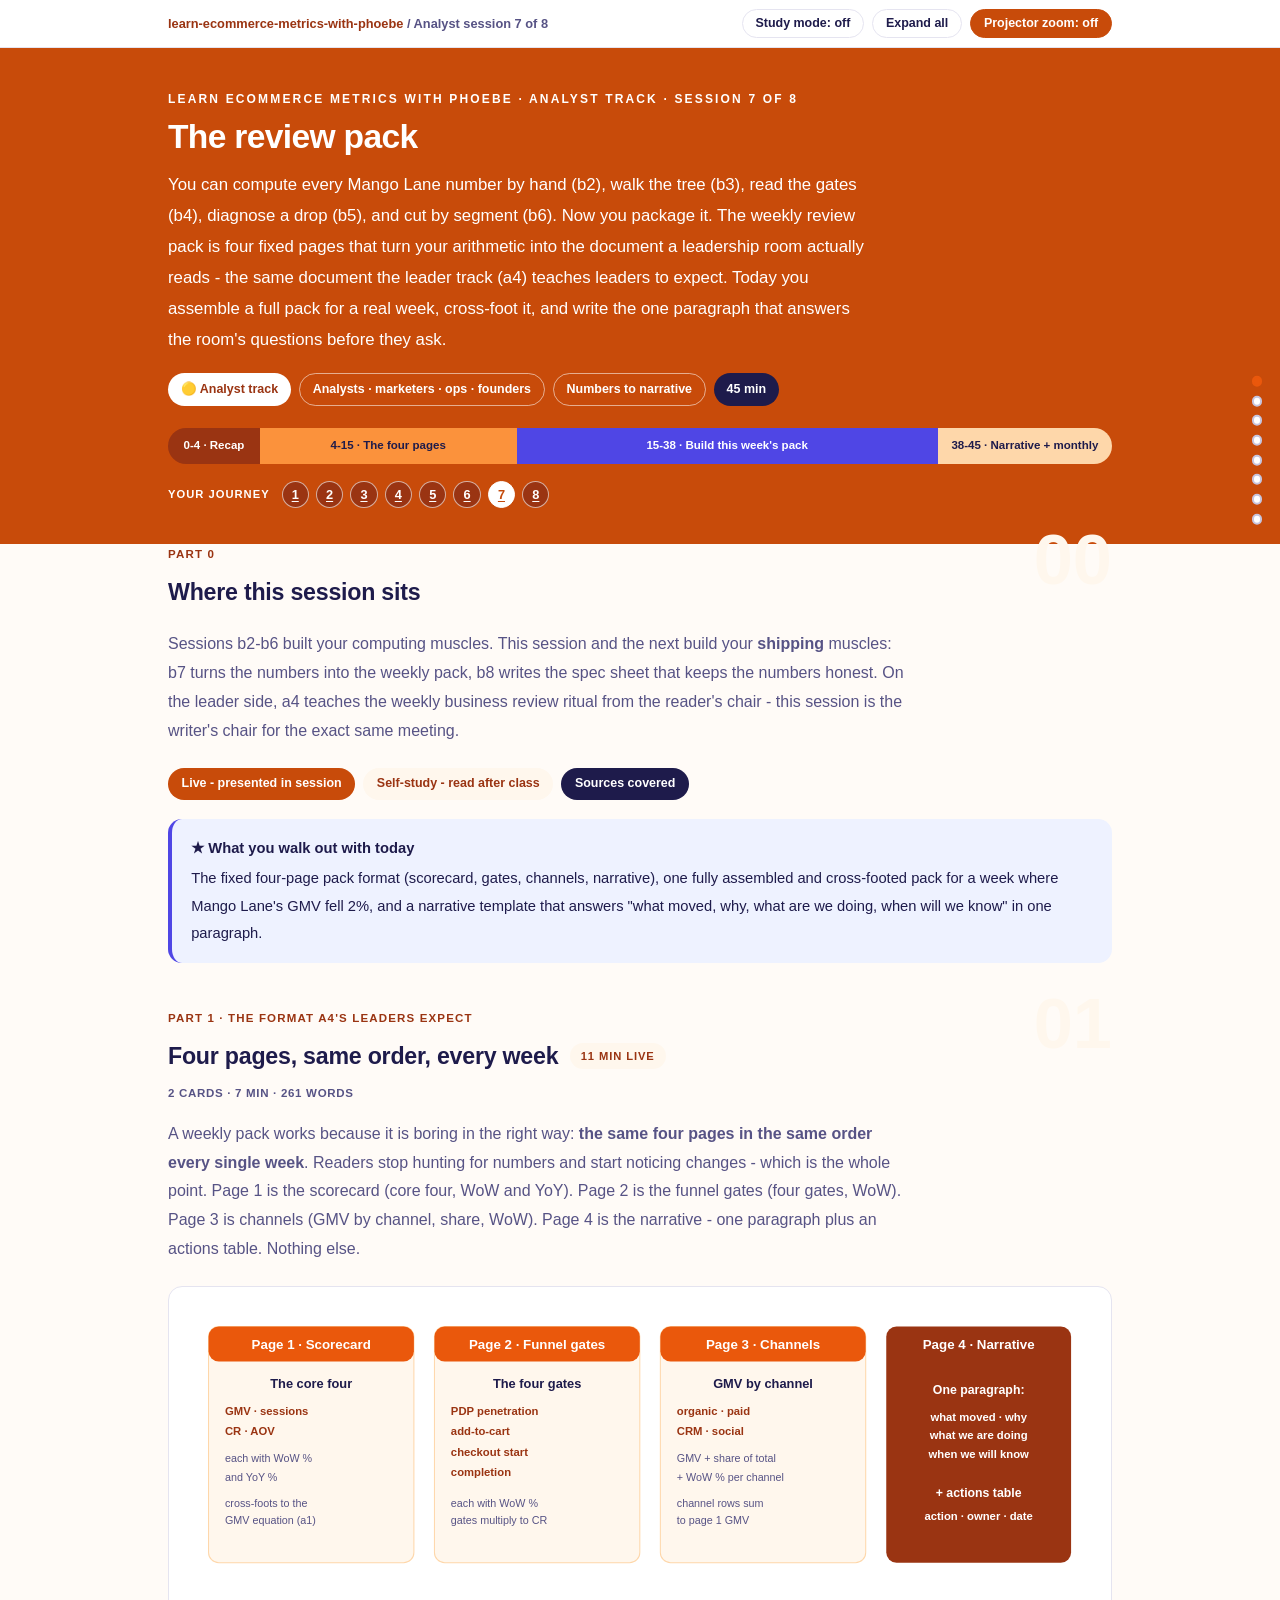
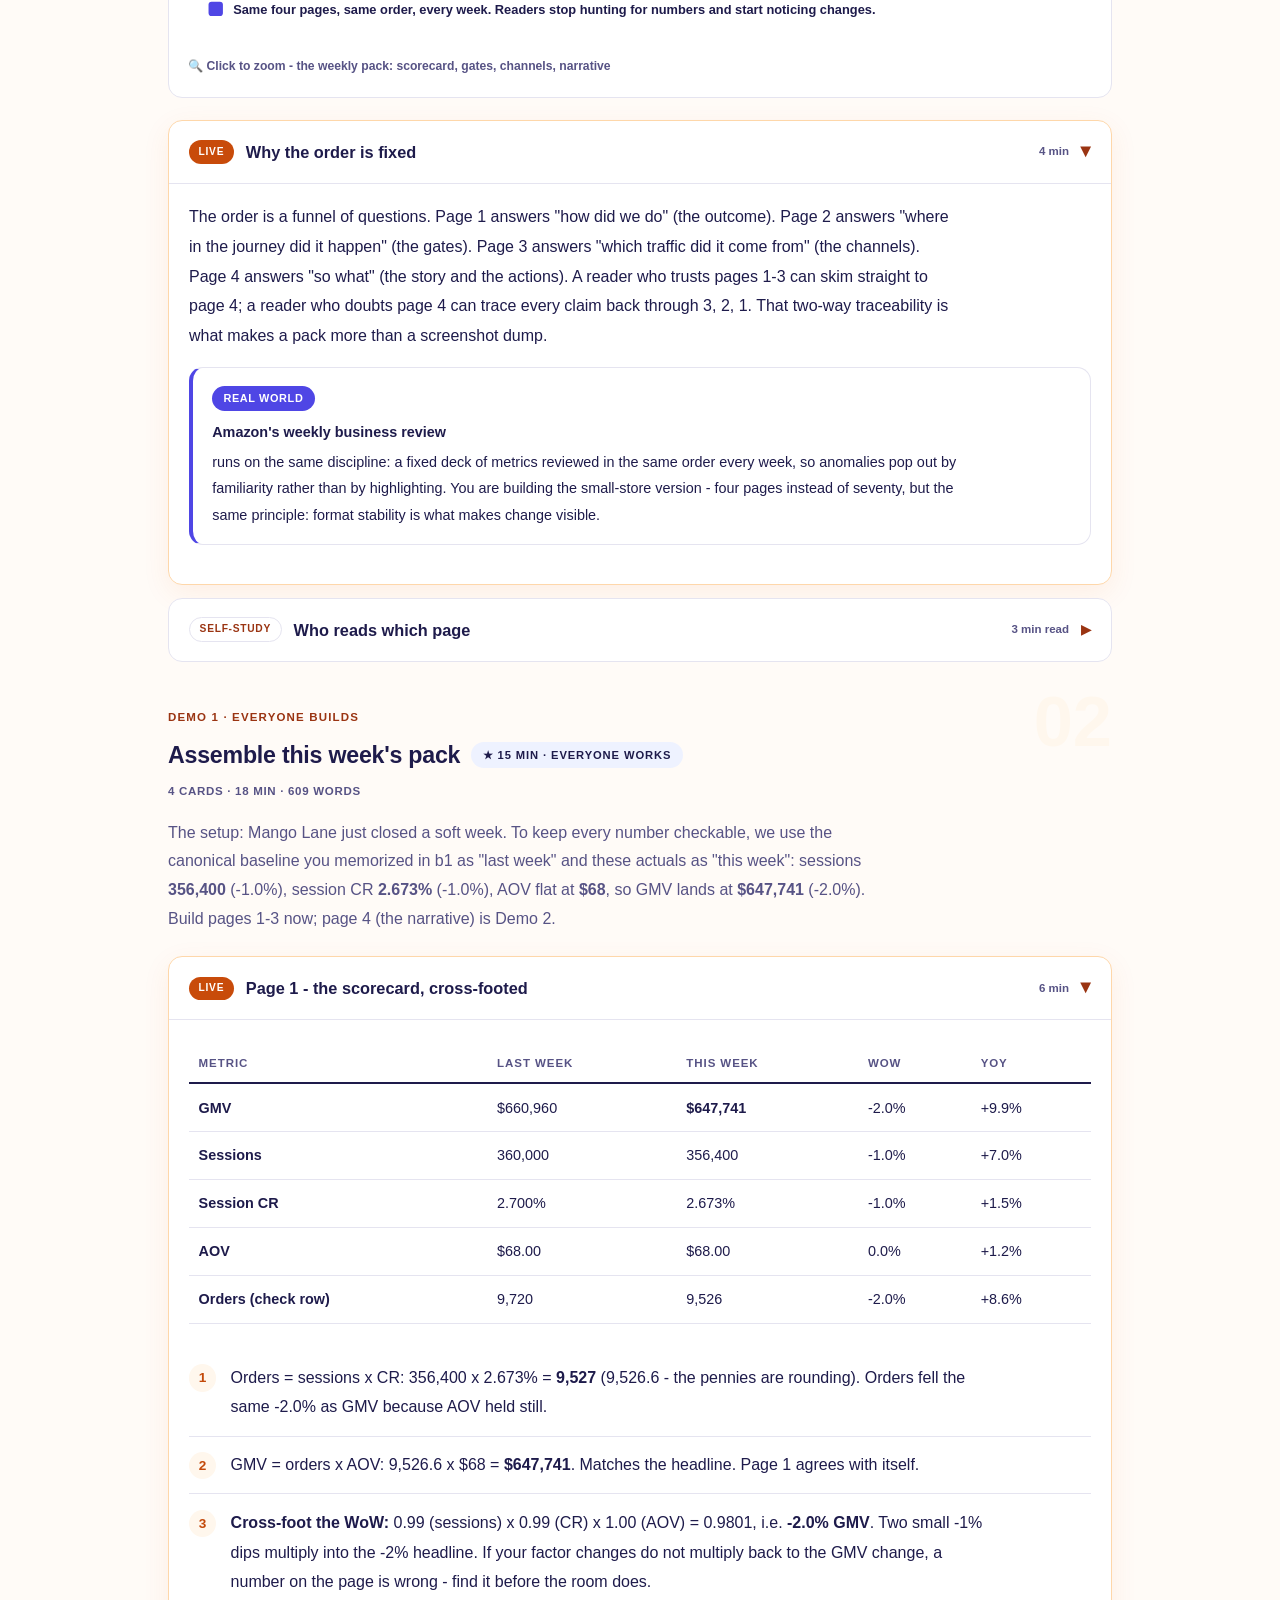
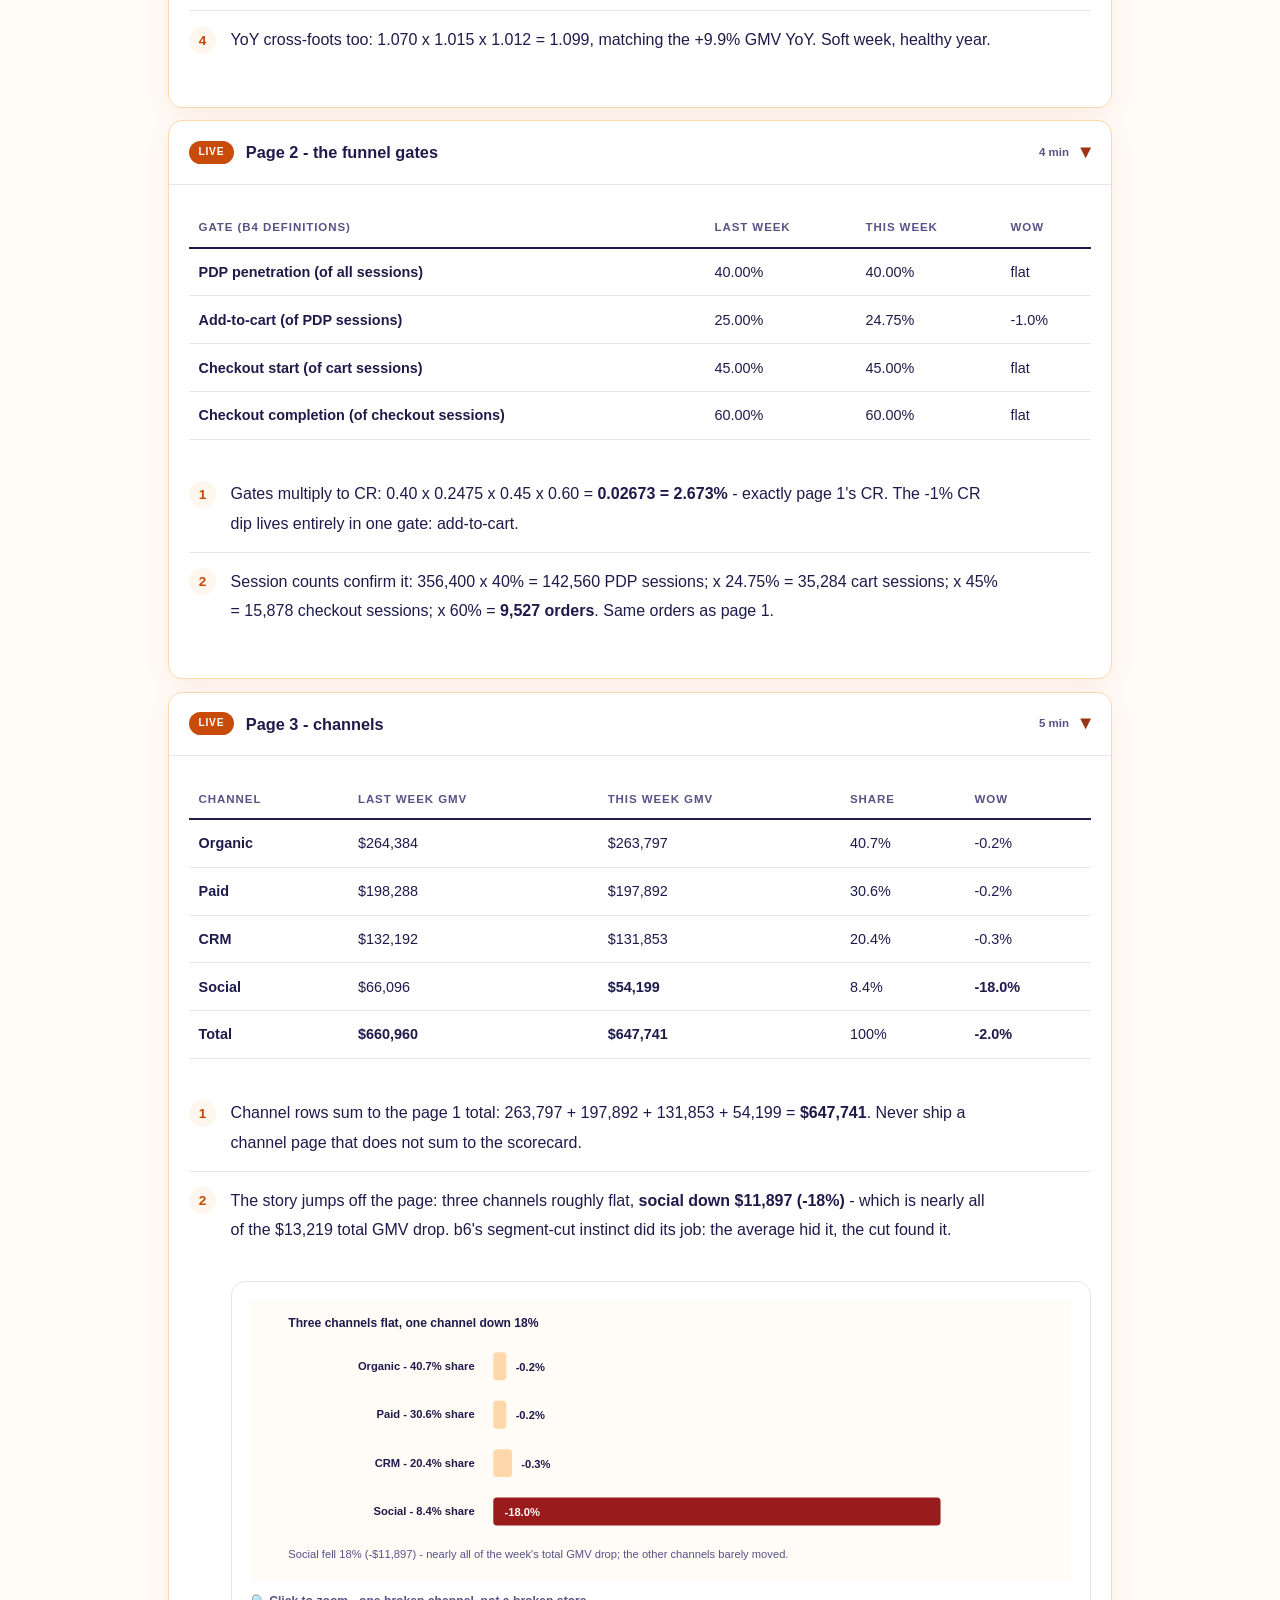
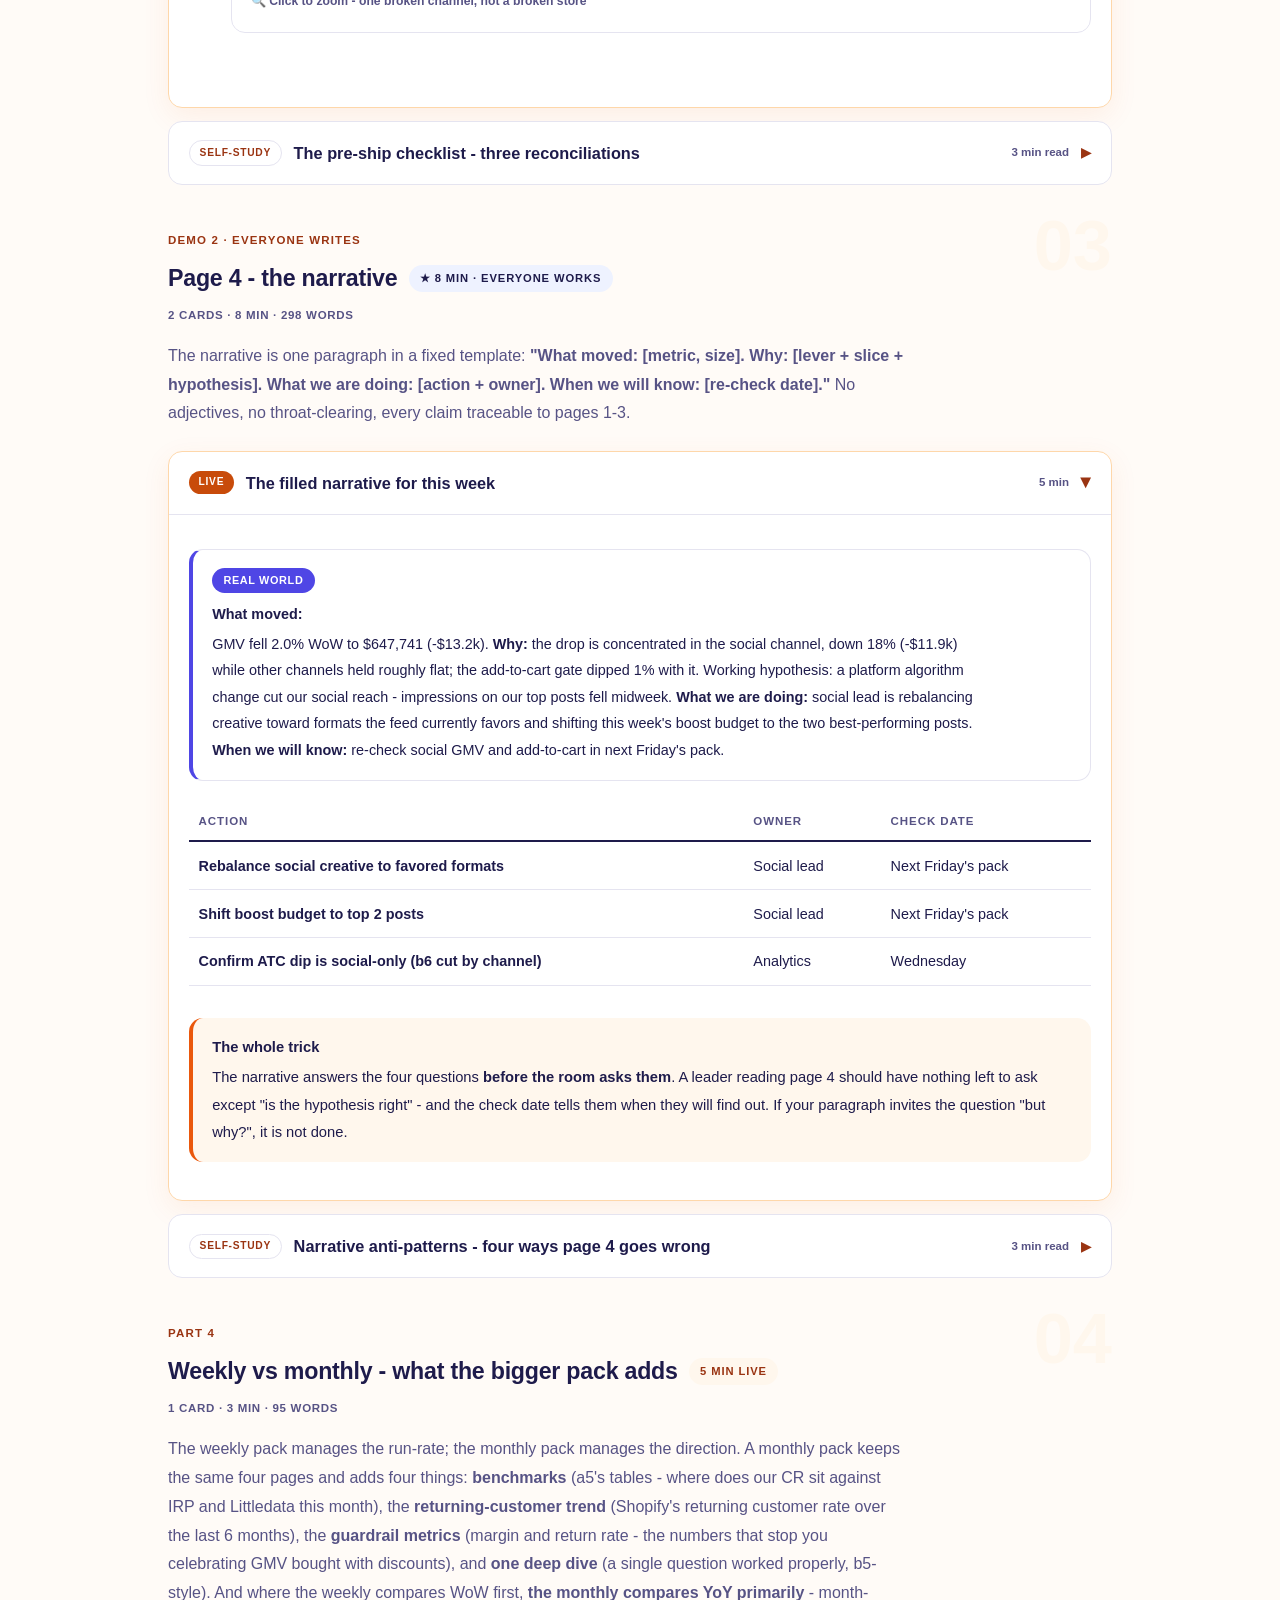
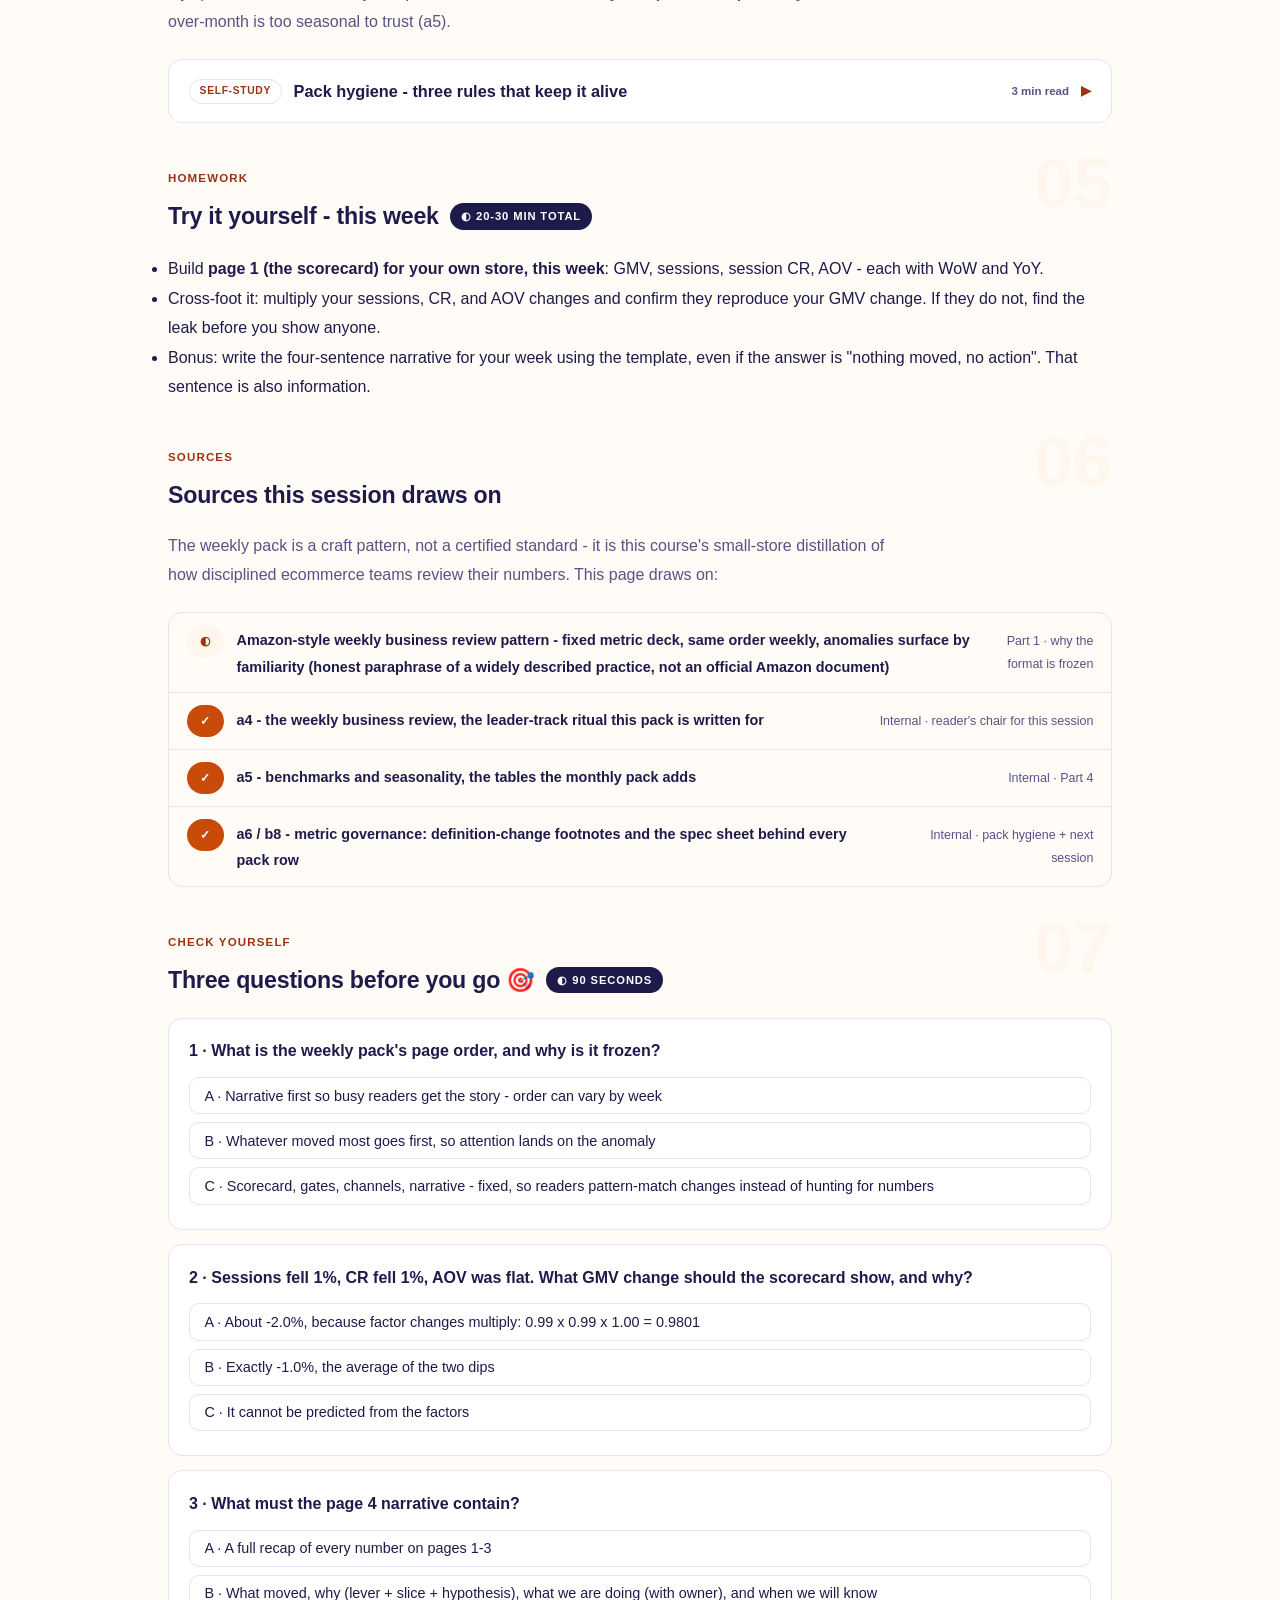
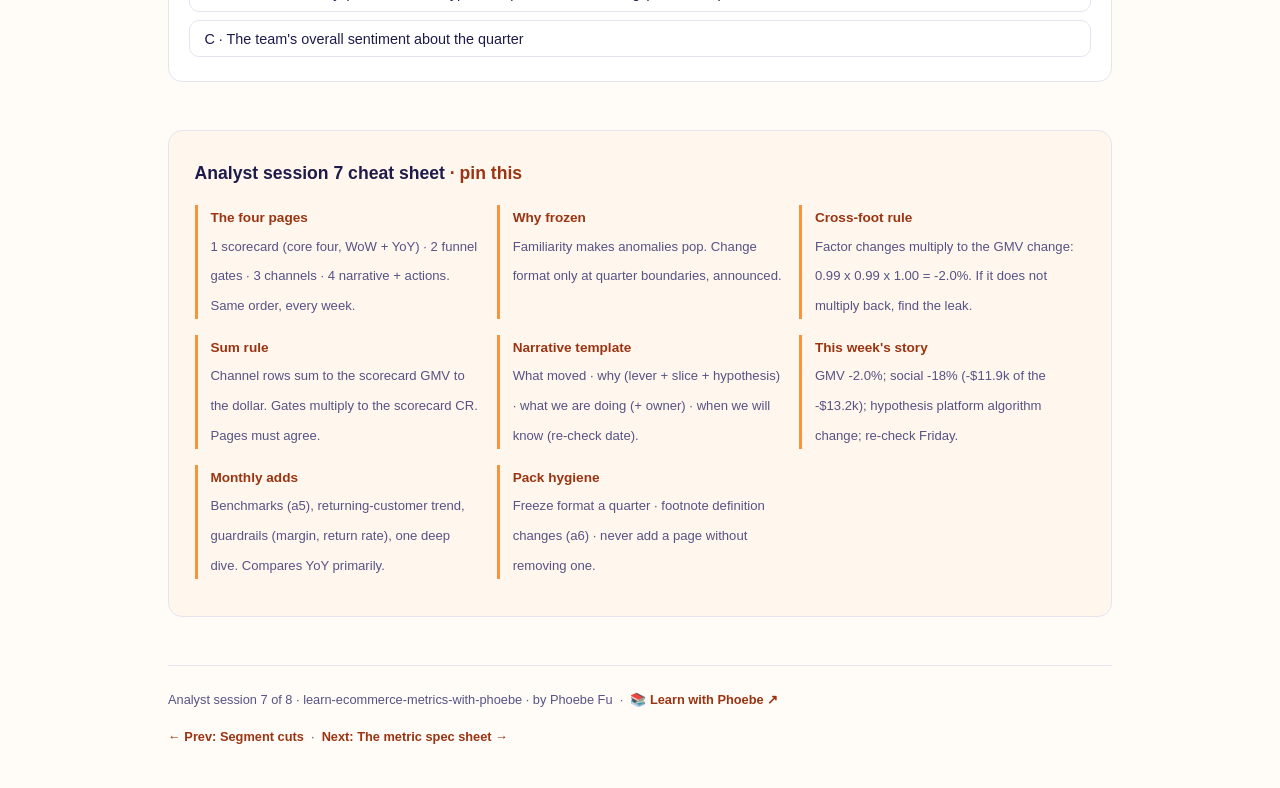
<file: courses/b7-the-review-pack.html>
<!DOCTYPE html>
<html lang="en">
<head>
<meta charset="UTF-8">
<meta name="viewport" content="width=device-width, initial-scale=1.0">
<!-- social:start -->
<meta name="description" content="Sessions b2-b6 built your computing muscles. This session and the next build your shipping muscles: b7 turns the numbers into the weekly pack, b8 writes the spec sheet that keeps the...">
<meta property="og:type" content="article">
<meta property="og:site_name" content="Learn with Phoebe">
<meta property="og:title" content="The review pack - learn ecommerce metrics with phoebe">
<meta property="og:description" content="Sessions b2-b6 built your computing muscles. This session and the next build your shipping muscles: b7 turns the numbers into the weekly pack, b8 writes the spec sheet that keeps the...">
<meta property="og:url" content="https://phoebefu6.github.io/learn-ecommerce-metrics-with-phoebe/courses/b7-the-review-pack.html">
<meta property="og:image" content="https://phoebefu6.github.io/learn-ecommerce-metrics-with-phoebe/assets/og-cover.png">
<meta property="og:image:width" content="1200">
<meta property="og:image:height" content="630">
<meta name="twitter:card" content="summary_large_image">
<meta name="twitter:title" content="The review pack - learn ecommerce metrics with phoebe">
<meta name="twitter:description" content="Sessions b2-b6 built your computing muscles. This session and the next build your shipping muscles: b7 turns the numbers into the weekly pack, b8 writes the spec sheet that keeps the...">
<meta name="twitter:image" content="https://phoebefu6.github.io/learn-ecommerce-metrics-with-phoebe/assets/og-cover.png">
<!-- social:end -->
<title>Analyst session 7 · The review pack - learn ecommerce metrics with phoebe</title>
<link rel="stylesheet" href="../assets/style.css?v=34">
</head>
<body>

<div class="toolbar">
  <div class="wrap">
    <span class="crumb"><a href="../index.html">learn-ecommerce-metrics-with-phoebe</a> / Analyst session 7 of 8</span>
    <button class="btn" id="toggle-all" type="button">Expand all</button>
    <button class="btn primary" id="zoom-toggle" type="button">Projector zoom: off</button>
  </div>
</div>

<header class="masthead">
  <div class="wrap">
    <div class="eyebrow">Learn Ecommerce Metrics with Phoebe · Analyst track · Session 7 of 8</div>
    <h1>The <span class="accent">review pack</span></h1>
    <p class="sub">You can compute every Mango Lane number by hand (b2), walk the tree (b3), read the gates (b4), diagnose a drop (b5), and cut by segment (b6). Now you package it. The weekly review pack is four fixed pages that turn your arithmetic into the document a leadership room actually reads - the same document the leader track (a4) teaches leaders to expect. Today you assemble a full pack for a real week, cross-foot it, and write the one paragraph that answers the room's questions before they ask.</p>
    <div class="chip-row">
      <span class="chip level">🟡 Analyst track</span>
      <span class="chip audience">Analysts · marketers · ops · founders</span>
      <span class="chip audience">Numbers to narrative</span>
      <span class="chip time">45 min</span>
    </div>
    <div class="agenda">
      <span class="a1" style="flex:1">0-4 · Recap</span>
      <span class="a2" style="flex:3">4-15 · The four pages</span>
      <span class="a3" style="flex:5">15-38 · Build this week's pack</span>
      <span class="a4" style="flex:2">38-45 · Narrative + monthly</span>
    </div>
  </div>
</header>

<main class="wrap">

  <!-- ============ INTRO ============ -->
  <section class="section" id="intro">
    <div class="section-kicker">
      <span class="klabel">Part 0</span>
      <h2>Where this session sits</h2>
    </div>
    <p class="lede">Sessions b2-b6 built your computing muscles. This session and the next build your <strong>shipping</strong> muscles: b7 turns the numbers into the weekly pack, b8 writes the spec sheet that keeps the numbers honest. On the leader side, a4 teaches the weekly business review ritual from the reader's chair - this session is the writer's chair for the exact same meeting.</p>
    <div class="legend">
      <span class="pill solid">Live - presented in session</span>
      <span class="pill light">Self-study - read after class</span>
      <span class="pill inkpill">Sources covered</span>
    </div>
    <div class="callout win">
      <strong>★ What you walk out with today</strong>
      The fixed four-page pack format (scorecard, gates, channels, narrative), one fully assembled and cross-footed pack for a week where Mango Lane's GMV fell 2%, and a narrative template that answers "what moved, why, what are we doing, when will we know" in one paragraph.
    </div>
  </section>

  <!-- ============ PART 1: THE FOUR PAGES ============ -->
  <section class="section" id="pages">
    <div class="section-kicker">
      <span class="klabel">Part 1 · the format a4's leaders expect</span>
      <h2>Four pages, same order, every week <span class="tag concept">11 min live</span></h2>
    </div>
    <p class="lede">A weekly pack works because it is boring in the right way: <strong>the same four pages in the same order every single week</strong>. Readers stop hunting for numbers and start noticing changes - which is the whole point. Page 1 is the scorecard (core four, WoW and YoY). Page 2 is the funnel gates (four gates, WoW). Page 3 is channels (GMV by channel, share, WoW). Page 4 is the narrative - one paragraph plus an actions table. Nothing else.</p>

    <figure class="zoomable">
      <svg viewBox="0 0 880 330" xmlns="http://www.w3.org/2000/svg" role="img" aria-label="The four fixed pages of the weekly review pack with mini contents">
        <style>
          .pkT { font: 800 13px Inter, sans-serif; fill: #FFFFFF; }
          .pkH { font: 700 12.5px Inter, sans-serif; fill: #1E1B4B; }
          .pkL { font: 600 11px Inter, sans-serif; fill: #9A3412; }
          .pkC { font: 400 10.5px Inter, sans-serif; fill: #575385; }
          .pkN { font: 600 12.5px Inter, sans-serif; fill: #1E1B4B; }
        </style>
        <rect x="20" y="20" width="200" height="230" rx="10" fill="#FFF7ED" stroke="#FED7AA"/>
        <rect x="20" y="20" width="200" height="34" rx="10" fill="#EA580C"/>
        <text class="pkT" x="120" y="42" text-anchor="middle">Page 1 · Scorecard</text>
        <text class="pkH" x="120" y="80" text-anchor="middle">The core four</text>
        <text class="pkL" x="36" y="106">GMV · sessions</text>
        <text class="pkL" x="36" y="126">CR · AOV</text>
        <text class="pkC" x="36" y="152">each with WoW %</text>
        <text class="pkC" x="36" y="170">and YoY %</text>
        <text class="pkC" x="36" y="196">cross-foots to the</text>
        <text class="pkC" x="36" y="212">GMV equation (a1)</text>

        <rect x="240" y="20" width="200" height="230" rx="10" fill="#FFF7ED" stroke="#FED7AA"/>
        <rect x="240" y="20" width="200" height="34" rx="10" fill="#EA580C"/>
        <text class="pkT" x="340" y="42" text-anchor="middle">Page 2 · Funnel gates</text>
        <text class="pkH" x="340" y="80" text-anchor="middle">The four gates</text>
        <text class="pkL" x="256" y="106">PDP penetration</text>
        <text class="pkL" x="256" y="126">add-to-cart</text>
        <text class="pkL" x="256" y="146">checkout start</text>
        <text class="pkL" x="256" y="166">completion</text>
        <text class="pkC" x="256" y="196">each with WoW %</text>
        <text class="pkC" x="256" y="212">gates multiply to CR</text>

        <rect x="460" y="20" width="200" height="230" rx="10" fill="#FFF7ED" stroke="#FED7AA"/>
        <rect x="460" y="20" width="200" height="34" rx="10" fill="#EA580C"/>
        <text class="pkT" x="560" y="42" text-anchor="middle">Page 3 · Channels</text>
        <text class="pkH" x="560" y="80" text-anchor="middle">GMV by channel</text>
        <text class="pkL" x="476" y="106">organic · paid</text>
        <text class="pkL" x="476" y="126">CRM · social</text>
        <text class="pkC" x="476" y="152">GMV + share of total</text>
        <text class="pkC" x="476" y="170">+ WoW % per channel</text>
        <text class="pkC" x="476" y="196">channel rows sum</text>
        <text class="pkC" x="476" y="212">to page 1 GMV</text>

        <rect x="680" y="20" width="180" height="230" rx="10" fill="#9A3412"/>
        <text class="pkT" x="770" y="42" text-anchor="middle">Page 4 · Narrative</text>
        <text class="pkT" x="770" y="86" text-anchor="middle" style="font-size:12px">One paragraph:</text>
        <text class="pkT" x="770" y="112" text-anchor="middle" style="font-size:11px">what moved · why</text>
        <text class="pkT" x="770" y="130" text-anchor="middle" style="font-size:11px">what we are doing</text>
        <text class="pkT" x="770" y="148" text-anchor="middle" style="font-size:11px">when we will know</text>
        <text class="pkT" x="770" y="186" text-anchor="middle" style="font-size:12px">+ actions table</text>
        <text class="pkT" x="770" y="208" text-anchor="middle" style="font-size:11px">action · owner · date</text>

        <rect x="20" y="288" width="14" height="14" rx="3" fill="#4F46E5"/>
        <text class="pkN" x="44" y="300">Same four pages, same order, every week. Readers stop hunting for numbers and start noticing changes.</text>
      </svg>
      <figcaption>🔍 Click to zoom - the weekly pack: scorecard, gates, channels, narrative</figcaption>
    </figure>

    <details class="card" open>
      <summary><span class="mode live">Live</span>Why the order is fixed<span class="mini">4 min</span><span class="caret">▶</span></summary>
      <div class="body">
        <p>The order is a funnel of questions. Page 1 answers "how did we do" (the outcome). Page 2 answers "where in the journey did it happen" (the gates). Page 3 answers "which traffic did it come from" (the channels). Page 4 answers "so what" (the story and the actions). A reader who trusts pages 1-3 can skim straight to page 4; a reader who doubts page 4 can trace every claim back through 3, 2, 1. That two-way traceability is what makes a pack more than a screenshot dump.</p>
        <div class="callout example">
          <span class="ex-pill">Real world</span>
          <p><strong>Amazon's weekly business review</strong> runs on the same discipline: a fixed deck of metrics reviewed in the same order every week, so anomalies pop out by familiarity rather than by highlighting. You are building the small-store version - four pages instead of seventy, but the same principle: format stability is what makes change visible.</p>
        </div>
      </div>
    </details>

    <details class="card">
      <summary><span class="mode self">Self-study</span>Who reads which page<span class="mini">3 min read</span><span class="caret">▶</span></summary>
      <div class="body">
        <p>Each page has a natural first reader, and knowing who that is tells you how to write it:</p>
        <ul>
          <li><strong>Page 1 (scorecard)</strong> - the CEO and finance. They read the WoW and YoY columns first and the levels second. Round consistently; never change decimal places between weeks.</li>
          <li><strong>Page 2 (gates)</strong> - product and engineering. A gate that moved is their to-do list; a gate that held is their alibi.</li>
          <li><strong>Page 3 (channels)</strong> - marketing. Share tells them the mix, WoW tells them this week's fires.</li>
          <li><strong>Page 4 (narrative)</strong> - everyone, first. In practice the room reads page 4, then flips back to whichever page backs the claim they doubt. Write page 4 knowing it will be audited.</li>
        </ul>
      </div>
    </details>
  </section>

  <!-- ============ PART 2 / DEMO 1: BUILD THE PACK ============ -->
  <section class="section" id="build">
    <div class="section-kicker">
      <span class="klabel">Demo 1 · everyone builds</span>
      <h2>Assemble this week's pack <span class="tag demo">★ 15 min · everyone works</span></h2>
    </div>
    <p class="lede">The setup: Mango Lane just closed a soft week. To keep every number checkable, we use the canonical baseline you memorized in b1 as "last week" and these actuals as "this week": sessions <strong>356,400</strong> (-1.0%), session CR <strong>2.673%</strong> (-1.0%), AOV flat at <strong>$68</strong>, so GMV lands at <strong>$647,741</strong> (-2.0%). Build pages 1-3 now; page 4 (the narrative) is Demo 2.</p>

    <details class="card" open>
      <summary><span class="mode live">Live</span>Page 1 - the scorecard, cross-footed<span class="mini">6 min</span><span class="caret">▶</span></summary>
      <div class="body">
        <table class="clean">
          <thead><tr><th>Metric</th><th>Last week</th><th>This week</th><th>WoW</th><th>YoY</th></tr></thead>
          <tbody>
            <tr><td><strong>GMV</strong></td><td>$660,960</td><td><strong>$647,741</strong></td><td>-2.0%</td><td>+9.9%</td></tr>
            <tr><td>Sessions</td><td>360,000</td><td>356,400</td><td>-1.0%</td><td>+7.0%</td></tr>
            <tr><td>Session CR</td><td>2.700%</td><td>2.673%</td><td>-1.0%</td><td>+1.5%</td></tr>
            <tr><td>AOV</td><td>$68.00</td><td>$68.00</td><td>0.0%</td><td>+1.2%</td></tr>
            <tr><td>Orders (check row)</td><td>9,720</td><td>9,526</td><td>-2.0%</td><td>+8.6%</td></tr>
          </tbody>
        </table>
        <div class="steps">
          <div class="step"><p>Orders = sessions x CR: 356,400 x 2.673% = <strong>9,527</strong> (9,526.6 - the pennies are rounding). Orders fell the same -2.0% as GMV because AOV held still.</p></div>
          <div class="step"><p>GMV = orders x AOV: 9,526.6 x $68 = <strong>$647,741</strong>. Matches the headline. Page 1 agrees with itself.</p></div>
          <div class="step"><p><strong>Cross-foot the WoW:</strong> 0.99 (sessions) x 0.99 (CR) x 1.00 (AOV) = 0.9801, i.e. <strong>-2.0% GMV</strong>. Two small -1% dips multiply into the -2% headline. If your factor changes do not multiply back to the GMV change, a number on the page is wrong - find it before the room does.</p></div>
          <div class="step"><p>YoY cross-foots too: 1.070 x 1.015 x 1.012 = 1.099, matching the +9.9% GMV YoY. Soft week, healthy year.</p></div>
        </div>
      </div>
    </details>

    <details class="card" open>
      <summary><span class="mode live">Live</span>Page 2 - the funnel gates<span class="mini">4 min</span><span class="caret">▶</span></summary>
      <div class="body">
        <table class="clean">
          <thead><tr><th>Gate (b4 definitions)</th><th>Last week</th><th>This week</th><th>WoW</th></tr></thead>
          <tbody>
            <tr><td>PDP penetration (of all sessions)</td><td>40.00%</td><td>40.00%</td><td>flat</td></tr>
            <tr><td>Add-to-cart (of PDP sessions)</td><td>25.00%</td><td>24.75%</td><td>-1.0%</td></tr>
            <tr><td>Checkout start (of cart sessions)</td><td>45.00%</td><td>45.00%</td><td>flat</td></tr>
            <tr><td>Checkout completion (of checkout sessions)</td><td>60.00%</td><td>60.00%</td><td>flat</td></tr>
          </tbody>
        </table>
        <div class="steps">
          <div class="step"><p>Gates multiply to CR: 0.40 x 0.2475 x 0.45 x 0.60 = <strong>0.02673 = 2.673%</strong> - exactly page 1's CR. The -1% CR dip lives entirely in one gate: add-to-cart.</p></div>
          <div class="step"><p>Session counts confirm it: 356,400 x 40% = 142,560 PDP sessions; x 24.75% = 35,284 cart sessions; x 45% = 15,878 checkout sessions; x 60% = <strong>9,527 orders</strong>. Same orders as page 1.</p></div>
        </div>
      </div>
    </details>

    <details class="card" open>
      <summary><span class="mode live">Live</span>Page 3 - channels<span class="mini">5 min</span><span class="caret">▶</span></summary>
      <div class="body">
        <table class="clean">
          <thead><tr><th>Channel</th><th>Last week GMV</th><th>This week GMV</th><th>Share</th><th>WoW</th></tr></thead>
          <tbody>
            <tr><td>Organic</td><td>$264,384</td><td>$263,797</td><td>40.7%</td><td>-0.2%</td></tr>
            <tr><td>Paid</td><td>$198,288</td><td>$197,892</td><td>30.6%</td><td>-0.2%</td></tr>
            <tr><td>CRM</td><td>$132,192</td><td>$131,853</td><td>20.4%</td><td>-0.3%</td></tr>
            <tr><td><strong>Social</strong></td><td>$66,096</td><td><strong>$54,199</strong></td><td>8.4%</td><td><strong>-18.0%</strong></td></tr>
            <tr><td><strong>Total</strong></td><td><strong>$660,960</strong></td><td><strong>$647,741</strong></td><td>100%</td><td><strong>-2.0%</strong></td></tr>
          </tbody>
        </table>
        <div class="steps">
          <div class="step"><p>Channel rows sum to the page 1 total: 263,797 + 197,892 + 131,853 + 54,199 = <strong>$647,741</strong>. Never ship a channel page that does not sum to the scorecard.</p></div>
          <div class="step"><p>The story jumps off the page: three channels roughly flat, <strong>social down $11,897 (-18%)</strong> - which is nearly all of the $13,219 total GMV drop. b6's segment-cut instinct did its job: the average hid it, the cut found it.</p>
<figure class="zoomable">
  <svg viewBox="0 0 880 300" xmlns="http://www.w3.org/2000/svg" role="img" aria-label="Bar chart of Mango Lane's four channel WoW moves this week: organic down 0.2%, paid down 0.2%, CRM down 0.3%, and social down 18%, showing social absorbing nearly the entire GMV drop while the others stayed flat.">
    <style>
      .b7cT{font:700 13px Inter,sans-serif;fill:#1E1B4B;}
      .b7cL{font:600 12px Inter,sans-serif;fill:#1E1B4B;}
      .b7cVi{font:700 12px Inter,sans-serif;fill:#1E1B4B;}
      .b7cVw{font:700 12px Inter,sans-serif;fill:#FFFFFF;}
      .b7cN{font:400 12px Inter,sans-serif;fill:#575385;}
    </style>
    <rect x="0" y="0" width="880" height="300" fill="#FFFBF7"/>
    <text class="b7cT" x="40" y="28">Three channels flat, one channel down 18%</text>

    <text class="b7cL" x="240" y="74" text-anchor="end">Organic - 40.7% share</text>
    <rect x="260" y="55" width="14" height="30" rx="4" fill="#FED7AA"/>
    <text class="b7cVi" x="284" y="75">-0.2%</text>

    <text class="b7cL" x="240" y="126" text-anchor="end">Paid - 30.6% share</text>
    <rect x="260" y="107" width="14" height="30" rx="4" fill="#FED7AA"/>
    <text class="b7cVi" x="284" y="127">-0.2%</text>

    <text class="b7cL" x="240" y="178" text-anchor="end">CRM - 20.4% share</text>
    <rect x="260" y="159" width="20" height="30" rx="4" fill="#FED7AA"/>
    <text class="b7cVi" x="290" y="179">-0.3%</text>

    <text class="b7cL" x="240" y="230" text-anchor="end">Social - 8.4% share</text>
    <rect x="260" y="211" width="480" height="30" rx="4" fill="#991B1B"/>
    <text class="b7cVw" x="272" y="231">-18.0%</text>

    <text class="b7cN" x="40" y="276">Social fell 18% (-$11,897) - nearly all of the week's total GMV drop; the other channels barely moved.</text>
  </svg>
  <figcaption>🔍 Click to zoom - one broken channel, not a broken store</figcaption>
</figure>
</div>
        </div>
      </div>
    </details>

    <details class="card">
      <summary><span class="mode self">Self-study</span>The pre-ship checklist - three reconciliations<span class="mini">3 min read</span><span class="caret">▶</span></summary>
      <div class="body">
        <p>Before any pack leaves your hands, run the same three checks in the same order. They take two minutes and they catch almost everything:</p>
<figure class="zoomable">
  <svg viewBox="0 0 880 340" xmlns="http://www.w3.org/2000/svg" role="img" aria-label="A decision tree for the pre-ship checklist: if the scorecard cross-foot, the gate multiplication, and the channel sum all pass, ship the pack; if any fails, it names which of the three reconciliations broke - the scorecard, the gates, or the channel sum - before the pack ships.">
    <style>
      .b7dT{font:700 12.5px Inter,sans-serif;fill:#1E1B4B;}
      .b7dO{font:700 11.5px Inter,sans-serif;fill:#1E1B4B;}
      .b7dE{font:700 11px Inter,sans-serif;fill:#575385;}
      .b7dN{font:400 12px Inter,sans-serif;fill:#575385;}
    </style>
    <rect x="0" y="0" width="880" height="340" fill="#FFFBF7"/>

    <rect x="40" y="40" width="240" height="56" rx="10" fill="#FFF7ED" stroke="#9A3412" stroke-width="2"/>
    <text class="b7dT" x="160" y="65" text-anchor="middle">All three checks</text>
    <text class="b7dT" x="160" y="82" text-anchor="middle">pass?</text>

    <rect x="640" y="20" width="200" height="50" rx="10" fill="#FFFFFF" stroke="#EA580C" stroke-width="1.5"/>
    <text class="b7dO" x="660" y="42">Ship the pack</text>
    <text class="b7dO" x="660" y="59">Numbers nobody re-derives</text>

    <rect x="340" y="140" width="240" height="56" rx="10" fill="#FFF7ED" stroke="#9A3412" stroke-width="2"/>
    <text class="b7dT" x="460" y="165" text-anchor="middle">Which check</text>
    <text class="b7dT" x="460" y="182" text-anchor="middle">failed?</text>

    <rect x="640" y="90" width="200" height="50" rx="10" fill="#FFFFFF" stroke="#EA580C" stroke-width="1.5"/>
    <text class="b7dO" x="660" y="112">Scorecard cross-foot</text>
    <text class="b7dO" x="660" y="129">Sessions x CR x AOV off</text>

    <rect x="640" y="155" width="200" height="50" rx="10" fill="#FFFFFF" stroke="#EA580C" stroke-width="1.5"/>
    <text class="b7dO" x="660" y="177">Gates don't multiply</text>
    <text class="b7dO" x="660" y="194">One gate is stale (b8)</text>

    <rect x="640" y="220" width="200" height="50" rx="10" fill="#FFFFFF" stroke="#EA580C" stroke-width="1.5"/>
    <text class="b7dO" x="660" y="242">Channels don't sum</text>
    <text class="b7dO" x="660" y="259">Untagged traffic hiding</text>

    <line x1="280" y1="60" x2="640" y2="42" stroke="#575385" stroke-width="1.5"/>
    <text class="b7dE" x="440" y="42" text-anchor="middle">yes</text>

    <line x1="280" y1="76" x2="340" y2="168" stroke="#575385" stroke-width="1.5"/>
    <text class="b7dE" x="300" y="130" text-anchor="middle">no</text>

    <line x1="580" y1="158" x2="640" y2="112" stroke="#575385" stroke-width="1.5"/>
    <line x1="580" y1="168" x2="640" y2="178" stroke="#575385" stroke-width="1.5"/>
    <line x1="580" y1="178" x2="640" y2="242" stroke="#575385" stroke-width="1.5"/>

    <text class="b7dN" x="40" y="316">A pack that reconciles for ten weeks straight earns the only thing that matters: trusted numbers.</text>
  </svg>
  <figcaption>🔍 Click to zoom - a pack that fails a reconciliation should never ship anyway</figcaption>
</figure>

        <div class="steps">
          <div class="step"><p><strong>Cross-foot the scorecard.</strong> Sessions change x CR change x AOV change must reproduce the GMV change (0.99 x 0.99 x 1.00 = -2.0% this week). Rounding pennies are fine; a tenth of a percent is not.</p></div>
          <div class="step"><p><strong>Multiply the gates.</strong> The four gate rates on page 2 must multiply to page 1's CR (0.40 x 0.2475 x 0.45 x 0.60 = 2.673%). If they do not, one gate is stale or one denominator drifted (b8 territory).</p></div>
          <div class="step"><p><strong>Sum the channels.</strong> Page 3's rows must total page 1's GMV to the dollar. A gap means untagged traffic is hiding somewhere - find it or footnote it, never silently absorb it.</p></div>
        </div>
        <p>A pack that fails a reconciliation and ships anyway teaches the room to double-check you forever. A pack that reconciles for ten straight weeks earns the most valuable thing an analyst owns: numbers nobody re-derives.</p>
      </div>
    </details>
  </section>

  <!-- ============ PART 3 / DEMO 2: THE NARRATIVE ============ -->
  <section class="section" id="narrative">
    <div class="section-kicker">
      <span class="klabel">Demo 2 · everyone writes</span>
      <h2>Page 4 - the narrative <span class="tag demo">★ 8 min · everyone works</span></h2>
    </div>
    <p class="lede">The narrative is one paragraph in a fixed template: <strong>"What moved: [metric, size]. Why: [lever + slice + hypothesis]. What we are doing: [action + owner]. When we will know: [re-check date]."</strong> No adjectives, no throat-clearing, every claim traceable to pages 1-3.</p>

    <details class="card" open>
      <summary><span class="mode live">Live</span>The filled narrative for this week<span class="mini">5 min</span><span class="caret">▶</span></summary>
      <div class="body">
        <div class="callout example">
          <span class="ex-pill">Real world</span>
          <p><strong>What moved:</strong> GMV fell 2.0% WoW to $647,741 (-$13.2k). <strong>Why:</strong> the drop is concentrated in the social channel, down 18% (-$11.9k) while other channels held roughly flat; the add-to-cart gate dipped 1% with it. Working hypothesis: a platform algorithm change cut our social reach - impressions on our top posts fell midweek. <strong>What we are doing:</strong> social lead is rebalancing creative toward formats the feed currently favors and shifting this week's boost budget to the two best-performing posts. <strong>When we will know:</strong> re-check social GMV and add-to-cart in next Friday's pack.</p>
        </div>
        <table class="clean">
          <thead><tr><th>Action</th><th>Owner</th><th>Check date</th></tr></thead>
          <tbody>
            <tr><td>Rebalance social creative to favored formats</td><td>Social lead</td><td>Next Friday's pack</td></tr>
            <tr><td>Shift boost budget to top 2 posts</td><td>Social lead</td><td>Next Friday's pack</td></tr>
            <tr><td>Confirm ATC dip is social-only (b6 cut by channel)</td><td>Analytics</td><td>Wednesday</td></tr>
          </tbody>
        </table>
        <div class="callout tip">
          <strong>The whole trick</strong>
          The narrative answers the four questions <strong>before the room asks them</strong>. A leader reading page 4 should have nothing left to ask except "is the hypothesis right" - and the check date tells them when they will find out. If your paragraph invites the question "but why?", it is not done.
        </div>
      </div>
    </details>

    <details class="card">
      <summary><span class="mode self">Self-study</span>Narrative anti-patterns - four ways page 4 goes wrong<span class="mini">3 min read</span><span class="caret">▶</span></summary>
      <div class="body">
        <ul>
          <li><strong>The weather report.</strong> "GMV was down slightly this week amid softer traffic." Describes, explains nothing, commits to nothing. If a sentence could have been written without opening pages 2-3, delete it.</li>
          <li><strong>The victory lap with no denominator.</strong> "Social engagement was strong!" Strong against what? The narrative only speaks in the pack's specced metrics - engagement is not one of them.</li>
          <li><strong>The hypothesis stated as fact.</strong> Write "working hypothesis: platform algorithm change", not "the platform changed its algorithm". The re-check date is what upgrades a hypothesis to a finding.</li>
          <li><strong>The orphan action.</strong> An action with no owner or no check date is a wish. The actions table has three columns for a reason; a row missing any of them does not ship.</li>
        </ul>
      </div>
    </details>
  </section>

  <!-- ============ PART 4: WEEKLY VS MONTHLY ============ -->
  <section class="section" id="monthly">
    <div class="section-kicker">
      <span class="klabel">Part 4</span>
      <h2>Weekly vs monthly - what the bigger pack adds <span class="tag concept">5 min live</span></h2>
    </div>
    <p class="lede">The weekly pack manages the run-rate; the monthly pack manages the direction. A monthly pack keeps the same four pages and adds four things: <strong>benchmarks</strong> (a5's tables - where does our CR sit against IRP and Littledata this month), the <strong>returning-customer trend</strong> (Shopify's returning customer rate over the last 6 months), the <strong>guardrail metrics</strong> (margin and return rate - the numbers that stop you celebrating GMV bought with discounts), and <strong>one deep dive</strong> (a single question worked properly, b5-style). And where the weekly compares WoW first, <strong>the monthly compares YoY primarily</strong> - month-over-month is too seasonal to trust (a5).</p>

    <details class="card">
      <summary><span class="mode self">Self-study</span>Pack hygiene - three rules that keep it alive<span class="mini">3 min read</span><span class="caret">▶</span></summary>
      <div class="body">
        <ul>
          <li><strong>Freeze the format for a quarter.</strong> The pack's power is familiarity; a page that moves around resets everyone's pattern-matching to zero. Change format at quarter boundaries, announced.</li>
          <li><strong>Footnote any definition change.</strong> If a metric's definition changes mid-quarter (a6 governance), the pack carries a dated footnote on every affected page until the comparison periods are clean.</li>
          <li><strong>Never add a page without removing one.</strong> Packs die by accretion - every stakeholder wants their pet chart added and nobody ever asks to remove one. Four pages weekly is the budget. A new page must evict an old one.</li>
        </ul>
      </div>
    </details>
  </section>

  <!-- ============ HOMEWORK ============ -->
  <section class="section" id="exercise">
    <div class="section-kicker">
      <span class="klabel">Homework</span>
      <h2>Try it yourself - this week <span class="tag exercise">◐ 20-30 min total</span></h2>
    </div>
    <ul>
      <li>Build <strong>page 1 (the scorecard) for your own store, this week</strong>: GMV, sessions, session CR, AOV - each with WoW and YoY.</li>
      <li>Cross-foot it: multiply your sessions, CR, and AOV changes and confirm they reproduce your GMV change. If they do not, find the leak before you show anyone.</li>
      <li>Bonus: write the four-sentence narrative for your week using the template, even if the answer is "nothing moved, no action". That sentence is also information.</li>
    </ul>
  </section>

  <!-- ============ SOURCES ============ -->
  <section class="section" id="official">
    <div class="section-kicker">
      <span class="klabel">Sources</span>
      <h2>Sources this session draws on</h2>
    </div>
    <p class="lede">The weekly pack is a craft pattern, not a certified standard - it is this course's small-store distillation of how disciplined ecommerce teams review their numbers. This page draws on:</p>
    <div class="covered">
      <div class="covered-row"><span class="status pill light">◐</span><span class="name">Amazon-style weekly business review pattern - fixed metric deck, same order weekly, anomalies surface by familiarity (honest paraphrase of a widely described practice, not an official Amazon document)</span><span class="note">Part 1 · why the format is frozen</span></div>
      <div class="covered-row"><span class="status pill solid">✓</span><span class="name">a4 - the weekly business review, the leader-track ritual this pack is written for</span><span class="note">Internal · reader's chair for this session</span></div>
      <div class="covered-row"><span class="status pill solid">✓</span><span class="name">a5 - benchmarks and seasonality, the tables the monthly pack adds</span><span class="note">Internal · Part 4</span></div>
      <div class="covered-row"><span class="status pill solid">✓</span><span class="name">a6 / b8 - metric governance: definition-change footnotes and the spec sheet behind every pack row</span><span class="note">Internal · pack hygiene + next session</span></div>
    </div>
  </section>

  <!-- ============ QUIZ ============ -->
  <section class="section" id="quiz">
    <div class="section-kicker">
      <span class="klabel">Check yourself</span>
      <h2>Three questions before you go 🎯 <span class="tag exercise">◐ 90 seconds</span></h2>
    </div>
    <div class="quiz-q" data-answer="2">
      <p class="qtext">1 · What is the weekly pack's page order, and why is it frozen?</p>
      <button class="qopt" type="button">A · Narrative first so busy readers get the story - order can vary by week</button>
      <button class="qopt" type="button">B · Whatever moved most goes first, so attention lands on the anomaly</button>
      <button class="qopt" type="button">C · Scorecard, gates, channels, narrative - fixed, so readers pattern-match changes instead of hunting for numbers</button>
      <p class="qwhy">Outcome, then where in the journey, then which traffic, then the story. Frozen format is the feature: familiarity is what makes an anomaly pop. A reshuffled pack resets everyone to hunting.</p>
    </div>
    <div class="quiz-q" data-answer="0">
      <p class="qtext">2 · Sessions fell 1%, CR fell 1%, AOV was flat. What GMV change should the scorecard show, and why?</p>
      <button class="qopt" type="button">A · About -2.0%, because factor changes multiply: 0.99 x 0.99 x 1.00 = 0.9801</button>
      <button class="qopt" type="button">B · Exactly -1.0%, the average of the two dips</button>
      <button class="qopt" type="button">C · It cannot be predicted from the factors</button>
      <p class="qwhy">GMV = sessions x CR x AOV, so changes multiply: 0.99 x 0.99 = 0.9801, about -2.0%. That is the cross-foot: if the scorecard's GMV change does not equal the product of its factor changes, a number is wrong.</p>
    </div>
    <div class="quiz-q" data-answer="1">
      <p class="qtext">3 · What must the page 4 narrative contain?</p>
      <button class="qopt" type="button">A · A full recap of every number on pages 1-3</button>
      <button class="qopt" type="button">B · What moved, why (lever + slice + hypothesis), what we are doing (with owner), and when we will know</button>
      <button class="qopt" type="button">C · The team's overall sentiment about the quarter</button>
      <p class="qwhy">Four sentences, fixed template. It answers the room's four questions before they are asked; the pages behind it carry the numbers, the paragraph carries the meaning and the commitment to re-check.</p>
    </div>
    <p class="quiz-score"></p>
  </section>

  <!-- ============ CHEAT SHEET ============ -->
  <section class="cheat" id="cheatsheet">
    <h3>Analyst session 7 cheat sheet <span>· pin this</span></h3>
    <div class="grid-2">
      <div class="cheat-item"><b>The four pages</b><span>1 scorecard (core four, WoW + YoY) · 2 funnel gates · 3 channels · 4 narrative + actions. Same order, every week.</span></div>
      <div class="cheat-item"><b>Why frozen</b><span>Familiarity makes anomalies pop. Change format only at quarter boundaries, announced.</span></div>
      <div class="cheat-item"><b>Cross-foot rule</b><span>Factor changes multiply to the GMV change: 0.99 x 0.99 x 1.00 = -2.0%. If it does not multiply back, find the leak.</span></div>
      <div class="cheat-item"><b>Sum rule</b><span>Channel rows sum to the scorecard GMV to the dollar. Gates multiply to the scorecard CR. Pages must agree.</span></div>
      <div class="cheat-item"><b>Narrative template</b><span>What moved · why (lever + slice + hypothesis) · what we are doing (+ owner) · when we will know (re-check date).</span></div>
      <div class="cheat-item"><b>This week's story</b><span>GMV -2.0%; social -18% (-$11.9k of the -$13.2k); hypothesis platform algorithm change; re-check Friday.</span></div>
      <div class="cheat-item"><b>Monthly adds</b><span>Benchmarks (a5), returning-customer trend, guardrails (margin, return rate), one deep dive. Compares YoY primarily.</span></div>
      <div class="cheat-item"><b>Pack hygiene</b><span>Freeze format a quarter · footnote definition changes (a6) · never add a page without removing one.</span></div>
    </div>
  </section>

  <footer class="pagefoot">
    <span>Analyst session 7 of 8 · learn-ecommerce-metrics-with-phoebe · by Phoebe Fu &nbsp;·&nbsp; 📚 <a href="https://phoebefu6.github.io/learn-with-phoebe/">Learn with Phoebe ↗</a></span>
    <span><a href="b6-segment-cuts.html">← Prev: Segment cuts</a> &nbsp;·&nbsp; <a href="b8-metric-spec-sheet.html">Next: The metric spec sheet →</a></span>
  </footer>

</main>

<script src="../assets/tree-live.js?v=6"></script>
<script src="../assets/app.js?v=32"></script>
</body>
</html>
</file>
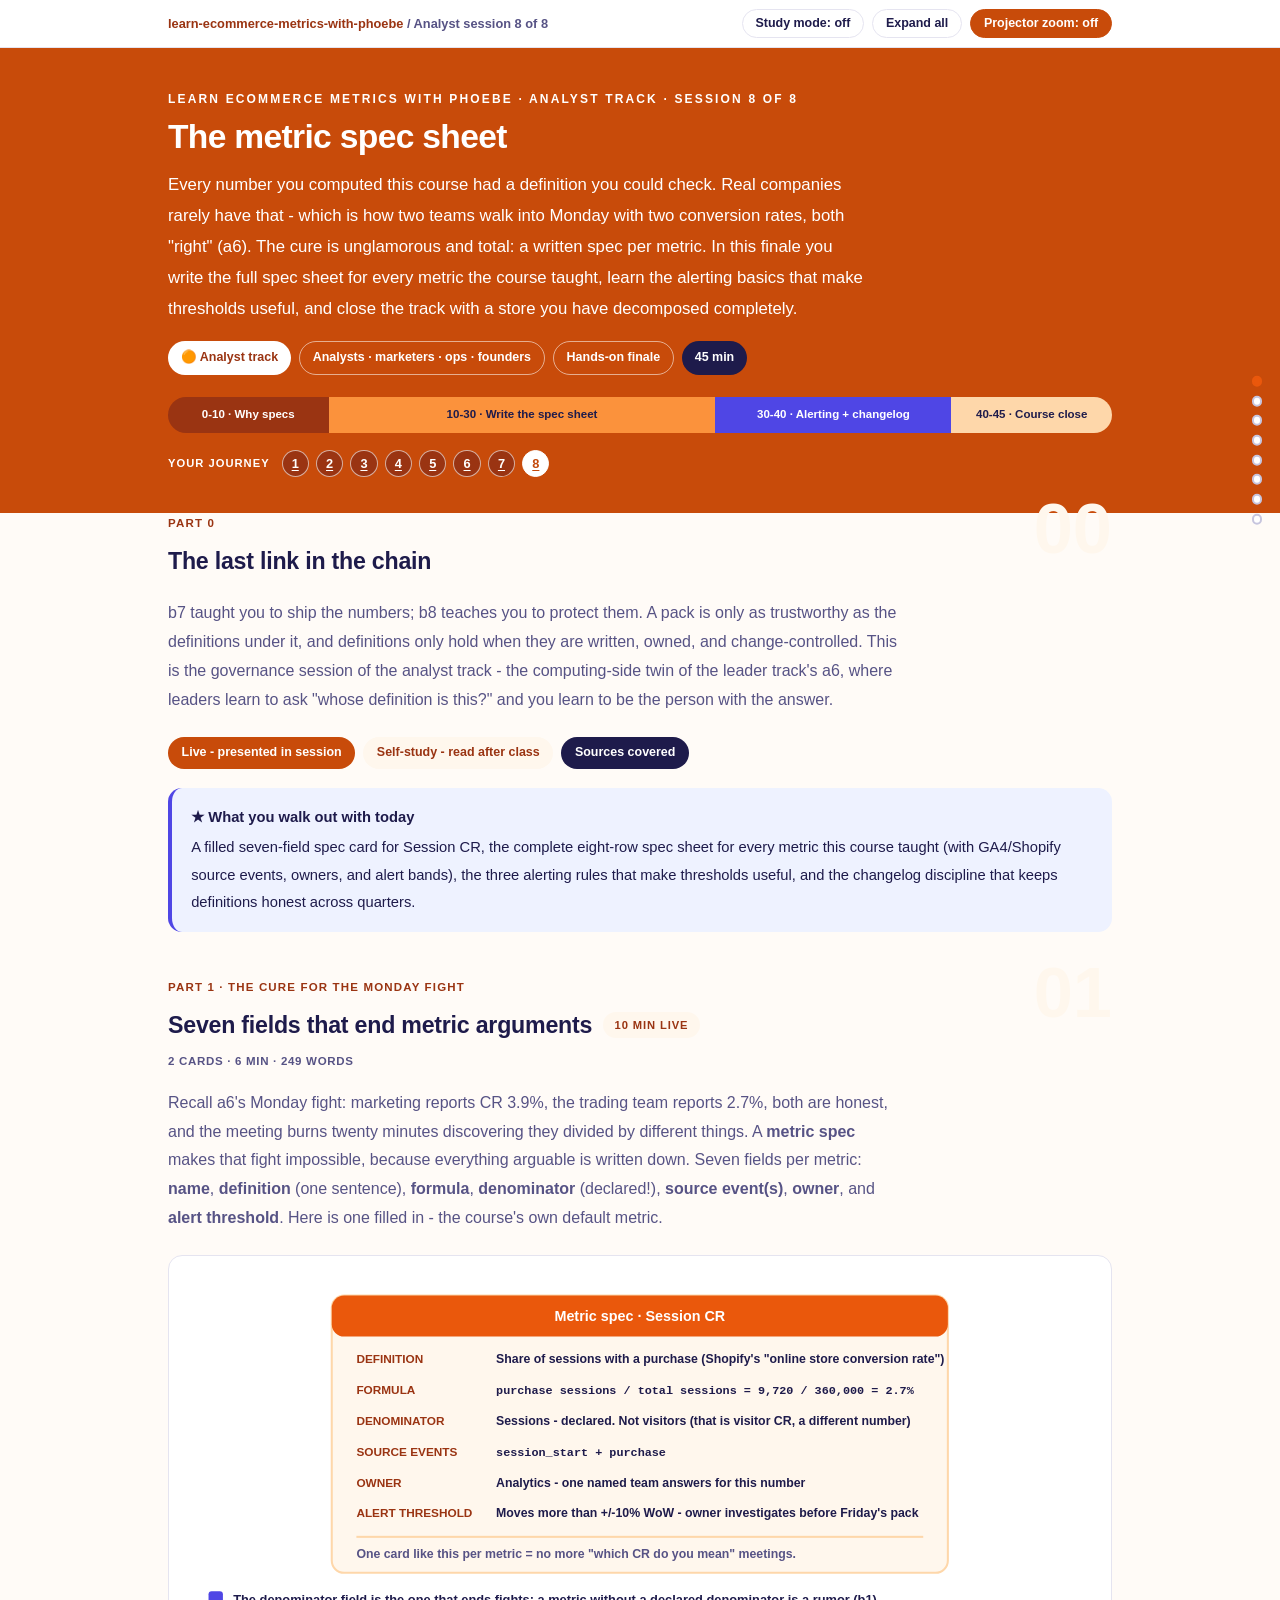
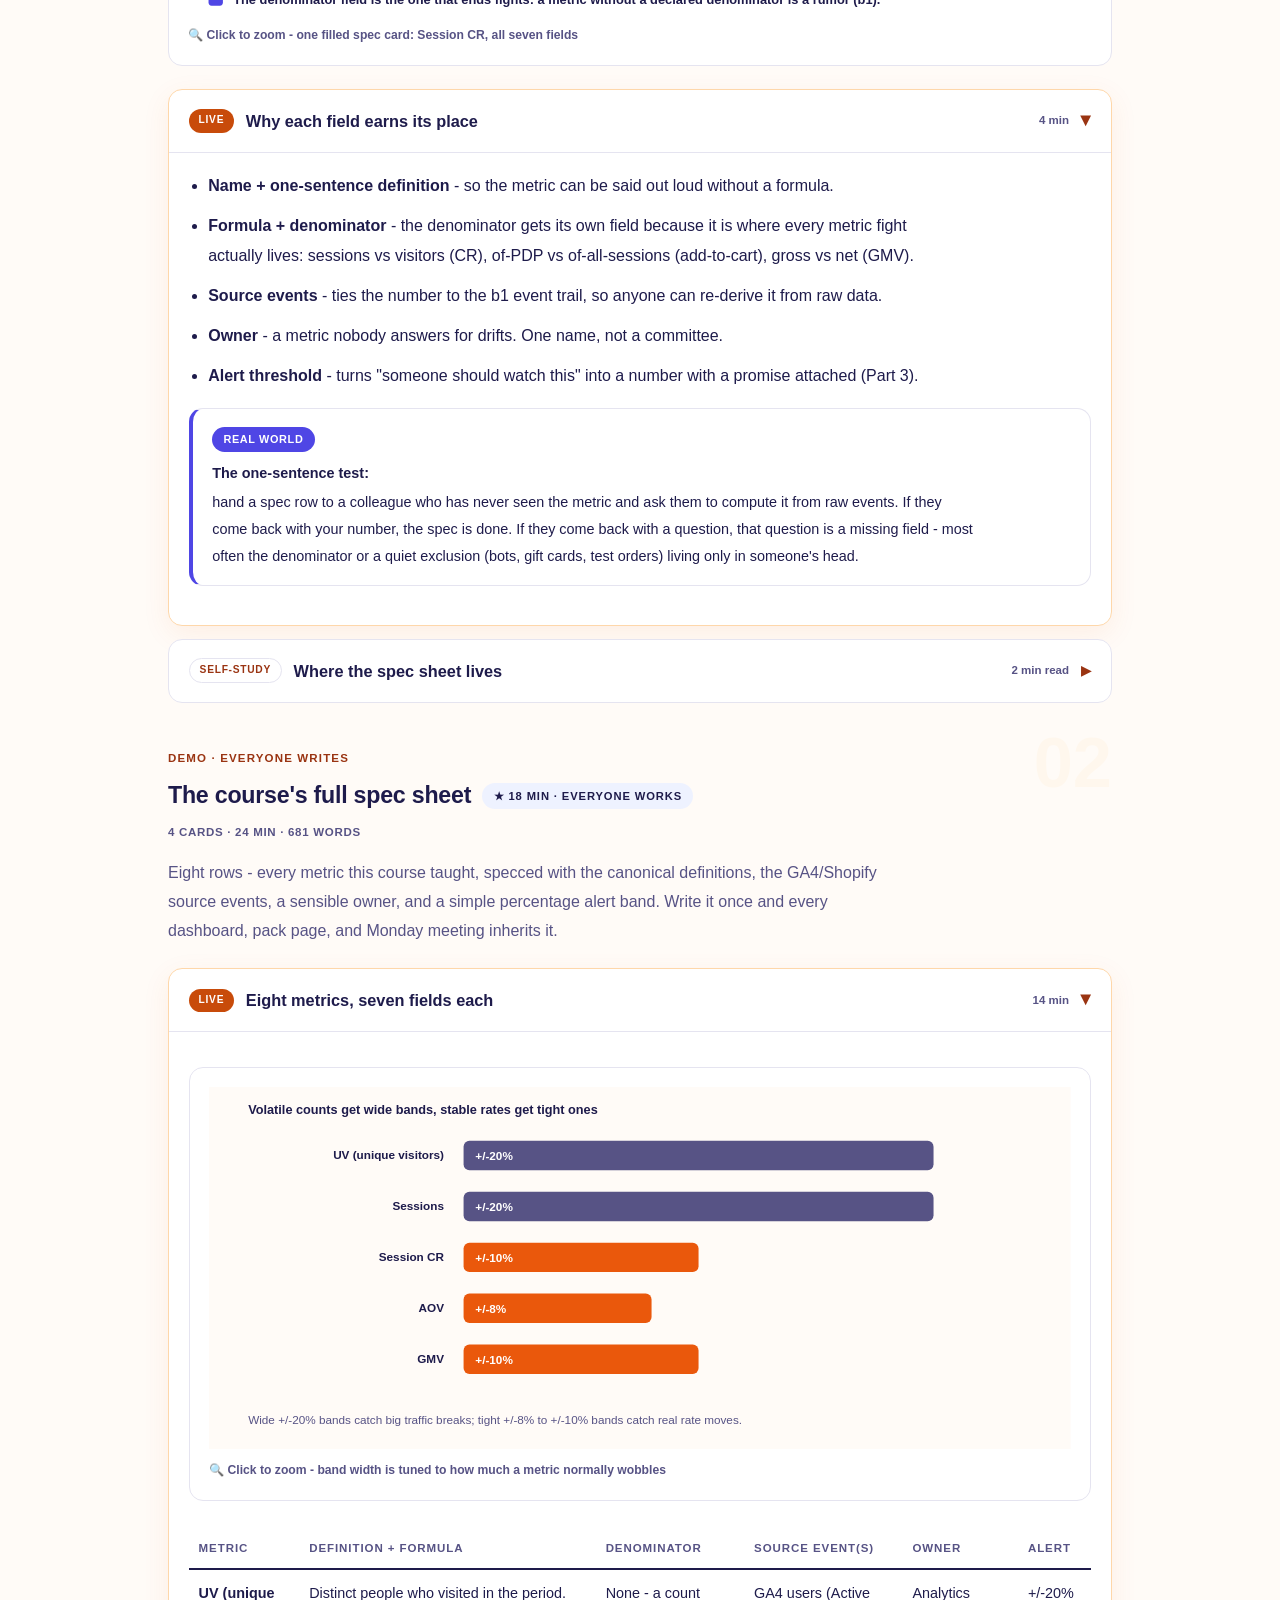
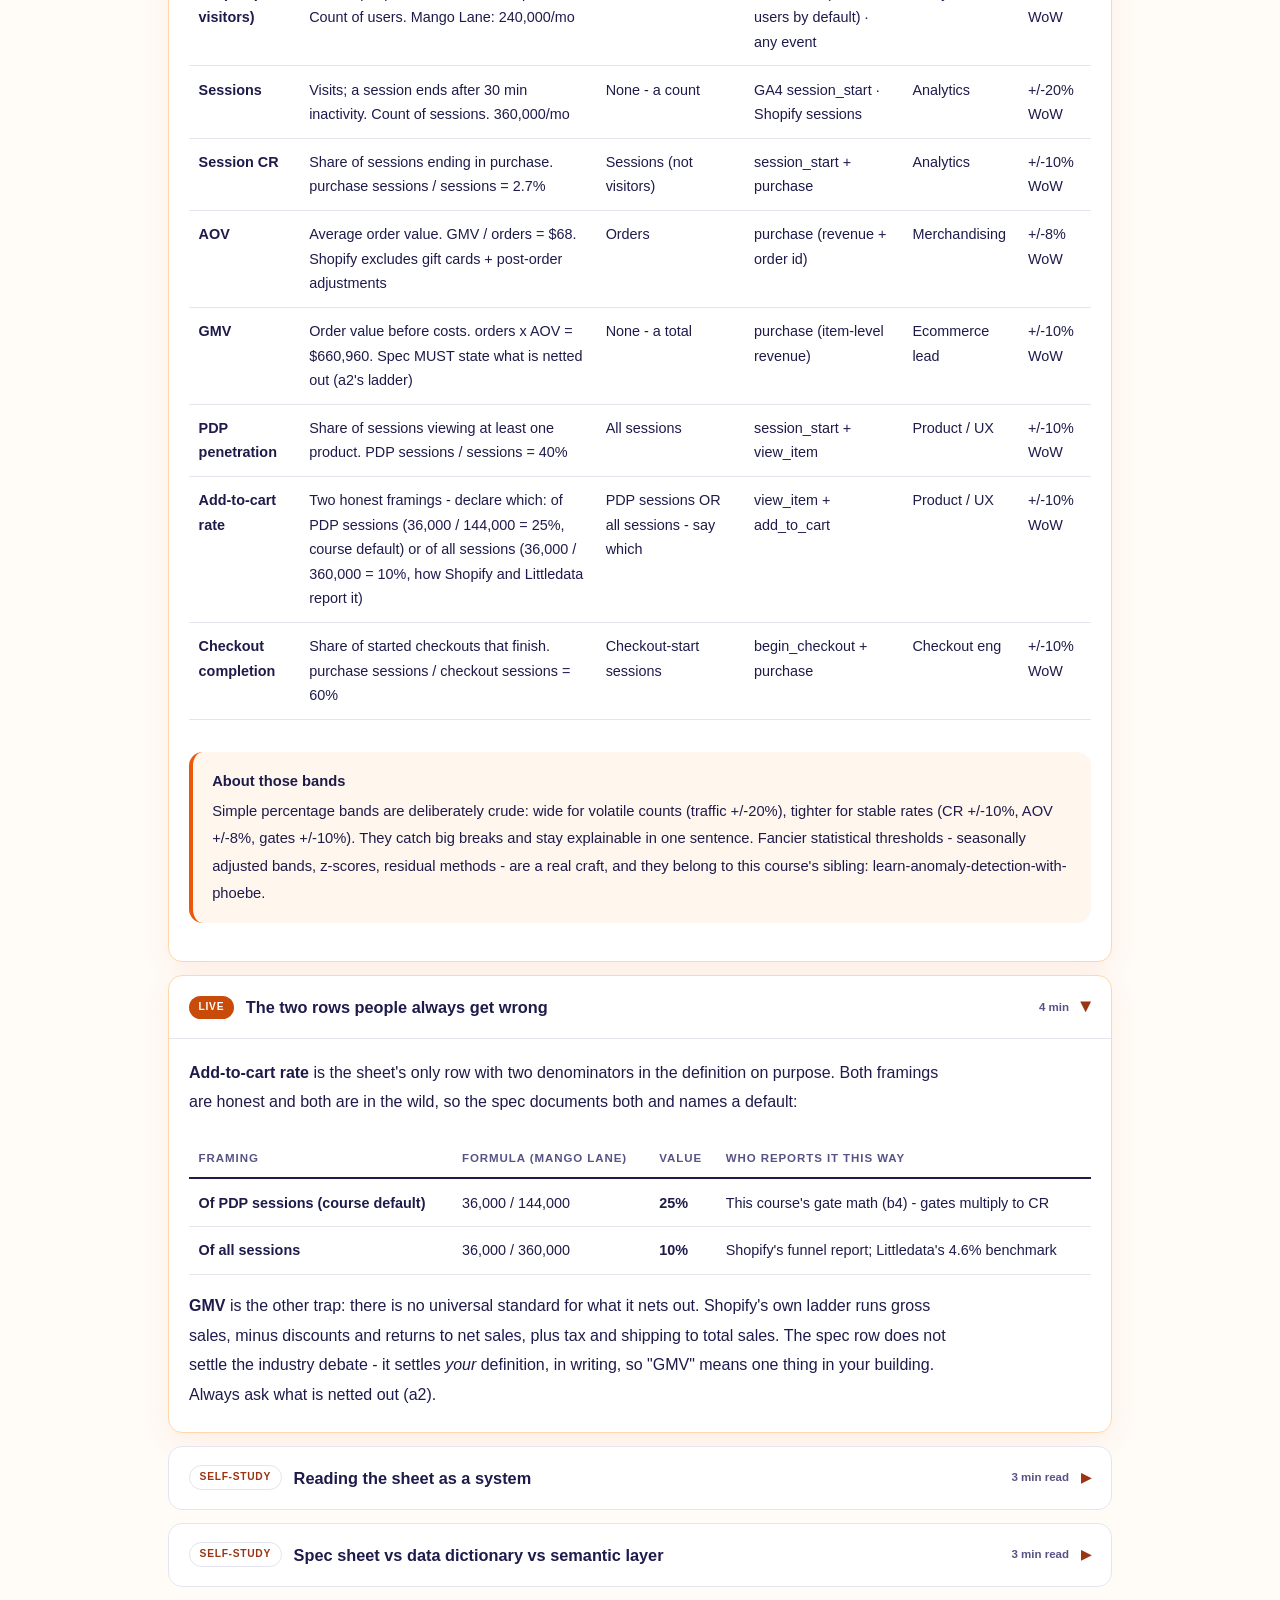
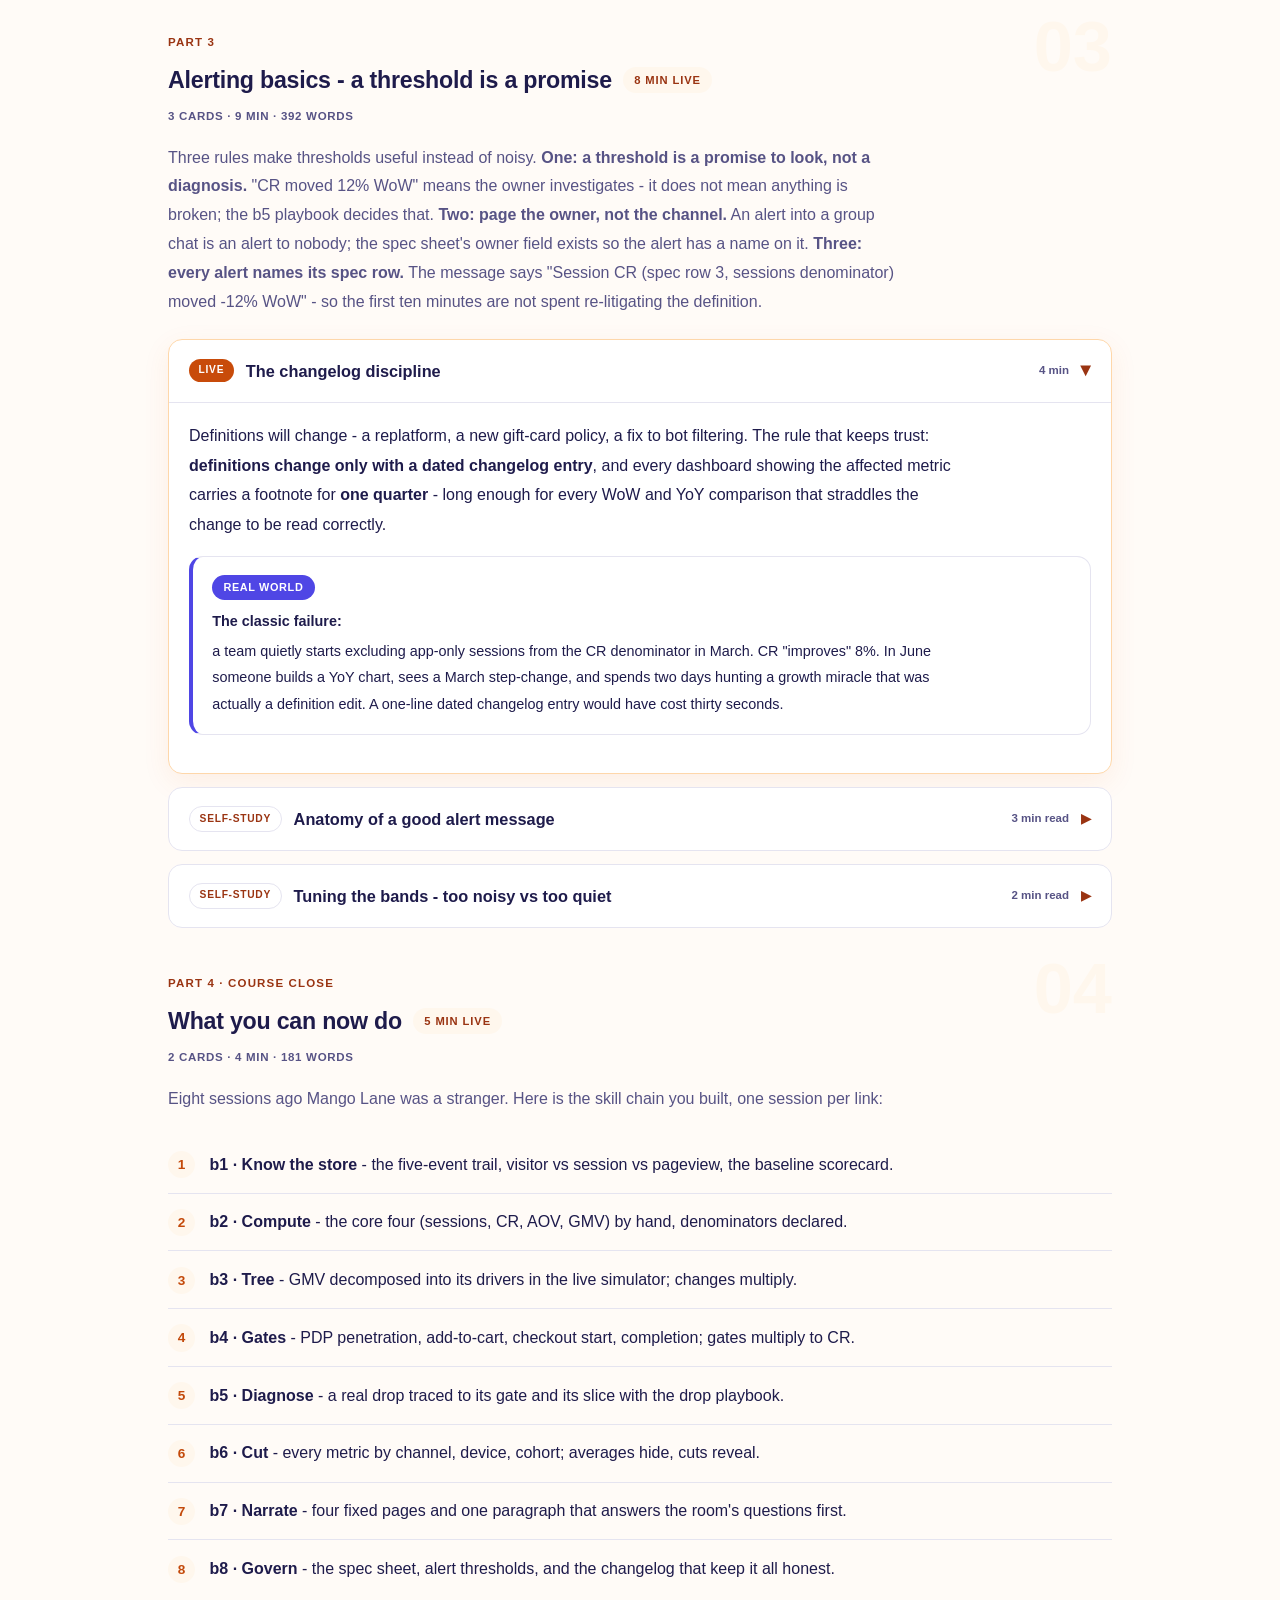
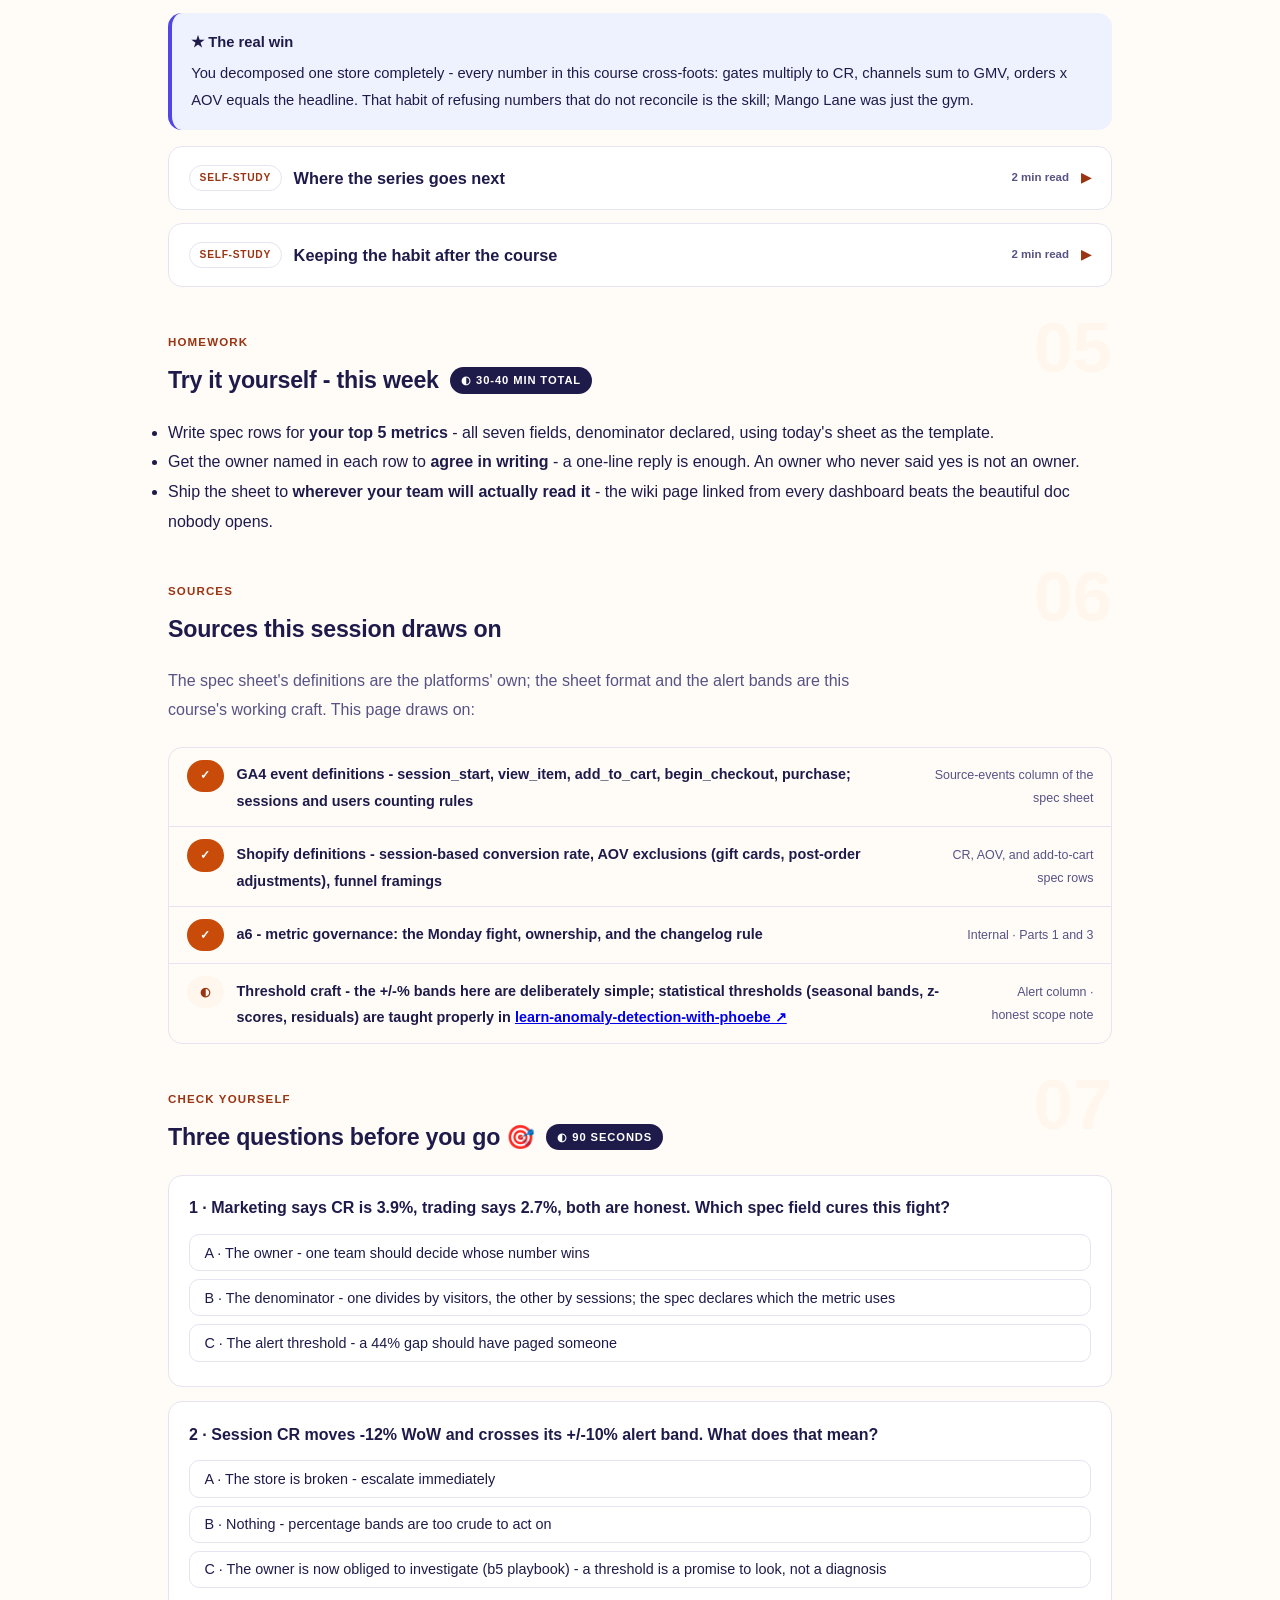
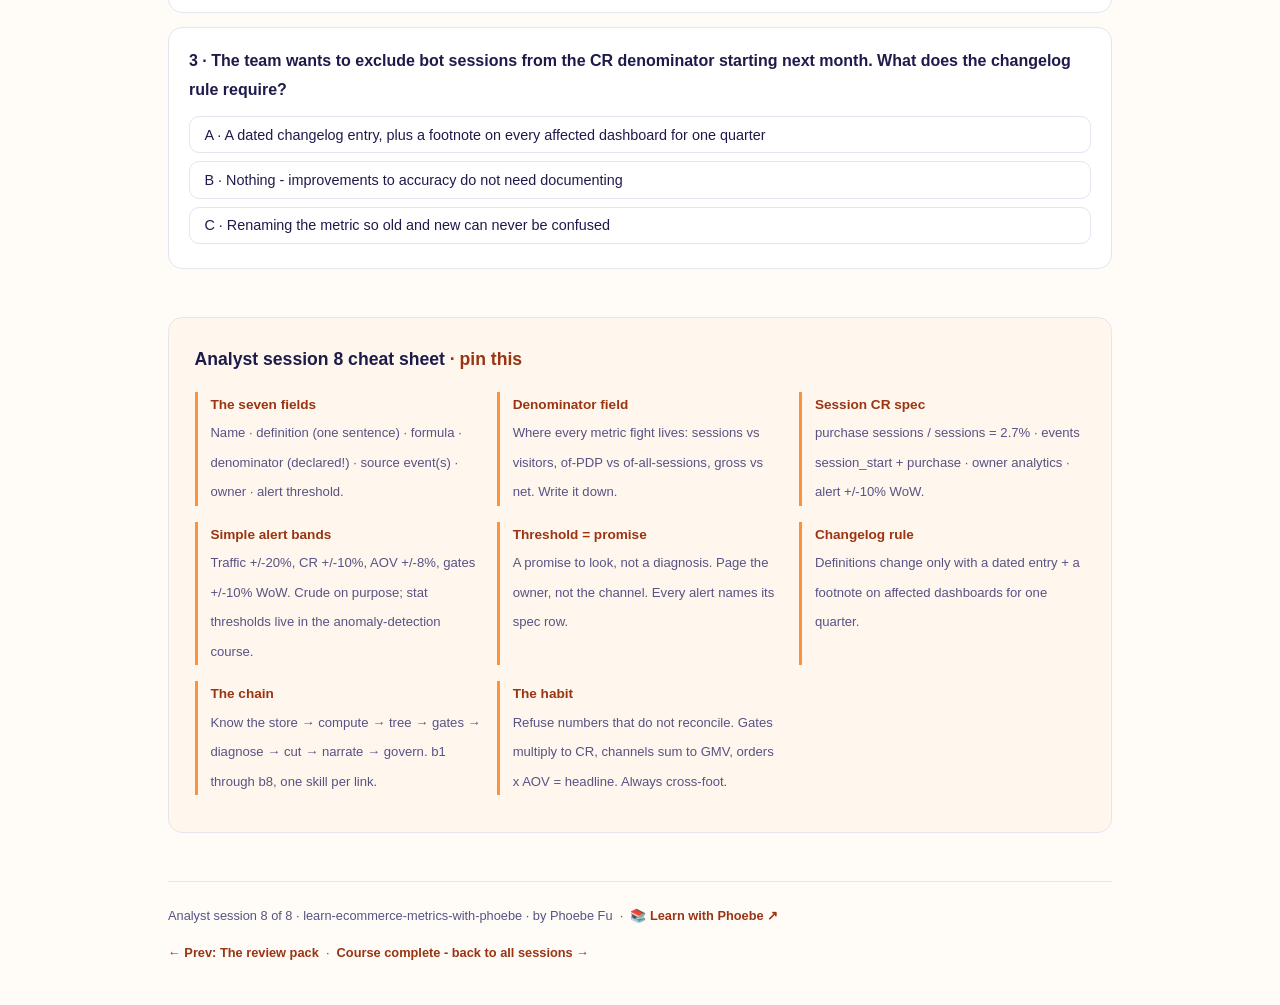
<file: courses/b8-metric-spec-sheet.html>
<!DOCTYPE html>
<html lang="en">
<head>
<meta charset="UTF-8">
<meta name="viewport" content="width=device-width, initial-scale=1.0">
<!-- social:start -->
<meta name="description" content="b7 taught you to ship the numbers; b8 teaches you to protect them. A pack is only as trustworthy as the definitions under it, and definitions only hold when they are written, owned, and...">
<meta property="og:type" content="article">
<meta property="og:site_name" content="Learn with Phoebe">
<meta property="og:title" content="The metric spec sheet - learn ecommerce metrics with phoebe">
<meta property="og:description" content="b7 taught you to ship the numbers; b8 teaches you to protect them. A pack is only as trustworthy as the definitions under it, and definitions only hold when they are written, owned, and...">
<meta property="og:url" content="https://phoebefu6.github.io/learn-ecommerce-metrics-with-phoebe/courses/b8-metric-spec-sheet.html">
<meta property="og:image" content="https://phoebefu6.github.io/learn-ecommerce-metrics-with-phoebe/assets/og-cover.png">
<meta property="og:image:width" content="1200">
<meta property="og:image:height" content="630">
<meta name="twitter:card" content="summary_large_image">
<meta name="twitter:title" content="The metric spec sheet - learn ecommerce metrics with phoebe">
<meta name="twitter:description" content="b7 taught you to ship the numbers; b8 teaches you to protect them. A pack is only as trustworthy as the definitions under it, and definitions only hold when they are written, owned, and...">
<meta name="twitter:image" content="https://phoebefu6.github.io/learn-ecommerce-metrics-with-phoebe/assets/og-cover.png">
<!-- social:end -->
<title>Analyst session 8 · The metric spec sheet - learn ecommerce metrics with phoebe</title>
<link rel="stylesheet" href="../assets/style.css?v=34">
</head>
<body>

<div class="toolbar">
  <div class="wrap">
    <span class="crumb"><a href="../index.html">learn-ecommerce-metrics-with-phoebe</a> / Analyst session 8 of 8</span>
    <button class="btn" id="toggle-all" type="button">Expand all</button>
    <button class="btn primary" id="zoom-toggle" type="button">Projector zoom: off</button>
  </div>
</div>

<header class="masthead">
  <div class="wrap">
    <div class="eyebrow">Learn Ecommerce Metrics with Phoebe · Analyst track · Session 8 of 8</div>
    <h1>The <span class="accent">metric spec sheet</span></h1>
    <p class="sub">Every number you computed this course had a definition you could check. Real companies rarely have that - which is how two teams walk into Monday with two conversion rates, both "right" (a6). The cure is unglamorous and total: a written spec per metric. In this finale you write the full spec sheet for every metric the course taught, learn the alerting basics that make thresholds useful, and close the track with a store you have decomposed completely.</p>
    <div class="chip-row">
      <span class="chip level">🟠 Analyst track</span>
      <span class="chip audience">Analysts · marketers · ops · founders</span>
      <span class="chip audience">Hands-on finale</span>
      <span class="chip time">45 min</span>
    </div>
    <div class="agenda">
      <span class="a1" style="flex:2">0-10 · Why specs</span>
      <span class="a2" style="flex:5">10-30 · Write the spec sheet</span>
      <span class="a3" style="flex:3">30-40 · Alerting + changelog</span>
      <span class="a4" style="flex:2">40-45 · Course close</span>
    </div>
  </div>
</header>

<main class="wrap">

  <!-- ============ INTRO ============ -->
  <section class="section" id="intro">
    <div class="section-kicker">
      <span class="klabel">Part 0</span>
      <h2>The last link in the chain</h2>
    </div>
    <p class="lede">b7 taught you to ship the numbers; b8 teaches you to protect them. A pack is only as trustworthy as the definitions under it, and definitions only hold when they are written, owned, and change-controlled. This is the governance session of the analyst track - the computing-side twin of the leader track's a6, where leaders learn to ask "whose definition is this?" and you learn to be the person with the answer.</p>
    <div class="legend">
      <span class="pill solid">Live - presented in session</span>
      <span class="pill light">Self-study - read after class</span>
      <span class="pill inkpill">Sources covered</span>
    </div>
    <div class="callout win">
      <strong>★ What you walk out with today</strong>
      A filled seven-field spec card for Session CR, the complete eight-row spec sheet for every metric this course taught (with GA4/Shopify source events, owners, and alert bands), the three alerting rules that make thresholds useful, and the changelog discipline that keeps definitions honest across quarters.
    </div>
  </section>

  <!-- ============ PART 1: WHY SPECS ============ -->
  <section class="section" id="why">
    <div class="section-kicker">
      <span class="klabel">Part 1 · the cure for the Monday fight</span>
      <h2>Seven fields that end metric arguments <span class="tag concept">10 min live</span></h2>
    </div>
    <p class="lede">Recall a6's Monday fight: marketing reports CR 3.9%, the trading team reports 2.7%, both are honest, and the meeting burns twenty minutes discovering they divided by different things. A <strong>metric spec</strong> makes that fight impossible, because everything arguable is written down. Seven fields per metric: <strong>name</strong>, <strong>definition</strong> (one sentence), <strong>formula</strong>, <strong>denominator</strong> (declared!), <strong>source event(s)</strong>, <strong>owner</strong>, and <strong>alert threshold</strong>. Here is one filled in - the course's own default metric.</p>

    <figure class="zoomable">
      <svg viewBox="0 0 880 330" xmlns="http://www.w3.org/2000/svg" role="img" aria-label="A filled metric spec card for Session CR showing all seven fields">
        <style>
          .spT { font: 800 14px Inter, sans-serif; fill: #FFFFFF; }
          .spF { font: 700 11.5px Inter, sans-serif; fill: #9A3412; }
          .spV { font: 600 12px Inter, sans-serif; fill: #1E1B4B; }
          .spM { font: 600 11.5px 'SF Mono', Menlo, monospace; fill: #1E1B4B; }
          .spN { font: 600 12.5px Inter, sans-serif; fill: #1E1B4B; }
        </style>
        <rect x="140" y="20" width="600" height="270" rx="12" fill="#FFF7ED" stroke="#FED7AA" stroke-width="2"/>
        <rect x="140" y="20" width="600" height="40" rx="12" fill="#EA580C"/>
        <text class="spT" x="440" y="45" text-anchor="middle">Metric spec · Session CR</text>

        <text class="spF" x="164" y="86">DEFINITION</text>
        <text class="spV" x="300" y="86">Share of sessions with a purchase (Shopify's "online store conversion rate")</text>

        <text class="spF" x="164" y="116">FORMULA</text>
        <text class="spM" x="300" y="116">purchase sessions / total sessions = 9,720 / 360,000 = 2.7%</text>

        <text class="spF" x="164" y="146">DENOMINATOR</text>
        <text class="spV" x="300" y="146">Sessions - declared. Not visitors (that is visitor CR, a different number)</text>

        <text class="spF" x="164" y="176">SOURCE EVENTS</text>
        <text class="spM" x="300" y="176">session_start + purchase</text>

        <text class="spF" x="164" y="206">OWNER</text>
        <text class="spV" x="300" y="206">Analytics - one named team answers for this number</text>

        <text class="spF" x="164" y="236">ALERT THRESHOLD</text>
        <text class="spV" x="300" y="236">Moves more than +/-10% WoW - owner investigates before Friday's pack</text>

        <rect x="164" y="254" width="552" height="2" fill="#FED7AA"/>
        <text class="spV" x="164" y="276" style="fill:#575385">One card like this per metric = no more "which CR do you mean" meetings.</text>

        <rect x="20" y="308" width="14" height="14" rx="3" fill="#4F46E5"/>
        <text class="spN" x="44" y="320">The denominator field is the one that ends fights: a metric without a declared denominator is a rumor (b1).</text>
      </svg>
      <figcaption>🔍 Click to zoom - one filled spec card: Session CR, all seven fields</figcaption>
    </figure>

    <details class="card" open>
      <summary><span class="mode live">Live</span>Why each field earns its place<span class="mini">4 min</span><span class="caret">▶</span></summary>
      <div class="body">
        <ul>
          <li><strong>Name + one-sentence definition</strong> - so the metric can be said out loud without a formula.</li>
          <li><strong>Formula + denominator</strong> - the denominator gets its own field because it is where every metric fight actually lives: sessions vs visitors (CR), of-PDP vs of-all-sessions (add-to-cart), gross vs net (GMV).</li>
          <li><strong>Source events</strong> - ties the number to the b1 event trail, so anyone can re-derive it from raw data.</li>
          <li><strong>Owner</strong> - a metric nobody answers for drifts. One name, not a committee.</li>
          <li><strong>Alert threshold</strong> - turns "someone should watch this" into a number with a promise attached (Part 3).</li>
        </ul>
        <div class="callout example">
          <span class="ex-pill">Real world</span>
          <p><strong>The one-sentence test:</strong> hand a spec row to a colleague who has never seen the metric and ask them to compute it from raw events. If they come back with your number, the spec is done. If they come back with a question, that question is a missing field - most often the denominator or a quiet exclusion (bots, gift cards, test orders) living only in someone's head.</p>
        </div>
      </div>
    </details>

    <details class="card">
      <summary><span class="mode self">Self-study</span>Where the spec sheet lives<span class="mini">2 min read</span><span class="caret">▶</span></summary>
      <div class="body">
        <p>A spec sheet in a forgotten folder governs nothing. Three placement rules:</p>
        <ul>
          <li><strong>One canonical copy</strong> - a wiki page or repo file, never a spreadsheet attachment that forks every time it is emailed.</li>
          <li><strong>Linked from every dashboard</strong> - the metric's name on the dashboard links to its spec row. The moment of confusion is the moment of reading.</li>
          <li><strong>Referenced by the weekly pack</strong> - b7's pages footnote "definitions per the metric spec sheet, v-dated". The pack and the sheet vouch for each other.</li>
        </ul>
      </div>
    </details>
  </section>

  <!-- ============ PART 2 / DEMO: THE FULL SPEC SHEET ============ -->
  <section class="section" id="specsheet">
    <div class="section-kicker">
      <span class="klabel">Demo · everyone writes</span>
      <h2>The course's full spec sheet <span class="tag demo">★ 18 min · everyone works</span></h2>
    </div>
    <p class="lede">Eight rows - every metric this course taught, specced with the canonical definitions, the GA4/Shopify source events, a sensible owner, and a simple percentage alert band. Write it once and every dashboard, pack page, and Monday meeting inherits it.</p>

    <details class="card" open>
      <summary><span class="mode live">Live</span>Eight metrics, seven fields each<span class="mini">14 min</span><span class="caret">▶</span></summary>
      <div class="body">
        
<figure class="zoomable">
  <svg viewBox="0 0 880 370" xmlns="http://www.w3.org/2000/svg" role="img" aria-label="Bar chart of Mango Lane's metric spec sheet alert bands: unique visitors and sessions both carry a wide plus or minus 20 percent band, while session conversion rate and GMV carry plus or minus 10 percent and AOV carries plus or minus 8 percent, showing volatile counts get looser bands than stable rates.">
    <style>
      .b8bT{font:700 13px Inter,sans-serif;fill:#1E1B4B;}
      .b8bL{font:600 12px Inter,sans-serif;fill:#1E1B4B;}
      .b8bVw{font:700 12px Inter,sans-serif;fill:#FFFFFF;}
      .b8bN{font:400 12px Inter,sans-serif;fill:#575385;}
    </style>
    <rect x="0" y="0" width="880" height="370" fill="#FFFBF7"/>
    <text class="b8bT" x="40" y="28">Volatile counts get wide bands, stable rates get tight ones</text>

    <text class="b8bL" x="240" y="74" text-anchor="end">UV (unique visitors)</text>
    <rect x="260" y="55" width="480" height="30" rx="6" fill="#575385"/>
    <text class="b8bVw" x="272" y="75">+/-20%</text>

    <text class="b8bL" x="240" y="126" text-anchor="end">Sessions</text>
    <rect x="260" y="107" width="480" height="30" rx="6" fill="#575385"/>
    <text class="b8bVw" x="272" y="127">+/-20%</text>

    <text class="b8bL" x="240" y="178" text-anchor="end">Session CR</text>
    <rect x="260" y="159" width="240" height="30" rx="6" fill="#EA580C"/>
    <text class="b8bVw" x="272" y="179">+/-10%</text>

    <text class="b8bL" x="240" y="230" text-anchor="end">AOV</text>
    <rect x="260" y="211" width="192" height="30" rx="6" fill="#EA580C"/>
    <text class="b8bVw" x="272" y="231">+/-8%</text>

    <text class="b8bL" x="240" y="282" text-anchor="end">GMV</text>
    <rect x="260" y="263" width="240" height="30" rx="6" fill="#EA580C"/>
    <text class="b8bVw" x="272" y="283">+/-10%</text>

    <text class="b8bN" x="40" y="344">Wide +/-20% bands catch big traffic breaks; tight +/-8% to +/-10% bands catch real rate moves.</text>
  </svg>
  <figcaption>🔍 Click to zoom - band width is tuned to how much a metric normally wobbles</figcaption>
</figure>
<table class="clean">
          <thead><tr><th>Metric</th><th>Definition + formula</th><th>Denominator</th><th>Source event(s)</th><th>Owner</th><th>Alert</th></tr></thead>
          <tbody>
            <tr><td><strong>UV (unique visitors)</strong></td><td>Distinct people who visited in the period. Count of users. Mango Lane: 240,000/mo</td><td>None - a count</td><td>GA4 users (Active users by default) · any event</td><td>Analytics</td><td>+/-20% WoW</td></tr>
            <tr><td><strong>Sessions</strong></td><td>Visits; a session ends after 30 min inactivity. Count of sessions. 360,000/mo</td><td>None - a count</td><td>GA4 session_start · Shopify sessions</td><td>Analytics</td><td>+/-20% WoW</td></tr>
            <tr><td><strong>Session CR</strong></td><td>Share of sessions ending in purchase. purchase sessions / sessions = 2.7%</td><td>Sessions (not visitors)</td><td>session_start + purchase</td><td>Analytics</td><td>+/-10% WoW</td></tr>
            <tr><td><strong>AOV</strong></td><td>Average order value. GMV / orders = $68. Shopify excludes gift cards + post-order adjustments</td><td>Orders</td><td>purchase (revenue + order id)</td><td>Merchandising</td><td>+/-8% WoW</td></tr>
            <tr><td><strong>GMV</strong></td><td>Order value before costs. orders x AOV = $660,960. Spec MUST state what is netted out (a2's ladder)</td><td>None - a total</td><td>purchase (item-level revenue)</td><td>Ecommerce lead</td><td>+/-10% WoW</td></tr>
            <tr><td><strong>PDP penetration</strong></td><td>Share of sessions viewing at least one product. PDP sessions / sessions = 40%</td><td>All sessions</td><td>session_start + view_item</td><td>Product / UX</td><td>+/-10% WoW</td></tr>
            <tr><td><strong>Add-to-cart rate</strong></td><td>Two honest framings - declare which: of PDP sessions (36,000 / 144,000 = 25%, course default) or of all sessions (36,000 / 360,000 = 10%, how Shopify and Littledata report it)</td><td>PDP sessions OR all sessions - say which</td><td>view_item + add_to_cart</td><td>Product / UX</td><td>+/-10% WoW</td></tr>
            <tr><td><strong>Checkout completion</strong></td><td>Share of started checkouts that finish. purchase sessions / checkout sessions = 60%</td><td>Checkout-start sessions</td><td>begin_checkout + purchase</td><td>Checkout eng</td><td>+/-10% WoW</td></tr>
          </tbody>
        </table>
        <div class="callout tip">
          <strong>About those bands</strong>
          Simple percentage bands are deliberately crude: wide for volatile counts (traffic +/-20%), tighter for stable rates (CR +/-10%, AOV +/-8%, gates +/-10%). They catch big breaks and stay explainable in one sentence. Fancier statistical thresholds - seasonally adjusted bands, z-scores, residual methods - are a real craft, and they belong to this course's sibling: learn-anomaly-detection-with-phoebe.
        </div>
      </div>
    </details>

    <details class="card" open>
      <summary><span class="mode live">Live</span>The two rows people always get wrong<span class="mini">4 min</span><span class="caret">▶</span></summary>
      <div class="body">
        <p><strong>Add-to-cart rate</strong> is the sheet's only row with two denominators in the definition on purpose. Both framings are honest and both are in the wild, so the spec documents both and names a default:</p>
        <table class="clean">
          <thead><tr><th>Framing</th><th>Formula (Mango Lane)</th><th>Value</th><th>Who reports it this way</th></tr></thead>
          <tbody>
            <tr><td>Of PDP sessions (course default)</td><td>36,000 / 144,000</td><td><strong>25%</strong></td><td>This course's gate math (b4) - gates multiply to CR</td></tr>
            <tr><td>Of all sessions</td><td>36,000 / 360,000</td><td><strong>10%</strong></td><td>Shopify's funnel report; Littledata's 4.6% benchmark</td></tr>
          </tbody>
        </table>
        <p><strong>GMV</strong> is the other trap: there is no universal standard for what it nets out. Shopify's own ladder runs gross sales, minus discounts and returns to net sales, plus tax and shipping to total sales. The spec row does not settle the industry debate - it settles <em>your</em> definition, in writing, so "GMV" means one thing in your building. Always ask what is netted out (a2).</p>
      </div>
    </details>

    <details class="card">
      <summary><span class="mode self">Self-study</span>Reading the sheet as a system<span class="mini">3 min read</span><span class="caret">▶</span></summary>
      <div class="body">
        <p>Notice three things about the finished sheet. First, <strong>every rate names two events</strong> - a numerator event and a denominator event - which is b1's "every metric is a count or a ratio" made official. Second, <strong>the two-denominator metrics (CR, add-to-cart) carry the warning inside the definition</strong>, so the trap is documented where the next analyst will actually read it. Third, <strong>owners follow the funnel</strong>: analytics owns the counting, product owns the browsing gates, checkout engineering owns the paying gate, merchandising owns basket value. When a threshold fires, the sheet already knows who picks up.</p>
      </div>
    </details>

    <details class="card">
      <summary><span class="mode self">Self-study</span>Spec sheet vs data dictionary vs semantic layer<span class="mini">3 min read</span><span class="caret">▶</span></summary>
      <div class="body">
        <p>Three names you will meet for overlapping ideas - worth keeping straight:</p>
        <ul>
          <li><strong>Data dictionary</strong> - documents the <em>raw material</em>: tables, columns, event properties. "The purchase event carries order_id, items, and value." It describes data, not metrics.</li>
          <li><strong>Metric spec sheet (today)</strong> - documents the <em>numbers people argue about</em>: definition, formula, denominator, owner, threshold. It sits on top of the dictionary and points at its events.</li>
          <li><strong>Semantic layer</strong> - the spec sheet turned into <em>code</em>: metric definitions written once in a tool so every dashboard computes them identically instead of each analyst re-implementing the formula.</li>
        </ul>
        <p>The order matters: teams that jump straight to tooling encode their ambiguities at scale. Write the eight rows by hand first - the arguments you settle on paper are the ones the tool then enforces for free.</p>
      </div>
    </details>
  </section>

  <!-- ============ PART 3: ALERTING + CHANGELOG ============ -->
  <section class="section" id="alerting">
    <div class="section-kicker">
      <span class="klabel">Part 3</span>
      <h2>Alerting basics - a threshold is a promise <span class="tag concept">8 min live</span></h2>
    </div>
    <p class="lede">Three rules make thresholds useful instead of noisy. <strong>One: a threshold is a promise to look, not a diagnosis.</strong> "CR moved 12% WoW" means the owner investigates - it does not mean anything is broken; the b5 playbook decides that. <strong>Two: page the owner, not the channel.</strong> An alert into a group chat is an alert to nobody; the spec sheet's owner field exists so the alert has a name on it. <strong>Three: every alert names its spec row.</strong> The message says "Session CR (spec row 3, sessions denominator) moved -12% WoW" - so the first ten minutes are not spent re-litigating the definition.</p>

    <details class="card" open>
      <summary><span class="mode live">Live</span>The changelog discipline<span class="mini">4 min</span><span class="caret">▶</span></summary>
      <div class="body">
        <p>Definitions will change - a replatform, a new gift-card policy, a fix to bot filtering. The rule that keeps trust: <strong>definitions change only with a dated changelog entry</strong>, and every dashboard showing the affected metric carries a footnote for <strong>one quarter</strong> - long enough for every WoW and YoY comparison that straddles the change to be read correctly.</p>
        <div class="callout example">
          <span class="ex-pill">Real world</span>
          <p><strong>The classic failure:</strong> a team quietly starts excluding app-only sessions from the CR denominator in March. CR "improves" 8%. In June someone builds a YoY chart, sees a March step-change, and spends two days hunting a growth miracle that was actually a definition edit. A one-line dated changelog entry would have cost thirty seconds.</p>
        </div>
      </div>
    </details>

    <details class="card">
      <summary><span class="mode self">Self-study</span>Anatomy of a good alert message<span class="mini">3 min read</span><span class="caret">▶</span></summary>
      <div class="body">
        <table class="clean">
          <thead><tr><th></th><th>Bad alert</th><th>Good alert</th></tr></thead>
          <tbody>
            <tr><td><strong>Recipient</strong></td><td>#analytics-alerts channel (74 members, 0 readers)</td><td>Checkout eng lead, by name</td></tr>
            <tr><td><strong>Message</strong></td><td>"Conversion looks off??"</td><td>"Checkout completion (spec row 8: purchase sessions / checkout sessions) 60% to 52%, -13% WoW, crossed +/-10% band"</td></tr>
            <tr><td><strong>Next step</strong></td><td>Implied: someone should probably look</td><td>Stated: owner runs the b5 drop playbook, findings in Friday's pack</td></tr>
          </tbody>
        </table>
        <p>The good alert is longer to write and ten times faster to act on: the definition is settled (spec row named), the size is quantified, the owner is a person, and the deadline already exists because b7's pack ships Friday whether or not the mystery is solved.</p>
<figure class="zoomable">
  <svg viewBox="0 0 880 300" xmlns="http://www.w3.org/2000/svg" role="img" aria-label="Before and after panels contrasting a bad alert sent to a 74 member channel with zero readers saying only conversion looks off, against a good alert addressed to the checkout engineering lead by name stating checkout completion moved from 60 percent to 52 percent, a 13 percent drop, with the next step being the b5 playbook due in Friday's pack.">
    <style>
      .b8aH{font:700 13px Inter,sans-serif;fill:#1E1B4B;}
      .b8aB{font:400 12px Inter,sans-serif;fill:#1E1B4B;}
      .b8aN{font:400 12px Inter,sans-serif;fill:#575385;}
    </style>
    <rect x="0" y="0" width="880" height="300" fill="#FFFBF7"/>

    <rect x="40" y="50" width="390" height="180" rx="12" fill="#FEF2F2" stroke="#FCA5A5" stroke-width="2"/>
    <text class="b8aH" x="58" y="84">&#10007; Bad alert</text>
    <text class="b8aB" x="58" y="114">To: #analytics-alerts (0 readers)</text>
    <text class="b8aB" x="58" y="134">Msg: Conversion looks off??</text>
    <text class="b8aB" x="58" y="154">Next: someone should look?</text>

    <rect x="450" y="50" width="390" height="180" rx="12" fill="#FED7AA" stroke="#9A3412" stroke-width="2"/>
    <text class="b8aH" x="468" y="84">&#10003; Good alert</text>
    <text class="b8aB" x="468" y="114">To: checkout eng lead, by name</text>
    <text class="b8aB" x="468" y="134">Msg: completion 60% to 52%, -13%</text>
    <text class="b8aB" x="468" y="154">Next: b5 playbook, Friday pack</text>

    <text class="b8aN" x="40" y="276">The good alert names the row, sizes the move, and gives the owner a deadline.</text>
  </svg>
  <figcaption>🔍 Click to zoom - a named owner and a sized number beat a channel and a question mark</figcaption>
</figure>

      </div>
    </details>

    <details class="card">
      <summary><span class="mode self">Self-study</span>Tuning the bands - too noisy vs too quiet<span class="mini">2 min read</span><span class="caret">▶</span></summary>
      <div class="body">
        <p>A band that fires weekly gets muted; a band that never fires protects nothing. The working rule: a well-tuned threshold fires <strong>roughly once or twice a quarter per metric</strong>. Firing more often means the band is inside the metric's normal weekly wobble - widen it, or the metric genuinely is unstable and belongs in the pack's narrative, not in alerts. Never firing across two quarters means it is decorative - tighten it. And review the bands at the same quarterly boundary where b7 allows format changes: seasonality (a5) moves what "normal wobble" means, which is exactly the craft the anomaly-detection sibling course takes further.</p>
      </div>
    </details>
  </section>

  <!-- ============ PART 4: COURSE CLOSE ============ -->
  <section class="section" id="close">
    <div class="section-kicker">
      <span class="klabel">Part 4 · course close</span>
      <h2>What you can now do <span class="tag concept">5 min live</span></h2>
    </div>
    <p class="lede">Eight sessions ago Mango Lane was a stranger. Here is the skill chain you built, one session per link:</p>
    <div class="steps">
      <div class="step"><p><strong>b1 · Know the store</strong> - the five-event trail, visitor vs session vs pageview, the baseline scorecard.</p></div>
      <div class="step"><p><strong>b2 · Compute</strong> - the core four (sessions, CR, AOV, GMV) by hand, denominators declared.</p></div>
      <div class="step"><p><strong>b3 · Tree</strong> - GMV decomposed into its drivers in the live simulator; changes multiply.</p></div>
      <div class="step"><p><strong>b4 · Gates</strong> - PDP penetration, add-to-cart, checkout start, completion; gates multiply to CR.</p></div>
      <div class="step"><p><strong>b5 · Diagnose</strong> - a real drop traced to its gate and its slice with the drop playbook.</p></div>
      <div class="step"><p><strong>b6 · Cut</strong> - every metric by channel, device, cohort; averages hide, cuts reveal.</p></div>
      <div class="step"><p><strong>b7 · Narrate</strong> - four fixed pages and one paragraph that answers the room's questions first.</p></div>
      <div class="step"><p><strong>b8 · Govern</strong> - the spec sheet, alert thresholds, and the changelog that keep it all honest.</p></div>
    </div>
    <div class="callout win">
      <strong>★ The real win</strong>
      You decomposed one store completely - every number in this course cross-foots: gates multiply to CR, channels sum to GMV, orders x AOV equals the headline. That habit of refusing numbers that do not reconcile is the skill; Mango Lane was just the gym.
    </div>
    <details class="card">
      <summary><span class="mode self">Self-study</span>Where the series goes next<span class="mini">2 min read</span><span class="caret">▶</span></summary>
      <div class="body">
        <p><strong>Course 2 of this series maps the in-app user journey step by step</strong> - what shoppers actually do between the events you have been counting - coming to the same hub. And three siblings deepen individual muscles from this track:</p>
        <ul>
          <li><a href="https://phoebefu6.github.io/learn-metric-decomposition-with-phoebe/">learn-metric-decomposition-with-phoebe ↗</a> - the driver-tree craft from b3, across six industries.</li>
          <li><a href="https://phoebefu6.github.io/learn-sql-with-phoebe/">learn-sql-with-phoebe ↗</a> - compute all of this from raw tables instead of dashboards.</li>
          <li><a href="https://phoebefu6.github.io/learn-marketing-attribution-with-phoebe/">learn-marketing-attribution-with-phoebe ↗</a> - who really gets credit for b7's channel page.</li>
        </ul>
      </div>
    </details>

    <details class="card">
      <summary><span class="mode self">Self-study</span>Keeping the habit after the course<span class="mini">2 min read</span><span class="caret">▶</span></summary>
      <div class="body">
        <p>The track's skills decay in a predictable order if unused: narration first, then diagnosis, then the arithmetic instincts. Three small rituals keep them alive:</p>
        <ul>
          <li><strong>Cross-foot one real report a week.</strong> Any report - yours or someone else's. Multiply the factors, sum the segments. Thirty seconds, and it keeps b2-b3 sharp.</li>
          <li><strong>Ask for the denominator once a meeting.</strong> Whenever a rate is quoted, ask "divided by what?" out loud. It keeps b1 sharp and quietly trains the room.</li>
          <li><strong>Re-derive one Mango Lane number from memory each month.</strong> If you can still get from 360,000 sessions to 9,720 orders through the four gates, the whole chain is intact.</li>
        </ul>
      </div>
    </details>
  </section>

  <!-- ============ HOMEWORK ============ -->
  <section class="section" id="exercise">
    <div class="section-kicker">
      <span class="klabel">Homework</span>
      <h2>Try it yourself - this week <span class="tag exercise">◐ 30-40 min total</span></h2>
    </div>
    <ul>
      <li>Write spec rows for <strong>your top 5 metrics</strong> - all seven fields, denominator declared, using today's sheet as the template.</li>
      <li>Get the owner named in each row to <strong>agree in writing</strong> - a one-line reply is enough. An owner who never said yes is not an owner.</li>
      <li>Ship the sheet to <strong>wherever your team will actually read it</strong> - the wiki page linked from every dashboard beats the beautiful doc nobody opens.</li>
    </ul>
  </section>

  <!-- ============ SOURCES ============ -->
  <section class="section" id="official">
    <div class="section-kicker">
      <span class="klabel">Sources</span>
      <h2>Sources this session draws on</h2>
    </div>
    <p class="lede">The spec sheet's definitions are the platforms' own; the sheet format and the alert bands are this course's working craft. This page draws on:</p>
    <div class="covered">
      <div class="covered-row"><span class="status pill solid">✓</span><span class="name">GA4 event definitions - session_start, view_item, add_to_cart, begin_checkout, purchase; sessions and users counting rules</span><span class="note">Source-events column of the spec sheet</span></div>
      <div class="covered-row"><span class="status pill solid">✓</span><span class="name">Shopify definitions - session-based conversion rate, AOV exclusions (gift cards, post-order adjustments), funnel framings</span><span class="note">CR, AOV, and add-to-cart spec rows</span></div>
      <div class="covered-row"><span class="status pill solid">✓</span><span class="name">a6 - metric governance: the Monday fight, ownership, and the changelog rule</span><span class="note">Internal · Parts 1 and 3</span></div>
      <div class="covered-row"><span class="status pill light">◐</span><span class="name">Threshold craft - the +/-% bands here are deliberately simple; statistical thresholds (seasonal bands, z-scores, residuals) are taught properly in <a href="https://phoebefu6.github.io/learn-anomaly-detection-with-phoebe/">learn-anomaly-detection-with-phoebe ↗</a></span><span class="note">Alert column · honest scope note</span></div>
    </div>
  </section>

  <!-- ============ QUIZ ============ -->
  <section class="section" id="quiz">
    <div class="section-kicker">
      <span class="klabel">Check yourself</span>
      <h2>Three questions before you go 🎯 <span class="tag exercise">◐ 90 seconds</span></h2>
    </div>
    <div class="quiz-q" data-answer="1">
      <p class="qtext">1 · Marketing says CR is 3.9%, trading says 2.7%, both are honest. Which spec field cures this fight?</p>
      <button class="qopt" type="button">A · The owner - one team should decide whose number wins</button>
      <button class="qopt" type="button">B · The denominator - one divides by visitors, the other by sessions; the spec declares which the metric uses</button>
      <button class="qopt" type="button">C · The alert threshold - a 44% gap should have paged someone</button>
      <p class="qwhy">Both numbers are correct answers to different questions: buying visitors / visitors vs purchase sessions / sessions. The declared-denominator field makes the difference visible in writing, so the meeting never has to rediscover it.</p>
    </div>
    <div class="quiz-q" data-answer="2">
      <p class="qtext">2 · Session CR moves -12% WoW and crosses its +/-10% alert band. What does that mean?</p>
      <button class="qopt" type="button">A · The store is broken - escalate immediately</button>
      <button class="qopt" type="button">B · Nothing - percentage bands are too crude to act on</button>
      <button class="qopt" type="button">C · The owner is now obliged to investigate (b5 playbook) - a threshold is a promise to look, not a diagnosis</button>
      <p class="qwhy">A threshold firing means one thing: the named owner looks, before Friday's pack, starting from the spec row the alert names. Whether it is a platform change, a tracking bug, or real trouble is what the investigation decides.</p>
    </div>
    <div class="quiz-q" data-answer="0">
      <p class="qtext">3 · The team wants to exclude bot sessions from the CR denominator starting next month. What does the changelog rule require?</p>
      <button class="qopt" type="button">A · A dated changelog entry, plus a footnote on every affected dashboard for one quarter</button>
      <button class="qopt" type="button">B · Nothing - improvements to accuracy do not need documenting</button>
      <button class="qopt" type="button">C · Renaming the metric so old and new can never be confused</button>
      <p class="qwhy">Definitions change only with a dated entry, and affected dashboards carry a footnote for a quarter - long enough that every WoW and YoY comparison straddling the change gets read correctly instead of being mistaken for a step-change in the business.</p>
    </div>
    <p class="quiz-score"></p>
  </section>

  <!-- ============ CHEAT SHEET ============ -->
  <section class="cheat" id="cheatsheet">
    <h3>Analyst session 8 cheat sheet <span>· pin this</span></h3>
    <div class="grid-2">
      <div class="cheat-item"><b>The seven fields</b><span>Name · definition (one sentence) · formula · denominator (declared!) · source event(s) · owner · alert threshold.</span></div>
      <div class="cheat-item"><b>Denominator field</b><span>Where every metric fight lives: sessions vs visitors, of-PDP vs of-all-sessions, gross vs net. Write it down.</span></div>
      <div class="cheat-item"><b>Session CR spec</b><span>purchase sessions / sessions = 2.7% · events session_start + purchase · owner analytics · alert +/-10% WoW.</span></div>
      <div class="cheat-item"><b>Simple alert bands</b><span>Traffic +/-20%, CR +/-10%, AOV +/-8%, gates +/-10% WoW. Crude on purpose; stat thresholds live in the anomaly-detection course.</span></div>
      <div class="cheat-item"><b>Threshold = promise</b><span>A promise to look, not a diagnosis. Page the owner, not the channel. Every alert names its spec row.</span></div>
      <div class="cheat-item"><b>Changelog rule</b><span>Definitions change only with a dated entry + a footnote on affected dashboards for one quarter.</span></div>
      <div class="cheat-item"><b>The chain</b><span>Know the store → compute → tree → gates → diagnose → cut → narrate → govern. b1 through b8, one skill per link.</span></div>
      <div class="cheat-item"><b>The habit</b><span>Refuse numbers that do not reconcile. Gates multiply to CR, channels sum to GMV, orders x AOV = headline. Always cross-foot.</span></div>
    </div>
  </section>

  <footer class="pagefoot">
    <span>Analyst session 8 of 8 · learn-ecommerce-metrics-with-phoebe · by Phoebe Fu &nbsp;·&nbsp; 📚 <a href="https://phoebefu6.github.io/learn-with-phoebe/">Learn with Phoebe ↗</a></span>
    <span><a href="b7-the-review-pack.html">← Prev: The review pack</a> &nbsp;·&nbsp; <a href="../index.html">Course complete - back to all sessions →</a></span>
  </footer>

</main>

<script src="../assets/tree-live.js?v=6"></script>
<script src="../assets/app.js?v=32"></script>
</body>
</html>
</file>
<file: assets/style.css>
/* learn-ecommerce-metrics-with-phoebe - editorial bold design system
   Accent: tangerine #EA580C · Ink: deep indigo #1E1B4B · Flagship: indigo #4F46E5
   (CSS var names still read --indigo/--amber; they hold tangerine/indigo values.) */

:root {
  --indigo-solid: #C84B0A;
  --indigo-text: #C3490A;
  --fill-solid: #C84B0A;
  --indigo: #EA580C;
  --indigo-deep: #9A3412;
  --indigo-mid: #FB923C;
  --indigo-soft: #FED7AA;
  --indigo-50: #FFF7ED;
  --ink: #1E1B4B;
  --muted: #575385;
  --faint: #C7C5DE;
  --hairline: #E5E4F0;
  --amber: #4F46E5;
  --amber-ink: #1E1B4B;
  --amber-50: #EEF2FF;
  --paper: #FFFBF7;
  --code-bg: #FFF7ED;
  --code-ink: #1E1B4B;
  --radius: 14px;
}

* { margin: 0; padding: 0; box-sizing: border-box; }

html { font-size: 16px; scroll-behavior: smooth; }
html.zoom-125 { font-size: 20px; }
html.zoom-150 { font-size: 24px; }

body {
  font-family: "Inter", -apple-system, BlinkMacSystemFont, "Segoe UI", Roboto, sans-serif;
  background: var(--paper);
  color: var(--ink);
  line-height: 1.85;
  font-feature-settings: "tnum";
}

.wrap { max-width: 62rem; margin: 0 auto; padding: 0 1.5rem; }

/* ---------- header band ---------- */
.masthead {
  background: var(--indigo-solid);
  color: #fff;
  padding: 2.5rem 0 2.25rem;
}
.masthead .eyebrow {
  font-size: .75rem;
  letter-spacing: .18em;
  text-transform: uppercase;
  opacity: 1;
  font-weight: 600;
}
.masthead h1 {
  font-size: 2.1rem;
  line-height: 1.15;
  font-weight: 800;
  margin: .5rem 0 .75rem;
  letter-spacing: -.02em;
}
.masthead h1 .accent { color: inherit; }
.masthead .sub { font-size: 1.05rem; opacity: 1; max-width: 44rem; }

.chip-row { display: flex; flex-wrap: wrap; gap: .5rem; margin-top: 1.1rem; }
.chip {
  display: inline-flex;
  align-items: center;
  gap: .35rem;
  border-radius: 999px;
  padding: .25rem .8rem;
  font-size: .78rem;
  font-weight: 600;
  white-space: nowrap;
}
.chip.level { background: #fff; color: var(--indigo-text); }
.chip.audience { background: rgba(255,255,255,.08); color: #fff; border: 1px solid rgba(255,255,255,.35); }
.chip.time { background: var(--ink); color: #fff; font-variant-numeric: tabular-nums; }

/* ---------- agenda bar ---------- */
.agenda {
  display: flex;
  border-radius: 999px;
  overflow: hidden;
  margin: 1.4rem 0 0;
  font-size: .72rem;
  font-weight: 600;
  text-align: center;
  color: #fff;
}
.agenda span { padding: .45rem .3rem; white-space: nowrap; overflow: hidden; text-overflow: ellipsis; }
.agenda .a1 { background: var(--indigo-deep); }
.agenda .a2 { background: var(--indigo-mid); color: var(--ink); }
.agenda .a3 { background: var(--amber); color: #fff; }
.agenda .a4 { background: var(--indigo-soft); color: var(--ink); }

/* ---------- toolbar ---------- */
.toolbar {
  position: sticky;
  top: 0;
  z-index: 40;
  background: rgba(255,255,255,.94);
  backdrop-filter: blur(6px);
  border-bottom: 1px solid var(--hairline);
  padding: .55rem 0;
}
.toolbar .wrap { display: flex; align-items: center; gap: .5rem; flex-wrap: nowrap; }
.toolbar .crumb { font-size: .8rem; color: var(--muted); font-weight: 600; margin-right: auto; min-width: 0; white-space: nowrap; overflow: hidden; text-overflow: ellipsis; }
.toolbar .btn { white-space: nowrap; flex: none; padding: .38rem .8rem; font-size: .78rem; line-height: 1.2; }
.toolbar .crumb a { color: var(--indigo); text-decoration: none; }
.btn {
  border: 1px solid var(--hairline);
  background: #fff;
  color: var(--ink);
  border-radius: 999px;
  padding: .35rem .9rem;
  font-size: .78rem;
  font-weight: 600;
  cursor: pointer;
  font-family: inherit;
  transition: all .15s ease;
}
.btn:hover { border-color: var(--indigo); color: var(--indigo); }
.btn.primary { background: var(--indigo-solid); border-color: var(--indigo-solid); color: #fff; }
.btn.primary:hover { background: var(--indigo-deep); }

/* ---------- sections ---------- */
main { padding: 2.5rem 0 4rem; }

.section { margin-bottom: 2.8rem; }
.section-kicker { margin-bottom: 1rem; }
.section-kicker .klabel {
  display: block;
  font-size: .72rem;
  text-transform: uppercase;
  letter-spacing: .1em;
  color: var(--indigo);
  font-weight: 700;
  margin-bottom: .35rem;
}
.section-kicker h2 {
  font-size: 1.45rem;
  font-weight: 800;
  letter-spacing: -.01em;
  display: flex;
  align-items: center;
  gap: .7rem;
  flex-wrap: wrap;
}
.section-kicker .tag {
  border-radius: 999px;
  padding: .18rem .7rem;
  font-size: .7rem;
  font-weight: 700;
  text-transform: uppercase;
  letter-spacing: .08em;
}
.tag.concept { background: var(--indigo-50); color: var(--indigo-text); }
.tag.demo { background: var(--amber-50); color: var(--amber-ink); }
.tag.exercise { background: var(--ink); color: #fff; }

.lede { color: var(--muted); max-width: 46rem; margin-bottom: 1.4rem; line-height: 1.8; }

/* live vs self-study markers on cards */
.mode {
  font-size: .64rem;
  font-weight: 700;
  text-transform: uppercase;
  letter-spacing: .07em;
  padding: .14rem .6rem;
  border-radius: 999px;
  flex: none;
}
.mode.live { background: var(--indigo-solid); color: #fff; }
.mode.self { background: #fff; color: var(--muted); border: 1px solid var(--hairline); }

/* ---------- accordions ---------- */
details.card {
  border: 1px solid var(--hairline);
  border-radius: var(--radius);
  margin-bottom: .8rem;
  overflow: hidden;
  background: #fff;
}
details.card[open] { border-color: var(--indigo-soft); box-shadow: 0 8px 28px rgba(234,88,12,.08); }
details.card summary {
  list-style: none;
  cursor: pointer;
  padding: 1rem 1.25rem;
  display: flex;
  align-items: center;
  gap: .75rem;
  font-weight: 700;
  font-size: 1.02rem;
  user-select: none;
}
details.card summary::-webkit-details-marker { display: none; }
details.card summary .dot {
  width: .6rem; height: .6rem;
  border-radius: 999px;
  background: var(--indigo);
  flex: none;
}
details.card summary .mini { margin-left: auto; font-size: .72rem; color: var(--muted); font-weight: 600; white-space: nowrap; }
details.card summary .caret { transition: transform .2s ease; color: var(--indigo); font-size: .8rem; }
details.card[open] summary .caret { transform: rotate(90deg); }
details.card .body { padding: 0 1.25rem 1.4rem; border-top: 1px solid var(--hairline); padding-top: 1.15rem; }
details.card .body p { margin-bottom: 1.05rem; max-width: 48rem; }
details.card .body p:last-child { margin-bottom: 0; }
details.card .body ul, details.card .body ol { margin: 0 0 1.1rem 1.2rem; max-width: 47rem; }
details.card .body li { margin-bottom: .65rem; }
details.card .body h4 { font-size: .95rem; font-weight: 700; margin: 1.1rem 0 .45rem; }
details.card .body h4:first-child { margin-top: 0; }

/* ---------- pills & legends ---------- */
.legend { display: flex; flex-wrap: wrap; gap: .5rem; margin: 0 0 1.2rem; }
.pill {
  display: inline-flex;
  align-items: center;
  gap: .4rem;
  border-radius: 999px;
  padding: .28rem .85rem;
  font-size: .78rem;
  font-weight: 600;
}
.pill.solid { background: var(--indigo-solid); color: #fff; }
.pill.light { background: var(--indigo-50); color: var(--indigo-text); }
.pill.inkpill { background: var(--ink); color: #fff; }
.pill.amber, .pill.peach { background: var(--amber); color: #fff; }
.pill.bare { color: var(--muted); }

/* ---------- 4D grid ---------- */
.grid-2 { display: grid; grid-template-columns: repeat(auto-fit, minmax(15rem, 1fr)); gap: .8rem; margin: .5rem 0 1rem; }
.d-card {
  border: 1px solid var(--hairline);
  border-left: 4px solid var(--indigo);
  border-radius: 10px;
  padding: 1rem 1.1rem;
}
.d-card h4 { font-size: .95rem; margin-bottom: .3rem; }
.d-card h4 .lead-letter { color: var(--indigo); }
.d-card p { font-size: .86rem; color: var(--muted); margin: 0; }

/* ---------- tables ---------- */
table.clean { width: 100%; border-collapse: collapse; font-size: .9rem; margin: .4rem 0 1rem; }
table.clean th {
  text-align: left;
  font-size: .72rem;
  text-transform: uppercase;
  letter-spacing: .08em;
  color: var(--muted);
  padding: .5rem .6rem;
  border-bottom: 2px solid var(--ink);
}
table.clean td { padding: .7rem .6rem; border-bottom: .5px solid var(--hairline); vertical-align: top; line-height: 1.7; }
table.clean td:first-child { font-weight: 600; }

/* ---------- prompt boxes ---------- */
.prompt-box{
  position: relative;
  background: #FFF7ED;
  border: 1px solid #E5E4F0;
  color: #1E1B4B;
  border-radius: var(--radius);
  padding: 1.1rem 1.2rem;
  margin: 1rem 0 1.2rem;
  font-family: "SF Mono", ui-monospace, Menlo, Consolas, monospace;
  font-size: .84rem;
  line-height: 1.65;
  white-space: pre-wrap;
  word-break: break-word;
}
.prompt-box .label{
  position: absolute;
  top: -0.7rem;
  left: 1rem;
  background: #C64A0A;
  color: #FFFFFF;
  font-family: "Inter", -apple-system, sans-serif;
  font-size: .68rem;
  font-weight: 700;
  letter-spacing: .06em;
  text-transform: uppercase;
  border-radius: 999px;
  padding: .15rem .7rem;
}
.prompt-box.bad .label { background: var(--faint); color: var(--ink); }
.prompt-box.good .label { background: var(--amber); color: #fff; }
.copy-btn{
  position: absolute;
  top: .7rem;
  right: .7rem;
  background: #FFFFFF;
  border: 1px solid #E5E4F0;
  color: #1E1B4B;
  border-radius: 999px;
  padding: .25rem .8rem;
  font-size: .72rem;
  font-weight: 600;
  cursor: pointer;
  font-family: "Inter", -apple-system, sans-serif;
  transition: background .15s ease;
}
.copy-btn:hover { background: #E5E4F0; }
.copy-btn.copied { background: var(--amber); border-color: var(--amber); color: #fff; }

/* ---------- demo steps ---------- */
.steps { counter-reset: step; margin: .6rem 0 1rem; }
.step {
  display: grid;
  grid-template-columns: max-content minmax(0, 1fr);
  column-gap: .9rem;
  row-gap: .2rem;
  padding: .85rem 0;
  border-bottom: .5px solid var(--hairline);
}
.step > * { grid-column: 2; min-width: 0; }
.step > .prompt-box { margin: .8rem 0 .4rem; }
.step:last-child { border-bottom: none; }
.step::before {
  counter-increment: step;
  content: counter(step);
  flex: none;
  width: 1.7rem; height: 1.7rem;
  border-radius: 999px;
  background: var(--indigo-50);
  color: var(--indigo-text);
  font-weight: 700;
  font-size: .85rem;
  display: inline-flex;
  align-items: center;
  justify-content: center;
  margin-top: .1rem;
}
.step p { margin: 0; }

/* ---------- callouts ---------- */
.callout {
  border-radius: var(--radius);
  padding: 1rem 1.2rem;
  margin: 1rem 0;
  font-size: .92rem;
}
.callout.tip { background: var(--indigo-50); border-left: 4px solid var(--indigo); }
.callout.win { background: var(--amber-50); border-left: 4px solid var(--amber); }
.callout strong:first-child { display: block; margin-bottom: .2rem; }

.callout.example {
  background: #FFFFFF;
  border: 1px solid var(--hairline);
  border-left: 4px solid var(--amber);
  font-size: .9rem;
}
.callout.example .ex-pill {
  display: inline-block;
  background: var(--amber);
  color: #fff;
  border-radius: 999px;
  padding: .15rem .7rem;
  font-size: .68rem;
  font-weight: 700;
  text-transform: uppercase;
  letter-spacing: .06em;
  margin-bottom: .5rem;
}
.callout.example p { margin: 0 0 .75rem; max-width: 47rem; }
.callout.example p:last-child { margin-bottom: 0; }
.callout.example ul { margin: 0 0 0 1.1rem; max-width: 46rem; }
.callout.example li { margin-bottom: .6rem; }
.callout.example li:last-child { margin-bottom: 0; }

/* ---------- zoomable figures ---------- */
figure.zoomable {
  border: 1px solid var(--hairline);
  border-radius: var(--radius);
  padding: 1.2rem;
  margin: 1rem 0 1.4rem;
  cursor: zoom-in;
  transition: box-shadow .15s ease;
  background: #fff;
}
figure.zoomable:hover { box-shadow: 0 8px 28px rgba(234,88,12,.12); }
figure.zoomable svg, figure.zoomable img { width: 100%; height: auto; display: block; }
figure.zoomable figcaption {
  margin-top: .6rem;
  font-size: .76rem;
  color: var(--muted);
  font-weight: 600;
  display: flex;
  align-items: center;
  gap: .4rem;
}

.lightbox{
  position: fixed;
  inset: 0;
  z-index: 100;
  background: rgba(255,251,247,.97);
  display: none;
  align-items: center;
  justify-content: center;
  padding: 3vh 3vw;
  cursor: zoom-out;
}
.lightbox.open { display: flex; }
.lightbox .inner{
  background: #fff;
  border: 1px solid #E5E4F0;
  box-shadow: 0 10px 40px rgba(30,27,75,.14);
  border-radius: var(--radius);
  padding: 2rem;
  max-width: 94vw;
  max-height: 92vh;
  overflow: auto;
}
.lightbox .inner svg, .lightbox .inner img { width: min(88vw, 70rem); height: auto; }
.lightbox .close-hint{
  position: fixed;
  top: 1rem; right: 1.4rem;
  color: #1E1B4B;
  font-size: .8rem;
  font-weight: 600;
}

/* ---------- courses covered ---------- */
.covered { border: 1px solid var(--hairline); border-radius: var(--radius); overflow: hidden; }
.covered-row {
  display: flex;
  align-items: baseline;
  gap: .8rem;
  padding: .75rem 1.1rem;
  border-bottom: .5px solid var(--hairline);
  font-size: .9rem;
}
.covered-row:last-child { border-bottom: none; }
.covered-row .status { flex: none; }
.covered-row .name { font-weight: 600; }
.covered-row .note { margin-left: auto; color: var(--muted); font-size: .78rem; text-align: right; }

/* ---------- cheat sheet footer ---------- */
.cheat{
  background: #FFF7ED;
  border: 1px solid #E5E4F0;
  color: #1E1B4B;
  border-radius: var(--radius);
  padding: 1.6rem 1.6rem 1.3rem;
  margin-top: 3rem;
}
.cheat h3 { font-size: 1.1rem; margin-bottom: 1rem; }
.cheat h3 span { color: #9A3412; }
.cheat .grid-2 { gap: 1rem; }
.cheat .cheat-item { border-left: 3px solid var(--indigo-mid); padding-left: .8rem; }
.cheat .cheat-item b { display: block; font-size: .85rem; color: #9A3412; }
.cheat .cheat-item span { font-size: .82rem; color: #575385; }

footer.pagefoot {
  border-top: 1px solid var(--hairline);
  margin-top: 3rem;
  padding: 1.4rem 0 2.5rem;
  font-size: .8rem;
  color: var(--muted);
  display: flex;
  justify-content: space-between;
  flex-wrap: wrap;
  gap: .8rem;
}
footer.pagefoot a { color: var(--indigo); text-decoration: none; font-weight: 600; }

/* ---------- wayfinding: reading progress + section dots + part numbers ---------- */

#progress-bar {
  position: fixed;
  top: 0; left: 0;
  height: 3px;
  width: 0;
  background: linear-gradient(90deg, var(--indigo), var(--amber));
  z-index: 90;
}

.pagenav {
  position: fixed;
  right: 1.1rem;
  top: 50%;
  transform: translateY(-50%);
  z-index: 50;
  display: flex;
  flex-direction: column;
  gap: .55rem;
}
.pagenav a {
  width: .68rem; height: .68rem;
  border-radius: 999px;
  background: #fff;
  border: 2px solid var(--faint);
  display: block;
  position: relative;
  transition: all .15s ease;
}
.pagenav a:hover { border-color: var(--indigo); transform: scale(1.3); }
.pagenav a.active { background: var(--indigo); border-color: var(--indigo); }
.pagenav a .nlabel {
  position: absolute;
  right: 1.4rem;
  top: 50%;
  transform: translateY(-50%);
  background: var(--ink);
  color: #fff;
  font-size: .7rem;
  font-weight: 600;
  padding: .22rem .65rem;
  border-radius: 6px;
  white-space: nowrap;
  opacity: 0;
  pointer-events: none;
  transition: opacity .15s ease;
}
.pagenav a:hover .nlabel { opacity: 1; }
@media (max-width: 74rem) { .pagenav { display: none; } }

main { counter-reset: partnum -1; }
.section .section-kicker { position: relative; }
.section .section-kicker::before {
  counter-increment: partnum;
  content: counter(partnum, decimal-leading-zero);
  position: absolute;
  right: 0;
  top: -1.2rem;
  font-size: 4.4rem;
  font-weight: 800;
  color: var(--indigo-50);
  line-height: 1;
  font-variant-numeric: tabular-nums;
  pointer-events: none;
  z-index: 0;
}
.section .section-kicker > * { position: relative; z-index: 1; }

details.card summary { transition: background .15s ease; }
details.card summary:hover { background: #FFF3E8; }

/* ---------- journey strip: you are here in the series ---------- */
.journey {
  display: flex;
  align-items: center;
  gap: .45rem;
  margin-top: 1.1rem;
  flex-wrap: wrap;
}
.journey .jlabel { font-size: .7rem; font-weight: 700; text-transform: uppercase; letter-spacing: .09em; opacity: 1; margin-right: .3rem; }
.journey a {
  width: 1.7rem; height: 1.7rem;
  border-radius: 999px;
  display: inline-flex;
  align-items: center;
  justify-content: center;
  font-size: .8rem;
  font-weight: 700;
  text-decoration: none;
  color: #fff;
  border: 1.5px solid rgba(255,255,255,.45);
  transition: all .15s ease;
  font-variant-numeric: tabular-nums;
}
.journey a:hover { border-color: #fff; transform: scale(1.12); }
.journey a.here { background: #fff; color: var(--indigo-text); border-color: #fff; }
.journey a.dd-chip { width: auto; border-radius: 999px; padding: 0 .7rem; font-size: .72rem; }

/* ---------- check-yourself quiz ---------- */
.quiz-q {
  border: 1px solid var(--hairline);
  border-radius: var(--radius);
  padding: 1.1rem 1.25rem 1rem;
  margin-bottom: .9rem;
  background: #fff;
}
.quiz-q .qtext { font-weight: 700; margin-bottom: .7rem; }
.quiz-q .qopt {
  display: block;
  width: 100%;
  text-align: left;
  background: #fff;
  border: 1px solid var(--hairline);
  border-radius: 10px;
  padding: .6rem .9rem;
  margin-bottom: .5rem;
  font-size: .9rem;
  font-family: inherit;
  color: var(--ink);
  cursor: pointer;
  transition: all .15s ease;
}
.quiz-q .qopt:hover { border-color: var(--indigo); background: var(--indigo-50); }
.quiz-q .qopt.correct { background: var(--indigo-solid); border-color: var(--indigo-solid); color: #fff; font-weight: 600; }
.quiz-q .qopt.correct::after { content: "  ✓"; }
.quiz-q .qopt.wrong { background: #FEF2F2; border-color: #FCA5A5; color: #991B1B; animation: qshake .3s ease; }
.quiz-q .qopt.wrong::after { content: "  not this one, try again"; font-size: .78rem; }
.quiz-q .qopt:disabled { cursor: default; }
.quiz-q .qwhy {
  display: none;
  background: var(--amber-50);
  border-left: 4px solid var(--amber);
  border-radius: 8px;
  padding: .6rem .9rem;
  font-size: .86rem;
  margin-top: .3rem;
}
.quiz-q.answered .qwhy { display: block; }
@keyframes qshake {
  0%, 100% { transform: translateX(0); }
  25% { transform: translateX(-5px); }
  75% { transform: translateX(5px); }
}
.quiz-score { font-weight: 700; color: var(--indigo); margin-top: .4rem; }

@media (prefers-reduced-motion: reduce) {
  .quiz-q .qopt.wrong { animation: none; }
  .journey a:hover { transform: none; }
}

/* ---------- micro-interactions (react-bits inspired, vanilla) ---------- */

/* BlurText: staggered word reveal on the masthead headline */
.masthead h1 .bw {
  display: inline-block;
  opacity: 0;
  filter: blur(8px);
  transform: translateY(.35em);
  animation: bw-in .7s cubic-bezier(.22,.9,.35,1) forwards;
  animation-delay: var(--bw-delay, 0s);
}
@keyframes bw-in {
  to { opacity: 1; filter: blur(0); transform: translateY(0); }
}

/* SpotlightCard: cursor-following highlight on accordion cards */
details.card { position: relative; }
details.card::after {
  content: "";
  position: absolute;
  inset: 0;
  pointer-events: none;
  opacity: 0;
  transition: opacity .3s ease;
  background: radial-gradient(320px circle at var(--mx, 50%) var(--my, 50%), rgba(234,88,12,.09), transparent 65%);
}
details.card:hover::after { opacity: 1; }

/* ScrollReveal: sections rise in as they enter the viewport */
.js-reveal .section {
  opacity: 0;
  transform: translateY(16px);
  transition: opacity .6s ease, transform .6s cubic-bezier(.22,.9,.35,1);
}
.js-reveal .section.revealed { opacity: 1; transform: none; }

@media (prefers-reduced-motion: reduce) {
  .masthead h1 .bw { animation: none; opacity: 1; filter: none; transform: none; }
  details.card::after { display: none; }
  .js-reveal .section { opacity: 1; transform: none; transition: none; }
}

@media (max-width: 40rem) {
  .masthead h1 { font-size: 1.6rem; }
  .agenda span { font-size: .6rem; }
  .toolbar .crumb { display: none; }
}

@media print {
  .toolbar, .copy-btn { display: none; }
  details.card { border: 1px solid #ccc; }
}

/* ---------- live SQL playground (sql-live.js) ---------- */
.sqlbox {
  border: 1px solid var(--hairline);
  border-radius: var(--radius);
  background: #fff;
  overflow: hidden;
  margin: 1rem 0 1.4rem;
  box-shadow: 0 8px 28px rgba(234,88,12,.06);
}
.sql-bar {
  display: flex; align-items: center; gap: .5rem;
  padding: .5rem .8rem;
  background: var(--indigo-deep);
  color: #fff;
}
.sql-dot { width: .6rem; height: .6rem; border-radius: 999px; background: var(--amber); flex: none; }
.sql-title { font-size: .76rem; font-weight: 600; letter-spacing: .02em; opacity: .92; }
.sql-spacer { margin-left: auto; }
.sql-btn {
  border: 1px solid rgba(255,255,255,.28);
  background: rgba(255,255,255,.08);
  color: #fff;
  border-radius: 999px;
  padding: .26rem .8rem;
  font-size: .74rem; font-weight: 700; cursor: pointer;
  font-family: inherit; transition: all .14s ease; white-space: nowrap;
}
.sql-btn:hover { background: rgba(255,255,255,.2); }
.sql-btn.sql-run { background: var(--amber); color: #fff; border-color: var(--amber); }
.sql-btn.sql-run:hover { filter: brightness(1.05); }
.sql-label {
  display: block;
  font-size: .64rem; text-transform: uppercase; letter-spacing: .09em;
  font-weight: 700; color: var(--muted);
  padding: .6rem .9rem .2rem;
}
.sql-code-wrap { border-bottom: 1px solid var(--hairline); }
.sql-code {
  width: 100%;
  border: none; outline: none; resize: vertical;
  padding: .35rem .9rem .9rem;
  font-family: "SF Mono", "JetBrains Mono", Menlo, Consolas, monospace;
  font-size: .86rem; line-height: 1.6;
  color: var(--ink); background: #fff;
  tab-size: 2;
}
.sql-out { padding: .2rem .9rem 1rem; overflow-x: auto; }
.sql-tablewrap { overflow-x: auto; }
table.sql-table { width: 100%; border-collapse: collapse; font-size: .84rem; margin: .3rem 0 .1rem; }
table.sql-table th {
  text-align: left; text-transform: uppercase; letter-spacing: .05em;
  font-size: .68rem; color: var(--indigo); font-weight: 800;
  padding: .35rem .6rem; border-bottom: 2px solid var(--indigo-50); white-space: nowrap;
}
table.sql-table td {
  padding: .32rem .6rem; border-bottom: .5px solid var(--hairline);
  font-variant-numeric: tabular-nums; white-space: nowrap;
}
table.sql-table tr:last-child td { border-bottom: none; }
.sql-null { color: var(--faint); font-style: italic; font-size: .78rem; }
.sql-note { font-size: .74rem; color: var(--muted); margin: .5rem 0 0; font-weight: 600; }
.sql-hint { font-weight: 500; font-style: italic; }
.sql-err {
  font-size: .82rem; color: #991B1B; background: #FEF2F2;
  border: 1px solid #FCA5A5; border-radius: 8px;
  padding: .55rem .75rem; margin: .4rem 0 0;
  font-family: "SF Mono", Menlo, monospace;
}
.sql-cap { font-size: .78rem; color: var(--muted); padding: 0 .9rem .8rem; }
.sqlbox.sql-had-err .sql-bar { background: #7f1d1d; }

/* ===== live driver-tree simulator (tree-live.js) ===== */
.treebox { border: 1px solid #E5E4F0; border-radius: 16px; overflow: hidden; margin: 22px 0; background: #FFFFFF; box-shadow: 0 6px 22px rgba(30,27,75,.06); }
.tree-bar { display: flex; align-items: center; gap: 10px; padding: 10px 14px; background: #FFF3E8; border-bottom: 1px solid #E5E4F0; }
.tree-dot { width: 10px; height: 10px; border-radius: 50%; background: #EA580C; flex: none; }
.tree-title { font-size: 13px; font-weight: 600; color: #575385; }
.tree-spacer { flex: 1; }
.tree-btn { font: inherit; font-size: 13px; font-weight: 600; padding: 6px 12px; border-radius: 999px; border: 1px solid #E5E4F0; background: #FFFFFF; color: #1E1B4B; cursor: pointer; }
.tree-btn:hover { border-color: #EA580C; }
.tree-btn.tree-drop { background: #EEF2FF; border-color: #4F46E5; color: #1E1B4B; }
.tree-btn.tree-drop:hover { background: #4F46E5; color: #FFFFFF; }
.tree-canvas { padding: 24px 18px; overflow-x: auto; }
.tree-node-wrap { display: flex; flex-direction: column; align-items: center; }
.tree-node { position: relative; min-width: 130px; max-width: 180px; padding: 12px 14px; border-radius: 12px; border: 1.5px solid #FED7AA; background: #FFF7ED; text-align: center; }
.tree-internal { background: #EA580C; border-color: #9A3412; }
.tree-internal .tree-lbl, .tree-internal .tree-val { color: #FFFFFF; }
.tree-internal .tree-op { color: #FED7AA; }
.tree-leaf { background: #FFFFFF; }
.tree-hit { border-color: #4F46E5 !important; box-shadow: 0 0 0 3px rgba(79,70,229,.18); }
.tree-hit.tree-internal { background: #4338CA; border-color: #4F46E5; }
.tree-lbl { font-size: 12.5px; font-weight: 700; color: #1E1B4B; letter-spacing: .01em; }
.tree-val { font-size: 18px; font-weight: 800; margin-top: 4px; color: #1E1B4B; font-variant-numeric: tabular-nums; }
.tree-op { font-size: 10px; text-transform: uppercase; letter-spacing: .08em; color: #575385; margin-top: 2px; }
.tree-inrow { display: flex; align-items: center; justify-content: center; gap: 4px; margin-top: 6px; }
.tree-input { width: 78px; font: inherit; font-size: 14px; font-weight: 700; text-align: right; padding: 4px 6px; border: 1px solid #E5E4F0; border-radius: 7px; color: #1E1B4B; background: #FFFBF7; font-variant-numeric: tabular-nums; }
.tree-input:focus { outline: none; border-color: #EA580C; background: #FFFFFF; }
.tree-suffix { font-size: 12px; font-weight: 600; color: #575385; }
.tree-delta { position: absolute; top: -10px; right: -8px; font-size: 10.5px; font-weight: 800; padding: 2px 7px; border-radius: 999px; }
.tree-delta.down { background: #4F46E5; color: #FFFFFF; }
.tree-delta.up { background: var(--fill-solid); color: #FFFFFF; }
.tree-kids { display: flex; gap: 16px; margin-top: 26px; position: relative; align-items: flex-start; justify-content: center; }
.tree-kids::before { content: ""; position: absolute; top: -14px; left: 50%; width: 1.5px; height: 14px; background: #FED7AA; }
.tree-kids > .tree-node-wrap { position: relative; }
.tree-kids > .tree-node-wrap::before { content: ""; position: absolute; top: -14px; left: 50%; width: 1.5px; height: 14px; background: #FED7AA; }
.tree-note { padding: 12px 16px; font-size: 13.5px; line-height: 1.6; color: #1E1B4B; background: #FFF3E8; border-top: 1px solid #E5E4F0; }
.tree-note-down { background: #EEF2FF; color: #1E1B4B; }
.tree-note-up { background: #FFF7ED; }
.tree-cap { padding: 8px 16px 12px; font-size: 12.5px; color: #575385; font-style: italic; }
.tree-err { padding: 16px; color: #3730A3; font-size: 13px; }
@media (max-width: 640px) { .tree-kids { gap: 8px; } .tree-node { min-width: 104px; padding: 9px 8px; } }

/* === LWP-PATCH v2 === */
/* palette-agnostic aliases: 75 repos use --indigo/--amber, 1 uses --pine/--clay */
:root {
  --pv-accent: var(--indigo, var(--pine, #334155));
  --pv-flag: var(--amber, var(--clay, #B45309));
  --pv-flag-50: var(--amber-50, var(--clay-50, #FEF3E2));
}

/* ============================================================
   v2 - readable on a phone + reading modes
   Layout only. No palette tokens are changed.
   ============================================================ */

/* --- skip link --- */
.skip-link {
  position: absolute; left: -9999px; top: 0; z-index: 200;
  background: var(--pv-accent); color: #fff;
  padding: .7rem 1.1rem; border-radius: 0 0 var(--radius) 0;
  font-weight: 700; font-size: .85rem; text-decoration: none;
}
.skip-link:focus { left: 0; }

/* --- visible keyboard focus everywhere --- */
:focus-visible {
  outline: 3px solid var(--pv-flag);
  outline-offset: 2px;
  border-radius: 4px;
}

/* --- diagrams: hold authored width, scroll instead of shrinking --- */
.figscroll { overflow-x: auto; -webkit-overflow-scrolling: touch; overscroll-behavior-x: contain; }
.figscroll::-webkit-scrollbar { height: 6px; }
.figscroll::-webkit-scrollbar-thumb { background: var(--faint); border-radius: 3px; }

/* --- tables: scroll container + sticky row label --- */
.tablescroll { overflow-x: auto; -webkit-overflow-scrolling: touch; border-radius: var(--radius); }

/* --- section contents counter --- */
.sec-meta {
  display: block; margin-top: .3rem;
  font-size: .72rem; font-weight: 700; letter-spacing: .06em;
  text-transform: uppercase; color: var(--muted);
  font-variant-numeric: tabular-nums;
}

/* --- study-mode switch --- */
.btn.mode-on { background: var(--pv-flag); border-color: var(--pv-flag); color: #fff; }

/* --- deep-linked card gets a moment of emphasis --- */
details.card.linked { border-color: var(--pv-flag); box-shadow: 0 0 0 3px var(--pv-flag-50); }

@media (max-width: 820px) {
  /* labels keep the size they were drawn at; the figure scrolls */
  figure.zoomable svg { min-width: 820px; }
  .figscroll .mm-svg, .mindmap svg { min-width: 840px; }

  table.clean { min-width: 620px; }
  table.clean th:first-child,
  table.clean td:first-child {
    position: sticky; left: 0; background: #fff;
    box-shadow: 1px 0 0 var(--hairline);
  }

  pre, .prompt-box { overflow-x: auto; }

  /* 44px tap targets */
  details.card summary { min-height: 44px; }
  .qopt { min-height: 44px; display: flex; align-items: center; padding: .7rem .9rem; }
  .toolbar .btn, .pagefoot a { min-height: 44px; display: inline-flex; align-items: center; justify-content: center; }
  .toolbar .crumb, .toolbar #zoom-toggle { display: none; }
  .toolbar .btn { flex: 1 1 0; padding: .3rem .4rem; font-size: .72rem; }
  table.clean { display: block; overflow-x: auto; -webkit-overflow-scrolling: touch; }
}

@media (max-width: 640px) {
  /* long inline code tokens and nowrap chips are the two things that still
     forced the page sideways below 640px: let them break rather than push
     the layout. Inside the media query only - desktop is untouched. */
  :not(pre) > code, .prompt-box span, code span,
  p span, li span, td span { overflow-wrap: anywhere; word-break: break-word; }
  .chip, .syn-chip, .pill, .mode, .tag { white-space: normal; max-width: 100%; }

  /* the agenda bar truncated its own labels into nonsense - stack it */
  .agenda { flex-direction: column; align-items: stretch; gap: .3rem; }
  .agenda span { font-size: .74rem; text-align: left; padding: .4rem .7rem; flex: none !important; }
  .chip-row, .legend { flex-wrap: wrap; }
  .journey { flex-wrap: wrap; row-gap: .45rem; }
}

/* --- print: a session should print as a complete handout --- */
@media print {
  .pagenav, #progress-bar, .skip-link, .journey, .lightbox { display: none !important; }
  details.card > .body { display: block !important; }
  details.card, figure, table.clean, .callout { break-inside: avoid; page-break-inside: avoid; }
  figure.zoomable svg { min-width: 0; max-width: 100%; }
  .figscroll, .tablescroll { overflow: visible; }
  a[href^="http"]::after { content: " (" attr(href) ")"; font-size: .72rem; color: #555; }
}

/* swipe hint: own line, only when the diagram really does scroll */
figure.zoomable.can-scroll figcaption { flex-wrap: wrap; }
figure.zoomable.can-scroll figcaption::after {
  content: "swipe the diagram \2192";
  flex: 0 0 100%;
  margin-top: .2rem;
  font-size: .72rem;
  font-weight: 700;
  letter-spacing: .04em;
  color: var(--pv-flag);
}
/* === /LWP-PATCH === */
/* layout-patch-3: phone-width overflow (2026-10-10) */
.sql-bar { flex-wrap: wrap; }
@media (max-width: 480px) {
  .covered-row { flex-wrap: wrap; }
  .covered-row .note { margin-left: 0; text-align: left; flex-basis: 100%; }
  details.card summary { flex-wrap: wrap; }
  details.card summary .mini { white-space: normal; }
  .wk, .sqlbox, .prompt-box, pre { max-width: 100%; overflow-x: auto; }
  .mono, code, strong, .note { overflow-wrap: anywhere; }
  select, input[type=range], label { max-width: 100%; }
  canvas, svg, img { max-width: 100%; height: auto; }
  .tree-kids, .tree-node-wrap, .tree-node, .rb-night, .al-row, .gd-field, .tl-row, .sl-row { max-width: 100%; overflow-x: auto; }
  .tl-cols, .sl-cols, .bb-cols, .ev-cols, [class$="-cols"] { grid-template-columns: 1fr !important; display: grid; }
  .tl-cols > *, .sl-cols > *, [class$="-cols"] > * { min-width: 0; max-width: 100%; }
  .mono { white-space: normal; }
  .er-w, .bb-lab, .tl-lev, .sl-lev { max-width: 100%; white-space: normal; }
}
/* contrast-patch-2b */
.cheat a { color: var(--indigo-deep, var(--ink)); }
.chip.audience { background: transparent; border-color: rgba(255,255,255,.55); }
.masthead a, .masthead .sub a { color: #fff; text-decoration: underline; text-underline-offset: 2px; }
.prompt-box b, .prompt-box strong { color: var(--indigo-deep, var(--ink)); }
.prompt-box span, .prompt-box em, .prompt-box i { color: inherit; }
.pp-stamp i { color: var(--ink); }
/* contrast-patch-2 */
.klabel, .section-kicker .klabel, details.card summary .caret, .crumb a, .toolbar .crumb a, .pagenav a, .pagefoot a, footer.pagefoot a, .pagefoot p a, .cnum, .course-card .cnum, .pill.light, .covered-row .status.light, .paths a, .tag.concept, .chip.level, .quiz-score, .mmd-launch, .mode.self, .legend .pill.light { color: var(--indigo-deep); }
.chip.audience { background: transparent; border-color: rgba(255,255,255,.55); }
.journey a { background: var(--indigo-deep); border-color: rgba(255,255,255,.6); }
.skip-link { background: var(--indigo-deep); }

/* Prompt-box label sits inside the box (2026-10-12). Hanging it 0.7rem above the edge let any
   overflow:auto parent cut it in half; in normal flow nothing can clip it. The right margin
   keeps it clear of the Copy button; long labels wrap instead of running under it. */
.prompt-box > .label{ position: static; display: table; margin: 0 5.2rem .55rem 0; white-space: normal; line-height: 1.45; }
</file>
